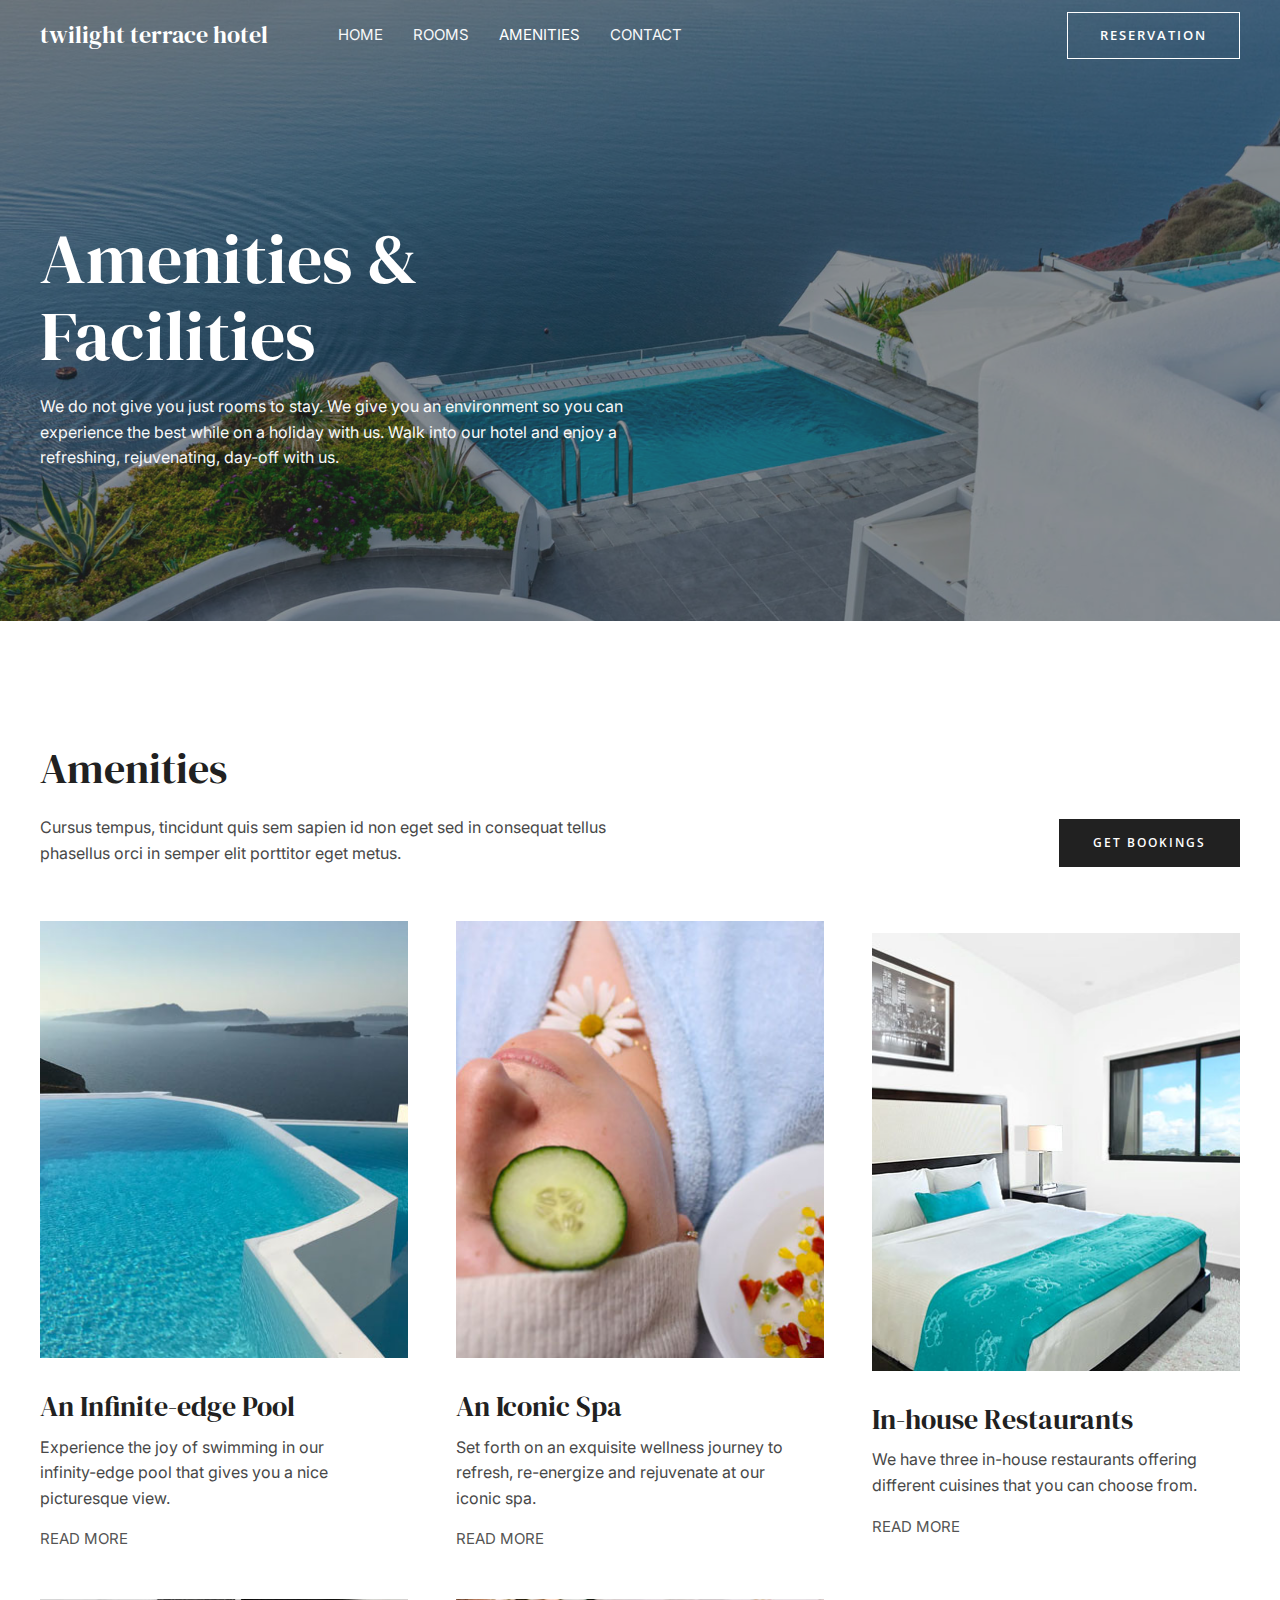
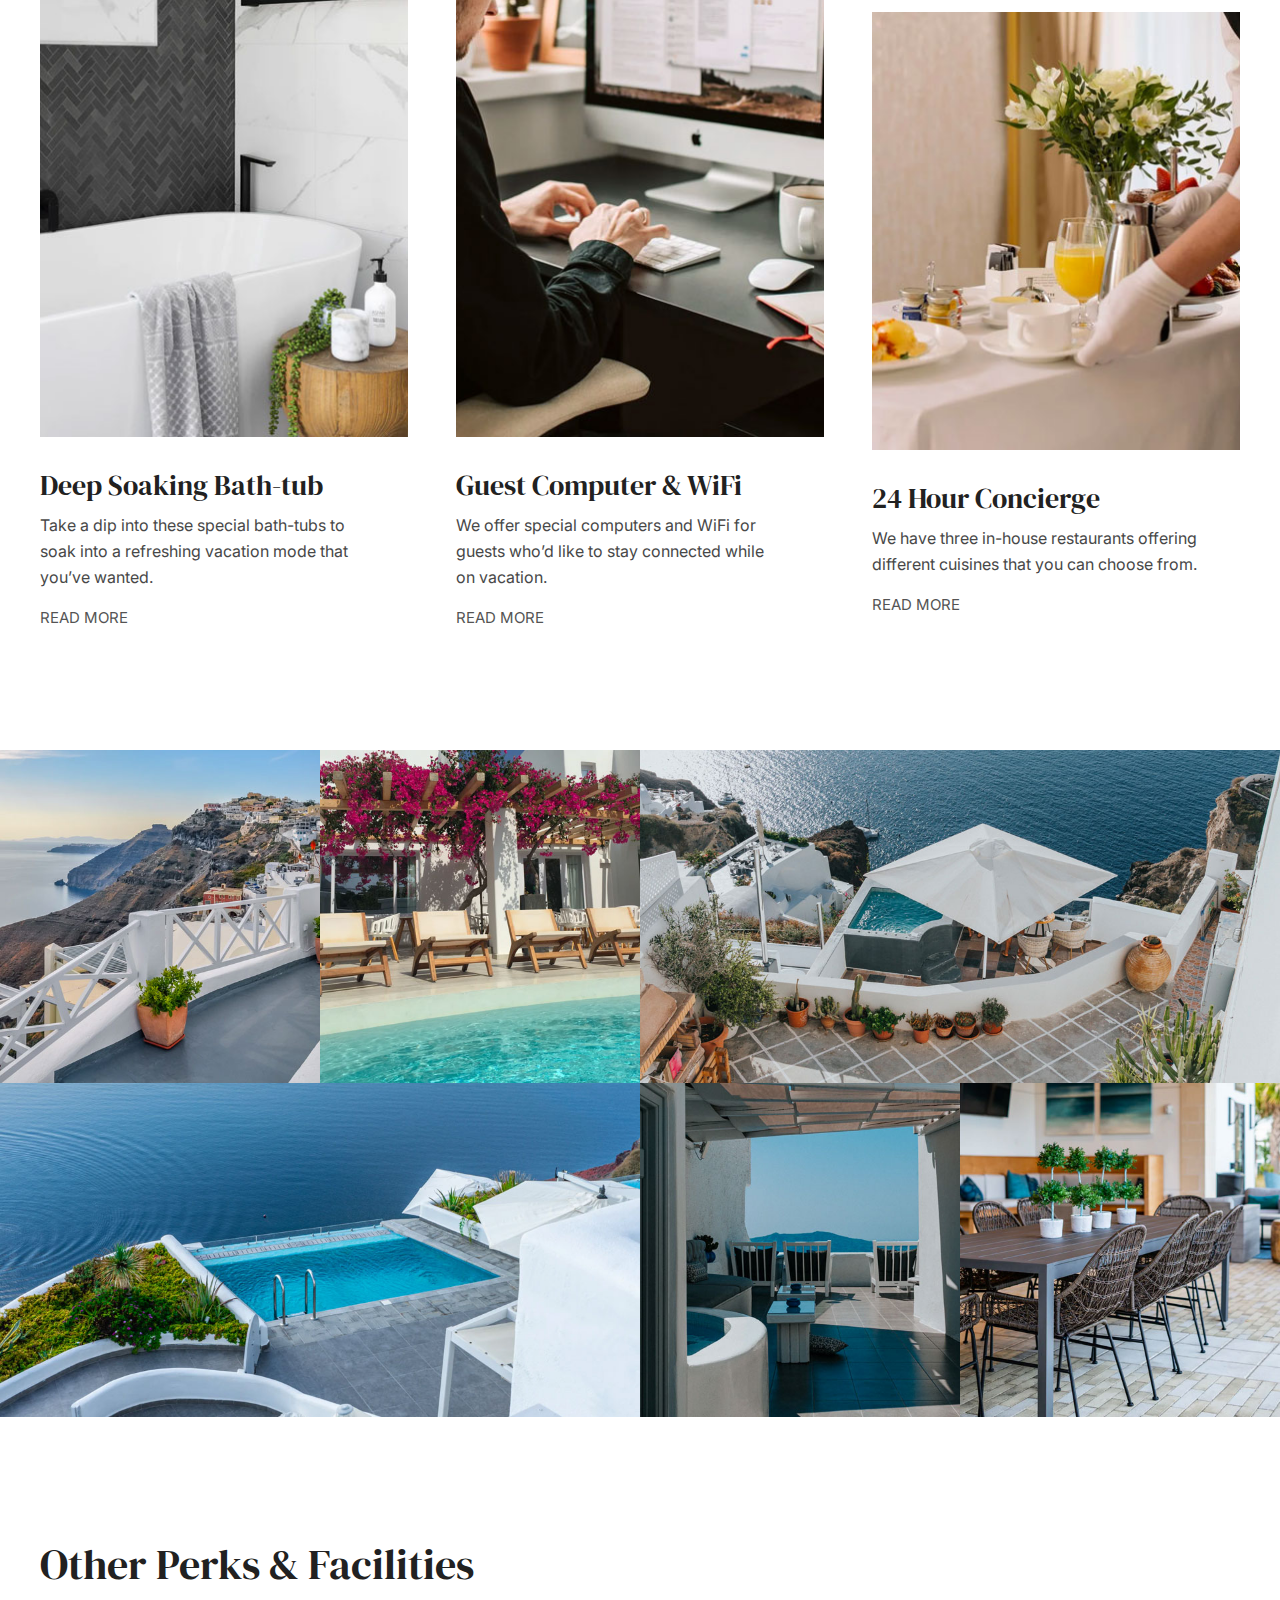
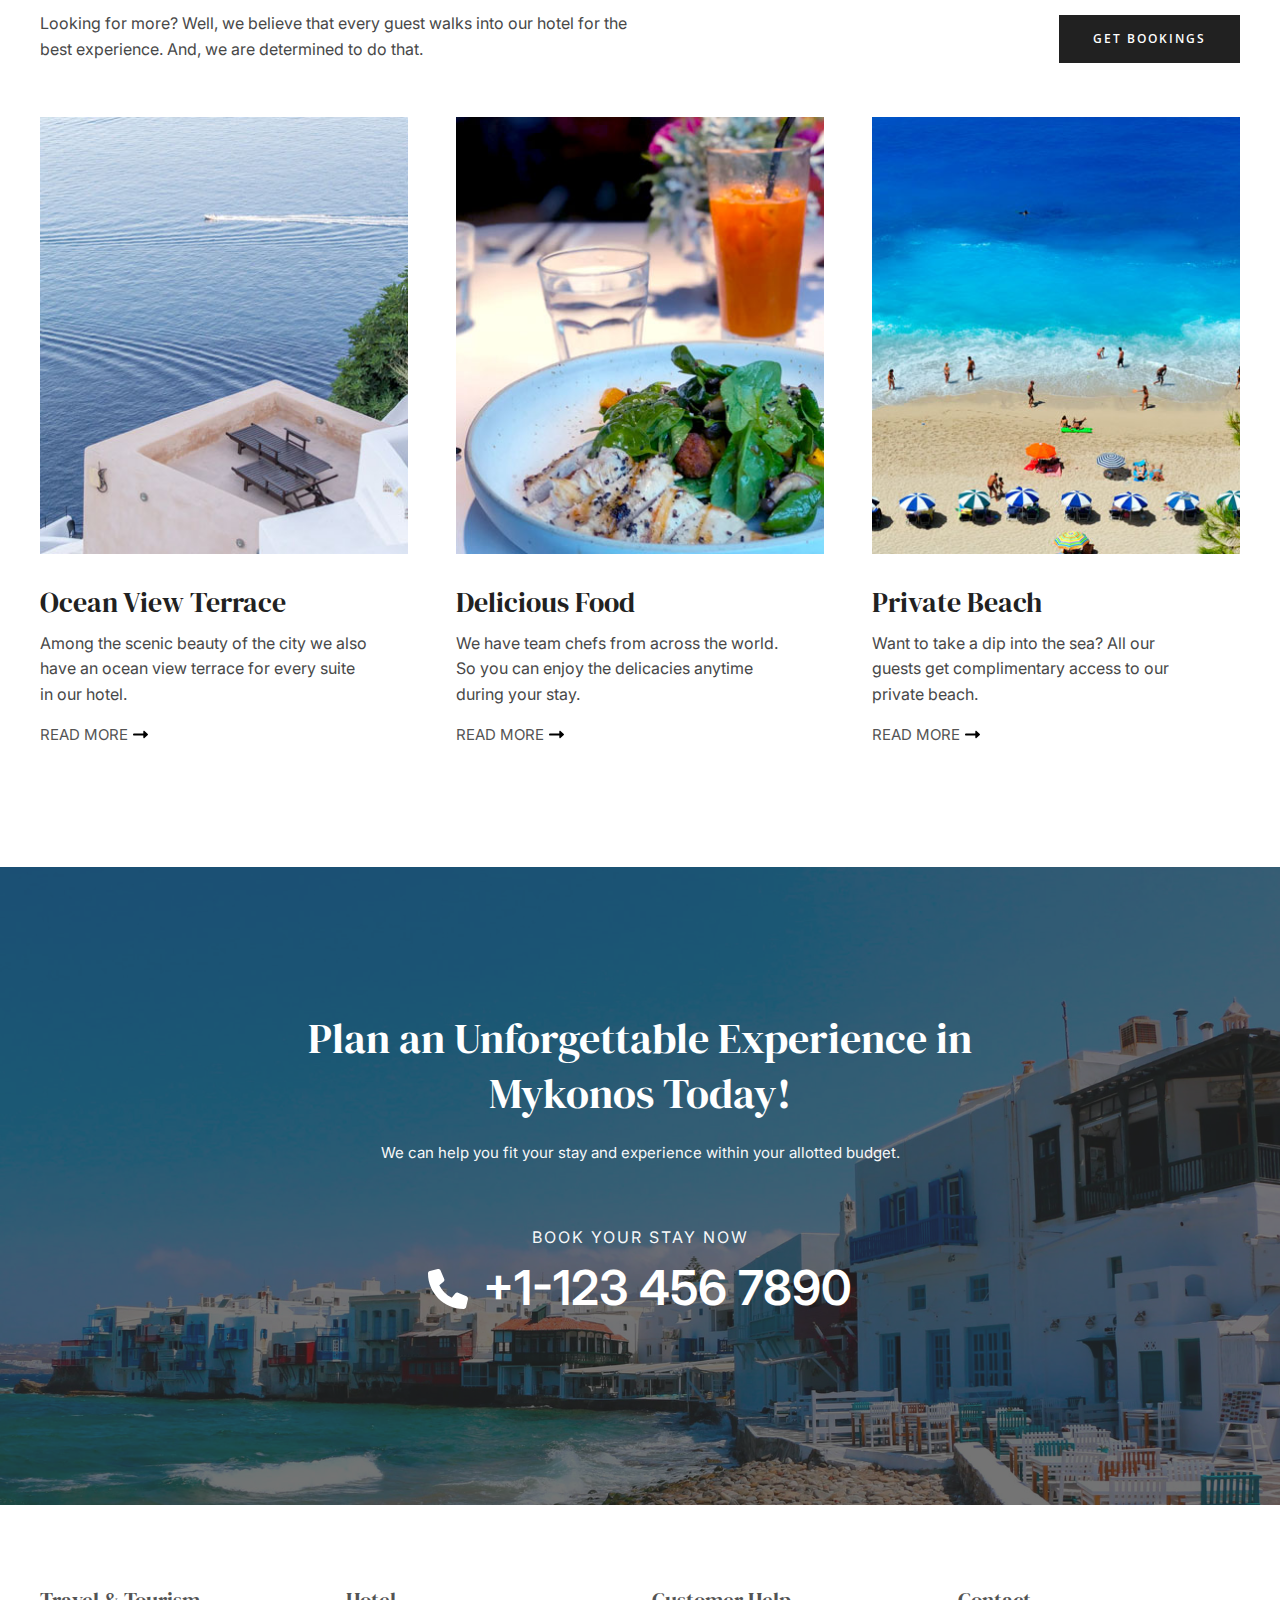
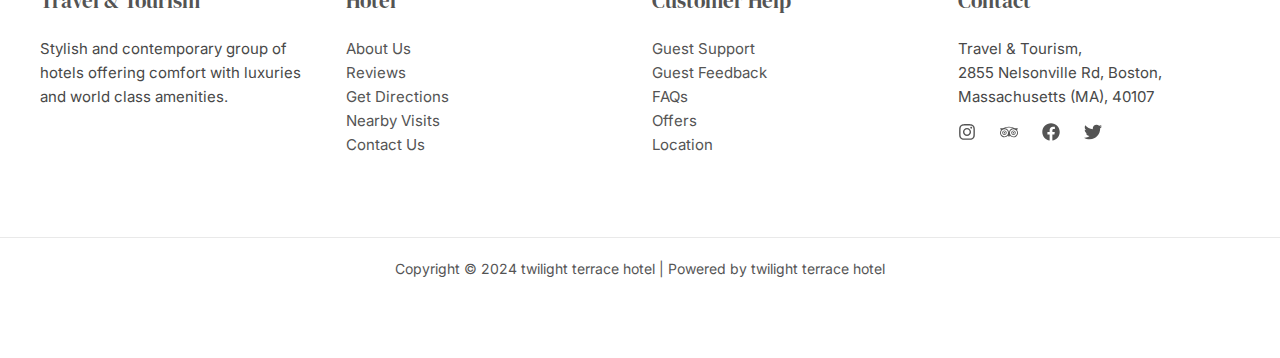
<file: amenities/index.html>
<!DOCTYPE html>
<html lang="en-US">
<head>
<meta charset="UTF-8">
<meta name="viewport" content="width=device-width, initial-scale=1">
	 <link rel="profile" href="https://gmpg.org/xfn/11"> 
	 <title>Amenities &#8211; twilight terrace hotel</title>
<meta name="robots" content="noindex, nofollow">
<link rel="dns-prefetch" href="//fonts.googleapis.com">
<link rel="alternate" type="application/rss+xml" title="twilight terrace hotel &raquo; Feed" href="https://baluyadav448.github.io/twilight-terrace-hotel/feed/">
<link rel="alternate" type="application/rss+xml" title="twilight terrace hotel &raquo; Comments Feed" href="https://baluyadav448.github.io/twilight-terrace-hotel/comments/feed/">
<script>
window._wpemojiSettings = {"baseUrl":"https:\/\/s.w.org\/images\/core\/emoji\/15.0.3\/72x72\/","ext":".png","svgUrl":"https:\/\/s.w.org\/images\/core\/emoji\/15.0.3\/svg\/","svgExt":".svg","source":{"concatemoji":"https:\/\/baluyadav448.github.io\/twilight-terrace-hotel\/wp-includes\/js\/wp-emoji-release.min.js?ver=6.5.2"}};
/*! This file is auto-generated */
!function(i,n){var o,s,e;function c(e){try{var t={supportTests:e,timestamp:(new Date).valueOf()};sessionStorage.setItem(o,JSON.stringify(t))}catch(e){}}function p(e,t,n){e.clearRect(0,0,e.canvas.width,e.canvas.height),e.fillText(t,0,0);var t=new Uint32Array(e.getImageData(0,0,e.canvas.width,e.canvas.height).data),r=(e.clearRect(0,0,e.canvas.width,e.canvas.height),e.fillText(n,0,0),new Uint32Array(e.getImageData(0,0,e.canvas.width,e.canvas.height).data));return t.every(function(e,t){return e===r[t]})}function u(e,t,n){switch(t){case"flag":return n(e,"🏳️‍⚧️","🏳️​⚧️")?!1:!n(e,"🇺🇳","🇺​🇳")&&!n(e,"🏴󠁧󠁢󠁥󠁮󠁧󠁿","🏴​󠁧​󠁢​󠁥​󠁮​󠁧​󠁿");case"emoji":return!n(e,"🐦‍⬛","🐦​⬛")}return!1}function f(e,t,n){var r="undefined"!=typeof WorkerGlobalScope&&self instanceof WorkerGlobalScope?new OffscreenCanvas(300,150):i.createElement("canvas"),a=r.getContext("2d",{willReadFrequently:!0}),o=(a.textBaseline="top",a.font="600 32px Arial",{});return e.forEach(function(e){o[e]=t(a,e,n)}),o}function t(e){var t=i.createElement("script");t.src=e,t.defer=!0,i.head.appendChild(t)}"undefined"!=typeof Promise&&(o="wpEmojiSettingsSupports",s=["flag","emoji"],n.supports={everything:!0,everythingExceptFlag:!0},e=new Promise(function(e){i.addEventListener("DOMContentLoaded",e,{once:!0})}),new Promise(function(t){var n=function(){try{var e=JSON.parse(sessionStorage.getItem(o));if("object"==typeof e&&"number"==typeof e.timestamp&&(new Date).valueOf()<e.timestamp+604800&&"object"==typeof e.supportTests)return e.supportTests}catch(e){}return null}();if(!n){if("undefined"!=typeof Worker&&"undefined"!=typeof OffscreenCanvas&&"undefined"!=typeof URL&&URL.createObjectURL&&"undefined"!=typeof Blob)try{var e="postMessage("+f.toString()+"("+[JSON.stringify(s),u.toString(),p.toString()].join(",")+"));",r=new Blob([e],{type:"text/javascript"}),a=new Worker(URL.createObjectURL(r),{name:"wpTestEmojiSupports"});return void(a.onmessage=function(e){c(n=e.data),a.terminate(),t(n)})}catch(e){}c(n=f(s,u,p))}t(n)}).then(function(e){for(var t in e)n.supports[t]=e[t],n.supports.everything=n.supports.everything&&n.supports[t],"flag"!==t&&(n.supports.everythingExceptFlag=n.supports.everythingExceptFlag&&n.supports[t]);n.supports.everythingExceptFlag=n.supports.everythingExceptFlag&&!n.supports.flag,n.DOMReady=!1,n.readyCallback=function(){n.DOMReady=!0}}).then(function(){return e}).then(function(){var e;n.supports.everything||(n.readyCallback(),(e=n.source||{}).concatemoji?t(e.concatemoji):e.wpemoji&&e.twemoji&&(t(e.twemoji),t(e.wpemoji)))}))}((window,document),window._wpemojiSettings);
</script>
<link rel="stylesheet" id="astra-theme-css-css" href="https://baluyadav448.github.io/twilight-terrace-hotel/wp-content/themes/astra/assets/css/minified/main.min.css?ver=4.6.11" media="all">
<style id="astra-theme-css-inline-css">:root{--ast-container-default-xlg-padding:6.67em;--ast-container-default-lg-padding:5.67em;--ast-container-default-slg-padding:4.34em;--ast-container-default-md-padding:3.34em;--ast-container-default-sm-padding:6.67em;--ast-container-default-xs-padding:2.4em;--ast-container-default-xxs-padding:1.4em;--ast-code-block-background:#EEEEEE;--ast-comment-inputs-background:#FAFAFA;--ast-normal-container-width:1200px;--ast-narrow-container-width:750px;--ast-blog-title-font-weight:normal;--ast-blog-meta-weight:inherit;}html{font-size:93.75%;}a,.page-title{color:var(--ast-global-color-3);}a:hover,a:focus{color:var(--ast-global-color-1);}body,button,input,select,textarea,.ast-button,.ast-custom-button{font-family:'Open Sans',sans-serif;font-weight:400;font-size:15px;font-size:1rem;line-height:var(--ast-body-line-height,1.5em);}blockquote{color:var(--ast-global-color-3);}p,.entry-content p{margin-bottom:2em;}h1,.entry-content h1,h2,.entry-content h2,h3,.entry-content h3,h4,.entry-content h4,h5,.entry-content h5,h6,.entry-content h6,.site-title,.site-title a{font-family:'DM Serif Display',serif;font-weight:400;}.site-title{font-size:24px;font-size:1.6rem;display:block;}.site-header .site-description{font-size:15px;font-size:1rem;display:none;}.entry-title{font-size:26px;font-size:1.7333333333333rem;}.archive .ast-article-post .ast-article-inner,.blog .ast-article-post .ast-article-inner,.archive .ast-article-post .ast-article-inner:hover,.blog .ast-article-post .ast-article-inner:hover{overflow:hidden;}h1,.entry-content h1{font-size:70px;font-size:4.6666666666667rem;font-family:'DM Serif Display',serif;line-height:1.1em;}h2,.entry-content h2{font-size:42px;font-size:2.8rem;font-family:'DM Serif Display',serif;line-height:1.3em;}h3,.entry-content h3{font-size:28px;font-size:1.8666666666667rem;font-family:'DM Serif Display',serif;line-height:1.3em;}h4,.entry-content h4{font-size:24px;font-size:1.6rem;line-height:1.2em;font-family:'DM Serif Display',serif;}h5,.entry-content h5{font-size:20px;font-size:1.3333333333333rem;line-height:1.2em;font-family:'DM Serif Display',serif;}h6,.entry-content h6{font-size:15px;font-size:1rem;line-height:1.25em;font-family:'DM Serif Display',serif;}::selection{background-color:var(--ast-global-color-0);color:#ffffff;}body,h1,.entry-title a,.entry-content h1,h2,.entry-content h2,h3,.entry-content h3,h4,.entry-content h4,h5,.entry-content h5,h6,.entry-content h6{color:var(--ast-global-color-3);}.tagcloud a:hover,.tagcloud a:focus,.tagcloud a.current-item{color:#ffffff;border-color:var(--ast-global-color-3);background-color:var(--ast-global-color-3);}input:focus,input[type="text"]:focus,input[type="email"]:focus,input[type="url"]:focus,input[type="password"]:focus,input[type="reset"]:focus,input[type="search"]:focus,textarea:focus{border-color:var(--ast-global-color-3);}input[type="radio"]:checked,input[type=reset],input[type="checkbox"]:checked,input[type="checkbox"]:hover:checked,input[type="checkbox"]:focus:checked,input[type=range]::-webkit-slider-thumb{border-color:var(--ast-global-color-3);background-color:var(--ast-global-color-3);box-shadow:none;}.site-footer a:hover + .post-count,.site-footer a:focus + .post-count{background:var(--ast-global-color-3);border-color:var(--ast-global-color-3);}.single .nav-links .nav-previous,.single .nav-links .nav-next{color:var(--ast-global-color-3);}.entry-meta,.entry-meta *{line-height:1.45;color:var(--ast-global-color-3);}.entry-meta a:not(.ast-button):hover,.entry-meta a:not(.ast-button):hover *,.entry-meta a:not(.ast-button):focus,.entry-meta a:not(.ast-button):focus *,.page-links > .page-link,.page-links .page-link:hover,.post-navigation a:hover{color:var(--ast-global-color-1);}#cat option,.secondary .calendar_wrap thead a,.secondary .calendar_wrap thead a:visited{color:var(--ast-global-color-3);}.secondary .calendar_wrap #today,.ast-progress-val span{background:var(--ast-global-color-3);}.secondary a:hover + .post-count,.secondary a:focus + .post-count{background:var(--ast-global-color-3);border-color:var(--ast-global-color-3);}.calendar_wrap #today > a{color:#ffffff;}.page-links .page-link,.single .post-navigation a{color:var(--ast-global-color-3);}.ast-search-menu-icon .search-form button.search-submit{padding:0 4px;}.ast-search-menu-icon form.search-form{padding-right:0;}.ast-search-menu-icon.slide-search input.search-field{width:0;}.ast-header-search .ast-search-menu-icon.ast-dropdown-active .search-form,.ast-header-search .ast-search-menu-icon.ast-dropdown-active .search-field:focus{transition:all 0.2s;}.search-form input.search-field:focus{outline:none;}.wp-block-latest-posts > li > a{color:var(--ast-global-color-2);}.widget-title,.widget .wp-block-heading{font-size:21px;font-size:1.4rem;color:var(--ast-global-color-3);}.ast-search-menu-icon.slide-search a:focus-visible:focus-visible,.astra-search-icon:focus-visible,#close:focus-visible,a:focus-visible,.ast-menu-toggle:focus-visible,.site .skip-link:focus-visible,.wp-block-loginout input:focus-visible,.wp-block-search.wp-block-search__button-inside .wp-block-search__inside-wrapper,.ast-header-navigation-arrow:focus-visible,.woocommerce .wc-proceed-to-checkout > .checkout-button:focus-visible,.woocommerce .woocommerce-MyAccount-navigation ul li a:focus-visible,.ast-orders-table__row .ast-orders-table__cell:focus-visible,.woocommerce .woocommerce-order-details .order-again > .button:focus-visible,.woocommerce .woocommerce-message a.button.wc-forward:focus-visible,.woocommerce #minus_qty:focus-visible,.woocommerce #plus_qty:focus-visible,a#ast-apply-coupon:focus-visible,.woocommerce .woocommerce-info a:focus-visible,.woocommerce .astra-shop-summary-wrap a:focus-visible,.woocommerce a.wc-forward:focus-visible,#ast-apply-coupon:focus-visible,.woocommerce-js .woocommerce-mini-cart-item a.remove:focus-visible,#close:focus-visible,.button.search-submit:focus-visible,#search_submit:focus,.normal-search:focus-visible{outline-style:dotted;outline-color:inherit;outline-width:thin;}input:focus,input[type="text"]:focus,input[type="email"]:focus,input[type="url"]:focus,input[type="password"]:focus,input[type="reset"]:focus,input[type="search"]:focus,input[type="number"]:focus,textarea:focus,.wp-block-search__input:focus,[data-section="section-header-mobile-trigger"] .ast-button-wrap .ast-mobile-menu-trigger-minimal:focus,.ast-mobile-popup-drawer.active .menu-toggle-close:focus,.woocommerce-ordering select.orderby:focus,#ast-scroll-top:focus,#coupon_code:focus,.woocommerce-page #comment:focus,.woocommerce #reviews #respond input#submit:focus,.woocommerce a.add_to_cart_button:focus,.woocommerce .button.single_add_to_cart_button:focus,.woocommerce .woocommerce-cart-form button:focus,.woocommerce .woocommerce-cart-form__cart-item .quantity .qty:focus,.woocommerce .woocommerce-billing-fields .woocommerce-billing-fields__field-wrapper .woocommerce-input-wrapper > .input-text:focus,.woocommerce #order_comments:focus,.woocommerce #place_order:focus,.woocommerce .woocommerce-address-fields .woocommerce-address-fields__field-wrapper .woocommerce-input-wrapper > .input-text:focus,.woocommerce .woocommerce-MyAccount-content form button:focus,.woocommerce .woocommerce-MyAccount-content .woocommerce-EditAccountForm .woocommerce-form-row .woocommerce-Input.input-text:focus,.woocommerce .ast-woocommerce-container .woocommerce-pagination ul.page-numbers li a:focus,body #content .woocommerce form .form-row .select2-container--default .select2-selection--single:focus,#ast-coupon-code:focus,.woocommerce.woocommerce-js .quantity input[type=number]:focus,.woocommerce-js .woocommerce-mini-cart-item .quantity input[type=number]:focus,.woocommerce p#ast-coupon-trigger:focus{border-style:dotted;border-color:inherit;border-width:thin;}input{outline:none;}.ast-logo-title-inline .site-logo-img{padding-right:1em;}body .ast-oembed-container *{position:absolute;top:0;width:100%;height:100%;left:0;}body .wp-block-embed-pocket-casts .ast-oembed-container *{position:unset;}.ast-single-post-featured-section + article {margin-top: 2em;}.site-content .ast-single-post-featured-section img {width: 100%;overflow: hidden;object-fit: cover;}.site > .ast-single-related-posts-container {margin-top: 0;}@media (min-width: 922px) {.ast-desktop .ast-container--narrow {max-width: var(--ast-narrow-container-width);margin: 0 auto;}}@media (max-width:921px){#ast-desktop-header{display:none;}}@media (min-width:922px){#ast-mobile-header{display:none;}}.wp-block-buttons.aligncenter{justify-content:center;}@media (max-width:921px){.ast-theme-transparent-header #primary,.ast-theme-transparent-header #secondary{padding:0;}}@media (max-width:921px){.ast-plain-container.ast-no-sidebar #primary{padding:0;}}.ast-plain-container.ast-no-sidebar #primary{margin-top:0;margin-bottom:0;}.wp-block-button.is-style-outline .wp-block-button__link{border-color:var(--ast-global-color-1);}div.wp-block-button.is-style-outline > .wp-block-button__link:not(.has-text-color),div.wp-block-button.wp-block-button__link.is-style-outline:not(.has-text-color){color:var(--ast-global-color-1);}.wp-block-button.is-style-outline .wp-block-button__link:hover,.wp-block-buttons .wp-block-button.is-style-outline .wp-block-button__link:focus,.wp-block-buttons .wp-block-button.is-style-outline > .wp-block-button__link:not(.has-text-color):hover,.wp-block-buttons .wp-block-button.wp-block-button__link.is-style-outline:not(.has-text-color):hover{color:var(--ast-global-color-5);background-color:var(--ast-global-color-3);border-color:var(--ast-global-color-3);}.post-page-numbers.current .page-link,.ast-pagination .page-numbers.current{color:#ffffff;border-color:var(--ast-global-color-0);background-color:var(--ast-global-color-0);}.wp-block-button.is-style-outline .wp-block-button__link.wp-element-button,.ast-outline-button{border-color:var(--ast-global-color-1);font-family:'Open Sans',sans-serif;font-weight:600;font-size:12px;font-size:0.8rem;line-height:1em;border-top-left-radius:0px;border-top-right-radius:0px;border-bottom-right-radius:0px;border-bottom-left-radius:0px;}.wp-block-buttons .wp-block-button.is-style-outline > .wp-block-button__link:not(.has-text-color),.wp-block-buttons .wp-block-button.wp-block-button__link.is-style-outline:not(.has-text-color),.ast-outline-button{color:var(--ast-global-color-1);}.wp-block-button.is-style-outline .wp-block-button__link:hover,.wp-block-buttons .wp-block-button.is-style-outline .wp-block-button__link:focus,.wp-block-buttons .wp-block-button.is-style-outline > .wp-block-button__link:not(.has-text-color):hover,.wp-block-buttons .wp-block-button.wp-block-button__link.is-style-outline:not(.has-text-color):hover,.ast-outline-button:hover,.ast-outline-button:focus,.wp-block-uagb-buttons-child .uagb-buttons-repeater.ast-outline-button:hover,.wp-block-uagb-buttons-child .uagb-buttons-repeater.ast-outline-button:focus{color:var(--ast-global-color-5);background-color:var(--ast-global-color-3);border-color:var(--ast-global-color-3);}.wp-block-button .wp-block-button__link.wp-element-button.is-style-outline:not(.has-background),.wp-block-button.is-style-outline>.wp-block-button__link.wp-element-button:not(.has-background),.ast-outline-button{background-color:var(--ast-global-color-1);}.entry-content[ast-blocks-layout] > figure{margin-bottom:1em;}@media (max-width:921px){.ast-separate-container #primary,.ast-separate-container #secondary{padding:1.5em 0;}#primary,#secondary{padding:1.5em 0;margin:0;}.ast-left-sidebar #content > .ast-container{display:flex;flex-direction:column-reverse;width:100%;}.ast-separate-container .ast-article-post,.ast-separate-container .ast-article-single{padding:1.5em 2.14em;}.ast-author-box img.avatar{margin:20px 0 0 0;}}@media (min-width:922px){.ast-separate-container.ast-right-sidebar #primary,.ast-separate-container.ast-left-sidebar #primary{border:0;}.search-no-results.ast-separate-container #primary{margin-bottom:4em;}}.wp-block-button .wp-block-button__link{color:var(--ast-global-color-5);}.wp-block-button .wp-block-button__link:hover,.wp-block-button .wp-block-button__link:focus{color:var(--ast-global-color-5);background-color:var(--ast-global-color-3);border-color:var(--ast-global-color-3);}.elementor-widget-heading h1.elementor-heading-title{line-height:1.1em;}.elementor-widget-heading h2.elementor-heading-title{line-height:1.3em;}.elementor-widget-heading h3.elementor-heading-title{line-height:1.3em;}.elementor-widget-heading h4.elementor-heading-title{line-height:1.2em;}.elementor-widget-heading h5.elementor-heading-title{line-height:1.2em;}.elementor-widget-heading h6.elementor-heading-title{line-height:1.25em;}.wp-block-button .wp-block-button__link,.wp-block-search .wp-block-search__button,body .wp-block-file .wp-block-file__button{border-style:solid;border-top-width:0px;border-right-width:0px;border-left-width:0px;border-bottom-width:0px;border-color:var(--ast-global-color-1);background-color:var(--ast-global-color-1);color:var(--ast-global-color-5);font-family:'Open Sans',sans-serif;font-weight:600;line-height:1em;text-transform:uppercase;letter-spacing:2px;font-size:12px;font-size:0.8rem;border-top-left-radius:0px;border-top-right-radius:0px;border-bottom-right-radius:0px;border-bottom-left-radius:0px;padding-top:18px;padding-right:34px;padding-bottom:18px;padding-left:34px;}@media (max-width:921px){.wp-block-button .wp-block-button__link,.wp-block-search .wp-block-search__button,body .wp-block-file .wp-block-file__button{padding-top:15px;padding-right:24px;padding-bottom:15px;padding-left:24px;}}@media (max-width:544px){.wp-block-button .wp-block-button__link,.wp-block-search .wp-block-search__button,body .wp-block-file .wp-block-file__button{padding-top:13px;padding-right:21px;padding-bottom:13px;padding-left:21px;}}.menu-toggle,button,.ast-button,.ast-custom-button,.button,input#submit,input[type="button"],input[type="submit"],input[type="reset"],form[CLASS*="wp-block-search__"].wp-block-search .wp-block-search__inside-wrapper .wp-block-search__button,body .wp-block-file .wp-block-file__button,.woocommerce-js a.button,.woocommerce button.button,.woocommerce .woocommerce-message a.button,.woocommerce #respond input#submit.alt,.woocommerce input.button.alt,.woocommerce input.button,.woocommerce input.button:disabled,.woocommerce input.button:disabled[disabled],.woocommerce input.button:disabled:hover,.woocommerce input.button:disabled[disabled]:hover,.woocommerce #respond input#submit,.woocommerce button.button.alt.disabled,.wc-block-grid__products .wc-block-grid__product .wp-block-button__link,.wc-block-grid__product-onsale,[CLASS*="wc-block"] button,.woocommerce-js .astra-cart-drawer .astra-cart-drawer-content .woocommerce-mini-cart__buttons .button:not(.checkout):not(.ast-continue-shopping),.woocommerce-js .astra-cart-drawer .astra-cart-drawer-content .woocommerce-mini-cart__buttons a.checkout,.woocommerce button.button.alt.disabled.wc-variation-selection-needed,[CLASS*="wc-block"] .wc-block-components-button{border-style:solid;border-top-width:0px;border-right-width:0px;border-left-width:0px;border-bottom-width:0px;color:var(--ast-global-color-5);border-color:var(--ast-global-color-1);background-color:var(--ast-global-color-1);padding-top:18px;padding-right:34px;padding-bottom:18px;padding-left:34px;font-family:'Open Sans',sans-serif;font-weight:600;font-size:12px;font-size:0.8rem;line-height:1em;text-transform:uppercase;letter-spacing:2px;border-top-left-radius:0px;border-top-right-radius:0px;border-bottom-right-radius:0px;border-bottom-left-radius:0px;}button:focus,.menu-toggle:hover,button:hover,.ast-button:hover,.ast-custom-button:hover .button:hover,.ast-custom-button:hover ,input[type=reset]:hover,input[type=reset]:focus,input#submit:hover,input#submit:focus,input[type="button"]:hover,input[type="button"]:focus,input[type="submit"]:hover,input[type="submit"]:focus,form[CLASS*="wp-block-search__"].wp-block-search .wp-block-search__inside-wrapper .wp-block-search__button:hover,form[CLASS*="wp-block-search__"].wp-block-search .wp-block-search__inside-wrapper .wp-block-search__button:focus,body .wp-block-file .wp-block-file__button:hover,body .wp-block-file .wp-block-file__button:focus,.woocommerce-js a.button:hover,.woocommerce button.button:hover,.woocommerce .woocommerce-message a.button:hover,.woocommerce #respond input#submit:hover,.woocommerce #respond input#submit.alt:hover,.woocommerce input.button.alt:hover,.woocommerce input.button:hover,.woocommerce button.button.alt.disabled:hover,.wc-block-grid__products .wc-block-grid__product .wp-block-button__link:hover,[CLASS*="wc-block"] button:hover,.woocommerce-js .astra-cart-drawer .astra-cart-drawer-content .woocommerce-mini-cart__buttons .button:not(.checkout):not(.ast-continue-shopping):hover,.woocommerce-js .astra-cart-drawer .astra-cart-drawer-content .woocommerce-mini-cart__buttons a.checkout:hover,.woocommerce button.button.alt.disabled.wc-variation-selection-needed:hover,[CLASS*="wc-block"] .wc-block-components-button:hover,[CLASS*="wc-block"] .wc-block-components-button:focus{color:var(--ast-global-color-5);background-color:var(--ast-global-color-3);border-color:var(--ast-global-color-3);}@media (max-width:921px){.menu-toggle,button,.ast-button,.ast-custom-button,.button,input#submit,input[type="button"],input[type="submit"],input[type="reset"],form[CLASS*="wp-block-search__"].wp-block-search .wp-block-search__inside-wrapper .wp-block-search__button,body .wp-block-file .wp-block-file__button,.woocommerce-js a.button,.woocommerce button.button,.woocommerce .woocommerce-message a.button,.woocommerce #respond input#submit.alt,.woocommerce input.button.alt,.woocommerce input.button,.woocommerce input.button:disabled,.woocommerce input.button:disabled[disabled],.woocommerce input.button:disabled:hover,.woocommerce input.button:disabled[disabled]:hover,.woocommerce #respond input#submit,.woocommerce button.button.alt.disabled,.wc-block-grid__products .wc-block-grid__product .wp-block-button__link,.wc-block-grid__product-onsale,[CLASS*="wc-block"] button,.woocommerce-js .astra-cart-drawer .astra-cart-drawer-content .woocommerce-mini-cart__buttons .button:not(.checkout):not(.ast-continue-shopping),.woocommerce-js .astra-cart-drawer .astra-cart-drawer-content .woocommerce-mini-cart__buttons a.checkout,.woocommerce button.button.alt.disabled.wc-variation-selection-needed,[CLASS*="wc-block"] .wc-block-components-button{padding-top:15px;padding-right:24px;padding-bottom:15px;padding-left:24px;}}@media (max-width:544px){.menu-toggle,button,.ast-button,.ast-custom-button,.button,input#submit,input[type="button"],input[type="submit"],input[type="reset"],form[CLASS*="wp-block-search__"].wp-block-search .wp-block-search__inside-wrapper .wp-block-search__button,body .wp-block-file .wp-block-file__button,.woocommerce-js a.button,.woocommerce button.button,.woocommerce .woocommerce-message a.button,.woocommerce #respond input#submit.alt,.woocommerce input.button.alt,.woocommerce input.button,.woocommerce input.button:disabled,.woocommerce input.button:disabled[disabled],.woocommerce input.button:disabled:hover,.woocommerce input.button:disabled[disabled]:hover,.woocommerce #respond input#submit,.woocommerce button.button.alt.disabled,.wc-block-grid__products .wc-block-grid__product .wp-block-button__link,.wc-block-grid__product-onsale,[CLASS*="wc-block"] button,.woocommerce-js .astra-cart-drawer .astra-cart-drawer-content .woocommerce-mini-cart__buttons .button:not(.checkout):not(.ast-continue-shopping),.woocommerce-js .astra-cart-drawer .astra-cart-drawer-content .woocommerce-mini-cart__buttons a.checkout,.woocommerce button.button.alt.disabled.wc-variation-selection-needed,[CLASS*="wc-block"] .wc-block-components-button{padding-top:13px;padding-right:21px;padding-bottom:13px;padding-left:21px;}}@media (max-width:921px){.ast-mobile-header-stack .main-header-bar .ast-search-menu-icon{display:inline-block;}.ast-header-break-point.ast-header-custom-item-outside .ast-mobile-header-stack .main-header-bar .ast-search-icon{margin:0;}.ast-comment-avatar-wrap img{max-width:2.5em;}.ast-comment-meta{padding:0 1.8888em 1.3333em;}.ast-separate-container .ast-comment-list li.depth-1{padding:1.5em 2.14em;}.ast-separate-container .comment-respond{padding:2em 2.14em;}}@media (min-width:544px){.ast-container{max-width:100%;}}@media (max-width:544px){.ast-separate-container .ast-article-post,.ast-separate-container .ast-article-single,.ast-separate-container .comments-title,.ast-separate-container .ast-archive-description{padding:1.5em 1em;}.ast-separate-container #content .ast-container{padding-left:0.54em;padding-right:0.54em;}.ast-separate-container .ast-comment-list .bypostauthor{padding:.5em;}.ast-search-menu-icon.ast-dropdown-active .search-field{width:170px;}}body,.ast-separate-container{background-color:var(--ast-global-color-4);;background-image:none;;}@media (max-width:921px){.site-title{display:block;}.site-header .site-description{display:none;}h1,.entry-content h1{font-size:60px;}h2,.entry-content h2{font-size:34px;}h3,.entry-content h3{font-size:28px;}h4,.entry-content h4{font-size:22px;font-size:1.4666666666667rem;}h5,.entry-content h5{font-size:18px;font-size:1.2rem;}h6,.entry-content h6{font-size:15px;font-size:1rem;}}@media (max-width:544px){.site-title{display:block;}.site-header .site-description{display:none;}h1,.entry-content h1{font-size:38px;}h2,.entry-content h2{font-size:28px;}h3,.entry-content h3{font-size:24px;}h4,.entry-content h4{font-size:22px;font-size:1.4666666666667rem;}h5,.entry-content h5{font-size:18px;font-size:1.2rem;}h6,.entry-content h6{font-size:14px;font-size:0.93333333333333rem;}}@media (max-width:921px){html{font-size:85.5%;}}@media (max-width:544px){html{font-size:85.5%;}}@media (min-width:922px){.ast-container{max-width:1240px;}}@media (min-width:922px){.site-content .ast-container{display:flex;}}@media (max-width:921px){.site-content .ast-container{flex-direction:column;}}@media (min-width:922px){.main-header-menu .sub-menu .menu-item.ast-left-align-sub-menu:hover > .sub-menu,.main-header-menu .sub-menu .menu-item.ast-left-align-sub-menu.focus > .sub-menu{margin-left:-0px;}}.ast-theme-transparent-header [data-section="section-header-mobile-trigger"] .ast-button-wrap .mobile-menu-toggle-icon .ast-mobile-svg{fill:#ffffff;}.ast-theme-transparent-header [data-section="section-header-mobile-trigger"] .ast-button-wrap .mobile-menu-wrap .mobile-menu{color:#ffffff;}.ast-theme-transparent-header [data-section="section-header-mobile-trigger"] .ast-button-wrap .ast-mobile-menu-trigger-minimal{background:transparent;}.site .comments-area{padding-bottom:3em;}.wp-block-file {display: flex;align-items: center;flex-wrap: wrap;justify-content: space-between;}.wp-block-pullquote {border: none;}.wp-block-pullquote blockquote::before {content: "\201D";font-family: "Helvetica",sans-serif;display: flex;transform: rotate( 180deg );font-size: 6rem;font-style: normal;line-height: 1;font-weight: bold;align-items: center;justify-content: center;}.has-text-align-right > blockquote::before {justify-content: flex-start;}.has-text-align-left > blockquote::before {justify-content: flex-end;}figure.wp-block-pullquote.is-style-solid-color blockquote {max-width: 100%;text-align: inherit;}html body {--wp--custom--ast-default-block-top-padding: 3em;--wp--custom--ast-default-block-right-padding: 3em;--wp--custom--ast-default-block-bottom-padding: 3em;--wp--custom--ast-default-block-left-padding: 3em;--wp--custom--ast-container-width: 1200px;--wp--custom--ast-content-width-size: 1200px;--wp--custom--ast-wide-width-size: calc(1200px + var(--wp--custom--ast-default-block-left-padding) + var(--wp--custom--ast-default-block-right-padding));}.ast-narrow-container {--wp--custom--ast-content-width-size: 750px;--wp--custom--ast-wide-width-size: 750px;}@media(max-width: 921px) {html body {--wp--custom--ast-default-block-top-padding: 3em;--wp--custom--ast-default-block-right-padding: 2em;--wp--custom--ast-default-block-bottom-padding: 3em;--wp--custom--ast-default-block-left-padding: 2em;}}@media(max-width: 544px) {html body {--wp--custom--ast-default-block-top-padding: 3em;--wp--custom--ast-default-block-right-padding: 1.5em;--wp--custom--ast-default-block-bottom-padding: 3em;--wp--custom--ast-default-block-left-padding: 1.5em;}}.entry-content > .wp-block-group,.entry-content > .wp-block-cover,.entry-content > .wp-block-columns {padding-top: var(--wp--custom--ast-default-block-top-padding);padding-right: var(--wp--custom--ast-default-block-right-padding);padding-bottom: var(--wp--custom--ast-default-block-bottom-padding);padding-left: var(--wp--custom--ast-default-block-left-padding);}.ast-plain-container.ast-no-sidebar .entry-content > .alignfull,.ast-page-builder-template .ast-no-sidebar .entry-content > .alignfull {margin-left: calc( -50vw + 50%);margin-right: calc( -50vw + 50%);max-width: 100vw;width: 100vw;}.ast-plain-container.ast-no-sidebar .entry-content .alignfull .alignfull,.ast-page-builder-template.ast-no-sidebar .entry-content .alignfull .alignfull,.ast-plain-container.ast-no-sidebar .entry-content .alignfull .alignwide,.ast-page-builder-template.ast-no-sidebar .entry-content .alignfull .alignwide,.ast-plain-container.ast-no-sidebar .entry-content .alignwide .alignfull,.ast-page-builder-template.ast-no-sidebar .entry-content .alignwide .alignfull,.ast-plain-container.ast-no-sidebar .entry-content .alignwide .alignwide,.ast-page-builder-template.ast-no-sidebar .entry-content .alignwide .alignwide,.ast-plain-container.ast-no-sidebar .entry-content .wp-block-column .alignfull,.ast-page-builder-template.ast-no-sidebar .entry-content .wp-block-column .alignfull,.ast-plain-container.ast-no-sidebar .entry-content .wp-block-column .alignwide,.ast-page-builder-template.ast-no-sidebar .entry-content .wp-block-column .alignwide {margin-left: auto;margin-right: auto;width: 100%;}[ast-blocks-layout] .wp-block-separator:not(.is-style-dots) {height: 0;}[ast-blocks-layout] .wp-block-separator {margin: 20px auto;}[ast-blocks-layout] .wp-block-separator:not(.is-style-wide):not(.is-style-dots) {max-width: 100px;}[ast-blocks-layout] .wp-block-separator.has-background {padding: 0;}.entry-content[ast-blocks-layout] > * {max-width: var(--wp--custom--ast-content-width-size);margin-left: auto;margin-right: auto;}.entry-content[ast-blocks-layout] > .alignwide {max-width: var(--wp--custom--ast-wide-width-size);}.entry-content[ast-blocks-layout] .alignfull {max-width: none;}.entry-content .wp-block-columns {margin-bottom: 0;}blockquote {margin: 1.5em;border-color: rgba(0,0,0,0.05);}.wp-block-quote:not(.has-text-align-right):not(.has-text-align-center) {border-left: 5px solid rgba(0,0,0,0.05);}.has-text-align-right > blockquote,blockquote.has-text-align-right {border-right: 5px solid rgba(0,0,0,0.05);}.has-text-align-left > blockquote,blockquote.has-text-align-left {border-left: 5px solid rgba(0,0,0,0.05);}.wp-block-site-tagline,.wp-block-latest-posts .read-more {margin-top: 15px;}.wp-block-loginout p label {display: block;}.wp-block-loginout p:not(.login-remember):not(.login-submit) input {width: 100%;}.wp-block-loginout input:focus {border-color: transparent;}.wp-block-loginout input:focus {outline: thin dotted;}.entry-content .wp-block-media-text .wp-block-media-text__content {padding: 0 0 0 8%;}.entry-content .wp-block-media-text.has-media-on-the-right .wp-block-media-text__content {padding: 0 8% 0 0;}.entry-content .wp-block-media-text.has-background .wp-block-media-text__content {padding: 8%;}.entry-content .wp-block-cover:not([class*="background-color"]) .wp-block-cover__inner-container,.entry-content .wp-block-cover:not([class*="background-color"]) .wp-block-cover-image-text,.entry-content .wp-block-cover:not([class*="background-color"]) .wp-block-cover-text,.entry-content .wp-block-cover-image:not([class*="background-color"]) .wp-block-cover__inner-container,.entry-content .wp-block-cover-image:not([class*="background-color"]) .wp-block-cover-image-text,.entry-content .wp-block-cover-image:not([class*="background-color"]) .wp-block-cover-text {color: var(--ast-global-color-5);}.wp-block-loginout .login-remember input {width: 1.1rem;height: 1.1rem;margin: 0 5px 4px 0;vertical-align: middle;}.wp-block-latest-posts > li > *:first-child,.wp-block-latest-posts:not(.is-grid) > li:first-child {margin-top: 0;}.wp-block-search__inside-wrapper .wp-block-search__input {padding: 0 10px;color: var(--ast-global-color-3);background: var(--ast-global-color-5);border-color: var(--ast-border-color);}.wp-block-latest-posts .read-more {margin-bottom: 1.5em;}.wp-block-search__no-button .wp-block-search__inside-wrapper .wp-block-search__input {padding-top: 5px;padding-bottom: 5px;}.wp-block-latest-posts .wp-block-latest-posts__post-date,.wp-block-latest-posts .wp-block-latest-posts__post-author {font-size: 1rem;}.wp-block-latest-posts > li > *,.wp-block-latest-posts:not(.is-grid) > li {margin-top: 12px;margin-bottom: 12px;}.ast-page-builder-template .entry-content[ast-blocks-layout] > *,.ast-page-builder-template .entry-content[ast-blocks-layout] > .alignfull > * {max-width: none;}.ast-page-builder-template .entry-content[ast-blocks-layout] > .alignwide > * {max-width: var(--wp--custom--ast-wide-width-size);}.ast-page-builder-template .entry-content[ast-blocks-layout] > .inherit-container-width > *,.ast-page-builder-template .entry-content[ast-blocks-layout] > * > *,.entry-content[ast-blocks-layout] > .wp-block-cover .wp-block-cover__inner-container {max-width: var(--wp--custom--ast-content-width-size);margin-left: auto;margin-right: auto;}.entry-content[ast-blocks-layout] .wp-block-cover:not(.alignleft):not(.alignright) {width: auto;}@media(max-width: 1200px) {.ast-separate-container .entry-content > .alignfull,.ast-separate-container .entry-content[ast-blocks-layout] > .alignwide,.ast-plain-container .entry-content[ast-blocks-layout] > .alignwide,.ast-plain-container .entry-content .alignfull {margin-left: calc(-1 * min(var(--ast-container-default-xlg-padding),20px)) ;margin-right: calc(-1 * min(var(--ast-container-default-xlg-padding),20px));}}@media(min-width: 1201px) {.ast-separate-container .entry-content > .alignfull {margin-left: calc(-1 * var(--ast-container-default-xlg-padding) );margin-right: calc(-1 * var(--ast-container-default-xlg-padding) );}.ast-separate-container .entry-content[ast-blocks-layout] > .alignwide,.ast-plain-container .entry-content[ast-blocks-layout] > .alignwide {margin-left: calc(-1 * var(--wp--custom--ast-default-block-left-padding) );margin-right: calc(-1 * var(--wp--custom--ast-default-block-right-padding) );}}@media(min-width: 921px) {.ast-separate-container .entry-content .wp-block-group.alignwide:not(.inherit-container-width) > :where(:not(.alignleft):not(.alignright)),.ast-plain-container .entry-content .wp-block-group.alignwide:not(.inherit-container-width) > :where(:not(.alignleft):not(.alignright)) {max-width: calc( var(--wp--custom--ast-content-width-size) + 80px );}.ast-plain-container.ast-right-sidebar .entry-content[ast-blocks-layout] .alignfull,.ast-plain-container.ast-left-sidebar .entry-content[ast-blocks-layout] .alignfull {margin-left: -60px;margin-right: -60px;}}@media(min-width: 544px) {.entry-content > .alignleft {margin-right: 20px;}.entry-content > .alignright {margin-left: 20px;}}@media (max-width:544px){.wp-block-columns .wp-block-column:not(:last-child){margin-bottom:20px;}.wp-block-latest-posts{margin:0;}}@media( max-width: 600px ) {.entry-content .wp-block-media-text .wp-block-media-text__content,.entry-content .wp-block-media-text.has-media-on-the-right .wp-block-media-text__content {padding: 8% 0 0;}.entry-content .wp-block-media-text.has-background .wp-block-media-text__content {padding: 8%;}}.ast-page-builder-template .entry-header {padding-left: 0;}.ast-narrow-container .site-content .wp-block-uagb-image--align-full .wp-block-uagb-image__figure {max-width: 100%;margin-left: auto;margin-right: auto;}:root .has-ast-global-color-0-color{color:var(--ast-global-color-0);}:root .has-ast-global-color-0-background-color{background-color:var(--ast-global-color-0);}:root .wp-block-button .has-ast-global-color-0-color{color:var(--ast-global-color-0);}:root .wp-block-button .has-ast-global-color-0-background-color{background-color:var(--ast-global-color-0);}:root .has-ast-global-color-1-color{color:var(--ast-global-color-1);}:root .has-ast-global-color-1-background-color{background-color:var(--ast-global-color-1);}:root .wp-block-button .has-ast-global-color-1-color{color:var(--ast-global-color-1);}:root .wp-block-button .has-ast-global-color-1-background-color{background-color:var(--ast-global-color-1);}:root .has-ast-global-color-2-color{color:var(--ast-global-color-2);}:root .has-ast-global-color-2-background-color{background-color:var(--ast-global-color-2);}:root .wp-block-button .has-ast-global-color-2-color{color:var(--ast-global-color-2);}:root .wp-block-button .has-ast-global-color-2-background-color{background-color:var(--ast-global-color-2);}:root .has-ast-global-color-3-color{color:var(--ast-global-color-3);}:root .has-ast-global-color-3-background-color{background-color:var(--ast-global-color-3);}:root .wp-block-button .has-ast-global-color-3-color{color:var(--ast-global-color-3);}:root .wp-block-button .has-ast-global-color-3-background-color{background-color:var(--ast-global-color-3);}:root .has-ast-global-color-4-color{color:var(--ast-global-color-4);}:root .has-ast-global-color-4-background-color{background-color:var(--ast-global-color-4);}:root .wp-block-button .has-ast-global-color-4-color{color:var(--ast-global-color-4);}:root .wp-block-button .has-ast-global-color-4-background-color{background-color:var(--ast-global-color-4);}:root .has-ast-global-color-5-color{color:var(--ast-global-color-5);}:root .has-ast-global-color-5-background-color{background-color:var(--ast-global-color-5);}:root .wp-block-button .has-ast-global-color-5-color{color:var(--ast-global-color-5);}:root .wp-block-button .has-ast-global-color-5-background-color{background-color:var(--ast-global-color-5);}:root .has-ast-global-color-6-color{color:var(--ast-global-color-6);}:root .has-ast-global-color-6-background-color{background-color:var(--ast-global-color-6);}:root .wp-block-button .has-ast-global-color-6-color{color:var(--ast-global-color-6);}:root .wp-block-button .has-ast-global-color-6-background-color{background-color:var(--ast-global-color-6);}:root .has-ast-global-color-7-color{color:var(--ast-global-color-7);}:root .has-ast-global-color-7-background-color{background-color:var(--ast-global-color-7);}:root .wp-block-button .has-ast-global-color-7-color{color:var(--ast-global-color-7);}:root .wp-block-button .has-ast-global-color-7-background-color{background-color:var(--ast-global-color-7);}:root .has-ast-global-color-8-color{color:var(--ast-global-color-8);}:root .has-ast-global-color-8-background-color{background-color:var(--ast-global-color-8);}:root .wp-block-button .has-ast-global-color-8-color{color:var(--ast-global-color-8);}:root .wp-block-button .has-ast-global-color-8-background-color{background-color:var(--ast-global-color-8);}:root{--ast-global-color-0:#212121;--ast-global-color-1:#212121;--ast-global-color-2:#212121;--ast-global-color-3:#545454;--ast-global-color-4:#f7f8f9;--ast-global-color-5:#ffffff;--ast-global-color-6:#243673;--ast-global-color-7:#2a2a2a;--ast-global-color-8:#BFD1FF;}:root {--ast-border-color : #dddddd;}.ast-single-entry-banner {-js-display: flex;display: flex;flex-direction: column;justify-content: center;text-align: center;position: relative;background: #eeeeee;}.ast-single-entry-banner[data-banner-layout="layout-1"] {max-width: 1200px;background: inherit;padding: 20px 0;}.ast-single-entry-banner[data-banner-width-type="custom"] {margin: 0 auto;width: 100%;}.ast-single-entry-banner + .site-content .entry-header {margin-bottom: 0;}.site .ast-author-avatar {--ast-author-avatar-size: ;}a.ast-underline-text {text-decoration: underline;}.ast-container > .ast-terms-link {position: relative;display: block;}a.ast-button.ast-badge-tax {padding: 4px 8px;border-radius: 3px;font-size: inherit;}header.entry-header > *:not(:last-child){margin-bottom:10px;}.ast-archive-entry-banner {-js-display: flex;display: flex;flex-direction: column;justify-content: center;text-align: center;position: relative;background: #eeeeee;}.ast-archive-entry-banner[data-banner-width-type="custom"] {margin: 0 auto;width: 100%;}.ast-archive-entry-banner[data-banner-layout="layout-1"] {background: inherit;padding: 20px 0;text-align: left;}body.archive .ast-archive-description{max-width:1200px;width:100%;text-align:left;padding-top:3em;padding-right:3em;padding-bottom:3em;padding-left:3em;}body.archive .ast-archive-description .ast-archive-title,body.archive .ast-archive-description .ast-archive-title *{font-size:40px;font-size:2.6666666666667rem;}body.archive .ast-archive-description > *:not(:last-child){margin-bottom:10px;}@media (max-width:921px){body.archive .ast-archive-description{text-align:left;}}@media (max-width:544px){body.archive .ast-archive-description{text-align:left;}}.ast-theme-transparent-header #masthead .site-logo-img .transparent-custom-logo .astra-logo-svg{width:150px;}.ast-theme-transparent-header #masthead .site-logo-img .transparent-custom-logo img{ max-width:150px;}@media (max-width:921px){.ast-theme-transparent-header #masthead .site-logo-img .transparent-custom-logo .astra-logo-svg{width:120px;}.ast-theme-transparent-header #masthead .site-logo-img .transparent-custom-logo img{ max-width:120px;}}@media (max-width:543px){.ast-theme-transparent-header #masthead .site-logo-img .transparent-custom-logo .astra-logo-svg{width:100px;}.ast-theme-transparent-header #masthead .site-logo-img .transparent-custom-logo img{ max-width:100px;}}@media (min-width:921px){.ast-theme-transparent-header #masthead{position:absolute;left:0;right:0;}.ast-theme-transparent-header .main-header-bar,.ast-theme-transparent-header.ast-header-break-point .main-header-bar{background:none;}body.elementor-editor-active.ast-theme-transparent-header #masthead,.fl-builder-edit .ast-theme-transparent-header #masthead,body.vc_editor.ast-theme-transparent-header #masthead,body.brz-ed.ast-theme-transparent-header #masthead{z-index:0;}.ast-header-break-point.ast-replace-site-logo-transparent.ast-theme-transparent-header .custom-mobile-logo-link{display:none;}.ast-header-break-point.ast-replace-site-logo-transparent.ast-theme-transparent-header .transparent-custom-logo{display:inline-block;}.ast-theme-transparent-header .ast-above-header,.ast-theme-transparent-header .ast-above-header.ast-above-header-bar{background-image:none;background-color:transparent;}.ast-theme-transparent-header .ast-below-header{background-image:none;background-color:transparent;}}.ast-theme-transparent-header .site-title a,.ast-theme-transparent-header .site-title a:focus,.ast-theme-transparent-header .site-title a:hover,.ast-theme-transparent-header .site-title a:visited{color:#ffffff;}.ast-theme-transparent-header .site-header .site-description{color:#ffffff;}.ast-theme-transparent-header .ast-builder-menu .main-header-menu,.ast-theme-transparent-header .ast-builder-menu .main-header-menu .menu-link,.ast-theme-transparent-header [CLASS*="ast-builder-menu-"] .main-header-menu .menu-item > .menu-link,.ast-theme-transparent-header .ast-masthead-custom-menu-items,.ast-theme-transparent-header .ast-masthead-custom-menu-items a,.ast-theme-transparent-header .ast-builder-menu .main-header-menu .menu-item > .ast-menu-toggle,.ast-theme-transparent-header .ast-builder-menu .main-header-menu .menu-item > .ast-menu-toggle,.ast-theme-transparent-header .ast-above-header-navigation a,.ast-header-break-point.ast-theme-transparent-header .ast-above-header-navigation a,.ast-header-break-point.ast-theme-transparent-header .ast-above-header-navigation > ul.ast-above-header-menu > .menu-item-has-children:not(.current-menu-item) > .ast-menu-toggle,.ast-theme-transparent-header .ast-below-header-menu,.ast-theme-transparent-header .ast-below-header-menu a,.ast-header-break-point.ast-theme-transparent-header .ast-below-header-menu a,.ast-header-break-point.ast-theme-transparent-header .ast-below-header-menu,.ast-theme-transparent-header .main-header-menu .menu-link{color:var(--ast-global-color-4);}.ast-theme-transparent-header .ast-builder-menu .main-header-menu .menu-item:hover > .menu-link,.ast-theme-transparent-header .ast-builder-menu .main-header-menu .menu-item:hover > .ast-menu-toggle,.ast-theme-transparent-header .ast-builder-menu .main-header-menu .ast-masthead-custom-menu-items a:hover,.ast-theme-transparent-header .ast-builder-menu .main-header-menu .focus > .menu-link,.ast-theme-transparent-header .ast-builder-menu .main-header-menu .focus > .ast-menu-toggle,.ast-theme-transparent-header .ast-builder-menu .main-header-menu .current-menu-item > .menu-link,.ast-theme-transparent-header .ast-builder-menu .main-header-menu .current-menu-ancestor > .menu-link,.ast-theme-transparent-header .ast-builder-menu .main-header-menu .current-menu-item > .ast-menu-toggle,.ast-theme-transparent-header .ast-builder-menu .main-header-menu .current-menu-ancestor > .ast-menu-toggle,.ast-theme-transparent-header [CLASS*="ast-builder-menu-"] .main-header-menu .current-menu-item > .menu-link,.ast-theme-transparent-header [CLASS*="ast-builder-menu-"] .main-header-menu .current-menu-ancestor > .menu-link,.ast-theme-transparent-header [CLASS*="ast-builder-menu-"] .main-header-menu .current-menu-item > .ast-menu-toggle,.ast-theme-transparent-header [CLASS*="ast-builder-menu-"] .main-header-menu .current-menu-ancestor > .ast-menu-toggle,.ast-theme-transparent-header .main-header-menu .menu-item:hover > .menu-link,.ast-theme-transparent-header .main-header-menu .current-menu-item > .menu-link,.ast-theme-transparent-header .main-header-menu .current-menu-ancestor > .menu-link{color:var(--ast-global-color-5);}.ast-theme-transparent-header .ast-builder-menu .main-header-menu .menu-item .sub-menu .menu-link,.ast-theme-transparent-header .main-header-menu .menu-item .sub-menu .menu-link{background-color:transparent;}@media (max-width:921px){.ast-theme-transparent-header #masthead{position:absolute;left:0;right:0;}.ast-theme-transparent-header .main-header-bar,.ast-theme-transparent-header.ast-header-break-point .main-header-bar{background:none;}body.elementor-editor-active.ast-theme-transparent-header #masthead,.fl-builder-edit .ast-theme-transparent-header #masthead,body.vc_editor.ast-theme-transparent-header #masthead,body.brz-ed.ast-theme-transparent-header #masthead{z-index:0;}.ast-header-break-point.ast-replace-site-logo-transparent.ast-theme-transparent-header .custom-mobile-logo-link{display:none;}.ast-header-break-point.ast-replace-site-logo-transparent.ast-theme-transparent-header .transparent-custom-logo{display:inline-block;}.ast-theme-transparent-header .ast-above-header,.ast-theme-transparent-header .ast-above-header.ast-above-header-bar{background-image:none;background-color:transparent;}.ast-theme-transparent-header .ast-below-header{background-image:none;background-color:transparent;}}@media (max-width:921px){.ast-theme-transparent-header .ast-builder-menu .main-header-menu,.ast-theme-transparent-header .ast-builder-menu .main-header-menu .menu-link,.ast-theme-transparent-header [CLASS*="ast-builder-menu-"] .main-header-menu .menu-item > .menu-link,.ast-theme-transparent-header .ast-masthead-custom-menu-items,.ast-theme-transparent-header .ast-masthead-custom-menu-items a,.ast-theme-transparent-header .ast-builder-menu .main-header-menu .menu-item > .ast-menu-toggle,.ast-theme-transparent-header .ast-builder-menu .main-header-menu .menu-item > .ast-menu-toggle,.ast-theme-transparent-header .main-header-menu .menu-link{color:var(--ast-global-color-3);}.ast-theme-transparent-header .ast-builder-menu .main-header-menu .menu-item:hover > .menu-link,.ast-theme-transparent-header .ast-builder-menu .main-header-menu .menu-item:hover > .ast-menu-toggle,.ast-theme-transparent-header .ast-builder-menu .main-header-menu .ast-masthead-custom-menu-items a:hover,.ast-theme-transparent-header .ast-builder-menu .main-header-menu .focus > .menu-link,.ast-theme-transparent-header .ast-builder-menu .main-header-menu .focus > .ast-menu-toggle,.ast-theme-transparent-header .ast-builder-menu .main-header-menu .current-menu-item > .menu-link,.ast-theme-transparent-header .ast-builder-menu .main-header-menu .current-menu-ancestor > .menu-link,.ast-theme-transparent-header .ast-builder-menu .main-header-menu .current-menu-item > .ast-menu-toggle,.ast-theme-transparent-header .ast-builder-menu .main-header-menu .current-menu-ancestor > .ast-menu-toggle,.ast-theme-transparent-header [CLASS*="ast-builder-menu-"] .main-header-menu .current-menu-item > .menu-link,.ast-theme-transparent-header [CLASS*="ast-builder-menu-"] .main-header-menu .current-menu-ancestor > .menu-link,.ast-theme-transparent-header [CLASS*="ast-builder-menu-"] .main-header-menu .current-menu-item > .ast-menu-toggle,.ast-theme-transparent-header [CLASS*="ast-builder-menu-"] .main-header-menu .current-menu-ancestor > .ast-menu-toggle,.ast-theme-transparent-header .main-header-menu .menu-item:hover > .menu-link,.ast-theme-transparent-header .main-header-menu .current-menu-item > .menu-link,.ast-theme-transparent-header .main-header-menu .current-menu-ancestor > .menu-link{color:var(--ast-global-color-2);}}.ast-theme-transparent-header #ast-desktop-header > [CLASS*="-header-wrap"]:nth-last-child(2) > [CLASS*="-header-bar"],.ast-theme-transparent-header.ast-header-break-point #ast-mobile-header > [CLASS*="-header-wrap"]:nth-last-child(2) > [CLASS*="-header-bar"]{border-bottom-width:0px;border-bottom-style:solid;}.ast-breadcrumbs .trail-browse,.ast-breadcrumbs .trail-items,.ast-breadcrumbs .trail-items li{display:inline-block;margin:0;padding:0;border:none;background:inherit;text-indent:0;text-decoration:none;}.ast-breadcrumbs .trail-browse{font-size:inherit;font-style:inherit;font-weight:inherit;color:inherit;}.ast-breadcrumbs .trail-items{list-style:none;}.trail-items li::after{padding:0 0.3em;content:"\00bb";}.trail-items li:last-of-type::after{display:none;}h1,.entry-content h1,h2,.entry-content h2,h3,.entry-content h3,h4,.entry-content h4,h5,.entry-content h5,h6,.entry-content h6{color:var(--ast-global-color-2);}@media (max-width:921px){.ast-builder-grid-row-container.ast-builder-grid-row-tablet-3-firstrow .ast-builder-grid-row > *:first-child,.ast-builder-grid-row-container.ast-builder-grid-row-tablet-3-lastrow .ast-builder-grid-row > *:last-child{grid-column:1 / -1;}}@media (max-width:544px){.ast-builder-grid-row-container.ast-builder-grid-row-mobile-3-firstrow .ast-builder-grid-row > *:first-child,.ast-builder-grid-row-container.ast-builder-grid-row-mobile-3-lastrow .ast-builder-grid-row > *:last-child{grid-column:1 / -1;}}.ast-builder-layout-element .ast-site-identity{margin-right:35px;}.ast-builder-layout-element[data-section="title_tagline"]{display:flex;}@media (max-width:921px){.ast-header-break-point .ast-builder-layout-element[data-section="title_tagline"]{display:flex;}}@media (max-width:544px){.ast-header-break-point .ast-builder-layout-element[data-section="title_tagline"]{display:flex;}}[data-section*="section-hb-button-"] .menu-link{display:none;}.ast-header-button-1[data-section*="section-hb-button-"] .ast-builder-button-wrap .ast-custom-button{font-size:13px;font-size:0.86666666666667rem;}.ast-header-button-1 .ast-custom-button{color:var(--ast-global-color-5);background:rgba(0,0,0,0);border-color:var(--ast-global-color-5);border-top-width:1px;border-bottom-width:1px;border-left-width:1px;border-right-width:1px;}.ast-header-button-1 .ast-custom-button:hover{color:var(--ast-global-color-1);background:var(--ast-global-color-5);border-color:var(--ast-global-color-5);}.ast-header-button-1[data-section*="section-hb-button-"] .ast-builder-button-wrap .ast-custom-button{padding-top:16px;padding-bottom:16px;padding-left:32px;padding-right:32px;}.ast-header-button-1[data-section="section-hb-button-1"]{display:flex;}@media (max-width:921px){.ast-header-break-point .ast-header-button-1[data-section="section-hb-button-1"]{display:flex;}}@media (max-width:544px){.ast-header-break-point .ast-header-button-1[data-section="section-hb-button-1"]{display:flex;}}.ast-builder-menu-1{font-family:inherit;font-weight:inherit;text-transform:uppercase;}.ast-builder-menu-1 .menu-item > .menu-link{font-size:-9223372036854775808px;font-size:-6.1489146912365E+17rem;}.ast-builder-menu-1 .sub-menu,.ast-builder-menu-1 .inline-on-mobile .sub-menu{border-top-width:2px;border-bottom-width:0px;border-right-width:0px;border-left-width:0px;border-color:var(--ast-global-color-0);border-style:solid;}.ast-builder-menu-1 .main-header-menu > .menu-item > .sub-menu,.ast-builder-menu-1 .main-header-menu > .menu-item > .astra-full-megamenu-wrapper{margin-top:0px;}.ast-desktop .ast-builder-menu-1 .main-header-menu > .menu-item > .sub-menu:before,.ast-desktop .ast-builder-menu-1 .main-header-menu > .menu-item > .astra-full-megamenu-wrapper:before{height:calc( 0px + 5px );}.ast-desktop .ast-builder-menu-1 .menu-item .sub-menu .menu-link{border-style:none;}@media (max-width:921px){.ast-header-break-point .ast-builder-menu-1 .menu-item.menu-item-has-children > .ast-menu-toggle{top:0;}.ast-builder-menu-1 .inline-on-mobile .menu-item.menu-item-has-children > .ast-menu-toggle{right:-15px;}.ast-builder-menu-1 .menu-item-has-children > .menu-link:after{content:unset;}.ast-builder-menu-1 .main-header-menu > .menu-item > .sub-menu,.ast-builder-menu-1 .main-header-menu > .menu-item > .astra-full-megamenu-wrapper{margin-top:0;}}@media (max-width:544px){.ast-header-break-point .ast-builder-menu-1 .menu-item.menu-item-has-children > .ast-menu-toggle{top:0;}.ast-builder-menu-1 .main-header-menu > .menu-item > .sub-menu,.ast-builder-menu-1 .main-header-menu > .menu-item > .astra-full-megamenu-wrapper{margin-top:0;}}.ast-builder-menu-1{display:flex;}@media (max-width:921px){.ast-header-break-point .ast-builder-menu-1{display:flex;}}@media (max-width:544px){.ast-header-break-point .ast-builder-menu-1{display:flex;}}.site-below-footer-wrap{padding-top:20px;padding-bottom:20px;}.site-below-footer-wrap[data-section="section-below-footer-builder"]{background-color:;;background-image:none;;min-height:80px;border-style:solid;border-width:0px;border-top-width:1px;border-top-color:#e9e9e9;}.site-below-footer-wrap[data-section="section-below-footer-builder"] .ast-builder-grid-row{max-width:1200px;min-height:80px;margin-left:auto;margin-right:auto;}.site-below-footer-wrap[data-section="section-below-footer-builder"] .ast-builder-grid-row,.site-below-footer-wrap[data-section="section-below-footer-builder"] .site-footer-section{align-items:flex-start;}.site-below-footer-wrap[data-section="section-below-footer-builder"].ast-footer-row-inline .site-footer-section{display:flex;margin-bottom:0;}.ast-builder-grid-row-full .ast-builder-grid-row{grid-template-columns:1fr;}@media (max-width:921px){.site-below-footer-wrap[data-section="section-below-footer-builder"].ast-footer-row-tablet-inline .site-footer-section{display:flex;margin-bottom:0;}.site-below-footer-wrap[data-section="section-below-footer-builder"].ast-footer-row-tablet-stack .site-footer-section{display:block;margin-bottom:10px;}.ast-builder-grid-row-container.ast-builder-grid-row-tablet-full .ast-builder-grid-row{grid-template-columns:1fr;}}@media (max-width:544px){.site-below-footer-wrap[data-section="section-below-footer-builder"].ast-footer-row-mobile-inline .site-footer-section{display:flex;margin-bottom:0;}.site-below-footer-wrap[data-section="section-below-footer-builder"].ast-footer-row-mobile-stack .site-footer-section{display:block;margin-bottom:10px;}.ast-builder-grid-row-container.ast-builder-grid-row-mobile-full .ast-builder-grid-row{grid-template-columns:1fr;}}.site-below-footer-wrap[data-section="section-below-footer-builder"]{padding-top:20px;padding-bottom:20px;padding-left:40px;padding-right:40px;}.site-below-footer-wrap[data-section="section-below-footer-builder"]{display:grid;}@media (max-width:921px){.ast-header-break-point .site-below-footer-wrap[data-section="section-below-footer-builder"]{display:grid;}}@media (max-width:544px){.ast-header-break-point .site-below-footer-wrap[data-section="section-below-footer-builder"]{display:grid;}}.ast-footer-copyright{text-align:center;}.ast-footer-copyright {color:var(--ast-global-color-3);}@media (max-width:921px){.ast-footer-copyright{text-align:center;}}@media (max-width:544px){.ast-footer-copyright{text-align:center;}}.ast-footer-copyright {font-size:14px;font-size:0.93333333333333rem;}.ast-footer-copyright.ast-builder-layout-element{display:flex;}@media (max-width:921px){.ast-header-break-point .ast-footer-copyright.ast-builder-layout-element{display:flex;}}@media (max-width:544px){.ast-header-break-point .ast-footer-copyright.ast-builder-layout-element{display:flex;}}.ast-social-stack-desktop .ast-builder-social-element,.ast-social-stack-tablet .ast-builder-social-element,.ast-social-stack-mobile .ast-builder-social-element {margin-top: 6px;margin-bottom: 6px;}.social-show-label-true .ast-builder-social-element {width: auto;padding: 0 0.4em;}[data-section^="section-fb-social-icons-"] .footer-social-inner-wrap {text-align: center;}.ast-footer-social-wrap {width: 100%;}.ast-footer-social-wrap .ast-builder-social-element:first-child {margin-left: 0;}.ast-footer-social-wrap .ast-builder-social-element:last-child {margin-right: 0;}.ast-header-social-wrap .ast-builder-social-element:first-child {margin-left: 0;}.ast-header-social-wrap .ast-builder-social-element:last-child {margin-right: 0;}.ast-builder-social-element {line-height: 1;color: #3a3a3a;background: transparent;vertical-align: middle;transition: all 0.01s;margin-left: 6px;margin-right: 6px;justify-content: center;align-items: center;}.ast-builder-social-element {line-height: 1;color: #3a3a3a;background: transparent;vertical-align: middle;transition: all 0.01s;margin-left: 6px;margin-right: 6px;justify-content: center;align-items: center;}.ast-builder-social-element .social-item-label {padding-left: 6px;}.ast-footer-social-1-wrap .ast-builder-social-element,.ast-footer-social-1-wrap .social-show-label-true .ast-builder-social-element{margin-left:12px;margin-right:12px;}.ast-footer-social-1-wrap .ast-builder-social-element svg{width:18px;height:18px;}.ast-footer-social-1-wrap .ast-social-color-type-custom svg{fill:var(--ast-global-color-3);}.ast-footer-social-1-wrap .ast-social-color-type-custom .ast-builder-social-element:hover{color:var(--ast-global-color-2);}.ast-footer-social-1-wrap .ast-social-color-type-custom .ast-builder-social-element:hover svg{fill:var(--ast-global-color-2);}.ast-footer-social-1-wrap .ast-social-color-type-custom .social-item-label{color:var(--ast-global-color-3);}.ast-footer-social-1-wrap .ast-builder-social-element:hover .social-item-label{color:var(--ast-global-color-2);}[data-section="section-fb-social-icons-1"] .footer-social-inner-wrap{text-align:left;}@media (max-width:921px){[data-section="section-fb-social-icons-1"] .footer-social-inner-wrap{text-align:center;}}@media (max-width:544px){[data-section="section-fb-social-icons-1"] .footer-social-inner-wrap{text-align:center;}}.ast-builder-layout-element[data-section="section-fb-social-icons-1"]{display:flex;}@media (max-width:921px){.ast-header-break-point .ast-builder-layout-element[data-section="section-fb-social-icons-1"]{display:flex;}}@media (max-width:544px){.ast-header-break-point .ast-builder-layout-element[data-section="section-fb-social-icons-1"]{display:flex;}}.site-footer{background-color:var(--ast-global-color-5);;background-image:none;;}.site-primary-footer-wrap{padding-top:45px;padding-bottom:45px;}.site-primary-footer-wrap[data-section="section-primary-footer-builder"]{background-color:;;background-image:none;;}.site-primary-footer-wrap[data-section="section-primary-footer-builder"] .ast-builder-grid-row{grid-column-gap:24px;max-width:1200px;margin-left:auto;margin-right:auto;}.site-primary-footer-wrap[data-section="section-primary-footer-builder"] .ast-builder-grid-row,.site-primary-footer-wrap[data-section="section-primary-footer-builder"] .site-footer-section{align-items:flex-start;}.site-primary-footer-wrap[data-section="section-primary-footer-builder"].ast-footer-row-inline .site-footer-section{display:flex;margin-bottom:0;}.ast-builder-grid-row-4-equal .ast-builder-grid-row{grid-template-columns:repeat( 4,1fr );}@media (max-width:921px){.site-primary-footer-wrap[data-section="section-primary-footer-builder"].ast-footer-row-tablet-inline .site-footer-section{display:flex;margin-bottom:0;}.site-primary-footer-wrap[data-section="section-primary-footer-builder"].ast-footer-row-tablet-stack .site-footer-section{display:block;margin-bottom:10px;}.ast-builder-grid-row-container.ast-builder-grid-row-tablet-2-equal .ast-builder-grid-row{grid-template-columns:repeat( 2,1fr );}}@media (max-width:544px){.site-primary-footer-wrap[data-section="section-primary-footer-builder"].ast-footer-row-mobile-inline .site-footer-section{display:flex;margin-bottom:0;}.site-primary-footer-wrap[data-section="section-primary-footer-builder"].ast-footer-row-mobile-stack .site-footer-section{display:block;margin-bottom:10px;}.ast-builder-grid-row-container.ast-builder-grid-row-mobile-full .ast-builder-grid-row{grid-template-columns:1fr;}}.site-primary-footer-wrap[data-section="section-primary-footer-builder"]{padding-top:80px;padding-bottom:80px;padding-left:40px;padding-right:40px;}.site-primary-footer-wrap[data-section="section-primary-footer-builder"]{display:grid;}@media (max-width:921px){.ast-header-break-point .site-primary-footer-wrap[data-section="section-primary-footer-builder"]{display:grid;}}@media (max-width:544px){.ast-header-break-point .site-primary-footer-wrap[data-section="section-primary-footer-builder"]{display:grid;}}.footer-widget-area[data-section="sidebar-widgets-footer-widget-1"].footer-widget-area-inner{text-align:left;}@media (max-width:921px){.footer-widget-area[data-section="sidebar-widgets-footer-widget-1"].footer-widget-area-inner{text-align:center;}}@media (max-width:544px){.footer-widget-area[data-section="sidebar-widgets-footer-widget-1"].footer-widget-area-inner{text-align:center;}}.footer-widget-area[data-section="sidebar-widgets-footer-widget-2"].footer-widget-area-inner{text-align:left;}@media (max-width:921px){.footer-widget-area[data-section="sidebar-widgets-footer-widget-2"].footer-widget-area-inner{text-align:center;}}@media (max-width:544px){.footer-widget-area[data-section="sidebar-widgets-footer-widget-2"].footer-widget-area-inner{text-align:center;}}.footer-widget-area[data-section="sidebar-widgets-footer-widget-3"].footer-widget-area-inner{text-align:left;}@media (max-width:921px){.footer-widget-area[data-section="sidebar-widgets-footer-widget-3"].footer-widget-area-inner{text-align:center;}}@media (max-width:544px){.footer-widget-area[data-section="sidebar-widgets-footer-widget-3"].footer-widget-area-inner{text-align:center;}}.footer-widget-area[data-section="sidebar-widgets-footer-widget-4"].footer-widget-area-inner{text-align:left;}@media (max-width:921px){.footer-widget-area[data-section="sidebar-widgets-footer-widget-4"].footer-widget-area-inner{text-align:center;}}@media (max-width:544px){.footer-widget-area[data-section="sidebar-widgets-footer-widget-4"].footer-widget-area-inner{text-align:center;}}.footer-widget-area[data-section="sidebar-widgets-footer-widget-1"]{display:block;}@media (max-width:921px){.ast-header-break-point .footer-widget-area[data-section="sidebar-widgets-footer-widget-1"]{display:block;}}@media (max-width:544px){.ast-header-break-point .footer-widget-area[data-section="sidebar-widgets-footer-widget-1"]{display:block;}}.footer-widget-area[data-section="sidebar-widgets-footer-widget-2"]{display:block;}@media (max-width:921px){.ast-header-break-point .footer-widget-area[data-section="sidebar-widgets-footer-widget-2"]{display:block;}}@media (max-width:544px){.ast-header-break-point .footer-widget-area[data-section="sidebar-widgets-footer-widget-2"]{display:block;}}.footer-widget-area[data-section="sidebar-widgets-footer-widget-3"]{display:block;}@media (max-width:921px){.ast-header-break-point .footer-widget-area[data-section="sidebar-widgets-footer-widget-3"]{display:block;}}@media (max-width:544px){.ast-header-break-point .footer-widget-area[data-section="sidebar-widgets-footer-widget-3"]{display:block;}}.footer-widget-area[data-section="sidebar-widgets-footer-widget-4"]{display:block;}@media (max-width:921px){.ast-header-break-point .footer-widget-area[data-section="sidebar-widgets-footer-widget-4"]{display:block;}}@media (max-width:544px){.ast-header-break-point .footer-widget-area[data-section="sidebar-widgets-footer-widget-4"]{display:block;}}.elementor-posts-container [CLASS*="ast-width-"]{width:100%;}.elementor-template-full-width .ast-container{display:block;}.elementor-screen-only,.screen-reader-text,.screen-reader-text span,.ui-helper-hidden-accessible{top:0 !important;}@media (max-width:544px){.elementor-element .elementor-wc-products .woocommerce[class*="columns-"] ul.products li.product{width:auto;margin:0;}.elementor-element .woocommerce .woocommerce-result-count{float:none;}}.ast-header-break-point .main-header-bar{border-bottom-width:1px;}@media (min-width:922px){.main-header-bar{border-bottom-width:1px;}}.main-header-menu .menu-item, #astra-footer-menu .menu-item, .main-header-bar .ast-masthead-custom-menu-items{-js-display:flex;display:flex;-webkit-box-pack:center;-webkit-justify-content:center;-moz-box-pack:center;-ms-flex-pack:center;justify-content:center;-webkit-box-orient:vertical;-webkit-box-direction:normal;-webkit-flex-direction:column;-moz-box-orient:vertical;-moz-box-direction:normal;-ms-flex-direction:column;flex-direction:column;}.main-header-menu > .menu-item > .menu-link, #astra-footer-menu > .menu-item > .menu-link{height:100%;-webkit-box-align:center;-webkit-align-items:center;-moz-box-align:center;-ms-flex-align:center;align-items:center;-js-display:flex;display:flex;}.ast-header-break-point .main-navigation ul .menu-item .menu-link .icon-arrow:first-of-type svg{top:.2em;margin-top:0px;margin-left:0px;width:.65em;transform:translate(0, -2px) rotateZ(270deg);}.ast-mobile-popup-content .ast-submenu-expanded > .ast-menu-toggle{transform:rotateX(180deg);overflow-y:auto;}@media (min-width:922px){.ast-builder-menu .main-navigation > ul > li:last-child a{margin-right:0;}}.ast-separate-container .ast-article-inner{background-color:transparent;background-image:none;}.ast-separate-container .ast-article-post{background-color:var(--ast-global-color-5);;background-image:none;;}@media (max-width:921px){.ast-separate-container .ast-article-post{background-color:var(--ast-global-color-5);;background-image:none;;}}@media (max-width:544px){.ast-separate-container .ast-article-post{background-color:var(--ast-global-color-5);;background-image:none;;}}.ast-separate-container .ast-article-single:not(.ast-related-post), .woocommerce.ast-separate-container .ast-woocommerce-container, .ast-separate-container .error-404, .ast-separate-container .no-results, .single.ast-separate-container  .ast-author-meta, .ast-separate-container .related-posts-title-wrapper,.ast-separate-container .comments-count-wrapper, .ast-box-layout.ast-plain-container .site-content,.ast-padded-layout.ast-plain-container .site-content, .ast-separate-container .ast-archive-description, .ast-separate-container .comments-area .comment-respond, .ast-separate-container .comments-area .ast-comment-list li, .ast-separate-container .comments-area .comments-title{background-color:var(--ast-global-color-5);;background-image:none;;}@media (max-width:921px){.ast-separate-container .ast-article-single:not(.ast-related-post), .woocommerce.ast-separate-container .ast-woocommerce-container, .ast-separate-container .error-404, .ast-separate-container .no-results, .single.ast-separate-container  .ast-author-meta, .ast-separate-container .related-posts-title-wrapper,.ast-separate-container .comments-count-wrapper, .ast-box-layout.ast-plain-container .site-content,.ast-padded-layout.ast-plain-container .site-content, .ast-separate-container .ast-archive-description{background-color:var(--ast-global-color-5);;background-image:none;;}}@media (max-width:544px){.ast-separate-container .ast-article-single:not(.ast-related-post), .woocommerce.ast-separate-container .ast-woocommerce-container, .ast-separate-container .error-404, .ast-separate-container .no-results, .single.ast-separate-container  .ast-author-meta, .ast-separate-container .related-posts-title-wrapper,.ast-separate-container .comments-count-wrapper, .ast-box-layout.ast-plain-container .site-content,.ast-padded-layout.ast-plain-container .site-content, .ast-separate-container .ast-archive-description{background-color:var(--ast-global-color-5);;background-image:none;;}}.ast-separate-container.ast-two-container #secondary .widget{background-color:var(--ast-global-color-5);;background-image:none;;}@media (max-width:921px){.ast-separate-container.ast-two-container #secondary .widget{background-color:var(--ast-global-color-5);;background-image:none;;}}@media (max-width:544px){.ast-separate-container.ast-two-container #secondary .widget{background-color:var(--ast-global-color-5);;background-image:none;;}}.ast-mobile-header-content > *,.ast-desktop-header-content > * {padding: 10px 0;height: auto;}.ast-mobile-header-content > *:first-child,.ast-desktop-header-content > *:first-child {padding-top: 10px;}.ast-mobile-header-content > .ast-builder-menu,.ast-desktop-header-content > .ast-builder-menu {padding-top: 0;}.ast-mobile-header-content > *:last-child,.ast-desktop-header-content > *:last-child {padding-bottom: 0;}.ast-mobile-header-content .ast-search-menu-icon.ast-inline-search label,.ast-desktop-header-content .ast-search-menu-icon.ast-inline-search label {width: 100%;}.ast-desktop-header-content .main-header-bar-navigation .ast-submenu-expanded > .ast-menu-toggle::before {transform: rotateX(180deg);}#ast-desktop-header .ast-desktop-header-content,.ast-mobile-header-content .ast-search-icon,.ast-desktop-header-content .ast-search-icon,.ast-mobile-header-wrap .ast-mobile-header-content,.ast-main-header-nav-open.ast-popup-nav-open .ast-mobile-header-wrap .ast-mobile-header-content,.ast-main-header-nav-open.ast-popup-nav-open .ast-desktop-header-content {display: none;}.ast-main-header-nav-open.ast-header-break-point #ast-desktop-header .ast-desktop-header-content,.ast-main-header-nav-open.ast-header-break-point .ast-mobile-header-wrap .ast-mobile-header-content {display: block;}.ast-desktop .ast-desktop-header-content .astra-menu-animation-slide-up > .menu-item > .sub-menu,.ast-desktop .ast-desktop-header-content .astra-menu-animation-slide-up > .menu-item .menu-item > .sub-menu,.ast-desktop .ast-desktop-header-content .astra-menu-animation-slide-down > .menu-item > .sub-menu,.ast-desktop .ast-desktop-header-content .astra-menu-animation-slide-down > .menu-item .menu-item > .sub-menu,.ast-desktop .ast-desktop-header-content .astra-menu-animation-fade > .menu-item > .sub-menu,.ast-desktop .ast-desktop-header-content .astra-menu-animation-fade > .menu-item .menu-item > .sub-menu {opacity: 1;visibility: visible;}.ast-hfb-header.ast-default-menu-enable.ast-header-break-point .ast-mobile-header-wrap .ast-mobile-header-content .main-header-bar-navigation {width: unset;margin: unset;}.ast-mobile-header-content.content-align-flex-end .main-header-bar-navigation .menu-item-has-children > .ast-menu-toggle,.ast-desktop-header-content.content-align-flex-end .main-header-bar-navigation .menu-item-has-children > .ast-menu-toggle {left: calc( 20px - 0.907em);right: auto;}.ast-mobile-header-content .ast-search-menu-icon,.ast-mobile-header-content .ast-search-menu-icon.slide-search,.ast-desktop-header-content .ast-search-menu-icon,.ast-desktop-header-content .ast-search-menu-icon.slide-search {width: 100%;position: relative;display: block;right: auto;transform: none;}.ast-mobile-header-content .ast-search-menu-icon.slide-search .search-form,.ast-mobile-header-content .ast-search-menu-icon .search-form,.ast-desktop-header-content .ast-search-menu-icon.slide-search .search-form,.ast-desktop-header-content .ast-search-menu-icon .search-form {right: 0;visibility: visible;opacity: 1;position: relative;top: auto;transform: none;padding: 0;display: block;overflow: hidden;}.ast-mobile-header-content .ast-search-menu-icon.ast-inline-search .search-field,.ast-mobile-header-content .ast-search-menu-icon .search-field,.ast-desktop-header-content .ast-search-menu-icon.ast-inline-search .search-field,.ast-desktop-header-content .ast-search-menu-icon .search-field {width: 100%;padding-right: 5.5em;}.ast-mobile-header-content .ast-search-menu-icon .search-submit,.ast-desktop-header-content .ast-search-menu-icon .search-submit {display: block;position: absolute;height: 100%;top: 0;right: 0;padding: 0 1em;border-radius: 0;}.ast-hfb-header.ast-default-menu-enable.ast-header-break-point .ast-mobile-header-wrap .ast-mobile-header-content .main-header-bar-navigation ul .sub-menu .menu-link {padding-left: 30px;}.ast-hfb-header.ast-default-menu-enable.ast-header-break-point .ast-mobile-header-wrap .ast-mobile-header-content .main-header-bar-navigation .sub-menu .menu-item .menu-item .menu-link {padding-left: 40px;}.ast-mobile-popup-drawer.active .ast-mobile-popup-inner{background-color:#ffffff;;}.ast-mobile-header-wrap .ast-mobile-header-content, .ast-desktop-header-content{background-color:#ffffff;;}.ast-mobile-popup-content > *, .ast-mobile-header-content > *, .ast-desktop-popup-content > *, .ast-desktop-header-content > *{padding-top:0px;padding-bottom:0px;}.content-align-flex-start .ast-builder-layout-element{justify-content:flex-start;}.content-align-flex-start .main-header-menu{text-align:left;}.ast-mobile-popup-drawer.active .menu-toggle-close{color:#3a3a3a;}.ast-mobile-header-wrap .ast-primary-header-bar,.ast-primary-header-bar .site-primary-header-wrap{min-height:70px;}.ast-desktop .ast-primary-header-bar .main-header-menu > .menu-item{line-height:70px;}.ast-header-break-point #masthead .ast-mobile-header-wrap .ast-primary-header-bar,.ast-header-break-point #masthead .ast-mobile-header-wrap .ast-below-header-bar,.ast-header-break-point #masthead .ast-mobile-header-wrap .ast-above-header-bar{padding-left:20px;padding-right:20px;}.ast-header-break-point .ast-primary-header-bar{border-bottom-width:0px;border-bottom-color:#eaeaea;border-bottom-style:solid;}@media (min-width:922px){.ast-primary-header-bar{border-bottom-width:0px;border-bottom-color:#eaeaea;border-bottom-style:solid;}}.ast-primary-header-bar{background-color:#ffffff;;background-image:none;;}.ast-primary-header-bar{display:block;}@media (max-width:921px){.ast-header-break-point .ast-primary-header-bar{display:grid;}}@media (max-width:544px){.ast-header-break-point .ast-primary-header-bar{display:grid;}}[data-section="section-header-mobile-trigger"] .ast-button-wrap .ast-mobile-menu-trigger-minimal{color:var(--ast-global-color-5);border:none;background:transparent;}[data-section="section-header-mobile-trigger"] .ast-button-wrap .mobile-menu-toggle-icon .ast-mobile-svg{width:20px;height:20px;fill:var(--ast-global-color-5);}[data-section="section-header-mobile-trigger"] .ast-button-wrap .mobile-menu-wrap .mobile-menu{color:var(--ast-global-color-5);}.ast-builder-menu-mobile .main-navigation .menu-item.menu-item-has-children > .ast-menu-toggle{top:0;}.ast-builder-menu-mobile .main-navigation .menu-item-has-children > .menu-link:after{content:unset;}.ast-hfb-header .ast-builder-menu-mobile .main-header-menu, .ast-hfb-header .ast-builder-menu-mobile .main-navigation .menu-item .menu-link, .ast-hfb-header .ast-builder-menu-mobile .main-navigation .menu-item .sub-menu .menu-link{border-style:none;}.ast-builder-menu-mobile .main-navigation .menu-item.menu-item-has-children > .ast-menu-toggle{top:0;}@media (max-width:921px){.ast-builder-menu-mobile .main-navigation{font-size:18px;font-size:1.2rem;}.ast-builder-menu-mobile .main-navigation .main-header-menu .menu-item > .menu-link{color:var(--ast-global-color-3);padding-left:25px;padding-right:25px;}.ast-builder-menu-mobile .main-navigation .menu-item > .ast-menu-toggle{color:var(--ast-global-color-3);}.ast-builder-menu-mobile .main-navigation .menu-item:hover > .menu-link, .ast-builder-menu-mobile .main-navigation .inline-on-mobile .menu-item:hover > .ast-menu-toggle{color:var(--ast-global-color-2);background:var(--ast-global-color-4);}.ast-builder-menu-mobile .main-navigation .menu-item:hover > .ast-menu-toggle{color:var(--ast-global-color-2);}.ast-builder-menu-mobile .main-navigation .menu-item.current-menu-item > .menu-link, .ast-builder-menu-mobile .main-navigation .inline-on-mobile .menu-item.current-menu-item > .ast-menu-toggle, .ast-builder-menu-mobile .main-navigation .menu-item.current-menu-ancestor > .menu-link, .ast-builder-menu-mobile .main-navigation .menu-item.current-menu-ancestor > .ast-menu-toggle{color:var(--ast-global-color-2);background:var(--ast-global-color-4);}.ast-builder-menu-mobile .main-navigation .menu-item.current-menu-item > .ast-menu-toggle{color:var(--ast-global-color-2);}.ast-builder-menu-mobile .main-navigation .menu-item.menu-item-has-children > .ast-menu-toggle{top:0;right:calc( 25px - 0.907em );}.ast-builder-menu-mobile .main-navigation .menu-item-has-children > .menu-link:after{content:unset;}.ast-builder-menu-mobile .main-navigation .main-header-menu, .ast-builder-menu-mobile .main-navigation .main-header-menu .sub-menu{background-color:var(--ast-global-color-5);;background-image:none;;}}@media (max-width:544px){.ast-builder-menu-mobile .main-navigation{font-size:15px;font-size:1rem;}.ast-builder-menu-mobile .main-navigation .main-header-menu .menu-item > .menu-link{color:#222222;}.ast-builder-menu-mobile .main-navigation .menu-item  > .ast-menu-toggle{color:#222222;}.ast-builder-menu-mobile .main-navigation .menu-item:hover > .menu-link, .ast-builder-menu-mobile .main-navigation .inline-on-mobile .menu-item:hover > .ast-menu-toggle{color:#000000;background:#f7f8f9;}.ast-builder-menu-mobile .main-navigation .menu-item:hover  > .ast-menu-toggle{color:#000000;}.ast-builder-menu-mobile .main-navigation .menu-item.current-menu-item > .menu-link, .ast-builder-menu-mobile .main-navigation .inline-on-mobile .menu-item.current-menu-item > .ast-menu-toggle, .ast-builder-menu-mobile .main-navigation .menu-item.current-menu-ancestor > .menu-link, .ast-builder-menu-mobile .main-navigation .menu-item.current-menu-ancestor > .ast-menu-toggle{color:#000000;background:#f7f8f9;}.ast-builder-menu-mobile .main-navigation .menu-item.current-menu-item  > .ast-menu-toggle{color:#000000;}.ast-builder-menu-mobile .main-navigation .menu-item.menu-item-has-children > .ast-menu-toggle{top:0;}.ast-builder-menu-mobile .main-navigation .main-header-menu, .ast-builder-menu-mobile .main-navigation .main-header-menu .sub-menu{background-color:#ffffff;;background-image:none;;}}.ast-builder-menu-mobile .main-navigation{display:block;}@media (max-width:921px){.ast-header-break-point .ast-builder-menu-mobile .main-navigation{display:block;}}@media (max-width:544px){.ast-header-break-point .ast-builder-menu-mobile .main-navigation{display:block;}}:root{--e-global-color-astglobalcolor0:#212121;--e-global-color-astglobalcolor1:#212121;--e-global-color-astglobalcolor2:#212121;--e-global-color-astglobalcolor3:#545454;--e-global-color-astglobalcolor4:#f7f8f9;--e-global-color-astglobalcolor5:#ffffff;--e-global-color-astglobalcolor6:#243673;--e-global-color-astglobalcolor7:#2a2a2a;--e-global-color-astglobalcolor8:#BFD1FF;}</style>
<link rel="stylesheet" id="astra-google-fonts-css" href="https://fonts.googleapis.com/css?family=Open+Sans%3A400%2C600%7CDM+Serif+Display%3A400&#038;display=fallback&#038;ver=4.6.11" media="all">
<style id="wp-emoji-styles-inline-css">img.wp-smiley, img.emoji {
		display: inline !important;
		border: none !important;
		box-shadow: none !important;
		height: 1em !important;
		width: 1em !important;
		margin: 0 0.07em !important;
		vertical-align: -0.1em !important;
		background: none !important;
		padding: 0 !important;
	}</style>
<link rel="stylesheet" id="wp-block-library-css" href="https://baluyadav448.github.io/twilight-terrace-hotel/wp-includes/css/dist/block-library/style.min.css?ver=6.5.2" media="all">
<style id="global-styles-inline-css">body{--wp--preset--color--black: #000000;--wp--preset--color--cyan-bluish-gray: #abb8c3;--wp--preset--color--white: #ffffff;--wp--preset--color--pale-pink: #f78da7;--wp--preset--color--vivid-red: #cf2e2e;--wp--preset--color--luminous-vivid-orange: #ff6900;--wp--preset--color--luminous-vivid-amber: #fcb900;--wp--preset--color--light-green-cyan: #7bdcb5;--wp--preset--color--vivid-green-cyan: #00d084;--wp--preset--color--pale-cyan-blue: #8ed1fc;--wp--preset--color--vivid-cyan-blue: #0693e3;--wp--preset--color--vivid-purple: #9b51e0;--wp--preset--color--ast-global-color-0: var(--ast-global-color-0);--wp--preset--color--ast-global-color-1: var(--ast-global-color-1);--wp--preset--color--ast-global-color-2: var(--ast-global-color-2);--wp--preset--color--ast-global-color-3: var(--ast-global-color-3);--wp--preset--color--ast-global-color-4: var(--ast-global-color-4);--wp--preset--color--ast-global-color-5: var(--ast-global-color-5);--wp--preset--color--ast-global-color-6: var(--ast-global-color-6);--wp--preset--color--ast-global-color-7: var(--ast-global-color-7);--wp--preset--color--ast-global-color-8: var(--ast-global-color-8);--wp--preset--gradient--vivid-cyan-blue-to-vivid-purple: linear-gradient(135deg,rgba(6,147,227,1) 0%,rgb(155,81,224) 100%);--wp--preset--gradient--light-green-cyan-to-vivid-green-cyan: linear-gradient(135deg,rgb(122,220,180) 0%,rgb(0,208,130) 100%);--wp--preset--gradient--luminous-vivid-amber-to-luminous-vivid-orange: linear-gradient(135deg,rgba(252,185,0,1) 0%,rgba(255,105,0,1) 100%);--wp--preset--gradient--luminous-vivid-orange-to-vivid-red: linear-gradient(135deg,rgba(255,105,0,1) 0%,rgb(207,46,46) 100%);--wp--preset--gradient--very-light-gray-to-cyan-bluish-gray: linear-gradient(135deg,rgb(238,238,238) 0%,rgb(169,184,195) 100%);--wp--preset--gradient--cool-to-warm-spectrum: linear-gradient(135deg,rgb(74,234,220) 0%,rgb(151,120,209) 20%,rgb(207,42,186) 40%,rgb(238,44,130) 60%,rgb(251,105,98) 80%,rgb(254,248,76) 100%);--wp--preset--gradient--blush-light-purple: linear-gradient(135deg,rgb(255,206,236) 0%,rgb(152,150,240) 100%);--wp--preset--gradient--blush-bordeaux: linear-gradient(135deg,rgb(254,205,165) 0%,rgb(254,45,45) 50%,rgb(107,0,62) 100%);--wp--preset--gradient--luminous-dusk: linear-gradient(135deg,rgb(255,203,112) 0%,rgb(199,81,192) 50%,rgb(65,88,208) 100%);--wp--preset--gradient--pale-ocean: linear-gradient(135deg,rgb(255,245,203) 0%,rgb(182,227,212) 50%,rgb(51,167,181) 100%);--wp--preset--gradient--electric-grass: linear-gradient(135deg,rgb(202,248,128) 0%,rgb(113,206,126) 100%);--wp--preset--gradient--midnight: linear-gradient(135deg,rgb(2,3,129) 0%,rgb(40,116,252) 100%);--wp--preset--font-size--small: 13px;--wp--preset--font-size--medium: 20px;--wp--preset--font-size--large: 36px;--wp--preset--font-size--x-large: 42px;--wp--preset--spacing--20: 0.44rem;--wp--preset--spacing--30: 0.67rem;--wp--preset--spacing--40: 1rem;--wp--preset--spacing--50: 1.5rem;--wp--preset--spacing--60: 2.25rem;--wp--preset--spacing--70: 3.38rem;--wp--preset--spacing--80: 5.06rem;--wp--preset--shadow--natural: 6px 6px 9px rgba(0, 0, 0, 0.2);--wp--preset--shadow--deep: 12px 12px 50px rgba(0, 0, 0, 0.4);--wp--preset--shadow--sharp: 6px 6px 0px rgba(0, 0, 0, 0.2);--wp--preset--shadow--outlined: 6px 6px 0px -3px rgba(255, 255, 255, 1), 6px 6px rgba(0, 0, 0, 1);--wp--preset--shadow--crisp: 6px 6px 0px rgba(0, 0, 0, 1);}body { margin: 0;--wp--style--global--content-size: var(--wp--custom--ast-content-width-size);--wp--style--global--wide-size: var(--wp--custom--ast-wide-width-size); }.wp-site-blocks > .alignleft { float: left; margin-right: 2em; }.wp-site-blocks > .alignright { float: right; margin-left: 2em; }.wp-site-blocks > .aligncenter { justify-content: center; margin-left: auto; margin-right: auto; }:where(.wp-site-blocks) > * { margin-block-start: 24px; margin-block-end: 0; }:where(.wp-site-blocks) > :first-child:first-child { margin-block-start: 0; }:where(.wp-site-blocks) > :last-child:last-child { margin-block-end: 0; }body { --wp--style--block-gap: 24px; }:where(body .is-layout-flow)  > :first-child:first-child{margin-block-start: 0;}:where(body .is-layout-flow)  > :last-child:last-child{margin-block-end: 0;}:where(body .is-layout-flow)  > *{margin-block-start: 24px;margin-block-end: 0;}:where(body .is-layout-constrained)  > :first-child:first-child{margin-block-start: 0;}:where(body .is-layout-constrained)  > :last-child:last-child{margin-block-end: 0;}:where(body .is-layout-constrained)  > *{margin-block-start: 24px;margin-block-end: 0;}:where(body .is-layout-flex) {gap: 24px;}:where(body .is-layout-grid) {gap: 24px;}body .is-layout-flow > .alignleft{float: left;margin-inline-start: 0;margin-inline-end: 2em;}body .is-layout-flow > .alignright{float: right;margin-inline-start: 2em;margin-inline-end: 0;}body .is-layout-flow > .aligncenter{margin-left: auto !important;margin-right: auto !important;}body .is-layout-constrained > .alignleft{float: left;margin-inline-start: 0;margin-inline-end: 2em;}body .is-layout-constrained > .alignright{float: right;margin-inline-start: 2em;margin-inline-end: 0;}body .is-layout-constrained > .aligncenter{margin-left: auto !important;margin-right: auto !important;}body .is-layout-constrained > :where(:not(.alignleft):not(.alignright):not(.alignfull)){max-width: var(--wp--style--global--content-size);margin-left: auto !important;margin-right: auto !important;}body .is-layout-constrained > .alignwide{max-width: var(--wp--style--global--wide-size);}body .is-layout-flex{display: flex;}body .is-layout-flex{flex-wrap: wrap;align-items: center;}body .is-layout-flex > *{margin: 0;}body .is-layout-grid{display: grid;}body .is-layout-grid > *{margin: 0;}body{padding-top: 0px;padding-right: 0px;padding-bottom: 0px;padding-left: 0px;}a:where(:not(.wp-element-button)){text-decoration: none;}.wp-element-button, .wp-block-button__link{background-color: #32373c;border-width: 0;color: #fff;font-family: inherit;font-size: inherit;line-height: inherit;padding: calc(0.667em + 2px) calc(1.333em + 2px);text-decoration: none;}.has-black-color{color: var(--wp--preset--color--black) !important;}.has-cyan-bluish-gray-color{color: var(--wp--preset--color--cyan-bluish-gray) !important;}.has-white-color{color: var(--wp--preset--color--white) !important;}.has-pale-pink-color{color: var(--wp--preset--color--pale-pink) !important;}.has-vivid-red-color{color: var(--wp--preset--color--vivid-red) !important;}.has-luminous-vivid-orange-color{color: var(--wp--preset--color--luminous-vivid-orange) !important;}.has-luminous-vivid-amber-color{color: var(--wp--preset--color--luminous-vivid-amber) !important;}.has-light-green-cyan-color{color: var(--wp--preset--color--light-green-cyan) !important;}.has-vivid-green-cyan-color{color: var(--wp--preset--color--vivid-green-cyan) !important;}.has-pale-cyan-blue-color{color: var(--wp--preset--color--pale-cyan-blue) !important;}.has-vivid-cyan-blue-color{color: var(--wp--preset--color--vivid-cyan-blue) !important;}.has-vivid-purple-color{color: var(--wp--preset--color--vivid-purple) !important;}.has-ast-global-color-0-color{color: var(--wp--preset--color--ast-global-color-0) !important;}.has-ast-global-color-1-color{color: var(--wp--preset--color--ast-global-color-1) !important;}.has-ast-global-color-2-color{color: var(--wp--preset--color--ast-global-color-2) !important;}.has-ast-global-color-3-color{color: var(--wp--preset--color--ast-global-color-3) !important;}.has-ast-global-color-4-color{color: var(--wp--preset--color--ast-global-color-4) !important;}.has-ast-global-color-5-color{color: var(--wp--preset--color--ast-global-color-5) !important;}.has-ast-global-color-6-color{color: var(--wp--preset--color--ast-global-color-6) !important;}.has-ast-global-color-7-color{color: var(--wp--preset--color--ast-global-color-7) !important;}.has-ast-global-color-8-color{color: var(--wp--preset--color--ast-global-color-8) !important;}.has-black-background-color{background-color: var(--wp--preset--color--black) !important;}.has-cyan-bluish-gray-background-color{background-color: var(--wp--preset--color--cyan-bluish-gray) !important;}.has-white-background-color{background-color: var(--wp--preset--color--white) !important;}.has-pale-pink-background-color{background-color: var(--wp--preset--color--pale-pink) !important;}.has-vivid-red-background-color{background-color: var(--wp--preset--color--vivid-red) !important;}.has-luminous-vivid-orange-background-color{background-color: var(--wp--preset--color--luminous-vivid-orange) !important;}.has-luminous-vivid-amber-background-color{background-color: var(--wp--preset--color--luminous-vivid-amber) !important;}.has-light-green-cyan-background-color{background-color: var(--wp--preset--color--light-green-cyan) !important;}.has-vivid-green-cyan-background-color{background-color: var(--wp--preset--color--vivid-green-cyan) !important;}.has-pale-cyan-blue-background-color{background-color: var(--wp--preset--color--pale-cyan-blue) !important;}.has-vivid-cyan-blue-background-color{background-color: var(--wp--preset--color--vivid-cyan-blue) !important;}.has-vivid-purple-background-color{background-color: var(--wp--preset--color--vivid-purple) !important;}.has-ast-global-color-0-background-color{background-color: var(--wp--preset--color--ast-global-color-0) !important;}.has-ast-global-color-1-background-color{background-color: var(--wp--preset--color--ast-global-color-1) !important;}.has-ast-global-color-2-background-color{background-color: var(--wp--preset--color--ast-global-color-2) !important;}.has-ast-global-color-3-background-color{background-color: var(--wp--preset--color--ast-global-color-3) !important;}.has-ast-global-color-4-background-color{background-color: var(--wp--preset--color--ast-global-color-4) !important;}.has-ast-global-color-5-background-color{background-color: var(--wp--preset--color--ast-global-color-5) !important;}.has-ast-global-color-6-background-color{background-color: var(--wp--preset--color--ast-global-color-6) !important;}.has-ast-global-color-7-background-color{background-color: var(--wp--preset--color--ast-global-color-7) !important;}.has-ast-global-color-8-background-color{background-color: var(--wp--preset--color--ast-global-color-8) !important;}.has-black-border-color{border-color: var(--wp--preset--color--black) !important;}.has-cyan-bluish-gray-border-color{border-color: var(--wp--preset--color--cyan-bluish-gray) !important;}.has-white-border-color{border-color: var(--wp--preset--color--white) !important;}.has-pale-pink-border-color{border-color: var(--wp--preset--color--pale-pink) !important;}.has-vivid-red-border-color{border-color: var(--wp--preset--color--vivid-red) !important;}.has-luminous-vivid-orange-border-color{border-color: var(--wp--preset--color--luminous-vivid-orange) !important;}.has-luminous-vivid-amber-border-color{border-color: var(--wp--preset--color--luminous-vivid-amber) !important;}.has-light-green-cyan-border-color{border-color: var(--wp--preset--color--light-green-cyan) !important;}.has-vivid-green-cyan-border-color{border-color: var(--wp--preset--color--vivid-green-cyan) !important;}.has-pale-cyan-blue-border-color{border-color: var(--wp--preset--color--pale-cyan-blue) !important;}.has-vivid-cyan-blue-border-color{border-color: var(--wp--preset--color--vivid-cyan-blue) !important;}.has-vivid-purple-border-color{border-color: var(--wp--preset--color--vivid-purple) !important;}.has-ast-global-color-0-border-color{border-color: var(--wp--preset--color--ast-global-color-0) !important;}.has-ast-global-color-1-border-color{border-color: var(--wp--preset--color--ast-global-color-1) !important;}.has-ast-global-color-2-border-color{border-color: var(--wp--preset--color--ast-global-color-2) !important;}.has-ast-global-color-3-border-color{border-color: var(--wp--preset--color--ast-global-color-3) !important;}.has-ast-global-color-4-border-color{border-color: var(--wp--preset--color--ast-global-color-4) !important;}.has-ast-global-color-5-border-color{border-color: var(--wp--preset--color--ast-global-color-5) !important;}.has-ast-global-color-6-border-color{border-color: var(--wp--preset--color--ast-global-color-6) !important;}.has-ast-global-color-7-border-color{border-color: var(--wp--preset--color--ast-global-color-7) !important;}.has-ast-global-color-8-border-color{border-color: var(--wp--preset--color--ast-global-color-8) !important;}.has-vivid-cyan-blue-to-vivid-purple-gradient-background{background: var(--wp--preset--gradient--vivid-cyan-blue-to-vivid-purple) !important;}.has-light-green-cyan-to-vivid-green-cyan-gradient-background{background: var(--wp--preset--gradient--light-green-cyan-to-vivid-green-cyan) !important;}.has-luminous-vivid-amber-to-luminous-vivid-orange-gradient-background{background: var(--wp--preset--gradient--luminous-vivid-amber-to-luminous-vivid-orange) !important;}.has-luminous-vivid-orange-to-vivid-red-gradient-background{background: var(--wp--preset--gradient--luminous-vivid-orange-to-vivid-red) !important;}.has-very-light-gray-to-cyan-bluish-gray-gradient-background{background: var(--wp--preset--gradient--very-light-gray-to-cyan-bluish-gray) !important;}.has-cool-to-warm-spectrum-gradient-background{background: var(--wp--preset--gradient--cool-to-warm-spectrum) !important;}.has-blush-light-purple-gradient-background{background: var(--wp--preset--gradient--blush-light-purple) !important;}.has-blush-bordeaux-gradient-background{background: var(--wp--preset--gradient--blush-bordeaux) !important;}.has-luminous-dusk-gradient-background{background: var(--wp--preset--gradient--luminous-dusk) !important;}.has-pale-ocean-gradient-background{background: var(--wp--preset--gradient--pale-ocean) !important;}.has-electric-grass-gradient-background{background: var(--wp--preset--gradient--electric-grass) !important;}.has-midnight-gradient-background{background: var(--wp--preset--gradient--midnight) !important;}.has-small-font-size{font-size: var(--wp--preset--font-size--small) !important;}.has-medium-font-size{font-size: var(--wp--preset--font-size--medium) !important;}.has-large-font-size{font-size: var(--wp--preset--font-size--large) !important;}.has-x-large-font-size{font-size: var(--wp--preset--font-size--x-large) !important;}
.wp-block-navigation a:where(:not(.wp-element-button)){color: inherit;}
.wp-block-pullquote{font-size: 1.5em;line-height: 1.6;}</style>
<link rel="stylesheet" id="uagb-block-positioning-css-css" href="https://baluyadav448.github.io/twilight-terrace-hotel/wp-content/plugins/ultimate-addons-for-gutenberg/assets/css/spectra-block-positioning.min.css?ver=2.12.8" media="all">
<link rel="stylesheet" id="uag-style-12-css" href="https://baluyadav448.github.io/twilight-terrace-hotel/wp-content/uploads/uag-plugin/assets/0/uag-css-12.css?ver=1713237169" media="all">
<link rel="stylesheet" id="ele-blog-font-css" href="//fonts.googleapis.com/css?family=Inter%3A300%2C400%2C500%2C600%2C700%26display%3Dswa%22&#038;ver=1.0.0" media="all">
<link rel="stylesheet" id="ele-blog-grid-css" href="https://baluyadav448.github.io/twilight-terrace-hotel/wp-content/plugins/ele-blog/assets/css/ele-blog-grid.css?ver=1.0.0" media="all">
<link rel="stylesheet" id="eblog-global-css" href="https://baluyadav448.github.io/twilight-terrace-hotel/wp-content/plugins/ele-blog/assets/css/ele-blog-global.css?ver=1.0.0" media="all">
<link rel="stylesheet" id="owl-css" href="https://baluyadav448.github.io/twilight-terrace-hotel/wp-content/plugins/ele-blog/assets/css/owl.min.css?ver=1.0.0" media="all">
<link rel="stylesheet" id="ele-blog-main-css" href="https://baluyadav448.github.io/twilight-terrace-hotel/wp-content/plugins/ele-blog/assets/css/ele-blog-styles.css?ver=1.0.0" media="all">
<!--[if IE]>
<script src="http://localhost/wordpress/wp-content/themes/astra/assets/js/minified/flexibility.min.js?ver=4.6.11" id="astra-flexibility-js"></script>
<script id="astra-flexibility-js-after">
flexibility(document.documentElement);
</script>
<![endif]-->
<script src="https://baluyadav448.github.io/twilight-terrace-hotel/wp-includes/js/jquery/jquery.min.js?ver=3.7.1" id="jquery-core-js"></script>
<script src="https://baluyadav448.github.io/twilight-terrace-hotel/wp-includes/js/jquery/jquery-migrate.min.js?ver=3.4.1" id="jquery-migrate-js"></script>
<link rel="https://api.w.org/" href="https://baluyadav448.github.io/twilight-terrace-hotel/wp-json/">
<link rel="alternate" type="application/json" href="https://baluyadav448.github.io/twilight-terrace-hotel/wp-json/wp/v2/pages/12">
<link rel="EditURI" type="application/rsd+xml" title="RSD" href="https://baluyadav448.github.io/twilight-terrace-hotel/xmlrpc.php?rsd">
<meta name="generator" content="WordPress 6.5.2">
<link rel="canonical" href="https://baluyadav448.github.io/twilight-terrace-hotel/amenities/">
<link rel="shortlink" href="https://baluyadav448.github.io/twilight-terrace-hotel/?p=12">
<link rel="alternate" type="application/json+oembed" href="https://baluyadav448.github.io/twilight-terrace-hotel/wp-json/oembed/1.0/embed?url=https%3A%2F%2Fbaluyadav448.github.io%2Ftwilight-terrace-hotel%2Famenities%2F">
<link rel="alternate" type="text/xml+oembed" href="https://baluyadav448.github.io/twilight-terrace-hotel/wp-json/oembed/1.0/embed?url=https%3A%2F%2Fbaluyadav448.github.io%2Ftwilight-terrace-hotel%2Famenities%2F#038;format=xml">
<meta name="generator" content="Elementor 3.21.0; features: e_optimized_assets_loading, e_optimized_css_loading, e_font_icon_svg, additional_custom_breakpoints, e_lazyload; settings: css_print_method-external, google_font-enabled, font_display-swap">
<style>.recentcomments a{display:inline !important;padding:0 !important;margin:0 !important;}</style>			<style>.e-con.e-parent:nth-of-type(n+4):not(.e-lazyloaded):not(.e-no-lazyload),
				.e-con.e-parent:nth-of-type(n+4):not(.e-lazyloaded):not(.e-no-lazyload) * {
					background-image: none !important;
				}
				@media screen and (max-height: 1024px) {
					.e-con.e-parent:nth-of-type(n+3):not(.e-lazyloaded):not(.e-no-lazyload),
					.e-con.e-parent:nth-of-type(n+3):not(.e-lazyloaded):not(.e-no-lazyload) * {
						background-image: none !important;
					}
				}
				@media screen and (max-height: 640px) {
					.e-con.e-parent:nth-of-type(n+2):not(.e-lazyloaded):not(.e-no-lazyload),
					.e-con.e-parent:nth-of-type(n+2):not(.e-lazyloaded):not(.e-no-lazyload) * {
						background-image: none !important;
					}
				}</style>
			<style id="uagb-style-conditional-extension">@media (min-width: 1025px){body .uag-hide-desktop.uagb-google-map__wrap,body .uag-hide-desktop{display:none !important}}@media (min-width: 768px) and (max-width: 1024px){body .uag-hide-tab.uagb-google-map__wrap,body .uag-hide-tab{display:none !important}}@media (max-width: 767px){body .uag-hide-mob.uagb-google-map__wrap,body .uag-hide-mob{display:none !important}}</style>
</head>

<body itemtype="https://schema.org/WebPage" itemscope="itemscope" class="page-template-default page page-id-12 ast-desktop ast-plain-container ast-no-sidebar astra-4.6.11 ast-single-post ast-inherit-site-logo-transparent ast-theme-transparent-header ast-hfb-header elementor-default elementor-kit-2249">

<a class="skip-link screen-reader-text" href="#content" role="link" title="Skip to content">
		Skip to content</a>

<div class="hfeed site" id="page">
			<header class="site-header header-main-layout-1 ast-primary-menu-enabled ast-logo-title-inline ast-hide-custom-menu-mobile ast-builder-menu-toggle-icon ast-mobile-header-inline" id="masthead" itemtype="https://schema.org/WPHeader" itemscope="itemscope" itemid="#masthead">
			<div id="ast-desktop-header" data-toggle-type="dropdown">
		<div class="ast-main-header-wrap main-header-bar-wrap ">
		<div class="ast-primary-header-bar ast-primary-header main-header-bar site-header-focus-item" data-section="section-primary-header-builder">
						<div class="site-primary-header-wrap ast-builder-grid-row-container site-header-focus-item ast-container" data-section="section-primary-header-builder">
				<div class="ast-builder-grid-row ast-builder-grid-row-has-sides ast-builder-grid-row-no-center">
											<div class="site-header-primary-section-left site-header-section ast-flex site-header-section-left">
									<div class="ast-builder-layout-element ast-flex site-header-focus-item" data-section="title_tagline">
											<div class="site-branding ast-site-identity" itemtype="https://schema.org/Organization" itemscope="itemscope">
					<div class="ast-site-title-wrap">
						<span class="site-title" itemprop="name">
				<a href="https://baluyadav448.github.io/twilight-terrace-hotel/" rel="home" itemprop="url">
					twilight terrace hotel
				</a>
			</span>
						
				</div>				</div>
			<!-- .site-branding -->
					</div>
				<div class="ast-builder-menu-1 ast-builder-menu ast-flex ast-builder-menu-1-focus-item ast-builder-layout-element site-header-focus-item" data-section="section-hb-menu-1">
			<div class="ast-main-header-bar-alignment"><div class="main-header-bar-navigation"><nav class="site-navigation ast-flex-grow-1 navigation-accessibility site-header-focus-item" id="primary-site-navigation-desktop" aria-label="Site Navigation" itemtype="https://schema.org/SiteNavigationElement" itemscope="itemscope"><div class="main-navigation ast-inline-flex"><ul id="ast-hf-menu-1" class="main-header-menu ast-menu-shadow ast-nav-menu ast-flex  submenu-with-border stack-on-mobile">
<li id="menu-item-302" class="menu-item menu-item-type-post_type menu-item-object-page menu-item-home menu-item-302"><a href="https://baluyadav448.github.io/twilight-terrace-hotel/" class="menu-link">Home</a></li>
<li id="menu-item-303" class="menu-item menu-item-type-post_type menu-item-object-page menu-item-303"><a href="https://baluyadav448.github.io/twilight-terrace-hotel/rooms/" class="menu-link">Rooms</a></li>
<li id="menu-item-304" class="menu-item menu-item-type-post_type menu-item-object-page current-menu-item page_item page-item-12 current_page_item menu-item-304"><a href="https://baluyadav448.github.io/twilight-terrace-hotel/amenities/" aria-current="page" class="menu-link">Amenities</a></li>
<li id="menu-item-305" class="menu-item menu-item-type-post_type menu-item-object-page menu-item-305"><a href="https://baluyadav448.github.io/twilight-terrace-hotel/contact/" class="menu-link">Contact</a></li>
</ul></div></nav></div></div>		</div>
								</div>
																									<div class="site-header-primary-section-right site-header-section ast-flex ast-grid-right-section">
										<div class="ast-builder-layout-element ast-flex site-header-focus-item ast-header-button-1" data-section="section-hb-button-1">
			<div class="ast-builder-button-wrap ast-builder-button-size-">
<a class="ast-custom-button-link" href="#" target="_self"><div class="ast-custom-button">Reservation</div></a><a class="menu-link" href="#" target="_self">Reservation</a>
</div>		</div>
									</div>
												</div>
					</div>
								</div>
			</div>
		<div class="ast-desktop-header-content content-align-flex-start ">
			</div>
</div> <!-- Main Header Bar Wrap -->
<div id="ast-mobile-header" class="ast-mobile-header-wrap " data-type="dropdown">
		<div class="ast-main-header-wrap main-header-bar-wrap">
		<div class="ast-primary-header-bar ast-primary-header main-header-bar site-primary-header-wrap site-header-focus-item ast-builder-grid-row-layout-default ast-builder-grid-row-tablet-layout-default ast-builder-grid-row-mobile-layout-default" data-section="section-primary-header-builder">
									<div class="ast-builder-grid-row ast-builder-grid-row-has-sides ast-builder-grid-row-no-center">
													<div class="site-header-primary-section-left site-header-section ast-flex site-header-section-left">
										<div class="ast-builder-layout-element ast-flex site-header-focus-item" data-section="title_tagline">
											<div class="site-branding ast-site-identity" itemtype="https://schema.org/Organization" itemscope="itemscope">
					<div class="ast-site-title-wrap">
						<span class="site-title" itemprop="name">
				<a href="https://baluyadav448.github.io/twilight-terrace-hotel/" rel="home" itemprop="url">
					twilight terrace hotel
				</a>
			</span>
						
				</div>				</div>
			<!-- .site-branding -->
					</div>
									</div>
																									<div class="site-header-primary-section-right site-header-section ast-flex ast-grid-right-section">
										<div class="ast-builder-layout-element ast-flex site-header-focus-item" data-section="section-header-mobile-trigger">
						<div class="ast-button-wrap">
				<button type="button" class="menu-toggle main-header-menu-toggle ast-mobile-menu-trigger-minimal" aria-expanded="false">
					<span class="screen-reader-text">Main Menu</span>
					<span class="mobile-menu-toggle-icon">
						<span class="ahfb-svg-iconset ast-inline-flex svg-baseline"><svg class="ast-mobile-svg ast-menu-svg" fill="currentColor" version="1.1" xmlns="http://www.w3.org/2000/svg" width="24" height="24" viewbox="0 0 24 24"><path d="M3 13h18c0.552 0 1-0.448 1-1s-0.448-1-1-1h-18c-0.552 0-1 0.448-1 1s0.448 1 1 1zM3 7h18c0.552 0 1-0.448 1-1s-0.448-1-1-1h-18c-0.552 0-1 0.448-1 1s0.448 1 1 1zM3 19h18c0.552 0 1-0.448 1-1s-0.448-1-1-1h-18c-0.552 0-1 0.448-1 1s0.448 1 1 1z"></path></svg></span><span class="ahfb-svg-iconset ast-inline-flex svg-baseline"><svg class="ast-mobile-svg ast-close-svg" fill="currentColor" version="1.1" xmlns="http://www.w3.org/2000/svg" width="24" height="24" viewbox="0 0 24 24"><path d="M5.293 6.707l5.293 5.293-5.293 5.293c-0.391 0.391-0.391 1.024 0 1.414s1.024 0.391 1.414 0l5.293-5.293 5.293 5.293c0.391 0.391 1.024 0.391 1.414 0s0.391-1.024 0-1.414l-5.293-5.293 5.293-5.293c0.391-0.391 0.391-1.024 0-1.414s-1.024-0.391-1.414 0l-5.293 5.293-5.293-5.293c-0.391-0.391-1.024-0.391-1.414 0s-0.391 1.024 0 1.414z"></path></svg></span>					</span>
									</button>
			</div>
					</div>
									</div>
											</div>
						</div>
	</div>
		<div class="ast-mobile-header-content content-align-flex-start ">
				<div class="ast-builder-menu-mobile ast-builder-menu ast-builder-menu-mobile-focus-item ast-builder-layout-element site-header-focus-item" data-section="section-header-mobile-menu">
			<div class="ast-main-header-bar-alignment"><div class="main-header-bar-navigation"><nav class="site-navigation ast-flex-grow-1 navigation-accessibility site-header-focus-item" id="ast-mobile-site-navigation" aria-label="Site Navigation" itemtype="https://schema.org/SiteNavigationElement" itemscope="itemscope"><div class="main-navigation"><ul id="ast-hf-mobile-menu" class="main-header-menu ast-nav-menu ast-flex  submenu-with-border astra-menu-animation-fade  stack-on-mobile">
<li class="menu-item menu-item-type-post_type menu-item-object-page menu-item-home menu-item-302"><a href="https://baluyadav448.github.io/twilight-terrace-hotel/" class="menu-link">Home</a></li>
<li class="menu-item menu-item-type-post_type menu-item-object-page menu-item-303"><a href="https://baluyadav448.github.io/twilight-terrace-hotel/rooms/" class="menu-link">Rooms</a></li>
<li class="menu-item menu-item-type-post_type menu-item-object-page current-menu-item page_item page-item-12 current_page_item menu-item-304"><a href="https://baluyadav448.github.io/twilight-terrace-hotel/amenities/" aria-current="page" class="menu-link">Amenities</a></li>
<li class="menu-item menu-item-type-post_type menu-item-object-page menu-item-305"><a href="https://baluyadav448.github.io/twilight-terrace-hotel/contact/" class="menu-link">Contact</a></li>
</ul></div></nav></div></div>		</div>
			</div>
</div>
		</header><!-- #masthead -->
			<div id="content" class="site-content">
		<div class="ast-container">
		

	<div id="primary" class="content-area primary">

		
					<main id="main" class="site-main">
				<article class="post-12 page type-page status-publish ast-article-single" id="post-12" itemtype="https://schema.org/CreativeWork" itemscope="itemscope">
	
	
	<header class="entry-header ast-no-title ast-header-without-markup">
			</header> <!-- .entry-header -->


<div class="entry-content clear" ast-blocks-layout="true" itemprop="text">

	
	
<div class="wp-block-uagb-container uagb-block-ab260f0f alignfull uagb-is-root-container"><div class="uagb-container-inner-blocks-wrap">
<div class="wp-block-uagb-advanced-heading uagb-block-27317833">
<h1 class="uagb-heading-text">Amenities &amp; Facilities​</h1>
<p class="uagb-desc-text">We do not give you just rooms to stay. We give you an environment so you can experience the best while on a holiday with us. Walk into our hotel and enjoy a refreshing, rejuvenating, day-off with us.</p>
</div>
</div></div>



<div class="wp-block-uagb-container uagb-block-8aafa66a alignfull uagb-is-root-container"><div class="uagb-container-inner-blocks-wrap">
<div class="wp-block-uagb-container uagb-block-566103a6">
<div class="wp-block-uagb-advanced-heading uagb-block-0554d044">
<h2 class="uagb-heading-text">Amenities​</h2>
<p class="uagb-desc-text">Cursus tempus, tincidunt quis sem sapien id non eget sed in consequat tellus phasellus orci in semper elit porttitor eget metus.​</p>
</div>



<div class="wp-block-uagb-buttons uagb-buttons__outer-wrap uagb-btn__default-btn uagb-btn-tablet__default-btn uagb-btn-mobile__default-btn uagb-block-870bb5c7"><div class="uagb-buttons__wrap uagb-buttons-layout-wrap">
<div class="wp-block-uagb-buttons-child uagb-buttons__outer-wrap uagb-block-7d707187 wp-block-button is-style-outline"><div class="uagb-button__wrapper"><a class="uagb-buttons-repeater wp-block-button__link" href="#" onclick="return false;" rel="follow noopener" target="_self"><div class="uagb-button__link">Get Bookings</div></a></div></div>
</div></div>
</div>



<div class="wp-block-uagb-container uagb-block-c4456557">
<div class="wp-block-uagb-info-box uagb-block-b53fdb40 uagb-infobox__content-wrap  uagb-infobox-icon-above-title uagb-infobox-image-valign-top"><div class="uagb-ifb-content">
<div class="uagb-ifb-image-content"><img loading="lazy" decoding="async" src="https://baluyadav448.github.io/twilight-terrace-hotel/wp-content/uploads/2021/05/swimming-pool.jpg" alt="" width="100" height="118"></div>
<div class="uagb-ifb-title-wrap"><h3 class="uagb-ifb-title">An Infinite-edge Pool​</h3></div>
<p class="uagb-ifb-desc">Experience the joy of swimming in our infinity-edge pool that gives you a nice picturesque view.</p>
<div class="uagb-ifb-button-wrapper wp-block-button"><a href="#" target="_self" onclick="return false;" class="uagb-infobox-cta-link" rel="noopener noreferrer" alt=""><span class="uagb-inline-editing">READ MORE</span></a></div>
</div></div>



<div class="wp-block-uagb-info-box uagb-block-b6dc5582 uagb-infobox__content-wrap  uagb-infobox-icon-above-title uagb-infobox-image-valign-top"><div class="uagb-ifb-content">
<div class="uagb-ifb-image-content"><img loading="lazy" decoding="async" src="https://baluyadav448.github.io/twilight-terrace-hotel/wp-content/uploads/2021/05/spa.jpg" alt="" width="100" height="118"></div>
<div class="uagb-ifb-title-wrap"><h3 class="uagb-ifb-title">An Iconic Spa​</h3></div>
<p class="uagb-ifb-desc">Set forth on an exquisite wellness journey to refresh, re-energize and rejuvenate at our iconic spa.</p>
<div class="uagb-ifb-button-wrapper wp-block-button"><a href="#" target="_self" onclick="return false;" class="uagb-infobox-cta-link" rel="noopener noreferrer" alt=""><span class="uagb-inline-editing">READ MORE</span></a></div>
</div></div>



<div class="wp-block-uagb-info-box uagb-block-01f937f9 uagb-infobox__content-wrap  uagb-infobox-icon-above-title uagb-infobox-image-valign-top"><div class="uagb-ifb-content">
<div class="uagb-ifb-image-content"><img loading="lazy" decoding="async" src="https://baluyadav448.github.io/twilight-terrace-hotel/wp-content/uploads/2021/05/rooms.jpg" alt="" width="100" height="118"></div>
<div class="uagb-ifb-title-wrap"><h3 class="uagb-ifb-title">In-house Restaurants​</h3></div>
<p class="uagb-ifb-desc">We have three in-house restaurants offering different cuisines that you can choose from.</p>
<div class="uagb-ifb-button-wrapper wp-block-button"><a href="#" target="_self" onclick="return false;" class="uagb-infobox-cta-link" rel="noopener noreferrer" alt=""><span class="uagb-inline-editing">READ MORE</span></a></div>
</div></div>
</div>



<div class="wp-block-uagb-container uagb-block-962b2330">
<div class="wp-block-uagb-info-box uagb-block-dbb4db67 uagb-infobox__content-wrap  uagb-infobox-icon-above-title uagb-infobox-image-valign-top"><div class="uagb-ifb-content">
<div class="uagb-ifb-image-content"><img loading="lazy" decoding="async" src="https://baluyadav448.github.io/twilight-terrace-hotel/wp-content/uploads/2021/05/bathtub.jpg" alt="" width="100" height="118"></div>
<div class="uagb-ifb-title-wrap"><h3 class="uagb-ifb-title">Deep Soaking Bath-tub​</h3></div>
<p class="uagb-ifb-desc">Take a dip into these special bath-tubs to soak into a refreshing vacation mode that you’ve wanted.</p>
<div class="uagb-ifb-button-wrapper wp-block-button"><a href="#" target="_self" onclick="return false;" class="uagb-infobox-cta-link" rel="noopener noreferrer" alt=""><span class="uagb-inline-editing">READ MORE</span></a></div>
</div></div>



<div class="wp-block-uagb-info-box uagb-block-b369c2c2 uagb-infobox__content-wrap  uagb-infobox-icon-above-title uagb-infobox-image-valign-top"><div class="uagb-ifb-content">
<div class="uagb-ifb-image-content"><img loading="lazy" decoding="async" src="https://baluyadav448.github.io/twilight-terrace-hotel/wp-content/uploads/2021/05/computer.jpg" alt="" width="100" height="118"></div>
<div class="uagb-ifb-title-wrap"><h3 class="uagb-ifb-title">Guest Computer &amp; WiFi​</h3></div>
<p class="uagb-ifb-desc">We offer special computers and WiFi for guests who’d like to stay connected while on vacation.</p>
<div class="uagb-ifb-button-wrapper wp-block-button"><a href="#" target="_self" onclick="return false;" class="uagb-infobox-cta-link" rel="noopener noreferrer" alt=""><span class="uagb-inline-editing">READ MORE</span></a></div>
</div></div>



<div class="wp-block-uagb-info-box uagb-block-f285bb49 uagb-infobox__content-wrap  uagb-infobox-icon-above-title uagb-infobox-image-valign-top"><div class="uagb-ifb-content">
<div class="uagb-ifb-image-content"><img loading="lazy" decoding="async" src="https://baluyadav448.github.io/twilight-terrace-hotel/wp-content/uploads/2021/05/concierge.jpg" alt="" width="100" height="118"></div>
<div class="uagb-ifb-title-wrap"><h3 class="uagb-ifb-title">24 Hour Concierge​</h3></div>
<p class="uagb-ifb-desc">We have three in-house restaurants offering different cuisines that you can choose from.</p>
<div class="uagb-ifb-button-wrapper wp-block-button"><a href="#" target="_self" onclick="return false;" class="uagb-infobox-cta-link" rel="noopener noreferrer" alt=""><span class="uagb-inline-editing">READ MORE</span></a></div>
</div></div>
</div>
</div></div>



<div class="wp-block-uagb-container uagb-block-69522446 alignfull uagb-is-root-container">
<div class="wp-block-uagb-container uag-hide-mob uagb-block-74e24f77">
<div class="wp-block-uagb-image uagb-block-65b38971 wp-block-uagb-image--layout-default wp-block-uagb-image--effect-static wp-block-uagb-image--align-none"><figure class="wp-block-uagb-image__figure"><img loading="lazy" decoding="async" srcset="https://baluyadav448.github.io/twilight-terrace-hotel/wp-content/uploads/2021/05/amenities-1.jpg " sizes="(max-width: 480px) 150px" src="https://baluyadav448.github.io/twilight-terrace-hotel/wp-content/uploads/2021/05/amenities-1.jpg" alt="" class="uag-image-220" width="480" height="500" title=""></figure></div>
</div>



<div class="wp-block-uagb-container uag-hide-mob uagb-block-b15a9306">
<div class="wp-block-uagb-image uagb-block-4ad12f9a wp-block-uagb-image--layout-default wp-block-uagb-image--effect-static wp-block-uagb-image--align-none"><figure class="wp-block-uagb-image__figure"><img loading="lazy" decoding="async" srcset="https://baluyadav448.github.io/twilight-terrace-hotel/wp-content/uploads/2021/05/amenities-3.jpg " sizes="(max-width: 480px) 150px" src="https://baluyadav448.github.io/twilight-terrace-hotel/wp-content/uploads/2021/05/amenities-3.jpg" alt="" class="uag-image-222" width="480" height="500" title=""></figure></div>
</div>



<div class="wp-block-uagb-container uagb-block-beea3c61">
<div class="wp-block-uagb-image uagb-block-2d4f377d wp-block-uagb-image--layout-default wp-block-uagb-image--effect-static wp-block-uagb-image--align-none"><figure class="wp-block-uagb-image__figure"><img loading="lazy" decoding="async" srcset="https://baluyadav448.github.io/twilight-terrace-hotel/wp-content/uploads/2021/05/amenities-5.jpg " sizes="(max-width: 480px) 150px" src="https://baluyadav448.github.io/twilight-terrace-hotel/wp-content/uploads/2021/05/amenities-5.jpg" alt="" class="uag-image-224" width="960" height="500" title=""></figure></div>
</div>
</div>



<div class="wp-block-uagb-container uagb-block-4847c5bd alignfull uagb-is-root-container">
<div class="wp-block-uagb-container uagb-block-2854a313">
<div class="wp-block-uagb-image uagb-block-3798b23f wp-block-uagb-image--layout-default wp-block-uagb-image--effect-static wp-block-uagb-image--align-none"><figure class="wp-block-uagb-image__figure"><img loading="lazy" decoding="async" srcset="https://baluyadav448.github.io/twilight-terrace-hotel/wp-content/uploads/2021/05/amenities-6-1.jpg " sizes="(max-width: 480px) 150px" src="https://baluyadav448.github.io/twilight-terrace-hotel/wp-content/uploads/2021/05/amenities-6-1.jpg" alt="" class="uag-image-230" width="960" height="500" title=""></figure></div>
</div>



<div class="wp-block-uagb-container uag-hide-mob uagb-block-dec6b733">
<div class="wp-block-uagb-image uagb-block-a9f24599 wp-block-uagb-image--layout-default wp-block-uagb-image--effect-static wp-block-uagb-image--align-none"><figure class="wp-block-uagb-image__figure"><img loading="lazy" decoding="async" srcset="https://baluyadav448.github.io/twilight-terrace-hotel/wp-content/uploads/2021/05/amenities-2.jpg " sizes="(max-width: 480px) 150px" src="https://baluyadav448.github.io/twilight-terrace-hotel/wp-content/uploads/2021/05/amenities-2.jpg" alt="" class="uag-image-221" width="480" height="500" title=""></figure></div>
</div>



<div class="wp-block-uagb-container uag-hide-mob uagb-block-afcb243c">
<div class="wp-block-uagb-image uagb-block-9c3701d3 wp-block-uagb-image--layout-default wp-block-uagb-image--effect-static wp-block-uagb-image--align-none"><figure class="wp-block-uagb-image__figure"><img loading="lazy" decoding="async" srcset="https://baluyadav448.github.io/twilight-terrace-hotel/wp-content/uploads/2021/05/amenities-4.jpg " sizes="(max-width: 480px) 150px" src="https://baluyadav448.github.io/twilight-terrace-hotel/wp-content/uploads/2021/05/amenities-4.jpg" alt="" class="uag-image-223" width="480" height="500" title=""></figure></div>
</div>
</div>



<div class="wp-block-uagb-container uagb-block-d39bdadd alignfull uagb-is-root-container"><div class="uagb-container-inner-blocks-wrap">
<div class="wp-block-uagb-container uagb-block-9c74b3e7">
<div class="wp-block-uagb-advanced-heading uagb-block-ae02e78c">
<h2 class="uagb-heading-text">Other Perks &amp; Facilities ​</h2>
<p class="uagb-desc-text">Looking for more? Well, we believe that every guest walks into our hotel for the best experience. And, we are determined to do that.</p>
</div>



<div class="wp-block-uagb-buttons uagb-buttons__outer-wrap uagb-btn__default-btn uagb-btn-tablet__default-btn uagb-btn-mobile__default-btn uagb-block-db4a07d9"><div class="uagb-buttons__wrap uagb-buttons-layout-wrap">
<div class="wp-block-uagb-buttons-child uagb-buttons__outer-wrap uagb-block-b43afb32 wp-block-button is-style-outline"><div class="uagb-button__wrapper"><a class="uagb-buttons-repeater wp-block-button__link" href="#" onclick="return false;" rel="follow noopener" target="_self"><div class="uagb-button__link">Get Bookings</div></a></div></div>
</div></div>
</div>



<div class="wp-block-uagb-container uagb-block-2bdbd6b7">
<div class="wp-block-uagb-info-box uagb-block-692cec7b uagb-infobox__content-wrap  uagb-infobox-icon-above-title uagb-infobox-image-valign-top"><div class="uagb-ifb-content">
<div class="uagb-ifb-image-content"><img loading="lazy" decoding="async" src="https://baluyadav448.github.io/twilight-terrace-hotel/wp-content/uploads/2021/05/terrace.jpg" alt="" width="100" height="118"></div>
<div class="uagb-ifb-title-wrap"><h3 class="uagb-ifb-title">Ocean View Terrace​</h3></div>
<p class="uagb-ifb-desc">Among the scenic beauty of the city we also have an ocean view terrace for every suite in our hotel.</p>
<div class="uagb-ifb-button-wrapper wp-block-button"><a target="_self" class="uagb-infobox-cta-link uagb-disable-link" rel="noopener noreferrer" alt=""><span class="uagb-inline-editing">READ MORE</span><svg width="20" height="20" xmlns="https://www.w3.org/2000/svg" viewbox="0 0 512 512"><path d="M504.3 273.6l-112.1 104c-6.992 6.484-17.18 8.218-25.94 4.406c-8.758-3.812-14.42-12.45-14.42-21.1L351.9 288H32C14.33 288 .0002 273.7 .0002 255.1S14.33 224 32 224h319.9l0-72c0-9.547 5.66-18.19 14.42-22c8.754-3.809 18.95-2.075 25.94 4.41l112.1 104C514.6 247.9 514.6 264.1 504.3 273.6z"></path></svg></a></div>
</div></div>



<div class="wp-block-uagb-info-box uagb-block-549b63be uagb-infobox__content-wrap  uagb-infobox-icon-above-title uagb-infobox-image-valign-top"><div class="uagb-ifb-content">
<div class="uagb-ifb-image-content"><img loading="lazy" decoding="async" src="https://baluyadav448.github.io/twilight-terrace-hotel/wp-content/uploads/2021/05/food.jpg" alt="" width="100" height="118"></div>
<div class="uagb-ifb-title-wrap"><h3 class="uagb-ifb-title">Delicious Food​</h3></div>
<p class="uagb-ifb-desc">We have team chefs from across the world. So you can enjoy the delicacies anytime during your stay.</p>
<div class="uagb-ifb-button-wrapper wp-block-button"><a target="_self" class="uagb-infobox-cta-link uagb-disable-link" rel="noopener noreferrer" alt=""><span class="uagb-inline-editing">READ MORE</span><svg width="20" height="20" xmlns="https://www.w3.org/2000/svg" viewbox="0 0 512 512"><path d="M504.3 273.6l-112.1 104c-6.992 6.484-17.18 8.218-25.94 4.406c-8.758-3.812-14.42-12.45-14.42-21.1L351.9 288H32C14.33 288 .0002 273.7 .0002 255.1S14.33 224 32 224h319.9l0-72c0-9.547 5.66-18.19 14.42-22c8.754-3.809 18.95-2.075 25.94 4.41l112.1 104C514.6 247.9 514.6 264.1 504.3 273.6z"></path></svg></a></div>
</div></div>



<div class="wp-block-uagb-info-box uagb-block-8337b03d uagb-infobox__content-wrap  uagb-infobox-icon-above-title uagb-infobox-image-valign-top"><div class="uagb-ifb-content">
<div class="uagb-ifb-image-content"><img loading="lazy" decoding="async" src="https://baluyadav448.github.io/twilight-terrace-hotel/wp-content/uploads/2021/05/beach.jpg" alt="" width="100" height="118"></div>
<div class="uagb-ifb-title-wrap"><h3 class="uagb-ifb-title">Private Beach​</h3></div>
<p class="uagb-ifb-desc">Want to take a dip into the sea? All our guests get complimentary access to our private beach.</p>
<div class="uagb-ifb-button-wrapper wp-block-button"><a target="_self" class="uagb-infobox-cta-link uagb-disable-link" rel="noopener noreferrer" alt=""><span class="uagb-inline-editing">READ MORE</span><svg width="20" height="20" xmlns="https://www.w3.org/2000/svg" viewbox="0 0 512 512"><path d="M504.3 273.6l-112.1 104c-6.992 6.484-17.18 8.218-25.94 4.406c-8.758-3.812-14.42-12.45-14.42-21.1L351.9 288H32C14.33 288 .0002 273.7 .0002 255.1S14.33 224 32 224h319.9l0-72c0-9.547 5.66-18.19 14.42-22c8.754-3.809 18.95-2.075 25.94 4.41l112.1 104C514.6 247.9 514.6 264.1 504.3 273.6z"></path></svg></a></div>
</div></div>
</div>
</div></div>



<div class="wp-block-uagb-container uagb-block-ee54362c alignfull uagb-is-root-container"><div class="uagb-container-inner-blocks-wrap">
<div class="wp-block-uagb-advanced-heading uagb-block-f4d98281">
<h2 class="uagb-heading-text">Plan an Unforgettable Experience in Mykonos Today!</h2>
<p class="uagb-desc-text">We can help you fit your stay and experience within your allotted budget.</p>
</div>



<div class="wp-block-uagb-advanced-heading uagb-block-b9efa63c"><p class="uagb-desc-text">BOOK YOUR STAY NOW​</p></div>



<div class="wp-block-uagb-icon-list uagb-block-4897b966"><div class="uagb-icon-list__wrap">
<div class="wp-block-uagb-icon-list-child uagb-block-eb5da6bb">
<span class="uagb-icon-list__source-wrap"><svg xmlns="https://www.w3.org/2000/svg" viewbox="0 0 512 512"><path d="M511.2 387l-23.25 100.8c-3.266 14.25-15.79 24.22-30.46 24.22C205.2 512 0 306.8 0 54.5c0-14.66 9.969-27.2 24.22-30.45l100.8-23.25C139.7-2.602 154.7 5.018 160.8 18.92l46.52 108.5c5.438 12.78 1.77 27.67-8.98 36.45L144.5 207.1c33.98 69.22 90.26 125.5 159.5 159.5l44.08-53.8c8.688-10.78 23.69-14.51 36.47-8.975l108.5 46.51C506.1 357.2 514.6 372.4 511.2 387z"></path></svg></span><span class="uagb-icon-list__label">+1-123 456 7890​</span>
</div>
</div></div>
</div></div>

	
	
</div>
<!-- .entry-content .clear -->

	
	
</article><!-- #post-## -->

			</main><!-- #main -->
			
		
	</div>
<!-- #primary -->


	</div> <!-- ast-container -->
	</div>
<!-- #content -->
<footer class="site-footer" id="colophon" itemtype="https://schema.org/WPFooter" itemscope="itemscope" itemid="#colophon">
			<div class="site-primary-footer-wrap ast-builder-grid-row-container site-footer-focus-item ast-builder-grid-row-4-equal ast-builder-grid-row-tablet-2-equal ast-builder-grid-row-mobile-full ast-footer-row-stack ast-footer-row-tablet-stack ast-footer-row-mobile-stack" data-section="section-primary-footer-builder">
	<div class="ast-builder-grid-row-container-inner">
					<div class="ast-builder-footer-grid-columns site-primary-footer-inner-wrap ast-builder-grid-row">
											<div class="site-footer-primary-section-1 site-footer-section site-footer-section-1">
							<aside class="footer-widget-area widget-area site-footer-focus-item footer-widget-area-inner" data-section="sidebar-widgets-footer-widget-1" aria-label="Footer Widget 1">
			<section id="text-2" class="widget widget_text"><h2 class="widget-title">Travel &#038; Tourism</h2>			<div class="textwidget">
<p>Stylish and contemporary group of hotels offering comfort with luxuries and world class amenities.</p>
</div>
		</section>		</aside>
						</div>
											<div class="site-footer-primary-section-2 site-footer-section site-footer-section-2">
							<aside class="footer-widget-area widget-area site-footer-focus-item footer-widget-area-inner" data-section="sidebar-widgets-footer-widget-2" aria-label="Footer Widget 2">
			<section id="nav_menu-1" class="widget widget_nav_menu"><h2 class="widget-title">Hotel</h2>
<nav class="menu-hotel-container" aria-label="Hotel"><ul id="menu-hotel" class="menu">
<li id="menu-item-385" class="menu-item menu-item-type-custom menu-item-object-custom menu-item-385"><a href="#" class="menu-link">About Us</a></li>
<li id="menu-item-386" class="menu-item menu-item-type-custom menu-item-object-custom menu-item-386"><a href="#" class="menu-link">Reviews</a></li>
<li id="menu-item-387" class="menu-item menu-item-type-custom menu-item-object-custom menu-item-387"><a href="#" class="menu-link">Get Directions</a></li>
<li id="menu-item-388" class="menu-item menu-item-type-custom menu-item-object-custom menu-item-388"><a href="#" class="menu-link">Nearby Visits</a></li>
<li id="menu-item-389" class="menu-item menu-item-type-custom menu-item-object-custom menu-item-389"><a href="#" class="menu-link">Contact Us</a></li>
</ul></nav></section>		</aside>
						</div>
											<div class="site-footer-primary-section-3 site-footer-section site-footer-section-3">
							<aside class="footer-widget-area widget-area site-footer-focus-item footer-widget-area-inner" data-section="sidebar-widgets-footer-widget-3" aria-label="Footer Widget 3">
			<section id="nav_menu-2" class="widget widget_nav_menu"><h2 class="widget-title">Customer Help</h2>
<nav class="menu-customer-help-container" aria-label="Customer Help"><ul id="menu-customer-help" class="menu">
<li id="menu-item-391" class="menu-item menu-item-type-custom menu-item-object-custom menu-item-391"><a href="#" class="menu-link">Guest Support</a></li>
<li id="menu-item-392" class="menu-item menu-item-type-custom menu-item-object-custom menu-item-392"><a href="#" class="menu-link">Guest Feedback</a></li>
<li id="menu-item-393" class="menu-item menu-item-type-custom menu-item-object-custom menu-item-393"><a href="#" class="menu-link">FAQs</a></li>
<li id="menu-item-394" class="menu-item menu-item-type-custom menu-item-object-custom menu-item-394"><a href="#" class="menu-link">Offers</a></li>
<li id="menu-item-395" class="menu-item menu-item-type-custom menu-item-object-custom menu-item-395"><a href="#" class="menu-link">Location</a></li>
</ul></nav></section>		</aside>
						</div>
											<div class="site-footer-primary-section-4 site-footer-section site-footer-section-4">
							<aside class="footer-widget-area widget-area site-footer-focus-item footer-widget-area-inner" data-section="sidebar-widgets-footer-widget-4" aria-label="Footer Widget 4">
			<section id="text-3" class="widget widget_text"><h2 class="widget-title">Contact</h2>			<div class="textwidget">
<p>Travel &#038; Tourism,<br>
2855 Nelsonville Rd, Boston, Massachusetts (MA), 40107</p>
</div>
		</section>		</aside>
					<div class="ast-builder-layout-element ast-flex site-footer-focus-item" data-section="section-fb-social-icons-1">
				<div class="ast-footer-social-1-wrap ast-footer-social-wrap"><div class="footer-social-inner-wrap element-social-inner-wrap social-show-label-false ast-social-color-type-custom ast-social-stack-none ast-social-element-style-filled">
<a aria-label="Instagram" target="_blank" rel="noopener noreferrer" style="--color: #8a3ab9; --background-color: transparent;" class="ast-builder-social-element ast-inline-flex ast-instagram footer-social-item"><span class="ahfb-svg-iconset ast-inline-flex svg-baseline"><svg xmlns="http://www.w3.org/2000/svg" viewbox="0 0 448 512"><path d="M224.1 141c-63.6 0-114.9 51.3-114.9 114.9s51.3 114.9 114.9 114.9S339 319.5 339 255.9 287.7 141 224.1 141zm0 189.6c-41.1 0-74.7-33.5-74.7-74.7s33.5-74.7 74.7-74.7 74.7 33.5 74.7 74.7-33.6 74.7-74.7 74.7zm146.4-194.3c0 14.9-12 26.8-26.8 26.8-14.9 0-26.8-12-26.8-26.8s12-26.8 26.8-26.8 26.8 12 26.8 26.8zm76.1 27.2c-1.7-35.9-9.9-67.7-36.2-93.9-26.2-26.2-58-34.4-93.9-36.2-37-2.1-147.9-2.1-184.9 0-35.8 1.7-67.6 9.9-93.9 36.1s-34.4 58-36.2 93.9c-2.1 37-2.1 147.9 0 184.9 1.7 35.9 9.9 67.7 36.2 93.9s58 34.4 93.9 36.2c37 2.1 147.9 2.1 184.9 0 35.9-1.7 67.7-9.9 93.9-36.2 26.2-26.2 34.4-58 36.2-93.9 2.1-37 2.1-147.8 0-184.8zM398.8 388c-7.8 19.6-22.9 34.7-42.6 42.6-29.5 11.7-99.5 9-132.1 9s-102.7 2.6-132.1-9c-19.6-7.8-34.7-22.9-42.6-42.6-11.7-29.5-9-99.5-9-132.1s-2.6-102.7 9-132.1c7.8-19.6 22.9-34.7 42.6-42.6 29.5-11.7 99.5-9 132.1-9s102.7-2.6 132.1 9c19.6 7.8 34.7 22.9 42.6 42.6 11.7 29.5 9 99.5 9 132.1s2.7 102.7-9 132.1z"></path></svg></span></a><a aria-label="Behance" target="_blank" rel="noopener noreferrer" style="--color: #1B64F6; --background-color: transparent;" class="ast-builder-social-element ast-inline-flex ast-behance footer-social-item"><span class="ahfb-svg-iconset ast-inline-flex svg-baseline"><svg xmlns="http://www.w3.org/2000/svg" viewbox="0 0 576 512"><path d="M166.4 280.521c0 13.236-10.73 23.966-23.966 23.966s-23.966-10.73-23.966-23.966 10.73-23.966 23.966-23.966 23.966 10.729 23.966 23.966zm264.962-23.956c-13.23 0-23.956 10.725-23.956 23.956 0 13.23 10.725 23.956 23.956 23.956 13.23 0 23.956-10.725 23.956-23.956-.001-13.231-10.726-23.956-23.956-23.956zm89.388 139.49c-62.667 49.104-153.276 38.109-202.379-24.559l-30.979 46.325-30.683-45.939c-48.277 60.39-135.622 71.891-197.885 26.055-64.058-47.158-77.759-137.316-30.601-201.374A186.762 186.762 0 0 0 0 139.416l90.286-.05a358.48 358.48 0 0 1 197.065-54.03 350.382 350.382 0 0 1 192.181 53.349l96.218.074a185.713 185.713 0 0 0-28.352 57.649c46.793 62.747 34.964 151.37-26.648 199.647zM259.366 281.761c-.007-63.557-51.535-115.075-115.092-115.068C80.717 166.7 29.2 218.228 29.206 281.785c.007 63.557 51.535 115.075 115.092 115.068 63.513-.075 114.984-51.539 115.068-115.052v-.04zm28.591-10.455c5.433-73.44 65.51-130.884 139.12-133.022a339.146 339.146 0 0 0-139.727-27.812 356.31 356.31 0 0 0-140.164 27.253c74.344 1.582 135.299 59.424 140.771 133.581zm251.706-28.767c-21.992-59.634-88.162-90.148-147.795-68.157-59.634 21.992-90.148 88.162-68.157 147.795v.032c22.038 59.607 88.198 90.091 147.827 68.113 59.615-22.004 90.113-88.162 68.125-147.783zm-326.039 37.975v.115c-.057 39.328-31.986 71.163-71.314 71.106-39.328-.057-71.163-31.986-71.106-71.314.057-39.328 31.986-71.163 71.314-71.106 39.259.116 71.042 31.94 71.106 71.199zm-24.512 0v-.084c-.051-25.784-20.994-46.645-46.778-46.594-25.784.051-46.645 20.994-46.594 46.777.051 25.784 20.994 46.645 46.777 46.594 25.726-.113 46.537-20.968 46.595-46.693zm313.423 0v.048c-.02 39.328-31.918 71.194-71.247 71.173s-71.194-31.918-71.173-71.247c.02-39.328 31.918-71.194 71.247-71.173 39.29.066 71.121 31.909 71.173 71.199zm-24.504-.008c-.009-25.784-20.918-46.679-46.702-46.67-25.784.009-46.679 20.918-46.67 46.702.009 25.784 20.918 46.678 46.702 46.67 25.765-.046 46.636-20.928 46.67-46.693v-.009z"></path></svg></span></a><a aria-label="Facebook" target="_blank" rel="noopener noreferrer" style="--color: #557dbc; --background-color: transparent;" class="ast-builder-social-element ast-inline-flex ast-facebook footer-social-item"><span class="ahfb-svg-iconset ast-inline-flex svg-baseline"><svg xmlns="http://www.w3.org/2000/svg" viewbox="0 0 512 512"><path d="M504 256C504 119 393 8 256 8S8 119 8 256c0 123.78 90.69 226.38 209.25 245V327.69h-63V256h63v-54.64c0-62.15 37-96.48 93.67-96.48 27.14 0 55.52 4.84 55.52 4.84v61h-31.28c-30.8 0-40.41 19.12-40.41 38.73V256h68.78l-11 71.69h-57.78V501C413.31 482.38 504 379.78 504 256z"></path></svg></span></a><a aria-label="Twitter" target="_blank" rel="noopener noreferrer" style="--color: #7acdee; --background-color: transparent;" class="ast-builder-social-element ast-inline-flex ast-twitter footer-social-item"><span class="ahfb-svg-iconset ast-inline-flex svg-baseline"><svg xmlns="http://www.w3.org/2000/svg" viewbox="0 0 512 512"><path d="M459.37 151.716c.325 4.548.325 9.097.325 13.645 0 138.72-105.583 298.558-298.558 298.558-59.452 0-114.68-17.219-161.137-47.106 8.447.974 16.568 1.299 25.34 1.299 49.055 0 94.213-16.568 130.274-44.832-46.132-.975-84.792-31.188-98.112-72.772 6.498.974 12.995 1.624 19.818 1.624 9.421 0 18.843-1.3 27.614-3.573-48.081-9.747-84.143-51.98-84.143-102.985v-1.299c13.969 7.797 30.214 12.67 47.431 13.319-28.264-18.843-46.781-51.005-46.781-87.391 0-19.492 5.197-37.36 14.294-52.954 51.655 63.675 129.3 105.258 216.365 109.807-1.624-7.797-2.599-15.918-2.599-24.04 0-57.828 46.782-104.934 104.934-104.934 30.213 0 57.502 12.67 76.67 33.137 23.715-4.548 46.456-13.32 66.599-25.34-7.798 24.366-24.366 44.833-46.132 57.827 21.117-2.273 41.584-8.122 60.426-16.243-14.292 20.791-32.161 39.308-52.628 54.253z"></path></svg></span></a>
</div></div>			</div>
						</div>
										</div>
			</div>

</div>
<div class="site-below-footer-wrap ast-builder-grid-row-container site-footer-focus-item ast-builder-grid-row-full ast-builder-grid-row-tablet-full ast-builder-grid-row-mobile-full ast-footer-row-stack ast-footer-row-tablet-stack ast-footer-row-mobile-stack" data-section="section-below-footer-builder">
	<div class="ast-builder-grid-row-container-inner">
					<div class="ast-builder-footer-grid-columns site-below-footer-inner-wrap ast-builder-grid-row">
											<div class="site-footer-below-section-1 site-footer-section site-footer-section-1">
								<div class="ast-builder-layout-element ast-flex site-footer-focus-item ast-footer-copyright" data-section="section-footer-builder">
				<div class="ast-footer-copyright">
<p>Copyright &copy; 2024 twilight terrace hotel | Powered by twilight terrace hotel</p>
</div>			</div>
						</div>
										</div>
			</div>

</div>
	</footer><!-- #colophon -->
	</div>
<!-- #page -->
  <h1 style="position: absolute;left: 9999999px;overflow: hidden;width: 0"><a href="https://solverwp.com/">Solverwp- WordPress Theme and Plugin</a></h1>
			<script type="text/javascript">const lazyloadRunObserver = () => {
					const lazyloadBackgrounds = document.querySelectorAll( `.e-con.e-parent:not(.e-lazyloaded)` );
					const lazyloadBackgroundObserver = new IntersectionObserver( ( entries ) => {
						entries.forEach( ( entry ) => {
							if ( entry.isIntersecting ) {
								let lazyloadBackground = entry.target;
								if( lazyloadBackground ) {
									lazyloadBackground.classList.add( 'e-lazyloaded' );
								}
								lazyloadBackgroundObserver.unobserve( entry.target );
							}
						});
					}, { rootMargin: '200px 0px 200px 0px' } );
					lazyloadBackgrounds.forEach( ( lazyloadBackground ) => {
						lazyloadBackgroundObserver.observe( lazyloadBackground );
					} );
				};
				const events = [
					'DOMContentLoaded',
					'elementor/lazyload/observe',
				];
				events.forEach( ( event ) => {
					document.addEventListener( event, lazyloadRunObserver );
				} );</script>
			<script id="astra-theme-js-js-extra">var astra = {"break_point":"921","isRtl":"","is_scroll_to_id":"","is_scroll_to_top":"","is_header_footer_builder_active":"1"};</script>
<script src="https://baluyadav448.github.io/twilight-terrace-hotel/wp-content/themes/astra/assets/js/minified/frontend.min.js?ver=4.6.11" id="astra-theme-js-js"></script>
<script src="https://baluyadav448.github.io/twilight-terrace-hotel/wp-content/plugins/ultimate-addons-for-gutenberg/assets/js/spectra-block-positioning.min.js?ver=2.12.8" id="uagb-block-positioning-js-js"></script>
<script src="https://baluyadav448.github.io/twilight-terrace-hotel/wp-content/plugins/ele-blog/assets/js/owl.carousel.min.js?ver=1.0.0" id="owl-carousel-js"></script>
<script src="https://baluyadav448.github.io/twilight-terrace-hotel/wp-content/plugins/ele-blog/assets/js/isotope.min.js?ver=1.0.0" id="isotope-js"></script>
<script src="https://baluyadav448.github.io/twilight-terrace-hotel/wp-content/plugins/ele-blog/assets/js/elementor-script.js?ver=1.0.0" id="ele-blog-elementor-script-js"></script>
			<script>/(trident|msie)/i.test(navigator.userAgent)&&document.getElementById&&window.addEventListener&&window.addEventListener("hashchange",function(){var t,e=location.hash.substring(1);/^[A-z0-9_-]+$/.test(e)&&(t=document.getElementById(e))&&(/^(?:a|select|input|button|textarea)$/i.test(t.tagName)||(t.tabIndex=-1),t.focus())},!1);</script>
				</body>
</html>
</file>
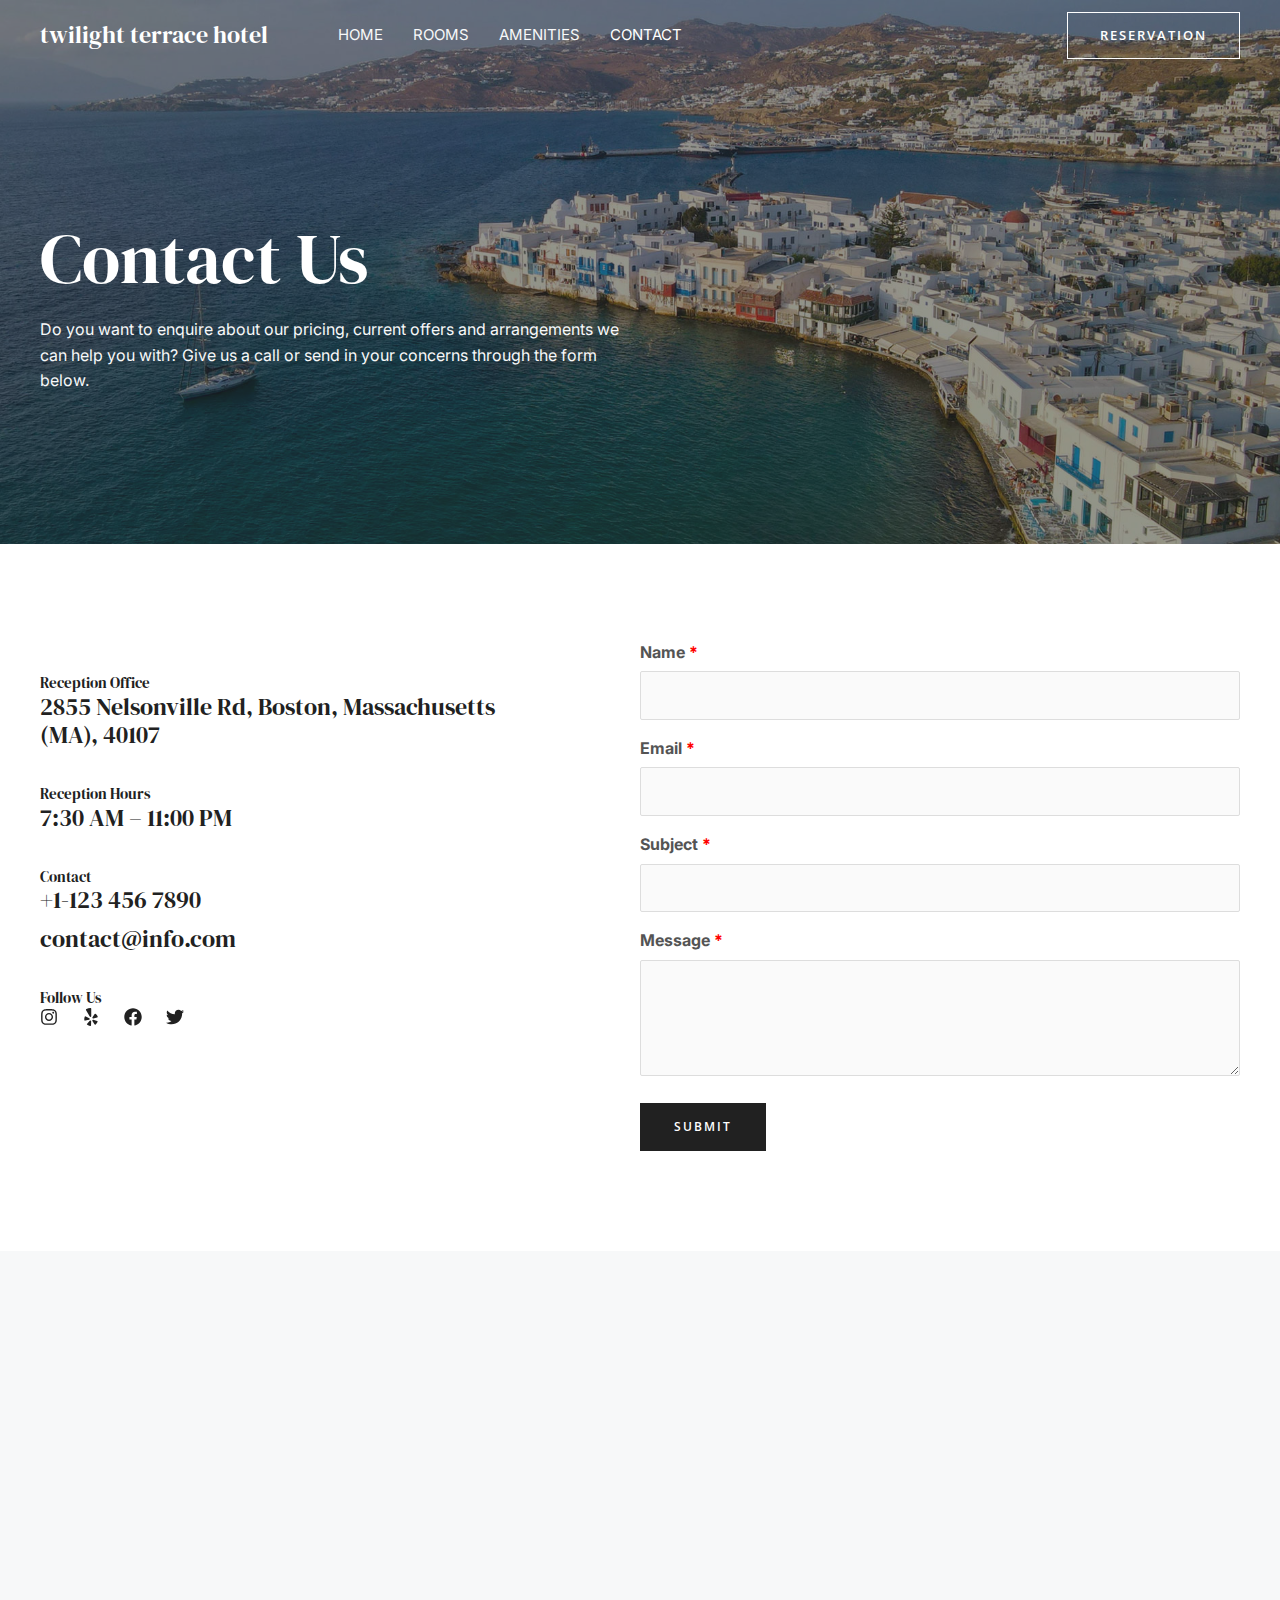
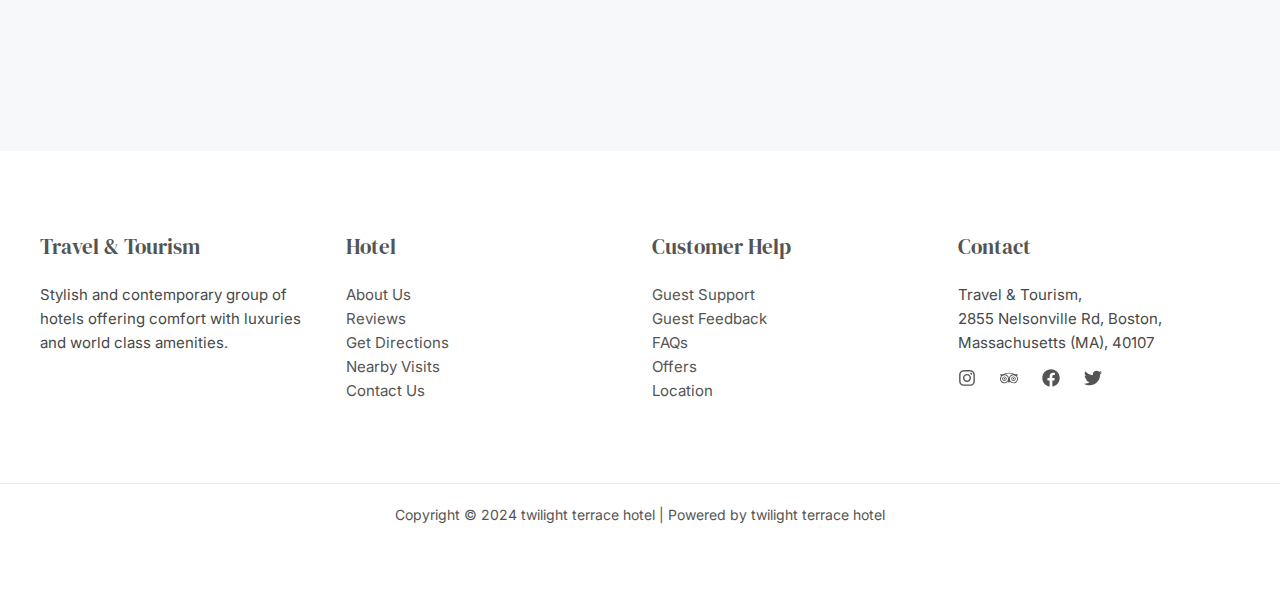
<file: contact/index.html>
<!DOCTYPE html>
<html lang="en-US">
<head>
<meta charset="UTF-8">
<meta name="viewport" content="width=device-width, initial-scale=1">
	 <link rel="profile" href="https://gmpg.org/xfn/11"> 
	 <title>Contact &#8211; twilight terrace hotel</title>
<meta name="robots" content="noindex, nofollow">
<link rel="dns-prefetch" href="//fonts.googleapis.com">
<link rel="alternate" type="application/rss+xml" title="twilight terrace hotel &raquo; Feed" href="https://baluyadav448.github.io/twilight-terrace-hotel/feed/">
<link rel="alternate" type="application/rss+xml" title="twilight terrace hotel &raquo; Comments Feed" href="https://baluyadav448.github.io/twilight-terrace-hotel/comments/feed/">
<script>
window._wpemojiSettings = {"baseUrl":"https:\/\/s.w.org\/images\/core\/emoji\/15.0.3\/72x72\/","ext":".png","svgUrl":"https:\/\/s.w.org\/images\/core\/emoji\/15.0.3\/svg\/","svgExt":".svg","source":{"concatemoji":"https:\/\/baluyadav448.github.io\/twilight-terrace-hotel\/wp-includes\/js\/wp-emoji-release.min.js?ver=6.5.2"}};
/*! This file is auto-generated */
!function(i,n){var o,s,e;function c(e){try{var t={supportTests:e,timestamp:(new Date).valueOf()};sessionStorage.setItem(o,JSON.stringify(t))}catch(e){}}function p(e,t,n){e.clearRect(0,0,e.canvas.width,e.canvas.height),e.fillText(t,0,0);var t=new Uint32Array(e.getImageData(0,0,e.canvas.width,e.canvas.height).data),r=(e.clearRect(0,0,e.canvas.width,e.canvas.height),e.fillText(n,0,0),new Uint32Array(e.getImageData(0,0,e.canvas.width,e.canvas.height).data));return t.every(function(e,t){return e===r[t]})}function u(e,t,n){switch(t){case"flag":return n(e,"🏳️‍⚧️","🏳️​⚧️")?!1:!n(e,"🇺🇳","🇺​🇳")&&!n(e,"🏴󠁧󠁢󠁥󠁮󠁧󠁿","🏴​󠁧​󠁢​󠁥​󠁮​󠁧​󠁿");case"emoji":return!n(e,"🐦‍⬛","🐦​⬛")}return!1}function f(e,t,n){var r="undefined"!=typeof WorkerGlobalScope&&self instanceof WorkerGlobalScope?new OffscreenCanvas(300,150):i.createElement("canvas"),a=r.getContext("2d",{willReadFrequently:!0}),o=(a.textBaseline="top",a.font="600 32px Arial",{});return e.forEach(function(e){o[e]=t(a,e,n)}),o}function t(e){var t=i.createElement("script");t.src=e,t.defer=!0,i.head.appendChild(t)}"undefined"!=typeof Promise&&(o="wpEmojiSettingsSupports",s=["flag","emoji"],n.supports={everything:!0,everythingExceptFlag:!0},e=new Promise(function(e){i.addEventListener("DOMContentLoaded",e,{once:!0})}),new Promise(function(t){var n=function(){try{var e=JSON.parse(sessionStorage.getItem(o));if("object"==typeof e&&"number"==typeof e.timestamp&&(new Date).valueOf()<e.timestamp+604800&&"object"==typeof e.supportTests)return e.supportTests}catch(e){}return null}();if(!n){if("undefined"!=typeof Worker&&"undefined"!=typeof OffscreenCanvas&&"undefined"!=typeof URL&&URL.createObjectURL&&"undefined"!=typeof Blob)try{var e="postMessage("+f.toString()+"("+[JSON.stringify(s),u.toString(),p.toString()].join(",")+"));",r=new Blob([e],{type:"text/javascript"}),a=new Worker(URL.createObjectURL(r),{name:"wpTestEmojiSupports"});return void(a.onmessage=function(e){c(n=e.data),a.terminate(),t(n)})}catch(e){}c(n=f(s,u,p))}t(n)}).then(function(e){for(var t in e)n.supports[t]=e[t],n.supports.everything=n.supports.everything&&n.supports[t],"flag"!==t&&(n.supports.everythingExceptFlag=n.supports.everythingExceptFlag&&n.supports[t]);n.supports.everythingExceptFlag=n.supports.everythingExceptFlag&&!n.supports.flag,n.DOMReady=!1,n.readyCallback=function(){n.DOMReady=!0}}).then(function(){return e}).then(function(){var e;n.supports.everything||(n.readyCallback(),(e=n.source||{}).concatemoji?t(e.concatemoji):e.wpemoji&&e.twemoji&&(t(e.twemoji),t(e.wpemoji)))}))}((window,document),window._wpemojiSettings);
</script>
<link rel="stylesheet" id="astra-theme-css-css" href="https://baluyadav448.github.io/twilight-terrace-hotel/wp-content/themes/astra/assets/css/minified/main.min.css?ver=4.6.11" media="all">
<style id="astra-theme-css-inline-css">:root{--ast-container-default-xlg-padding:6.67em;--ast-container-default-lg-padding:5.67em;--ast-container-default-slg-padding:4.34em;--ast-container-default-md-padding:3.34em;--ast-container-default-sm-padding:6.67em;--ast-container-default-xs-padding:2.4em;--ast-container-default-xxs-padding:1.4em;--ast-code-block-background:#EEEEEE;--ast-comment-inputs-background:#FAFAFA;--ast-normal-container-width:1200px;--ast-narrow-container-width:750px;--ast-blog-title-font-weight:normal;--ast-blog-meta-weight:inherit;}html{font-size:93.75%;}a,.page-title{color:var(--ast-global-color-3);}a:hover,a:focus{color:var(--ast-global-color-1);}body,button,input,select,textarea,.ast-button,.ast-custom-button{font-family:'Open Sans',sans-serif;font-weight:400;font-size:15px;font-size:1rem;line-height:var(--ast-body-line-height,1.5em);}blockquote{color:var(--ast-global-color-3);}p,.entry-content p{margin-bottom:2em;}h1,.entry-content h1,h2,.entry-content h2,h3,.entry-content h3,h4,.entry-content h4,h5,.entry-content h5,h6,.entry-content h6,.site-title,.site-title a{font-family:'DM Serif Display',serif;font-weight:400;}.site-title{font-size:24px;font-size:1.6rem;display:block;}.site-header .site-description{font-size:15px;font-size:1rem;display:none;}.entry-title{font-size:26px;font-size:1.7333333333333rem;}.archive .ast-article-post .ast-article-inner,.blog .ast-article-post .ast-article-inner,.archive .ast-article-post .ast-article-inner:hover,.blog .ast-article-post .ast-article-inner:hover{overflow:hidden;}h1,.entry-content h1{font-size:70px;font-size:4.6666666666667rem;font-family:'DM Serif Display',serif;line-height:1.1em;}h2,.entry-content h2{font-size:42px;font-size:2.8rem;font-family:'DM Serif Display',serif;line-height:1.3em;}h3,.entry-content h3{font-size:28px;font-size:1.8666666666667rem;font-family:'DM Serif Display',serif;line-height:1.3em;}h4,.entry-content h4{font-size:24px;font-size:1.6rem;line-height:1.2em;font-family:'DM Serif Display',serif;}h5,.entry-content h5{font-size:20px;font-size:1.3333333333333rem;line-height:1.2em;font-family:'DM Serif Display',serif;}h6,.entry-content h6{font-size:15px;font-size:1rem;line-height:1.25em;font-family:'DM Serif Display',serif;}::selection{background-color:var(--ast-global-color-0);color:#ffffff;}body,h1,.entry-title a,.entry-content h1,h2,.entry-content h2,h3,.entry-content h3,h4,.entry-content h4,h5,.entry-content h5,h6,.entry-content h6{color:var(--ast-global-color-3);}.tagcloud a:hover,.tagcloud a:focus,.tagcloud a.current-item{color:#ffffff;border-color:var(--ast-global-color-3);background-color:var(--ast-global-color-3);}input:focus,input[type="text"]:focus,input[type="email"]:focus,input[type="url"]:focus,input[type="password"]:focus,input[type="reset"]:focus,input[type="search"]:focus,textarea:focus{border-color:var(--ast-global-color-3);}input[type="radio"]:checked,input[type=reset],input[type="checkbox"]:checked,input[type="checkbox"]:hover:checked,input[type="checkbox"]:focus:checked,input[type=range]::-webkit-slider-thumb{border-color:var(--ast-global-color-3);background-color:var(--ast-global-color-3);box-shadow:none;}.site-footer a:hover + .post-count,.site-footer a:focus + .post-count{background:var(--ast-global-color-3);border-color:var(--ast-global-color-3);}.single .nav-links .nav-previous,.single .nav-links .nav-next{color:var(--ast-global-color-3);}.entry-meta,.entry-meta *{line-height:1.45;color:var(--ast-global-color-3);}.entry-meta a:not(.ast-button):hover,.entry-meta a:not(.ast-button):hover *,.entry-meta a:not(.ast-button):focus,.entry-meta a:not(.ast-button):focus *,.page-links > .page-link,.page-links .page-link:hover,.post-navigation a:hover{color:var(--ast-global-color-1);}#cat option,.secondary .calendar_wrap thead a,.secondary .calendar_wrap thead a:visited{color:var(--ast-global-color-3);}.secondary .calendar_wrap #today,.ast-progress-val span{background:var(--ast-global-color-3);}.secondary a:hover + .post-count,.secondary a:focus + .post-count{background:var(--ast-global-color-3);border-color:var(--ast-global-color-3);}.calendar_wrap #today > a{color:#ffffff;}.page-links .page-link,.single .post-navigation a{color:var(--ast-global-color-3);}.ast-search-menu-icon .search-form button.search-submit{padding:0 4px;}.ast-search-menu-icon form.search-form{padding-right:0;}.ast-search-menu-icon.slide-search input.search-field{width:0;}.ast-header-search .ast-search-menu-icon.ast-dropdown-active .search-form,.ast-header-search .ast-search-menu-icon.ast-dropdown-active .search-field:focus{transition:all 0.2s;}.search-form input.search-field:focus{outline:none;}.wp-block-latest-posts > li > a{color:var(--ast-global-color-2);}.widget-title,.widget .wp-block-heading{font-size:21px;font-size:1.4rem;color:var(--ast-global-color-3);}.ast-search-menu-icon.slide-search a:focus-visible:focus-visible,.astra-search-icon:focus-visible,#close:focus-visible,a:focus-visible,.ast-menu-toggle:focus-visible,.site .skip-link:focus-visible,.wp-block-loginout input:focus-visible,.wp-block-search.wp-block-search__button-inside .wp-block-search__inside-wrapper,.ast-header-navigation-arrow:focus-visible,.woocommerce .wc-proceed-to-checkout > .checkout-button:focus-visible,.woocommerce .woocommerce-MyAccount-navigation ul li a:focus-visible,.ast-orders-table__row .ast-orders-table__cell:focus-visible,.woocommerce .woocommerce-order-details .order-again > .button:focus-visible,.woocommerce .woocommerce-message a.button.wc-forward:focus-visible,.woocommerce #minus_qty:focus-visible,.woocommerce #plus_qty:focus-visible,a#ast-apply-coupon:focus-visible,.woocommerce .woocommerce-info a:focus-visible,.woocommerce .astra-shop-summary-wrap a:focus-visible,.woocommerce a.wc-forward:focus-visible,#ast-apply-coupon:focus-visible,.woocommerce-js .woocommerce-mini-cart-item a.remove:focus-visible,#close:focus-visible,.button.search-submit:focus-visible,#search_submit:focus,.normal-search:focus-visible{outline-style:dotted;outline-color:inherit;outline-width:thin;}input:focus,input[type="text"]:focus,input[type="email"]:focus,input[type="url"]:focus,input[type="password"]:focus,input[type="reset"]:focus,input[type="search"]:focus,input[type="number"]:focus,textarea:focus,.wp-block-search__input:focus,[data-section="section-header-mobile-trigger"] .ast-button-wrap .ast-mobile-menu-trigger-minimal:focus,.ast-mobile-popup-drawer.active .menu-toggle-close:focus,.woocommerce-ordering select.orderby:focus,#ast-scroll-top:focus,#coupon_code:focus,.woocommerce-page #comment:focus,.woocommerce #reviews #respond input#submit:focus,.woocommerce a.add_to_cart_button:focus,.woocommerce .button.single_add_to_cart_button:focus,.woocommerce .woocommerce-cart-form button:focus,.woocommerce .woocommerce-cart-form__cart-item .quantity .qty:focus,.woocommerce .woocommerce-billing-fields .woocommerce-billing-fields__field-wrapper .woocommerce-input-wrapper > .input-text:focus,.woocommerce #order_comments:focus,.woocommerce #place_order:focus,.woocommerce .woocommerce-address-fields .woocommerce-address-fields__field-wrapper .woocommerce-input-wrapper > .input-text:focus,.woocommerce .woocommerce-MyAccount-content form button:focus,.woocommerce .woocommerce-MyAccount-content .woocommerce-EditAccountForm .woocommerce-form-row .woocommerce-Input.input-text:focus,.woocommerce .ast-woocommerce-container .woocommerce-pagination ul.page-numbers li a:focus,body #content .woocommerce form .form-row .select2-container--default .select2-selection--single:focus,#ast-coupon-code:focus,.woocommerce.woocommerce-js .quantity input[type=number]:focus,.woocommerce-js .woocommerce-mini-cart-item .quantity input[type=number]:focus,.woocommerce p#ast-coupon-trigger:focus{border-style:dotted;border-color:inherit;border-width:thin;}input{outline:none;}.ast-logo-title-inline .site-logo-img{padding-right:1em;}body .ast-oembed-container *{position:absolute;top:0;width:100%;height:100%;left:0;}body .wp-block-embed-pocket-casts .ast-oembed-container *{position:unset;}.ast-single-post-featured-section + article {margin-top: 2em;}.site-content .ast-single-post-featured-section img {width: 100%;overflow: hidden;object-fit: cover;}.site > .ast-single-related-posts-container {margin-top: 0;}@media (min-width: 922px) {.ast-desktop .ast-container--narrow {max-width: var(--ast-narrow-container-width);margin: 0 auto;}}@media (max-width:921px){#ast-desktop-header{display:none;}}@media (min-width:922px){#ast-mobile-header{display:none;}}.wp-block-buttons.aligncenter{justify-content:center;}@media (max-width:921px){.ast-theme-transparent-header #primary,.ast-theme-transparent-header #secondary{padding:0;}}@media (max-width:921px){.ast-plain-container.ast-no-sidebar #primary{padding:0;}}.ast-plain-container.ast-no-sidebar #primary{margin-top:0;margin-bottom:0;}.wp-block-button.is-style-outline .wp-block-button__link{border-color:var(--ast-global-color-1);}div.wp-block-button.is-style-outline > .wp-block-button__link:not(.has-text-color),div.wp-block-button.wp-block-button__link.is-style-outline:not(.has-text-color){color:var(--ast-global-color-1);}.wp-block-button.is-style-outline .wp-block-button__link:hover,.wp-block-buttons .wp-block-button.is-style-outline .wp-block-button__link:focus,.wp-block-buttons .wp-block-button.is-style-outline > .wp-block-button__link:not(.has-text-color):hover,.wp-block-buttons .wp-block-button.wp-block-button__link.is-style-outline:not(.has-text-color):hover{color:var(--ast-global-color-5);background-color:var(--ast-global-color-3);border-color:var(--ast-global-color-3);}.post-page-numbers.current .page-link,.ast-pagination .page-numbers.current{color:#ffffff;border-color:var(--ast-global-color-0);background-color:var(--ast-global-color-0);}.wp-block-button.is-style-outline .wp-block-button__link.wp-element-button,.ast-outline-button{border-color:var(--ast-global-color-1);font-family:'Open Sans',sans-serif;font-weight:600;font-size:12px;font-size:0.8rem;line-height:1em;border-top-left-radius:0px;border-top-right-radius:0px;border-bottom-right-radius:0px;border-bottom-left-radius:0px;}.wp-block-buttons .wp-block-button.is-style-outline > .wp-block-button__link:not(.has-text-color),.wp-block-buttons .wp-block-button.wp-block-button__link.is-style-outline:not(.has-text-color),.ast-outline-button{color:var(--ast-global-color-1);}.wp-block-button.is-style-outline .wp-block-button__link:hover,.wp-block-buttons .wp-block-button.is-style-outline .wp-block-button__link:focus,.wp-block-buttons .wp-block-button.is-style-outline > .wp-block-button__link:not(.has-text-color):hover,.wp-block-buttons .wp-block-button.wp-block-button__link.is-style-outline:not(.has-text-color):hover,.ast-outline-button:hover,.ast-outline-button:focus,.wp-block-uagb-buttons-child .uagb-buttons-repeater.ast-outline-button:hover,.wp-block-uagb-buttons-child .uagb-buttons-repeater.ast-outline-button:focus{color:var(--ast-global-color-5);background-color:var(--ast-global-color-3);border-color:var(--ast-global-color-3);}.wp-block-button .wp-block-button__link.wp-element-button.is-style-outline:not(.has-background),.wp-block-button.is-style-outline>.wp-block-button__link.wp-element-button:not(.has-background),.ast-outline-button{background-color:var(--ast-global-color-1);}.entry-content[ast-blocks-layout] > figure{margin-bottom:1em;}@media (max-width:921px){.ast-separate-container #primary,.ast-separate-container #secondary{padding:1.5em 0;}#primary,#secondary{padding:1.5em 0;margin:0;}.ast-left-sidebar #content > .ast-container{display:flex;flex-direction:column-reverse;width:100%;}.ast-separate-container .ast-article-post,.ast-separate-container .ast-article-single{padding:1.5em 2.14em;}.ast-author-box img.avatar{margin:20px 0 0 0;}}@media (min-width:922px){.ast-separate-container.ast-right-sidebar #primary,.ast-separate-container.ast-left-sidebar #primary{border:0;}.search-no-results.ast-separate-container #primary{margin-bottom:4em;}}.wp-block-button .wp-block-button__link{color:var(--ast-global-color-5);}.wp-block-button .wp-block-button__link:hover,.wp-block-button .wp-block-button__link:focus{color:var(--ast-global-color-5);background-color:var(--ast-global-color-3);border-color:var(--ast-global-color-3);}.elementor-widget-heading h1.elementor-heading-title{line-height:1.1em;}.elementor-widget-heading h2.elementor-heading-title{line-height:1.3em;}.elementor-widget-heading h3.elementor-heading-title{line-height:1.3em;}.elementor-widget-heading h4.elementor-heading-title{line-height:1.2em;}.elementor-widget-heading h5.elementor-heading-title{line-height:1.2em;}.elementor-widget-heading h6.elementor-heading-title{line-height:1.25em;}.wp-block-button .wp-block-button__link,.wp-block-search .wp-block-search__button,body .wp-block-file .wp-block-file__button{border-style:solid;border-top-width:0px;border-right-width:0px;border-left-width:0px;border-bottom-width:0px;border-color:var(--ast-global-color-1);background-color:var(--ast-global-color-1);color:var(--ast-global-color-5);font-family:'Open Sans',sans-serif;font-weight:600;line-height:1em;text-transform:uppercase;letter-spacing:2px;font-size:12px;font-size:0.8rem;border-top-left-radius:0px;border-top-right-radius:0px;border-bottom-right-radius:0px;border-bottom-left-radius:0px;padding-top:18px;padding-right:34px;padding-bottom:18px;padding-left:34px;}@media (max-width:921px){.wp-block-button .wp-block-button__link,.wp-block-search .wp-block-search__button,body .wp-block-file .wp-block-file__button{padding-top:15px;padding-right:24px;padding-bottom:15px;padding-left:24px;}}@media (max-width:544px){.wp-block-button .wp-block-button__link,.wp-block-search .wp-block-search__button,body .wp-block-file .wp-block-file__button{padding-top:13px;padding-right:21px;padding-bottom:13px;padding-left:21px;}}.menu-toggle,button,.ast-button,.ast-custom-button,.button,input#submit,input[type="button"],input[type="submit"],input[type="reset"],form[CLASS*="wp-block-search__"].wp-block-search .wp-block-search__inside-wrapper .wp-block-search__button,body .wp-block-file .wp-block-file__button,.woocommerce-js a.button,.woocommerce button.button,.woocommerce .woocommerce-message a.button,.woocommerce #respond input#submit.alt,.woocommerce input.button.alt,.woocommerce input.button,.woocommerce input.button:disabled,.woocommerce input.button:disabled[disabled],.woocommerce input.button:disabled:hover,.woocommerce input.button:disabled[disabled]:hover,.woocommerce #respond input#submit,.woocommerce button.button.alt.disabled,.wc-block-grid__products .wc-block-grid__product .wp-block-button__link,.wc-block-grid__product-onsale,[CLASS*="wc-block"] button,.woocommerce-js .astra-cart-drawer .astra-cart-drawer-content .woocommerce-mini-cart__buttons .button:not(.checkout):not(.ast-continue-shopping),.woocommerce-js .astra-cart-drawer .astra-cart-drawer-content .woocommerce-mini-cart__buttons a.checkout,.woocommerce button.button.alt.disabled.wc-variation-selection-needed,[CLASS*="wc-block"] .wc-block-components-button{border-style:solid;border-top-width:0px;border-right-width:0px;border-left-width:0px;border-bottom-width:0px;color:var(--ast-global-color-5);border-color:var(--ast-global-color-1);background-color:var(--ast-global-color-1);padding-top:18px;padding-right:34px;padding-bottom:18px;padding-left:34px;font-family:'Open Sans',sans-serif;font-weight:600;font-size:12px;font-size:0.8rem;line-height:1em;text-transform:uppercase;letter-spacing:2px;border-top-left-radius:0px;border-top-right-radius:0px;border-bottom-right-radius:0px;border-bottom-left-radius:0px;}button:focus,.menu-toggle:hover,button:hover,.ast-button:hover,.ast-custom-button:hover .button:hover,.ast-custom-button:hover ,input[type=reset]:hover,input[type=reset]:focus,input#submit:hover,input#submit:focus,input[type="button"]:hover,input[type="button"]:focus,input[type="submit"]:hover,input[type="submit"]:focus,form[CLASS*="wp-block-search__"].wp-block-search .wp-block-search__inside-wrapper .wp-block-search__button:hover,form[CLASS*="wp-block-search__"].wp-block-search .wp-block-search__inside-wrapper .wp-block-search__button:focus,body .wp-block-file .wp-block-file__button:hover,body .wp-block-file .wp-block-file__button:focus,.woocommerce-js a.button:hover,.woocommerce button.button:hover,.woocommerce .woocommerce-message a.button:hover,.woocommerce #respond input#submit:hover,.woocommerce #respond input#submit.alt:hover,.woocommerce input.button.alt:hover,.woocommerce input.button:hover,.woocommerce button.button.alt.disabled:hover,.wc-block-grid__products .wc-block-grid__product .wp-block-button__link:hover,[CLASS*="wc-block"] button:hover,.woocommerce-js .astra-cart-drawer .astra-cart-drawer-content .woocommerce-mini-cart__buttons .button:not(.checkout):not(.ast-continue-shopping):hover,.woocommerce-js .astra-cart-drawer .astra-cart-drawer-content .woocommerce-mini-cart__buttons a.checkout:hover,.woocommerce button.button.alt.disabled.wc-variation-selection-needed:hover,[CLASS*="wc-block"] .wc-block-components-button:hover,[CLASS*="wc-block"] .wc-block-components-button:focus{color:var(--ast-global-color-5);background-color:var(--ast-global-color-3);border-color:var(--ast-global-color-3);}@media (max-width:921px){.menu-toggle,button,.ast-button,.ast-custom-button,.button,input#submit,input[type="button"],input[type="submit"],input[type="reset"],form[CLASS*="wp-block-search__"].wp-block-search .wp-block-search__inside-wrapper .wp-block-search__button,body .wp-block-file .wp-block-file__button,.woocommerce-js a.button,.woocommerce button.button,.woocommerce .woocommerce-message a.button,.woocommerce #respond input#submit.alt,.woocommerce input.button.alt,.woocommerce input.button,.woocommerce input.button:disabled,.woocommerce input.button:disabled[disabled],.woocommerce input.button:disabled:hover,.woocommerce input.button:disabled[disabled]:hover,.woocommerce #respond input#submit,.woocommerce button.button.alt.disabled,.wc-block-grid__products .wc-block-grid__product .wp-block-button__link,.wc-block-grid__product-onsale,[CLASS*="wc-block"] button,.woocommerce-js .astra-cart-drawer .astra-cart-drawer-content .woocommerce-mini-cart__buttons .button:not(.checkout):not(.ast-continue-shopping),.woocommerce-js .astra-cart-drawer .astra-cart-drawer-content .woocommerce-mini-cart__buttons a.checkout,.woocommerce button.button.alt.disabled.wc-variation-selection-needed,[CLASS*="wc-block"] .wc-block-components-button{padding-top:15px;padding-right:24px;padding-bottom:15px;padding-left:24px;}}@media (max-width:544px){.menu-toggle,button,.ast-button,.ast-custom-button,.button,input#submit,input[type="button"],input[type="submit"],input[type="reset"],form[CLASS*="wp-block-search__"].wp-block-search .wp-block-search__inside-wrapper .wp-block-search__button,body .wp-block-file .wp-block-file__button,.woocommerce-js a.button,.woocommerce button.button,.woocommerce .woocommerce-message a.button,.woocommerce #respond input#submit.alt,.woocommerce input.button.alt,.woocommerce input.button,.woocommerce input.button:disabled,.woocommerce input.button:disabled[disabled],.woocommerce input.button:disabled:hover,.woocommerce input.button:disabled[disabled]:hover,.woocommerce #respond input#submit,.woocommerce button.button.alt.disabled,.wc-block-grid__products .wc-block-grid__product .wp-block-button__link,.wc-block-grid__product-onsale,[CLASS*="wc-block"] button,.woocommerce-js .astra-cart-drawer .astra-cart-drawer-content .woocommerce-mini-cart__buttons .button:not(.checkout):not(.ast-continue-shopping),.woocommerce-js .astra-cart-drawer .astra-cart-drawer-content .woocommerce-mini-cart__buttons a.checkout,.woocommerce button.button.alt.disabled.wc-variation-selection-needed,[CLASS*="wc-block"] .wc-block-components-button{padding-top:13px;padding-right:21px;padding-bottom:13px;padding-left:21px;}}@media (max-width:921px){.ast-mobile-header-stack .main-header-bar .ast-search-menu-icon{display:inline-block;}.ast-header-break-point.ast-header-custom-item-outside .ast-mobile-header-stack .main-header-bar .ast-search-icon{margin:0;}.ast-comment-avatar-wrap img{max-width:2.5em;}.ast-comment-meta{padding:0 1.8888em 1.3333em;}.ast-separate-container .ast-comment-list li.depth-1{padding:1.5em 2.14em;}.ast-separate-container .comment-respond{padding:2em 2.14em;}}@media (min-width:544px){.ast-container{max-width:100%;}}@media (max-width:544px){.ast-separate-container .ast-article-post,.ast-separate-container .ast-article-single,.ast-separate-container .comments-title,.ast-separate-container .ast-archive-description{padding:1.5em 1em;}.ast-separate-container #content .ast-container{padding-left:0.54em;padding-right:0.54em;}.ast-separate-container .ast-comment-list .bypostauthor{padding:.5em;}.ast-search-menu-icon.ast-dropdown-active .search-field{width:170px;}}body,.ast-separate-container{background-color:var(--ast-global-color-4);;background-image:none;;}@media (max-width:921px){.site-title{display:block;}.site-header .site-description{display:none;}h1,.entry-content h1{font-size:60px;}h2,.entry-content h2{font-size:34px;}h3,.entry-content h3{font-size:28px;}h4,.entry-content h4{font-size:22px;font-size:1.4666666666667rem;}h5,.entry-content h5{font-size:18px;font-size:1.2rem;}h6,.entry-content h6{font-size:15px;font-size:1rem;}}@media (max-width:544px){.site-title{display:block;}.site-header .site-description{display:none;}h1,.entry-content h1{font-size:38px;}h2,.entry-content h2{font-size:28px;}h3,.entry-content h3{font-size:24px;}h4,.entry-content h4{font-size:22px;font-size:1.4666666666667rem;}h5,.entry-content h5{font-size:18px;font-size:1.2rem;}h6,.entry-content h6{font-size:14px;font-size:0.93333333333333rem;}}@media (max-width:921px){html{font-size:85.5%;}}@media (max-width:544px){html{font-size:85.5%;}}@media (min-width:922px){.ast-container{max-width:1240px;}}@media (min-width:922px){.site-content .ast-container{display:flex;}}@media (max-width:921px){.site-content .ast-container{flex-direction:column;}}@media (min-width:922px){.main-header-menu .sub-menu .menu-item.ast-left-align-sub-menu:hover > .sub-menu,.main-header-menu .sub-menu .menu-item.ast-left-align-sub-menu.focus > .sub-menu{margin-left:-0px;}}.ast-theme-transparent-header [data-section="section-header-mobile-trigger"] .ast-button-wrap .mobile-menu-toggle-icon .ast-mobile-svg{fill:#ffffff;}.ast-theme-transparent-header [data-section="section-header-mobile-trigger"] .ast-button-wrap .mobile-menu-wrap .mobile-menu{color:#ffffff;}.ast-theme-transparent-header [data-section="section-header-mobile-trigger"] .ast-button-wrap .ast-mobile-menu-trigger-minimal{background:transparent;}.site .comments-area{padding-bottom:3em;}.wp-block-file {display: flex;align-items: center;flex-wrap: wrap;justify-content: space-between;}.wp-block-pullquote {border: none;}.wp-block-pullquote blockquote::before {content: "\201D";font-family: "Helvetica",sans-serif;display: flex;transform: rotate( 180deg );font-size: 6rem;font-style: normal;line-height: 1;font-weight: bold;align-items: center;justify-content: center;}.has-text-align-right > blockquote::before {justify-content: flex-start;}.has-text-align-left > blockquote::before {justify-content: flex-end;}figure.wp-block-pullquote.is-style-solid-color blockquote {max-width: 100%;text-align: inherit;}html body {--wp--custom--ast-default-block-top-padding: 3em;--wp--custom--ast-default-block-right-padding: 3em;--wp--custom--ast-default-block-bottom-padding: 3em;--wp--custom--ast-default-block-left-padding: 3em;--wp--custom--ast-container-width: 1200px;--wp--custom--ast-content-width-size: 1200px;--wp--custom--ast-wide-width-size: calc(1200px + var(--wp--custom--ast-default-block-left-padding) + var(--wp--custom--ast-default-block-right-padding));}.ast-narrow-container {--wp--custom--ast-content-width-size: 750px;--wp--custom--ast-wide-width-size: 750px;}@media(max-width: 921px) {html body {--wp--custom--ast-default-block-top-padding: 3em;--wp--custom--ast-default-block-right-padding: 2em;--wp--custom--ast-default-block-bottom-padding: 3em;--wp--custom--ast-default-block-left-padding: 2em;}}@media(max-width: 544px) {html body {--wp--custom--ast-default-block-top-padding: 3em;--wp--custom--ast-default-block-right-padding: 1.5em;--wp--custom--ast-default-block-bottom-padding: 3em;--wp--custom--ast-default-block-left-padding: 1.5em;}}.entry-content > .wp-block-group,.entry-content > .wp-block-cover,.entry-content > .wp-block-columns {padding-top: var(--wp--custom--ast-default-block-top-padding);padding-right: var(--wp--custom--ast-default-block-right-padding);padding-bottom: var(--wp--custom--ast-default-block-bottom-padding);padding-left: var(--wp--custom--ast-default-block-left-padding);}.ast-plain-container.ast-no-sidebar .entry-content > .alignfull,.ast-page-builder-template .ast-no-sidebar .entry-content > .alignfull {margin-left: calc( -50vw + 50%);margin-right: calc( -50vw + 50%);max-width: 100vw;width: 100vw;}.ast-plain-container.ast-no-sidebar .entry-content .alignfull .alignfull,.ast-page-builder-template.ast-no-sidebar .entry-content .alignfull .alignfull,.ast-plain-container.ast-no-sidebar .entry-content .alignfull .alignwide,.ast-page-builder-template.ast-no-sidebar .entry-content .alignfull .alignwide,.ast-plain-container.ast-no-sidebar .entry-content .alignwide .alignfull,.ast-page-builder-template.ast-no-sidebar .entry-content .alignwide .alignfull,.ast-plain-container.ast-no-sidebar .entry-content .alignwide .alignwide,.ast-page-builder-template.ast-no-sidebar .entry-content .alignwide .alignwide,.ast-plain-container.ast-no-sidebar .entry-content .wp-block-column .alignfull,.ast-page-builder-template.ast-no-sidebar .entry-content .wp-block-column .alignfull,.ast-plain-container.ast-no-sidebar .entry-content .wp-block-column .alignwide,.ast-page-builder-template.ast-no-sidebar .entry-content .wp-block-column .alignwide {margin-left: auto;margin-right: auto;width: 100%;}[ast-blocks-layout] .wp-block-separator:not(.is-style-dots) {height: 0;}[ast-blocks-layout] .wp-block-separator {margin: 20px auto;}[ast-blocks-layout] .wp-block-separator:not(.is-style-wide):not(.is-style-dots) {max-width: 100px;}[ast-blocks-layout] .wp-block-separator.has-background {padding: 0;}.entry-content[ast-blocks-layout] > * {max-width: var(--wp--custom--ast-content-width-size);margin-left: auto;margin-right: auto;}.entry-content[ast-blocks-layout] > .alignwide {max-width: var(--wp--custom--ast-wide-width-size);}.entry-content[ast-blocks-layout] .alignfull {max-width: none;}.entry-content .wp-block-columns {margin-bottom: 0;}blockquote {margin: 1.5em;border-color: rgba(0,0,0,0.05);}.wp-block-quote:not(.has-text-align-right):not(.has-text-align-center) {border-left: 5px solid rgba(0,0,0,0.05);}.has-text-align-right > blockquote,blockquote.has-text-align-right {border-right: 5px solid rgba(0,0,0,0.05);}.has-text-align-left > blockquote,blockquote.has-text-align-left {border-left: 5px solid rgba(0,0,0,0.05);}.wp-block-site-tagline,.wp-block-latest-posts .read-more {margin-top: 15px;}.wp-block-loginout p label {display: block;}.wp-block-loginout p:not(.login-remember):not(.login-submit) input {width: 100%;}.wp-block-loginout input:focus {border-color: transparent;}.wp-block-loginout input:focus {outline: thin dotted;}.entry-content .wp-block-media-text .wp-block-media-text__content {padding: 0 0 0 8%;}.entry-content .wp-block-media-text.has-media-on-the-right .wp-block-media-text__content {padding: 0 8% 0 0;}.entry-content .wp-block-media-text.has-background .wp-block-media-text__content {padding: 8%;}.entry-content .wp-block-cover:not([class*="background-color"]) .wp-block-cover__inner-container,.entry-content .wp-block-cover:not([class*="background-color"]) .wp-block-cover-image-text,.entry-content .wp-block-cover:not([class*="background-color"]) .wp-block-cover-text,.entry-content .wp-block-cover-image:not([class*="background-color"]) .wp-block-cover__inner-container,.entry-content .wp-block-cover-image:not([class*="background-color"]) .wp-block-cover-image-text,.entry-content .wp-block-cover-image:not([class*="background-color"]) .wp-block-cover-text {color: var(--ast-global-color-5);}.wp-block-loginout .login-remember input {width: 1.1rem;height: 1.1rem;margin: 0 5px 4px 0;vertical-align: middle;}.wp-block-latest-posts > li > *:first-child,.wp-block-latest-posts:not(.is-grid) > li:first-child {margin-top: 0;}.wp-block-search__inside-wrapper .wp-block-search__input {padding: 0 10px;color: var(--ast-global-color-3);background: var(--ast-global-color-5);border-color: var(--ast-border-color);}.wp-block-latest-posts .read-more {margin-bottom: 1.5em;}.wp-block-search__no-button .wp-block-search__inside-wrapper .wp-block-search__input {padding-top: 5px;padding-bottom: 5px;}.wp-block-latest-posts .wp-block-latest-posts__post-date,.wp-block-latest-posts .wp-block-latest-posts__post-author {font-size: 1rem;}.wp-block-latest-posts > li > *,.wp-block-latest-posts:not(.is-grid) > li {margin-top: 12px;margin-bottom: 12px;}.ast-page-builder-template .entry-content[ast-blocks-layout] > *,.ast-page-builder-template .entry-content[ast-blocks-layout] > .alignfull > * {max-width: none;}.ast-page-builder-template .entry-content[ast-blocks-layout] > .alignwide > * {max-width: var(--wp--custom--ast-wide-width-size);}.ast-page-builder-template .entry-content[ast-blocks-layout] > .inherit-container-width > *,.ast-page-builder-template .entry-content[ast-blocks-layout] > * > *,.entry-content[ast-blocks-layout] > .wp-block-cover .wp-block-cover__inner-container {max-width: var(--wp--custom--ast-content-width-size);margin-left: auto;margin-right: auto;}.entry-content[ast-blocks-layout] .wp-block-cover:not(.alignleft):not(.alignright) {width: auto;}@media(max-width: 1200px) {.ast-separate-container .entry-content > .alignfull,.ast-separate-container .entry-content[ast-blocks-layout] > .alignwide,.ast-plain-container .entry-content[ast-blocks-layout] > .alignwide,.ast-plain-container .entry-content .alignfull {margin-left: calc(-1 * min(var(--ast-container-default-xlg-padding),20px)) ;margin-right: calc(-1 * min(var(--ast-container-default-xlg-padding),20px));}}@media(min-width: 1201px) {.ast-separate-container .entry-content > .alignfull {margin-left: calc(-1 * var(--ast-container-default-xlg-padding) );margin-right: calc(-1 * var(--ast-container-default-xlg-padding) );}.ast-separate-container .entry-content[ast-blocks-layout] > .alignwide,.ast-plain-container .entry-content[ast-blocks-layout] > .alignwide {margin-left: calc(-1 * var(--wp--custom--ast-default-block-left-padding) );margin-right: calc(-1 * var(--wp--custom--ast-default-block-right-padding) );}}@media(min-width: 921px) {.ast-separate-container .entry-content .wp-block-group.alignwide:not(.inherit-container-width) > :where(:not(.alignleft):not(.alignright)),.ast-plain-container .entry-content .wp-block-group.alignwide:not(.inherit-container-width) > :where(:not(.alignleft):not(.alignright)) {max-width: calc( var(--wp--custom--ast-content-width-size) + 80px );}.ast-plain-container.ast-right-sidebar .entry-content[ast-blocks-layout] .alignfull,.ast-plain-container.ast-left-sidebar .entry-content[ast-blocks-layout] .alignfull {margin-left: -60px;margin-right: -60px;}}@media(min-width: 544px) {.entry-content > .alignleft {margin-right: 20px;}.entry-content > .alignright {margin-left: 20px;}}@media (max-width:544px){.wp-block-columns .wp-block-column:not(:last-child){margin-bottom:20px;}.wp-block-latest-posts{margin:0;}}@media( max-width: 600px ) {.entry-content .wp-block-media-text .wp-block-media-text__content,.entry-content .wp-block-media-text.has-media-on-the-right .wp-block-media-text__content {padding: 8% 0 0;}.entry-content .wp-block-media-text.has-background .wp-block-media-text__content {padding: 8%;}}.ast-page-builder-template .entry-header {padding-left: 0;}.ast-narrow-container .site-content .wp-block-uagb-image--align-full .wp-block-uagb-image__figure {max-width: 100%;margin-left: auto;margin-right: auto;}:root .has-ast-global-color-0-color{color:var(--ast-global-color-0);}:root .has-ast-global-color-0-background-color{background-color:var(--ast-global-color-0);}:root .wp-block-button .has-ast-global-color-0-color{color:var(--ast-global-color-0);}:root .wp-block-button .has-ast-global-color-0-background-color{background-color:var(--ast-global-color-0);}:root .has-ast-global-color-1-color{color:var(--ast-global-color-1);}:root .has-ast-global-color-1-background-color{background-color:var(--ast-global-color-1);}:root .wp-block-button .has-ast-global-color-1-color{color:var(--ast-global-color-1);}:root .wp-block-button .has-ast-global-color-1-background-color{background-color:var(--ast-global-color-1);}:root .has-ast-global-color-2-color{color:var(--ast-global-color-2);}:root .has-ast-global-color-2-background-color{background-color:var(--ast-global-color-2);}:root .wp-block-button .has-ast-global-color-2-color{color:var(--ast-global-color-2);}:root .wp-block-button .has-ast-global-color-2-background-color{background-color:var(--ast-global-color-2);}:root .has-ast-global-color-3-color{color:var(--ast-global-color-3);}:root .has-ast-global-color-3-background-color{background-color:var(--ast-global-color-3);}:root .wp-block-button .has-ast-global-color-3-color{color:var(--ast-global-color-3);}:root .wp-block-button .has-ast-global-color-3-background-color{background-color:var(--ast-global-color-3);}:root .has-ast-global-color-4-color{color:var(--ast-global-color-4);}:root .has-ast-global-color-4-background-color{background-color:var(--ast-global-color-4);}:root .wp-block-button .has-ast-global-color-4-color{color:var(--ast-global-color-4);}:root .wp-block-button .has-ast-global-color-4-background-color{background-color:var(--ast-global-color-4);}:root .has-ast-global-color-5-color{color:var(--ast-global-color-5);}:root .has-ast-global-color-5-background-color{background-color:var(--ast-global-color-5);}:root .wp-block-button .has-ast-global-color-5-color{color:var(--ast-global-color-5);}:root .wp-block-button .has-ast-global-color-5-background-color{background-color:var(--ast-global-color-5);}:root .has-ast-global-color-6-color{color:var(--ast-global-color-6);}:root .has-ast-global-color-6-background-color{background-color:var(--ast-global-color-6);}:root .wp-block-button .has-ast-global-color-6-color{color:var(--ast-global-color-6);}:root .wp-block-button .has-ast-global-color-6-background-color{background-color:var(--ast-global-color-6);}:root .has-ast-global-color-7-color{color:var(--ast-global-color-7);}:root .has-ast-global-color-7-background-color{background-color:var(--ast-global-color-7);}:root .wp-block-button .has-ast-global-color-7-color{color:var(--ast-global-color-7);}:root .wp-block-button .has-ast-global-color-7-background-color{background-color:var(--ast-global-color-7);}:root .has-ast-global-color-8-color{color:var(--ast-global-color-8);}:root .has-ast-global-color-8-background-color{background-color:var(--ast-global-color-8);}:root .wp-block-button .has-ast-global-color-8-color{color:var(--ast-global-color-8);}:root .wp-block-button .has-ast-global-color-8-background-color{background-color:var(--ast-global-color-8);}:root{--ast-global-color-0:#212121;--ast-global-color-1:#212121;--ast-global-color-2:#212121;--ast-global-color-3:#545454;--ast-global-color-4:#f7f8f9;--ast-global-color-5:#ffffff;--ast-global-color-6:#243673;--ast-global-color-7:#2a2a2a;--ast-global-color-8:#BFD1FF;}:root {--ast-border-color : #dddddd;}.ast-single-entry-banner {-js-display: flex;display: flex;flex-direction: column;justify-content: center;text-align: center;position: relative;background: #eeeeee;}.ast-single-entry-banner[data-banner-layout="layout-1"] {max-width: 1200px;background: inherit;padding: 20px 0;}.ast-single-entry-banner[data-banner-width-type="custom"] {margin: 0 auto;width: 100%;}.ast-single-entry-banner + .site-content .entry-header {margin-bottom: 0;}.site .ast-author-avatar {--ast-author-avatar-size: ;}a.ast-underline-text {text-decoration: underline;}.ast-container > .ast-terms-link {position: relative;display: block;}a.ast-button.ast-badge-tax {padding: 4px 8px;border-radius: 3px;font-size: inherit;}header.entry-header > *:not(:last-child){margin-bottom:10px;}.ast-archive-entry-banner {-js-display: flex;display: flex;flex-direction: column;justify-content: center;text-align: center;position: relative;background: #eeeeee;}.ast-archive-entry-banner[data-banner-width-type="custom"] {margin: 0 auto;width: 100%;}.ast-archive-entry-banner[data-banner-layout="layout-1"] {background: inherit;padding: 20px 0;text-align: left;}body.archive .ast-archive-description{max-width:1200px;width:100%;text-align:left;padding-top:3em;padding-right:3em;padding-bottom:3em;padding-left:3em;}body.archive .ast-archive-description .ast-archive-title,body.archive .ast-archive-description .ast-archive-title *{font-size:40px;font-size:2.6666666666667rem;}body.archive .ast-archive-description > *:not(:last-child){margin-bottom:10px;}@media (max-width:921px){body.archive .ast-archive-description{text-align:left;}}@media (max-width:544px){body.archive .ast-archive-description{text-align:left;}}.ast-theme-transparent-header #masthead .site-logo-img .transparent-custom-logo .astra-logo-svg{width:150px;}.ast-theme-transparent-header #masthead .site-logo-img .transparent-custom-logo img{ max-width:150px;}@media (max-width:921px){.ast-theme-transparent-header #masthead .site-logo-img .transparent-custom-logo .astra-logo-svg{width:120px;}.ast-theme-transparent-header #masthead .site-logo-img .transparent-custom-logo img{ max-width:120px;}}@media (max-width:543px){.ast-theme-transparent-header #masthead .site-logo-img .transparent-custom-logo .astra-logo-svg{width:100px;}.ast-theme-transparent-header #masthead .site-logo-img .transparent-custom-logo img{ max-width:100px;}}@media (min-width:921px){.ast-theme-transparent-header #masthead{position:absolute;left:0;right:0;}.ast-theme-transparent-header .main-header-bar,.ast-theme-transparent-header.ast-header-break-point .main-header-bar{background:none;}body.elementor-editor-active.ast-theme-transparent-header #masthead,.fl-builder-edit .ast-theme-transparent-header #masthead,body.vc_editor.ast-theme-transparent-header #masthead,body.brz-ed.ast-theme-transparent-header #masthead{z-index:0;}.ast-header-break-point.ast-replace-site-logo-transparent.ast-theme-transparent-header .custom-mobile-logo-link{display:none;}.ast-header-break-point.ast-replace-site-logo-transparent.ast-theme-transparent-header .transparent-custom-logo{display:inline-block;}.ast-theme-transparent-header .ast-above-header,.ast-theme-transparent-header .ast-above-header.ast-above-header-bar{background-image:none;background-color:transparent;}.ast-theme-transparent-header .ast-below-header{background-image:none;background-color:transparent;}}.ast-theme-transparent-header .site-title a,.ast-theme-transparent-header .site-title a:focus,.ast-theme-transparent-header .site-title a:hover,.ast-theme-transparent-header .site-title a:visited{color:#ffffff;}.ast-theme-transparent-header .site-header .site-description{color:#ffffff;}.ast-theme-transparent-header .ast-builder-menu .main-header-menu,.ast-theme-transparent-header .ast-builder-menu .main-header-menu .menu-link,.ast-theme-transparent-header [CLASS*="ast-builder-menu-"] .main-header-menu .menu-item > .menu-link,.ast-theme-transparent-header .ast-masthead-custom-menu-items,.ast-theme-transparent-header .ast-masthead-custom-menu-items a,.ast-theme-transparent-header .ast-builder-menu .main-header-menu .menu-item > .ast-menu-toggle,.ast-theme-transparent-header .ast-builder-menu .main-header-menu .menu-item > .ast-menu-toggle,.ast-theme-transparent-header .ast-above-header-navigation a,.ast-header-break-point.ast-theme-transparent-header .ast-above-header-navigation a,.ast-header-break-point.ast-theme-transparent-header .ast-above-header-navigation > ul.ast-above-header-menu > .menu-item-has-children:not(.current-menu-item) > .ast-menu-toggle,.ast-theme-transparent-header .ast-below-header-menu,.ast-theme-transparent-header .ast-below-header-menu a,.ast-header-break-point.ast-theme-transparent-header .ast-below-header-menu a,.ast-header-break-point.ast-theme-transparent-header .ast-below-header-menu,.ast-theme-transparent-header .main-header-menu .menu-link{color:var(--ast-global-color-4);}.ast-theme-transparent-header .ast-builder-menu .main-header-menu .menu-item:hover > .menu-link,.ast-theme-transparent-header .ast-builder-menu .main-header-menu .menu-item:hover > .ast-menu-toggle,.ast-theme-transparent-header .ast-builder-menu .main-header-menu .ast-masthead-custom-menu-items a:hover,.ast-theme-transparent-header .ast-builder-menu .main-header-menu .focus > .menu-link,.ast-theme-transparent-header .ast-builder-menu .main-header-menu .focus > .ast-menu-toggle,.ast-theme-transparent-header .ast-builder-menu .main-header-menu .current-menu-item > .menu-link,.ast-theme-transparent-header .ast-builder-menu .main-header-menu .current-menu-ancestor > .menu-link,.ast-theme-transparent-header .ast-builder-menu .main-header-menu .current-menu-item > .ast-menu-toggle,.ast-theme-transparent-header .ast-builder-menu .main-header-menu .current-menu-ancestor > .ast-menu-toggle,.ast-theme-transparent-header [CLASS*="ast-builder-menu-"] .main-header-menu .current-menu-item > .menu-link,.ast-theme-transparent-header [CLASS*="ast-builder-menu-"] .main-header-menu .current-menu-ancestor > .menu-link,.ast-theme-transparent-header [CLASS*="ast-builder-menu-"] .main-header-menu .current-menu-item > .ast-menu-toggle,.ast-theme-transparent-header [CLASS*="ast-builder-menu-"] .main-header-menu .current-menu-ancestor > .ast-menu-toggle,.ast-theme-transparent-header .main-header-menu .menu-item:hover > .menu-link,.ast-theme-transparent-header .main-header-menu .current-menu-item > .menu-link,.ast-theme-transparent-header .main-header-menu .current-menu-ancestor > .menu-link{color:var(--ast-global-color-5);}.ast-theme-transparent-header .ast-builder-menu .main-header-menu .menu-item .sub-menu .menu-link,.ast-theme-transparent-header .main-header-menu .menu-item .sub-menu .menu-link{background-color:transparent;}@media (max-width:921px){.ast-theme-transparent-header #masthead{position:absolute;left:0;right:0;}.ast-theme-transparent-header .main-header-bar,.ast-theme-transparent-header.ast-header-break-point .main-header-bar{background:none;}body.elementor-editor-active.ast-theme-transparent-header #masthead,.fl-builder-edit .ast-theme-transparent-header #masthead,body.vc_editor.ast-theme-transparent-header #masthead,body.brz-ed.ast-theme-transparent-header #masthead{z-index:0;}.ast-header-break-point.ast-replace-site-logo-transparent.ast-theme-transparent-header .custom-mobile-logo-link{display:none;}.ast-header-break-point.ast-replace-site-logo-transparent.ast-theme-transparent-header .transparent-custom-logo{display:inline-block;}.ast-theme-transparent-header .ast-above-header,.ast-theme-transparent-header .ast-above-header.ast-above-header-bar{background-image:none;background-color:transparent;}.ast-theme-transparent-header .ast-below-header{background-image:none;background-color:transparent;}}@media (max-width:921px){.ast-theme-transparent-header .ast-builder-menu .main-header-menu,.ast-theme-transparent-header .ast-builder-menu .main-header-menu .menu-link,.ast-theme-transparent-header [CLASS*="ast-builder-menu-"] .main-header-menu .menu-item > .menu-link,.ast-theme-transparent-header .ast-masthead-custom-menu-items,.ast-theme-transparent-header .ast-masthead-custom-menu-items a,.ast-theme-transparent-header .ast-builder-menu .main-header-menu .menu-item > .ast-menu-toggle,.ast-theme-transparent-header .ast-builder-menu .main-header-menu .menu-item > .ast-menu-toggle,.ast-theme-transparent-header .main-header-menu .menu-link{color:var(--ast-global-color-3);}.ast-theme-transparent-header .ast-builder-menu .main-header-menu .menu-item:hover > .menu-link,.ast-theme-transparent-header .ast-builder-menu .main-header-menu .menu-item:hover > .ast-menu-toggle,.ast-theme-transparent-header .ast-builder-menu .main-header-menu .ast-masthead-custom-menu-items a:hover,.ast-theme-transparent-header .ast-builder-menu .main-header-menu .focus > .menu-link,.ast-theme-transparent-header .ast-builder-menu .main-header-menu .focus > .ast-menu-toggle,.ast-theme-transparent-header .ast-builder-menu .main-header-menu .current-menu-item > .menu-link,.ast-theme-transparent-header .ast-builder-menu .main-header-menu .current-menu-ancestor > .menu-link,.ast-theme-transparent-header .ast-builder-menu .main-header-menu .current-menu-item > .ast-menu-toggle,.ast-theme-transparent-header .ast-builder-menu .main-header-menu .current-menu-ancestor > .ast-menu-toggle,.ast-theme-transparent-header [CLASS*="ast-builder-menu-"] .main-header-menu .current-menu-item > .menu-link,.ast-theme-transparent-header [CLASS*="ast-builder-menu-"] .main-header-menu .current-menu-ancestor > .menu-link,.ast-theme-transparent-header [CLASS*="ast-builder-menu-"] .main-header-menu .current-menu-item > .ast-menu-toggle,.ast-theme-transparent-header [CLASS*="ast-builder-menu-"] .main-header-menu .current-menu-ancestor > .ast-menu-toggle,.ast-theme-transparent-header .main-header-menu .menu-item:hover > .menu-link,.ast-theme-transparent-header .main-header-menu .current-menu-item > .menu-link,.ast-theme-transparent-header .main-header-menu .current-menu-ancestor > .menu-link{color:var(--ast-global-color-2);}}.ast-theme-transparent-header #ast-desktop-header > [CLASS*="-header-wrap"]:nth-last-child(2) > [CLASS*="-header-bar"],.ast-theme-transparent-header.ast-header-break-point #ast-mobile-header > [CLASS*="-header-wrap"]:nth-last-child(2) > [CLASS*="-header-bar"]{border-bottom-width:0px;border-bottom-style:solid;}.ast-breadcrumbs .trail-browse,.ast-breadcrumbs .trail-items,.ast-breadcrumbs .trail-items li{display:inline-block;margin:0;padding:0;border:none;background:inherit;text-indent:0;text-decoration:none;}.ast-breadcrumbs .trail-browse{font-size:inherit;font-style:inherit;font-weight:inherit;color:inherit;}.ast-breadcrumbs .trail-items{list-style:none;}.trail-items li::after{padding:0 0.3em;content:"\00bb";}.trail-items li:last-of-type::after{display:none;}h1,.entry-content h1,h2,.entry-content h2,h3,.entry-content h3,h4,.entry-content h4,h5,.entry-content h5,h6,.entry-content h6{color:var(--ast-global-color-2);}@media (max-width:921px){.ast-builder-grid-row-container.ast-builder-grid-row-tablet-3-firstrow .ast-builder-grid-row > *:first-child,.ast-builder-grid-row-container.ast-builder-grid-row-tablet-3-lastrow .ast-builder-grid-row > *:last-child{grid-column:1 / -1;}}@media (max-width:544px){.ast-builder-grid-row-container.ast-builder-grid-row-mobile-3-firstrow .ast-builder-grid-row > *:first-child,.ast-builder-grid-row-container.ast-builder-grid-row-mobile-3-lastrow .ast-builder-grid-row > *:last-child{grid-column:1 / -1;}}.ast-builder-layout-element .ast-site-identity{margin-right:35px;}.ast-builder-layout-element[data-section="title_tagline"]{display:flex;}@media (max-width:921px){.ast-header-break-point .ast-builder-layout-element[data-section="title_tagline"]{display:flex;}}@media (max-width:544px){.ast-header-break-point .ast-builder-layout-element[data-section="title_tagline"]{display:flex;}}[data-section*="section-hb-button-"] .menu-link{display:none;}.ast-header-button-1[data-section*="section-hb-button-"] .ast-builder-button-wrap .ast-custom-button{font-size:13px;font-size:0.86666666666667rem;}.ast-header-button-1 .ast-custom-button{color:var(--ast-global-color-5);background:rgba(0,0,0,0);border-color:var(--ast-global-color-5);border-top-width:1px;border-bottom-width:1px;border-left-width:1px;border-right-width:1px;}.ast-header-button-1 .ast-custom-button:hover{color:var(--ast-global-color-1);background:var(--ast-global-color-5);border-color:var(--ast-global-color-5);}.ast-header-button-1[data-section*="section-hb-button-"] .ast-builder-button-wrap .ast-custom-button{padding-top:16px;padding-bottom:16px;padding-left:32px;padding-right:32px;}.ast-header-button-1[data-section="section-hb-button-1"]{display:flex;}@media (max-width:921px){.ast-header-break-point .ast-header-button-1[data-section="section-hb-button-1"]{display:flex;}}@media (max-width:544px){.ast-header-break-point .ast-header-button-1[data-section="section-hb-button-1"]{display:flex;}}.ast-builder-menu-1{font-family:inherit;font-weight:inherit;text-transform:uppercase;}.ast-builder-menu-1 .menu-item > .menu-link{font-size:-9223372036854775808px;font-size:-6.1489146912365E+17rem;}.ast-builder-menu-1 .sub-menu,.ast-builder-menu-1 .inline-on-mobile .sub-menu{border-top-width:2px;border-bottom-width:0px;border-right-width:0px;border-left-width:0px;border-color:var(--ast-global-color-0);border-style:solid;}.ast-builder-menu-1 .main-header-menu > .menu-item > .sub-menu,.ast-builder-menu-1 .main-header-menu > .menu-item > .astra-full-megamenu-wrapper{margin-top:0px;}.ast-desktop .ast-builder-menu-1 .main-header-menu > .menu-item > .sub-menu:before,.ast-desktop .ast-builder-menu-1 .main-header-menu > .menu-item > .astra-full-megamenu-wrapper:before{height:calc( 0px + 5px );}.ast-desktop .ast-builder-menu-1 .menu-item .sub-menu .menu-link{border-style:none;}@media (max-width:921px){.ast-header-break-point .ast-builder-menu-1 .menu-item.menu-item-has-children > .ast-menu-toggle{top:0;}.ast-builder-menu-1 .inline-on-mobile .menu-item.menu-item-has-children > .ast-menu-toggle{right:-15px;}.ast-builder-menu-1 .menu-item-has-children > .menu-link:after{content:unset;}.ast-builder-menu-1 .main-header-menu > .menu-item > .sub-menu,.ast-builder-menu-1 .main-header-menu > .menu-item > .astra-full-megamenu-wrapper{margin-top:0;}}@media (max-width:544px){.ast-header-break-point .ast-builder-menu-1 .menu-item.menu-item-has-children > .ast-menu-toggle{top:0;}.ast-builder-menu-1 .main-header-menu > .menu-item > .sub-menu,.ast-builder-menu-1 .main-header-menu > .menu-item > .astra-full-megamenu-wrapper{margin-top:0;}}.ast-builder-menu-1{display:flex;}@media (max-width:921px){.ast-header-break-point .ast-builder-menu-1{display:flex;}}@media (max-width:544px){.ast-header-break-point .ast-builder-menu-1{display:flex;}}.site-below-footer-wrap{padding-top:20px;padding-bottom:20px;}.site-below-footer-wrap[data-section="section-below-footer-builder"]{background-color:;;background-image:none;;min-height:80px;border-style:solid;border-width:0px;border-top-width:1px;border-top-color:#e9e9e9;}.site-below-footer-wrap[data-section="section-below-footer-builder"] .ast-builder-grid-row{max-width:1200px;min-height:80px;margin-left:auto;margin-right:auto;}.site-below-footer-wrap[data-section="section-below-footer-builder"] .ast-builder-grid-row,.site-below-footer-wrap[data-section="section-below-footer-builder"] .site-footer-section{align-items:flex-start;}.site-below-footer-wrap[data-section="section-below-footer-builder"].ast-footer-row-inline .site-footer-section{display:flex;margin-bottom:0;}.ast-builder-grid-row-full .ast-builder-grid-row{grid-template-columns:1fr;}@media (max-width:921px){.site-below-footer-wrap[data-section="section-below-footer-builder"].ast-footer-row-tablet-inline .site-footer-section{display:flex;margin-bottom:0;}.site-below-footer-wrap[data-section="section-below-footer-builder"].ast-footer-row-tablet-stack .site-footer-section{display:block;margin-bottom:10px;}.ast-builder-grid-row-container.ast-builder-grid-row-tablet-full .ast-builder-grid-row{grid-template-columns:1fr;}}@media (max-width:544px){.site-below-footer-wrap[data-section="section-below-footer-builder"].ast-footer-row-mobile-inline .site-footer-section{display:flex;margin-bottom:0;}.site-below-footer-wrap[data-section="section-below-footer-builder"].ast-footer-row-mobile-stack .site-footer-section{display:block;margin-bottom:10px;}.ast-builder-grid-row-container.ast-builder-grid-row-mobile-full .ast-builder-grid-row{grid-template-columns:1fr;}}.site-below-footer-wrap[data-section="section-below-footer-builder"]{padding-top:20px;padding-bottom:20px;padding-left:40px;padding-right:40px;}.site-below-footer-wrap[data-section="section-below-footer-builder"]{display:grid;}@media (max-width:921px){.ast-header-break-point .site-below-footer-wrap[data-section="section-below-footer-builder"]{display:grid;}}@media (max-width:544px){.ast-header-break-point .site-below-footer-wrap[data-section="section-below-footer-builder"]{display:grid;}}.ast-footer-copyright{text-align:center;}.ast-footer-copyright {color:var(--ast-global-color-3);}@media (max-width:921px){.ast-footer-copyright{text-align:center;}}@media (max-width:544px){.ast-footer-copyright{text-align:center;}}.ast-footer-copyright {font-size:14px;font-size:0.93333333333333rem;}.ast-footer-copyright.ast-builder-layout-element{display:flex;}@media (max-width:921px){.ast-header-break-point .ast-footer-copyright.ast-builder-layout-element{display:flex;}}@media (max-width:544px){.ast-header-break-point .ast-footer-copyright.ast-builder-layout-element{display:flex;}}.ast-social-stack-desktop .ast-builder-social-element,.ast-social-stack-tablet .ast-builder-social-element,.ast-social-stack-mobile .ast-builder-social-element {margin-top: 6px;margin-bottom: 6px;}.social-show-label-true .ast-builder-social-element {width: auto;padding: 0 0.4em;}[data-section^="section-fb-social-icons-"] .footer-social-inner-wrap {text-align: center;}.ast-footer-social-wrap {width: 100%;}.ast-footer-social-wrap .ast-builder-social-element:first-child {margin-left: 0;}.ast-footer-social-wrap .ast-builder-social-element:last-child {margin-right: 0;}.ast-header-social-wrap .ast-builder-social-element:first-child {margin-left: 0;}.ast-header-social-wrap .ast-builder-social-element:last-child {margin-right: 0;}.ast-builder-social-element {line-height: 1;color: #3a3a3a;background: transparent;vertical-align: middle;transition: all 0.01s;margin-left: 6px;margin-right: 6px;justify-content: center;align-items: center;}.ast-builder-social-element {line-height: 1;color: #3a3a3a;background: transparent;vertical-align: middle;transition: all 0.01s;margin-left: 6px;margin-right: 6px;justify-content: center;align-items: center;}.ast-builder-social-element .social-item-label {padding-left: 6px;}.ast-footer-social-1-wrap .ast-builder-social-element,.ast-footer-social-1-wrap .social-show-label-true .ast-builder-social-element{margin-left:12px;margin-right:12px;}.ast-footer-social-1-wrap .ast-builder-social-element svg{width:18px;height:18px;}.ast-footer-social-1-wrap .ast-social-color-type-custom svg{fill:var(--ast-global-color-3);}.ast-footer-social-1-wrap .ast-social-color-type-custom .ast-builder-social-element:hover{color:var(--ast-global-color-2);}.ast-footer-social-1-wrap .ast-social-color-type-custom .ast-builder-social-element:hover svg{fill:var(--ast-global-color-2);}.ast-footer-social-1-wrap .ast-social-color-type-custom .social-item-label{color:var(--ast-global-color-3);}.ast-footer-social-1-wrap .ast-builder-social-element:hover .social-item-label{color:var(--ast-global-color-2);}[data-section="section-fb-social-icons-1"] .footer-social-inner-wrap{text-align:left;}@media (max-width:921px){[data-section="section-fb-social-icons-1"] .footer-social-inner-wrap{text-align:center;}}@media (max-width:544px){[data-section="section-fb-social-icons-1"] .footer-social-inner-wrap{text-align:center;}}.ast-builder-layout-element[data-section="section-fb-social-icons-1"]{display:flex;}@media (max-width:921px){.ast-header-break-point .ast-builder-layout-element[data-section="section-fb-social-icons-1"]{display:flex;}}@media (max-width:544px){.ast-header-break-point .ast-builder-layout-element[data-section="section-fb-social-icons-1"]{display:flex;}}.site-footer{background-color:var(--ast-global-color-5);;background-image:none;;}.site-primary-footer-wrap{padding-top:45px;padding-bottom:45px;}.site-primary-footer-wrap[data-section="section-primary-footer-builder"]{background-color:;;background-image:none;;}.site-primary-footer-wrap[data-section="section-primary-footer-builder"] .ast-builder-grid-row{grid-column-gap:24px;max-width:1200px;margin-left:auto;margin-right:auto;}.site-primary-footer-wrap[data-section="section-primary-footer-builder"] .ast-builder-grid-row,.site-primary-footer-wrap[data-section="section-primary-footer-builder"] .site-footer-section{align-items:flex-start;}.site-primary-footer-wrap[data-section="section-primary-footer-builder"].ast-footer-row-inline .site-footer-section{display:flex;margin-bottom:0;}.ast-builder-grid-row-4-equal .ast-builder-grid-row{grid-template-columns:repeat( 4,1fr );}@media (max-width:921px){.site-primary-footer-wrap[data-section="section-primary-footer-builder"].ast-footer-row-tablet-inline .site-footer-section{display:flex;margin-bottom:0;}.site-primary-footer-wrap[data-section="section-primary-footer-builder"].ast-footer-row-tablet-stack .site-footer-section{display:block;margin-bottom:10px;}.ast-builder-grid-row-container.ast-builder-grid-row-tablet-2-equal .ast-builder-grid-row{grid-template-columns:repeat( 2,1fr );}}@media (max-width:544px){.site-primary-footer-wrap[data-section="section-primary-footer-builder"].ast-footer-row-mobile-inline .site-footer-section{display:flex;margin-bottom:0;}.site-primary-footer-wrap[data-section="section-primary-footer-builder"].ast-footer-row-mobile-stack .site-footer-section{display:block;margin-bottom:10px;}.ast-builder-grid-row-container.ast-builder-grid-row-mobile-full .ast-builder-grid-row{grid-template-columns:1fr;}}.site-primary-footer-wrap[data-section="section-primary-footer-builder"]{padding-top:80px;padding-bottom:80px;padding-left:40px;padding-right:40px;}.site-primary-footer-wrap[data-section="section-primary-footer-builder"]{display:grid;}@media (max-width:921px){.ast-header-break-point .site-primary-footer-wrap[data-section="section-primary-footer-builder"]{display:grid;}}@media (max-width:544px){.ast-header-break-point .site-primary-footer-wrap[data-section="section-primary-footer-builder"]{display:grid;}}.footer-widget-area[data-section="sidebar-widgets-footer-widget-1"].footer-widget-area-inner{text-align:left;}@media (max-width:921px){.footer-widget-area[data-section="sidebar-widgets-footer-widget-1"].footer-widget-area-inner{text-align:center;}}@media (max-width:544px){.footer-widget-area[data-section="sidebar-widgets-footer-widget-1"].footer-widget-area-inner{text-align:center;}}.footer-widget-area[data-section="sidebar-widgets-footer-widget-2"].footer-widget-area-inner{text-align:left;}@media (max-width:921px){.footer-widget-area[data-section="sidebar-widgets-footer-widget-2"].footer-widget-area-inner{text-align:center;}}@media (max-width:544px){.footer-widget-area[data-section="sidebar-widgets-footer-widget-2"].footer-widget-area-inner{text-align:center;}}.footer-widget-area[data-section="sidebar-widgets-footer-widget-3"].footer-widget-area-inner{text-align:left;}@media (max-width:921px){.footer-widget-area[data-section="sidebar-widgets-footer-widget-3"].footer-widget-area-inner{text-align:center;}}@media (max-width:544px){.footer-widget-area[data-section="sidebar-widgets-footer-widget-3"].footer-widget-area-inner{text-align:center;}}.footer-widget-area[data-section="sidebar-widgets-footer-widget-4"].footer-widget-area-inner{text-align:left;}@media (max-width:921px){.footer-widget-area[data-section="sidebar-widgets-footer-widget-4"].footer-widget-area-inner{text-align:center;}}@media (max-width:544px){.footer-widget-area[data-section="sidebar-widgets-footer-widget-4"].footer-widget-area-inner{text-align:center;}}.footer-widget-area[data-section="sidebar-widgets-footer-widget-1"]{display:block;}@media (max-width:921px){.ast-header-break-point .footer-widget-area[data-section="sidebar-widgets-footer-widget-1"]{display:block;}}@media (max-width:544px){.ast-header-break-point .footer-widget-area[data-section="sidebar-widgets-footer-widget-1"]{display:block;}}.footer-widget-area[data-section="sidebar-widgets-footer-widget-2"]{display:block;}@media (max-width:921px){.ast-header-break-point .footer-widget-area[data-section="sidebar-widgets-footer-widget-2"]{display:block;}}@media (max-width:544px){.ast-header-break-point .footer-widget-area[data-section="sidebar-widgets-footer-widget-2"]{display:block;}}.footer-widget-area[data-section="sidebar-widgets-footer-widget-3"]{display:block;}@media (max-width:921px){.ast-header-break-point .footer-widget-area[data-section="sidebar-widgets-footer-widget-3"]{display:block;}}@media (max-width:544px){.ast-header-break-point .footer-widget-area[data-section="sidebar-widgets-footer-widget-3"]{display:block;}}.footer-widget-area[data-section="sidebar-widgets-footer-widget-4"]{display:block;}@media (max-width:921px){.ast-header-break-point .footer-widget-area[data-section="sidebar-widgets-footer-widget-4"]{display:block;}}@media (max-width:544px){.ast-header-break-point .footer-widget-area[data-section="sidebar-widgets-footer-widget-4"]{display:block;}}.elementor-posts-container [CLASS*="ast-width-"]{width:100%;}.elementor-template-full-width .ast-container{display:block;}.elementor-screen-only,.screen-reader-text,.screen-reader-text span,.ui-helper-hidden-accessible{top:0 !important;}@media (max-width:544px){.elementor-element .elementor-wc-products .woocommerce[class*="columns-"] ul.products li.product{width:auto;margin:0;}.elementor-element .woocommerce .woocommerce-result-count{float:none;}}.ast-header-break-point .main-header-bar{border-bottom-width:1px;}@media (min-width:922px){.main-header-bar{border-bottom-width:1px;}}.main-header-menu .menu-item, #astra-footer-menu .menu-item, .main-header-bar .ast-masthead-custom-menu-items{-js-display:flex;display:flex;-webkit-box-pack:center;-webkit-justify-content:center;-moz-box-pack:center;-ms-flex-pack:center;justify-content:center;-webkit-box-orient:vertical;-webkit-box-direction:normal;-webkit-flex-direction:column;-moz-box-orient:vertical;-moz-box-direction:normal;-ms-flex-direction:column;flex-direction:column;}.main-header-menu > .menu-item > .menu-link, #astra-footer-menu > .menu-item > .menu-link{height:100%;-webkit-box-align:center;-webkit-align-items:center;-moz-box-align:center;-ms-flex-align:center;align-items:center;-js-display:flex;display:flex;}.ast-header-break-point .main-navigation ul .menu-item .menu-link .icon-arrow:first-of-type svg{top:.2em;margin-top:0px;margin-left:0px;width:.65em;transform:translate(0, -2px) rotateZ(270deg);}.ast-mobile-popup-content .ast-submenu-expanded > .ast-menu-toggle{transform:rotateX(180deg);overflow-y:auto;}@media (min-width:922px){.ast-builder-menu .main-navigation > ul > li:last-child a{margin-right:0;}}.ast-separate-container .ast-article-inner{background-color:transparent;background-image:none;}.ast-separate-container .ast-article-post{background-color:var(--ast-global-color-5);;background-image:none;;}@media (max-width:921px){.ast-separate-container .ast-article-post{background-color:var(--ast-global-color-5);;background-image:none;;}}@media (max-width:544px){.ast-separate-container .ast-article-post{background-color:var(--ast-global-color-5);;background-image:none;;}}.ast-separate-container .ast-article-single:not(.ast-related-post), .woocommerce.ast-separate-container .ast-woocommerce-container, .ast-separate-container .error-404, .ast-separate-container .no-results, .single.ast-separate-container  .ast-author-meta, .ast-separate-container .related-posts-title-wrapper,.ast-separate-container .comments-count-wrapper, .ast-box-layout.ast-plain-container .site-content,.ast-padded-layout.ast-plain-container .site-content, .ast-separate-container .ast-archive-description, .ast-separate-container .comments-area .comment-respond, .ast-separate-container .comments-area .ast-comment-list li, .ast-separate-container .comments-area .comments-title{background-color:var(--ast-global-color-5);;background-image:none;;}@media (max-width:921px){.ast-separate-container .ast-article-single:not(.ast-related-post), .woocommerce.ast-separate-container .ast-woocommerce-container, .ast-separate-container .error-404, .ast-separate-container .no-results, .single.ast-separate-container  .ast-author-meta, .ast-separate-container .related-posts-title-wrapper,.ast-separate-container .comments-count-wrapper, .ast-box-layout.ast-plain-container .site-content,.ast-padded-layout.ast-plain-container .site-content, .ast-separate-container .ast-archive-description{background-color:var(--ast-global-color-5);;background-image:none;;}}@media (max-width:544px){.ast-separate-container .ast-article-single:not(.ast-related-post), .woocommerce.ast-separate-container .ast-woocommerce-container, .ast-separate-container .error-404, .ast-separate-container .no-results, .single.ast-separate-container  .ast-author-meta, .ast-separate-container .related-posts-title-wrapper,.ast-separate-container .comments-count-wrapper, .ast-box-layout.ast-plain-container .site-content,.ast-padded-layout.ast-plain-container .site-content, .ast-separate-container .ast-archive-description{background-color:var(--ast-global-color-5);;background-image:none;;}}.ast-separate-container.ast-two-container #secondary .widget{background-color:var(--ast-global-color-5);;background-image:none;;}@media (max-width:921px){.ast-separate-container.ast-two-container #secondary .widget{background-color:var(--ast-global-color-5);;background-image:none;;}}@media (max-width:544px){.ast-separate-container.ast-two-container #secondary .widget{background-color:var(--ast-global-color-5);;background-image:none;;}}.ast-mobile-header-content > *,.ast-desktop-header-content > * {padding: 10px 0;height: auto;}.ast-mobile-header-content > *:first-child,.ast-desktop-header-content > *:first-child {padding-top: 10px;}.ast-mobile-header-content > .ast-builder-menu,.ast-desktop-header-content > .ast-builder-menu {padding-top: 0;}.ast-mobile-header-content > *:last-child,.ast-desktop-header-content > *:last-child {padding-bottom: 0;}.ast-mobile-header-content .ast-search-menu-icon.ast-inline-search label,.ast-desktop-header-content .ast-search-menu-icon.ast-inline-search label {width: 100%;}.ast-desktop-header-content .main-header-bar-navigation .ast-submenu-expanded > .ast-menu-toggle::before {transform: rotateX(180deg);}#ast-desktop-header .ast-desktop-header-content,.ast-mobile-header-content .ast-search-icon,.ast-desktop-header-content .ast-search-icon,.ast-mobile-header-wrap .ast-mobile-header-content,.ast-main-header-nav-open.ast-popup-nav-open .ast-mobile-header-wrap .ast-mobile-header-content,.ast-main-header-nav-open.ast-popup-nav-open .ast-desktop-header-content {display: none;}.ast-main-header-nav-open.ast-header-break-point #ast-desktop-header .ast-desktop-header-content,.ast-main-header-nav-open.ast-header-break-point .ast-mobile-header-wrap .ast-mobile-header-content {display: block;}.ast-desktop .ast-desktop-header-content .astra-menu-animation-slide-up > .menu-item > .sub-menu,.ast-desktop .ast-desktop-header-content .astra-menu-animation-slide-up > .menu-item .menu-item > .sub-menu,.ast-desktop .ast-desktop-header-content .astra-menu-animation-slide-down > .menu-item > .sub-menu,.ast-desktop .ast-desktop-header-content .astra-menu-animation-slide-down > .menu-item .menu-item > .sub-menu,.ast-desktop .ast-desktop-header-content .astra-menu-animation-fade > .menu-item > .sub-menu,.ast-desktop .ast-desktop-header-content .astra-menu-animation-fade > .menu-item .menu-item > .sub-menu {opacity: 1;visibility: visible;}.ast-hfb-header.ast-default-menu-enable.ast-header-break-point .ast-mobile-header-wrap .ast-mobile-header-content .main-header-bar-navigation {width: unset;margin: unset;}.ast-mobile-header-content.content-align-flex-end .main-header-bar-navigation .menu-item-has-children > .ast-menu-toggle,.ast-desktop-header-content.content-align-flex-end .main-header-bar-navigation .menu-item-has-children > .ast-menu-toggle {left: calc( 20px - 0.907em);right: auto;}.ast-mobile-header-content .ast-search-menu-icon,.ast-mobile-header-content .ast-search-menu-icon.slide-search,.ast-desktop-header-content .ast-search-menu-icon,.ast-desktop-header-content .ast-search-menu-icon.slide-search {width: 100%;position: relative;display: block;right: auto;transform: none;}.ast-mobile-header-content .ast-search-menu-icon.slide-search .search-form,.ast-mobile-header-content .ast-search-menu-icon .search-form,.ast-desktop-header-content .ast-search-menu-icon.slide-search .search-form,.ast-desktop-header-content .ast-search-menu-icon .search-form {right: 0;visibility: visible;opacity: 1;position: relative;top: auto;transform: none;padding: 0;display: block;overflow: hidden;}.ast-mobile-header-content .ast-search-menu-icon.ast-inline-search .search-field,.ast-mobile-header-content .ast-search-menu-icon .search-field,.ast-desktop-header-content .ast-search-menu-icon.ast-inline-search .search-field,.ast-desktop-header-content .ast-search-menu-icon .search-field {width: 100%;padding-right: 5.5em;}.ast-mobile-header-content .ast-search-menu-icon .search-submit,.ast-desktop-header-content .ast-search-menu-icon .search-submit {display: block;position: absolute;height: 100%;top: 0;right: 0;padding: 0 1em;border-radius: 0;}.ast-hfb-header.ast-default-menu-enable.ast-header-break-point .ast-mobile-header-wrap .ast-mobile-header-content .main-header-bar-navigation ul .sub-menu .menu-link {padding-left: 30px;}.ast-hfb-header.ast-default-menu-enable.ast-header-break-point .ast-mobile-header-wrap .ast-mobile-header-content .main-header-bar-navigation .sub-menu .menu-item .menu-item .menu-link {padding-left: 40px;}.ast-mobile-popup-drawer.active .ast-mobile-popup-inner{background-color:#ffffff;;}.ast-mobile-header-wrap .ast-mobile-header-content, .ast-desktop-header-content{background-color:#ffffff;;}.ast-mobile-popup-content > *, .ast-mobile-header-content > *, .ast-desktop-popup-content > *, .ast-desktop-header-content > *{padding-top:0px;padding-bottom:0px;}.content-align-flex-start .ast-builder-layout-element{justify-content:flex-start;}.content-align-flex-start .main-header-menu{text-align:left;}.ast-mobile-popup-drawer.active .menu-toggle-close{color:#3a3a3a;}.ast-mobile-header-wrap .ast-primary-header-bar,.ast-primary-header-bar .site-primary-header-wrap{min-height:70px;}.ast-desktop .ast-primary-header-bar .main-header-menu > .menu-item{line-height:70px;}.ast-header-break-point #masthead .ast-mobile-header-wrap .ast-primary-header-bar,.ast-header-break-point #masthead .ast-mobile-header-wrap .ast-below-header-bar,.ast-header-break-point #masthead .ast-mobile-header-wrap .ast-above-header-bar{padding-left:20px;padding-right:20px;}.ast-header-break-point .ast-primary-header-bar{border-bottom-width:0px;border-bottom-color:#eaeaea;border-bottom-style:solid;}@media (min-width:922px){.ast-primary-header-bar{border-bottom-width:0px;border-bottom-color:#eaeaea;border-bottom-style:solid;}}.ast-primary-header-bar{background-color:#ffffff;;background-image:none;;}.ast-primary-header-bar{display:block;}@media (max-width:921px){.ast-header-break-point .ast-primary-header-bar{display:grid;}}@media (max-width:544px){.ast-header-break-point .ast-primary-header-bar{display:grid;}}[data-section="section-header-mobile-trigger"] .ast-button-wrap .ast-mobile-menu-trigger-minimal{color:var(--ast-global-color-5);border:none;background:transparent;}[data-section="section-header-mobile-trigger"] .ast-button-wrap .mobile-menu-toggle-icon .ast-mobile-svg{width:20px;height:20px;fill:var(--ast-global-color-5);}[data-section="section-header-mobile-trigger"] .ast-button-wrap .mobile-menu-wrap .mobile-menu{color:var(--ast-global-color-5);}.ast-builder-menu-mobile .main-navigation .menu-item.menu-item-has-children > .ast-menu-toggle{top:0;}.ast-builder-menu-mobile .main-navigation .menu-item-has-children > .menu-link:after{content:unset;}.ast-hfb-header .ast-builder-menu-mobile .main-header-menu, .ast-hfb-header .ast-builder-menu-mobile .main-navigation .menu-item .menu-link, .ast-hfb-header .ast-builder-menu-mobile .main-navigation .menu-item .sub-menu .menu-link{border-style:none;}.ast-builder-menu-mobile .main-navigation .menu-item.menu-item-has-children > .ast-menu-toggle{top:0;}@media (max-width:921px){.ast-builder-menu-mobile .main-navigation{font-size:18px;font-size:1.2rem;}.ast-builder-menu-mobile .main-navigation .main-header-menu .menu-item > .menu-link{color:var(--ast-global-color-3);padding-left:25px;padding-right:25px;}.ast-builder-menu-mobile .main-navigation .menu-item > .ast-menu-toggle{color:var(--ast-global-color-3);}.ast-builder-menu-mobile .main-navigation .menu-item:hover > .menu-link, .ast-builder-menu-mobile .main-navigation .inline-on-mobile .menu-item:hover > .ast-menu-toggle{color:var(--ast-global-color-2);background:var(--ast-global-color-4);}.ast-builder-menu-mobile .main-navigation .menu-item:hover > .ast-menu-toggle{color:var(--ast-global-color-2);}.ast-builder-menu-mobile .main-navigation .menu-item.current-menu-item > .menu-link, .ast-builder-menu-mobile .main-navigation .inline-on-mobile .menu-item.current-menu-item > .ast-menu-toggle, .ast-builder-menu-mobile .main-navigation .menu-item.current-menu-ancestor > .menu-link, .ast-builder-menu-mobile .main-navigation .menu-item.current-menu-ancestor > .ast-menu-toggle{color:var(--ast-global-color-2);background:var(--ast-global-color-4);}.ast-builder-menu-mobile .main-navigation .menu-item.current-menu-item > .ast-menu-toggle{color:var(--ast-global-color-2);}.ast-builder-menu-mobile .main-navigation .menu-item.menu-item-has-children > .ast-menu-toggle{top:0;right:calc( 25px - 0.907em );}.ast-builder-menu-mobile .main-navigation .menu-item-has-children > .menu-link:after{content:unset;}.ast-builder-menu-mobile .main-navigation .main-header-menu, .ast-builder-menu-mobile .main-navigation .main-header-menu .sub-menu{background-color:var(--ast-global-color-5);;background-image:none;;}}@media (max-width:544px){.ast-builder-menu-mobile .main-navigation{font-size:15px;font-size:1rem;}.ast-builder-menu-mobile .main-navigation .main-header-menu .menu-item > .menu-link{color:#222222;}.ast-builder-menu-mobile .main-navigation .menu-item  > .ast-menu-toggle{color:#222222;}.ast-builder-menu-mobile .main-navigation .menu-item:hover > .menu-link, .ast-builder-menu-mobile .main-navigation .inline-on-mobile .menu-item:hover > .ast-menu-toggle{color:#000000;background:#f7f8f9;}.ast-builder-menu-mobile .main-navigation .menu-item:hover  > .ast-menu-toggle{color:#000000;}.ast-builder-menu-mobile .main-navigation .menu-item.current-menu-item > .menu-link, .ast-builder-menu-mobile .main-navigation .inline-on-mobile .menu-item.current-menu-item > .ast-menu-toggle, .ast-builder-menu-mobile .main-navigation .menu-item.current-menu-ancestor > .menu-link, .ast-builder-menu-mobile .main-navigation .menu-item.current-menu-ancestor > .ast-menu-toggle{color:#000000;background:#f7f8f9;}.ast-builder-menu-mobile .main-navigation .menu-item.current-menu-item  > .ast-menu-toggle{color:#000000;}.ast-builder-menu-mobile .main-navigation .menu-item.menu-item-has-children > .ast-menu-toggle{top:0;}.ast-builder-menu-mobile .main-navigation .main-header-menu, .ast-builder-menu-mobile .main-navigation .main-header-menu .sub-menu{background-color:#ffffff;;background-image:none;;}}.ast-builder-menu-mobile .main-navigation{display:block;}@media (max-width:921px){.ast-header-break-point .ast-builder-menu-mobile .main-navigation{display:block;}}@media (max-width:544px){.ast-header-break-point .ast-builder-menu-mobile .main-navigation{display:block;}}:root{--e-global-color-astglobalcolor0:#212121;--e-global-color-astglobalcolor1:#212121;--e-global-color-astglobalcolor2:#212121;--e-global-color-astglobalcolor3:#545454;--e-global-color-astglobalcolor4:#f7f8f9;--e-global-color-astglobalcolor5:#ffffff;--e-global-color-astglobalcolor6:#243673;--e-global-color-astglobalcolor7:#2a2a2a;--e-global-color-astglobalcolor8:#BFD1FF;}</style>
<link rel="stylesheet" id="astra-google-fonts-css" href="https://fonts.googleapis.com/css?family=Open+Sans%3A400%2C600%7CDM+Serif+Display%3A400&#038;display=fallback&#038;ver=4.6.11" media="all">
<style id="wp-emoji-styles-inline-css">img.wp-smiley, img.emoji {
		display: inline !important;
		border: none !important;
		box-shadow: none !important;
		height: 1em !important;
		width: 1em !important;
		margin: 0 0.07em !important;
		vertical-align: -0.1em !important;
		background: none !important;
		padding: 0 !important;
	}</style>
<link rel="stylesheet" id="wp-block-library-css" href="https://baluyadav448.github.io/twilight-terrace-hotel/wp-includes/css/dist/block-library/style.min.css?ver=6.5.2" media="all">
<style id="global-styles-inline-css">body{--wp--preset--color--black: #000000;--wp--preset--color--cyan-bluish-gray: #abb8c3;--wp--preset--color--white: #ffffff;--wp--preset--color--pale-pink: #f78da7;--wp--preset--color--vivid-red: #cf2e2e;--wp--preset--color--luminous-vivid-orange: #ff6900;--wp--preset--color--luminous-vivid-amber: #fcb900;--wp--preset--color--light-green-cyan: #7bdcb5;--wp--preset--color--vivid-green-cyan: #00d084;--wp--preset--color--pale-cyan-blue: #8ed1fc;--wp--preset--color--vivid-cyan-blue: #0693e3;--wp--preset--color--vivid-purple: #9b51e0;--wp--preset--color--ast-global-color-0: var(--ast-global-color-0);--wp--preset--color--ast-global-color-1: var(--ast-global-color-1);--wp--preset--color--ast-global-color-2: var(--ast-global-color-2);--wp--preset--color--ast-global-color-3: var(--ast-global-color-3);--wp--preset--color--ast-global-color-4: var(--ast-global-color-4);--wp--preset--color--ast-global-color-5: var(--ast-global-color-5);--wp--preset--color--ast-global-color-6: var(--ast-global-color-6);--wp--preset--color--ast-global-color-7: var(--ast-global-color-7);--wp--preset--color--ast-global-color-8: var(--ast-global-color-8);--wp--preset--gradient--vivid-cyan-blue-to-vivid-purple: linear-gradient(135deg,rgba(6,147,227,1) 0%,rgb(155,81,224) 100%);--wp--preset--gradient--light-green-cyan-to-vivid-green-cyan: linear-gradient(135deg,rgb(122,220,180) 0%,rgb(0,208,130) 100%);--wp--preset--gradient--luminous-vivid-amber-to-luminous-vivid-orange: linear-gradient(135deg,rgba(252,185,0,1) 0%,rgba(255,105,0,1) 100%);--wp--preset--gradient--luminous-vivid-orange-to-vivid-red: linear-gradient(135deg,rgba(255,105,0,1) 0%,rgb(207,46,46) 100%);--wp--preset--gradient--very-light-gray-to-cyan-bluish-gray: linear-gradient(135deg,rgb(238,238,238) 0%,rgb(169,184,195) 100%);--wp--preset--gradient--cool-to-warm-spectrum: linear-gradient(135deg,rgb(74,234,220) 0%,rgb(151,120,209) 20%,rgb(207,42,186) 40%,rgb(238,44,130) 60%,rgb(251,105,98) 80%,rgb(254,248,76) 100%);--wp--preset--gradient--blush-light-purple: linear-gradient(135deg,rgb(255,206,236) 0%,rgb(152,150,240) 100%);--wp--preset--gradient--blush-bordeaux: linear-gradient(135deg,rgb(254,205,165) 0%,rgb(254,45,45) 50%,rgb(107,0,62) 100%);--wp--preset--gradient--luminous-dusk: linear-gradient(135deg,rgb(255,203,112) 0%,rgb(199,81,192) 50%,rgb(65,88,208) 100%);--wp--preset--gradient--pale-ocean: linear-gradient(135deg,rgb(255,245,203) 0%,rgb(182,227,212) 50%,rgb(51,167,181) 100%);--wp--preset--gradient--electric-grass: linear-gradient(135deg,rgb(202,248,128) 0%,rgb(113,206,126) 100%);--wp--preset--gradient--midnight: linear-gradient(135deg,rgb(2,3,129) 0%,rgb(40,116,252) 100%);--wp--preset--font-size--small: 13px;--wp--preset--font-size--medium: 20px;--wp--preset--font-size--large: 36px;--wp--preset--font-size--x-large: 42px;--wp--preset--spacing--20: 0.44rem;--wp--preset--spacing--30: 0.67rem;--wp--preset--spacing--40: 1rem;--wp--preset--spacing--50: 1.5rem;--wp--preset--spacing--60: 2.25rem;--wp--preset--spacing--70: 3.38rem;--wp--preset--spacing--80: 5.06rem;--wp--preset--shadow--natural: 6px 6px 9px rgba(0, 0, 0, 0.2);--wp--preset--shadow--deep: 12px 12px 50px rgba(0, 0, 0, 0.4);--wp--preset--shadow--sharp: 6px 6px 0px rgba(0, 0, 0, 0.2);--wp--preset--shadow--outlined: 6px 6px 0px -3px rgba(255, 255, 255, 1), 6px 6px rgba(0, 0, 0, 1);--wp--preset--shadow--crisp: 6px 6px 0px rgba(0, 0, 0, 1);}body { margin: 0;--wp--style--global--content-size: var(--wp--custom--ast-content-width-size);--wp--style--global--wide-size: var(--wp--custom--ast-wide-width-size); }.wp-site-blocks > .alignleft { float: left; margin-right: 2em; }.wp-site-blocks > .alignright { float: right; margin-left: 2em; }.wp-site-blocks > .aligncenter { justify-content: center; margin-left: auto; margin-right: auto; }:where(.wp-site-blocks) > * { margin-block-start: 24px; margin-block-end: 0; }:where(.wp-site-blocks) > :first-child:first-child { margin-block-start: 0; }:where(.wp-site-blocks) > :last-child:last-child { margin-block-end: 0; }body { --wp--style--block-gap: 24px; }:where(body .is-layout-flow)  > :first-child:first-child{margin-block-start: 0;}:where(body .is-layout-flow)  > :last-child:last-child{margin-block-end: 0;}:where(body .is-layout-flow)  > *{margin-block-start: 24px;margin-block-end: 0;}:where(body .is-layout-constrained)  > :first-child:first-child{margin-block-start: 0;}:where(body .is-layout-constrained)  > :last-child:last-child{margin-block-end: 0;}:where(body .is-layout-constrained)  > *{margin-block-start: 24px;margin-block-end: 0;}:where(body .is-layout-flex) {gap: 24px;}:where(body .is-layout-grid) {gap: 24px;}body .is-layout-flow > .alignleft{float: left;margin-inline-start: 0;margin-inline-end: 2em;}body .is-layout-flow > .alignright{float: right;margin-inline-start: 2em;margin-inline-end: 0;}body .is-layout-flow > .aligncenter{margin-left: auto !important;margin-right: auto !important;}body .is-layout-constrained > .alignleft{float: left;margin-inline-start: 0;margin-inline-end: 2em;}body .is-layout-constrained > .alignright{float: right;margin-inline-start: 2em;margin-inline-end: 0;}body .is-layout-constrained > .aligncenter{margin-left: auto !important;margin-right: auto !important;}body .is-layout-constrained > :where(:not(.alignleft):not(.alignright):not(.alignfull)){max-width: var(--wp--style--global--content-size);margin-left: auto !important;margin-right: auto !important;}body .is-layout-constrained > .alignwide{max-width: var(--wp--style--global--wide-size);}body .is-layout-flex{display: flex;}body .is-layout-flex{flex-wrap: wrap;align-items: center;}body .is-layout-flex > *{margin: 0;}body .is-layout-grid{display: grid;}body .is-layout-grid > *{margin: 0;}body{padding-top: 0px;padding-right: 0px;padding-bottom: 0px;padding-left: 0px;}a:where(:not(.wp-element-button)){text-decoration: none;}.wp-element-button, .wp-block-button__link{background-color: #32373c;border-width: 0;color: #fff;font-family: inherit;font-size: inherit;line-height: inherit;padding: calc(0.667em + 2px) calc(1.333em + 2px);text-decoration: none;}.has-black-color{color: var(--wp--preset--color--black) !important;}.has-cyan-bluish-gray-color{color: var(--wp--preset--color--cyan-bluish-gray) !important;}.has-white-color{color: var(--wp--preset--color--white) !important;}.has-pale-pink-color{color: var(--wp--preset--color--pale-pink) !important;}.has-vivid-red-color{color: var(--wp--preset--color--vivid-red) !important;}.has-luminous-vivid-orange-color{color: var(--wp--preset--color--luminous-vivid-orange) !important;}.has-luminous-vivid-amber-color{color: var(--wp--preset--color--luminous-vivid-amber) !important;}.has-light-green-cyan-color{color: var(--wp--preset--color--light-green-cyan) !important;}.has-vivid-green-cyan-color{color: var(--wp--preset--color--vivid-green-cyan) !important;}.has-pale-cyan-blue-color{color: var(--wp--preset--color--pale-cyan-blue) !important;}.has-vivid-cyan-blue-color{color: var(--wp--preset--color--vivid-cyan-blue) !important;}.has-vivid-purple-color{color: var(--wp--preset--color--vivid-purple) !important;}.has-ast-global-color-0-color{color: var(--wp--preset--color--ast-global-color-0) !important;}.has-ast-global-color-1-color{color: var(--wp--preset--color--ast-global-color-1) !important;}.has-ast-global-color-2-color{color: var(--wp--preset--color--ast-global-color-2) !important;}.has-ast-global-color-3-color{color: var(--wp--preset--color--ast-global-color-3) !important;}.has-ast-global-color-4-color{color: var(--wp--preset--color--ast-global-color-4) !important;}.has-ast-global-color-5-color{color: var(--wp--preset--color--ast-global-color-5) !important;}.has-ast-global-color-6-color{color: var(--wp--preset--color--ast-global-color-6) !important;}.has-ast-global-color-7-color{color: var(--wp--preset--color--ast-global-color-7) !important;}.has-ast-global-color-8-color{color: var(--wp--preset--color--ast-global-color-8) !important;}.has-black-background-color{background-color: var(--wp--preset--color--black) !important;}.has-cyan-bluish-gray-background-color{background-color: var(--wp--preset--color--cyan-bluish-gray) !important;}.has-white-background-color{background-color: var(--wp--preset--color--white) !important;}.has-pale-pink-background-color{background-color: var(--wp--preset--color--pale-pink) !important;}.has-vivid-red-background-color{background-color: var(--wp--preset--color--vivid-red) !important;}.has-luminous-vivid-orange-background-color{background-color: var(--wp--preset--color--luminous-vivid-orange) !important;}.has-luminous-vivid-amber-background-color{background-color: var(--wp--preset--color--luminous-vivid-amber) !important;}.has-light-green-cyan-background-color{background-color: var(--wp--preset--color--light-green-cyan) !important;}.has-vivid-green-cyan-background-color{background-color: var(--wp--preset--color--vivid-green-cyan) !important;}.has-pale-cyan-blue-background-color{background-color: var(--wp--preset--color--pale-cyan-blue) !important;}.has-vivid-cyan-blue-background-color{background-color: var(--wp--preset--color--vivid-cyan-blue) !important;}.has-vivid-purple-background-color{background-color: var(--wp--preset--color--vivid-purple) !important;}.has-ast-global-color-0-background-color{background-color: var(--wp--preset--color--ast-global-color-0) !important;}.has-ast-global-color-1-background-color{background-color: var(--wp--preset--color--ast-global-color-1) !important;}.has-ast-global-color-2-background-color{background-color: var(--wp--preset--color--ast-global-color-2) !important;}.has-ast-global-color-3-background-color{background-color: var(--wp--preset--color--ast-global-color-3) !important;}.has-ast-global-color-4-background-color{background-color: var(--wp--preset--color--ast-global-color-4) !important;}.has-ast-global-color-5-background-color{background-color: var(--wp--preset--color--ast-global-color-5) !important;}.has-ast-global-color-6-background-color{background-color: var(--wp--preset--color--ast-global-color-6) !important;}.has-ast-global-color-7-background-color{background-color: var(--wp--preset--color--ast-global-color-7) !important;}.has-ast-global-color-8-background-color{background-color: var(--wp--preset--color--ast-global-color-8) !important;}.has-black-border-color{border-color: var(--wp--preset--color--black) !important;}.has-cyan-bluish-gray-border-color{border-color: var(--wp--preset--color--cyan-bluish-gray) !important;}.has-white-border-color{border-color: var(--wp--preset--color--white) !important;}.has-pale-pink-border-color{border-color: var(--wp--preset--color--pale-pink) !important;}.has-vivid-red-border-color{border-color: var(--wp--preset--color--vivid-red) !important;}.has-luminous-vivid-orange-border-color{border-color: var(--wp--preset--color--luminous-vivid-orange) !important;}.has-luminous-vivid-amber-border-color{border-color: var(--wp--preset--color--luminous-vivid-amber) !important;}.has-light-green-cyan-border-color{border-color: var(--wp--preset--color--light-green-cyan) !important;}.has-vivid-green-cyan-border-color{border-color: var(--wp--preset--color--vivid-green-cyan) !important;}.has-pale-cyan-blue-border-color{border-color: var(--wp--preset--color--pale-cyan-blue) !important;}.has-vivid-cyan-blue-border-color{border-color: var(--wp--preset--color--vivid-cyan-blue) !important;}.has-vivid-purple-border-color{border-color: var(--wp--preset--color--vivid-purple) !important;}.has-ast-global-color-0-border-color{border-color: var(--wp--preset--color--ast-global-color-0) !important;}.has-ast-global-color-1-border-color{border-color: var(--wp--preset--color--ast-global-color-1) !important;}.has-ast-global-color-2-border-color{border-color: var(--wp--preset--color--ast-global-color-2) !important;}.has-ast-global-color-3-border-color{border-color: var(--wp--preset--color--ast-global-color-3) !important;}.has-ast-global-color-4-border-color{border-color: var(--wp--preset--color--ast-global-color-4) !important;}.has-ast-global-color-5-border-color{border-color: var(--wp--preset--color--ast-global-color-5) !important;}.has-ast-global-color-6-border-color{border-color: var(--wp--preset--color--ast-global-color-6) !important;}.has-ast-global-color-7-border-color{border-color: var(--wp--preset--color--ast-global-color-7) !important;}.has-ast-global-color-8-border-color{border-color: var(--wp--preset--color--ast-global-color-8) !important;}.has-vivid-cyan-blue-to-vivid-purple-gradient-background{background: var(--wp--preset--gradient--vivid-cyan-blue-to-vivid-purple) !important;}.has-light-green-cyan-to-vivid-green-cyan-gradient-background{background: var(--wp--preset--gradient--light-green-cyan-to-vivid-green-cyan) !important;}.has-luminous-vivid-amber-to-luminous-vivid-orange-gradient-background{background: var(--wp--preset--gradient--luminous-vivid-amber-to-luminous-vivid-orange) !important;}.has-luminous-vivid-orange-to-vivid-red-gradient-background{background: var(--wp--preset--gradient--luminous-vivid-orange-to-vivid-red) !important;}.has-very-light-gray-to-cyan-bluish-gray-gradient-background{background: var(--wp--preset--gradient--very-light-gray-to-cyan-bluish-gray) !important;}.has-cool-to-warm-spectrum-gradient-background{background: var(--wp--preset--gradient--cool-to-warm-spectrum) !important;}.has-blush-light-purple-gradient-background{background: var(--wp--preset--gradient--blush-light-purple) !important;}.has-blush-bordeaux-gradient-background{background: var(--wp--preset--gradient--blush-bordeaux) !important;}.has-luminous-dusk-gradient-background{background: var(--wp--preset--gradient--luminous-dusk) !important;}.has-pale-ocean-gradient-background{background: var(--wp--preset--gradient--pale-ocean) !important;}.has-electric-grass-gradient-background{background: var(--wp--preset--gradient--electric-grass) !important;}.has-midnight-gradient-background{background: var(--wp--preset--gradient--midnight) !important;}.has-small-font-size{font-size: var(--wp--preset--font-size--small) !important;}.has-medium-font-size{font-size: var(--wp--preset--font-size--medium) !important;}.has-large-font-size{font-size: var(--wp--preset--font-size--large) !important;}.has-x-large-font-size{font-size: var(--wp--preset--font-size--x-large) !important;}
.wp-block-navigation a:where(:not(.wp-element-button)){color: inherit;}
.wp-block-pullquote{font-size: 1.5em;line-height: 1.6;}</style>
<link rel="stylesheet" id="uagb-block-positioning-css-css" href="https://baluyadav448.github.io/twilight-terrace-hotel/wp-content/plugins/ultimate-addons-for-gutenberg/assets/css/spectra-block-positioning.min.css?ver=2.12.8" media="all">
<link rel="stylesheet" id="uag-style-14-css" href="https://baluyadav448.github.io/twilight-terrace-hotel/wp-content/uploads/uag-plugin/assets/0/uag-css-14.css?ver=1713237169" media="all">
<link rel="stylesheet" id="ele-blog-font-css" href="//fonts.googleapis.com/css?family=Inter%3A300%2C400%2C500%2C600%2C700%26display%3Dswa%22&#038;ver=1.0.0" media="all">
<link rel="stylesheet" id="ele-blog-grid-css" href="https://baluyadav448.github.io/twilight-terrace-hotel/wp-content/plugins/ele-blog/assets/css/ele-blog-grid.css?ver=1.0.0" media="all">
<link rel="stylesheet" id="eblog-global-css" href="https://baluyadav448.github.io/twilight-terrace-hotel/wp-content/plugins/ele-blog/assets/css/ele-blog-global.css?ver=1.0.0" media="all">
<link rel="stylesheet" id="owl-css" href="https://baluyadav448.github.io/twilight-terrace-hotel/wp-content/plugins/ele-blog/assets/css/owl.min.css?ver=1.0.0" media="all">
<link rel="stylesheet" id="ele-blog-main-css" href="https://baluyadav448.github.io/twilight-terrace-hotel/wp-content/plugins/ele-blog/assets/css/ele-blog-styles.css?ver=1.0.0" media="all">
<!--[if IE]>
<script src="http://localhost/wordpress/wp-content/themes/astra/assets/js/minified/flexibility.min.js?ver=4.6.11" id="astra-flexibility-js"></script>
<script id="astra-flexibility-js-after">
flexibility(document.documentElement);
</script>
<![endif]-->
<script src="https://baluyadav448.github.io/twilight-terrace-hotel/wp-includes/js/jquery/jquery.min.js?ver=3.7.1" id="jquery-core-js"></script>
<script src="https://baluyadav448.github.io/twilight-terrace-hotel/wp-includes/js/jquery/jquery-migrate.min.js?ver=3.4.1" id="jquery-migrate-js"></script>
<link rel="https://api.w.org/" href="https://baluyadav448.github.io/twilight-terrace-hotel/wp-json/">
<link rel="alternate" type="application/json" href="https://baluyadav448.github.io/twilight-terrace-hotel/wp-json/wp/v2/pages/14">
<link rel="EditURI" type="application/rsd+xml" title="RSD" href="https://baluyadav448.github.io/twilight-terrace-hotel/xmlrpc.php?rsd">
<meta name="generator" content="WordPress 6.5.2">
<link rel="canonical" href="https://baluyadav448.github.io/twilight-terrace-hotel/contact/">
<link rel="shortlink" href="https://baluyadav448.github.io/twilight-terrace-hotel/?p=14">
<link rel="alternate" type="application/json+oembed" href="https://baluyadav448.github.io/twilight-terrace-hotel/wp-json/oembed/1.0/embed?url=https%3A%2F%2Fbaluyadav448.github.io%2Ftwilight-terrace-hotel%2Fcontact%2F">
<link rel="alternate" type="text/xml+oembed" href="https://baluyadav448.github.io/twilight-terrace-hotel/wp-json/oembed/1.0/embed?url=https%3A%2F%2Fbaluyadav448.github.io%2Ftwilight-terrace-hotel%2Fcontact%2F#038;format=xml">
<meta name="generator" content="Elementor 3.21.0; features: e_optimized_assets_loading, e_optimized_css_loading, e_font_icon_svg, additional_custom_breakpoints, e_lazyload; settings: css_print_method-external, google_font-enabled, font_display-swap">
<style>.recentcomments a{display:inline !important;padding:0 !important;margin:0 !important;}</style>			<style>.e-con.e-parent:nth-of-type(n+4):not(.e-lazyloaded):not(.e-no-lazyload),
				.e-con.e-parent:nth-of-type(n+4):not(.e-lazyloaded):not(.e-no-lazyload) * {
					background-image: none !important;
				}
				@media screen and (max-height: 1024px) {
					.e-con.e-parent:nth-of-type(n+3):not(.e-lazyloaded):not(.e-no-lazyload),
					.e-con.e-parent:nth-of-type(n+3):not(.e-lazyloaded):not(.e-no-lazyload) * {
						background-image: none !important;
					}
				}
				@media screen and (max-height: 640px) {
					.e-con.e-parent:nth-of-type(n+2):not(.e-lazyloaded):not(.e-no-lazyload),
					.e-con.e-parent:nth-of-type(n+2):not(.e-lazyloaded):not(.e-no-lazyload) * {
						background-image: none !important;
					}
				}</style>
			<style id="uagb-style-conditional-extension">@media (min-width: 1025px){body .uag-hide-desktop.uagb-google-map__wrap,body .uag-hide-desktop{display:none !important}}@media (min-width: 768px) and (max-width: 1024px){body .uag-hide-tab.uagb-google-map__wrap,body .uag-hide-tab{display:none !important}}@media (max-width: 767px){body .uag-hide-mob.uagb-google-map__wrap,body .uag-hide-mob{display:none !important}}</style>
</head>

<body itemtype="https://schema.org/WebPage" itemscope="itemscope" class="page-template-default page page-id-14 ast-desktop ast-plain-container ast-no-sidebar astra-4.6.11 ast-single-post ast-inherit-site-logo-transparent ast-theme-transparent-header ast-hfb-header elementor-default elementor-kit-2249">

<a class="skip-link screen-reader-text" href="#content" role="link" title="Skip to content">
		Skip to content</a>

<div class="hfeed site" id="page">
			<header class="site-header header-main-layout-1 ast-primary-menu-enabled ast-logo-title-inline ast-hide-custom-menu-mobile ast-builder-menu-toggle-icon ast-mobile-header-inline" id="masthead" itemtype="https://schema.org/WPHeader" itemscope="itemscope" itemid="#masthead">
			<div id="ast-desktop-header" data-toggle-type="dropdown">
		<div class="ast-main-header-wrap main-header-bar-wrap ">
		<div class="ast-primary-header-bar ast-primary-header main-header-bar site-header-focus-item" data-section="section-primary-header-builder">
						<div class="site-primary-header-wrap ast-builder-grid-row-container site-header-focus-item ast-container" data-section="section-primary-header-builder">
				<div class="ast-builder-grid-row ast-builder-grid-row-has-sides ast-builder-grid-row-no-center">
											<div class="site-header-primary-section-left site-header-section ast-flex site-header-section-left">
									<div class="ast-builder-layout-element ast-flex site-header-focus-item" data-section="title_tagline">
											<div class="site-branding ast-site-identity" itemtype="https://schema.org/Organization" itemscope="itemscope">
					<div class="ast-site-title-wrap">
						<span class="site-title" itemprop="name">
				<a href="https://baluyadav448.github.io/twilight-terrace-hotel/" rel="home" itemprop="url">
					twilight terrace hotel
				</a>
			</span>
						
				</div>				</div>
			<!-- .site-branding -->
					</div>
				<div class="ast-builder-menu-1 ast-builder-menu ast-flex ast-builder-menu-1-focus-item ast-builder-layout-element site-header-focus-item" data-section="section-hb-menu-1">
			<div class="ast-main-header-bar-alignment"><div class="main-header-bar-navigation"><nav class="site-navigation ast-flex-grow-1 navigation-accessibility site-header-focus-item" id="primary-site-navigation-desktop" aria-label="Site Navigation" itemtype="https://schema.org/SiteNavigationElement" itemscope="itemscope"><div class="main-navigation ast-inline-flex"><ul id="ast-hf-menu-1" class="main-header-menu ast-menu-shadow ast-nav-menu ast-flex  submenu-with-border stack-on-mobile">
<li id="menu-item-302" class="menu-item menu-item-type-post_type menu-item-object-page menu-item-home menu-item-302"><a href="https://baluyadav448.github.io/twilight-terrace-hotel/" class="menu-link">Home</a></li>
<li id="menu-item-303" class="menu-item menu-item-type-post_type menu-item-object-page menu-item-303"><a href="https://baluyadav448.github.io/twilight-terrace-hotel/rooms/" class="menu-link">Rooms</a></li>
<li id="menu-item-304" class="menu-item menu-item-type-post_type menu-item-object-page menu-item-304"><a href="https://baluyadav448.github.io/twilight-terrace-hotel/amenities/" class="menu-link">Amenities</a></li>
<li id="menu-item-305" class="menu-item menu-item-type-post_type menu-item-object-page current-menu-item page_item page-item-14 current_page_item menu-item-305"><a href="https://baluyadav448.github.io/twilight-terrace-hotel/contact/" aria-current="page" class="menu-link">Contact</a></li>
</ul></div></nav></div></div>		</div>
								</div>
																									<div class="site-header-primary-section-right site-header-section ast-flex ast-grid-right-section">
										<div class="ast-builder-layout-element ast-flex site-header-focus-item ast-header-button-1" data-section="section-hb-button-1">
			<div class="ast-builder-button-wrap ast-builder-button-size-">
<a class="ast-custom-button-link" href="#" target="_self"><div class="ast-custom-button">Reservation</div></a><a class="menu-link" href="#" target="_self">Reservation</a>
</div>		</div>
									</div>
												</div>
					</div>
								</div>
			</div>
		<div class="ast-desktop-header-content content-align-flex-start ">
			</div>
</div> <!-- Main Header Bar Wrap -->
<div id="ast-mobile-header" class="ast-mobile-header-wrap " data-type="dropdown">
		<div class="ast-main-header-wrap main-header-bar-wrap">
		<div class="ast-primary-header-bar ast-primary-header main-header-bar site-primary-header-wrap site-header-focus-item ast-builder-grid-row-layout-default ast-builder-grid-row-tablet-layout-default ast-builder-grid-row-mobile-layout-default" data-section="section-primary-header-builder">
									<div class="ast-builder-grid-row ast-builder-grid-row-has-sides ast-builder-grid-row-no-center">
													<div class="site-header-primary-section-left site-header-section ast-flex site-header-section-left">
										<div class="ast-builder-layout-element ast-flex site-header-focus-item" data-section="title_tagline">
											<div class="site-branding ast-site-identity" itemtype="https://schema.org/Organization" itemscope="itemscope">
					<div class="ast-site-title-wrap">
						<span class="site-title" itemprop="name">
				<a href="https://baluyadav448.github.io/twilight-terrace-hotel/" rel="home" itemprop="url">
					twilight terrace hotel
				</a>
			</span>
						
				</div>				</div>
			<!-- .site-branding -->
					</div>
									</div>
																									<div class="site-header-primary-section-right site-header-section ast-flex ast-grid-right-section">
										<div class="ast-builder-layout-element ast-flex site-header-focus-item" data-section="section-header-mobile-trigger">
						<div class="ast-button-wrap">
				<button type="button" class="menu-toggle main-header-menu-toggle ast-mobile-menu-trigger-minimal" aria-expanded="false">
					<span class="screen-reader-text">Main Menu</span>
					<span class="mobile-menu-toggle-icon">
						<span class="ahfb-svg-iconset ast-inline-flex svg-baseline"><svg class="ast-mobile-svg ast-menu-svg" fill="currentColor" version="1.1" xmlns="http://www.w3.org/2000/svg" width="24" height="24" viewbox="0 0 24 24"><path d="M3 13h18c0.552 0 1-0.448 1-1s-0.448-1-1-1h-18c-0.552 0-1 0.448-1 1s0.448 1 1 1zM3 7h18c0.552 0 1-0.448 1-1s-0.448-1-1-1h-18c-0.552 0-1 0.448-1 1s0.448 1 1 1zM3 19h18c0.552 0 1-0.448 1-1s-0.448-1-1-1h-18c-0.552 0-1 0.448-1 1s0.448 1 1 1z"></path></svg></span><span class="ahfb-svg-iconset ast-inline-flex svg-baseline"><svg class="ast-mobile-svg ast-close-svg" fill="currentColor" version="1.1" xmlns="http://www.w3.org/2000/svg" width="24" height="24" viewbox="0 0 24 24"><path d="M5.293 6.707l5.293 5.293-5.293 5.293c-0.391 0.391-0.391 1.024 0 1.414s1.024 0.391 1.414 0l5.293-5.293 5.293 5.293c0.391 0.391 1.024 0.391 1.414 0s0.391-1.024 0-1.414l-5.293-5.293 5.293-5.293c0.391-0.391 0.391-1.024 0-1.414s-1.024-0.391-1.414 0l-5.293 5.293-5.293-5.293c-0.391-0.391-1.024-0.391-1.414 0s-0.391 1.024 0 1.414z"></path></svg></span>					</span>
									</button>
			</div>
					</div>
									</div>
											</div>
						</div>
	</div>
		<div class="ast-mobile-header-content content-align-flex-start ">
				<div class="ast-builder-menu-mobile ast-builder-menu ast-builder-menu-mobile-focus-item ast-builder-layout-element site-header-focus-item" data-section="section-header-mobile-menu">
			<div class="ast-main-header-bar-alignment"><div class="main-header-bar-navigation"><nav class="site-navigation ast-flex-grow-1 navigation-accessibility site-header-focus-item" id="ast-mobile-site-navigation" aria-label="Site Navigation" itemtype="https://schema.org/SiteNavigationElement" itemscope="itemscope"><div class="main-navigation"><ul id="ast-hf-mobile-menu" class="main-header-menu ast-nav-menu ast-flex  submenu-with-border astra-menu-animation-fade  stack-on-mobile">
<li class="menu-item menu-item-type-post_type menu-item-object-page menu-item-home menu-item-302"><a href="https://baluyadav448.github.io/twilight-terrace-hotel/" class="menu-link">Home</a></li>
<li class="menu-item menu-item-type-post_type menu-item-object-page menu-item-303"><a href="https://baluyadav448.github.io/twilight-terrace-hotel/rooms/" class="menu-link">Rooms</a></li>
<li class="menu-item menu-item-type-post_type menu-item-object-page menu-item-304"><a href="https://baluyadav448.github.io/twilight-terrace-hotel/amenities/" class="menu-link">Amenities</a></li>
<li class="menu-item menu-item-type-post_type menu-item-object-page current-menu-item page_item page-item-14 current_page_item menu-item-305"><a href="https://baluyadav448.github.io/twilight-terrace-hotel/contact/" aria-current="page" class="menu-link">Contact</a></li>
</ul></div></nav></div></div>		</div>
			</div>
</div>
		</header><!-- #masthead -->
			<div id="content" class="site-content">
		<div class="ast-container">
		

	<div id="primary" class="content-area primary">

		
					<main id="main" class="site-main">
				<article class="post-14 page type-page status-publish ast-article-single" id="post-14" itemtype="https://schema.org/CreativeWork" itemscope="itemscope">
	
	
	<header class="entry-header ast-no-title ast-header-without-markup">
			</header> <!-- .entry-header -->


<div class="entry-content clear" ast-blocks-layout="true" itemprop="text">

	
	
<div class="wp-block-uagb-container uagb-block-2826c8cd alignfull uagb-is-root-container"><div class="uagb-container-inner-blocks-wrap">
<div class="wp-block-uagb-advanced-heading uagb-block-663cf24b">
<h1 class="uagb-heading-text">Contact Us​</h1>
<p class="uagb-desc-text">Do you want to enquire about our pricing, current offers and arrangements we can help you with? Give us a call or send in your concerns through the form below.</p>
</div>
</div></div>



<div class="wp-block-uagb-container uagb-block-1f6e0d94 alignfull uagb-is-root-container"><div class="uagb-container-inner-blocks-wrap">
<div class="wp-block-uagb-container uagb-block-33e1b1f9">
<div class="wp-block-uagb-advanced-heading uagb-block-8347fda1"><h6 class="uagb-heading-text">Reception Office​</h6></div>



<div class="wp-block-uagb-advanced-heading uagb-block-c567d42c"><h4 class="uagb-heading-text">2855 Nelsonville Rd, Boston, Massachusetts (MA), 40107​</h4></div>



<div class="wp-block-uagb-advanced-heading uagb-block-17505875"><h6 class="uagb-heading-text">Reception Hours​</h6></div>



<div class="wp-block-uagb-advanced-heading uagb-block-9fe1c872"><h4 class="uagb-heading-text">7:30 AM &#8211; 11:00 PM​</h4></div>



<div class="wp-block-uagb-advanced-heading uagb-block-cdaccbbb"><h6 class="uagb-heading-text">Contact​</h6></div>



<div class="wp-block-uagb-advanced-heading uagb-block-00928a0d"><h4 class="uagb-heading-text">+1-123 456 7890​</h4></div>



<div class="wp-block-uagb-advanced-heading uagb-block-918ba6a7"><h4 class="uagb-heading-text">contact@info.com​</h4></div>



<div class="wp-block-uagb-advanced-heading uagb-block-42daa567"><h6 class="uagb-heading-text">Follow Us​</h6></div>



<div class="wp-block-uagb-social-share uagb-social-share__outer-wrap uagb-social-share__layout-horizontal uagb-block-03b28d0c">
<div class="wp-block-uagb-social-share-child uagb-ss-repeater uagb-ss__wrapper uagb-block-1cc78370"><span class="uagb-ss__link" data-href="https://www.facebook.com/sharer.php?u=" tabindex="0" role="button" aria-label="facebook"><span class="uagb-ss__source-wrap"><span class="uagb-ss__source-icon"><svg xmlns="https://www.w3.org/2000/svg" viewbox="0 0 448 512"><path d="M224.1 141c-63.6 0-114.9 51.3-114.9 114.9s51.3 114.9 114.9 114.9S339 319.5 339 255.9 287.7 141 224.1 141zm0 189.6c-41.1 0-74.7-33.5-74.7-74.7s33.5-74.7 74.7-74.7 74.7 33.5 74.7 74.7-33.6 74.7-74.7 74.7zm146.4-194.3c0 14.9-12 26.8-26.8 26.8-14.9 0-26.8-12-26.8-26.8s12-26.8 26.8-26.8 26.8 12 26.8 26.8zm76.1 27.2c-1.7-35.9-9.9-67.7-36.2-93.9-26.2-26.2-58-34.4-93.9-36.2-37-2.1-147.9-2.1-184.9 0-35.8 1.7-67.6 9.9-93.9 36.1s-34.4 58-36.2 93.9c-2.1 37-2.1 147.9 0 184.9 1.7 35.9 9.9 67.7 36.2 93.9s58 34.4 93.9 36.2c37 2.1 147.9 2.1 184.9 0 35.9-1.7 67.7-9.9 93.9-36.2 26.2-26.2 34.4-58 36.2-93.9 2.1-37 2.1-147.8 0-184.8zM398.8 388c-7.8 19.6-22.9 34.7-42.6 42.6-29.5 11.7-99.5 9-132.1 9s-102.7 2.6-132.1-9c-19.6-7.8-34.7-22.9-42.6-42.6-11.7-29.5-9-99.5-9-132.1s-2.6-102.7 9-132.1c7.8-19.6 22.9-34.7 42.6-42.6 29.5-11.7 99.5-9 132.1-9s102.7-2.6 132.1 9c19.6 7.8 34.7 22.9 42.6 42.6 11.7 29.5 9 99.5 9 132.1s2.7 102.7-9 132.1z"></path></svg></span></span></span></div>



<div class="wp-block-uagb-social-share-child uagb-ss-repeater uagb-ss__wrapper uagb-block-b1049aa3"><span class="uagb-ss__link" data-href="https://twitter.com/share?url=" tabindex="0" role="button" aria-label="twitter"><span class="uagb-ss__source-wrap"><span class="uagb-ss__source-icon"><svg xmlns="https://www.w3.org/2000/svg" viewbox="0 0 384 512"><path d="M42.9 240.3l99.62 48.61c19.2 9.4 16.2 37.51-4.5 42.71L30.5 358.5a22.79 22.79 0 0 1 -28.21-19.6 197.2 197.2 0 0 1 9-85.32 22.8 22.8 0 0 1 31.61-13.21zm44 239.3a199.4 199.4 0 0 0 79.42 32.11A22.78 22.78 0 0 0 192.9 490l3.9-110.8c.7-21.3-25.5-31.91-39.81-16.1l-74.21 82.4a22.82 22.82 0 0 0 4.09 34.09zm145.3-109.9l58.81 94a22.93 22.93 0 0 0 34 5.5 198.4 198.4 0 0 0 52.71-67.61A23 23 0 0 0 364.2 370l-105.4-34.26c-20.31-6.5-37.81 15.8-26.51 33.91zm148.3-132.2a197.4 197.4 0 0 0 -50.41-69.31 22.85 22.85 0 0 0 -34 4.4l-62 91.92c-11.9 17.7 4.7 40.61 25.2 34.71L366 268.6a23 23 0 0 0 14.61-31.21zM62.11 30.18a22.86 22.86 0 0 0 -9.9 32l104.1 180.4c11.7 20.2 42.61 11.9 42.61-11.4V22.88a22.67 22.67 0 0 0 -24.5-22.8 320.4 320.4 0 0 0 -112.3 30.1z"></path></svg></span></span></span></div>



<div class="wp-block-uagb-social-share-child uagb-ss-repeater uagb-ss__wrapper uagb-block-504c850c"><span class="uagb-ss__link" data-href="https://pinterest.com/pin/create/link/?url=" tabindex="0" role="button" aria-label="pinterest"><span class="uagb-ss__source-wrap"><span class="uagb-ss__source-icon"><svg xmlns="https://www.w3.org/2000/svg" viewbox="0 0 512 512"><path d="M504 256C504 119 393 8 256 8S8 119 8 256c0 123.8 90.69 226.4 209.3 245V327.7h-63V256h63v-54.64c0-62.15 37-96.48 93.67-96.48 27.14 0 55.52 4.84 55.52 4.84v61h-31.28c-30.8 0-40.41 19.12-40.41 38.73V256h68.78l-11 71.69h-57.78V501C413.3 482.4 504 379.8 504 256z"></path></svg></span></span></span></div>



<div class="wp-block-uagb-social-share-child uagb-ss-repeater uagb-ss__wrapper uagb-block-b5b03f14"><span class="uagb-ss__link" data-href="https://www.linkedin.com/shareArticle?url=" tabindex="0" role="button" aria-label="linkedin"><span class="uagb-ss__source-wrap"><span class="uagb-ss__source-icon"><svg xmlns="https://www.w3.org/2000/svg" viewbox="0 0 512 512"><path d="M459.4 151.7c.325 4.548 .325 9.097 .325 13.65 0 138.7-105.6 298.6-298.6 298.6-59.45 0-114.7-17.22-161.1-47.11 8.447 .974 16.57 1.299 25.34 1.299 49.06 0 94.21-16.57 130.3-44.83-46.13-.975-84.79-31.19-98.11-72.77 6.498 .974 12.99 1.624 19.82 1.624 9.421 0 18.84-1.3 27.61-3.573-48.08-9.747-84.14-51.98-84.14-102.1v-1.299c13.97 7.797 30.21 12.67 47.43 13.32-28.26-18.84-46.78-51.01-46.78-87.39 0-19.49 5.197-37.36 14.29-52.95 51.65 63.67 129.3 105.3 216.4 109.8-1.624-7.797-2.599-15.92-2.599-24.04 0-57.83 46.78-104.9 104.9-104.9 30.21 0 57.5 12.67 76.67 33.14 23.72-4.548 46.46-13.32 66.6-25.34-7.798 24.37-24.37 44.83-46.13 57.83 21.12-2.273 41.58-8.122 60.43-16.24-14.29 20.79-32.16 39.31-52.63 54.25z"></path></svg></span></span></span></div>
</div>
</div>



<div class="wp-block-uagb-container uagb-block-c4be74bb">
<div class="wp-block-uagb-forms uagb-forms__outer-wrap uagb-block-a3324047 uagb-forms__medium-btn">
<form class="uagb-forms-main-form" method="post" autocomplete="on" name="uagb-form-a3324047">
<div class="wp-block-uagb-forms-name uagb-forms-name-wrap uagb-forms-field-set uagb-block-3d9318f3">
<div class="uagb-forms-name-label required uagb-forms-input-label" id="3d9318f3">Name</div>
<input type="text" placeholder="" required class="uagb-forms-name-input uagb-forms-input" name="3d9318f3" autocomplete="given-name">
</div>



<div class="wp-block-uagb-forms-email uagb-forms-email-wrap uagb-forms-field-set uagb-block-2c312d11">
<div class="uagb-forms-email-label required uagb-forms-input-label" id="2c312d11">Email</div>
<input type="email" class="uagb-forms-email-input uagb-forms-input" placeholder="" required name="2c312d11" autocomplete="email">
</div>



<div class="wp-block-uagb-forms-email uagb-forms-email-wrap uagb-forms-field-set uagb-block-0746c614">
<div class="uagb-forms-email-label required uagb-forms-input-label" id="0746c614">Subject</div>
<input type="email" class="uagb-forms-email-input uagb-forms-input" placeholder="" required name="0746c614" autocomplete="off">
</div>



<div class="wp-block-uagb-forms-textarea uagb-forms-textarea-wrap uagb-forms-field-set uagb-block-70ff65a0">
<div class="uagb-forms-textarea-label required uagb-forms-input-label" id="70ff65a0">Message</div>
<textarea required class="uagb-forms-textarea-input uagb-forms-input" rows="4" placeholder="" name="70ff65a0" autocomplete="off"></textarea>
</div>
<div class="uagb-forms-form-hidden-data">
<input type="hidden" class="uagb_forms_form_label" value="Spectra Form"><input type="hidden" class="uagb_forms_form_id" value="uagb-form-a3324047">
</div>
<div class="uagb-form-reacaptcha-error-a3324047"></div>
<div class="uagb-forms-main-submit-button-wrap wp-block-button"><button class="uagb-forms-main-submit-button wp-block-button__link"><div class="uagb-forms-main-submit-button-text">Submit</div></button></div>
</form>
<div class="uagb-forms-success-message-a3324047 uagb-forms-submit-message-hide"><span>The form has been submitted successfully!</span></div>
<div class="uagb-forms-failed-message-a3324047 uagb-forms-submit-message-hide"><span>There has been some error while submitting the form. Please verify all form fields again.</span></div>
</div>
</div>
</div></div>



<div class="wp-block-uagb-container uagb-block-e078d5f5 alignfull uagb-is-root-container">			<div class="wp-block-uagb-google-map uagb-google-map__wrap uagb-block-60da49f5     ">
				<embed class="uagb-google-map__iframe" title="Google Map for " src="https://maps.google.com/maps?q=Brainstorm%20Force&#038;z=10&#038;hl=en&#038;t=m&#038;output=embed&#038;iwloc=near" width="640" height="500" loading="lazy">
			</div>
			</div>

	
	
</div>
<!-- .entry-content .clear -->

	
	
</article><!-- #post-## -->

			</main><!-- #main -->
			
		
	</div>
<!-- #primary -->


	</div> <!-- ast-container -->
	</div>
<!-- #content -->
<footer class="site-footer" id="colophon" itemtype="https://schema.org/WPFooter" itemscope="itemscope" itemid="#colophon">
			<div class="site-primary-footer-wrap ast-builder-grid-row-container site-footer-focus-item ast-builder-grid-row-4-equal ast-builder-grid-row-tablet-2-equal ast-builder-grid-row-mobile-full ast-footer-row-stack ast-footer-row-tablet-stack ast-footer-row-mobile-stack" data-section="section-primary-footer-builder">
	<div class="ast-builder-grid-row-container-inner">
					<div class="ast-builder-footer-grid-columns site-primary-footer-inner-wrap ast-builder-grid-row">
											<div class="site-footer-primary-section-1 site-footer-section site-footer-section-1">
							<aside class="footer-widget-area widget-area site-footer-focus-item footer-widget-area-inner" data-section="sidebar-widgets-footer-widget-1" aria-label="Footer Widget 1">
			<section id="text-2" class="widget widget_text"><h2 class="widget-title">Travel &#038; Tourism</h2>			<div class="textwidget">
<p>Stylish and contemporary group of hotels offering comfort with luxuries and world class amenities.</p>
</div>
		</section>		</aside>
						</div>
											<div class="site-footer-primary-section-2 site-footer-section site-footer-section-2">
							<aside class="footer-widget-area widget-area site-footer-focus-item footer-widget-area-inner" data-section="sidebar-widgets-footer-widget-2" aria-label="Footer Widget 2">
			<section id="nav_menu-1" class="widget widget_nav_menu"><h2 class="widget-title">Hotel</h2>
<nav class="menu-hotel-container" aria-label="Hotel"><ul id="menu-hotel" class="menu">
<li id="menu-item-385" class="menu-item menu-item-type-custom menu-item-object-custom menu-item-385"><a href="#" class="menu-link">About Us</a></li>
<li id="menu-item-386" class="menu-item menu-item-type-custom menu-item-object-custom menu-item-386"><a href="#" class="menu-link">Reviews</a></li>
<li id="menu-item-387" class="menu-item menu-item-type-custom menu-item-object-custom menu-item-387"><a href="#" class="menu-link">Get Directions</a></li>
<li id="menu-item-388" class="menu-item menu-item-type-custom menu-item-object-custom menu-item-388"><a href="#" class="menu-link">Nearby Visits</a></li>
<li id="menu-item-389" class="menu-item menu-item-type-custom menu-item-object-custom menu-item-389"><a href="#" class="menu-link">Contact Us</a></li>
</ul></nav></section>		</aside>
						</div>
											<div class="site-footer-primary-section-3 site-footer-section site-footer-section-3">
							<aside class="footer-widget-area widget-area site-footer-focus-item footer-widget-area-inner" data-section="sidebar-widgets-footer-widget-3" aria-label="Footer Widget 3">
			<section id="nav_menu-2" class="widget widget_nav_menu"><h2 class="widget-title">Customer Help</h2>
<nav class="menu-customer-help-container" aria-label="Customer Help"><ul id="menu-customer-help" class="menu">
<li id="menu-item-391" class="menu-item menu-item-type-custom menu-item-object-custom menu-item-391"><a href="#" class="menu-link">Guest Support</a></li>
<li id="menu-item-392" class="menu-item menu-item-type-custom menu-item-object-custom menu-item-392"><a href="#" class="menu-link">Guest Feedback</a></li>
<li id="menu-item-393" class="menu-item menu-item-type-custom menu-item-object-custom menu-item-393"><a href="#" class="menu-link">FAQs</a></li>
<li id="menu-item-394" class="menu-item menu-item-type-custom menu-item-object-custom menu-item-394"><a href="#" class="menu-link">Offers</a></li>
<li id="menu-item-395" class="menu-item menu-item-type-custom menu-item-object-custom menu-item-395"><a href="#" class="menu-link">Location</a></li>
</ul></nav></section>		</aside>
						</div>
											<div class="site-footer-primary-section-4 site-footer-section site-footer-section-4">
							<aside class="footer-widget-area widget-area site-footer-focus-item footer-widget-area-inner" data-section="sidebar-widgets-footer-widget-4" aria-label="Footer Widget 4">
			<section id="text-3" class="widget widget_text"><h2 class="widget-title">Contact</h2>			<div class="textwidget">
<p>Travel &#038; Tourism,<br>
2855 Nelsonville Rd, Boston, Massachusetts (MA), 40107</p>
</div>
		</section>		</aside>
					<div class="ast-builder-layout-element ast-flex site-footer-focus-item" data-section="section-fb-social-icons-1">
				<div class="ast-footer-social-1-wrap ast-footer-social-wrap"><div class="footer-social-inner-wrap element-social-inner-wrap social-show-label-false ast-social-color-type-custom ast-social-stack-none ast-social-element-style-filled">
<a aria-label="Instagram" target="_blank" rel="noopener noreferrer" style="--color: #8a3ab9; --background-color: transparent;" class="ast-builder-social-element ast-inline-flex ast-instagram footer-social-item"><span class="ahfb-svg-iconset ast-inline-flex svg-baseline"><svg xmlns="http://www.w3.org/2000/svg" viewbox="0 0 448 512"><path d="M224.1 141c-63.6 0-114.9 51.3-114.9 114.9s51.3 114.9 114.9 114.9S339 319.5 339 255.9 287.7 141 224.1 141zm0 189.6c-41.1 0-74.7-33.5-74.7-74.7s33.5-74.7 74.7-74.7 74.7 33.5 74.7 74.7-33.6 74.7-74.7 74.7zm146.4-194.3c0 14.9-12 26.8-26.8 26.8-14.9 0-26.8-12-26.8-26.8s12-26.8 26.8-26.8 26.8 12 26.8 26.8zm76.1 27.2c-1.7-35.9-9.9-67.7-36.2-93.9-26.2-26.2-58-34.4-93.9-36.2-37-2.1-147.9-2.1-184.9 0-35.8 1.7-67.6 9.9-93.9 36.1s-34.4 58-36.2 93.9c-2.1 37-2.1 147.9 0 184.9 1.7 35.9 9.9 67.7 36.2 93.9s58 34.4 93.9 36.2c37 2.1 147.9 2.1 184.9 0 35.9-1.7 67.7-9.9 93.9-36.2 26.2-26.2 34.4-58 36.2-93.9 2.1-37 2.1-147.8 0-184.8zM398.8 388c-7.8 19.6-22.9 34.7-42.6 42.6-29.5 11.7-99.5 9-132.1 9s-102.7 2.6-132.1-9c-19.6-7.8-34.7-22.9-42.6-42.6-11.7-29.5-9-99.5-9-132.1s-2.6-102.7 9-132.1c7.8-19.6 22.9-34.7 42.6-42.6 29.5-11.7 99.5-9 132.1-9s102.7-2.6 132.1 9c19.6 7.8 34.7 22.9 42.6 42.6 11.7 29.5 9 99.5 9 132.1s2.7 102.7-9 132.1z"></path></svg></span></a><a aria-label="Behance" target="_blank" rel="noopener noreferrer" style="--color: #1B64F6; --background-color: transparent;" class="ast-builder-social-element ast-inline-flex ast-behance footer-social-item"><span class="ahfb-svg-iconset ast-inline-flex svg-baseline"><svg xmlns="http://www.w3.org/2000/svg" viewbox="0 0 576 512"><path d="M166.4 280.521c0 13.236-10.73 23.966-23.966 23.966s-23.966-10.73-23.966-23.966 10.73-23.966 23.966-23.966 23.966 10.729 23.966 23.966zm264.962-23.956c-13.23 0-23.956 10.725-23.956 23.956 0 13.23 10.725 23.956 23.956 23.956 13.23 0 23.956-10.725 23.956-23.956-.001-13.231-10.726-23.956-23.956-23.956zm89.388 139.49c-62.667 49.104-153.276 38.109-202.379-24.559l-30.979 46.325-30.683-45.939c-48.277 60.39-135.622 71.891-197.885 26.055-64.058-47.158-77.759-137.316-30.601-201.374A186.762 186.762 0 0 0 0 139.416l90.286-.05a358.48 358.48 0 0 1 197.065-54.03 350.382 350.382 0 0 1 192.181 53.349l96.218.074a185.713 185.713 0 0 0-28.352 57.649c46.793 62.747 34.964 151.37-26.648 199.647zM259.366 281.761c-.007-63.557-51.535-115.075-115.092-115.068C80.717 166.7 29.2 218.228 29.206 281.785c.007 63.557 51.535 115.075 115.092 115.068 63.513-.075 114.984-51.539 115.068-115.052v-.04zm28.591-10.455c5.433-73.44 65.51-130.884 139.12-133.022a339.146 339.146 0 0 0-139.727-27.812 356.31 356.31 0 0 0-140.164 27.253c74.344 1.582 135.299 59.424 140.771 133.581zm251.706-28.767c-21.992-59.634-88.162-90.148-147.795-68.157-59.634 21.992-90.148 88.162-68.157 147.795v.032c22.038 59.607 88.198 90.091 147.827 68.113 59.615-22.004 90.113-88.162 68.125-147.783zm-326.039 37.975v.115c-.057 39.328-31.986 71.163-71.314 71.106-39.328-.057-71.163-31.986-71.106-71.314.057-39.328 31.986-71.163 71.314-71.106 39.259.116 71.042 31.94 71.106 71.199zm-24.512 0v-.084c-.051-25.784-20.994-46.645-46.778-46.594-25.784.051-46.645 20.994-46.594 46.777.051 25.784 20.994 46.645 46.777 46.594 25.726-.113 46.537-20.968 46.595-46.693zm313.423 0v.048c-.02 39.328-31.918 71.194-71.247 71.173s-71.194-31.918-71.173-71.247c.02-39.328 31.918-71.194 71.247-71.173 39.29.066 71.121 31.909 71.173 71.199zm-24.504-.008c-.009-25.784-20.918-46.679-46.702-46.67-25.784.009-46.679 20.918-46.67 46.702.009 25.784 20.918 46.678 46.702 46.67 25.765-.046 46.636-20.928 46.67-46.693v-.009z"></path></svg></span></a><a aria-label="Facebook" target="_blank" rel="noopener noreferrer" style="--color: #557dbc; --background-color: transparent;" class="ast-builder-social-element ast-inline-flex ast-facebook footer-social-item"><span class="ahfb-svg-iconset ast-inline-flex svg-baseline"><svg xmlns="http://www.w3.org/2000/svg" viewbox="0 0 512 512"><path d="M504 256C504 119 393 8 256 8S8 119 8 256c0 123.78 90.69 226.38 209.25 245V327.69h-63V256h63v-54.64c0-62.15 37-96.48 93.67-96.48 27.14 0 55.52 4.84 55.52 4.84v61h-31.28c-30.8 0-40.41 19.12-40.41 38.73V256h68.78l-11 71.69h-57.78V501C413.31 482.38 504 379.78 504 256z"></path></svg></span></a><a aria-label="Twitter" target="_blank" rel="noopener noreferrer" style="--color: #7acdee; --background-color: transparent;" class="ast-builder-social-element ast-inline-flex ast-twitter footer-social-item"><span class="ahfb-svg-iconset ast-inline-flex svg-baseline"><svg xmlns="http://www.w3.org/2000/svg" viewbox="0 0 512 512"><path d="M459.37 151.716c.325 4.548.325 9.097.325 13.645 0 138.72-105.583 298.558-298.558 298.558-59.452 0-114.68-17.219-161.137-47.106 8.447.974 16.568 1.299 25.34 1.299 49.055 0 94.213-16.568 130.274-44.832-46.132-.975-84.792-31.188-98.112-72.772 6.498.974 12.995 1.624 19.818 1.624 9.421 0 18.843-1.3 27.614-3.573-48.081-9.747-84.143-51.98-84.143-102.985v-1.299c13.969 7.797 30.214 12.67 47.431 13.319-28.264-18.843-46.781-51.005-46.781-87.391 0-19.492 5.197-37.36 14.294-52.954 51.655 63.675 129.3 105.258 216.365 109.807-1.624-7.797-2.599-15.918-2.599-24.04 0-57.828 46.782-104.934 104.934-104.934 30.213 0 57.502 12.67 76.67 33.137 23.715-4.548 46.456-13.32 66.599-25.34-7.798 24.366-24.366 44.833-46.132 57.827 21.117-2.273 41.584-8.122 60.426-16.243-14.292 20.791-32.161 39.308-52.628 54.253z"></path></svg></span></a>
</div></div>			</div>
						</div>
										</div>
			</div>

</div>
<div class="site-below-footer-wrap ast-builder-grid-row-container site-footer-focus-item ast-builder-grid-row-full ast-builder-grid-row-tablet-full ast-builder-grid-row-mobile-full ast-footer-row-stack ast-footer-row-tablet-stack ast-footer-row-mobile-stack" data-section="section-below-footer-builder">
	<div class="ast-builder-grid-row-container-inner">
					<div class="ast-builder-footer-grid-columns site-below-footer-inner-wrap ast-builder-grid-row">
											<div class="site-footer-below-section-1 site-footer-section site-footer-section-1">
								<div class="ast-builder-layout-element ast-flex site-footer-focus-item ast-footer-copyright" data-section="section-footer-builder">
				<div class="ast-footer-copyright">
<p>Copyright &copy; 2024 twilight terrace hotel | Powered by twilight terrace hotel</p>
</div>			</div>
						</div>
										</div>
			</div>

</div>
	</footer><!-- #colophon -->
	</div>
<!-- #page -->
  <h1 style="position: absolute;left: 9999999px;overflow: hidden;width: 0"><a href="https://solverwp.com/">Solverwp- WordPress Theme and Plugin</a></h1>
			<script type="text/javascript">const lazyloadRunObserver = () => {
					const lazyloadBackgrounds = document.querySelectorAll( `.e-con.e-parent:not(.e-lazyloaded)` );
					const lazyloadBackgroundObserver = new IntersectionObserver( ( entries ) => {
						entries.forEach( ( entry ) => {
							if ( entry.isIntersecting ) {
								let lazyloadBackground = entry.target;
								if( lazyloadBackground ) {
									lazyloadBackground.classList.add( 'e-lazyloaded' );
								}
								lazyloadBackgroundObserver.unobserve( entry.target );
							}
						});
					}, { rootMargin: '200px 0px 200px 0px' } );
					lazyloadBackgrounds.forEach( ( lazyloadBackground ) => {
						lazyloadBackgroundObserver.observe( lazyloadBackground );
					} );
				};
				const events = [
					'DOMContentLoaded',
					'elementor/lazyload/observe',
				];
				events.forEach( ( event ) => {
					document.addEventListener( event, lazyloadRunObserver );
				} );</script>
			<script id="astra-theme-js-js-extra">var astra = {"break_point":"921","isRtl":"","is_scroll_to_id":"","is_scroll_to_top":"","is_header_footer_builder_active":"1"};</script>
<script src="https://baluyadav448.github.io/twilight-terrace-hotel/wp-content/themes/astra/assets/js/minified/frontend.min.js?ver=4.6.11" id="astra-theme-js-js"></script>
<script src="https://baluyadav448.github.io/twilight-terrace-hotel/wp-content/plugins/ultimate-addons-for-gutenberg/assets/js/spectra-block-positioning.min.js?ver=2.12.8" id="uagb-block-positioning-js-js"></script>
<script id="uagb-forms-js-js-extra">var uagb_forms_data = {"ajax_url":"https:\/\/baluyadav448.github.io\/twilight-terrace-hotel\/wp-admin\/admin-ajax.php","uagb_forms_ajax_nonce":"48609f4de7"};
var uagb_forms_data = {"ajax_url":"https:\/\/baluyadav448.github.io\/twilight-terrace-hotel\/wp-admin\/admin-ajax.php","uagb_forms_ajax_nonce":"48609f4de7","recaptcha_site_key_v2":"","recaptcha_site_key_v3":""};</script>
<script src="https://baluyadav448.github.io/twilight-terrace-hotel/wp-content/plugins/ultimate-addons-for-gutenberg/assets/js/forms.min.js?ver=2.12.8" id="uagb-forms-js-js"></script>
<script src="https://baluyadav448.github.io/twilight-terrace-hotel/wp-content/uploads/uag-plugin/assets/0/uag-js-14.js?ver=1713237169" id="uag-script-14-js"></script>
<script src="https://baluyadav448.github.io/twilight-terrace-hotel/wp-content/plugins/ele-blog/assets/js/owl.carousel.min.js?ver=1.0.0" id="owl-carousel-js"></script>
<script src="https://baluyadav448.github.io/twilight-terrace-hotel/wp-content/plugins/ele-blog/assets/js/isotope.min.js?ver=1.0.0" id="isotope-js"></script>
<script src="https://baluyadav448.github.io/twilight-terrace-hotel/wp-content/plugins/ele-blog/assets/js/elementor-script.js?ver=1.0.0" id="ele-blog-elementor-script-js"></script>
			<script>/(trident|msie)/i.test(navigator.userAgent)&&document.getElementById&&window.addEventListener&&window.addEventListener("hashchange",function(){var t,e=location.hash.substring(1);/^[A-z0-9_-]+$/.test(e)&&(t=document.getElementById(e))&&(/^(?:a|select|input|button|textarea)$/i.test(t.tagName)||(t.tabIndex=-1),t.focus())},!1);</script>
				</body>
</html>
</file>
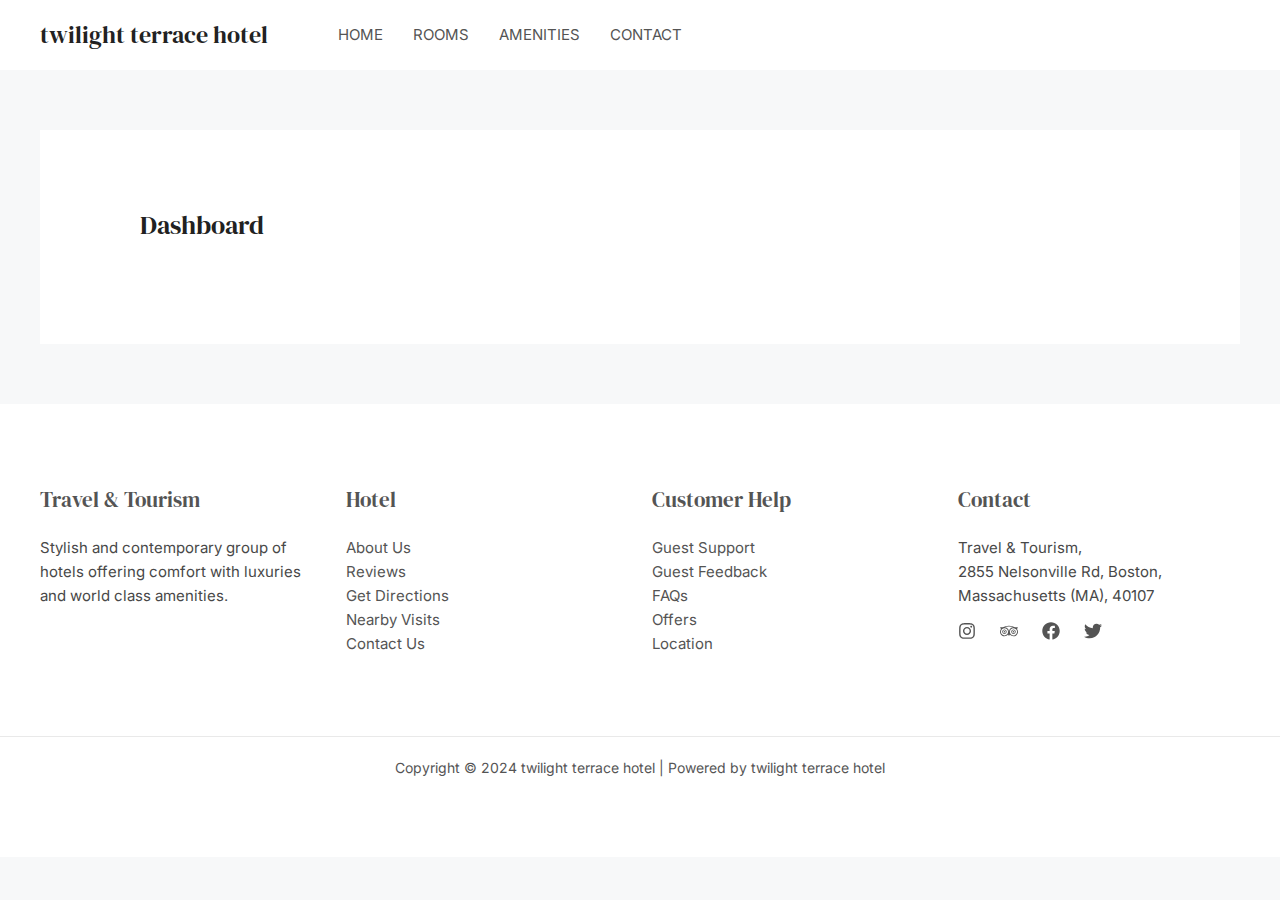
<file: customer-dashboard/index.html>
<!DOCTYPE html>
<html lang="en-US">
<head>
<meta charset="UTF-8">
<meta name="viewport" content="width=device-width, initial-scale=1">
	 <link rel="profile" href="https://gmpg.org/xfn/11"> 
	 <title>Dashboard &#8211; twilight terrace hotel</title>
<meta name="robots" content="noindex, nofollow">
<link rel="dns-prefetch" href="//fonts.googleapis.com">
<link rel="alternate" type="application/rss+xml" title="twilight terrace hotel &raquo; Feed" href="https://baluyadav448.github.io/twilight-terrace-hotel/feed/">
<link rel="alternate" type="application/rss+xml" title="twilight terrace hotel &raquo; Comments Feed" href="https://baluyadav448.github.io/twilight-terrace-hotel/comments/feed/">
<script>
window._wpemojiSettings = {"baseUrl":"https:\/\/s.w.org\/images\/core\/emoji\/15.0.3\/72x72\/","ext":".png","svgUrl":"https:\/\/s.w.org\/images\/core\/emoji\/15.0.3\/svg\/","svgExt":".svg","source":{"concatemoji":"https:\/\/baluyadav448.github.io\/twilight-terrace-hotel\/wp-includes\/js\/wp-emoji-release.min.js?ver=6.5.2"}};
/*! This file is auto-generated */
!function(i,n){var o,s,e;function c(e){try{var t={supportTests:e,timestamp:(new Date).valueOf()};sessionStorage.setItem(o,JSON.stringify(t))}catch(e){}}function p(e,t,n){e.clearRect(0,0,e.canvas.width,e.canvas.height),e.fillText(t,0,0);var t=new Uint32Array(e.getImageData(0,0,e.canvas.width,e.canvas.height).data),r=(e.clearRect(0,0,e.canvas.width,e.canvas.height),e.fillText(n,0,0),new Uint32Array(e.getImageData(0,0,e.canvas.width,e.canvas.height).data));return t.every(function(e,t){return e===r[t]})}function u(e,t,n){switch(t){case"flag":return n(e,"🏳️‍⚧️","🏳️​⚧️")?!1:!n(e,"🇺🇳","🇺​🇳")&&!n(e,"🏴󠁧󠁢󠁥󠁮󠁧󠁿","🏴​󠁧​󠁢​󠁥​󠁮​󠁧​󠁿");case"emoji":return!n(e,"🐦‍⬛","🐦​⬛")}return!1}function f(e,t,n){var r="undefined"!=typeof WorkerGlobalScope&&self instanceof WorkerGlobalScope?new OffscreenCanvas(300,150):i.createElement("canvas"),a=r.getContext("2d",{willReadFrequently:!0}),o=(a.textBaseline="top",a.font="600 32px Arial",{});return e.forEach(function(e){o[e]=t(a,e,n)}),o}function t(e){var t=i.createElement("script");t.src=e,t.defer=!0,i.head.appendChild(t)}"undefined"!=typeof Promise&&(o="wpEmojiSettingsSupports",s=["flag","emoji"],n.supports={everything:!0,everythingExceptFlag:!0},e=new Promise(function(e){i.addEventListener("DOMContentLoaded",e,{once:!0})}),new Promise(function(t){var n=function(){try{var e=JSON.parse(sessionStorage.getItem(o));if("object"==typeof e&&"number"==typeof e.timestamp&&(new Date).valueOf()<e.timestamp+604800&&"object"==typeof e.supportTests)return e.supportTests}catch(e){}return null}();if(!n){if("undefined"!=typeof Worker&&"undefined"!=typeof OffscreenCanvas&&"undefined"!=typeof URL&&URL.createObjectURL&&"undefined"!=typeof Blob)try{var e="postMessage("+f.toString()+"("+[JSON.stringify(s),u.toString(),p.toString()].join(",")+"));",r=new Blob([e],{type:"text/javascript"}),a=new Worker(URL.createObjectURL(r),{name:"wpTestEmojiSupports"});return void(a.onmessage=function(e){c(n=e.data),a.terminate(),t(n)})}catch(e){}c(n=f(s,u,p))}t(n)}).then(function(e){for(var t in e)n.supports[t]=e[t],n.supports.everything=n.supports.everything&&n.supports[t],"flag"!==t&&(n.supports.everythingExceptFlag=n.supports.everythingExceptFlag&&n.supports[t]);n.supports.everythingExceptFlag=n.supports.everythingExceptFlag&&!n.supports.flag,n.DOMReady=!1,n.readyCallback=function(){n.DOMReady=!0}}).then(function(){return e}).then(function(){var e;n.supports.everything||(n.readyCallback(),(e=n.source||{}).concatemoji?t(e.concatemoji):e.wpemoji&&e.twemoji&&(t(e.twemoji),t(e.wpemoji)))}))}((window,document),window._wpemojiSettings);
</script>
<link rel="stylesheet" id="astra-theme-css-css" href="https://baluyadav448.github.io/twilight-terrace-hotel/wp-content/themes/astra/assets/css/minified/main.min.css?ver=4.6.11" media="all">
<style id="astra-theme-css-inline-css">:root{--ast-container-default-xlg-padding:6.67em;--ast-container-default-lg-padding:5.67em;--ast-container-default-slg-padding:4.34em;--ast-container-default-md-padding:3.34em;--ast-container-default-sm-padding:6.67em;--ast-container-default-xs-padding:2.4em;--ast-container-default-xxs-padding:1.4em;--ast-code-block-background:#EEEEEE;--ast-comment-inputs-background:#FAFAFA;--ast-normal-container-width:1200px;--ast-narrow-container-width:750px;--ast-blog-title-font-weight:normal;--ast-blog-meta-weight:inherit;}html{font-size:93.75%;}a,.page-title{color:var(--ast-global-color-3);}a:hover,a:focus{color:var(--ast-global-color-1);}body,button,input,select,textarea,.ast-button,.ast-custom-button{font-family:'Open Sans',sans-serif;font-weight:400;font-size:15px;font-size:1rem;line-height:var(--ast-body-line-height,1.5em);}blockquote{color:var(--ast-global-color-3);}p,.entry-content p{margin-bottom:2em;}h1,.entry-content h1,h2,.entry-content h2,h3,.entry-content h3,h4,.entry-content h4,h5,.entry-content h5,h6,.entry-content h6,.site-title,.site-title a{font-family:'DM Serif Display',serif;font-weight:400;}.site-title{font-size:24px;font-size:1.6rem;display:block;}.site-header .site-description{font-size:15px;font-size:1rem;display:none;}.entry-title{font-size:26px;font-size:1.7333333333333rem;}.archive .ast-article-post .ast-article-inner,.blog .ast-article-post .ast-article-inner,.archive .ast-article-post .ast-article-inner:hover,.blog .ast-article-post .ast-article-inner:hover{overflow:hidden;}h1,.entry-content h1{font-size:70px;font-size:4.6666666666667rem;font-family:'DM Serif Display',serif;line-height:1.1em;}h2,.entry-content h2{font-size:42px;font-size:2.8rem;font-family:'DM Serif Display',serif;line-height:1.3em;}h3,.entry-content h3{font-size:28px;font-size:1.8666666666667rem;font-family:'DM Serif Display',serif;line-height:1.3em;}h4,.entry-content h4{font-size:24px;font-size:1.6rem;line-height:1.2em;font-family:'DM Serif Display',serif;}h5,.entry-content h5{font-size:20px;font-size:1.3333333333333rem;line-height:1.2em;font-family:'DM Serif Display',serif;}h6,.entry-content h6{font-size:15px;font-size:1rem;line-height:1.25em;font-family:'DM Serif Display',serif;}::selection{background-color:var(--ast-global-color-0);color:#ffffff;}body,h1,.entry-title a,.entry-content h1,h2,.entry-content h2,h3,.entry-content h3,h4,.entry-content h4,h5,.entry-content h5,h6,.entry-content h6{color:var(--ast-global-color-3);}.tagcloud a:hover,.tagcloud a:focus,.tagcloud a.current-item{color:#ffffff;border-color:var(--ast-global-color-3);background-color:var(--ast-global-color-3);}input:focus,input[type="text"]:focus,input[type="email"]:focus,input[type="url"]:focus,input[type="password"]:focus,input[type="reset"]:focus,input[type="search"]:focus,textarea:focus{border-color:var(--ast-global-color-3);}input[type="radio"]:checked,input[type=reset],input[type="checkbox"]:checked,input[type="checkbox"]:hover:checked,input[type="checkbox"]:focus:checked,input[type=range]::-webkit-slider-thumb{border-color:var(--ast-global-color-3);background-color:var(--ast-global-color-3);box-shadow:none;}.site-footer a:hover + .post-count,.site-footer a:focus + .post-count{background:var(--ast-global-color-3);border-color:var(--ast-global-color-3);}.single .nav-links .nav-previous,.single .nav-links .nav-next{color:var(--ast-global-color-3);}.entry-meta,.entry-meta *{line-height:1.45;color:var(--ast-global-color-3);}.entry-meta a:not(.ast-button):hover,.entry-meta a:not(.ast-button):hover *,.entry-meta a:not(.ast-button):focus,.entry-meta a:not(.ast-button):focus *,.page-links > .page-link,.page-links .page-link:hover,.post-navigation a:hover{color:var(--ast-global-color-1);}#cat option,.secondary .calendar_wrap thead a,.secondary .calendar_wrap thead a:visited{color:var(--ast-global-color-3);}.secondary .calendar_wrap #today,.ast-progress-val span{background:var(--ast-global-color-3);}.secondary a:hover + .post-count,.secondary a:focus + .post-count{background:var(--ast-global-color-3);border-color:var(--ast-global-color-3);}.calendar_wrap #today > a{color:#ffffff;}.page-links .page-link,.single .post-navigation a{color:var(--ast-global-color-3);}.ast-search-menu-icon .search-form button.search-submit{padding:0 4px;}.ast-search-menu-icon form.search-form{padding-right:0;}.ast-search-menu-icon.slide-search input.search-field{width:0;}.ast-header-search .ast-search-menu-icon.ast-dropdown-active .search-form,.ast-header-search .ast-search-menu-icon.ast-dropdown-active .search-field:focus{transition:all 0.2s;}.search-form input.search-field:focus{outline:none;}.wp-block-latest-posts > li > a{color:var(--ast-global-color-2);}.widget-title,.widget .wp-block-heading{font-size:21px;font-size:1.4rem;color:var(--ast-global-color-3);}.ast-search-menu-icon.slide-search a:focus-visible:focus-visible,.astra-search-icon:focus-visible,#close:focus-visible,a:focus-visible,.ast-menu-toggle:focus-visible,.site .skip-link:focus-visible,.wp-block-loginout input:focus-visible,.wp-block-search.wp-block-search__button-inside .wp-block-search__inside-wrapper,.ast-header-navigation-arrow:focus-visible,.woocommerce .wc-proceed-to-checkout > .checkout-button:focus-visible,.woocommerce .woocommerce-MyAccount-navigation ul li a:focus-visible,.ast-orders-table__row .ast-orders-table__cell:focus-visible,.woocommerce .woocommerce-order-details .order-again > .button:focus-visible,.woocommerce .woocommerce-message a.button.wc-forward:focus-visible,.woocommerce #minus_qty:focus-visible,.woocommerce #plus_qty:focus-visible,a#ast-apply-coupon:focus-visible,.woocommerce .woocommerce-info a:focus-visible,.woocommerce .astra-shop-summary-wrap a:focus-visible,.woocommerce a.wc-forward:focus-visible,#ast-apply-coupon:focus-visible,.woocommerce-js .woocommerce-mini-cart-item a.remove:focus-visible,#close:focus-visible,.button.search-submit:focus-visible,#search_submit:focus,.normal-search:focus-visible{outline-style:dotted;outline-color:inherit;outline-width:thin;}input:focus,input[type="text"]:focus,input[type="email"]:focus,input[type="url"]:focus,input[type="password"]:focus,input[type="reset"]:focus,input[type="search"]:focus,input[type="number"]:focus,textarea:focus,.wp-block-search__input:focus,[data-section="section-header-mobile-trigger"] .ast-button-wrap .ast-mobile-menu-trigger-minimal:focus,.ast-mobile-popup-drawer.active .menu-toggle-close:focus,.woocommerce-ordering select.orderby:focus,#ast-scroll-top:focus,#coupon_code:focus,.woocommerce-page #comment:focus,.woocommerce #reviews #respond input#submit:focus,.woocommerce a.add_to_cart_button:focus,.woocommerce .button.single_add_to_cart_button:focus,.woocommerce .woocommerce-cart-form button:focus,.woocommerce .woocommerce-cart-form__cart-item .quantity .qty:focus,.woocommerce .woocommerce-billing-fields .woocommerce-billing-fields__field-wrapper .woocommerce-input-wrapper > .input-text:focus,.woocommerce #order_comments:focus,.woocommerce #place_order:focus,.woocommerce .woocommerce-address-fields .woocommerce-address-fields__field-wrapper .woocommerce-input-wrapper > .input-text:focus,.woocommerce .woocommerce-MyAccount-content form button:focus,.woocommerce .woocommerce-MyAccount-content .woocommerce-EditAccountForm .woocommerce-form-row .woocommerce-Input.input-text:focus,.woocommerce .ast-woocommerce-container .woocommerce-pagination ul.page-numbers li a:focus,body #content .woocommerce form .form-row .select2-container--default .select2-selection--single:focus,#ast-coupon-code:focus,.woocommerce.woocommerce-js .quantity input[type=number]:focus,.woocommerce-js .woocommerce-mini-cart-item .quantity input[type=number]:focus,.woocommerce p#ast-coupon-trigger:focus{border-style:dotted;border-color:inherit;border-width:thin;}input{outline:none;}.ast-logo-title-inline .site-logo-img{padding-right:1em;}body .ast-oembed-container *{position:absolute;top:0;width:100%;height:100%;left:0;}body .wp-block-embed-pocket-casts .ast-oembed-container *{position:unset;}.ast-single-post-featured-section + article {margin-top: 2em;}.site-content .ast-single-post-featured-section img {width: 100%;overflow: hidden;object-fit: cover;}.site > .ast-single-related-posts-container {margin-top: 0;}@media (min-width: 922px) {.ast-desktop .ast-container--narrow {max-width: var(--ast-narrow-container-width);margin: 0 auto;}}@media (max-width:921px){#ast-desktop-header{display:none;}}@media (min-width:922px){#ast-mobile-header{display:none;}}.wp-block-buttons.aligncenter{justify-content:center;}@media (max-width:921px){.ast-theme-transparent-header #primary,.ast-theme-transparent-header #secondary{padding:0;}}@media (max-width:921px){.ast-plain-container.ast-no-sidebar #primary{padding:0;}}.ast-plain-container.ast-no-sidebar #primary{margin-top:0;margin-bottom:0;}.wp-block-button.is-style-outline .wp-block-button__link{border-color:var(--ast-global-color-1);}div.wp-block-button.is-style-outline > .wp-block-button__link:not(.has-text-color),div.wp-block-button.wp-block-button__link.is-style-outline:not(.has-text-color){color:var(--ast-global-color-1);}.wp-block-button.is-style-outline .wp-block-button__link:hover,.wp-block-buttons .wp-block-button.is-style-outline .wp-block-button__link:focus,.wp-block-buttons .wp-block-button.is-style-outline > .wp-block-button__link:not(.has-text-color):hover,.wp-block-buttons .wp-block-button.wp-block-button__link.is-style-outline:not(.has-text-color):hover{color:var(--ast-global-color-5);background-color:var(--ast-global-color-3);border-color:var(--ast-global-color-3);}.post-page-numbers.current .page-link,.ast-pagination .page-numbers.current{color:#ffffff;border-color:var(--ast-global-color-0);background-color:var(--ast-global-color-0);}.wp-block-button.is-style-outline .wp-block-button__link.wp-element-button,.ast-outline-button{border-color:var(--ast-global-color-1);font-family:'Open Sans',sans-serif;font-weight:600;font-size:12px;font-size:0.8rem;line-height:1em;border-top-left-radius:0px;border-top-right-radius:0px;border-bottom-right-radius:0px;border-bottom-left-radius:0px;}.wp-block-buttons .wp-block-button.is-style-outline > .wp-block-button__link:not(.has-text-color),.wp-block-buttons .wp-block-button.wp-block-button__link.is-style-outline:not(.has-text-color),.ast-outline-button{color:var(--ast-global-color-1);}.wp-block-button.is-style-outline .wp-block-button__link:hover,.wp-block-buttons .wp-block-button.is-style-outline .wp-block-button__link:focus,.wp-block-buttons .wp-block-button.is-style-outline > .wp-block-button__link:not(.has-text-color):hover,.wp-block-buttons .wp-block-button.wp-block-button__link.is-style-outline:not(.has-text-color):hover,.ast-outline-button:hover,.ast-outline-button:focus,.wp-block-uagb-buttons-child .uagb-buttons-repeater.ast-outline-button:hover,.wp-block-uagb-buttons-child .uagb-buttons-repeater.ast-outline-button:focus{color:var(--ast-global-color-5);background-color:var(--ast-global-color-3);border-color:var(--ast-global-color-3);}.wp-block-button .wp-block-button__link.wp-element-button.is-style-outline:not(.has-background),.wp-block-button.is-style-outline>.wp-block-button__link.wp-element-button:not(.has-background),.ast-outline-button{background-color:var(--ast-global-color-1);}.entry-content[ast-blocks-layout] > figure{margin-bottom:1em;}@media (max-width:921px){.ast-separate-container #primary,.ast-separate-container #secondary{padding:1.5em 0;}#primary,#secondary{padding:1.5em 0;margin:0;}.ast-left-sidebar #content > .ast-container{display:flex;flex-direction:column-reverse;width:100%;}.ast-separate-container .ast-article-post,.ast-separate-container .ast-article-single{padding:1.5em 2.14em;}.ast-author-box img.avatar{margin:20px 0 0 0;}}@media (min-width:922px){.ast-separate-container.ast-right-sidebar #primary,.ast-separate-container.ast-left-sidebar #primary{border:0;}.search-no-results.ast-separate-container #primary{margin-bottom:4em;}}.wp-block-button .wp-block-button__link{color:var(--ast-global-color-5);}.wp-block-button .wp-block-button__link:hover,.wp-block-button .wp-block-button__link:focus{color:var(--ast-global-color-5);background-color:var(--ast-global-color-3);border-color:var(--ast-global-color-3);}.elementor-widget-heading h1.elementor-heading-title{line-height:1.1em;}.elementor-widget-heading h2.elementor-heading-title{line-height:1.3em;}.elementor-widget-heading h3.elementor-heading-title{line-height:1.3em;}.elementor-widget-heading h4.elementor-heading-title{line-height:1.2em;}.elementor-widget-heading h5.elementor-heading-title{line-height:1.2em;}.elementor-widget-heading h6.elementor-heading-title{line-height:1.25em;}.wp-block-button .wp-block-button__link,.wp-block-search .wp-block-search__button,body .wp-block-file .wp-block-file__button{border-style:solid;border-top-width:0px;border-right-width:0px;border-left-width:0px;border-bottom-width:0px;border-color:var(--ast-global-color-1);background-color:var(--ast-global-color-1);color:var(--ast-global-color-5);font-family:'Open Sans',sans-serif;font-weight:600;line-height:1em;text-transform:uppercase;letter-spacing:2px;font-size:12px;font-size:0.8rem;border-top-left-radius:0px;border-top-right-radius:0px;border-bottom-right-radius:0px;border-bottom-left-radius:0px;padding-top:18px;padding-right:34px;padding-bottom:18px;padding-left:34px;}@media (max-width:921px){.wp-block-button .wp-block-button__link,.wp-block-search .wp-block-search__button,body .wp-block-file .wp-block-file__button{padding-top:15px;padding-right:24px;padding-bottom:15px;padding-left:24px;}}@media (max-width:544px){.wp-block-button .wp-block-button__link,.wp-block-search .wp-block-search__button,body .wp-block-file .wp-block-file__button{padding-top:13px;padding-right:21px;padding-bottom:13px;padding-left:21px;}}.menu-toggle,button,.ast-button,.ast-custom-button,.button,input#submit,input[type="button"],input[type="submit"],input[type="reset"],form[CLASS*="wp-block-search__"].wp-block-search .wp-block-search__inside-wrapper .wp-block-search__button,body .wp-block-file .wp-block-file__button,.woocommerce-js a.button,.woocommerce button.button,.woocommerce .woocommerce-message a.button,.woocommerce #respond input#submit.alt,.woocommerce input.button.alt,.woocommerce input.button,.woocommerce input.button:disabled,.woocommerce input.button:disabled[disabled],.woocommerce input.button:disabled:hover,.woocommerce input.button:disabled[disabled]:hover,.woocommerce #respond input#submit,.woocommerce button.button.alt.disabled,.wc-block-grid__products .wc-block-grid__product .wp-block-button__link,.wc-block-grid__product-onsale,[CLASS*="wc-block"] button,.woocommerce-js .astra-cart-drawer .astra-cart-drawer-content .woocommerce-mini-cart__buttons .button:not(.checkout):not(.ast-continue-shopping),.woocommerce-js .astra-cart-drawer .astra-cart-drawer-content .woocommerce-mini-cart__buttons a.checkout,.woocommerce button.button.alt.disabled.wc-variation-selection-needed,[CLASS*="wc-block"] .wc-block-components-button{border-style:solid;border-top-width:0px;border-right-width:0px;border-left-width:0px;border-bottom-width:0px;color:var(--ast-global-color-5);border-color:var(--ast-global-color-1);background-color:var(--ast-global-color-1);padding-top:18px;padding-right:34px;padding-bottom:18px;padding-left:34px;font-family:'Open Sans',sans-serif;font-weight:600;font-size:12px;font-size:0.8rem;line-height:1em;text-transform:uppercase;letter-spacing:2px;border-top-left-radius:0px;border-top-right-radius:0px;border-bottom-right-radius:0px;border-bottom-left-radius:0px;}button:focus,.menu-toggle:hover,button:hover,.ast-button:hover,.ast-custom-button:hover .button:hover,.ast-custom-button:hover ,input[type=reset]:hover,input[type=reset]:focus,input#submit:hover,input#submit:focus,input[type="button"]:hover,input[type="button"]:focus,input[type="submit"]:hover,input[type="submit"]:focus,form[CLASS*="wp-block-search__"].wp-block-search .wp-block-search__inside-wrapper .wp-block-search__button:hover,form[CLASS*="wp-block-search__"].wp-block-search .wp-block-search__inside-wrapper .wp-block-search__button:focus,body .wp-block-file .wp-block-file__button:hover,body .wp-block-file .wp-block-file__button:focus,.woocommerce-js a.button:hover,.woocommerce button.button:hover,.woocommerce .woocommerce-message a.button:hover,.woocommerce #respond input#submit:hover,.woocommerce #respond input#submit.alt:hover,.woocommerce input.button.alt:hover,.woocommerce input.button:hover,.woocommerce button.button.alt.disabled:hover,.wc-block-grid__products .wc-block-grid__product .wp-block-button__link:hover,[CLASS*="wc-block"] button:hover,.woocommerce-js .astra-cart-drawer .astra-cart-drawer-content .woocommerce-mini-cart__buttons .button:not(.checkout):not(.ast-continue-shopping):hover,.woocommerce-js .astra-cart-drawer .astra-cart-drawer-content .woocommerce-mini-cart__buttons a.checkout:hover,.woocommerce button.button.alt.disabled.wc-variation-selection-needed:hover,[CLASS*="wc-block"] .wc-block-components-button:hover,[CLASS*="wc-block"] .wc-block-components-button:focus{color:var(--ast-global-color-5);background-color:var(--ast-global-color-3);border-color:var(--ast-global-color-3);}@media (max-width:921px){.menu-toggle,button,.ast-button,.ast-custom-button,.button,input#submit,input[type="button"],input[type="submit"],input[type="reset"],form[CLASS*="wp-block-search__"].wp-block-search .wp-block-search__inside-wrapper .wp-block-search__button,body .wp-block-file .wp-block-file__button,.woocommerce-js a.button,.woocommerce button.button,.woocommerce .woocommerce-message a.button,.woocommerce #respond input#submit.alt,.woocommerce input.button.alt,.woocommerce input.button,.woocommerce input.button:disabled,.woocommerce input.button:disabled[disabled],.woocommerce input.button:disabled:hover,.woocommerce input.button:disabled[disabled]:hover,.woocommerce #respond input#submit,.woocommerce button.button.alt.disabled,.wc-block-grid__products .wc-block-grid__product .wp-block-button__link,.wc-block-grid__product-onsale,[CLASS*="wc-block"] button,.woocommerce-js .astra-cart-drawer .astra-cart-drawer-content .woocommerce-mini-cart__buttons .button:not(.checkout):not(.ast-continue-shopping),.woocommerce-js .astra-cart-drawer .astra-cart-drawer-content .woocommerce-mini-cart__buttons a.checkout,.woocommerce button.button.alt.disabled.wc-variation-selection-needed,[CLASS*="wc-block"] .wc-block-components-button{padding-top:15px;padding-right:24px;padding-bottom:15px;padding-left:24px;}}@media (max-width:544px){.menu-toggle,button,.ast-button,.ast-custom-button,.button,input#submit,input[type="button"],input[type="submit"],input[type="reset"],form[CLASS*="wp-block-search__"].wp-block-search .wp-block-search__inside-wrapper .wp-block-search__button,body .wp-block-file .wp-block-file__button,.woocommerce-js a.button,.woocommerce button.button,.woocommerce .woocommerce-message a.button,.woocommerce #respond input#submit.alt,.woocommerce input.button.alt,.woocommerce input.button,.woocommerce input.button:disabled,.woocommerce input.button:disabled[disabled],.woocommerce input.button:disabled:hover,.woocommerce input.button:disabled[disabled]:hover,.woocommerce #respond input#submit,.woocommerce button.button.alt.disabled,.wc-block-grid__products .wc-block-grid__product .wp-block-button__link,.wc-block-grid__product-onsale,[CLASS*="wc-block"] button,.woocommerce-js .astra-cart-drawer .astra-cart-drawer-content .woocommerce-mini-cart__buttons .button:not(.checkout):not(.ast-continue-shopping),.woocommerce-js .astra-cart-drawer .astra-cart-drawer-content .woocommerce-mini-cart__buttons a.checkout,.woocommerce button.button.alt.disabled.wc-variation-selection-needed,[CLASS*="wc-block"] .wc-block-components-button{padding-top:13px;padding-right:21px;padding-bottom:13px;padding-left:21px;}}@media (max-width:921px){.ast-mobile-header-stack .main-header-bar .ast-search-menu-icon{display:inline-block;}.ast-header-break-point.ast-header-custom-item-outside .ast-mobile-header-stack .main-header-bar .ast-search-icon{margin:0;}.ast-comment-avatar-wrap img{max-width:2.5em;}.ast-comment-meta{padding:0 1.8888em 1.3333em;}.ast-separate-container .ast-comment-list li.depth-1{padding:1.5em 2.14em;}.ast-separate-container .comment-respond{padding:2em 2.14em;}}@media (min-width:544px){.ast-container{max-width:100%;}}@media (max-width:544px){.ast-separate-container .ast-article-post,.ast-separate-container .ast-article-single,.ast-separate-container .comments-title,.ast-separate-container .ast-archive-description{padding:1.5em 1em;}.ast-separate-container #content .ast-container{padding-left:0.54em;padding-right:0.54em;}.ast-separate-container .ast-comment-list .bypostauthor{padding:.5em;}.ast-search-menu-icon.ast-dropdown-active .search-field{width:170px;}}body,.ast-separate-container{background-color:var(--ast-global-color-4);;background-image:none;;}@media (max-width:921px){.site-title{display:block;}.site-header .site-description{display:none;}h1,.entry-content h1{font-size:60px;}h2,.entry-content h2{font-size:34px;}h3,.entry-content h3{font-size:28px;}h4,.entry-content h4{font-size:22px;font-size:1.4666666666667rem;}h5,.entry-content h5{font-size:18px;font-size:1.2rem;}h6,.entry-content h6{font-size:15px;font-size:1rem;}}@media (max-width:544px){.site-title{display:block;}.site-header .site-description{display:none;}h1,.entry-content h1{font-size:38px;}h2,.entry-content h2{font-size:28px;}h3,.entry-content h3{font-size:24px;}h4,.entry-content h4{font-size:22px;font-size:1.4666666666667rem;}h5,.entry-content h5{font-size:18px;font-size:1.2rem;}h6,.entry-content h6{font-size:14px;font-size:0.93333333333333rem;}}@media (max-width:921px){html{font-size:85.5%;}}@media (max-width:544px){html{font-size:85.5%;}}@media (min-width:922px){.ast-container{max-width:1240px;}}@media (min-width:922px){.site-content .ast-container{display:flex;}}@media (max-width:921px){.site-content .ast-container{flex-direction:column;}}@media (min-width:922px){.main-header-menu .sub-menu .menu-item.ast-left-align-sub-menu:hover > .sub-menu,.main-header-menu .sub-menu .menu-item.ast-left-align-sub-menu.focus > .sub-menu{margin-left:-0px;}}.site .comments-area{padding-bottom:3em;}.wp-block-file {display: flex;align-items: center;flex-wrap: wrap;justify-content: space-between;}.wp-block-pullquote {border: none;}.wp-block-pullquote blockquote::before {content: "\201D";font-family: "Helvetica",sans-serif;display: flex;transform: rotate( 180deg );font-size: 6rem;font-style: normal;line-height: 1;font-weight: bold;align-items: center;justify-content: center;}.has-text-align-right > blockquote::before {justify-content: flex-start;}.has-text-align-left > blockquote::before {justify-content: flex-end;}figure.wp-block-pullquote.is-style-solid-color blockquote {max-width: 100%;text-align: inherit;}html body {--wp--custom--ast-default-block-top-padding: 3em;--wp--custom--ast-default-block-right-padding: 3em;--wp--custom--ast-default-block-bottom-padding: 3em;--wp--custom--ast-default-block-left-padding: 3em;--wp--custom--ast-container-width: 1200px;--wp--custom--ast-content-width-size: 1200px;--wp--custom--ast-wide-width-size: calc(1200px + var(--wp--custom--ast-default-block-left-padding) + var(--wp--custom--ast-default-block-right-padding));}.ast-narrow-container {--wp--custom--ast-content-width-size: 750px;--wp--custom--ast-wide-width-size: 750px;}@media(max-width: 921px) {html body {--wp--custom--ast-default-block-top-padding: 3em;--wp--custom--ast-default-block-right-padding: 2em;--wp--custom--ast-default-block-bottom-padding: 3em;--wp--custom--ast-default-block-left-padding: 2em;}}@media(max-width: 544px) {html body {--wp--custom--ast-default-block-top-padding: 3em;--wp--custom--ast-default-block-right-padding: 1.5em;--wp--custom--ast-default-block-bottom-padding: 3em;--wp--custom--ast-default-block-left-padding: 1.5em;}}.entry-content > .wp-block-group,.entry-content > .wp-block-cover,.entry-content > .wp-block-columns {padding-top: var(--wp--custom--ast-default-block-top-padding);padding-right: var(--wp--custom--ast-default-block-right-padding);padding-bottom: var(--wp--custom--ast-default-block-bottom-padding);padding-left: var(--wp--custom--ast-default-block-left-padding);}.ast-plain-container.ast-no-sidebar .entry-content > .alignfull,.ast-page-builder-template .ast-no-sidebar .entry-content > .alignfull {margin-left: calc( -50vw + 50%);margin-right: calc( -50vw + 50%);max-width: 100vw;width: 100vw;}.ast-plain-container.ast-no-sidebar .entry-content .alignfull .alignfull,.ast-page-builder-template.ast-no-sidebar .entry-content .alignfull .alignfull,.ast-plain-container.ast-no-sidebar .entry-content .alignfull .alignwide,.ast-page-builder-template.ast-no-sidebar .entry-content .alignfull .alignwide,.ast-plain-container.ast-no-sidebar .entry-content .alignwide .alignfull,.ast-page-builder-template.ast-no-sidebar .entry-content .alignwide .alignfull,.ast-plain-container.ast-no-sidebar .entry-content .alignwide .alignwide,.ast-page-builder-template.ast-no-sidebar .entry-content .alignwide .alignwide,.ast-plain-container.ast-no-sidebar .entry-content .wp-block-column .alignfull,.ast-page-builder-template.ast-no-sidebar .entry-content .wp-block-column .alignfull,.ast-plain-container.ast-no-sidebar .entry-content .wp-block-column .alignwide,.ast-page-builder-template.ast-no-sidebar .entry-content .wp-block-column .alignwide {margin-left: auto;margin-right: auto;width: 100%;}[ast-blocks-layout] .wp-block-separator:not(.is-style-dots) {height: 0;}[ast-blocks-layout] .wp-block-separator {margin: 20px auto;}[ast-blocks-layout] .wp-block-separator:not(.is-style-wide):not(.is-style-dots) {max-width: 100px;}[ast-blocks-layout] .wp-block-separator.has-background {padding: 0;}.entry-content[ast-blocks-layout] > * {max-width: var(--wp--custom--ast-content-width-size);margin-left: auto;margin-right: auto;}.entry-content[ast-blocks-layout] > .alignwide {max-width: var(--wp--custom--ast-wide-width-size);}.entry-content[ast-blocks-layout] .alignfull {max-width: none;}.entry-content .wp-block-columns {margin-bottom: 0;}blockquote {margin: 1.5em;border-color: rgba(0,0,0,0.05);}.wp-block-quote:not(.has-text-align-right):not(.has-text-align-center) {border-left: 5px solid rgba(0,0,0,0.05);}.has-text-align-right > blockquote,blockquote.has-text-align-right {border-right: 5px solid rgba(0,0,0,0.05);}.has-text-align-left > blockquote,blockquote.has-text-align-left {border-left: 5px solid rgba(0,0,0,0.05);}.wp-block-site-tagline,.wp-block-latest-posts .read-more {margin-top: 15px;}.wp-block-loginout p label {display: block;}.wp-block-loginout p:not(.login-remember):not(.login-submit) input {width: 100%;}.wp-block-loginout input:focus {border-color: transparent;}.wp-block-loginout input:focus {outline: thin dotted;}.entry-content .wp-block-media-text .wp-block-media-text__content {padding: 0 0 0 8%;}.entry-content .wp-block-media-text.has-media-on-the-right .wp-block-media-text__content {padding: 0 8% 0 0;}.entry-content .wp-block-media-text.has-background .wp-block-media-text__content {padding: 8%;}.entry-content .wp-block-cover:not([class*="background-color"]) .wp-block-cover__inner-container,.entry-content .wp-block-cover:not([class*="background-color"]) .wp-block-cover-image-text,.entry-content .wp-block-cover:not([class*="background-color"]) .wp-block-cover-text,.entry-content .wp-block-cover-image:not([class*="background-color"]) .wp-block-cover__inner-container,.entry-content .wp-block-cover-image:not([class*="background-color"]) .wp-block-cover-image-text,.entry-content .wp-block-cover-image:not([class*="background-color"]) .wp-block-cover-text {color: var(--ast-global-color-5);}.wp-block-loginout .login-remember input {width: 1.1rem;height: 1.1rem;margin: 0 5px 4px 0;vertical-align: middle;}.wp-block-latest-posts > li > *:first-child,.wp-block-latest-posts:not(.is-grid) > li:first-child {margin-top: 0;}.wp-block-search__inside-wrapper .wp-block-search__input {padding: 0 10px;color: var(--ast-global-color-3);background: var(--ast-global-color-5);border-color: var(--ast-border-color);}.wp-block-latest-posts .read-more {margin-bottom: 1.5em;}.wp-block-search__no-button .wp-block-search__inside-wrapper .wp-block-search__input {padding-top: 5px;padding-bottom: 5px;}.wp-block-latest-posts .wp-block-latest-posts__post-date,.wp-block-latest-posts .wp-block-latest-posts__post-author {font-size: 1rem;}.wp-block-latest-posts > li > *,.wp-block-latest-posts:not(.is-grid) > li {margin-top: 12px;margin-bottom: 12px;}.ast-page-builder-template .entry-content[ast-blocks-layout] > *,.ast-page-builder-template .entry-content[ast-blocks-layout] > .alignfull > * {max-width: none;}.ast-page-builder-template .entry-content[ast-blocks-layout] > .alignwide > * {max-width: var(--wp--custom--ast-wide-width-size);}.ast-page-builder-template .entry-content[ast-blocks-layout] > .inherit-container-width > *,.ast-page-builder-template .entry-content[ast-blocks-layout] > * > *,.entry-content[ast-blocks-layout] > .wp-block-cover .wp-block-cover__inner-container {max-width: var(--wp--custom--ast-content-width-size);margin-left: auto;margin-right: auto;}.entry-content[ast-blocks-layout] .wp-block-cover:not(.alignleft):not(.alignright) {width: auto;}@media(max-width: 1200px) {.ast-separate-container .entry-content > .alignfull,.ast-separate-container .entry-content[ast-blocks-layout] > .alignwide,.ast-plain-container .entry-content[ast-blocks-layout] > .alignwide,.ast-plain-container .entry-content .alignfull {margin-left: calc(-1 * min(var(--ast-container-default-xlg-padding),20px)) ;margin-right: calc(-1 * min(var(--ast-container-default-xlg-padding),20px));}}@media(min-width: 1201px) {.ast-separate-container .entry-content > .alignfull {margin-left: calc(-1 * var(--ast-container-default-xlg-padding) );margin-right: calc(-1 * var(--ast-container-default-xlg-padding) );}.ast-separate-container .entry-content[ast-blocks-layout] > .alignwide,.ast-plain-container .entry-content[ast-blocks-layout] > .alignwide {margin-left: calc(-1 * var(--wp--custom--ast-default-block-left-padding) );margin-right: calc(-1 * var(--wp--custom--ast-default-block-right-padding) );}}@media(min-width: 921px) {.ast-separate-container .entry-content .wp-block-group.alignwide:not(.inherit-container-width) > :where(:not(.alignleft):not(.alignright)),.ast-plain-container .entry-content .wp-block-group.alignwide:not(.inherit-container-width) > :where(:not(.alignleft):not(.alignright)) {max-width: calc( var(--wp--custom--ast-content-width-size) + 80px );}.ast-plain-container.ast-right-sidebar .entry-content[ast-blocks-layout] .alignfull,.ast-plain-container.ast-left-sidebar .entry-content[ast-blocks-layout] .alignfull {margin-left: -60px;margin-right: -60px;}}@media(min-width: 544px) {.entry-content > .alignleft {margin-right: 20px;}.entry-content > .alignright {margin-left: 20px;}}@media (max-width:544px){.wp-block-columns .wp-block-column:not(:last-child){margin-bottom:20px;}.wp-block-latest-posts{margin:0;}}@media( max-width: 600px ) {.entry-content .wp-block-media-text .wp-block-media-text__content,.entry-content .wp-block-media-text.has-media-on-the-right .wp-block-media-text__content {padding: 8% 0 0;}.entry-content .wp-block-media-text.has-background .wp-block-media-text__content {padding: 8%;}}.ast-page-builder-template .entry-header {padding-left: 0;}.ast-narrow-container .site-content .wp-block-uagb-image--align-full .wp-block-uagb-image__figure {max-width: 100%;margin-left: auto;margin-right: auto;}:root .has-ast-global-color-0-color{color:var(--ast-global-color-0);}:root .has-ast-global-color-0-background-color{background-color:var(--ast-global-color-0);}:root .wp-block-button .has-ast-global-color-0-color{color:var(--ast-global-color-0);}:root .wp-block-button .has-ast-global-color-0-background-color{background-color:var(--ast-global-color-0);}:root .has-ast-global-color-1-color{color:var(--ast-global-color-1);}:root .has-ast-global-color-1-background-color{background-color:var(--ast-global-color-1);}:root .wp-block-button .has-ast-global-color-1-color{color:var(--ast-global-color-1);}:root .wp-block-button .has-ast-global-color-1-background-color{background-color:var(--ast-global-color-1);}:root .has-ast-global-color-2-color{color:var(--ast-global-color-2);}:root .has-ast-global-color-2-background-color{background-color:var(--ast-global-color-2);}:root .wp-block-button .has-ast-global-color-2-color{color:var(--ast-global-color-2);}:root .wp-block-button .has-ast-global-color-2-background-color{background-color:var(--ast-global-color-2);}:root .has-ast-global-color-3-color{color:var(--ast-global-color-3);}:root .has-ast-global-color-3-background-color{background-color:var(--ast-global-color-3);}:root .wp-block-button .has-ast-global-color-3-color{color:var(--ast-global-color-3);}:root .wp-block-button .has-ast-global-color-3-background-color{background-color:var(--ast-global-color-3);}:root .has-ast-global-color-4-color{color:var(--ast-global-color-4);}:root .has-ast-global-color-4-background-color{background-color:var(--ast-global-color-4);}:root .wp-block-button .has-ast-global-color-4-color{color:var(--ast-global-color-4);}:root .wp-block-button .has-ast-global-color-4-background-color{background-color:var(--ast-global-color-4);}:root .has-ast-global-color-5-color{color:var(--ast-global-color-5);}:root .has-ast-global-color-5-background-color{background-color:var(--ast-global-color-5);}:root .wp-block-button .has-ast-global-color-5-color{color:var(--ast-global-color-5);}:root .wp-block-button .has-ast-global-color-5-background-color{background-color:var(--ast-global-color-5);}:root .has-ast-global-color-6-color{color:var(--ast-global-color-6);}:root .has-ast-global-color-6-background-color{background-color:var(--ast-global-color-6);}:root .wp-block-button .has-ast-global-color-6-color{color:var(--ast-global-color-6);}:root .wp-block-button .has-ast-global-color-6-background-color{background-color:var(--ast-global-color-6);}:root .has-ast-global-color-7-color{color:var(--ast-global-color-7);}:root .has-ast-global-color-7-background-color{background-color:var(--ast-global-color-7);}:root .wp-block-button .has-ast-global-color-7-color{color:var(--ast-global-color-7);}:root .wp-block-button .has-ast-global-color-7-background-color{background-color:var(--ast-global-color-7);}:root .has-ast-global-color-8-color{color:var(--ast-global-color-8);}:root .has-ast-global-color-8-background-color{background-color:var(--ast-global-color-8);}:root .wp-block-button .has-ast-global-color-8-color{color:var(--ast-global-color-8);}:root .wp-block-button .has-ast-global-color-8-background-color{background-color:var(--ast-global-color-8);}:root{--ast-global-color-0:#212121;--ast-global-color-1:#212121;--ast-global-color-2:#212121;--ast-global-color-3:#545454;--ast-global-color-4:#f7f8f9;--ast-global-color-5:#ffffff;--ast-global-color-6:#243673;--ast-global-color-7:#2a2a2a;--ast-global-color-8:#BFD1FF;}:root {--ast-border-color : #dddddd;}.ast-single-entry-banner {-js-display: flex;display: flex;flex-direction: column;justify-content: center;text-align: center;position: relative;background: #eeeeee;}.ast-single-entry-banner[data-banner-layout="layout-1"] {max-width: 1200px;background: inherit;padding: 20px 0;}.ast-single-entry-banner[data-banner-width-type="custom"] {margin: 0 auto;width: 100%;}.ast-single-entry-banner + .site-content .entry-header {margin-bottom: 0;}.site .ast-author-avatar {--ast-author-avatar-size: ;}a.ast-underline-text {text-decoration: underline;}.ast-container > .ast-terms-link {position: relative;display: block;}a.ast-button.ast-badge-tax {padding: 4px 8px;border-radius: 3px;font-size: inherit;}header.entry-header > *:not(:last-child){margin-bottom:10px;}.ast-archive-entry-banner {-js-display: flex;display: flex;flex-direction: column;justify-content: center;text-align: center;position: relative;background: #eeeeee;}.ast-archive-entry-banner[data-banner-width-type="custom"] {margin: 0 auto;width: 100%;}.ast-archive-entry-banner[data-banner-layout="layout-1"] {background: inherit;padding: 20px 0;text-align: left;}body.archive .ast-archive-description{max-width:1200px;width:100%;text-align:left;padding-top:3em;padding-right:3em;padding-bottom:3em;padding-left:3em;}body.archive .ast-archive-description .ast-archive-title,body.archive .ast-archive-description .ast-archive-title *{font-size:40px;font-size:2.6666666666667rem;}body.archive .ast-archive-description > *:not(:last-child){margin-bottom:10px;}@media (max-width:921px){body.archive .ast-archive-description{text-align:left;}}@media (max-width:544px){body.archive .ast-archive-description{text-align:left;}}.ast-breadcrumbs .trail-browse,.ast-breadcrumbs .trail-items,.ast-breadcrumbs .trail-items li{display:inline-block;margin:0;padding:0;border:none;background:inherit;text-indent:0;text-decoration:none;}.ast-breadcrumbs .trail-browse{font-size:inherit;font-style:inherit;font-weight:inherit;color:inherit;}.ast-breadcrumbs .trail-items{list-style:none;}.trail-items li::after{padding:0 0.3em;content:"\00bb";}.trail-items li:last-of-type::after{display:none;}h1,.entry-content h1,h2,.entry-content h2,h3,.entry-content h3,h4,.entry-content h4,h5,.entry-content h5,h6,.entry-content h6{color:var(--ast-global-color-2);}@media (max-width:921px){.ast-builder-grid-row-container.ast-builder-grid-row-tablet-3-firstrow .ast-builder-grid-row > *:first-child,.ast-builder-grid-row-container.ast-builder-grid-row-tablet-3-lastrow .ast-builder-grid-row > *:last-child{grid-column:1 / -1;}}@media (max-width:544px){.ast-builder-grid-row-container.ast-builder-grid-row-mobile-3-firstrow .ast-builder-grid-row > *:first-child,.ast-builder-grid-row-container.ast-builder-grid-row-mobile-3-lastrow .ast-builder-grid-row > *:last-child{grid-column:1 / -1;}}.ast-builder-layout-element .ast-site-identity{margin-right:35px;}.ast-builder-layout-element[data-section="title_tagline"]{display:flex;}@media (max-width:921px){.ast-header-break-point .ast-builder-layout-element[data-section="title_tagline"]{display:flex;}}@media (max-width:544px){.ast-header-break-point .ast-builder-layout-element[data-section="title_tagline"]{display:flex;}}[data-section*="section-hb-button-"] .menu-link{display:none;}.ast-header-button-1[data-section*="section-hb-button-"] .ast-builder-button-wrap .ast-custom-button{font-size:13px;font-size:0.86666666666667rem;}.ast-header-button-1 .ast-custom-button{color:var(--ast-global-color-5);background:rgba(0,0,0,0);border-color:var(--ast-global-color-5);border-top-width:1px;border-bottom-width:1px;border-left-width:1px;border-right-width:1px;}.ast-header-button-1 .ast-custom-button:hover{color:var(--ast-global-color-1);background:var(--ast-global-color-5);border-color:var(--ast-global-color-5);}.ast-header-button-1[data-section*="section-hb-button-"] .ast-builder-button-wrap .ast-custom-button{padding-top:16px;padding-bottom:16px;padding-left:32px;padding-right:32px;}.ast-header-button-1[data-section="section-hb-button-1"]{display:flex;}@media (max-width:921px){.ast-header-break-point .ast-header-button-1[data-section="section-hb-button-1"]{display:flex;}}@media (max-width:544px){.ast-header-break-point .ast-header-button-1[data-section="section-hb-button-1"]{display:flex;}}.ast-builder-menu-1{font-family:inherit;font-weight:inherit;text-transform:uppercase;}.ast-builder-menu-1 .menu-item > .menu-link{font-size:-9223372036854775808px;font-size:-6.1489146912365E+17rem;}.ast-builder-menu-1 .sub-menu,.ast-builder-menu-1 .inline-on-mobile .sub-menu{border-top-width:2px;border-bottom-width:0px;border-right-width:0px;border-left-width:0px;border-color:var(--ast-global-color-0);border-style:solid;}.ast-builder-menu-1 .main-header-menu > .menu-item > .sub-menu,.ast-builder-menu-1 .main-header-menu > .menu-item > .astra-full-megamenu-wrapper{margin-top:0px;}.ast-desktop .ast-builder-menu-1 .main-header-menu > .menu-item > .sub-menu:before,.ast-desktop .ast-builder-menu-1 .main-header-menu > .menu-item > .astra-full-megamenu-wrapper:before{height:calc( 0px + 5px );}.ast-desktop .ast-builder-menu-1 .menu-item .sub-menu .menu-link{border-style:none;}@media (max-width:921px){.ast-header-break-point .ast-builder-menu-1 .menu-item.menu-item-has-children > .ast-menu-toggle{top:0;}.ast-builder-menu-1 .inline-on-mobile .menu-item.menu-item-has-children > .ast-menu-toggle{right:-15px;}.ast-builder-menu-1 .menu-item-has-children > .menu-link:after{content:unset;}.ast-builder-menu-1 .main-header-menu > .menu-item > .sub-menu,.ast-builder-menu-1 .main-header-menu > .menu-item > .astra-full-megamenu-wrapper{margin-top:0;}}@media (max-width:544px){.ast-header-break-point .ast-builder-menu-1 .menu-item.menu-item-has-children > .ast-menu-toggle{top:0;}.ast-builder-menu-1 .main-header-menu > .menu-item > .sub-menu,.ast-builder-menu-1 .main-header-menu > .menu-item > .astra-full-megamenu-wrapper{margin-top:0;}}.ast-builder-menu-1{display:flex;}@media (max-width:921px){.ast-header-break-point .ast-builder-menu-1{display:flex;}}@media (max-width:544px){.ast-header-break-point .ast-builder-menu-1{display:flex;}}.site-below-footer-wrap{padding-top:20px;padding-bottom:20px;}.site-below-footer-wrap[data-section="section-below-footer-builder"]{background-color:;;background-image:none;;min-height:80px;border-style:solid;border-width:0px;border-top-width:1px;border-top-color:#e9e9e9;}.site-below-footer-wrap[data-section="section-below-footer-builder"] .ast-builder-grid-row{max-width:1200px;min-height:80px;margin-left:auto;margin-right:auto;}.site-below-footer-wrap[data-section="section-below-footer-builder"] .ast-builder-grid-row,.site-below-footer-wrap[data-section="section-below-footer-builder"] .site-footer-section{align-items:flex-start;}.site-below-footer-wrap[data-section="section-below-footer-builder"].ast-footer-row-inline .site-footer-section{display:flex;margin-bottom:0;}.ast-builder-grid-row-full .ast-builder-grid-row{grid-template-columns:1fr;}@media (max-width:921px){.site-below-footer-wrap[data-section="section-below-footer-builder"].ast-footer-row-tablet-inline .site-footer-section{display:flex;margin-bottom:0;}.site-below-footer-wrap[data-section="section-below-footer-builder"].ast-footer-row-tablet-stack .site-footer-section{display:block;margin-bottom:10px;}.ast-builder-grid-row-container.ast-builder-grid-row-tablet-full .ast-builder-grid-row{grid-template-columns:1fr;}}@media (max-width:544px){.site-below-footer-wrap[data-section="section-below-footer-builder"].ast-footer-row-mobile-inline .site-footer-section{display:flex;margin-bottom:0;}.site-below-footer-wrap[data-section="section-below-footer-builder"].ast-footer-row-mobile-stack .site-footer-section{display:block;margin-bottom:10px;}.ast-builder-grid-row-container.ast-builder-grid-row-mobile-full .ast-builder-grid-row{grid-template-columns:1fr;}}.site-below-footer-wrap[data-section="section-below-footer-builder"]{padding-top:20px;padding-bottom:20px;padding-left:40px;padding-right:40px;}.site-below-footer-wrap[data-section="section-below-footer-builder"]{display:grid;}@media (max-width:921px){.ast-header-break-point .site-below-footer-wrap[data-section="section-below-footer-builder"]{display:grid;}}@media (max-width:544px){.ast-header-break-point .site-below-footer-wrap[data-section="section-below-footer-builder"]{display:grid;}}.ast-footer-copyright{text-align:center;}.ast-footer-copyright {color:var(--ast-global-color-3);}@media (max-width:921px){.ast-footer-copyright{text-align:center;}}@media (max-width:544px){.ast-footer-copyright{text-align:center;}}.ast-footer-copyright {font-size:14px;font-size:0.93333333333333rem;}.ast-footer-copyright.ast-builder-layout-element{display:flex;}@media (max-width:921px){.ast-header-break-point .ast-footer-copyright.ast-builder-layout-element{display:flex;}}@media (max-width:544px){.ast-header-break-point .ast-footer-copyright.ast-builder-layout-element{display:flex;}}.ast-social-stack-desktop .ast-builder-social-element,.ast-social-stack-tablet .ast-builder-social-element,.ast-social-stack-mobile .ast-builder-social-element {margin-top: 6px;margin-bottom: 6px;}.social-show-label-true .ast-builder-social-element {width: auto;padding: 0 0.4em;}[data-section^="section-fb-social-icons-"] .footer-social-inner-wrap {text-align: center;}.ast-footer-social-wrap {width: 100%;}.ast-footer-social-wrap .ast-builder-social-element:first-child {margin-left: 0;}.ast-footer-social-wrap .ast-builder-social-element:last-child {margin-right: 0;}.ast-header-social-wrap .ast-builder-social-element:first-child {margin-left: 0;}.ast-header-social-wrap .ast-builder-social-element:last-child {margin-right: 0;}.ast-builder-social-element {line-height: 1;color: #3a3a3a;background: transparent;vertical-align: middle;transition: all 0.01s;margin-left: 6px;margin-right: 6px;justify-content: center;align-items: center;}.ast-builder-social-element {line-height: 1;color: #3a3a3a;background: transparent;vertical-align: middle;transition: all 0.01s;margin-left: 6px;margin-right: 6px;justify-content: center;align-items: center;}.ast-builder-social-element .social-item-label {padding-left: 6px;}.ast-footer-social-1-wrap .ast-builder-social-element,.ast-footer-social-1-wrap .social-show-label-true .ast-builder-social-element{margin-left:12px;margin-right:12px;}.ast-footer-social-1-wrap .ast-builder-social-element svg{width:18px;height:18px;}.ast-footer-social-1-wrap .ast-social-color-type-custom svg{fill:var(--ast-global-color-3);}.ast-footer-social-1-wrap .ast-social-color-type-custom .ast-builder-social-element:hover{color:var(--ast-global-color-2);}.ast-footer-social-1-wrap .ast-social-color-type-custom .ast-builder-social-element:hover svg{fill:var(--ast-global-color-2);}.ast-footer-social-1-wrap .ast-social-color-type-custom .social-item-label{color:var(--ast-global-color-3);}.ast-footer-social-1-wrap .ast-builder-social-element:hover .social-item-label{color:var(--ast-global-color-2);}[data-section="section-fb-social-icons-1"] .footer-social-inner-wrap{text-align:left;}@media (max-width:921px){[data-section="section-fb-social-icons-1"] .footer-social-inner-wrap{text-align:center;}}@media (max-width:544px){[data-section="section-fb-social-icons-1"] .footer-social-inner-wrap{text-align:center;}}.ast-builder-layout-element[data-section="section-fb-social-icons-1"]{display:flex;}@media (max-width:921px){.ast-header-break-point .ast-builder-layout-element[data-section="section-fb-social-icons-1"]{display:flex;}}@media (max-width:544px){.ast-header-break-point .ast-builder-layout-element[data-section="section-fb-social-icons-1"]{display:flex;}}.site-footer{background-color:var(--ast-global-color-5);;background-image:none;;}.site-primary-footer-wrap{padding-top:45px;padding-bottom:45px;}.site-primary-footer-wrap[data-section="section-primary-footer-builder"]{background-color:;;background-image:none;;}.site-primary-footer-wrap[data-section="section-primary-footer-builder"] .ast-builder-grid-row{grid-column-gap:24px;max-width:1200px;margin-left:auto;margin-right:auto;}.site-primary-footer-wrap[data-section="section-primary-footer-builder"] .ast-builder-grid-row,.site-primary-footer-wrap[data-section="section-primary-footer-builder"] .site-footer-section{align-items:flex-start;}.site-primary-footer-wrap[data-section="section-primary-footer-builder"].ast-footer-row-inline .site-footer-section{display:flex;margin-bottom:0;}.ast-builder-grid-row-4-equal .ast-builder-grid-row{grid-template-columns:repeat( 4,1fr );}@media (max-width:921px){.site-primary-footer-wrap[data-section="section-primary-footer-builder"].ast-footer-row-tablet-inline .site-footer-section{display:flex;margin-bottom:0;}.site-primary-footer-wrap[data-section="section-primary-footer-builder"].ast-footer-row-tablet-stack .site-footer-section{display:block;margin-bottom:10px;}.ast-builder-grid-row-container.ast-builder-grid-row-tablet-2-equal .ast-builder-grid-row{grid-template-columns:repeat( 2,1fr );}}@media (max-width:544px){.site-primary-footer-wrap[data-section="section-primary-footer-builder"].ast-footer-row-mobile-inline .site-footer-section{display:flex;margin-bottom:0;}.site-primary-footer-wrap[data-section="section-primary-footer-builder"].ast-footer-row-mobile-stack .site-footer-section{display:block;margin-bottom:10px;}.ast-builder-grid-row-container.ast-builder-grid-row-mobile-full .ast-builder-grid-row{grid-template-columns:1fr;}}.site-primary-footer-wrap[data-section="section-primary-footer-builder"]{padding-top:80px;padding-bottom:80px;padding-left:40px;padding-right:40px;}.site-primary-footer-wrap[data-section="section-primary-footer-builder"]{display:grid;}@media (max-width:921px){.ast-header-break-point .site-primary-footer-wrap[data-section="section-primary-footer-builder"]{display:grid;}}@media (max-width:544px){.ast-header-break-point .site-primary-footer-wrap[data-section="section-primary-footer-builder"]{display:grid;}}.footer-widget-area[data-section="sidebar-widgets-footer-widget-1"].footer-widget-area-inner{text-align:left;}@media (max-width:921px){.footer-widget-area[data-section="sidebar-widgets-footer-widget-1"].footer-widget-area-inner{text-align:center;}}@media (max-width:544px){.footer-widget-area[data-section="sidebar-widgets-footer-widget-1"].footer-widget-area-inner{text-align:center;}}.footer-widget-area[data-section="sidebar-widgets-footer-widget-2"].footer-widget-area-inner{text-align:left;}@media (max-width:921px){.footer-widget-area[data-section="sidebar-widgets-footer-widget-2"].footer-widget-area-inner{text-align:center;}}@media (max-width:544px){.footer-widget-area[data-section="sidebar-widgets-footer-widget-2"].footer-widget-area-inner{text-align:center;}}.footer-widget-area[data-section="sidebar-widgets-footer-widget-3"].footer-widget-area-inner{text-align:left;}@media (max-width:921px){.footer-widget-area[data-section="sidebar-widgets-footer-widget-3"].footer-widget-area-inner{text-align:center;}}@media (max-width:544px){.footer-widget-area[data-section="sidebar-widgets-footer-widget-3"].footer-widget-area-inner{text-align:center;}}.footer-widget-area[data-section="sidebar-widgets-footer-widget-4"].footer-widget-area-inner{text-align:left;}@media (max-width:921px){.footer-widget-area[data-section="sidebar-widgets-footer-widget-4"].footer-widget-area-inner{text-align:center;}}@media (max-width:544px){.footer-widget-area[data-section="sidebar-widgets-footer-widget-4"].footer-widget-area-inner{text-align:center;}}.footer-widget-area[data-section="sidebar-widgets-footer-widget-1"]{display:block;}@media (max-width:921px){.ast-header-break-point .footer-widget-area[data-section="sidebar-widgets-footer-widget-1"]{display:block;}}@media (max-width:544px){.ast-header-break-point .footer-widget-area[data-section="sidebar-widgets-footer-widget-1"]{display:block;}}.footer-widget-area[data-section="sidebar-widgets-footer-widget-2"]{display:block;}@media (max-width:921px){.ast-header-break-point .footer-widget-area[data-section="sidebar-widgets-footer-widget-2"]{display:block;}}@media (max-width:544px){.ast-header-break-point .footer-widget-area[data-section="sidebar-widgets-footer-widget-2"]{display:block;}}.footer-widget-area[data-section="sidebar-widgets-footer-widget-3"]{display:block;}@media (max-width:921px){.ast-header-break-point .footer-widget-area[data-section="sidebar-widgets-footer-widget-3"]{display:block;}}@media (max-width:544px){.ast-header-break-point .footer-widget-area[data-section="sidebar-widgets-footer-widget-3"]{display:block;}}.footer-widget-area[data-section="sidebar-widgets-footer-widget-4"]{display:block;}@media (max-width:921px){.ast-header-break-point .footer-widget-area[data-section="sidebar-widgets-footer-widget-4"]{display:block;}}@media (max-width:544px){.ast-header-break-point .footer-widget-area[data-section="sidebar-widgets-footer-widget-4"]{display:block;}}.elementor-posts-container [CLASS*="ast-width-"]{width:100%;}.elementor-template-full-width .ast-container{display:block;}.elementor-screen-only,.screen-reader-text,.screen-reader-text span,.ui-helper-hidden-accessible{top:0 !important;}@media (max-width:544px){.elementor-element .elementor-wc-products .woocommerce[class*="columns-"] ul.products li.product{width:auto;margin:0;}.elementor-element .woocommerce .woocommerce-result-count{float:none;}}.ast-header-break-point .main-header-bar{border-bottom-width:1px;}@media (min-width:922px){.main-header-bar{border-bottom-width:1px;}}.main-header-menu .menu-item, #astra-footer-menu .menu-item, .main-header-bar .ast-masthead-custom-menu-items{-js-display:flex;display:flex;-webkit-box-pack:center;-webkit-justify-content:center;-moz-box-pack:center;-ms-flex-pack:center;justify-content:center;-webkit-box-orient:vertical;-webkit-box-direction:normal;-webkit-flex-direction:column;-moz-box-orient:vertical;-moz-box-direction:normal;-ms-flex-direction:column;flex-direction:column;}.main-header-menu > .menu-item > .menu-link, #astra-footer-menu > .menu-item > .menu-link{height:100%;-webkit-box-align:center;-webkit-align-items:center;-moz-box-align:center;-ms-flex-align:center;align-items:center;-js-display:flex;display:flex;}.ast-header-break-point .main-navigation ul .menu-item .menu-link .icon-arrow:first-of-type svg{top:.2em;margin-top:0px;margin-left:0px;width:.65em;transform:translate(0, -2px) rotateZ(270deg);}.ast-mobile-popup-content .ast-submenu-expanded > .ast-menu-toggle{transform:rotateX(180deg);overflow-y:auto;}@media (min-width:922px){.ast-builder-menu .main-navigation > ul > li:last-child a{margin-right:0;}}.ast-separate-container .ast-article-inner{background-color:transparent;background-image:none;}.ast-separate-container .ast-article-post{background-color:var(--ast-global-color-5);;background-image:none;;}@media (max-width:921px){.ast-separate-container .ast-article-post{background-color:var(--ast-global-color-5);;background-image:none;;}}@media (max-width:544px){.ast-separate-container .ast-article-post{background-color:var(--ast-global-color-5);;background-image:none;;}}.ast-separate-container .ast-article-single:not(.ast-related-post), .woocommerce.ast-separate-container .ast-woocommerce-container, .ast-separate-container .error-404, .ast-separate-container .no-results, .single.ast-separate-container  .ast-author-meta, .ast-separate-container .related-posts-title-wrapper,.ast-separate-container .comments-count-wrapper, .ast-box-layout.ast-plain-container .site-content,.ast-padded-layout.ast-plain-container .site-content, .ast-separate-container .ast-archive-description, .ast-separate-container .comments-area .comment-respond, .ast-separate-container .comments-area .ast-comment-list li, .ast-separate-container .comments-area .comments-title{background-color:var(--ast-global-color-5);;background-image:none;;}@media (max-width:921px){.ast-separate-container .ast-article-single:not(.ast-related-post), .woocommerce.ast-separate-container .ast-woocommerce-container, .ast-separate-container .error-404, .ast-separate-container .no-results, .single.ast-separate-container  .ast-author-meta, .ast-separate-container .related-posts-title-wrapper,.ast-separate-container .comments-count-wrapper, .ast-box-layout.ast-plain-container .site-content,.ast-padded-layout.ast-plain-container .site-content, .ast-separate-container .ast-archive-description{background-color:var(--ast-global-color-5);;background-image:none;;}}@media (max-width:544px){.ast-separate-container .ast-article-single:not(.ast-related-post), .woocommerce.ast-separate-container .ast-woocommerce-container, .ast-separate-container .error-404, .ast-separate-container .no-results, .single.ast-separate-container  .ast-author-meta, .ast-separate-container .related-posts-title-wrapper,.ast-separate-container .comments-count-wrapper, .ast-box-layout.ast-plain-container .site-content,.ast-padded-layout.ast-plain-container .site-content, .ast-separate-container .ast-archive-description{background-color:var(--ast-global-color-5);;background-image:none;;}}.ast-separate-container.ast-two-container #secondary .widget{background-color:var(--ast-global-color-5);;background-image:none;;}@media (max-width:921px){.ast-separate-container.ast-two-container #secondary .widget{background-color:var(--ast-global-color-5);;background-image:none;;}}@media (max-width:544px){.ast-separate-container.ast-two-container #secondary .widget{background-color:var(--ast-global-color-5);;background-image:none;;}}.ast-mobile-header-content > *,.ast-desktop-header-content > * {padding: 10px 0;height: auto;}.ast-mobile-header-content > *:first-child,.ast-desktop-header-content > *:first-child {padding-top: 10px;}.ast-mobile-header-content > .ast-builder-menu,.ast-desktop-header-content > .ast-builder-menu {padding-top: 0;}.ast-mobile-header-content > *:last-child,.ast-desktop-header-content > *:last-child {padding-bottom: 0;}.ast-mobile-header-content .ast-search-menu-icon.ast-inline-search label,.ast-desktop-header-content .ast-search-menu-icon.ast-inline-search label {width: 100%;}.ast-desktop-header-content .main-header-bar-navigation .ast-submenu-expanded > .ast-menu-toggle::before {transform: rotateX(180deg);}#ast-desktop-header .ast-desktop-header-content,.ast-mobile-header-content .ast-search-icon,.ast-desktop-header-content .ast-search-icon,.ast-mobile-header-wrap .ast-mobile-header-content,.ast-main-header-nav-open.ast-popup-nav-open .ast-mobile-header-wrap .ast-mobile-header-content,.ast-main-header-nav-open.ast-popup-nav-open .ast-desktop-header-content {display: none;}.ast-main-header-nav-open.ast-header-break-point #ast-desktop-header .ast-desktop-header-content,.ast-main-header-nav-open.ast-header-break-point .ast-mobile-header-wrap .ast-mobile-header-content {display: block;}.ast-desktop .ast-desktop-header-content .astra-menu-animation-slide-up > .menu-item > .sub-menu,.ast-desktop .ast-desktop-header-content .astra-menu-animation-slide-up > .menu-item .menu-item > .sub-menu,.ast-desktop .ast-desktop-header-content .astra-menu-animation-slide-down > .menu-item > .sub-menu,.ast-desktop .ast-desktop-header-content .astra-menu-animation-slide-down > .menu-item .menu-item > .sub-menu,.ast-desktop .ast-desktop-header-content .astra-menu-animation-fade > .menu-item > .sub-menu,.ast-desktop .ast-desktop-header-content .astra-menu-animation-fade > .menu-item .menu-item > .sub-menu {opacity: 1;visibility: visible;}.ast-hfb-header.ast-default-menu-enable.ast-header-break-point .ast-mobile-header-wrap .ast-mobile-header-content .main-header-bar-navigation {width: unset;margin: unset;}.ast-mobile-header-content.content-align-flex-end .main-header-bar-navigation .menu-item-has-children > .ast-menu-toggle,.ast-desktop-header-content.content-align-flex-end .main-header-bar-navigation .menu-item-has-children > .ast-menu-toggle {left: calc( 20px - 0.907em);right: auto;}.ast-mobile-header-content .ast-search-menu-icon,.ast-mobile-header-content .ast-search-menu-icon.slide-search,.ast-desktop-header-content .ast-search-menu-icon,.ast-desktop-header-content .ast-search-menu-icon.slide-search {width: 100%;position: relative;display: block;right: auto;transform: none;}.ast-mobile-header-content .ast-search-menu-icon.slide-search .search-form,.ast-mobile-header-content .ast-search-menu-icon .search-form,.ast-desktop-header-content .ast-search-menu-icon.slide-search .search-form,.ast-desktop-header-content .ast-search-menu-icon .search-form {right: 0;visibility: visible;opacity: 1;position: relative;top: auto;transform: none;padding: 0;display: block;overflow: hidden;}.ast-mobile-header-content .ast-search-menu-icon.ast-inline-search .search-field,.ast-mobile-header-content .ast-search-menu-icon .search-field,.ast-desktop-header-content .ast-search-menu-icon.ast-inline-search .search-field,.ast-desktop-header-content .ast-search-menu-icon .search-field {width: 100%;padding-right: 5.5em;}.ast-mobile-header-content .ast-search-menu-icon .search-submit,.ast-desktop-header-content .ast-search-menu-icon .search-submit {display: block;position: absolute;height: 100%;top: 0;right: 0;padding: 0 1em;border-radius: 0;}.ast-hfb-header.ast-default-menu-enable.ast-header-break-point .ast-mobile-header-wrap .ast-mobile-header-content .main-header-bar-navigation ul .sub-menu .menu-link {padding-left: 30px;}.ast-hfb-header.ast-default-menu-enable.ast-header-break-point .ast-mobile-header-wrap .ast-mobile-header-content .main-header-bar-navigation .sub-menu .menu-item .menu-item .menu-link {padding-left: 40px;}.ast-mobile-popup-drawer.active .ast-mobile-popup-inner{background-color:#ffffff;;}.ast-mobile-header-wrap .ast-mobile-header-content, .ast-desktop-header-content{background-color:#ffffff;;}.ast-mobile-popup-content > *, .ast-mobile-header-content > *, .ast-desktop-popup-content > *, .ast-desktop-header-content > *{padding-top:0px;padding-bottom:0px;}.content-align-flex-start .ast-builder-layout-element{justify-content:flex-start;}.content-align-flex-start .main-header-menu{text-align:left;}.ast-mobile-popup-drawer.active .menu-toggle-close{color:#3a3a3a;}.ast-mobile-header-wrap .ast-primary-header-bar,.ast-primary-header-bar .site-primary-header-wrap{min-height:70px;}.ast-desktop .ast-primary-header-bar .main-header-menu > .menu-item{line-height:70px;}.ast-header-break-point #masthead .ast-mobile-header-wrap .ast-primary-header-bar,.ast-header-break-point #masthead .ast-mobile-header-wrap .ast-below-header-bar,.ast-header-break-point #masthead .ast-mobile-header-wrap .ast-above-header-bar{padding-left:20px;padding-right:20px;}.ast-header-break-point .ast-primary-header-bar{border-bottom-width:0px;border-bottom-color:#eaeaea;border-bottom-style:solid;}@media (min-width:922px){.ast-primary-header-bar{border-bottom-width:0px;border-bottom-color:#eaeaea;border-bottom-style:solid;}}.ast-primary-header-bar{background-color:#ffffff;;background-image:none;;}.ast-primary-header-bar{display:block;}@media (max-width:921px){.ast-header-break-point .ast-primary-header-bar{display:grid;}}@media (max-width:544px){.ast-header-break-point .ast-primary-header-bar{display:grid;}}[data-section="section-header-mobile-trigger"] .ast-button-wrap .ast-mobile-menu-trigger-minimal{color:var(--ast-global-color-5);border:none;background:transparent;}[data-section="section-header-mobile-trigger"] .ast-button-wrap .mobile-menu-toggle-icon .ast-mobile-svg{width:20px;height:20px;fill:var(--ast-global-color-5);}[data-section="section-header-mobile-trigger"] .ast-button-wrap .mobile-menu-wrap .mobile-menu{color:var(--ast-global-color-5);}.ast-builder-menu-mobile .main-navigation .menu-item.menu-item-has-children > .ast-menu-toggle{top:0;}.ast-builder-menu-mobile .main-navigation .menu-item-has-children > .menu-link:after{content:unset;}.ast-hfb-header .ast-builder-menu-mobile .main-header-menu, .ast-hfb-header .ast-builder-menu-mobile .main-navigation .menu-item .menu-link, .ast-hfb-header .ast-builder-menu-mobile .main-navigation .menu-item .sub-menu .menu-link{border-style:none;}.ast-builder-menu-mobile .main-navigation .menu-item.menu-item-has-children > .ast-menu-toggle{top:0;}@media (max-width:921px){.ast-builder-menu-mobile .main-navigation{font-size:18px;font-size:1.2rem;}.ast-builder-menu-mobile .main-navigation .main-header-menu .menu-item > .menu-link{color:var(--ast-global-color-3);padding-left:25px;padding-right:25px;}.ast-builder-menu-mobile .main-navigation .menu-item > .ast-menu-toggle{color:var(--ast-global-color-3);}.ast-builder-menu-mobile .main-navigation .menu-item:hover > .menu-link, .ast-builder-menu-mobile .main-navigation .inline-on-mobile .menu-item:hover > .ast-menu-toggle{color:var(--ast-global-color-2);background:var(--ast-global-color-4);}.ast-builder-menu-mobile .main-navigation .menu-item:hover > .ast-menu-toggle{color:var(--ast-global-color-2);}.ast-builder-menu-mobile .main-navigation .menu-item.current-menu-item > .menu-link, .ast-builder-menu-mobile .main-navigation .inline-on-mobile .menu-item.current-menu-item > .ast-menu-toggle, .ast-builder-menu-mobile .main-navigation .menu-item.current-menu-ancestor > .menu-link, .ast-builder-menu-mobile .main-navigation .menu-item.current-menu-ancestor > .ast-menu-toggle{color:var(--ast-global-color-2);background:var(--ast-global-color-4);}.ast-builder-menu-mobile .main-navigation .menu-item.current-menu-item > .ast-menu-toggle{color:var(--ast-global-color-2);}.ast-builder-menu-mobile .main-navigation .menu-item.menu-item-has-children > .ast-menu-toggle{top:0;right:calc( 25px - 0.907em );}.ast-builder-menu-mobile .main-navigation .menu-item-has-children > .menu-link:after{content:unset;}.ast-builder-menu-mobile .main-navigation .main-header-menu, .ast-builder-menu-mobile .main-navigation .main-header-menu .sub-menu{background-color:var(--ast-global-color-5);;background-image:none;;}}@media (max-width:544px){.ast-builder-menu-mobile .main-navigation{font-size:15px;font-size:1rem;}.ast-builder-menu-mobile .main-navigation .main-header-menu .menu-item > .menu-link{color:#222222;}.ast-builder-menu-mobile .main-navigation .menu-item  > .ast-menu-toggle{color:#222222;}.ast-builder-menu-mobile .main-navigation .menu-item:hover > .menu-link, .ast-builder-menu-mobile .main-navigation .inline-on-mobile .menu-item:hover > .ast-menu-toggle{color:#000000;background:#f7f8f9;}.ast-builder-menu-mobile .main-navigation .menu-item:hover  > .ast-menu-toggle{color:#000000;}.ast-builder-menu-mobile .main-navigation .menu-item.current-menu-item > .menu-link, .ast-builder-menu-mobile .main-navigation .inline-on-mobile .menu-item.current-menu-item > .ast-menu-toggle, .ast-builder-menu-mobile .main-navigation .menu-item.current-menu-ancestor > .menu-link, .ast-builder-menu-mobile .main-navigation .menu-item.current-menu-ancestor > .ast-menu-toggle{color:#000000;background:#f7f8f9;}.ast-builder-menu-mobile .main-navigation .menu-item.current-menu-item  > .ast-menu-toggle{color:#000000;}.ast-builder-menu-mobile .main-navigation .menu-item.menu-item-has-children > .ast-menu-toggle{top:0;}.ast-builder-menu-mobile .main-navigation .main-header-menu, .ast-builder-menu-mobile .main-navigation .main-header-menu .sub-menu{background-color:#ffffff;;background-image:none;;}}.ast-builder-menu-mobile .main-navigation{display:block;}@media (max-width:921px){.ast-header-break-point .ast-builder-menu-mobile .main-navigation{display:block;}}@media (max-width:544px){.ast-header-break-point .ast-builder-menu-mobile .main-navigation{display:block;}}:root{--e-global-color-astglobalcolor0:#212121;--e-global-color-astglobalcolor1:#212121;--e-global-color-astglobalcolor2:#212121;--e-global-color-astglobalcolor3:#545454;--e-global-color-astglobalcolor4:#f7f8f9;--e-global-color-astglobalcolor5:#ffffff;--e-global-color-astglobalcolor6:#243673;--e-global-color-astglobalcolor7:#2a2a2a;--e-global-color-astglobalcolor8:#BFD1FF;}</style>
<link rel="stylesheet" id="astra-google-fonts-css" href="https://fonts.googleapis.com/css?family=Open+Sans%3A400%2C600%7CDM+Serif+Display%3A400&#038;display=fallback&#038;ver=4.6.11" media="all">
<style id="wp-emoji-styles-inline-css">img.wp-smiley, img.emoji {
		display: inline !important;
		border: none !important;
		box-shadow: none !important;
		height: 1em !important;
		width: 1em !important;
		margin: 0 0.07em !important;
		vertical-align: -0.1em !important;
		background: none !important;
		padding: 0 !important;
	}</style>
<link rel="stylesheet" id="wp-block-library-css" href="https://baluyadav448.github.io/twilight-terrace-hotel/wp-includes/css/dist/block-library/style.min.css?ver=6.5.2" media="all">
<style id="global-styles-inline-css">body{--wp--preset--color--black: #000000;--wp--preset--color--cyan-bluish-gray: #abb8c3;--wp--preset--color--white: #ffffff;--wp--preset--color--pale-pink: #f78da7;--wp--preset--color--vivid-red: #cf2e2e;--wp--preset--color--luminous-vivid-orange: #ff6900;--wp--preset--color--luminous-vivid-amber: #fcb900;--wp--preset--color--light-green-cyan: #7bdcb5;--wp--preset--color--vivid-green-cyan: #00d084;--wp--preset--color--pale-cyan-blue: #8ed1fc;--wp--preset--color--vivid-cyan-blue: #0693e3;--wp--preset--color--vivid-purple: #9b51e0;--wp--preset--color--ast-global-color-0: var(--ast-global-color-0);--wp--preset--color--ast-global-color-1: var(--ast-global-color-1);--wp--preset--color--ast-global-color-2: var(--ast-global-color-2);--wp--preset--color--ast-global-color-3: var(--ast-global-color-3);--wp--preset--color--ast-global-color-4: var(--ast-global-color-4);--wp--preset--color--ast-global-color-5: var(--ast-global-color-5);--wp--preset--color--ast-global-color-6: var(--ast-global-color-6);--wp--preset--color--ast-global-color-7: var(--ast-global-color-7);--wp--preset--color--ast-global-color-8: var(--ast-global-color-8);--wp--preset--gradient--vivid-cyan-blue-to-vivid-purple: linear-gradient(135deg,rgba(6,147,227,1) 0%,rgb(155,81,224) 100%);--wp--preset--gradient--light-green-cyan-to-vivid-green-cyan: linear-gradient(135deg,rgb(122,220,180) 0%,rgb(0,208,130) 100%);--wp--preset--gradient--luminous-vivid-amber-to-luminous-vivid-orange: linear-gradient(135deg,rgba(252,185,0,1) 0%,rgba(255,105,0,1) 100%);--wp--preset--gradient--luminous-vivid-orange-to-vivid-red: linear-gradient(135deg,rgba(255,105,0,1) 0%,rgb(207,46,46) 100%);--wp--preset--gradient--very-light-gray-to-cyan-bluish-gray: linear-gradient(135deg,rgb(238,238,238) 0%,rgb(169,184,195) 100%);--wp--preset--gradient--cool-to-warm-spectrum: linear-gradient(135deg,rgb(74,234,220) 0%,rgb(151,120,209) 20%,rgb(207,42,186) 40%,rgb(238,44,130) 60%,rgb(251,105,98) 80%,rgb(254,248,76) 100%);--wp--preset--gradient--blush-light-purple: linear-gradient(135deg,rgb(255,206,236) 0%,rgb(152,150,240) 100%);--wp--preset--gradient--blush-bordeaux: linear-gradient(135deg,rgb(254,205,165) 0%,rgb(254,45,45) 50%,rgb(107,0,62) 100%);--wp--preset--gradient--luminous-dusk: linear-gradient(135deg,rgb(255,203,112) 0%,rgb(199,81,192) 50%,rgb(65,88,208) 100%);--wp--preset--gradient--pale-ocean: linear-gradient(135deg,rgb(255,245,203) 0%,rgb(182,227,212) 50%,rgb(51,167,181) 100%);--wp--preset--gradient--electric-grass: linear-gradient(135deg,rgb(202,248,128) 0%,rgb(113,206,126) 100%);--wp--preset--gradient--midnight: linear-gradient(135deg,rgb(2,3,129) 0%,rgb(40,116,252) 100%);--wp--preset--font-size--small: 13px;--wp--preset--font-size--medium: 20px;--wp--preset--font-size--large: 36px;--wp--preset--font-size--x-large: 42px;--wp--preset--spacing--20: 0.44rem;--wp--preset--spacing--30: 0.67rem;--wp--preset--spacing--40: 1rem;--wp--preset--spacing--50: 1.5rem;--wp--preset--spacing--60: 2.25rem;--wp--preset--spacing--70: 3.38rem;--wp--preset--spacing--80: 5.06rem;--wp--preset--shadow--natural: 6px 6px 9px rgba(0, 0, 0, 0.2);--wp--preset--shadow--deep: 12px 12px 50px rgba(0, 0, 0, 0.4);--wp--preset--shadow--sharp: 6px 6px 0px rgba(0, 0, 0, 0.2);--wp--preset--shadow--outlined: 6px 6px 0px -3px rgba(255, 255, 255, 1), 6px 6px rgba(0, 0, 0, 1);--wp--preset--shadow--crisp: 6px 6px 0px rgba(0, 0, 0, 1);}body { margin: 0;--wp--style--global--content-size: var(--wp--custom--ast-content-width-size);--wp--style--global--wide-size: var(--wp--custom--ast-wide-width-size); }.wp-site-blocks > .alignleft { float: left; margin-right: 2em; }.wp-site-blocks > .alignright { float: right; margin-left: 2em; }.wp-site-blocks > .aligncenter { justify-content: center; margin-left: auto; margin-right: auto; }:where(.wp-site-blocks) > * { margin-block-start: 24px; margin-block-end: 0; }:where(.wp-site-blocks) > :first-child:first-child { margin-block-start: 0; }:where(.wp-site-blocks) > :last-child:last-child { margin-block-end: 0; }body { --wp--style--block-gap: 24px; }:where(body .is-layout-flow)  > :first-child:first-child{margin-block-start: 0;}:where(body .is-layout-flow)  > :last-child:last-child{margin-block-end: 0;}:where(body .is-layout-flow)  > *{margin-block-start: 24px;margin-block-end: 0;}:where(body .is-layout-constrained)  > :first-child:first-child{margin-block-start: 0;}:where(body .is-layout-constrained)  > :last-child:last-child{margin-block-end: 0;}:where(body .is-layout-constrained)  > *{margin-block-start: 24px;margin-block-end: 0;}:where(body .is-layout-flex) {gap: 24px;}:where(body .is-layout-grid) {gap: 24px;}body .is-layout-flow > .alignleft{float: left;margin-inline-start: 0;margin-inline-end: 2em;}body .is-layout-flow > .alignright{float: right;margin-inline-start: 2em;margin-inline-end: 0;}body .is-layout-flow > .aligncenter{margin-left: auto !important;margin-right: auto !important;}body .is-layout-constrained > .alignleft{float: left;margin-inline-start: 0;margin-inline-end: 2em;}body .is-layout-constrained > .alignright{float: right;margin-inline-start: 2em;margin-inline-end: 0;}body .is-layout-constrained > .aligncenter{margin-left: auto !important;margin-right: auto !important;}body .is-layout-constrained > :where(:not(.alignleft):not(.alignright):not(.alignfull)){max-width: var(--wp--style--global--content-size);margin-left: auto !important;margin-right: auto !important;}body .is-layout-constrained > .alignwide{max-width: var(--wp--style--global--wide-size);}body .is-layout-flex{display: flex;}body .is-layout-flex{flex-wrap: wrap;align-items: center;}body .is-layout-flex > *{margin: 0;}body .is-layout-grid{display: grid;}body .is-layout-grid > *{margin: 0;}body{padding-top: 0px;padding-right: 0px;padding-bottom: 0px;padding-left: 0px;}a:where(:not(.wp-element-button)){text-decoration: none;}.wp-element-button, .wp-block-button__link{background-color: #32373c;border-width: 0;color: #fff;font-family: inherit;font-size: inherit;line-height: inherit;padding: calc(0.667em + 2px) calc(1.333em + 2px);text-decoration: none;}.has-black-color{color: var(--wp--preset--color--black) !important;}.has-cyan-bluish-gray-color{color: var(--wp--preset--color--cyan-bluish-gray) !important;}.has-white-color{color: var(--wp--preset--color--white) !important;}.has-pale-pink-color{color: var(--wp--preset--color--pale-pink) !important;}.has-vivid-red-color{color: var(--wp--preset--color--vivid-red) !important;}.has-luminous-vivid-orange-color{color: var(--wp--preset--color--luminous-vivid-orange) !important;}.has-luminous-vivid-amber-color{color: var(--wp--preset--color--luminous-vivid-amber) !important;}.has-light-green-cyan-color{color: var(--wp--preset--color--light-green-cyan) !important;}.has-vivid-green-cyan-color{color: var(--wp--preset--color--vivid-green-cyan) !important;}.has-pale-cyan-blue-color{color: var(--wp--preset--color--pale-cyan-blue) !important;}.has-vivid-cyan-blue-color{color: var(--wp--preset--color--vivid-cyan-blue) !important;}.has-vivid-purple-color{color: var(--wp--preset--color--vivid-purple) !important;}.has-ast-global-color-0-color{color: var(--wp--preset--color--ast-global-color-0) !important;}.has-ast-global-color-1-color{color: var(--wp--preset--color--ast-global-color-1) !important;}.has-ast-global-color-2-color{color: var(--wp--preset--color--ast-global-color-2) !important;}.has-ast-global-color-3-color{color: var(--wp--preset--color--ast-global-color-3) !important;}.has-ast-global-color-4-color{color: var(--wp--preset--color--ast-global-color-4) !important;}.has-ast-global-color-5-color{color: var(--wp--preset--color--ast-global-color-5) !important;}.has-ast-global-color-6-color{color: var(--wp--preset--color--ast-global-color-6) !important;}.has-ast-global-color-7-color{color: var(--wp--preset--color--ast-global-color-7) !important;}.has-ast-global-color-8-color{color: var(--wp--preset--color--ast-global-color-8) !important;}.has-black-background-color{background-color: var(--wp--preset--color--black) !important;}.has-cyan-bluish-gray-background-color{background-color: var(--wp--preset--color--cyan-bluish-gray) !important;}.has-white-background-color{background-color: var(--wp--preset--color--white) !important;}.has-pale-pink-background-color{background-color: var(--wp--preset--color--pale-pink) !important;}.has-vivid-red-background-color{background-color: var(--wp--preset--color--vivid-red) !important;}.has-luminous-vivid-orange-background-color{background-color: var(--wp--preset--color--luminous-vivid-orange) !important;}.has-luminous-vivid-amber-background-color{background-color: var(--wp--preset--color--luminous-vivid-amber) !important;}.has-light-green-cyan-background-color{background-color: var(--wp--preset--color--light-green-cyan) !important;}.has-vivid-green-cyan-background-color{background-color: var(--wp--preset--color--vivid-green-cyan) !important;}.has-pale-cyan-blue-background-color{background-color: var(--wp--preset--color--pale-cyan-blue) !important;}.has-vivid-cyan-blue-background-color{background-color: var(--wp--preset--color--vivid-cyan-blue) !important;}.has-vivid-purple-background-color{background-color: var(--wp--preset--color--vivid-purple) !important;}.has-ast-global-color-0-background-color{background-color: var(--wp--preset--color--ast-global-color-0) !important;}.has-ast-global-color-1-background-color{background-color: var(--wp--preset--color--ast-global-color-1) !important;}.has-ast-global-color-2-background-color{background-color: var(--wp--preset--color--ast-global-color-2) !important;}.has-ast-global-color-3-background-color{background-color: var(--wp--preset--color--ast-global-color-3) !important;}.has-ast-global-color-4-background-color{background-color: var(--wp--preset--color--ast-global-color-4) !important;}.has-ast-global-color-5-background-color{background-color: var(--wp--preset--color--ast-global-color-5) !important;}.has-ast-global-color-6-background-color{background-color: var(--wp--preset--color--ast-global-color-6) !important;}.has-ast-global-color-7-background-color{background-color: var(--wp--preset--color--ast-global-color-7) !important;}.has-ast-global-color-8-background-color{background-color: var(--wp--preset--color--ast-global-color-8) !important;}.has-black-border-color{border-color: var(--wp--preset--color--black) !important;}.has-cyan-bluish-gray-border-color{border-color: var(--wp--preset--color--cyan-bluish-gray) !important;}.has-white-border-color{border-color: var(--wp--preset--color--white) !important;}.has-pale-pink-border-color{border-color: var(--wp--preset--color--pale-pink) !important;}.has-vivid-red-border-color{border-color: var(--wp--preset--color--vivid-red) !important;}.has-luminous-vivid-orange-border-color{border-color: var(--wp--preset--color--luminous-vivid-orange) !important;}.has-luminous-vivid-amber-border-color{border-color: var(--wp--preset--color--luminous-vivid-amber) !important;}.has-light-green-cyan-border-color{border-color: var(--wp--preset--color--light-green-cyan) !important;}.has-vivid-green-cyan-border-color{border-color: var(--wp--preset--color--vivid-green-cyan) !important;}.has-pale-cyan-blue-border-color{border-color: var(--wp--preset--color--pale-cyan-blue) !important;}.has-vivid-cyan-blue-border-color{border-color: var(--wp--preset--color--vivid-cyan-blue) !important;}.has-vivid-purple-border-color{border-color: var(--wp--preset--color--vivid-purple) !important;}.has-ast-global-color-0-border-color{border-color: var(--wp--preset--color--ast-global-color-0) !important;}.has-ast-global-color-1-border-color{border-color: var(--wp--preset--color--ast-global-color-1) !important;}.has-ast-global-color-2-border-color{border-color: var(--wp--preset--color--ast-global-color-2) !important;}.has-ast-global-color-3-border-color{border-color: var(--wp--preset--color--ast-global-color-3) !important;}.has-ast-global-color-4-border-color{border-color: var(--wp--preset--color--ast-global-color-4) !important;}.has-ast-global-color-5-border-color{border-color: var(--wp--preset--color--ast-global-color-5) !important;}.has-ast-global-color-6-border-color{border-color: var(--wp--preset--color--ast-global-color-6) !important;}.has-ast-global-color-7-border-color{border-color: var(--wp--preset--color--ast-global-color-7) !important;}.has-ast-global-color-8-border-color{border-color: var(--wp--preset--color--ast-global-color-8) !important;}.has-vivid-cyan-blue-to-vivid-purple-gradient-background{background: var(--wp--preset--gradient--vivid-cyan-blue-to-vivid-purple) !important;}.has-light-green-cyan-to-vivid-green-cyan-gradient-background{background: var(--wp--preset--gradient--light-green-cyan-to-vivid-green-cyan) !important;}.has-luminous-vivid-amber-to-luminous-vivid-orange-gradient-background{background: var(--wp--preset--gradient--luminous-vivid-amber-to-luminous-vivid-orange) !important;}.has-luminous-vivid-orange-to-vivid-red-gradient-background{background: var(--wp--preset--gradient--luminous-vivid-orange-to-vivid-red) !important;}.has-very-light-gray-to-cyan-bluish-gray-gradient-background{background: var(--wp--preset--gradient--very-light-gray-to-cyan-bluish-gray) !important;}.has-cool-to-warm-spectrum-gradient-background{background: var(--wp--preset--gradient--cool-to-warm-spectrum) !important;}.has-blush-light-purple-gradient-background{background: var(--wp--preset--gradient--blush-light-purple) !important;}.has-blush-bordeaux-gradient-background{background: var(--wp--preset--gradient--blush-bordeaux) !important;}.has-luminous-dusk-gradient-background{background: var(--wp--preset--gradient--luminous-dusk) !important;}.has-pale-ocean-gradient-background{background: var(--wp--preset--gradient--pale-ocean) !important;}.has-electric-grass-gradient-background{background: var(--wp--preset--gradient--electric-grass) !important;}.has-midnight-gradient-background{background: var(--wp--preset--gradient--midnight) !important;}.has-small-font-size{font-size: var(--wp--preset--font-size--small) !important;}.has-medium-font-size{font-size: var(--wp--preset--font-size--medium) !important;}.has-large-font-size{font-size: var(--wp--preset--font-size--large) !important;}.has-x-large-font-size{font-size: var(--wp--preset--font-size--x-large) !important;}
.wp-block-navigation a:where(:not(.wp-element-button)){color: inherit;}
.wp-block-pullquote{font-size: 1.5em;line-height: 1.6;}</style>
<link rel="stylesheet" id="uag-style-2246-css" href="https://baluyadav448.github.io/twilight-terrace-hotel/wp-content/uploads/uag-plugin/assets/2000/uag-css-2246.css?ver=1713237169" media="all">
<link rel="stylesheet" id="ele-blog-font-css" href="//fonts.googleapis.com/css?family=Inter%3A300%2C400%2C500%2C600%2C700%26display%3Dswa%22&#038;ver=1.0.0" media="all">
<link rel="stylesheet" id="ele-blog-grid-css" href="https://baluyadav448.github.io/twilight-terrace-hotel/wp-content/plugins/ele-blog/assets/css/ele-blog-grid.css?ver=1.0.0" media="all">
<link rel="stylesheet" id="eblog-global-css" href="https://baluyadav448.github.io/twilight-terrace-hotel/wp-content/plugins/ele-blog/assets/css/ele-blog-global.css?ver=1.0.0" media="all">
<link rel="stylesheet" id="owl-css" href="https://baluyadav448.github.io/twilight-terrace-hotel/wp-content/plugins/ele-blog/assets/css/owl.min.css?ver=1.0.0" media="all">
<link rel="stylesheet" id="ele-blog-main-css" href="https://baluyadav448.github.io/twilight-terrace-hotel/wp-content/plugins/ele-blog/assets/css/ele-blog-styles.css?ver=1.0.0" media="all">
<!--[if IE]>
<script src="http://localhost/wordpress/wp-content/themes/astra/assets/js/minified/flexibility.min.js?ver=4.6.11" id="astra-flexibility-js"></script>
<script id="astra-flexibility-js-after">
flexibility(document.documentElement);
</script>
<![endif]-->
<script src="https://baluyadav448.github.io/twilight-terrace-hotel/wp-includes/js/jquery/jquery.min.js?ver=3.7.1" id="jquery-core-js"></script>
<script src="https://baluyadav448.github.io/twilight-terrace-hotel/wp-includes/js/jquery/jquery-migrate.min.js?ver=3.4.1" id="jquery-migrate-js"></script>
<link rel="https://api.w.org/" href="https://baluyadav448.github.io/twilight-terrace-hotel/wp-json/">
<link rel="alternate" type="application/json" href="https://baluyadav448.github.io/twilight-terrace-hotel/wp-json/wp/v2/pages/2246">
<link rel="EditURI" type="application/rsd+xml" title="RSD" href="https://baluyadav448.github.io/twilight-terrace-hotel/xmlrpc.php?rsd">
<meta name="generator" content="WordPress 6.5.2">
<link rel="canonical" href="https://baluyadav448.github.io/twilight-terrace-hotel/customer-dashboard/">
<link rel="shortlink" href="https://baluyadav448.github.io/twilight-terrace-hotel/?p=2246">
<link rel="alternate" type="application/json+oembed" href="https://baluyadav448.github.io/twilight-terrace-hotel/wp-json/oembed/1.0/embed?url=https%3A%2F%2Fbaluyadav448.github.io%2Ftwilight-terrace-hotel%2Fcustomer-dashboard%2F">
<link rel="alternate" type="text/xml+oembed" href="https://baluyadav448.github.io/twilight-terrace-hotel/wp-json/oembed/1.0/embed?url=https%3A%2F%2Fbaluyadav448.github.io%2Ftwilight-terrace-hotel%2Fcustomer-dashboard%2F#038;format=xml">
<meta name="generator" content="Elementor 3.21.0; features: e_optimized_assets_loading, e_optimized_css_loading, e_font_icon_svg, additional_custom_breakpoints, e_lazyload; settings: css_print_method-external, google_font-enabled, font_display-swap">
<style>.recentcomments a{display:inline !important;padding:0 !important;margin:0 !important;}</style>			<style>.e-con.e-parent:nth-of-type(n+4):not(.e-lazyloaded):not(.e-no-lazyload),
				.e-con.e-parent:nth-of-type(n+4):not(.e-lazyloaded):not(.e-no-lazyload) * {
					background-image: none !important;
				}
				@media screen and (max-height: 1024px) {
					.e-con.e-parent:nth-of-type(n+3):not(.e-lazyloaded):not(.e-no-lazyload),
					.e-con.e-parent:nth-of-type(n+3):not(.e-lazyloaded):not(.e-no-lazyload) * {
						background-image: none !important;
					}
				}
				@media screen and (max-height: 640px) {
					.e-con.e-parent:nth-of-type(n+2):not(.e-lazyloaded):not(.e-no-lazyload),
					.e-con.e-parent:nth-of-type(n+2):not(.e-lazyloaded):not(.e-no-lazyload) * {
						background-image: none !important;
					}
				}</style>
			<style id="uagb-style-conditional-extension">@media (min-width: 1025px){body .uag-hide-desktop.uagb-google-map__wrap,body .uag-hide-desktop{display:none !important}}@media (min-width: 768px) and (max-width: 1024px){body .uag-hide-tab.uagb-google-map__wrap,body .uag-hide-tab{display:none !important}}@media (max-width: 767px){body .uag-hide-mob.uagb-google-map__wrap,body .uag-hide-mob{display:none !important}}</style>
</head>

<body itemtype="https://schema.org/WebPage" itemscope="itemscope" class="page-template page-template-pages page-template-template-surecart-dashboard page-template-pagestemplate-surecart-dashboard-php page page-id-2246 ast-desktop ast-separate-container ast-two-container ast-no-sidebar astra-4.6.11 ast-single-post ast-inherit-site-logo-transparent ast-hfb-header ast-normal-title-enabled elementor-default elementor-kit-2249">

<a class="skip-link screen-reader-text" href="#content" role="link" title="Skip to content">
		Skip to content</a>

<div class="hfeed site" id="page">
			<header class="site-header header-main-layout-1 ast-primary-menu-enabled ast-logo-title-inline ast-hide-custom-menu-mobile ast-builder-menu-toggle-icon ast-mobile-header-inline" id="masthead" itemtype="https://schema.org/WPHeader" itemscope="itemscope" itemid="#masthead">
			<div id="ast-desktop-header" data-toggle-type="dropdown">
		<div class="ast-main-header-wrap main-header-bar-wrap ">
		<div class="ast-primary-header-bar ast-primary-header main-header-bar site-header-focus-item" data-section="section-primary-header-builder">
						<div class="site-primary-header-wrap ast-builder-grid-row-container site-header-focus-item ast-container" data-section="section-primary-header-builder">
				<div class="ast-builder-grid-row ast-builder-grid-row-has-sides ast-builder-grid-row-no-center">
											<div class="site-header-primary-section-left site-header-section ast-flex site-header-section-left">
									<div class="ast-builder-layout-element ast-flex site-header-focus-item" data-section="title_tagline">
											<div class="site-branding ast-site-identity" itemtype="https://schema.org/Organization" itemscope="itemscope">
					<div class="ast-site-title-wrap">
						<span class="site-title" itemprop="name">
				<a href="https://baluyadav448.github.io/twilight-terrace-hotel/" rel="home" itemprop="url">
					twilight terrace hotel
				</a>
			</span>
						
				</div>				</div>
			<!-- .site-branding -->
					</div>
				<div class="ast-builder-menu-1 ast-builder-menu ast-flex ast-builder-menu-1-focus-item ast-builder-layout-element site-header-focus-item" data-section="section-hb-menu-1">
			<div class="ast-main-header-bar-alignment"><div class="main-header-bar-navigation"><nav class="site-navigation ast-flex-grow-1 navigation-accessibility site-header-focus-item" id="primary-site-navigation-desktop" aria-label="Site Navigation" itemtype="https://schema.org/SiteNavigationElement" itemscope="itemscope"><div class="main-navigation ast-inline-flex"><ul id="ast-hf-menu-1" class="main-header-menu ast-menu-shadow ast-nav-menu ast-flex  submenu-with-border stack-on-mobile">
<li id="menu-item-302" class="menu-item menu-item-type-post_type menu-item-object-page menu-item-home menu-item-302"><a href="https://baluyadav448.github.io/twilight-terrace-hotel/" class="menu-link">Home</a></li>
<li id="menu-item-303" class="menu-item menu-item-type-post_type menu-item-object-page menu-item-303"><a href="https://baluyadav448.github.io/twilight-terrace-hotel/rooms/" class="menu-link">Rooms</a></li>
<li id="menu-item-304" class="menu-item menu-item-type-post_type menu-item-object-page menu-item-304"><a href="https://baluyadav448.github.io/twilight-terrace-hotel/amenities/" class="menu-link">Amenities</a></li>
<li id="menu-item-305" class="menu-item menu-item-type-post_type menu-item-object-page menu-item-305"><a href="https://baluyadav448.github.io/twilight-terrace-hotel/contact/" class="menu-link">Contact</a></li>
</ul></div></nav></div></div>		</div>
								</div>
																									<div class="site-header-primary-section-right site-header-section ast-flex ast-grid-right-section">
										<div class="ast-builder-layout-element ast-flex site-header-focus-item ast-header-button-1" data-section="section-hb-button-1">
			<div class="ast-builder-button-wrap ast-builder-button-size-">
<a class="ast-custom-button-link" href="#" target="_self"><div class="ast-custom-button">Reservation</div></a><a class="menu-link" href="#" target="_self">Reservation</a>
</div>		</div>
									</div>
												</div>
					</div>
								</div>
			</div>
		<div class="ast-desktop-header-content content-align-flex-start ">
			</div>
</div> <!-- Main Header Bar Wrap -->
<div id="ast-mobile-header" class="ast-mobile-header-wrap " data-type="dropdown">
		<div class="ast-main-header-wrap main-header-bar-wrap">
		<div class="ast-primary-header-bar ast-primary-header main-header-bar site-primary-header-wrap site-header-focus-item ast-builder-grid-row-layout-default ast-builder-grid-row-tablet-layout-default ast-builder-grid-row-mobile-layout-default" data-section="section-primary-header-builder">
									<div class="ast-builder-grid-row ast-builder-grid-row-has-sides ast-builder-grid-row-no-center">
													<div class="site-header-primary-section-left site-header-section ast-flex site-header-section-left">
										<div class="ast-builder-layout-element ast-flex site-header-focus-item" data-section="title_tagline">
											<div class="site-branding ast-site-identity" itemtype="https://schema.org/Organization" itemscope="itemscope">
					<div class="ast-site-title-wrap">
						<span class="site-title" itemprop="name">
				<a href="https://baluyadav448.github.io/twilight-terrace-hotel/" rel="home" itemprop="url">
					twilight terrace hotel
				</a>
			</span>
						
				</div>				</div>
			<!-- .site-branding -->
					</div>
									</div>
																									<div class="site-header-primary-section-right site-header-section ast-flex ast-grid-right-section">
										<div class="ast-builder-layout-element ast-flex site-header-focus-item" data-section="section-header-mobile-trigger">
						<div class="ast-button-wrap">
				<button type="button" class="menu-toggle main-header-menu-toggle ast-mobile-menu-trigger-minimal" aria-expanded="false">
					<span class="screen-reader-text">Main Menu</span>
					<span class="mobile-menu-toggle-icon">
						<span class="ahfb-svg-iconset ast-inline-flex svg-baseline"><svg class="ast-mobile-svg ast-menu-svg" fill="currentColor" version="1.1" xmlns="http://www.w3.org/2000/svg" width="24" height="24" viewbox="0 0 24 24"><path d="M3 13h18c0.552 0 1-0.448 1-1s-0.448-1-1-1h-18c-0.552 0-1 0.448-1 1s0.448 1 1 1zM3 7h18c0.552 0 1-0.448 1-1s-0.448-1-1-1h-18c-0.552 0-1 0.448-1 1s0.448 1 1 1zM3 19h18c0.552 0 1-0.448 1-1s-0.448-1-1-1h-18c-0.552 0-1 0.448-1 1s0.448 1 1 1z"></path></svg></span><span class="ahfb-svg-iconset ast-inline-flex svg-baseline"><svg class="ast-mobile-svg ast-close-svg" fill="currentColor" version="1.1" xmlns="http://www.w3.org/2000/svg" width="24" height="24" viewbox="0 0 24 24"><path d="M5.293 6.707l5.293 5.293-5.293 5.293c-0.391 0.391-0.391 1.024 0 1.414s1.024 0.391 1.414 0l5.293-5.293 5.293 5.293c0.391 0.391 1.024 0.391 1.414 0s0.391-1.024 0-1.414l-5.293-5.293 5.293-5.293c0.391-0.391 0.391-1.024 0-1.414s-1.024-0.391-1.414 0l-5.293 5.293-5.293-5.293c-0.391-0.391-1.024-0.391-1.414 0s-0.391 1.024 0 1.414z"></path></svg></span>					</span>
									</button>
			</div>
					</div>
									</div>
											</div>
						</div>
	</div>
		<div class="ast-mobile-header-content content-align-flex-start ">
				<div class="ast-builder-menu-mobile ast-builder-menu ast-builder-menu-mobile-focus-item ast-builder-layout-element site-header-focus-item" data-section="section-header-mobile-menu">
			<div class="ast-main-header-bar-alignment"><div class="main-header-bar-navigation"><nav class="site-navigation ast-flex-grow-1 navigation-accessibility site-header-focus-item" id="ast-mobile-site-navigation" aria-label="Site Navigation" itemtype="https://schema.org/SiteNavigationElement" itemscope="itemscope"><div class="main-navigation"><ul id="ast-hf-mobile-menu" class="main-header-menu ast-nav-menu ast-flex  submenu-with-border astra-menu-animation-fade  stack-on-mobile">
<li class="menu-item menu-item-type-post_type menu-item-object-page menu-item-home menu-item-302"><a href="https://baluyadav448.github.io/twilight-terrace-hotel/" class="menu-link">Home</a></li>
<li class="menu-item menu-item-type-post_type menu-item-object-page menu-item-303"><a href="https://baluyadav448.github.io/twilight-terrace-hotel/rooms/" class="menu-link">Rooms</a></li>
<li class="menu-item menu-item-type-post_type menu-item-object-page menu-item-304"><a href="https://baluyadav448.github.io/twilight-terrace-hotel/amenities/" class="menu-link">Amenities</a></li>
<li class="menu-item menu-item-type-post_type menu-item-object-page menu-item-305"><a href="https://baluyadav448.github.io/twilight-terrace-hotel/contact/" class="menu-link">Contact</a></li>
</ul></div></nav></div></div>		</div>
			</div>
</div>
		</header><!-- #masthead -->
			<div id="content" class="site-content">
		<div class="ast-container">
		

	<div id="primary" class="content-area primary">

		
					<main id="main" class="site-main">
				<article class="post-2246 page type-page status-publish ast-article-single" id="post-2246" itemtype="https://schema.org/CreativeWork" itemscope="itemscope">
	
	
	<header class="entry-header ">
		<h1 class="entry-title" itemprop="headline">Dashboard</h1>	</header> <!-- .entry-header -->


<div class="entry-content clear" ast-blocks-layout="true" itemprop="text">

	
	
	

	

	

	
	
	
</div>
<!-- .entry-content .clear -->

	
	
</article><!-- #post-## -->

			</main><!-- #main -->
			
		
	</div>
<!-- #primary -->


	</div> <!-- ast-container -->
	</div>
<!-- #content -->
<footer class="site-footer" id="colophon" itemtype="https://schema.org/WPFooter" itemscope="itemscope" itemid="#colophon">
			<div class="site-primary-footer-wrap ast-builder-grid-row-container site-footer-focus-item ast-builder-grid-row-4-equal ast-builder-grid-row-tablet-2-equal ast-builder-grid-row-mobile-full ast-footer-row-stack ast-footer-row-tablet-stack ast-footer-row-mobile-stack" data-section="section-primary-footer-builder">
	<div class="ast-builder-grid-row-container-inner">
					<div class="ast-builder-footer-grid-columns site-primary-footer-inner-wrap ast-builder-grid-row">
											<div class="site-footer-primary-section-1 site-footer-section site-footer-section-1">
							<aside class="footer-widget-area widget-area site-footer-focus-item footer-widget-area-inner" data-section="sidebar-widgets-footer-widget-1" aria-label="Footer Widget 1">
			<section id="text-2" class="widget widget_text"><h2 class="widget-title">Travel &#038; Tourism</h2>			<div class="textwidget">
<p>Stylish and contemporary group of hotels offering comfort with luxuries and world class amenities.</p>
</div>
		</section>		</aside>
						</div>
											<div class="site-footer-primary-section-2 site-footer-section site-footer-section-2">
							<aside class="footer-widget-area widget-area site-footer-focus-item footer-widget-area-inner" data-section="sidebar-widgets-footer-widget-2" aria-label="Footer Widget 2">
			<section id="nav_menu-1" class="widget widget_nav_menu"><h2 class="widget-title">Hotel</h2>
<nav class="menu-hotel-container" aria-label="Hotel"><ul id="menu-hotel" class="menu">
<li id="menu-item-385" class="menu-item menu-item-type-custom menu-item-object-custom menu-item-385"><a href="#" class="menu-link">About Us</a></li>
<li id="menu-item-386" class="menu-item menu-item-type-custom menu-item-object-custom menu-item-386"><a href="#" class="menu-link">Reviews</a></li>
<li id="menu-item-387" class="menu-item menu-item-type-custom menu-item-object-custom menu-item-387"><a href="#" class="menu-link">Get Directions</a></li>
<li id="menu-item-388" class="menu-item menu-item-type-custom menu-item-object-custom menu-item-388"><a href="#" class="menu-link">Nearby Visits</a></li>
<li id="menu-item-389" class="menu-item menu-item-type-custom menu-item-object-custom menu-item-389"><a href="#" class="menu-link">Contact Us</a></li>
</ul></nav></section>		</aside>
						</div>
											<div class="site-footer-primary-section-3 site-footer-section site-footer-section-3">
							<aside class="footer-widget-area widget-area site-footer-focus-item footer-widget-area-inner" data-section="sidebar-widgets-footer-widget-3" aria-label="Footer Widget 3">
			<section id="nav_menu-2" class="widget widget_nav_menu"><h2 class="widget-title">Customer Help</h2>
<nav class="menu-customer-help-container" aria-label="Customer Help"><ul id="menu-customer-help" class="menu">
<li id="menu-item-391" class="menu-item menu-item-type-custom menu-item-object-custom menu-item-391"><a href="#" class="menu-link">Guest Support</a></li>
<li id="menu-item-392" class="menu-item menu-item-type-custom menu-item-object-custom menu-item-392"><a href="#" class="menu-link">Guest Feedback</a></li>
<li id="menu-item-393" class="menu-item menu-item-type-custom menu-item-object-custom menu-item-393"><a href="#" class="menu-link">FAQs</a></li>
<li id="menu-item-394" class="menu-item menu-item-type-custom menu-item-object-custom menu-item-394"><a href="#" class="menu-link">Offers</a></li>
<li id="menu-item-395" class="menu-item menu-item-type-custom menu-item-object-custom menu-item-395"><a href="#" class="menu-link">Location</a></li>
</ul></nav></section>		</aside>
						</div>
											<div class="site-footer-primary-section-4 site-footer-section site-footer-section-4">
							<aside class="footer-widget-area widget-area site-footer-focus-item footer-widget-area-inner" data-section="sidebar-widgets-footer-widget-4" aria-label="Footer Widget 4">
			<section id="text-3" class="widget widget_text"><h2 class="widget-title">Contact</h2>			<div class="textwidget">
<p>Travel &#038; Tourism,<br>
2855 Nelsonville Rd, Boston, Massachusetts (MA), 40107</p>
</div>
		</section>		</aside>
					<div class="ast-builder-layout-element ast-flex site-footer-focus-item" data-section="section-fb-social-icons-1">
				<div class="ast-footer-social-1-wrap ast-footer-social-wrap"><div class="footer-social-inner-wrap element-social-inner-wrap social-show-label-false ast-social-color-type-custom ast-social-stack-none ast-social-element-style-filled">
<a aria-label="Instagram" target="_blank" rel="noopener noreferrer" style="--color: #8a3ab9; --background-color: transparent;" class="ast-builder-social-element ast-inline-flex ast-instagram footer-social-item"><span class="ahfb-svg-iconset ast-inline-flex svg-baseline"><svg xmlns="http://www.w3.org/2000/svg" viewbox="0 0 448 512"><path d="M224.1 141c-63.6 0-114.9 51.3-114.9 114.9s51.3 114.9 114.9 114.9S339 319.5 339 255.9 287.7 141 224.1 141zm0 189.6c-41.1 0-74.7-33.5-74.7-74.7s33.5-74.7 74.7-74.7 74.7 33.5 74.7 74.7-33.6 74.7-74.7 74.7zm146.4-194.3c0 14.9-12 26.8-26.8 26.8-14.9 0-26.8-12-26.8-26.8s12-26.8 26.8-26.8 26.8 12 26.8 26.8zm76.1 27.2c-1.7-35.9-9.9-67.7-36.2-93.9-26.2-26.2-58-34.4-93.9-36.2-37-2.1-147.9-2.1-184.9 0-35.8 1.7-67.6 9.9-93.9 36.1s-34.4 58-36.2 93.9c-2.1 37-2.1 147.9 0 184.9 1.7 35.9 9.9 67.7 36.2 93.9s58 34.4 93.9 36.2c37 2.1 147.9 2.1 184.9 0 35.9-1.7 67.7-9.9 93.9-36.2 26.2-26.2 34.4-58 36.2-93.9 2.1-37 2.1-147.8 0-184.8zM398.8 388c-7.8 19.6-22.9 34.7-42.6 42.6-29.5 11.7-99.5 9-132.1 9s-102.7 2.6-132.1-9c-19.6-7.8-34.7-22.9-42.6-42.6-11.7-29.5-9-99.5-9-132.1s-2.6-102.7 9-132.1c7.8-19.6 22.9-34.7 42.6-42.6 29.5-11.7 99.5-9 132.1-9s102.7-2.6 132.1 9c19.6 7.8 34.7 22.9 42.6 42.6 11.7 29.5 9 99.5 9 132.1s2.7 102.7-9 132.1z"></path></svg></span></a><a aria-label="Behance" target="_blank" rel="noopener noreferrer" style="--color: #1B64F6; --background-color: transparent;" class="ast-builder-social-element ast-inline-flex ast-behance footer-social-item"><span class="ahfb-svg-iconset ast-inline-flex svg-baseline"><svg xmlns="http://www.w3.org/2000/svg" viewbox="0 0 576 512"><path d="M166.4 280.521c0 13.236-10.73 23.966-23.966 23.966s-23.966-10.73-23.966-23.966 10.73-23.966 23.966-23.966 23.966 10.729 23.966 23.966zm264.962-23.956c-13.23 0-23.956 10.725-23.956 23.956 0 13.23 10.725 23.956 23.956 23.956 13.23 0 23.956-10.725 23.956-23.956-.001-13.231-10.726-23.956-23.956-23.956zm89.388 139.49c-62.667 49.104-153.276 38.109-202.379-24.559l-30.979 46.325-30.683-45.939c-48.277 60.39-135.622 71.891-197.885 26.055-64.058-47.158-77.759-137.316-30.601-201.374A186.762 186.762 0 0 0 0 139.416l90.286-.05a358.48 358.48 0 0 1 197.065-54.03 350.382 350.382 0 0 1 192.181 53.349l96.218.074a185.713 185.713 0 0 0-28.352 57.649c46.793 62.747 34.964 151.37-26.648 199.647zM259.366 281.761c-.007-63.557-51.535-115.075-115.092-115.068C80.717 166.7 29.2 218.228 29.206 281.785c.007 63.557 51.535 115.075 115.092 115.068 63.513-.075 114.984-51.539 115.068-115.052v-.04zm28.591-10.455c5.433-73.44 65.51-130.884 139.12-133.022a339.146 339.146 0 0 0-139.727-27.812 356.31 356.31 0 0 0-140.164 27.253c74.344 1.582 135.299 59.424 140.771 133.581zm251.706-28.767c-21.992-59.634-88.162-90.148-147.795-68.157-59.634 21.992-90.148 88.162-68.157 147.795v.032c22.038 59.607 88.198 90.091 147.827 68.113 59.615-22.004 90.113-88.162 68.125-147.783zm-326.039 37.975v.115c-.057 39.328-31.986 71.163-71.314 71.106-39.328-.057-71.163-31.986-71.106-71.314.057-39.328 31.986-71.163 71.314-71.106 39.259.116 71.042 31.94 71.106 71.199zm-24.512 0v-.084c-.051-25.784-20.994-46.645-46.778-46.594-25.784.051-46.645 20.994-46.594 46.777.051 25.784 20.994 46.645 46.777 46.594 25.726-.113 46.537-20.968 46.595-46.693zm313.423 0v.048c-.02 39.328-31.918 71.194-71.247 71.173s-71.194-31.918-71.173-71.247c.02-39.328 31.918-71.194 71.247-71.173 39.29.066 71.121 31.909 71.173 71.199zm-24.504-.008c-.009-25.784-20.918-46.679-46.702-46.67-25.784.009-46.679 20.918-46.67 46.702.009 25.784 20.918 46.678 46.702 46.67 25.765-.046 46.636-20.928 46.67-46.693v-.009z"></path></svg></span></a><a aria-label="Facebook" target="_blank" rel="noopener noreferrer" style="--color: #557dbc; --background-color: transparent;" class="ast-builder-social-element ast-inline-flex ast-facebook footer-social-item"><span class="ahfb-svg-iconset ast-inline-flex svg-baseline"><svg xmlns="http://www.w3.org/2000/svg" viewbox="0 0 512 512"><path d="M504 256C504 119 393 8 256 8S8 119 8 256c0 123.78 90.69 226.38 209.25 245V327.69h-63V256h63v-54.64c0-62.15 37-96.48 93.67-96.48 27.14 0 55.52 4.84 55.52 4.84v61h-31.28c-30.8 0-40.41 19.12-40.41 38.73V256h68.78l-11 71.69h-57.78V501C413.31 482.38 504 379.78 504 256z"></path></svg></span></a><a aria-label="Twitter" target="_blank" rel="noopener noreferrer" style="--color: #7acdee; --background-color: transparent;" class="ast-builder-social-element ast-inline-flex ast-twitter footer-social-item"><span class="ahfb-svg-iconset ast-inline-flex svg-baseline"><svg xmlns="http://www.w3.org/2000/svg" viewbox="0 0 512 512"><path d="M459.37 151.716c.325 4.548.325 9.097.325 13.645 0 138.72-105.583 298.558-298.558 298.558-59.452 0-114.68-17.219-161.137-47.106 8.447.974 16.568 1.299 25.34 1.299 49.055 0 94.213-16.568 130.274-44.832-46.132-.975-84.792-31.188-98.112-72.772 6.498.974 12.995 1.624 19.818 1.624 9.421 0 18.843-1.3 27.614-3.573-48.081-9.747-84.143-51.98-84.143-102.985v-1.299c13.969 7.797 30.214 12.67 47.431 13.319-28.264-18.843-46.781-51.005-46.781-87.391 0-19.492 5.197-37.36 14.294-52.954 51.655 63.675 129.3 105.258 216.365 109.807-1.624-7.797-2.599-15.918-2.599-24.04 0-57.828 46.782-104.934 104.934-104.934 30.213 0 57.502 12.67 76.67 33.137 23.715-4.548 46.456-13.32 66.599-25.34-7.798 24.366-24.366 44.833-46.132 57.827 21.117-2.273 41.584-8.122 60.426-16.243-14.292 20.791-32.161 39.308-52.628 54.253z"></path></svg></span></a>
</div></div>			</div>
						</div>
										</div>
			</div>

</div>
<div class="site-below-footer-wrap ast-builder-grid-row-container site-footer-focus-item ast-builder-grid-row-full ast-builder-grid-row-tablet-full ast-builder-grid-row-mobile-full ast-footer-row-stack ast-footer-row-tablet-stack ast-footer-row-mobile-stack" data-section="section-below-footer-builder">
	<div class="ast-builder-grid-row-container-inner">
					<div class="ast-builder-footer-grid-columns site-below-footer-inner-wrap ast-builder-grid-row">
											<div class="site-footer-below-section-1 site-footer-section site-footer-section-1">
								<div class="ast-builder-layout-element ast-flex site-footer-focus-item ast-footer-copyright" data-section="section-footer-builder">
				<div class="ast-footer-copyright">
<p>Copyright &copy; 2024 twilight terrace hotel | Powered by twilight terrace hotel</p>
</div>			</div>
						</div>
										</div>
			</div>

</div>
	</footer><!-- #colophon -->
	</div>
<!-- #page -->
  <h1 style="position: absolute;left: 9999999px;overflow: hidden;width: 0"><a href="https://solverwp.com/">Solverwp- WordPress Theme and Plugin</a></h1>
			<script type="text/javascript">const lazyloadRunObserver = () => {
					const lazyloadBackgrounds = document.querySelectorAll( `.e-con.e-parent:not(.e-lazyloaded)` );
					const lazyloadBackgroundObserver = new IntersectionObserver( ( entries ) => {
						entries.forEach( ( entry ) => {
							if ( entry.isIntersecting ) {
								let lazyloadBackground = entry.target;
								if( lazyloadBackground ) {
									lazyloadBackground.classList.add( 'e-lazyloaded' );
								}
								lazyloadBackgroundObserver.unobserve( entry.target );
							}
						});
					}, { rootMargin: '200px 0px 200px 0px' } );
					lazyloadBackgrounds.forEach( ( lazyloadBackground ) => {
						lazyloadBackgroundObserver.observe( lazyloadBackground );
					} );
				};
				const events = [
					'DOMContentLoaded',
					'elementor/lazyload/observe',
				];
				events.forEach( ( event ) => {
					document.addEventListener( event, lazyloadRunObserver );
				} );</script>
			<script id="astra-theme-js-js-extra">var astra = {"break_point":"921","isRtl":"","is_scroll_to_id":"","is_scroll_to_top":"","is_header_footer_builder_active":"1"};</script>
<script src="https://baluyadav448.github.io/twilight-terrace-hotel/wp-content/themes/astra/assets/js/minified/frontend.min.js?ver=4.6.11" id="astra-theme-js-js"></script>
<script src="https://baluyadav448.github.io/twilight-terrace-hotel/wp-content/plugins/ele-blog/assets/js/owl.carousel.min.js?ver=1.0.0" id="owl-carousel-js"></script>
<script src="https://baluyadav448.github.io/twilight-terrace-hotel/wp-content/plugins/ele-blog/assets/js/isotope.min.js?ver=1.0.0" id="isotope-js"></script>
<script src="https://baluyadav448.github.io/twilight-terrace-hotel/wp-content/plugins/ele-blog/assets/js/elementor-script.js?ver=1.0.0" id="ele-blog-elementor-script-js"></script>
			<script>/(trident|msie)/i.test(navigator.userAgent)&&document.getElementById&&window.addEventListener&&window.addEventListener("hashchange",function(){var t,e=location.hash.substring(1);/^[A-z0-9_-]+$/.test(e)&&(t=document.getElementById(e))&&(/^(?:a|select|input|button|textarea)$/i.test(t.tagName)||(t.tabIndex=-1),t.focus())},!1);</script>
				</body>
</html>
</file>
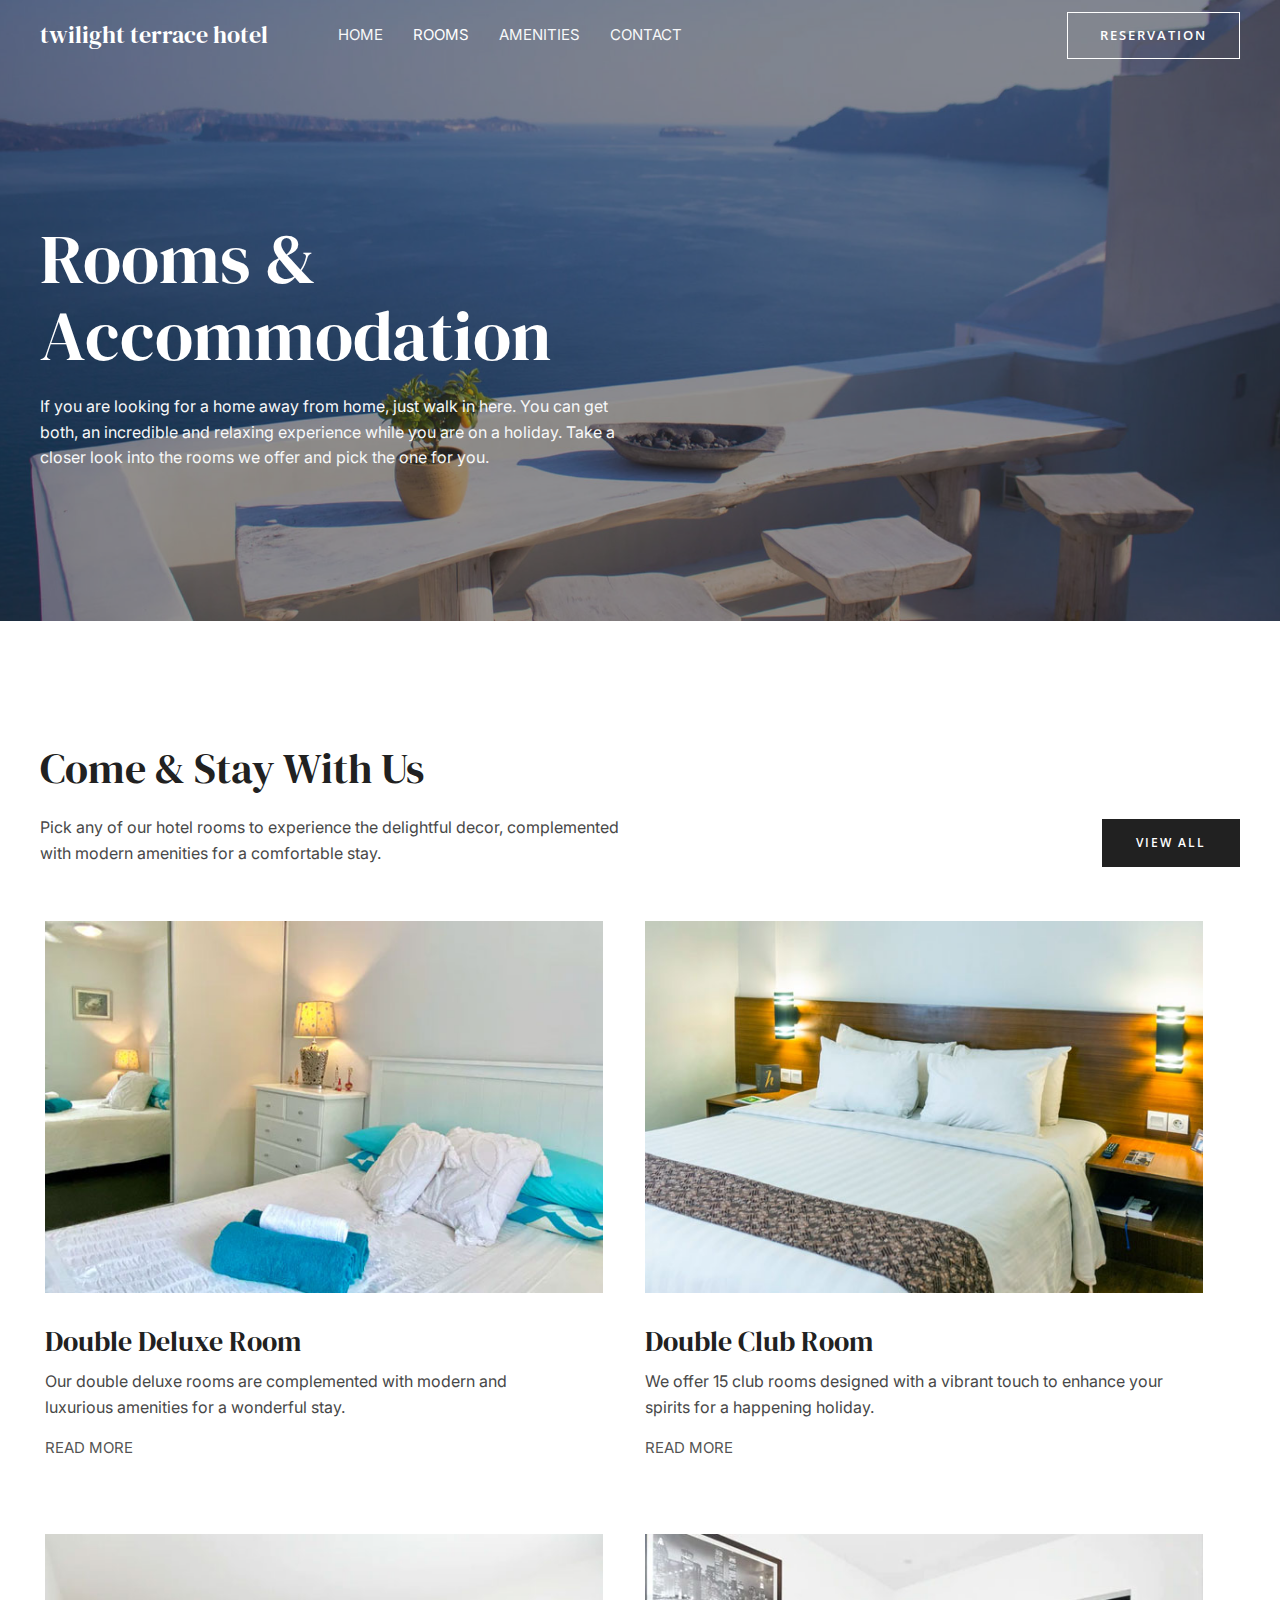
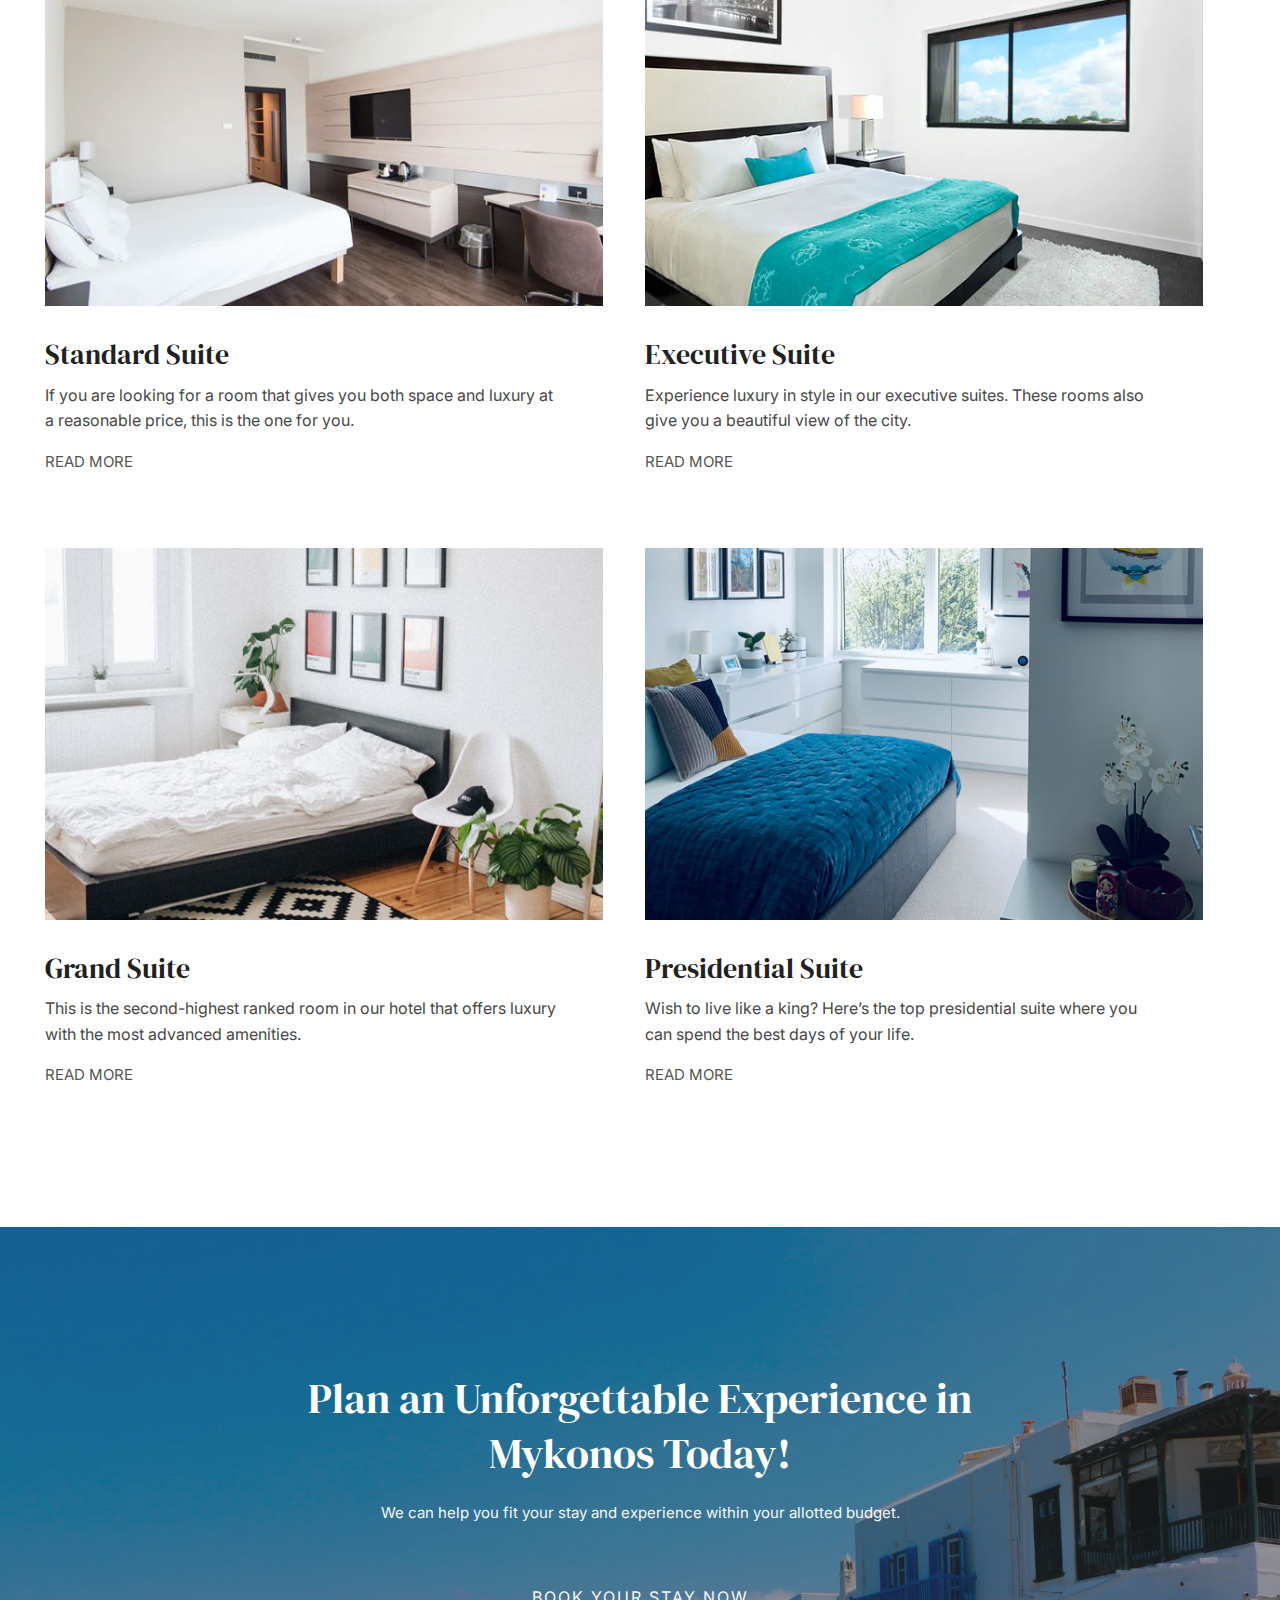
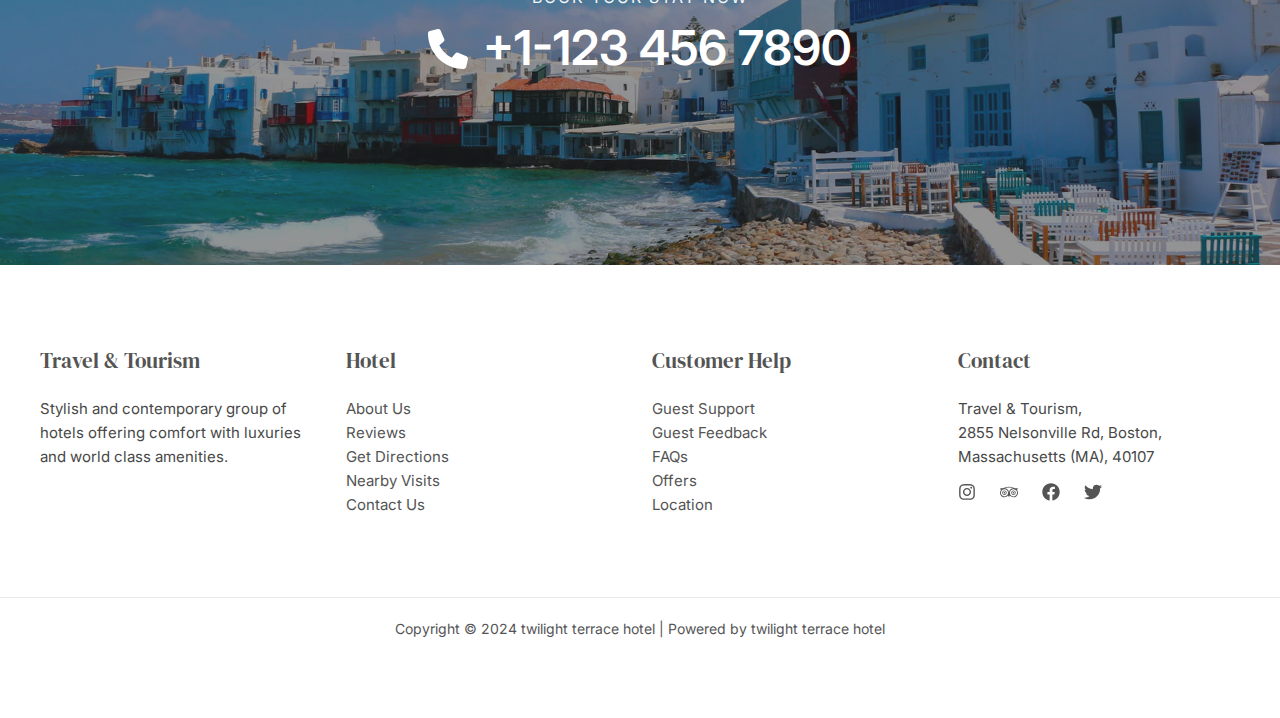
<file: rooms/index.html>
<!DOCTYPE html>
<html lang="en-US">
<head>
<meta charset="UTF-8">
<meta name="viewport" content="width=device-width, initial-scale=1">
	 <link rel="profile" href="https://gmpg.org/xfn/11"> 
	 <title>Rooms &#8211; twilight terrace hotel</title>
<meta name="robots" content="noindex, nofollow">
<link rel="dns-prefetch" href="//fonts.googleapis.com">
<link rel="alternate" type="application/rss+xml" title="twilight terrace hotel &raquo; Feed" href="https://baluyadav448.github.io/twilight-terrace-hotel/feed/">
<link rel="alternate" type="application/rss+xml" title="twilight terrace hotel &raquo; Comments Feed" href="https://baluyadav448.github.io/twilight-terrace-hotel/comments/feed/">
<script>
window._wpemojiSettings = {"baseUrl":"https:\/\/s.w.org\/images\/core\/emoji\/15.0.3\/72x72\/","ext":".png","svgUrl":"https:\/\/s.w.org\/images\/core\/emoji\/15.0.3\/svg\/","svgExt":".svg","source":{"concatemoji":"https:\/\/baluyadav448.github.io\/twilight-terrace-hotel\/wp-includes\/js\/wp-emoji-release.min.js?ver=6.5.2"}};
/*! This file is auto-generated */
!function(i,n){var o,s,e;function c(e){try{var t={supportTests:e,timestamp:(new Date).valueOf()};sessionStorage.setItem(o,JSON.stringify(t))}catch(e){}}function p(e,t,n){e.clearRect(0,0,e.canvas.width,e.canvas.height),e.fillText(t,0,0);var t=new Uint32Array(e.getImageData(0,0,e.canvas.width,e.canvas.height).data),r=(e.clearRect(0,0,e.canvas.width,e.canvas.height),e.fillText(n,0,0),new Uint32Array(e.getImageData(0,0,e.canvas.width,e.canvas.height).data));return t.every(function(e,t){return e===r[t]})}function u(e,t,n){switch(t){case"flag":return n(e,"🏳️‍⚧️","🏳️​⚧️")?!1:!n(e,"🇺🇳","🇺​🇳")&&!n(e,"🏴󠁧󠁢󠁥󠁮󠁧󠁿","🏴​󠁧​󠁢​󠁥​󠁮​󠁧​󠁿");case"emoji":return!n(e,"🐦‍⬛","🐦​⬛")}return!1}function f(e,t,n){var r="undefined"!=typeof WorkerGlobalScope&&self instanceof WorkerGlobalScope?new OffscreenCanvas(300,150):i.createElement("canvas"),a=r.getContext("2d",{willReadFrequently:!0}),o=(a.textBaseline="top",a.font="600 32px Arial",{});return e.forEach(function(e){o[e]=t(a,e,n)}),o}function t(e){var t=i.createElement("script");t.src=e,t.defer=!0,i.head.appendChild(t)}"undefined"!=typeof Promise&&(o="wpEmojiSettingsSupports",s=["flag","emoji"],n.supports={everything:!0,everythingExceptFlag:!0},e=new Promise(function(e){i.addEventListener("DOMContentLoaded",e,{once:!0})}),new Promise(function(t){var n=function(){try{var e=JSON.parse(sessionStorage.getItem(o));if("object"==typeof e&&"number"==typeof e.timestamp&&(new Date).valueOf()<e.timestamp+604800&&"object"==typeof e.supportTests)return e.supportTests}catch(e){}return null}();if(!n){if("undefined"!=typeof Worker&&"undefined"!=typeof OffscreenCanvas&&"undefined"!=typeof URL&&URL.createObjectURL&&"undefined"!=typeof Blob)try{var e="postMessage("+f.toString()+"("+[JSON.stringify(s),u.toString(),p.toString()].join(",")+"));",r=new Blob([e],{type:"text/javascript"}),a=new Worker(URL.createObjectURL(r),{name:"wpTestEmojiSupports"});return void(a.onmessage=function(e){c(n=e.data),a.terminate(),t(n)})}catch(e){}c(n=f(s,u,p))}t(n)}).then(function(e){for(var t in e)n.supports[t]=e[t],n.supports.everything=n.supports.everything&&n.supports[t],"flag"!==t&&(n.supports.everythingExceptFlag=n.supports.everythingExceptFlag&&n.supports[t]);n.supports.everythingExceptFlag=n.supports.everythingExceptFlag&&!n.supports.flag,n.DOMReady=!1,n.readyCallback=function(){n.DOMReady=!0}}).then(function(){return e}).then(function(){var e;n.supports.everything||(n.readyCallback(),(e=n.source||{}).concatemoji?t(e.concatemoji):e.wpemoji&&e.twemoji&&(t(e.twemoji),t(e.wpemoji)))}))}((window,document),window._wpemojiSettings);
</script>
<link rel="stylesheet" id="astra-theme-css-css" href="https://baluyadav448.github.io/twilight-terrace-hotel/wp-content/themes/astra/assets/css/minified/main.min.css?ver=4.6.11" media="all">
<style id="astra-theme-css-inline-css">:root{--ast-container-default-xlg-padding:6.67em;--ast-container-default-lg-padding:5.67em;--ast-container-default-slg-padding:4.34em;--ast-container-default-md-padding:3.34em;--ast-container-default-sm-padding:6.67em;--ast-container-default-xs-padding:2.4em;--ast-container-default-xxs-padding:1.4em;--ast-code-block-background:#EEEEEE;--ast-comment-inputs-background:#FAFAFA;--ast-normal-container-width:1200px;--ast-narrow-container-width:750px;--ast-blog-title-font-weight:normal;--ast-blog-meta-weight:inherit;}html{font-size:93.75%;}a,.page-title{color:var(--ast-global-color-3);}a:hover,a:focus{color:var(--ast-global-color-1);}body,button,input,select,textarea,.ast-button,.ast-custom-button{font-family:'Open Sans',sans-serif;font-weight:400;font-size:15px;font-size:1rem;line-height:var(--ast-body-line-height,1.5em);}blockquote{color:var(--ast-global-color-3);}p,.entry-content p{margin-bottom:2em;}h1,.entry-content h1,h2,.entry-content h2,h3,.entry-content h3,h4,.entry-content h4,h5,.entry-content h5,h6,.entry-content h6,.site-title,.site-title a{font-family:'DM Serif Display',serif;font-weight:400;}.site-title{font-size:24px;font-size:1.6rem;display:block;}.site-header .site-description{font-size:15px;font-size:1rem;display:none;}.entry-title{font-size:26px;font-size:1.7333333333333rem;}.archive .ast-article-post .ast-article-inner,.blog .ast-article-post .ast-article-inner,.archive .ast-article-post .ast-article-inner:hover,.blog .ast-article-post .ast-article-inner:hover{overflow:hidden;}h1,.entry-content h1{font-size:70px;font-size:4.6666666666667rem;font-family:'DM Serif Display',serif;line-height:1.1em;}h2,.entry-content h2{font-size:42px;font-size:2.8rem;font-family:'DM Serif Display',serif;line-height:1.3em;}h3,.entry-content h3{font-size:28px;font-size:1.8666666666667rem;font-family:'DM Serif Display',serif;line-height:1.3em;}h4,.entry-content h4{font-size:24px;font-size:1.6rem;line-height:1.2em;font-family:'DM Serif Display',serif;}h5,.entry-content h5{font-size:20px;font-size:1.3333333333333rem;line-height:1.2em;font-family:'DM Serif Display',serif;}h6,.entry-content h6{font-size:15px;font-size:1rem;line-height:1.25em;font-family:'DM Serif Display',serif;}::selection{background-color:var(--ast-global-color-0);color:#ffffff;}body,h1,.entry-title a,.entry-content h1,h2,.entry-content h2,h3,.entry-content h3,h4,.entry-content h4,h5,.entry-content h5,h6,.entry-content h6{color:var(--ast-global-color-3);}.tagcloud a:hover,.tagcloud a:focus,.tagcloud a.current-item{color:#ffffff;border-color:var(--ast-global-color-3);background-color:var(--ast-global-color-3);}input:focus,input[type="text"]:focus,input[type="email"]:focus,input[type="url"]:focus,input[type="password"]:focus,input[type="reset"]:focus,input[type="search"]:focus,textarea:focus{border-color:var(--ast-global-color-3);}input[type="radio"]:checked,input[type=reset],input[type="checkbox"]:checked,input[type="checkbox"]:hover:checked,input[type="checkbox"]:focus:checked,input[type=range]::-webkit-slider-thumb{border-color:var(--ast-global-color-3);background-color:var(--ast-global-color-3);box-shadow:none;}.site-footer a:hover + .post-count,.site-footer a:focus + .post-count{background:var(--ast-global-color-3);border-color:var(--ast-global-color-3);}.single .nav-links .nav-previous,.single .nav-links .nav-next{color:var(--ast-global-color-3);}.entry-meta,.entry-meta *{line-height:1.45;color:var(--ast-global-color-3);}.entry-meta a:not(.ast-button):hover,.entry-meta a:not(.ast-button):hover *,.entry-meta a:not(.ast-button):focus,.entry-meta a:not(.ast-button):focus *,.page-links > .page-link,.page-links .page-link:hover,.post-navigation a:hover{color:var(--ast-global-color-1);}#cat option,.secondary .calendar_wrap thead a,.secondary .calendar_wrap thead a:visited{color:var(--ast-global-color-3);}.secondary .calendar_wrap #today,.ast-progress-val span{background:var(--ast-global-color-3);}.secondary a:hover + .post-count,.secondary a:focus + .post-count{background:var(--ast-global-color-3);border-color:var(--ast-global-color-3);}.calendar_wrap #today > a{color:#ffffff;}.page-links .page-link,.single .post-navigation a{color:var(--ast-global-color-3);}.ast-search-menu-icon .search-form button.search-submit{padding:0 4px;}.ast-search-menu-icon form.search-form{padding-right:0;}.ast-search-menu-icon.slide-search input.search-field{width:0;}.ast-header-search .ast-search-menu-icon.ast-dropdown-active .search-form,.ast-header-search .ast-search-menu-icon.ast-dropdown-active .search-field:focus{transition:all 0.2s;}.search-form input.search-field:focus{outline:none;}.wp-block-latest-posts > li > a{color:var(--ast-global-color-2);}.widget-title,.widget .wp-block-heading{font-size:21px;font-size:1.4rem;color:var(--ast-global-color-3);}.ast-search-menu-icon.slide-search a:focus-visible:focus-visible,.astra-search-icon:focus-visible,#close:focus-visible,a:focus-visible,.ast-menu-toggle:focus-visible,.site .skip-link:focus-visible,.wp-block-loginout input:focus-visible,.wp-block-search.wp-block-search__button-inside .wp-block-search__inside-wrapper,.ast-header-navigation-arrow:focus-visible,.woocommerce .wc-proceed-to-checkout > .checkout-button:focus-visible,.woocommerce .woocommerce-MyAccount-navigation ul li a:focus-visible,.ast-orders-table__row .ast-orders-table__cell:focus-visible,.woocommerce .woocommerce-order-details .order-again > .button:focus-visible,.woocommerce .woocommerce-message a.button.wc-forward:focus-visible,.woocommerce #minus_qty:focus-visible,.woocommerce #plus_qty:focus-visible,a#ast-apply-coupon:focus-visible,.woocommerce .woocommerce-info a:focus-visible,.woocommerce .astra-shop-summary-wrap a:focus-visible,.woocommerce a.wc-forward:focus-visible,#ast-apply-coupon:focus-visible,.woocommerce-js .woocommerce-mini-cart-item a.remove:focus-visible,#close:focus-visible,.button.search-submit:focus-visible,#search_submit:focus,.normal-search:focus-visible{outline-style:dotted;outline-color:inherit;outline-width:thin;}input:focus,input[type="text"]:focus,input[type="email"]:focus,input[type="url"]:focus,input[type="password"]:focus,input[type="reset"]:focus,input[type="search"]:focus,input[type="number"]:focus,textarea:focus,.wp-block-search__input:focus,[data-section="section-header-mobile-trigger"] .ast-button-wrap .ast-mobile-menu-trigger-minimal:focus,.ast-mobile-popup-drawer.active .menu-toggle-close:focus,.woocommerce-ordering select.orderby:focus,#ast-scroll-top:focus,#coupon_code:focus,.woocommerce-page #comment:focus,.woocommerce #reviews #respond input#submit:focus,.woocommerce a.add_to_cart_button:focus,.woocommerce .button.single_add_to_cart_button:focus,.woocommerce .woocommerce-cart-form button:focus,.woocommerce .woocommerce-cart-form__cart-item .quantity .qty:focus,.woocommerce .woocommerce-billing-fields .woocommerce-billing-fields__field-wrapper .woocommerce-input-wrapper > .input-text:focus,.woocommerce #order_comments:focus,.woocommerce #place_order:focus,.woocommerce .woocommerce-address-fields .woocommerce-address-fields__field-wrapper .woocommerce-input-wrapper > .input-text:focus,.woocommerce .woocommerce-MyAccount-content form button:focus,.woocommerce .woocommerce-MyAccount-content .woocommerce-EditAccountForm .woocommerce-form-row .woocommerce-Input.input-text:focus,.woocommerce .ast-woocommerce-container .woocommerce-pagination ul.page-numbers li a:focus,body #content .woocommerce form .form-row .select2-container--default .select2-selection--single:focus,#ast-coupon-code:focus,.woocommerce.woocommerce-js .quantity input[type=number]:focus,.woocommerce-js .woocommerce-mini-cart-item .quantity input[type=number]:focus,.woocommerce p#ast-coupon-trigger:focus{border-style:dotted;border-color:inherit;border-width:thin;}input{outline:none;}.ast-logo-title-inline .site-logo-img{padding-right:1em;}body .ast-oembed-container *{position:absolute;top:0;width:100%;height:100%;left:0;}body .wp-block-embed-pocket-casts .ast-oembed-container *{position:unset;}.ast-single-post-featured-section + article {margin-top: 2em;}.site-content .ast-single-post-featured-section img {width: 100%;overflow: hidden;object-fit: cover;}.site > .ast-single-related-posts-container {margin-top: 0;}@media (min-width: 922px) {.ast-desktop .ast-container--narrow {max-width: var(--ast-narrow-container-width);margin: 0 auto;}}@media (max-width:921px){#ast-desktop-header{display:none;}}@media (min-width:922px){#ast-mobile-header{display:none;}}.wp-block-buttons.aligncenter{justify-content:center;}@media (max-width:921px){.ast-theme-transparent-header #primary,.ast-theme-transparent-header #secondary{padding:0;}}@media (max-width:921px){.ast-plain-container.ast-no-sidebar #primary{padding:0;}}.ast-plain-container.ast-no-sidebar #primary{margin-top:0;margin-bottom:0;}.wp-block-button.is-style-outline .wp-block-button__link{border-color:var(--ast-global-color-1);}div.wp-block-button.is-style-outline > .wp-block-button__link:not(.has-text-color),div.wp-block-button.wp-block-button__link.is-style-outline:not(.has-text-color){color:var(--ast-global-color-1);}.wp-block-button.is-style-outline .wp-block-button__link:hover,.wp-block-buttons .wp-block-button.is-style-outline .wp-block-button__link:focus,.wp-block-buttons .wp-block-button.is-style-outline > .wp-block-button__link:not(.has-text-color):hover,.wp-block-buttons .wp-block-button.wp-block-button__link.is-style-outline:not(.has-text-color):hover{color:var(--ast-global-color-5);background-color:var(--ast-global-color-3);border-color:var(--ast-global-color-3);}.post-page-numbers.current .page-link,.ast-pagination .page-numbers.current{color:#ffffff;border-color:var(--ast-global-color-0);background-color:var(--ast-global-color-0);}.wp-block-button.is-style-outline .wp-block-button__link.wp-element-button,.ast-outline-button{border-color:var(--ast-global-color-1);font-family:'Open Sans',sans-serif;font-weight:600;font-size:12px;font-size:0.8rem;line-height:1em;border-top-left-radius:0px;border-top-right-radius:0px;border-bottom-right-radius:0px;border-bottom-left-radius:0px;}.wp-block-buttons .wp-block-button.is-style-outline > .wp-block-button__link:not(.has-text-color),.wp-block-buttons .wp-block-button.wp-block-button__link.is-style-outline:not(.has-text-color),.ast-outline-button{color:var(--ast-global-color-1);}.wp-block-button.is-style-outline .wp-block-button__link:hover,.wp-block-buttons .wp-block-button.is-style-outline .wp-block-button__link:focus,.wp-block-buttons .wp-block-button.is-style-outline > .wp-block-button__link:not(.has-text-color):hover,.wp-block-buttons .wp-block-button.wp-block-button__link.is-style-outline:not(.has-text-color):hover,.ast-outline-button:hover,.ast-outline-button:focus,.wp-block-uagb-buttons-child .uagb-buttons-repeater.ast-outline-button:hover,.wp-block-uagb-buttons-child .uagb-buttons-repeater.ast-outline-button:focus{color:var(--ast-global-color-5);background-color:var(--ast-global-color-3);border-color:var(--ast-global-color-3);}.wp-block-button .wp-block-button__link.wp-element-button.is-style-outline:not(.has-background),.wp-block-button.is-style-outline>.wp-block-button__link.wp-element-button:not(.has-background),.ast-outline-button{background-color:var(--ast-global-color-1);}.entry-content[ast-blocks-layout] > figure{margin-bottom:1em;}@media (max-width:921px){.ast-separate-container #primary,.ast-separate-container #secondary{padding:1.5em 0;}#primary,#secondary{padding:1.5em 0;margin:0;}.ast-left-sidebar #content > .ast-container{display:flex;flex-direction:column-reverse;width:100%;}.ast-separate-container .ast-article-post,.ast-separate-container .ast-article-single{padding:1.5em 2.14em;}.ast-author-box img.avatar{margin:20px 0 0 0;}}@media (min-width:922px){.ast-separate-container.ast-right-sidebar #primary,.ast-separate-container.ast-left-sidebar #primary{border:0;}.search-no-results.ast-separate-container #primary{margin-bottom:4em;}}.wp-block-button .wp-block-button__link{color:var(--ast-global-color-5);}.wp-block-button .wp-block-button__link:hover,.wp-block-button .wp-block-button__link:focus{color:var(--ast-global-color-5);background-color:var(--ast-global-color-3);border-color:var(--ast-global-color-3);}.elementor-widget-heading h1.elementor-heading-title{line-height:1.1em;}.elementor-widget-heading h2.elementor-heading-title{line-height:1.3em;}.elementor-widget-heading h3.elementor-heading-title{line-height:1.3em;}.elementor-widget-heading h4.elementor-heading-title{line-height:1.2em;}.elementor-widget-heading h5.elementor-heading-title{line-height:1.2em;}.elementor-widget-heading h6.elementor-heading-title{line-height:1.25em;}.wp-block-button .wp-block-button__link,.wp-block-search .wp-block-search__button,body .wp-block-file .wp-block-file__button{border-style:solid;border-top-width:0px;border-right-width:0px;border-left-width:0px;border-bottom-width:0px;border-color:var(--ast-global-color-1);background-color:var(--ast-global-color-1);color:var(--ast-global-color-5);font-family:'Open Sans',sans-serif;font-weight:600;line-height:1em;text-transform:uppercase;letter-spacing:2px;font-size:12px;font-size:0.8rem;border-top-left-radius:0px;border-top-right-radius:0px;border-bottom-right-radius:0px;border-bottom-left-radius:0px;padding-top:18px;padding-right:34px;padding-bottom:18px;padding-left:34px;}@media (max-width:921px){.wp-block-button .wp-block-button__link,.wp-block-search .wp-block-search__button,body .wp-block-file .wp-block-file__button{padding-top:15px;padding-right:24px;padding-bottom:15px;padding-left:24px;}}@media (max-width:544px){.wp-block-button .wp-block-button__link,.wp-block-search .wp-block-search__button,body .wp-block-file .wp-block-file__button{padding-top:13px;padding-right:21px;padding-bottom:13px;padding-left:21px;}}.menu-toggle,button,.ast-button,.ast-custom-button,.button,input#submit,input[type="button"],input[type="submit"],input[type="reset"],form[CLASS*="wp-block-search__"].wp-block-search .wp-block-search__inside-wrapper .wp-block-search__button,body .wp-block-file .wp-block-file__button,.woocommerce-js a.button,.woocommerce button.button,.woocommerce .woocommerce-message a.button,.woocommerce #respond input#submit.alt,.woocommerce input.button.alt,.woocommerce input.button,.woocommerce input.button:disabled,.woocommerce input.button:disabled[disabled],.woocommerce input.button:disabled:hover,.woocommerce input.button:disabled[disabled]:hover,.woocommerce #respond input#submit,.woocommerce button.button.alt.disabled,.wc-block-grid__products .wc-block-grid__product .wp-block-button__link,.wc-block-grid__product-onsale,[CLASS*="wc-block"] button,.woocommerce-js .astra-cart-drawer .astra-cart-drawer-content .woocommerce-mini-cart__buttons .button:not(.checkout):not(.ast-continue-shopping),.woocommerce-js .astra-cart-drawer .astra-cart-drawer-content .woocommerce-mini-cart__buttons a.checkout,.woocommerce button.button.alt.disabled.wc-variation-selection-needed,[CLASS*="wc-block"] .wc-block-components-button{border-style:solid;border-top-width:0px;border-right-width:0px;border-left-width:0px;border-bottom-width:0px;color:var(--ast-global-color-5);border-color:var(--ast-global-color-1);background-color:var(--ast-global-color-1);padding-top:18px;padding-right:34px;padding-bottom:18px;padding-left:34px;font-family:'Open Sans',sans-serif;font-weight:600;font-size:12px;font-size:0.8rem;line-height:1em;text-transform:uppercase;letter-spacing:2px;border-top-left-radius:0px;border-top-right-radius:0px;border-bottom-right-radius:0px;border-bottom-left-radius:0px;}button:focus,.menu-toggle:hover,button:hover,.ast-button:hover,.ast-custom-button:hover .button:hover,.ast-custom-button:hover ,input[type=reset]:hover,input[type=reset]:focus,input#submit:hover,input#submit:focus,input[type="button"]:hover,input[type="button"]:focus,input[type="submit"]:hover,input[type="submit"]:focus,form[CLASS*="wp-block-search__"].wp-block-search .wp-block-search__inside-wrapper .wp-block-search__button:hover,form[CLASS*="wp-block-search__"].wp-block-search .wp-block-search__inside-wrapper .wp-block-search__button:focus,body .wp-block-file .wp-block-file__button:hover,body .wp-block-file .wp-block-file__button:focus,.woocommerce-js a.button:hover,.woocommerce button.button:hover,.woocommerce .woocommerce-message a.button:hover,.woocommerce #respond input#submit:hover,.woocommerce #respond input#submit.alt:hover,.woocommerce input.button.alt:hover,.woocommerce input.button:hover,.woocommerce button.button.alt.disabled:hover,.wc-block-grid__products .wc-block-grid__product .wp-block-button__link:hover,[CLASS*="wc-block"] button:hover,.woocommerce-js .astra-cart-drawer .astra-cart-drawer-content .woocommerce-mini-cart__buttons .button:not(.checkout):not(.ast-continue-shopping):hover,.woocommerce-js .astra-cart-drawer .astra-cart-drawer-content .woocommerce-mini-cart__buttons a.checkout:hover,.woocommerce button.button.alt.disabled.wc-variation-selection-needed:hover,[CLASS*="wc-block"] .wc-block-components-button:hover,[CLASS*="wc-block"] .wc-block-components-button:focus{color:var(--ast-global-color-5);background-color:var(--ast-global-color-3);border-color:var(--ast-global-color-3);}@media (max-width:921px){.menu-toggle,button,.ast-button,.ast-custom-button,.button,input#submit,input[type="button"],input[type="submit"],input[type="reset"],form[CLASS*="wp-block-search__"].wp-block-search .wp-block-search__inside-wrapper .wp-block-search__button,body .wp-block-file .wp-block-file__button,.woocommerce-js a.button,.woocommerce button.button,.woocommerce .woocommerce-message a.button,.woocommerce #respond input#submit.alt,.woocommerce input.button.alt,.woocommerce input.button,.woocommerce input.button:disabled,.woocommerce input.button:disabled[disabled],.woocommerce input.button:disabled:hover,.woocommerce input.button:disabled[disabled]:hover,.woocommerce #respond input#submit,.woocommerce button.button.alt.disabled,.wc-block-grid__products .wc-block-grid__product .wp-block-button__link,.wc-block-grid__product-onsale,[CLASS*="wc-block"] button,.woocommerce-js .astra-cart-drawer .astra-cart-drawer-content .woocommerce-mini-cart__buttons .button:not(.checkout):not(.ast-continue-shopping),.woocommerce-js .astra-cart-drawer .astra-cart-drawer-content .woocommerce-mini-cart__buttons a.checkout,.woocommerce button.button.alt.disabled.wc-variation-selection-needed,[CLASS*="wc-block"] .wc-block-components-button{padding-top:15px;padding-right:24px;padding-bottom:15px;padding-left:24px;}}@media (max-width:544px){.menu-toggle,button,.ast-button,.ast-custom-button,.button,input#submit,input[type="button"],input[type="submit"],input[type="reset"],form[CLASS*="wp-block-search__"].wp-block-search .wp-block-search__inside-wrapper .wp-block-search__button,body .wp-block-file .wp-block-file__button,.woocommerce-js a.button,.woocommerce button.button,.woocommerce .woocommerce-message a.button,.woocommerce #respond input#submit.alt,.woocommerce input.button.alt,.woocommerce input.button,.woocommerce input.button:disabled,.woocommerce input.button:disabled[disabled],.woocommerce input.button:disabled:hover,.woocommerce input.button:disabled[disabled]:hover,.woocommerce #respond input#submit,.woocommerce button.button.alt.disabled,.wc-block-grid__products .wc-block-grid__product .wp-block-button__link,.wc-block-grid__product-onsale,[CLASS*="wc-block"] button,.woocommerce-js .astra-cart-drawer .astra-cart-drawer-content .woocommerce-mini-cart__buttons .button:not(.checkout):not(.ast-continue-shopping),.woocommerce-js .astra-cart-drawer .astra-cart-drawer-content .woocommerce-mini-cart__buttons a.checkout,.woocommerce button.button.alt.disabled.wc-variation-selection-needed,[CLASS*="wc-block"] .wc-block-components-button{padding-top:13px;padding-right:21px;padding-bottom:13px;padding-left:21px;}}@media (max-width:921px){.ast-mobile-header-stack .main-header-bar .ast-search-menu-icon{display:inline-block;}.ast-header-break-point.ast-header-custom-item-outside .ast-mobile-header-stack .main-header-bar .ast-search-icon{margin:0;}.ast-comment-avatar-wrap img{max-width:2.5em;}.ast-comment-meta{padding:0 1.8888em 1.3333em;}.ast-separate-container .ast-comment-list li.depth-1{padding:1.5em 2.14em;}.ast-separate-container .comment-respond{padding:2em 2.14em;}}@media (min-width:544px){.ast-container{max-width:100%;}}@media (max-width:544px){.ast-separate-container .ast-article-post,.ast-separate-container .ast-article-single,.ast-separate-container .comments-title,.ast-separate-container .ast-archive-description{padding:1.5em 1em;}.ast-separate-container #content .ast-container{padding-left:0.54em;padding-right:0.54em;}.ast-separate-container .ast-comment-list .bypostauthor{padding:.5em;}.ast-search-menu-icon.ast-dropdown-active .search-field{width:170px;}}body,.ast-separate-container{background-color:var(--ast-global-color-4);;background-image:none;;}@media (max-width:921px){.site-title{display:block;}.site-header .site-description{display:none;}h1,.entry-content h1{font-size:60px;}h2,.entry-content h2{font-size:34px;}h3,.entry-content h3{font-size:28px;}h4,.entry-content h4{font-size:22px;font-size:1.4666666666667rem;}h5,.entry-content h5{font-size:18px;font-size:1.2rem;}h6,.entry-content h6{font-size:15px;font-size:1rem;}}@media (max-width:544px){.site-title{display:block;}.site-header .site-description{display:none;}h1,.entry-content h1{font-size:38px;}h2,.entry-content h2{font-size:28px;}h3,.entry-content h3{font-size:24px;}h4,.entry-content h4{font-size:22px;font-size:1.4666666666667rem;}h5,.entry-content h5{font-size:18px;font-size:1.2rem;}h6,.entry-content h6{font-size:14px;font-size:0.93333333333333rem;}}@media (max-width:921px){html{font-size:85.5%;}}@media (max-width:544px){html{font-size:85.5%;}}@media (min-width:922px){.ast-container{max-width:1240px;}}@media (min-width:922px){.site-content .ast-container{display:flex;}}@media (max-width:921px){.site-content .ast-container{flex-direction:column;}}@media (min-width:922px){.main-header-menu .sub-menu .menu-item.ast-left-align-sub-menu:hover > .sub-menu,.main-header-menu .sub-menu .menu-item.ast-left-align-sub-menu.focus > .sub-menu{margin-left:-0px;}}.ast-theme-transparent-header [data-section="section-header-mobile-trigger"] .ast-button-wrap .mobile-menu-toggle-icon .ast-mobile-svg{fill:#ffffff;}.ast-theme-transparent-header [data-section="section-header-mobile-trigger"] .ast-button-wrap .mobile-menu-wrap .mobile-menu{color:#ffffff;}.ast-theme-transparent-header [data-section="section-header-mobile-trigger"] .ast-button-wrap .ast-mobile-menu-trigger-minimal{background:transparent;}.site .comments-area{padding-bottom:3em;}.wp-block-file {display: flex;align-items: center;flex-wrap: wrap;justify-content: space-between;}.wp-block-pullquote {border: none;}.wp-block-pullquote blockquote::before {content: "\201D";font-family: "Helvetica",sans-serif;display: flex;transform: rotate( 180deg );font-size: 6rem;font-style: normal;line-height: 1;font-weight: bold;align-items: center;justify-content: center;}.has-text-align-right > blockquote::before {justify-content: flex-start;}.has-text-align-left > blockquote::before {justify-content: flex-end;}figure.wp-block-pullquote.is-style-solid-color blockquote {max-width: 100%;text-align: inherit;}html body {--wp--custom--ast-default-block-top-padding: 3em;--wp--custom--ast-default-block-right-padding: 3em;--wp--custom--ast-default-block-bottom-padding: 3em;--wp--custom--ast-default-block-left-padding: 3em;--wp--custom--ast-container-width: 1200px;--wp--custom--ast-content-width-size: 1200px;--wp--custom--ast-wide-width-size: calc(1200px + var(--wp--custom--ast-default-block-left-padding) + var(--wp--custom--ast-default-block-right-padding));}.ast-narrow-container {--wp--custom--ast-content-width-size: 750px;--wp--custom--ast-wide-width-size: 750px;}@media(max-width: 921px) {html body {--wp--custom--ast-default-block-top-padding: 3em;--wp--custom--ast-default-block-right-padding: 2em;--wp--custom--ast-default-block-bottom-padding: 3em;--wp--custom--ast-default-block-left-padding: 2em;}}@media(max-width: 544px) {html body {--wp--custom--ast-default-block-top-padding: 3em;--wp--custom--ast-default-block-right-padding: 1.5em;--wp--custom--ast-default-block-bottom-padding: 3em;--wp--custom--ast-default-block-left-padding: 1.5em;}}.entry-content > .wp-block-group,.entry-content > .wp-block-cover,.entry-content > .wp-block-columns {padding-top: var(--wp--custom--ast-default-block-top-padding);padding-right: var(--wp--custom--ast-default-block-right-padding);padding-bottom: var(--wp--custom--ast-default-block-bottom-padding);padding-left: var(--wp--custom--ast-default-block-left-padding);}.ast-plain-container.ast-no-sidebar .entry-content > .alignfull,.ast-page-builder-template .ast-no-sidebar .entry-content > .alignfull {margin-left: calc( -50vw + 50%);margin-right: calc( -50vw + 50%);max-width: 100vw;width: 100vw;}.ast-plain-container.ast-no-sidebar .entry-content .alignfull .alignfull,.ast-page-builder-template.ast-no-sidebar .entry-content .alignfull .alignfull,.ast-plain-container.ast-no-sidebar .entry-content .alignfull .alignwide,.ast-page-builder-template.ast-no-sidebar .entry-content .alignfull .alignwide,.ast-plain-container.ast-no-sidebar .entry-content .alignwide .alignfull,.ast-page-builder-template.ast-no-sidebar .entry-content .alignwide .alignfull,.ast-plain-container.ast-no-sidebar .entry-content .alignwide .alignwide,.ast-page-builder-template.ast-no-sidebar .entry-content .alignwide .alignwide,.ast-plain-container.ast-no-sidebar .entry-content .wp-block-column .alignfull,.ast-page-builder-template.ast-no-sidebar .entry-content .wp-block-column .alignfull,.ast-plain-container.ast-no-sidebar .entry-content .wp-block-column .alignwide,.ast-page-builder-template.ast-no-sidebar .entry-content .wp-block-column .alignwide {margin-left: auto;margin-right: auto;width: 100%;}[ast-blocks-layout] .wp-block-separator:not(.is-style-dots) {height: 0;}[ast-blocks-layout] .wp-block-separator {margin: 20px auto;}[ast-blocks-layout] .wp-block-separator:not(.is-style-wide):not(.is-style-dots) {max-width: 100px;}[ast-blocks-layout] .wp-block-separator.has-background {padding: 0;}.entry-content[ast-blocks-layout] > * {max-width: var(--wp--custom--ast-content-width-size);margin-left: auto;margin-right: auto;}.entry-content[ast-blocks-layout] > .alignwide {max-width: var(--wp--custom--ast-wide-width-size);}.entry-content[ast-blocks-layout] .alignfull {max-width: none;}.entry-content .wp-block-columns {margin-bottom: 0;}blockquote {margin: 1.5em;border-color: rgba(0,0,0,0.05);}.wp-block-quote:not(.has-text-align-right):not(.has-text-align-center) {border-left: 5px solid rgba(0,0,0,0.05);}.has-text-align-right > blockquote,blockquote.has-text-align-right {border-right: 5px solid rgba(0,0,0,0.05);}.has-text-align-left > blockquote,blockquote.has-text-align-left {border-left: 5px solid rgba(0,0,0,0.05);}.wp-block-site-tagline,.wp-block-latest-posts .read-more {margin-top: 15px;}.wp-block-loginout p label {display: block;}.wp-block-loginout p:not(.login-remember):not(.login-submit) input {width: 100%;}.wp-block-loginout input:focus {border-color: transparent;}.wp-block-loginout input:focus {outline: thin dotted;}.entry-content .wp-block-media-text .wp-block-media-text__content {padding: 0 0 0 8%;}.entry-content .wp-block-media-text.has-media-on-the-right .wp-block-media-text__content {padding: 0 8% 0 0;}.entry-content .wp-block-media-text.has-background .wp-block-media-text__content {padding: 8%;}.entry-content .wp-block-cover:not([class*="background-color"]) .wp-block-cover__inner-container,.entry-content .wp-block-cover:not([class*="background-color"]) .wp-block-cover-image-text,.entry-content .wp-block-cover:not([class*="background-color"]) .wp-block-cover-text,.entry-content .wp-block-cover-image:not([class*="background-color"]) .wp-block-cover__inner-container,.entry-content .wp-block-cover-image:not([class*="background-color"]) .wp-block-cover-image-text,.entry-content .wp-block-cover-image:not([class*="background-color"]) .wp-block-cover-text {color: var(--ast-global-color-5);}.wp-block-loginout .login-remember input {width: 1.1rem;height: 1.1rem;margin: 0 5px 4px 0;vertical-align: middle;}.wp-block-latest-posts > li > *:first-child,.wp-block-latest-posts:not(.is-grid) > li:first-child {margin-top: 0;}.wp-block-search__inside-wrapper .wp-block-search__input {padding: 0 10px;color: var(--ast-global-color-3);background: var(--ast-global-color-5);border-color: var(--ast-border-color);}.wp-block-latest-posts .read-more {margin-bottom: 1.5em;}.wp-block-search__no-button .wp-block-search__inside-wrapper .wp-block-search__input {padding-top: 5px;padding-bottom: 5px;}.wp-block-latest-posts .wp-block-latest-posts__post-date,.wp-block-latest-posts .wp-block-latest-posts__post-author {font-size: 1rem;}.wp-block-latest-posts > li > *,.wp-block-latest-posts:not(.is-grid) > li {margin-top: 12px;margin-bottom: 12px;}.ast-page-builder-template .entry-content[ast-blocks-layout] > *,.ast-page-builder-template .entry-content[ast-blocks-layout] > .alignfull > * {max-width: none;}.ast-page-builder-template .entry-content[ast-blocks-layout] > .alignwide > * {max-width: var(--wp--custom--ast-wide-width-size);}.ast-page-builder-template .entry-content[ast-blocks-layout] > .inherit-container-width > *,.ast-page-builder-template .entry-content[ast-blocks-layout] > * > *,.entry-content[ast-blocks-layout] > .wp-block-cover .wp-block-cover__inner-container {max-width: var(--wp--custom--ast-content-width-size);margin-left: auto;margin-right: auto;}.entry-content[ast-blocks-layout] .wp-block-cover:not(.alignleft):not(.alignright) {width: auto;}@media(max-width: 1200px) {.ast-separate-container .entry-content > .alignfull,.ast-separate-container .entry-content[ast-blocks-layout] > .alignwide,.ast-plain-container .entry-content[ast-blocks-layout] > .alignwide,.ast-plain-container .entry-content .alignfull {margin-left: calc(-1 * min(var(--ast-container-default-xlg-padding),20px)) ;margin-right: calc(-1 * min(var(--ast-container-default-xlg-padding),20px));}}@media(min-width: 1201px) {.ast-separate-container .entry-content > .alignfull {margin-left: calc(-1 * var(--ast-container-default-xlg-padding) );margin-right: calc(-1 * var(--ast-container-default-xlg-padding) );}.ast-separate-container .entry-content[ast-blocks-layout] > .alignwide,.ast-plain-container .entry-content[ast-blocks-layout] > .alignwide {margin-left: calc(-1 * var(--wp--custom--ast-default-block-left-padding) );margin-right: calc(-1 * var(--wp--custom--ast-default-block-right-padding) );}}@media(min-width: 921px) {.ast-separate-container .entry-content .wp-block-group.alignwide:not(.inherit-container-width) > :where(:not(.alignleft):not(.alignright)),.ast-plain-container .entry-content .wp-block-group.alignwide:not(.inherit-container-width) > :where(:not(.alignleft):not(.alignright)) {max-width: calc( var(--wp--custom--ast-content-width-size) + 80px );}.ast-plain-container.ast-right-sidebar .entry-content[ast-blocks-layout] .alignfull,.ast-plain-container.ast-left-sidebar .entry-content[ast-blocks-layout] .alignfull {margin-left: -60px;margin-right: -60px;}}@media(min-width: 544px) {.entry-content > .alignleft {margin-right: 20px;}.entry-content > .alignright {margin-left: 20px;}}@media (max-width:544px){.wp-block-columns .wp-block-column:not(:last-child){margin-bottom:20px;}.wp-block-latest-posts{margin:0;}}@media( max-width: 600px ) {.entry-content .wp-block-media-text .wp-block-media-text__content,.entry-content .wp-block-media-text.has-media-on-the-right .wp-block-media-text__content {padding: 8% 0 0;}.entry-content .wp-block-media-text.has-background .wp-block-media-text__content {padding: 8%;}}.ast-page-builder-template .entry-header {padding-left: 0;}.ast-narrow-container .site-content .wp-block-uagb-image--align-full .wp-block-uagb-image__figure {max-width: 100%;margin-left: auto;margin-right: auto;}:root .has-ast-global-color-0-color{color:var(--ast-global-color-0);}:root .has-ast-global-color-0-background-color{background-color:var(--ast-global-color-0);}:root .wp-block-button .has-ast-global-color-0-color{color:var(--ast-global-color-0);}:root .wp-block-button .has-ast-global-color-0-background-color{background-color:var(--ast-global-color-0);}:root .has-ast-global-color-1-color{color:var(--ast-global-color-1);}:root .has-ast-global-color-1-background-color{background-color:var(--ast-global-color-1);}:root .wp-block-button .has-ast-global-color-1-color{color:var(--ast-global-color-1);}:root .wp-block-button .has-ast-global-color-1-background-color{background-color:var(--ast-global-color-1);}:root .has-ast-global-color-2-color{color:var(--ast-global-color-2);}:root .has-ast-global-color-2-background-color{background-color:var(--ast-global-color-2);}:root .wp-block-button .has-ast-global-color-2-color{color:var(--ast-global-color-2);}:root .wp-block-button .has-ast-global-color-2-background-color{background-color:var(--ast-global-color-2);}:root .has-ast-global-color-3-color{color:var(--ast-global-color-3);}:root .has-ast-global-color-3-background-color{background-color:var(--ast-global-color-3);}:root .wp-block-button .has-ast-global-color-3-color{color:var(--ast-global-color-3);}:root .wp-block-button .has-ast-global-color-3-background-color{background-color:var(--ast-global-color-3);}:root .has-ast-global-color-4-color{color:var(--ast-global-color-4);}:root .has-ast-global-color-4-background-color{background-color:var(--ast-global-color-4);}:root .wp-block-button .has-ast-global-color-4-color{color:var(--ast-global-color-4);}:root .wp-block-button .has-ast-global-color-4-background-color{background-color:var(--ast-global-color-4);}:root .has-ast-global-color-5-color{color:var(--ast-global-color-5);}:root .has-ast-global-color-5-background-color{background-color:var(--ast-global-color-5);}:root .wp-block-button .has-ast-global-color-5-color{color:var(--ast-global-color-5);}:root .wp-block-button .has-ast-global-color-5-background-color{background-color:var(--ast-global-color-5);}:root .has-ast-global-color-6-color{color:var(--ast-global-color-6);}:root .has-ast-global-color-6-background-color{background-color:var(--ast-global-color-6);}:root .wp-block-button .has-ast-global-color-6-color{color:var(--ast-global-color-6);}:root .wp-block-button .has-ast-global-color-6-background-color{background-color:var(--ast-global-color-6);}:root .has-ast-global-color-7-color{color:var(--ast-global-color-7);}:root .has-ast-global-color-7-background-color{background-color:var(--ast-global-color-7);}:root .wp-block-button .has-ast-global-color-7-color{color:var(--ast-global-color-7);}:root .wp-block-button .has-ast-global-color-7-background-color{background-color:var(--ast-global-color-7);}:root .has-ast-global-color-8-color{color:var(--ast-global-color-8);}:root .has-ast-global-color-8-background-color{background-color:var(--ast-global-color-8);}:root .wp-block-button .has-ast-global-color-8-color{color:var(--ast-global-color-8);}:root .wp-block-button .has-ast-global-color-8-background-color{background-color:var(--ast-global-color-8);}:root{--ast-global-color-0:#212121;--ast-global-color-1:#212121;--ast-global-color-2:#212121;--ast-global-color-3:#545454;--ast-global-color-4:#f7f8f9;--ast-global-color-5:#ffffff;--ast-global-color-6:#243673;--ast-global-color-7:#2a2a2a;--ast-global-color-8:#BFD1FF;}:root {--ast-border-color : #dddddd;}.ast-single-entry-banner {-js-display: flex;display: flex;flex-direction: column;justify-content: center;text-align: center;position: relative;background: #eeeeee;}.ast-single-entry-banner[data-banner-layout="layout-1"] {max-width: 1200px;background: inherit;padding: 20px 0;}.ast-single-entry-banner[data-banner-width-type="custom"] {margin: 0 auto;width: 100%;}.ast-single-entry-banner + .site-content .entry-header {margin-bottom: 0;}.site .ast-author-avatar {--ast-author-avatar-size: ;}a.ast-underline-text {text-decoration: underline;}.ast-container > .ast-terms-link {position: relative;display: block;}a.ast-button.ast-badge-tax {padding: 4px 8px;border-radius: 3px;font-size: inherit;}header.entry-header > *:not(:last-child){margin-bottom:10px;}.ast-archive-entry-banner {-js-display: flex;display: flex;flex-direction: column;justify-content: center;text-align: center;position: relative;background: #eeeeee;}.ast-archive-entry-banner[data-banner-width-type="custom"] {margin: 0 auto;width: 100%;}.ast-archive-entry-banner[data-banner-layout="layout-1"] {background: inherit;padding: 20px 0;text-align: left;}body.archive .ast-archive-description{max-width:1200px;width:100%;text-align:left;padding-top:3em;padding-right:3em;padding-bottom:3em;padding-left:3em;}body.archive .ast-archive-description .ast-archive-title,body.archive .ast-archive-description .ast-archive-title *{font-size:40px;font-size:2.6666666666667rem;}body.archive .ast-archive-description > *:not(:last-child){margin-bottom:10px;}@media (max-width:921px){body.archive .ast-archive-description{text-align:left;}}@media (max-width:544px){body.archive .ast-archive-description{text-align:left;}}.ast-theme-transparent-header #masthead .site-logo-img .transparent-custom-logo .astra-logo-svg{width:150px;}.ast-theme-transparent-header #masthead .site-logo-img .transparent-custom-logo img{ max-width:150px;}@media (max-width:921px){.ast-theme-transparent-header #masthead .site-logo-img .transparent-custom-logo .astra-logo-svg{width:120px;}.ast-theme-transparent-header #masthead .site-logo-img .transparent-custom-logo img{ max-width:120px;}}@media (max-width:543px){.ast-theme-transparent-header #masthead .site-logo-img .transparent-custom-logo .astra-logo-svg{width:100px;}.ast-theme-transparent-header #masthead .site-logo-img .transparent-custom-logo img{ max-width:100px;}}@media (min-width:921px){.ast-theme-transparent-header #masthead{position:absolute;left:0;right:0;}.ast-theme-transparent-header .main-header-bar,.ast-theme-transparent-header.ast-header-break-point .main-header-bar{background:none;}body.elementor-editor-active.ast-theme-transparent-header #masthead,.fl-builder-edit .ast-theme-transparent-header #masthead,body.vc_editor.ast-theme-transparent-header #masthead,body.brz-ed.ast-theme-transparent-header #masthead{z-index:0;}.ast-header-break-point.ast-replace-site-logo-transparent.ast-theme-transparent-header .custom-mobile-logo-link{display:none;}.ast-header-break-point.ast-replace-site-logo-transparent.ast-theme-transparent-header .transparent-custom-logo{display:inline-block;}.ast-theme-transparent-header .ast-above-header,.ast-theme-transparent-header .ast-above-header.ast-above-header-bar{background-image:none;background-color:transparent;}.ast-theme-transparent-header .ast-below-header{background-image:none;background-color:transparent;}}.ast-theme-transparent-header .site-title a,.ast-theme-transparent-header .site-title a:focus,.ast-theme-transparent-header .site-title a:hover,.ast-theme-transparent-header .site-title a:visited{color:#ffffff;}.ast-theme-transparent-header .site-header .site-description{color:#ffffff;}.ast-theme-transparent-header .ast-builder-menu .main-header-menu,.ast-theme-transparent-header .ast-builder-menu .main-header-menu .menu-link,.ast-theme-transparent-header [CLASS*="ast-builder-menu-"] .main-header-menu .menu-item > .menu-link,.ast-theme-transparent-header .ast-masthead-custom-menu-items,.ast-theme-transparent-header .ast-masthead-custom-menu-items a,.ast-theme-transparent-header .ast-builder-menu .main-header-menu .menu-item > .ast-menu-toggle,.ast-theme-transparent-header .ast-builder-menu .main-header-menu .menu-item > .ast-menu-toggle,.ast-theme-transparent-header .ast-above-header-navigation a,.ast-header-break-point.ast-theme-transparent-header .ast-above-header-navigation a,.ast-header-break-point.ast-theme-transparent-header .ast-above-header-navigation > ul.ast-above-header-menu > .menu-item-has-children:not(.current-menu-item) > .ast-menu-toggle,.ast-theme-transparent-header .ast-below-header-menu,.ast-theme-transparent-header .ast-below-header-menu a,.ast-header-break-point.ast-theme-transparent-header .ast-below-header-menu a,.ast-header-break-point.ast-theme-transparent-header .ast-below-header-menu,.ast-theme-transparent-header .main-header-menu .menu-link{color:var(--ast-global-color-4);}.ast-theme-transparent-header .ast-builder-menu .main-header-menu .menu-item:hover > .menu-link,.ast-theme-transparent-header .ast-builder-menu .main-header-menu .menu-item:hover > .ast-menu-toggle,.ast-theme-transparent-header .ast-builder-menu .main-header-menu .ast-masthead-custom-menu-items a:hover,.ast-theme-transparent-header .ast-builder-menu .main-header-menu .focus > .menu-link,.ast-theme-transparent-header .ast-builder-menu .main-header-menu .focus > .ast-menu-toggle,.ast-theme-transparent-header .ast-builder-menu .main-header-menu .current-menu-item > .menu-link,.ast-theme-transparent-header .ast-builder-menu .main-header-menu .current-menu-ancestor > .menu-link,.ast-theme-transparent-header .ast-builder-menu .main-header-menu .current-menu-item > .ast-menu-toggle,.ast-theme-transparent-header .ast-builder-menu .main-header-menu .current-menu-ancestor > .ast-menu-toggle,.ast-theme-transparent-header [CLASS*="ast-builder-menu-"] .main-header-menu .current-menu-item > .menu-link,.ast-theme-transparent-header [CLASS*="ast-builder-menu-"] .main-header-menu .current-menu-ancestor > .menu-link,.ast-theme-transparent-header [CLASS*="ast-builder-menu-"] .main-header-menu .current-menu-item > .ast-menu-toggle,.ast-theme-transparent-header [CLASS*="ast-builder-menu-"] .main-header-menu .current-menu-ancestor > .ast-menu-toggle,.ast-theme-transparent-header .main-header-menu .menu-item:hover > .menu-link,.ast-theme-transparent-header .main-header-menu .current-menu-item > .menu-link,.ast-theme-transparent-header .main-header-menu .current-menu-ancestor > .menu-link{color:var(--ast-global-color-5);}.ast-theme-transparent-header .ast-builder-menu .main-header-menu .menu-item .sub-menu .menu-link,.ast-theme-transparent-header .main-header-menu .menu-item .sub-menu .menu-link{background-color:transparent;}@media (max-width:921px){.ast-theme-transparent-header #masthead{position:absolute;left:0;right:0;}.ast-theme-transparent-header .main-header-bar,.ast-theme-transparent-header.ast-header-break-point .main-header-bar{background:none;}body.elementor-editor-active.ast-theme-transparent-header #masthead,.fl-builder-edit .ast-theme-transparent-header #masthead,body.vc_editor.ast-theme-transparent-header #masthead,body.brz-ed.ast-theme-transparent-header #masthead{z-index:0;}.ast-header-break-point.ast-replace-site-logo-transparent.ast-theme-transparent-header .custom-mobile-logo-link{display:none;}.ast-header-break-point.ast-replace-site-logo-transparent.ast-theme-transparent-header .transparent-custom-logo{display:inline-block;}.ast-theme-transparent-header .ast-above-header,.ast-theme-transparent-header .ast-above-header.ast-above-header-bar{background-image:none;background-color:transparent;}.ast-theme-transparent-header .ast-below-header{background-image:none;background-color:transparent;}}@media (max-width:921px){.ast-theme-transparent-header .ast-builder-menu .main-header-menu,.ast-theme-transparent-header .ast-builder-menu .main-header-menu .menu-link,.ast-theme-transparent-header [CLASS*="ast-builder-menu-"] .main-header-menu .menu-item > .menu-link,.ast-theme-transparent-header .ast-masthead-custom-menu-items,.ast-theme-transparent-header .ast-masthead-custom-menu-items a,.ast-theme-transparent-header .ast-builder-menu .main-header-menu .menu-item > .ast-menu-toggle,.ast-theme-transparent-header .ast-builder-menu .main-header-menu .menu-item > .ast-menu-toggle,.ast-theme-transparent-header .main-header-menu .menu-link{color:var(--ast-global-color-3);}.ast-theme-transparent-header .ast-builder-menu .main-header-menu .menu-item:hover > .menu-link,.ast-theme-transparent-header .ast-builder-menu .main-header-menu .menu-item:hover > .ast-menu-toggle,.ast-theme-transparent-header .ast-builder-menu .main-header-menu .ast-masthead-custom-menu-items a:hover,.ast-theme-transparent-header .ast-builder-menu .main-header-menu .focus > .menu-link,.ast-theme-transparent-header .ast-builder-menu .main-header-menu .focus > .ast-menu-toggle,.ast-theme-transparent-header .ast-builder-menu .main-header-menu .current-menu-item > .menu-link,.ast-theme-transparent-header .ast-builder-menu .main-header-menu .current-menu-ancestor > .menu-link,.ast-theme-transparent-header .ast-builder-menu .main-header-menu .current-menu-item > .ast-menu-toggle,.ast-theme-transparent-header .ast-builder-menu .main-header-menu .current-menu-ancestor > .ast-menu-toggle,.ast-theme-transparent-header [CLASS*="ast-builder-menu-"] .main-header-menu .current-menu-item > .menu-link,.ast-theme-transparent-header [CLASS*="ast-builder-menu-"] .main-header-menu .current-menu-ancestor > .menu-link,.ast-theme-transparent-header [CLASS*="ast-builder-menu-"] .main-header-menu .current-menu-item > .ast-menu-toggle,.ast-theme-transparent-header [CLASS*="ast-builder-menu-"] .main-header-menu .current-menu-ancestor > .ast-menu-toggle,.ast-theme-transparent-header .main-header-menu .menu-item:hover > .menu-link,.ast-theme-transparent-header .main-header-menu .current-menu-item > .menu-link,.ast-theme-transparent-header .main-header-menu .current-menu-ancestor > .menu-link{color:var(--ast-global-color-2);}}.ast-theme-transparent-header #ast-desktop-header > [CLASS*="-header-wrap"]:nth-last-child(2) > [CLASS*="-header-bar"],.ast-theme-transparent-header.ast-header-break-point #ast-mobile-header > [CLASS*="-header-wrap"]:nth-last-child(2) > [CLASS*="-header-bar"]{border-bottom-width:0px;border-bottom-style:solid;}.ast-breadcrumbs .trail-browse,.ast-breadcrumbs .trail-items,.ast-breadcrumbs .trail-items li{display:inline-block;margin:0;padding:0;border:none;background:inherit;text-indent:0;text-decoration:none;}.ast-breadcrumbs .trail-browse{font-size:inherit;font-style:inherit;font-weight:inherit;color:inherit;}.ast-breadcrumbs .trail-items{list-style:none;}.trail-items li::after{padding:0 0.3em;content:"\00bb";}.trail-items li:last-of-type::after{display:none;}h1,.entry-content h1,h2,.entry-content h2,h3,.entry-content h3,h4,.entry-content h4,h5,.entry-content h5,h6,.entry-content h6{color:var(--ast-global-color-2);}@media (max-width:921px){.ast-builder-grid-row-container.ast-builder-grid-row-tablet-3-firstrow .ast-builder-grid-row > *:first-child,.ast-builder-grid-row-container.ast-builder-grid-row-tablet-3-lastrow .ast-builder-grid-row > *:last-child{grid-column:1 / -1;}}@media (max-width:544px){.ast-builder-grid-row-container.ast-builder-grid-row-mobile-3-firstrow .ast-builder-grid-row > *:first-child,.ast-builder-grid-row-container.ast-builder-grid-row-mobile-3-lastrow .ast-builder-grid-row > *:last-child{grid-column:1 / -1;}}.ast-builder-layout-element .ast-site-identity{margin-right:35px;}.ast-builder-layout-element[data-section="title_tagline"]{display:flex;}@media (max-width:921px){.ast-header-break-point .ast-builder-layout-element[data-section="title_tagline"]{display:flex;}}@media (max-width:544px){.ast-header-break-point .ast-builder-layout-element[data-section="title_tagline"]{display:flex;}}[data-section*="section-hb-button-"] .menu-link{display:none;}.ast-header-button-1[data-section*="section-hb-button-"] .ast-builder-button-wrap .ast-custom-button{font-size:13px;font-size:0.86666666666667rem;}.ast-header-button-1 .ast-custom-button{color:var(--ast-global-color-5);background:rgba(0,0,0,0);border-color:var(--ast-global-color-5);border-top-width:1px;border-bottom-width:1px;border-left-width:1px;border-right-width:1px;}.ast-header-button-1 .ast-custom-button:hover{color:var(--ast-global-color-1);background:var(--ast-global-color-5);border-color:var(--ast-global-color-5);}.ast-header-button-1[data-section*="section-hb-button-"] .ast-builder-button-wrap .ast-custom-button{padding-top:16px;padding-bottom:16px;padding-left:32px;padding-right:32px;}.ast-header-button-1[data-section="section-hb-button-1"]{display:flex;}@media (max-width:921px){.ast-header-break-point .ast-header-button-1[data-section="section-hb-button-1"]{display:flex;}}@media (max-width:544px){.ast-header-break-point .ast-header-button-1[data-section="section-hb-button-1"]{display:flex;}}.ast-builder-menu-1{font-family:inherit;font-weight:inherit;text-transform:uppercase;}.ast-builder-menu-1 .menu-item > .menu-link{font-size:-9223372036854775808px;font-size:-6.1489146912365E+17rem;}.ast-builder-menu-1 .sub-menu,.ast-builder-menu-1 .inline-on-mobile .sub-menu{border-top-width:2px;border-bottom-width:0px;border-right-width:0px;border-left-width:0px;border-color:var(--ast-global-color-0);border-style:solid;}.ast-builder-menu-1 .main-header-menu > .menu-item > .sub-menu,.ast-builder-menu-1 .main-header-menu > .menu-item > .astra-full-megamenu-wrapper{margin-top:0px;}.ast-desktop .ast-builder-menu-1 .main-header-menu > .menu-item > .sub-menu:before,.ast-desktop .ast-builder-menu-1 .main-header-menu > .menu-item > .astra-full-megamenu-wrapper:before{height:calc( 0px + 5px );}.ast-desktop .ast-builder-menu-1 .menu-item .sub-menu .menu-link{border-style:none;}@media (max-width:921px){.ast-header-break-point .ast-builder-menu-1 .menu-item.menu-item-has-children > .ast-menu-toggle{top:0;}.ast-builder-menu-1 .inline-on-mobile .menu-item.menu-item-has-children > .ast-menu-toggle{right:-15px;}.ast-builder-menu-1 .menu-item-has-children > .menu-link:after{content:unset;}.ast-builder-menu-1 .main-header-menu > .menu-item > .sub-menu,.ast-builder-menu-1 .main-header-menu > .menu-item > .astra-full-megamenu-wrapper{margin-top:0;}}@media (max-width:544px){.ast-header-break-point .ast-builder-menu-1 .menu-item.menu-item-has-children > .ast-menu-toggle{top:0;}.ast-builder-menu-1 .main-header-menu > .menu-item > .sub-menu,.ast-builder-menu-1 .main-header-menu > .menu-item > .astra-full-megamenu-wrapper{margin-top:0;}}.ast-builder-menu-1{display:flex;}@media (max-width:921px){.ast-header-break-point .ast-builder-menu-1{display:flex;}}@media (max-width:544px){.ast-header-break-point .ast-builder-menu-1{display:flex;}}.site-below-footer-wrap{padding-top:20px;padding-bottom:20px;}.site-below-footer-wrap[data-section="section-below-footer-builder"]{background-color:;;background-image:none;;min-height:80px;border-style:solid;border-width:0px;border-top-width:1px;border-top-color:#e9e9e9;}.site-below-footer-wrap[data-section="section-below-footer-builder"] .ast-builder-grid-row{max-width:1200px;min-height:80px;margin-left:auto;margin-right:auto;}.site-below-footer-wrap[data-section="section-below-footer-builder"] .ast-builder-grid-row,.site-below-footer-wrap[data-section="section-below-footer-builder"] .site-footer-section{align-items:flex-start;}.site-below-footer-wrap[data-section="section-below-footer-builder"].ast-footer-row-inline .site-footer-section{display:flex;margin-bottom:0;}.ast-builder-grid-row-full .ast-builder-grid-row{grid-template-columns:1fr;}@media (max-width:921px){.site-below-footer-wrap[data-section="section-below-footer-builder"].ast-footer-row-tablet-inline .site-footer-section{display:flex;margin-bottom:0;}.site-below-footer-wrap[data-section="section-below-footer-builder"].ast-footer-row-tablet-stack .site-footer-section{display:block;margin-bottom:10px;}.ast-builder-grid-row-container.ast-builder-grid-row-tablet-full .ast-builder-grid-row{grid-template-columns:1fr;}}@media (max-width:544px){.site-below-footer-wrap[data-section="section-below-footer-builder"].ast-footer-row-mobile-inline .site-footer-section{display:flex;margin-bottom:0;}.site-below-footer-wrap[data-section="section-below-footer-builder"].ast-footer-row-mobile-stack .site-footer-section{display:block;margin-bottom:10px;}.ast-builder-grid-row-container.ast-builder-grid-row-mobile-full .ast-builder-grid-row{grid-template-columns:1fr;}}.site-below-footer-wrap[data-section="section-below-footer-builder"]{padding-top:20px;padding-bottom:20px;padding-left:40px;padding-right:40px;}.site-below-footer-wrap[data-section="section-below-footer-builder"]{display:grid;}@media (max-width:921px){.ast-header-break-point .site-below-footer-wrap[data-section="section-below-footer-builder"]{display:grid;}}@media (max-width:544px){.ast-header-break-point .site-below-footer-wrap[data-section="section-below-footer-builder"]{display:grid;}}.ast-footer-copyright{text-align:center;}.ast-footer-copyright {color:var(--ast-global-color-3);}@media (max-width:921px){.ast-footer-copyright{text-align:center;}}@media (max-width:544px){.ast-footer-copyright{text-align:center;}}.ast-footer-copyright {font-size:14px;font-size:0.93333333333333rem;}.ast-footer-copyright.ast-builder-layout-element{display:flex;}@media (max-width:921px){.ast-header-break-point .ast-footer-copyright.ast-builder-layout-element{display:flex;}}@media (max-width:544px){.ast-header-break-point .ast-footer-copyright.ast-builder-layout-element{display:flex;}}.ast-social-stack-desktop .ast-builder-social-element,.ast-social-stack-tablet .ast-builder-social-element,.ast-social-stack-mobile .ast-builder-social-element {margin-top: 6px;margin-bottom: 6px;}.social-show-label-true .ast-builder-social-element {width: auto;padding: 0 0.4em;}[data-section^="section-fb-social-icons-"] .footer-social-inner-wrap {text-align: center;}.ast-footer-social-wrap {width: 100%;}.ast-footer-social-wrap .ast-builder-social-element:first-child {margin-left: 0;}.ast-footer-social-wrap .ast-builder-social-element:last-child {margin-right: 0;}.ast-header-social-wrap .ast-builder-social-element:first-child {margin-left: 0;}.ast-header-social-wrap .ast-builder-social-element:last-child {margin-right: 0;}.ast-builder-social-element {line-height: 1;color: #3a3a3a;background: transparent;vertical-align: middle;transition: all 0.01s;margin-left: 6px;margin-right: 6px;justify-content: center;align-items: center;}.ast-builder-social-element {line-height: 1;color: #3a3a3a;background: transparent;vertical-align: middle;transition: all 0.01s;margin-left: 6px;margin-right: 6px;justify-content: center;align-items: center;}.ast-builder-social-element .social-item-label {padding-left: 6px;}.ast-footer-social-1-wrap .ast-builder-social-element,.ast-footer-social-1-wrap .social-show-label-true .ast-builder-social-element{margin-left:12px;margin-right:12px;}.ast-footer-social-1-wrap .ast-builder-social-element svg{width:18px;height:18px;}.ast-footer-social-1-wrap .ast-social-color-type-custom svg{fill:var(--ast-global-color-3);}.ast-footer-social-1-wrap .ast-social-color-type-custom .ast-builder-social-element:hover{color:var(--ast-global-color-2);}.ast-footer-social-1-wrap .ast-social-color-type-custom .ast-builder-social-element:hover svg{fill:var(--ast-global-color-2);}.ast-footer-social-1-wrap .ast-social-color-type-custom .social-item-label{color:var(--ast-global-color-3);}.ast-footer-social-1-wrap .ast-builder-social-element:hover .social-item-label{color:var(--ast-global-color-2);}[data-section="section-fb-social-icons-1"] .footer-social-inner-wrap{text-align:left;}@media (max-width:921px){[data-section="section-fb-social-icons-1"] .footer-social-inner-wrap{text-align:center;}}@media (max-width:544px){[data-section="section-fb-social-icons-1"] .footer-social-inner-wrap{text-align:center;}}.ast-builder-layout-element[data-section="section-fb-social-icons-1"]{display:flex;}@media (max-width:921px){.ast-header-break-point .ast-builder-layout-element[data-section="section-fb-social-icons-1"]{display:flex;}}@media (max-width:544px){.ast-header-break-point .ast-builder-layout-element[data-section="section-fb-social-icons-1"]{display:flex;}}.site-footer{background-color:var(--ast-global-color-5);;background-image:none;;}.site-primary-footer-wrap{padding-top:45px;padding-bottom:45px;}.site-primary-footer-wrap[data-section="section-primary-footer-builder"]{background-color:;;background-image:none;;}.site-primary-footer-wrap[data-section="section-primary-footer-builder"] .ast-builder-grid-row{grid-column-gap:24px;max-width:1200px;margin-left:auto;margin-right:auto;}.site-primary-footer-wrap[data-section="section-primary-footer-builder"] .ast-builder-grid-row,.site-primary-footer-wrap[data-section="section-primary-footer-builder"] .site-footer-section{align-items:flex-start;}.site-primary-footer-wrap[data-section="section-primary-footer-builder"].ast-footer-row-inline .site-footer-section{display:flex;margin-bottom:0;}.ast-builder-grid-row-4-equal .ast-builder-grid-row{grid-template-columns:repeat( 4,1fr );}@media (max-width:921px){.site-primary-footer-wrap[data-section="section-primary-footer-builder"].ast-footer-row-tablet-inline .site-footer-section{display:flex;margin-bottom:0;}.site-primary-footer-wrap[data-section="section-primary-footer-builder"].ast-footer-row-tablet-stack .site-footer-section{display:block;margin-bottom:10px;}.ast-builder-grid-row-container.ast-builder-grid-row-tablet-2-equal .ast-builder-grid-row{grid-template-columns:repeat( 2,1fr );}}@media (max-width:544px){.site-primary-footer-wrap[data-section="section-primary-footer-builder"].ast-footer-row-mobile-inline .site-footer-section{display:flex;margin-bottom:0;}.site-primary-footer-wrap[data-section="section-primary-footer-builder"].ast-footer-row-mobile-stack .site-footer-section{display:block;margin-bottom:10px;}.ast-builder-grid-row-container.ast-builder-grid-row-mobile-full .ast-builder-grid-row{grid-template-columns:1fr;}}.site-primary-footer-wrap[data-section="section-primary-footer-builder"]{padding-top:80px;padding-bottom:80px;padding-left:40px;padding-right:40px;}.site-primary-footer-wrap[data-section="section-primary-footer-builder"]{display:grid;}@media (max-width:921px){.ast-header-break-point .site-primary-footer-wrap[data-section="section-primary-footer-builder"]{display:grid;}}@media (max-width:544px){.ast-header-break-point .site-primary-footer-wrap[data-section="section-primary-footer-builder"]{display:grid;}}.footer-widget-area[data-section="sidebar-widgets-footer-widget-1"].footer-widget-area-inner{text-align:left;}@media (max-width:921px){.footer-widget-area[data-section="sidebar-widgets-footer-widget-1"].footer-widget-area-inner{text-align:center;}}@media (max-width:544px){.footer-widget-area[data-section="sidebar-widgets-footer-widget-1"].footer-widget-area-inner{text-align:center;}}.footer-widget-area[data-section="sidebar-widgets-footer-widget-2"].footer-widget-area-inner{text-align:left;}@media (max-width:921px){.footer-widget-area[data-section="sidebar-widgets-footer-widget-2"].footer-widget-area-inner{text-align:center;}}@media (max-width:544px){.footer-widget-area[data-section="sidebar-widgets-footer-widget-2"].footer-widget-area-inner{text-align:center;}}.footer-widget-area[data-section="sidebar-widgets-footer-widget-3"].footer-widget-area-inner{text-align:left;}@media (max-width:921px){.footer-widget-area[data-section="sidebar-widgets-footer-widget-3"].footer-widget-area-inner{text-align:center;}}@media (max-width:544px){.footer-widget-area[data-section="sidebar-widgets-footer-widget-3"].footer-widget-area-inner{text-align:center;}}.footer-widget-area[data-section="sidebar-widgets-footer-widget-4"].footer-widget-area-inner{text-align:left;}@media (max-width:921px){.footer-widget-area[data-section="sidebar-widgets-footer-widget-4"].footer-widget-area-inner{text-align:center;}}@media (max-width:544px){.footer-widget-area[data-section="sidebar-widgets-footer-widget-4"].footer-widget-area-inner{text-align:center;}}.footer-widget-area[data-section="sidebar-widgets-footer-widget-1"]{display:block;}@media (max-width:921px){.ast-header-break-point .footer-widget-area[data-section="sidebar-widgets-footer-widget-1"]{display:block;}}@media (max-width:544px){.ast-header-break-point .footer-widget-area[data-section="sidebar-widgets-footer-widget-1"]{display:block;}}.footer-widget-area[data-section="sidebar-widgets-footer-widget-2"]{display:block;}@media (max-width:921px){.ast-header-break-point .footer-widget-area[data-section="sidebar-widgets-footer-widget-2"]{display:block;}}@media (max-width:544px){.ast-header-break-point .footer-widget-area[data-section="sidebar-widgets-footer-widget-2"]{display:block;}}.footer-widget-area[data-section="sidebar-widgets-footer-widget-3"]{display:block;}@media (max-width:921px){.ast-header-break-point .footer-widget-area[data-section="sidebar-widgets-footer-widget-3"]{display:block;}}@media (max-width:544px){.ast-header-break-point .footer-widget-area[data-section="sidebar-widgets-footer-widget-3"]{display:block;}}.footer-widget-area[data-section="sidebar-widgets-footer-widget-4"]{display:block;}@media (max-width:921px){.ast-header-break-point .footer-widget-area[data-section="sidebar-widgets-footer-widget-4"]{display:block;}}@media (max-width:544px){.ast-header-break-point .footer-widget-area[data-section="sidebar-widgets-footer-widget-4"]{display:block;}}.elementor-posts-container [CLASS*="ast-width-"]{width:100%;}.elementor-template-full-width .ast-container{display:block;}.elementor-screen-only,.screen-reader-text,.screen-reader-text span,.ui-helper-hidden-accessible{top:0 !important;}@media (max-width:544px){.elementor-element .elementor-wc-products .woocommerce[class*="columns-"] ul.products li.product{width:auto;margin:0;}.elementor-element .woocommerce .woocommerce-result-count{float:none;}}.ast-header-break-point .main-header-bar{border-bottom-width:1px;}@media (min-width:922px){.main-header-bar{border-bottom-width:1px;}}.main-header-menu .menu-item, #astra-footer-menu .menu-item, .main-header-bar .ast-masthead-custom-menu-items{-js-display:flex;display:flex;-webkit-box-pack:center;-webkit-justify-content:center;-moz-box-pack:center;-ms-flex-pack:center;justify-content:center;-webkit-box-orient:vertical;-webkit-box-direction:normal;-webkit-flex-direction:column;-moz-box-orient:vertical;-moz-box-direction:normal;-ms-flex-direction:column;flex-direction:column;}.main-header-menu > .menu-item > .menu-link, #astra-footer-menu > .menu-item > .menu-link{height:100%;-webkit-box-align:center;-webkit-align-items:center;-moz-box-align:center;-ms-flex-align:center;align-items:center;-js-display:flex;display:flex;}.ast-header-break-point .main-navigation ul .menu-item .menu-link .icon-arrow:first-of-type svg{top:.2em;margin-top:0px;margin-left:0px;width:.65em;transform:translate(0, -2px) rotateZ(270deg);}.ast-mobile-popup-content .ast-submenu-expanded > .ast-menu-toggle{transform:rotateX(180deg);overflow-y:auto;}@media (min-width:922px){.ast-builder-menu .main-navigation > ul > li:last-child a{margin-right:0;}}.ast-separate-container .ast-article-inner{background-color:transparent;background-image:none;}.ast-separate-container .ast-article-post{background-color:var(--ast-global-color-5);;background-image:none;;}@media (max-width:921px){.ast-separate-container .ast-article-post{background-color:var(--ast-global-color-5);;background-image:none;;}}@media (max-width:544px){.ast-separate-container .ast-article-post{background-color:var(--ast-global-color-5);;background-image:none;;}}.ast-separate-container .ast-article-single:not(.ast-related-post), .woocommerce.ast-separate-container .ast-woocommerce-container, .ast-separate-container .error-404, .ast-separate-container .no-results, .single.ast-separate-container  .ast-author-meta, .ast-separate-container .related-posts-title-wrapper,.ast-separate-container .comments-count-wrapper, .ast-box-layout.ast-plain-container .site-content,.ast-padded-layout.ast-plain-container .site-content, .ast-separate-container .ast-archive-description, .ast-separate-container .comments-area .comment-respond, .ast-separate-container .comments-area .ast-comment-list li, .ast-separate-container .comments-area .comments-title{background-color:var(--ast-global-color-5);;background-image:none;;}@media (max-width:921px){.ast-separate-container .ast-article-single:not(.ast-related-post), .woocommerce.ast-separate-container .ast-woocommerce-container, .ast-separate-container .error-404, .ast-separate-container .no-results, .single.ast-separate-container  .ast-author-meta, .ast-separate-container .related-posts-title-wrapper,.ast-separate-container .comments-count-wrapper, .ast-box-layout.ast-plain-container .site-content,.ast-padded-layout.ast-plain-container .site-content, .ast-separate-container .ast-archive-description{background-color:var(--ast-global-color-5);;background-image:none;;}}@media (max-width:544px){.ast-separate-container .ast-article-single:not(.ast-related-post), .woocommerce.ast-separate-container .ast-woocommerce-container, .ast-separate-container .error-404, .ast-separate-container .no-results, .single.ast-separate-container  .ast-author-meta, .ast-separate-container .related-posts-title-wrapper,.ast-separate-container .comments-count-wrapper, .ast-box-layout.ast-plain-container .site-content,.ast-padded-layout.ast-plain-container .site-content, .ast-separate-container .ast-archive-description{background-color:var(--ast-global-color-5);;background-image:none;;}}.ast-separate-container.ast-two-container #secondary .widget{background-color:var(--ast-global-color-5);;background-image:none;;}@media (max-width:921px){.ast-separate-container.ast-two-container #secondary .widget{background-color:var(--ast-global-color-5);;background-image:none;;}}@media (max-width:544px){.ast-separate-container.ast-two-container #secondary .widget{background-color:var(--ast-global-color-5);;background-image:none;;}}.ast-mobile-header-content > *,.ast-desktop-header-content > * {padding: 10px 0;height: auto;}.ast-mobile-header-content > *:first-child,.ast-desktop-header-content > *:first-child {padding-top: 10px;}.ast-mobile-header-content > .ast-builder-menu,.ast-desktop-header-content > .ast-builder-menu {padding-top: 0;}.ast-mobile-header-content > *:last-child,.ast-desktop-header-content > *:last-child {padding-bottom: 0;}.ast-mobile-header-content .ast-search-menu-icon.ast-inline-search label,.ast-desktop-header-content .ast-search-menu-icon.ast-inline-search label {width: 100%;}.ast-desktop-header-content .main-header-bar-navigation .ast-submenu-expanded > .ast-menu-toggle::before {transform: rotateX(180deg);}#ast-desktop-header .ast-desktop-header-content,.ast-mobile-header-content .ast-search-icon,.ast-desktop-header-content .ast-search-icon,.ast-mobile-header-wrap .ast-mobile-header-content,.ast-main-header-nav-open.ast-popup-nav-open .ast-mobile-header-wrap .ast-mobile-header-content,.ast-main-header-nav-open.ast-popup-nav-open .ast-desktop-header-content {display: none;}.ast-main-header-nav-open.ast-header-break-point #ast-desktop-header .ast-desktop-header-content,.ast-main-header-nav-open.ast-header-break-point .ast-mobile-header-wrap .ast-mobile-header-content {display: block;}.ast-desktop .ast-desktop-header-content .astra-menu-animation-slide-up > .menu-item > .sub-menu,.ast-desktop .ast-desktop-header-content .astra-menu-animation-slide-up > .menu-item .menu-item > .sub-menu,.ast-desktop .ast-desktop-header-content .astra-menu-animation-slide-down > .menu-item > .sub-menu,.ast-desktop .ast-desktop-header-content .astra-menu-animation-slide-down > .menu-item .menu-item > .sub-menu,.ast-desktop .ast-desktop-header-content .astra-menu-animation-fade > .menu-item > .sub-menu,.ast-desktop .ast-desktop-header-content .astra-menu-animation-fade > .menu-item .menu-item > .sub-menu {opacity: 1;visibility: visible;}.ast-hfb-header.ast-default-menu-enable.ast-header-break-point .ast-mobile-header-wrap .ast-mobile-header-content .main-header-bar-navigation {width: unset;margin: unset;}.ast-mobile-header-content.content-align-flex-end .main-header-bar-navigation .menu-item-has-children > .ast-menu-toggle,.ast-desktop-header-content.content-align-flex-end .main-header-bar-navigation .menu-item-has-children > .ast-menu-toggle {left: calc( 20px - 0.907em);right: auto;}.ast-mobile-header-content .ast-search-menu-icon,.ast-mobile-header-content .ast-search-menu-icon.slide-search,.ast-desktop-header-content .ast-search-menu-icon,.ast-desktop-header-content .ast-search-menu-icon.slide-search {width: 100%;position: relative;display: block;right: auto;transform: none;}.ast-mobile-header-content .ast-search-menu-icon.slide-search .search-form,.ast-mobile-header-content .ast-search-menu-icon .search-form,.ast-desktop-header-content .ast-search-menu-icon.slide-search .search-form,.ast-desktop-header-content .ast-search-menu-icon .search-form {right: 0;visibility: visible;opacity: 1;position: relative;top: auto;transform: none;padding: 0;display: block;overflow: hidden;}.ast-mobile-header-content .ast-search-menu-icon.ast-inline-search .search-field,.ast-mobile-header-content .ast-search-menu-icon .search-field,.ast-desktop-header-content .ast-search-menu-icon.ast-inline-search .search-field,.ast-desktop-header-content .ast-search-menu-icon .search-field {width: 100%;padding-right: 5.5em;}.ast-mobile-header-content .ast-search-menu-icon .search-submit,.ast-desktop-header-content .ast-search-menu-icon .search-submit {display: block;position: absolute;height: 100%;top: 0;right: 0;padding: 0 1em;border-radius: 0;}.ast-hfb-header.ast-default-menu-enable.ast-header-break-point .ast-mobile-header-wrap .ast-mobile-header-content .main-header-bar-navigation ul .sub-menu .menu-link {padding-left: 30px;}.ast-hfb-header.ast-default-menu-enable.ast-header-break-point .ast-mobile-header-wrap .ast-mobile-header-content .main-header-bar-navigation .sub-menu .menu-item .menu-item .menu-link {padding-left: 40px;}.ast-mobile-popup-drawer.active .ast-mobile-popup-inner{background-color:#ffffff;;}.ast-mobile-header-wrap .ast-mobile-header-content, .ast-desktop-header-content{background-color:#ffffff;;}.ast-mobile-popup-content > *, .ast-mobile-header-content > *, .ast-desktop-popup-content > *, .ast-desktop-header-content > *{padding-top:0px;padding-bottom:0px;}.content-align-flex-start .ast-builder-layout-element{justify-content:flex-start;}.content-align-flex-start .main-header-menu{text-align:left;}.ast-mobile-popup-drawer.active .menu-toggle-close{color:#3a3a3a;}.ast-mobile-header-wrap .ast-primary-header-bar,.ast-primary-header-bar .site-primary-header-wrap{min-height:70px;}.ast-desktop .ast-primary-header-bar .main-header-menu > .menu-item{line-height:70px;}.ast-header-break-point #masthead .ast-mobile-header-wrap .ast-primary-header-bar,.ast-header-break-point #masthead .ast-mobile-header-wrap .ast-below-header-bar,.ast-header-break-point #masthead .ast-mobile-header-wrap .ast-above-header-bar{padding-left:20px;padding-right:20px;}.ast-header-break-point .ast-primary-header-bar{border-bottom-width:0px;border-bottom-color:#eaeaea;border-bottom-style:solid;}@media (min-width:922px){.ast-primary-header-bar{border-bottom-width:0px;border-bottom-color:#eaeaea;border-bottom-style:solid;}}.ast-primary-header-bar{background-color:#ffffff;;background-image:none;;}.ast-primary-header-bar{display:block;}@media (max-width:921px){.ast-header-break-point .ast-primary-header-bar{display:grid;}}@media (max-width:544px){.ast-header-break-point .ast-primary-header-bar{display:grid;}}[data-section="section-header-mobile-trigger"] .ast-button-wrap .ast-mobile-menu-trigger-minimal{color:var(--ast-global-color-5);border:none;background:transparent;}[data-section="section-header-mobile-trigger"] .ast-button-wrap .mobile-menu-toggle-icon .ast-mobile-svg{width:20px;height:20px;fill:var(--ast-global-color-5);}[data-section="section-header-mobile-trigger"] .ast-button-wrap .mobile-menu-wrap .mobile-menu{color:var(--ast-global-color-5);}.ast-builder-menu-mobile .main-navigation .menu-item.menu-item-has-children > .ast-menu-toggle{top:0;}.ast-builder-menu-mobile .main-navigation .menu-item-has-children > .menu-link:after{content:unset;}.ast-hfb-header .ast-builder-menu-mobile .main-header-menu, .ast-hfb-header .ast-builder-menu-mobile .main-navigation .menu-item .menu-link, .ast-hfb-header .ast-builder-menu-mobile .main-navigation .menu-item .sub-menu .menu-link{border-style:none;}.ast-builder-menu-mobile .main-navigation .menu-item.menu-item-has-children > .ast-menu-toggle{top:0;}@media (max-width:921px){.ast-builder-menu-mobile .main-navigation{font-size:18px;font-size:1.2rem;}.ast-builder-menu-mobile .main-navigation .main-header-menu .menu-item > .menu-link{color:var(--ast-global-color-3);padding-left:25px;padding-right:25px;}.ast-builder-menu-mobile .main-navigation .menu-item > .ast-menu-toggle{color:var(--ast-global-color-3);}.ast-builder-menu-mobile .main-navigation .menu-item:hover > .menu-link, .ast-builder-menu-mobile .main-navigation .inline-on-mobile .menu-item:hover > .ast-menu-toggle{color:var(--ast-global-color-2);background:var(--ast-global-color-4);}.ast-builder-menu-mobile .main-navigation .menu-item:hover > .ast-menu-toggle{color:var(--ast-global-color-2);}.ast-builder-menu-mobile .main-navigation .menu-item.current-menu-item > .menu-link, .ast-builder-menu-mobile .main-navigation .inline-on-mobile .menu-item.current-menu-item > .ast-menu-toggle, .ast-builder-menu-mobile .main-navigation .menu-item.current-menu-ancestor > .menu-link, .ast-builder-menu-mobile .main-navigation .menu-item.current-menu-ancestor > .ast-menu-toggle{color:var(--ast-global-color-2);background:var(--ast-global-color-4);}.ast-builder-menu-mobile .main-navigation .menu-item.current-menu-item > .ast-menu-toggle{color:var(--ast-global-color-2);}.ast-builder-menu-mobile .main-navigation .menu-item.menu-item-has-children > .ast-menu-toggle{top:0;right:calc( 25px - 0.907em );}.ast-builder-menu-mobile .main-navigation .menu-item-has-children > .menu-link:after{content:unset;}.ast-builder-menu-mobile .main-navigation .main-header-menu, .ast-builder-menu-mobile .main-navigation .main-header-menu .sub-menu{background-color:var(--ast-global-color-5);;background-image:none;;}}@media (max-width:544px){.ast-builder-menu-mobile .main-navigation{font-size:15px;font-size:1rem;}.ast-builder-menu-mobile .main-navigation .main-header-menu .menu-item > .menu-link{color:#222222;}.ast-builder-menu-mobile .main-navigation .menu-item  > .ast-menu-toggle{color:#222222;}.ast-builder-menu-mobile .main-navigation .menu-item:hover > .menu-link, .ast-builder-menu-mobile .main-navigation .inline-on-mobile .menu-item:hover > .ast-menu-toggle{color:#000000;background:#f7f8f9;}.ast-builder-menu-mobile .main-navigation .menu-item:hover  > .ast-menu-toggle{color:#000000;}.ast-builder-menu-mobile .main-navigation .menu-item.current-menu-item > .menu-link, .ast-builder-menu-mobile .main-navigation .inline-on-mobile .menu-item.current-menu-item > .ast-menu-toggle, .ast-builder-menu-mobile .main-navigation .menu-item.current-menu-ancestor > .menu-link, .ast-builder-menu-mobile .main-navigation .menu-item.current-menu-ancestor > .ast-menu-toggle{color:#000000;background:#f7f8f9;}.ast-builder-menu-mobile .main-navigation .menu-item.current-menu-item  > .ast-menu-toggle{color:#000000;}.ast-builder-menu-mobile .main-navigation .menu-item.menu-item-has-children > .ast-menu-toggle{top:0;}.ast-builder-menu-mobile .main-navigation .main-header-menu, .ast-builder-menu-mobile .main-navigation .main-header-menu .sub-menu{background-color:#ffffff;;background-image:none;;}}.ast-builder-menu-mobile .main-navigation{display:block;}@media (max-width:921px){.ast-header-break-point .ast-builder-menu-mobile .main-navigation{display:block;}}@media (max-width:544px){.ast-header-break-point .ast-builder-menu-mobile .main-navigation{display:block;}}:root{--e-global-color-astglobalcolor0:#212121;--e-global-color-astglobalcolor1:#212121;--e-global-color-astglobalcolor2:#212121;--e-global-color-astglobalcolor3:#545454;--e-global-color-astglobalcolor4:#f7f8f9;--e-global-color-astglobalcolor5:#ffffff;--e-global-color-astglobalcolor6:#243673;--e-global-color-astglobalcolor7:#2a2a2a;--e-global-color-astglobalcolor8:#BFD1FF;}</style>
<link rel="stylesheet" id="astra-google-fonts-css" href="https://fonts.googleapis.com/css?family=Open+Sans%3A400%2C600%7CDM+Serif+Display%3A400&#038;display=fallback&#038;ver=4.6.11" media="all">
<style id="wp-emoji-styles-inline-css">img.wp-smiley, img.emoji {
		display: inline !important;
		border: none !important;
		box-shadow: none !important;
		height: 1em !important;
		width: 1em !important;
		margin: 0 0.07em !important;
		vertical-align: -0.1em !important;
		background: none !important;
		padding: 0 !important;
	}</style>
<link rel="stylesheet" id="wp-block-library-css" href="https://baluyadav448.github.io/twilight-terrace-hotel/wp-includes/css/dist/block-library/style.min.css?ver=6.5.2" media="all">
<style id="global-styles-inline-css">body{--wp--preset--color--black: #000000;--wp--preset--color--cyan-bluish-gray: #abb8c3;--wp--preset--color--white: #ffffff;--wp--preset--color--pale-pink: #f78da7;--wp--preset--color--vivid-red: #cf2e2e;--wp--preset--color--luminous-vivid-orange: #ff6900;--wp--preset--color--luminous-vivid-amber: #fcb900;--wp--preset--color--light-green-cyan: #7bdcb5;--wp--preset--color--vivid-green-cyan: #00d084;--wp--preset--color--pale-cyan-blue: #8ed1fc;--wp--preset--color--vivid-cyan-blue: #0693e3;--wp--preset--color--vivid-purple: #9b51e0;--wp--preset--color--ast-global-color-0: var(--ast-global-color-0);--wp--preset--color--ast-global-color-1: var(--ast-global-color-1);--wp--preset--color--ast-global-color-2: var(--ast-global-color-2);--wp--preset--color--ast-global-color-3: var(--ast-global-color-3);--wp--preset--color--ast-global-color-4: var(--ast-global-color-4);--wp--preset--color--ast-global-color-5: var(--ast-global-color-5);--wp--preset--color--ast-global-color-6: var(--ast-global-color-6);--wp--preset--color--ast-global-color-7: var(--ast-global-color-7);--wp--preset--color--ast-global-color-8: var(--ast-global-color-8);--wp--preset--gradient--vivid-cyan-blue-to-vivid-purple: linear-gradient(135deg,rgba(6,147,227,1) 0%,rgb(155,81,224) 100%);--wp--preset--gradient--light-green-cyan-to-vivid-green-cyan: linear-gradient(135deg,rgb(122,220,180) 0%,rgb(0,208,130) 100%);--wp--preset--gradient--luminous-vivid-amber-to-luminous-vivid-orange: linear-gradient(135deg,rgba(252,185,0,1) 0%,rgba(255,105,0,1) 100%);--wp--preset--gradient--luminous-vivid-orange-to-vivid-red: linear-gradient(135deg,rgba(255,105,0,1) 0%,rgb(207,46,46) 100%);--wp--preset--gradient--very-light-gray-to-cyan-bluish-gray: linear-gradient(135deg,rgb(238,238,238) 0%,rgb(169,184,195) 100%);--wp--preset--gradient--cool-to-warm-spectrum: linear-gradient(135deg,rgb(74,234,220) 0%,rgb(151,120,209) 20%,rgb(207,42,186) 40%,rgb(238,44,130) 60%,rgb(251,105,98) 80%,rgb(254,248,76) 100%);--wp--preset--gradient--blush-light-purple: linear-gradient(135deg,rgb(255,206,236) 0%,rgb(152,150,240) 100%);--wp--preset--gradient--blush-bordeaux: linear-gradient(135deg,rgb(254,205,165) 0%,rgb(254,45,45) 50%,rgb(107,0,62) 100%);--wp--preset--gradient--luminous-dusk: linear-gradient(135deg,rgb(255,203,112) 0%,rgb(199,81,192) 50%,rgb(65,88,208) 100%);--wp--preset--gradient--pale-ocean: linear-gradient(135deg,rgb(255,245,203) 0%,rgb(182,227,212) 50%,rgb(51,167,181) 100%);--wp--preset--gradient--electric-grass: linear-gradient(135deg,rgb(202,248,128) 0%,rgb(113,206,126) 100%);--wp--preset--gradient--midnight: linear-gradient(135deg,rgb(2,3,129) 0%,rgb(40,116,252) 100%);--wp--preset--font-size--small: 13px;--wp--preset--font-size--medium: 20px;--wp--preset--font-size--large: 36px;--wp--preset--font-size--x-large: 42px;--wp--preset--spacing--20: 0.44rem;--wp--preset--spacing--30: 0.67rem;--wp--preset--spacing--40: 1rem;--wp--preset--spacing--50: 1.5rem;--wp--preset--spacing--60: 2.25rem;--wp--preset--spacing--70: 3.38rem;--wp--preset--spacing--80: 5.06rem;--wp--preset--shadow--natural: 6px 6px 9px rgba(0, 0, 0, 0.2);--wp--preset--shadow--deep: 12px 12px 50px rgba(0, 0, 0, 0.4);--wp--preset--shadow--sharp: 6px 6px 0px rgba(0, 0, 0, 0.2);--wp--preset--shadow--outlined: 6px 6px 0px -3px rgba(255, 255, 255, 1), 6px 6px rgba(0, 0, 0, 1);--wp--preset--shadow--crisp: 6px 6px 0px rgba(0, 0, 0, 1);}body { margin: 0;--wp--style--global--content-size: var(--wp--custom--ast-content-width-size);--wp--style--global--wide-size: var(--wp--custom--ast-wide-width-size); }.wp-site-blocks > .alignleft { float: left; margin-right: 2em; }.wp-site-blocks > .alignright { float: right; margin-left: 2em; }.wp-site-blocks > .aligncenter { justify-content: center; margin-left: auto; margin-right: auto; }:where(.wp-site-blocks) > * { margin-block-start: 24px; margin-block-end: 0; }:where(.wp-site-blocks) > :first-child:first-child { margin-block-start: 0; }:where(.wp-site-blocks) > :last-child:last-child { margin-block-end: 0; }body { --wp--style--block-gap: 24px; }:where(body .is-layout-flow)  > :first-child:first-child{margin-block-start: 0;}:where(body .is-layout-flow)  > :last-child:last-child{margin-block-end: 0;}:where(body .is-layout-flow)  > *{margin-block-start: 24px;margin-block-end: 0;}:where(body .is-layout-constrained)  > :first-child:first-child{margin-block-start: 0;}:where(body .is-layout-constrained)  > :last-child:last-child{margin-block-end: 0;}:where(body .is-layout-constrained)  > *{margin-block-start: 24px;margin-block-end: 0;}:where(body .is-layout-flex) {gap: 24px;}:where(body .is-layout-grid) {gap: 24px;}body .is-layout-flow > .alignleft{float: left;margin-inline-start: 0;margin-inline-end: 2em;}body .is-layout-flow > .alignright{float: right;margin-inline-start: 2em;margin-inline-end: 0;}body .is-layout-flow > .aligncenter{margin-left: auto !important;margin-right: auto !important;}body .is-layout-constrained > .alignleft{float: left;margin-inline-start: 0;margin-inline-end: 2em;}body .is-layout-constrained > .alignright{float: right;margin-inline-start: 2em;margin-inline-end: 0;}body .is-layout-constrained > .aligncenter{margin-left: auto !important;margin-right: auto !important;}body .is-layout-constrained > :where(:not(.alignleft):not(.alignright):not(.alignfull)){max-width: var(--wp--style--global--content-size);margin-left: auto !important;margin-right: auto !important;}body .is-layout-constrained > .alignwide{max-width: var(--wp--style--global--wide-size);}body .is-layout-flex{display: flex;}body .is-layout-flex{flex-wrap: wrap;align-items: center;}body .is-layout-flex > *{margin: 0;}body .is-layout-grid{display: grid;}body .is-layout-grid > *{margin: 0;}body{padding-top: 0px;padding-right: 0px;padding-bottom: 0px;padding-left: 0px;}a:where(:not(.wp-element-button)){text-decoration: none;}.wp-element-button, .wp-block-button__link{background-color: #32373c;border-width: 0;color: #fff;font-family: inherit;font-size: inherit;line-height: inherit;padding: calc(0.667em + 2px) calc(1.333em + 2px);text-decoration: none;}.has-black-color{color: var(--wp--preset--color--black) !important;}.has-cyan-bluish-gray-color{color: var(--wp--preset--color--cyan-bluish-gray) !important;}.has-white-color{color: var(--wp--preset--color--white) !important;}.has-pale-pink-color{color: var(--wp--preset--color--pale-pink) !important;}.has-vivid-red-color{color: var(--wp--preset--color--vivid-red) !important;}.has-luminous-vivid-orange-color{color: var(--wp--preset--color--luminous-vivid-orange) !important;}.has-luminous-vivid-amber-color{color: var(--wp--preset--color--luminous-vivid-amber) !important;}.has-light-green-cyan-color{color: var(--wp--preset--color--light-green-cyan) !important;}.has-vivid-green-cyan-color{color: var(--wp--preset--color--vivid-green-cyan) !important;}.has-pale-cyan-blue-color{color: var(--wp--preset--color--pale-cyan-blue) !important;}.has-vivid-cyan-blue-color{color: var(--wp--preset--color--vivid-cyan-blue) !important;}.has-vivid-purple-color{color: var(--wp--preset--color--vivid-purple) !important;}.has-ast-global-color-0-color{color: var(--wp--preset--color--ast-global-color-0) !important;}.has-ast-global-color-1-color{color: var(--wp--preset--color--ast-global-color-1) !important;}.has-ast-global-color-2-color{color: var(--wp--preset--color--ast-global-color-2) !important;}.has-ast-global-color-3-color{color: var(--wp--preset--color--ast-global-color-3) !important;}.has-ast-global-color-4-color{color: var(--wp--preset--color--ast-global-color-4) !important;}.has-ast-global-color-5-color{color: var(--wp--preset--color--ast-global-color-5) !important;}.has-ast-global-color-6-color{color: var(--wp--preset--color--ast-global-color-6) !important;}.has-ast-global-color-7-color{color: var(--wp--preset--color--ast-global-color-7) !important;}.has-ast-global-color-8-color{color: var(--wp--preset--color--ast-global-color-8) !important;}.has-black-background-color{background-color: var(--wp--preset--color--black) !important;}.has-cyan-bluish-gray-background-color{background-color: var(--wp--preset--color--cyan-bluish-gray) !important;}.has-white-background-color{background-color: var(--wp--preset--color--white) !important;}.has-pale-pink-background-color{background-color: var(--wp--preset--color--pale-pink) !important;}.has-vivid-red-background-color{background-color: var(--wp--preset--color--vivid-red) !important;}.has-luminous-vivid-orange-background-color{background-color: var(--wp--preset--color--luminous-vivid-orange) !important;}.has-luminous-vivid-amber-background-color{background-color: var(--wp--preset--color--luminous-vivid-amber) !important;}.has-light-green-cyan-background-color{background-color: var(--wp--preset--color--light-green-cyan) !important;}.has-vivid-green-cyan-background-color{background-color: var(--wp--preset--color--vivid-green-cyan) !important;}.has-pale-cyan-blue-background-color{background-color: var(--wp--preset--color--pale-cyan-blue) !important;}.has-vivid-cyan-blue-background-color{background-color: var(--wp--preset--color--vivid-cyan-blue) !important;}.has-vivid-purple-background-color{background-color: var(--wp--preset--color--vivid-purple) !important;}.has-ast-global-color-0-background-color{background-color: var(--wp--preset--color--ast-global-color-0) !important;}.has-ast-global-color-1-background-color{background-color: var(--wp--preset--color--ast-global-color-1) !important;}.has-ast-global-color-2-background-color{background-color: var(--wp--preset--color--ast-global-color-2) !important;}.has-ast-global-color-3-background-color{background-color: var(--wp--preset--color--ast-global-color-3) !important;}.has-ast-global-color-4-background-color{background-color: var(--wp--preset--color--ast-global-color-4) !important;}.has-ast-global-color-5-background-color{background-color: var(--wp--preset--color--ast-global-color-5) !important;}.has-ast-global-color-6-background-color{background-color: var(--wp--preset--color--ast-global-color-6) !important;}.has-ast-global-color-7-background-color{background-color: var(--wp--preset--color--ast-global-color-7) !important;}.has-ast-global-color-8-background-color{background-color: var(--wp--preset--color--ast-global-color-8) !important;}.has-black-border-color{border-color: var(--wp--preset--color--black) !important;}.has-cyan-bluish-gray-border-color{border-color: var(--wp--preset--color--cyan-bluish-gray) !important;}.has-white-border-color{border-color: var(--wp--preset--color--white) !important;}.has-pale-pink-border-color{border-color: var(--wp--preset--color--pale-pink) !important;}.has-vivid-red-border-color{border-color: var(--wp--preset--color--vivid-red) !important;}.has-luminous-vivid-orange-border-color{border-color: var(--wp--preset--color--luminous-vivid-orange) !important;}.has-luminous-vivid-amber-border-color{border-color: var(--wp--preset--color--luminous-vivid-amber) !important;}.has-light-green-cyan-border-color{border-color: var(--wp--preset--color--light-green-cyan) !important;}.has-vivid-green-cyan-border-color{border-color: var(--wp--preset--color--vivid-green-cyan) !important;}.has-pale-cyan-blue-border-color{border-color: var(--wp--preset--color--pale-cyan-blue) !important;}.has-vivid-cyan-blue-border-color{border-color: var(--wp--preset--color--vivid-cyan-blue) !important;}.has-vivid-purple-border-color{border-color: var(--wp--preset--color--vivid-purple) !important;}.has-ast-global-color-0-border-color{border-color: var(--wp--preset--color--ast-global-color-0) !important;}.has-ast-global-color-1-border-color{border-color: var(--wp--preset--color--ast-global-color-1) !important;}.has-ast-global-color-2-border-color{border-color: var(--wp--preset--color--ast-global-color-2) !important;}.has-ast-global-color-3-border-color{border-color: var(--wp--preset--color--ast-global-color-3) !important;}.has-ast-global-color-4-border-color{border-color: var(--wp--preset--color--ast-global-color-4) !important;}.has-ast-global-color-5-border-color{border-color: var(--wp--preset--color--ast-global-color-5) !important;}.has-ast-global-color-6-border-color{border-color: var(--wp--preset--color--ast-global-color-6) !important;}.has-ast-global-color-7-border-color{border-color: var(--wp--preset--color--ast-global-color-7) !important;}.has-ast-global-color-8-border-color{border-color: var(--wp--preset--color--ast-global-color-8) !important;}.has-vivid-cyan-blue-to-vivid-purple-gradient-background{background: var(--wp--preset--gradient--vivid-cyan-blue-to-vivid-purple) !important;}.has-light-green-cyan-to-vivid-green-cyan-gradient-background{background: var(--wp--preset--gradient--light-green-cyan-to-vivid-green-cyan) !important;}.has-luminous-vivid-amber-to-luminous-vivid-orange-gradient-background{background: var(--wp--preset--gradient--luminous-vivid-amber-to-luminous-vivid-orange) !important;}.has-luminous-vivid-orange-to-vivid-red-gradient-background{background: var(--wp--preset--gradient--luminous-vivid-orange-to-vivid-red) !important;}.has-very-light-gray-to-cyan-bluish-gray-gradient-background{background: var(--wp--preset--gradient--very-light-gray-to-cyan-bluish-gray) !important;}.has-cool-to-warm-spectrum-gradient-background{background: var(--wp--preset--gradient--cool-to-warm-spectrum) !important;}.has-blush-light-purple-gradient-background{background: var(--wp--preset--gradient--blush-light-purple) !important;}.has-blush-bordeaux-gradient-background{background: var(--wp--preset--gradient--blush-bordeaux) !important;}.has-luminous-dusk-gradient-background{background: var(--wp--preset--gradient--luminous-dusk) !important;}.has-pale-ocean-gradient-background{background: var(--wp--preset--gradient--pale-ocean) !important;}.has-electric-grass-gradient-background{background: var(--wp--preset--gradient--electric-grass) !important;}.has-midnight-gradient-background{background: var(--wp--preset--gradient--midnight) !important;}.has-small-font-size{font-size: var(--wp--preset--font-size--small) !important;}.has-medium-font-size{font-size: var(--wp--preset--font-size--medium) !important;}.has-large-font-size{font-size: var(--wp--preset--font-size--large) !important;}.has-x-large-font-size{font-size: var(--wp--preset--font-size--x-large) !important;}
.wp-block-navigation a:where(:not(.wp-element-button)){color: inherit;}
.wp-block-pullquote{font-size: 1.5em;line-height: 1.6;}</style>
<link rel="stylesheet" id="uagb-block-positioning-css-css" href="https://baluyadav448.github.io/twilight-terrace-hotel/wp-content/plugins/ultimate-addons-for-gutenberg/assets/css/spectra-block-positioning.min.css?ver=2.12.8" media="all">
<link rel="stylesheet" id="uag-style-2252-css" href="https://baluyadav448.github.io/twilight-terrace-hotel/wp-content/uploads/uag-plugin/assets/2000/uag-css-2252.css?ver=1713237169" media="all">
<link rel="stylesheet" id="ele-blog-font-css" href="//fonts.googleapis.com/css?family=Inter%3A300%2C400%2C500%2C600%2C700%26display%3Dswa%22&#038;ver=1.0.0" media="all">
<link rel="stylesheet" id="ele-blog-grid-css" href="https://baluyadav448.github.io/twilight-terrace-hotel/wp-content/plugins/ele-blog/assets/css/ele-blog-grid.css?ver=1.0.0" media="all">
<link rel="stylesheet" id="eblog-global-css" href="https://baluyadav448.github.io/twilight-terrace-hotel/wp-content/plugins/ele-blog/assets/css/ele-blog-global.css?ver=1.0.0" media="all">
<link rel="stylesheet" id="owl-css" href="https://baluyadav448.github.io/twilight-terrace-hotel/wp-content/plugins/ele-blog/assets/css/owl.min.css?ver=1.0.0" media="all">
<link rel="stylesheet" id="ele-blog-main-css" href="https://baluyadav448.github.io/twilight-terrace-hotel/wp-content/plugins/ele-blog/assets/css/ele-blog-styles.css?ver=1.0.0" media="all">
<!--[if IE]>
<script src="http://localhost/wordpress/wp-content/themes/astra/assets/js/minified/flexibility.min.js?ver=4.6.11" id="astra-flexibility-js"></script>
<script id="astra-flexibility-js-after">
flexibility(document.documentElement);
</script>
<![endif]-->
<script src="https://baluyadav448.github.io/twilight-terrace-hotel/wp-includes/js/jquery/jquery.min.js?ver=3.7.1" id="jquery-core-js"></script>
<script src="https://baluyadav448.github.io/twilight-terrace-hotel/wp-includes/js/jquery/jquery-migrate.min.js?ver=3.4.1" id="jquery-migrate-js"></script>
<link rel="https://api.w.org/" href="https://baluyadav448.github.io/twilight-terrace-hotel/wp-json/">
<link rel="alternate" type="application/json" href="https://baluyadav448.github.io/twilight-terrace-hotel/wp-json/wp/v2/pages/2252">
<link rel="EditURI" type="application/rsd+xml" title="RSD" href="https://baluyadav448.github.io/twilight-terrace-hotel/xmlrpc.php?rsd">
<meta name="generator" content="WordPress 6.5.2">
<link rel="canonical" href="https://baluyadav448.github.io/twilight-terrace-hotel/rooms/">
<link rel="shortlink" href="https://baluyadav448.github.io/twilight-terrace-hotel/?p=2252">
<link rel="alternate" type="application/json+oembed" href="https://baluyadav448.github.io/twilight-terrace-hotel/wp-json/oembed/1.0/embed?url=https%3A%2F%2Fbaluyadav448.github.io%2Ftwilight-terrace-hotel%2Frooms%2F">
<link rel="alternate" type="text/xml+oembed" href="https://baluyadav448.github.io/twilight-terrace-hotel/wp-json/oembed/1.0/embed?url=https%3A%2F%2Fbaluyadav448.github.io%2Ftwilight-terrace-hotel%2Frooms%2F#038;format=xml">
<meta name="generator" content="Elementor 3.21.0; features: e_optimized_assets_loading, e_optimized_css_loading, e_font_icon_svg, additional_custom_breakpoints, e_lazyload; settings: css_print_method-external, google_font-enabled, font_display-swap">
<style>.recentcomments a{display:inline !important;padding:0 !important;margin:0 !important;}</style>			<style>.e-con.e-parent:nth-of-type(n+4):not(.e-lazyloaded):not(.e-no-lazyload),
				.e-con.e-parent:nth-of-type(n+4):not(.e-lazyloaded):not(.e-no-lazyload) * {
					background-image: none !important;
				}
				@media screen and (max-height: 1024px) {
					.e-con.e-parent:nth-of-type(n+3):not(.e-lazyloaded):not(.e-no-lazyload),
					.e-con.e-parent:nth-of-type(n+3):not(.e-lazyloaded):not(.e-no-lazyload) * {
						background-image: none !important;
					}
				}
				@media screen and (max-height: 640px) {
					.e-con.e-parent:nth-of-type(n+2):not(.e-lazyloaded):not(.e-no-lazyload),
					.e-con.e-parent:nth-of-type(n+2):not(.e-lazyloaded):not(.e-no-lazyload) * {
						background-image: none !important;
					}
				}</style>
			<style id="uagb-style-conditional-extension">@media (min-width: 1025px){body .uag-hide-desktop.uagb-google-map__wrap,body .uag-hide-desktop{display:none !important}}@media (min-width: 768px) and (max-width: 1024px){body .uag-hide-tab.uagb-google-map__wrap,body .uag-hide-tab{display:none !important}}@media (max-width: 767px){body .uag-hide-mob.uagb-google-map__wrap,body .uag-hide-mob{display:none !important}}</style>
</head>

<body itemtype="https://schema.org/WebPage" itemscope="itemscope" class="page-template-default page page-id-2252 ast-desktop ast-plain-container ast-no-sidebar astra-4.6.11 ast-single-post ast-inherit-site-logo-transparent ast-theme-transparent-header ast-hfb-header elementor-default elementor-kit-2249">

<a class="skip-link screen-reader-text" href="#content" role="link" title="Skip to content">
		Skip to content</a>

<div class="hfeed site" id="page">
			<header class="site-header header-main-layout-1 ast-primary-menu-enabled ast-logo-title-inline ast-hide-custom-menu-mobile ast-builder-menu-toggle-icon ast-mobile-header-inline" id="masthead" itemtype="https://schema.org/WPHeader" itemscope="itemscope" itemid="#masthead">
			<div id="ast-desktop-header" data-toggle-type="dropdown">
		<div class="ast-main-header-wrap main-header-bar-wrap ">
		<div class="ast-primary-header-bar ast-primary-header main-header-bar site-header-focus-item" data-section="section-primary-header-builder">
						<div class="site-primary-header-wrap ast-builder-grid-row-container site-header-focus-item ast-container" data-section="section-primary-header-builder">
				<div class="ast-builder-grid-row ast-builder-grid-row-has-sides ast-builder-grid-row-no-center">
											<div class="site-header-primary-section-left site-header-section ast-flex site-header-section-left">
									<div class="ast-builder-layout-element ast-flex site-header-focus-item" data-section="title_tagline">
											<div class="site-branding ast-site-identity" itemtype="https://schema.org/Organization" itemscope="itemscope">
					<div class="ast-site-title-wrap">
						<span class="site-title" itemprop="name">
				<a href="https://baluyadav448.github.io/twilight-terrace-hotel/" rel="home" itemprop="url">
					twilight terrace hotel
				</a>
			</span>
						
				</div>				</div>
			<!-- .site-branding -->
					</div>
				<div class="ast-builder-menu-1 ast-builder-menu ast-flex ast-builder-menu-1-focus-item ast-builder-layout-element site-header-focus-item" data-section="section-hb-menu-1">
			<div class="ast-main-header-bar-alignment"><div class="main-header-bar-navigation"><nav class="site-navigation ast-flex-grow-1 navigation-accessibility site-header-focus-item" id="primary-site-navigation-desktop" aria-label="Site Navigation" itemtype="https://schema.org/SiteNavigationElement" itemscope="itemscope"><div class="main-navigation ast-inline-flex"><ul id="ast-hf-menu-1" class="main-header-menu ast-menu-shadow ast-nav-menu ast-flex  submenu-with-border stack-on-mobile">
<li id="menu-item-302" class="menu-item menu-item-type-post_type menu-item-object-page menu-item-home menu-item-302"><a href="https://baluyadav448.github.io/twilight-terrace-hotel/" class="menu-link">Home</a></li>
<li id="menu-item-303" class="menu-item menu-item-type-post_type menu-item-object-page current-menu-item page_item page-item-2252 current_page_item menu-item-303"><a href="https://baluyadav448.github.io/twilight-terrace-hotel/rooms/" aria-current="page" class="menu-link">Rooms</a></li>
<li id="menu-item-304" class="menu-item menu-item-type-post_type menu-item-object-page menu-item-304"><a href="https://baluyadav448.github.io/twilight-terrace-hotel/amenities/" class="menu-link">Amenities</a></li>
<li id="menu-item-305" class="menu-item menu-item-type-post_type menu-item-object-page menu-item-305"><a href="https://baluyadav448.github.io/twilight-terrace-hotel/contact/" class="menu-link">Contact</a></li>
</ul></div></nav></div></div>		</div>
								</div>
																									<div class="site-header-primary-section-right site-header-section ast-flex ast-grid-right-section">
										<div class="ast-builder-layout-element ast-flex site-header-focus-item ast-header-button-1" data-section="section-hb-button-1">
			<div class="ast-builder-button-wrap ast-builder-button-size-">
<a class="ast-custom-button-link" href="#" target="_self"><div class="ast-custom-button">Reservation</div></a><a class="menu-link" href="#" target="_self">Reservation</a>
</div>		</div>
									</div>
												</div>
					</div>
								</div>
			</div>
		<div class="ast-desktop-header-content content-align-flex-start ">
			</div>
</div> <!-- Main Header Bar Wrap -->
<div id="ast-mobile-header" class="ast-mobile-header-wrap " data-type="dropdown">
		<div class="ast-main-header-wrap main-header-bar-wrap">
		<div class="ast-primary-header-bar ast-primary-header main-header-bar site-primary-header-wrap site-header-focus-item ast-builder-grid-row-layout-default ast-builder-grid-row-tablet-layout-default ast-builder-grid-row-mobile-layout-default" data-section="section-primary-header-builder">
									<div class="ast-builder-grid-row ast-builder-grid-row-has-sides ast-builder-grid-row-no-center">
													<div class="site-header-primary-section-left site-header-section ast-flex site-header-section-left">
										<div class="ast-builder-layout-element ast-flex site-header-focus-item" data-section="title_tagline">
											<div class="site-branding ast-site-identity" itemtype="https://schema.org/Organization" itemscope="itemscope">
					<div class="ast-site-title-wrap">
						<span class="site-title" itemprop="name">
				<a href="https://baluyadav448.github.io/twilight-terrace-hotel/" rel="home" itemprop="url">
					twilight terrace hotel
				</a>
			</span>
						
				</div>				</div>
			<!-- .site-branding -->
					</div>
									</div>
																									<div class="site-header-primary-section-right site-header-section ast-flex ast-grid-right-section">
										<div class="ast-builder-layout-element ast-flex site-header-focus-item" data-section="section-header-mobile-trigger">
						<div class="ast-button-wrap">
				<button type="button" class="menu-toggle main-header-menu-toggle ast-mobile-menu-trigger-minimal" aria-expanded="false">
					<span class="screen-reader-text">Main Menu</span>
					<span class="mobile-menu-toggle-icon">
						<span class="ahfb-svg-iconset ast-inline-flex svg-baseline"><svg class="ast-mobile-svg ast-menu-svg" fill="currentColor" version="1.1" xmlns="http://www.w3.org/2000/svg" width="24" height="24" viewbox="0 0 24 24"><path d="M3 13h18c0.552 0 1-0.448 1-1s-0.448-1-1-1h-18c-0.552 0-1 0.448-1 1s0.448 1 1 1zM3 7h18c0.552 0 1-0.448 1-1s-0.448-1-1-1h-18c-0.552 0-1 0.448-1 1s0.448 1 1 1zM3 19h18c0.552 0 1-0.448 1-1s-0.448-1-1-1h-18c-0.552 0-1 0.448-1 1s0.448 1 1 1z"></path></svg></span><span class="ahfb-svg-iconset ast-inline-flex svg-baseline"><svg class="ast-mobile-svg ast-close-svg" fill="currentColor" version="1.1" xmlns="http://www.w3.org/2000/svg" width="24" height="24" viewbox="0 0 24 24"><path d="M5.293 6.707l5.293 5.293-5.293 5.293c-0.391 0.391-0.391 1.024 0 1.414s1.024 0.391 1.414 0l5.293-5.293 5.293 5.293c0.391 0.391 1.024 0.391 1.414 0s0.391-1.024 0-1.414l-5.293-5.293 5.293-5.293c0.391-0.391 0.391-1.024 0-1.414s-1.024-0.391-1.414 0l-5.293 5.293-5.293-5.293c-0.391-0.391-1.024-0.391-1.414 0s-0.391 1.024 0 1.414z"></path></svg></span>					</span>
									</button>
			</div>
					</div>
									</div>
											</div>
						</div>
	</div>
		<div class="ast-mobile-header-content content-align-flex-start ">
				<div class="ast-builder-menu-mobile ast-builder-menu ast-builder-menu-mobile-focus-item ast-builder-layout-element site-header-focus-item" data-section="section-header-mobile-menu">
			<div class="ast-main-header-bar-alignment"><div class="main-header-bar-navigation"><nav class="site-navigation ast-flex-grow-1 navigation-accessibility site-header-focus-item" id="ast-mobile-site-navigation" aria-label="Site Navigation" itemtype="https://schema.org/SiteNavigationElement" itemscope="itemscope"><div class="main-navigation"><ul id="ast-hf-mobile-menu" class="main-header-menu ast-nav-menu ast-flex  submenu-with-border astra-menu-animation-fade  stack-on-mobile">
<li class="menu-item menu-item-type-post_type menu-item-object-page menu-item-home menu-item-302"><a href="https://baluyadav448.github.io/twilight-terrace-hotel/" class="menu-link">Home</a></li>
<li class="menu-item menu-item-type-post_type menu-item-object-page current-menu-item page_item page-item-2252 current_page_item menu-item-303"><a href="https://baluyadav448.github.io/twilight-terrace-hotel/rooms/" aria-current="page" class="menu-link">Rooms</a></li>
<li class="menu-item menu-item-type-post_type menu-item-object-page menu-item-304"><a href="https://baluyadav448.github.io/twilight-terrace-hotel/amenities/" class="menu-link">Amenities</a></li>
<li class="menu-item menu-item-type-post_type menu-item-object-page menu-item-305"><a href="https://baluyadav448.github.io/twilight-terrace-hotel/contact/" class="menu-link">Contact</a></li>
</ul></div></nav></div></div>		</div>
			</div>
</div>
		</header><!-- #masthead -->
			<div id="content" class="site-content">
		<div class="ast-container">
		

	<div id="primary" class="content-area primary">

		
					<main id="main" class="site-main">
				<article class="post-2252 page type-page status-publish ast-article-single" id="post-2252" itemtype="https://schema.org/CreativeWork" itemscope="itemscope">
	
	
	<header class="entry-header ast-no-title ast-header-without-markup">
			</header> <!-- .entry-header -->


<div class="entry-content clear" ast-blocks-layout="true" itemprop="text">

	
	
<div class="wp-block-uagb-container uagb-block-7c352cae alignfull uagb-is-root-container"><div class="uagb-container-inner-blocks-wrap">
<div class="wp-block-uagb-advanced-heading uagb-block-22a9840d">
<h1 class="uagb-heading-text">Rooms &amp; Accommodation​</h1>
<p class="uagb-desc-text">If you are looking for a home away from home, just walk in here. You can get both, an incredible and relaxing experience while you are on a holiday. Take a closer look into the rooms we offer and pick the one for you.</p>
</div>
</div></div>



<div class="wp-block-uagb-container uagb-block-2aaf1c85 alignfull uagb-is-root-container"><div class="uagb-container-inner-blocks-wrap">
<div class="wp-block-uagb-container uagb-block-34e376f5">
<div class="wp-block-uagb-advanced-heading uagb-block-00667267">
<h2 class="uagb-heading-text">Come &amp; Stay With Us​</h2>
<p class="uagb-desc-text">Pick any of our hotel rooms to experience the delightful decor, complemented with modern amenities for a comfortable stay.​</p>
</div>



<div class="wp-block-uagb-buttons uagb-buttons__outer-wrap uagb-btn__default-btn uagb-btn-tablet__default-btn uagb-btn-mobile__default-btn uagb-block-e4e4bce8"><div class="uagb-buttons__wrap uagb-buttons-layout-wrap">
<div class="wp-block-uagb-buttons-child uagb-buttons__outer-wrap uagb-block-2d042071 wp-block-button is-style-outline"><div class="uagb-button__wrapper"><a class="uagb-buttons-repeater wp-block-button__link" href="#" onclick="return false;" rel="follow noopener" target="_self"><div class="uagb-button__link">View All</div></a></div></div>
</div></div>
</div>



<div class="wp-block-uagb-container uagb-block-d69e404f">
<div class="wp-block-uagb-container uagb-block-2bf625b7">
<div class="wp-block-uagb-info-box uagb-block-7c1b278d uagb-infobox__content-wrap  uagb-infobox-icon-above-title uagb-infobox-image-valign-top"><div class="uagb-ifb-content">
<div class="uagb-ifb-image-content"><img loading="lazy" decoding="async" src="https://baluyadav448.github.io/twilight-terrace-hotel/wp-content/uploads/2021/05/room-1.jpg" alt="" width="100" height="66"></div>
<div class="uagb-ifb-title-wrap"><h3 class="uagb-ifb-title">Double Deluxe Room​</h3></div>
<p class="uagb-ifb-desc">Our double deluxe rooms are complemented with modern and luxurious amenities for a wonderful stay.</p>
<div class="uagb-ifb-button-wrapper wp-block-button"><a href="#" target="_self" onclick="return false;" class="uagb-infobox-cta-link" rel="noopener noreferrer" alt=""><span class="uagb-inline-editing">READ MORE</span></a></div>
</div></div>
</div>



<div class="wp-block-uagb-container uagb-block-4ac9c273">
<div class="wp-block-uagb-info-box uagb-block-d3386fbf uagb-infobox__content-wrap  uagb-infobox-icon-above-title uagb-infobox-image-valign-top"><div class="uagb-ifb-content">
<div class="uagb-ifb-image-content"><img loading="lazy" decoding="async" src="https://baluyadav448.github.io/twilight-terrace-hotel/wp-content/uploads/2021/05/room-2.jpg" alt="" width="100" height="66"></div>
<div class="uagb-ifb-title-wrap"><h3 class="uagb-ifb-title">Double Club Room​</h3></div>
<p class="uagb-ifb-desc">We offer 15 club rooms designed with a vibrant touch to enhance your spirits for a happening holiday.​</p>
<div class="uagb-ifb-button-wrapper wp-block-button"><a href="#" target="_self" onclick="return false;" class="uagb-infobox-cta-link" rel="noopener noreferrer" alt=""><span class="uagb-inline-editing">READ MORE</span></a></div>
</div></div>
</div>
</div>



<div class="wp-block-uagb-container uagb-block-33f28bbc">
<div class="wp-block-uagb-container uagb-block-7bfa4c00">
<div class="wp-block-uagb-info-box uagb-block-6c8988f1 uagb-infobox__content-wrap  uagb-infobox-icon-above-title uagb-infobox-image-valign-top"><div class="uagb-ifb-content">
<div class="uagb-ifb-image-content"><img loading="lazy" decoding="async" src="https://baluyadav448.github.io/twilight-terrace-hotel/wp-content/uploads/2021/05/room-3-1.jpg" alt="" width="100" height="66"></div>
<div class="uagb-ifb-title-wrap"><h3 class="uagb-ifb-title">Standard Suite​</h3></div>
<p class="uagb-ifb-desc">If you are looking for a room that gives you both space and luxury at a reasonable price, this is the one for you.</p>
<div class="uagb-ifb-button-wrapper wp-block-button"><a href="#" target="_self" onclick="return false;" class="uagb-infobox-cta-link" rel="noopener noreferrer" alt=""><span class="uagb-inline-editing">READ MORE</span></a></div>
</div></div>
</div>



<div class="wp-block-uagb-container uagb-block-f2563c81">
<div class="wp-block-uagb-info-box uagb-block-6d56d285 uagb-infobox__content-wrap  uagb-infobox-icon-above-title uagb-infobox-image-valign-top"><div class="uagb-ifb-content">
<div class="uagb-ifb-image-content"><img loading="lazy" decoding="async" src="https://baluyadav448.github.io/twilight-terrace-hotel/wp-content/uploads/2021/05/room-4-1.jpg" alt="" width="100" height="66"></div>
<div class="uagb-ifb-title-wrap"><h3 class="uagb-ifb-title">Executive Suite​</h3></div>
<p class="uagb-ifb-desc">Experience luxury in style in our executive suites. These rooms also give you a beautiful view of the city.</p>
<div class="uagb-ifb-button-wrapper wp-block-button"><a href="#" target="_self" onclick="return false;" class="uagb-infobox-cta-link" rel="noopener noreferrer" alt=""><span class="uagb-inline-editing">READ MORE</span></a></div>
</div></div>
</div>
</div>



<div class="wp-block-uagb-container uagb-block-9ccbd91e">
<div class="wp-block-uagb-container uagb-block-aa8a3113">
<div class="wp-block-uagb-info-box uagb-block-19a16d8d uagb-infobox__content-wrap  uagb-infobox-icon-above-title uagb-infobox-image-valign-top"><div class="uagb-ifb-content">
<div class="uagb-ifb-image-content"><img loading="lazy" decoding="async" src="https://baluyadav448.github.io/twilight-terrace-hotel/wp-content/uploads/2021/05/room-5.jpg" alt="" width="100" height="66"></div>
<div class="uagb-ifb-title-wrap"><h3 class="uagb-ifb-title">Grand Suite​</h3></div>
<p class="uagb-ifb-desc">This is the second-highest ranked room in our hotel that offers luxury with the most advanced amenities.</p>
<div class="uagb-ifb-button-wrapper wp-block-button"><a href="#" target="_self" onclick="return false;" class="uagb-infobox-cta-link" rel="noopener noreferrer" alt=""><span class="uagb-inline-editing">READ MORE</span></a></div>
</div></div>
</div>



<div class="wp-block-uagb-container uagb-block-6e2545ba">
<div class="wp-block-uagb-info-box uagb-block-c41da6de uagb-infobox__content-wrap  uagb-infobox-icon-above-title uagb-infobox-image-valign-top"><div class="uagb-ifb-content">
<div class="uagb-ifb-image-content"><img loading="lazy" decoding="async" src="https://baluyadav448.github.io/twilight-terrace-hotel/wp-content/uploads/2021/05/room-6.jpg" alt="" width="100" height="66"></div>
<div class="uagb-ifb-title-wrap"><h3 class="uagb-ifb-title">Presidential Suite​</h3></div>
<p class="uagb-ifb-desc">Wish to live like a king? Here’s the top presidential suite where you can spend the best days of your life.</p>
<div class="uagb-ifb-button-wrapper wp-block-button"><a href="#" target="_self" onclick="return false;" class="uagb-infobox-cta-link" rel="noopener noreferrer" alt=""><span class="uagb-inline-editing">READ MORE</span></a></div>
</div></div>
</div>
</div>
</div></div>



<div class="wp-block-uagb-container uagb-block-1f28a61c alignfull uagb-is-root-container"><div class="uagb-container-inner-blocks-wrap">
<div class="wp-block-uagb-advanced-heading uagb-block-e9b34881">
<h2 class="uagb-heading-text">Plan an Unforgettable Experience in Mykonos Today!</h2>
<p class="uagb-desc-text">We can help you fit your stay and experience within your allotted budget.</p>
</div>



<div class="wp-block-uagb-advanced-heading uagb-block-29010135"><p class="uagb-desc-text">BOOK YOUR STAY NOW​</p></div>



<div class="wp-block-uagb-icon-list uagb-block-a9bc6f94"><div class="uagb-icon-list__wrap">
<div class="wp-block-uagb-icon-list-child uagb-block-fc9d43a1">
<span class="uagb-icon-list__source-wrap"><svg xmlns="https://www.w3.org/2000/svg" viewbox="0 0 512 512"><path d="M511.2 387l-23.25 100.8c-3.266 14.25-15.79 24.22-30.46 24.22C205.2 512 0 306.8 0 54.5c0-14.66 9.969-27.2 24.22-30.45l100.8-23.25C139.7-2.602 154.7 5.018 160.8 18.92l46.52 108.5c5.438 12.78 1.77 27.67-8.98 36.45L144.5 207.1c33.98 69.22 90.26 125.5 159.5 159.5l44.08-53.8c8.688-10.78 23.69-14.51 36.47-8.975l108.5 46.51C506.1 357.2 514.6 372.4 511.2 387z"></path></svg></span><span class="uagb-icon-list__label">+1-123 456 7890​</span>
</div>
</div></div>
</div></div>

	
	
</div>
<!-- .entry-content .clear -->

	
	
</article><!-- #post-## -->

			</main><!-- #main -->
			
		
	</div>
<!-- #primary -->


	</div> <!-- ast-container -->
	</div>
<!-- #content -->
<footer class="site-footer" id="colophon" itemtype="https://schema.org/WPFooter" itemscope="itemscope" itemid="#colophon">
			<div class="site-primary-footer-wrap ast-builder-grid-row-container site-footer-focus-item ast-builder-grid-row-4-equal ast-builder-grid-row-tablet-2-equal ast-builder-grid-row-mobile-full ast-footer-row-stack ast-footer-row-tablet-stack ast-footer-row-mobile-stack" data-section="section-primary-footer-builder">
	<div class="ast-builder-grid-row-container-inner">
					<div class="ast-builder-footer-grid-columns site-primary-footer-inner-wrap ast-builder-grid-row">
											<div class="site-footer-primary-section-1 site-footer-section site-footer-section-1">
							<aside class="footer-widget-area widget-area site-footer-focus-item footer-widget-area-inner" data-section="sidebar-widgets-footer-widget-1" aria-label="Footer Widget 1">
			<section id="text-2" class="widget widget_text"><h2 class="widget-title">Travel &#038; Tourism</h2>			<div class="textwidget">
<p>Stylish and contemporary group of hotels offering comfort with luxuries and world class amenities.</p>
</div>
		</section>		</aside>
						</div>
											<div class="site-footer-primary-section-2 site-footer-section site-footer-section-2">
							<aside class="footer-widget-area widget-area site-footer-focus-item footer-widget-area-inner" data-section="sidebar-widgets-footer-widget-2" aria-label="Footer Widget 2">
			<section id="nav_menu-1" class="widget widget_nav_menu"><h2 class="widget-title">Hotel</h2>
<nav class="menu-hotel-container" aria-label="Hotel"><ul id="menu-hotel" class="menu">
<li id="menu-item-385" class="menu-item menu-item-type-custom menu-item-object-custom menu-item-385"><a href="#" class="menu-link">About Us</a></li>
<li id="menu-item-386" class="menu-item menu-item-type-custom menu-item-object-custom menu-item-386"><a href="#" class="menu-link">Reviews</a></li>
<li id="menu-item-387" class="menu-item menu-item-type-custom menu-item-object-custom menu-item-387"><a href="#" class="menu-link">Get Directions</a></li>
<li id="menu-item-388" class="menu-item menu-item-type-custom menu-item-object-custom menu-item-388"><a href="#" class="menu-link">Nearby Visits</a></li>
<li id="menu-item-389" class="menu-item menu-item-type-custom menu-item-object-custom menu-item-389"><a href="#" class="menu-link">Contact Us</a></li>
</ul></nav></section>		</aside>
						</div>
											<div class="site-footer-primary-section-3 site-footer-section site-footer-section-3">
							<aside class="footer-widget-area widget-area site-footer-focus-item footer-widget-area-inner" data-section="sidebar-widgets-footer-widget-3" aria-label="Footer Widget 3">
			<section id="nav_menu-2" class="widget widget_nav_menu"><h2 class="widget-title">Customer Help</h2>
<nav class="menu-customer-help-container" aria-label="Customer Help"><ul id="menu-customer-help" class="menu">
<li id="menu-item-391" class="menu-item menu-item-type-custom menu-item-object-custom menu-item-391"><a href="#" class="menu-link">Guest Support</a></li>
<li id="menu-item-392" class="menu-item menu-item-type-custom menu-item-object-custom menu-item-392"><a href="#" class="menu-link">Guest Feedback</a></li>
<li id="menu-item-393" class="menu-item menu-item-type-custom menu-item-object-custom menu-item-393"><a href="#" class="menu-link">FAQs</a></li>
<li id="menu-item-394" class="menu-item menu-item-type-custom menu-item-object-custom menu-item-394"><a href="#" class="menu-link">Offers</a></li>
<li id="menu-item-395" class="menu-item menu-item-type-custom menu-item-object-custom menu-item-395"><a href="#" class="menu-link">Location</a></li>
</ul></nav></section>		</aside>
						</div>
											<div class="site-footer-primary-section-4 site-footer-section site-footer-section-4">
							<aside class="footer-widget-area widget-area site-footer-focus-item footer-widget-area-inner" data-section="sidebar-widgets-footer-widget-4" aria-label="Footer Widget 4">
			<section id="text-3" class="widget widget_text"><h2 class="widget-title">Contact</h2>			<div class="textwidget">
<p>Travel &#038; Tourism,<br>
2855 Nelsonville Rd, Boston, Massachusetts (MA), 40107</p>
</div>
		</section>		</aside>
					<div class="ast-builder-layout-element ast-flex site-footer-focus-item" data-section="section-fb-social-icons-1">
				<div class="ast-footer-social-1-wrap ast-footer-social-wrap"><div class="footer-social-inner-wrap element-social-inner-wrap social-show-label-false ast-social-color-type-custom ast-social-stack-none ast-social-element-style-filled">
<a aria-label="Instagram" target="_blank" rel="noopener noreferrer" style="--color: #8a3ab9; --background-color: transparent;" class="ast-builder-social-element ast-inline-flex ast-instagram footer-social-item"><span class="ahfb-svg-iconset ast-inline-flex svg-baseline"><svg xmlns="http://www.w3.org/2000/svg" viewbox="0 0 448 512"><path d="M224.1 141c-63.6 0-114.9 51.3-114.9 114.9s51.3 114.9 114.9 114.9S339 319.5 339 255.9 287.7 141 224.1 141zm0 189.6c-41.1 0-74.7-33.5-74.7-74.7s33.5-74.7 74.7-74.7 74.7 33.5 74.7 74.7-33.6 74.7-74.7 74.7zm146.4-194.3c0 14.9-12 26.8-26.8 26.8-14.9 0-26.8-12-26.8-26.8s12-26.8 26.8-26.8 26.8 12 26.8 26.8zm76.1 27.2c-1.7-35.9-9.9-67.7-36.2-93.9-26.2-26.2-58-34.4-93.9-36.2-37-2.1-147.9-2.1-184.9 0-35.8 1.7-67.6 9.9-93.9 36.1s-34.4 58-36.2 93.9c-2.1 37-2.1 147.9 0 184.9 1.7 35.9 9.9 67.7 36.2 93.9s58 34.4 93.9 36.2c37 2.1 147.9 2.1 184.9 0 35.9-1.7 67.7-9.9 93.9-36.2 26.2-26.2 34.4-58 36.2-93.9 2.1-37 2.1-147.8 0-184.8zM398.8 388c-7.8 19.6-22.9 34.7-42.6 42.6-29.5 11.7-99.5 9-132.1 9s-102.7 2.6-132.1-9c-19.6-7.8-34.7-22.9-42.6-42.6-11.7-29.5-9-99.5-9-132.1s-2.6-102.7 9-132.1c7.8-19.6 22.9-34.7 42.6-42.6 29.5-11.7 99.5-9 132.1-9s102.7-2.6 132.1 9c19.6 7.8 34.7 22.9 42.6 42.6 11.7 29.5 9 99.5 9 132.1s2.7 102.7-9 132.1z"></path></svg></span></a><a aria-label="Behance" target="_blank" rel="noopener noreferrer" style="--color: #1B64F6; --background-color: transparent;" class="ast-builder-social-element ast-inline-flex ast-behance footer-social-item"><span class="ahfb-svg-iconset ast-inline-flex svg-baseline"><svg xmlns="http://www.w3.org/2000/svg" viewbox="0 0 576 512"><path d="M166.4 280.521c0 13.236-10.73 23.966-23.966 23.966s-23.966-10.73-23.966-23.966 10.73-23.966 23.966-23.966 23.966 10.729 23.966 23.966zm264.962-23.956c-13.23 0-23.956 10.725-23.956 23.956 0 13.23 10.725 23.956 23.956 23.956 13.23 0 23.956-10.725 23.956-23.956-.001-13.231-10.726-23.956-23.956-23.956zm89.388 139.49c-62.667 49.104-153.276 38.109-202.379-24.559l-30.979 46.325-30.683-45.939c-48.277 60.39-135.622 71.891-197.885 26.055-64.058-47.158-77.759-137.316-30.601-201.374A186.762 186.762 0 0 0 0 139.416l90.286-.05a358.48 358.48 0 0 1 197.065-54.03 350.382 350.382 0 0 1 192.181 53.349l96.218.074a185.713 185.713 0 0 0-28.352 57.649c46.793 62.747 34.964 151.37-26.648 199.647zM259.366 281.761c-.007-63.557-51.535-115.075-115.092-115.068C80.717 166.7 29.2 218.228 29.206 281.785c.007 63.557 51.535 115.075 115.092 115.068 63.513-.075 114.984-51.539 115.068-115.052v-.04zm28.591-10.455c5.433-73.44 65.51-130.884 139.12-133.022a339.146 339.146 0 0 0-139.727-27.812 356.31 356.31 0 0 0-140.164 27.253c74.344 1.582 135.299 59.424 140.771 133.581zm251.706-28.767c-21.992-59.634-88.162-90.148-147.795-68.157-59.634 21.992-90.148 88.162-68.157 147.795v.032c22.038 59.607 88.198 90.091 147.827 68.113 59.615-22.004 90.113-88.162 68.125-147.783zm-326.039 37.975v.115c-.057 39.328-31.986 71.163-71.314 71.106-39.328-.057-71.163-31.986-71.106-71.314.057-39.328 31.986-71.163 71.314-71.106 39.259.116 71.042 31.94 71.106 71.199zm-24.512 0v-.084c-.051-25.784-20.994-46.645-46.778-46.594-25.784.051-46.645 20.994-46.594 46.777.051 25.784 20.994 46.645 46.777 46.594 25.726-.113 46.537-20.968 46.595-46.693zm313.423 0v.048c-.02 39.328-31.918 71.194-71.247 71.173s-71.194-31.918-71.173-71.247c.02-39.328 31.918-71.194 71.247-71.173 39.29.066 71.121 31.909 71.173 71.199zm-24.504-.008c-.009-25.784-20.918-46.679-46.702-46.67-25.784.009-46.679 20.918-46.67 46.702.009 25.784 20.918 46.678 46.702 46.67 25.765-.046 46.636-20.928 46.67-46.693v-.009z"></path></svg></span></a><a aria-label="Facebook" target="_blank" rel="noopener noreferrer" style="--color: #557dbc; --background-color: transparent;" class="ast-builder-social-element ast-inline-flex ast-facebook footer-social-item"><span class="ahfb-svg-iconset ast-inline-flex svg-baseline"><svg xmlns="http://www.w3.org/2000/svg" viewbox="0 0 512 512"><path d="M504 256C504 119 393 8 256 8S8 119 8 256c0 123.78 90.69 226.38 209.25 245V327.69h-63V256h63v-54.64c0-62.15 37-96.48 93.67-96.48 27.14 0 55.52 4.84 55.52 4.84v61h-31.28c-30.8 0-40.41 19.12-40.41 38.73V256h68.78l-11 71.69h-57.78V501C413.31 482.38 504 379.78 504 256z"></path></svg></span></a><a aria-label="Twitter" target="_blank" rel="noopener noreferrer" style="--color: #7acdee; --background-color: transparent;" class="ast-builder-social-element ast-inline-flex ast-twitter footer-social-item"><span class="ahfb-svg-iconset ast-inline-flex svg-baseline"><svg xmlns="http://www.w3.org/2000/svg" viewbox="0 0 512 512"><path d="M459.37 151.716c.325 4.548.325 9.097.325 13.645 0 138.72-105.583 298.558-298.558 298.558-59.452 0-114.68-17.219-161.137-47.106 8.447.974 16.568 1.299 25.34 1.299 49.055 0 94.213-16.568 130.274-44.832-46.132-.975-84.792-31.188-98.112-72.772 6.498.974 12.995 1.624 19.818 1.624 9.421 0 18.843-1.3 27.614-3.573-48.081-9.747-84.143-51.98-84.143-102.985v-1.299c13.969 7.797 30.214 12.67 47.431 13.319-28.264-18.843-46.781-51.005-46.781-87.391 0-19.492 5.197-37.36 14.294-52.954 51.655 63.675 129.3 105.258 216.365 109.807-1.624-7.797-2.599-15.918-2.599-24.04 0-57.828 46.782-104.934 104.934-104.934 30.213 0 57.502 12.67 76.67 33.137 23.715-4.548 46.456-13.32 66.599-25.34-7.798 24.366-24.366 44.833-46.132 57.827 21.117-2.273 41.584-8.122 60.426-16.243-14.292 20.791-32.161 39.308-52.628 54.253z"></path></svg></span></a>
</div></div>			</div>
						</div>
										</div>
			</div>

</div>
<div class="site-below-footer-wrap ast-builder-grid-row-container site-footer-focus-item ast-builder-grid-row-full ast-builder-grid-row-tablet-full ast-builder-grid-row-mobile-full ast-footer-row-stack ast-footer-row-tablet-stack ast-footer-row-mobile-stack" data-section="section-below-footer-builder">
	<div class="ast-builder-grid-row-container-inner">
					<div class="ast-builder-footer-grid-columns site-below-footer-inner-wrap ast-builder-grid-row">
											<div class="site-footer-below-section-1 site-footer-section site-footer-section-1">
								<div class="ast-builder-layout-element ast-flex site-footer-focus-item ast-footer-copyright" data-section="section-footer-builder">
				<div class="ast-footer-copyright">
<p>Copyright &copy; 2024 twilight terrace hotel | Powered by twilight terrace hotel</p>
</div>			</div>
						</div>
										</div>
			</div>

</div>
	</footer><!-- #colophon -->
	</div>
<!-- #page -->
  <h1 style="position: absolute;left: 9999999px;overflow: hidden;width: 0"><a href="https://solverwp.com/">Solverwp- WordPress Theme and Plugin</a></h1>
			<script type="text/javascript">const lazyloadRunObserver = () => {
					const lazyloadBackgrounds = document.querySelectorAll( `.e-con.e-parent:not(.e-lazyloaded)` );
					const lazyloadBackgroundObserver = new IntersectionObserver( ( entries ) => {
						entries.forEach( ( entry ) => {
							if ( entry.isIntersecting ) {
								let lazyloadBackground = entry.target;
								if( lazyloadBackground ) {
									lazyloadBackground.classList.add( 'e-lazyloaded' );
								}
								lazyloadBackgroundObserver.unobserve( entry.target );
							}
						});
					}, { rootMargin: '200px 0px 200px 0px' } );
					lazyloadBackgrounds.forEach( ( lazyloadBackground ) => {
						lazyloadBackgroundObserver.observe( lazyloadBackground );
					} );
				};
				const events = [
					'DOMContentLoaded',
					'elementor/lazyload/observe',
				];
				events.forEach( ( event ) => {
					document.addEventListener( event, lazyloadRunObserver );
				} );</script>
			<script id="astra-theme-js-js-extra">var astra = {"break_point":"921","isRtl":"","is_scroll_to_id":"","is_scroll_to_top":"","is_header_footer_builder_active":"1"};</script>
<script src="https://baluyadav448.github.io/twilight-terrace-hotel/wp-content/themes/astra/assets/js/minified/frontend.min.js?ver=4.6.11" id="astra-theme-js-js"></script>
<script src="https://baluyadav448.github.io/twilight-terrace-hotel/wp-content/plugins/ultimate-addons-for-gutenberg/assets/js/spectra-block-positioning.min.js?ver=2.12.8" id="uagb-block-positioning-js-js"></script>
<script src="https://baluyadav448.github.io/twilight-terrace-hotel/wp-content/plugins/ele-blog/assets/js/owl.carousel.min.js?ver=1.0.0" id="owl-carousel-js"></script>
<script src="https://baluyadav448.github.io/twilight-terrace-hotel/wp-content/plugins/ele-blog/assets/js/isotope.min.js?ver=1.0.0" id="isotope-js"></script>
<script src="https://baluyadav448.github.io/twilight-terrace-hotel/wp-content/plugins/ele-blog/assets/js/elementor-script.js?ver=1.0.0" id="ele-blog-elementor-script-js"></script>
			<script>/(trident|msie)/i.test(navigator.userAgent)&&document.getElementById&&window.addEventListener&&window.addEventListener("hashchange",function(){var t,e=location.hash.substring(1);/^[A-z0-9_-]+$/.test(e)&&(t=document.getElementById(e))&&(/^(?:a|select|input|button|textarea)$/i.test(t.tagName)||(t.tabIndex=-1),t.focus())},!1);</script>
				</body>
</html>
</file>
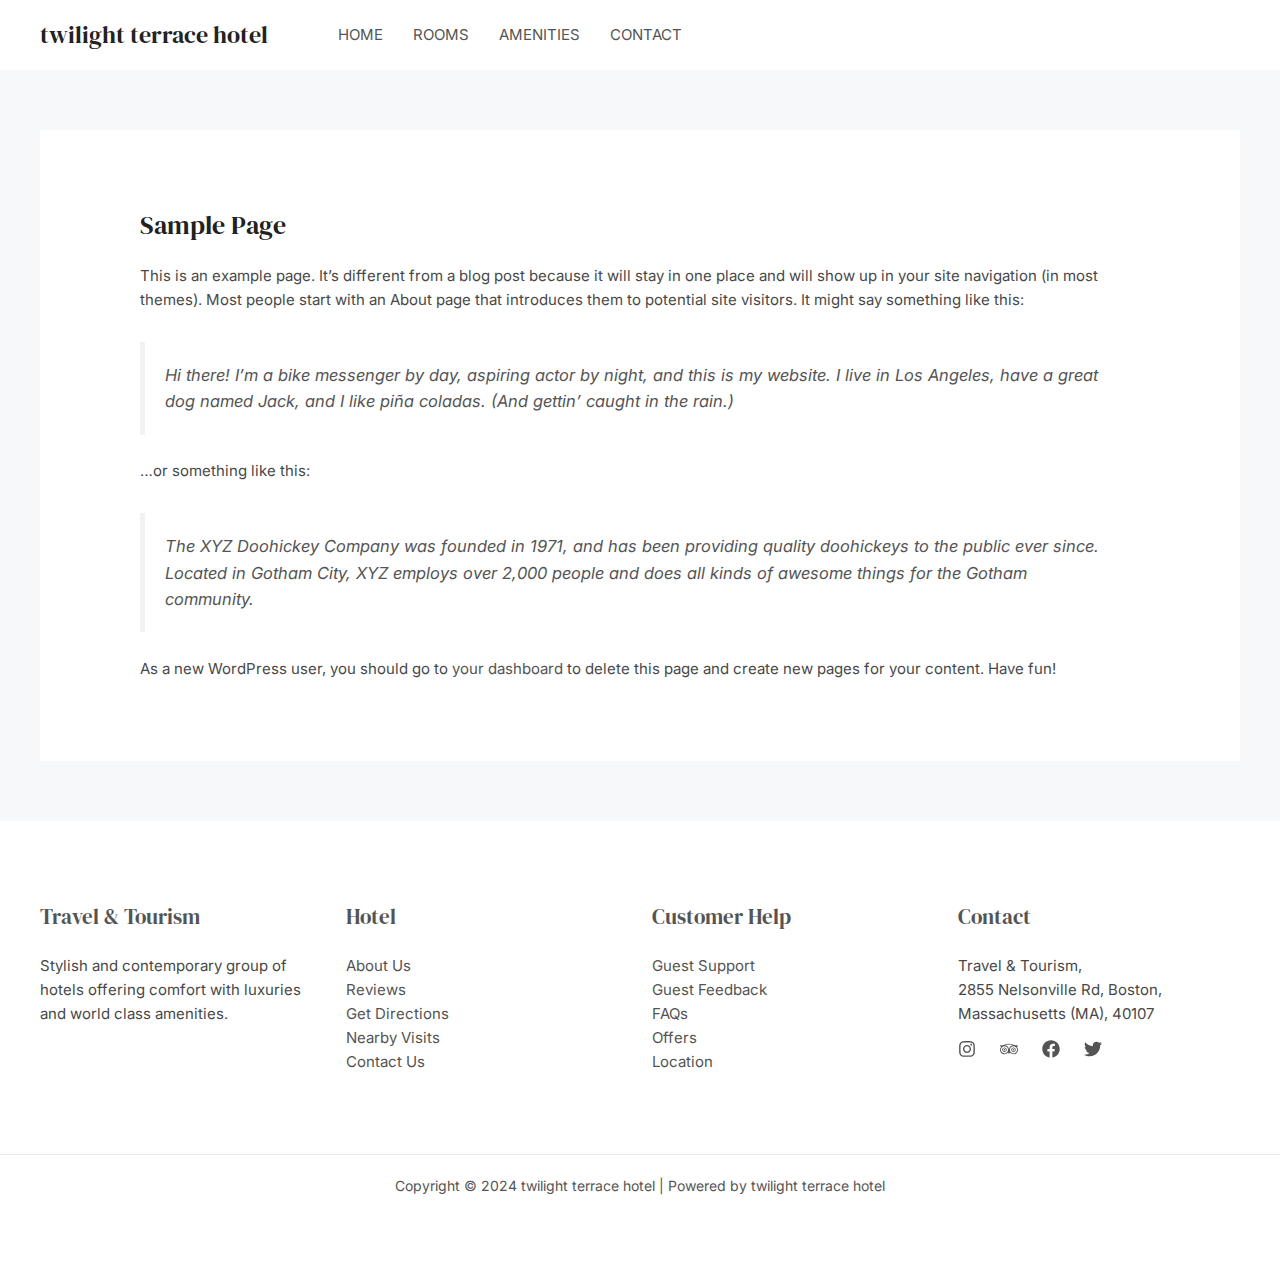
<file: sample-page/index.html>
<!DOCTYPE html>
<html lang="en-US">
<head>
<meta charset="UTF-8">
<meta name="viewport" content="width=device-width, initial-scale=1">
	 <link rel="profile" href="https://gmpg.org/xfn/11"> 
	 <title>Sample Page &#8211; twilight terrace hotel</title>
<meta name="robots" content="noindex, nofollow">
<link rel="dns-prefetch" href="//fonts.googleapis.com">
<link rel="alternate" type="application/rss+xml" title="twilight terrace hotel &raquo; Feed" href="https://baluyadav448.github.io/twilight-terrace-hotel/feed/">
<link rel="alternate" type="application/rss+xml" title="twilight terrace hotel &raquo; Comments Feed" href="https://baluyadav448.github.io/twilight-terrace-hotel/comments/feed/">
<link rel="alternate" type="application/rss+xml" title="twilight terrace hotel &raquo; Sample Page Comments Feed" href="https://baluyadav448.github.io/twilight-terrace-hotel/sample-page/feed/">
<script>
window._wpemojiSettings = {"baseUrl":"https:\/\/s.w.org\/images\/core\/emoji\/15.0.3\/72x72\/","ext":".png","svgUrl":"https:\/\/s.w.org\/images\/core\/emoji\/15.0.3\/svg\/","svgExt":".svg","source":{"concatemoji":"https:\/\/baluyadav448.github.io\/twilight-terrace-hotel\/wp-includes\/js\/wp-emoji-release.min.js?ver=6.5.2"}};
/*! This file is auto-generated */
!function(i,n){var o,s,e;function c(e){try{var t={supportTests:e,timestamp:(new Date).valueOf()};sessionStorage.setItem(o,JSON.stringify(t))}catch(e){}}function p(e,t,n){e.clearRect(0,0,e.canvas.width,e.canvas.height),e.fillText(t,0,0);var t=new Uint32Array(e.getImageData(0,0,e.canvas.width,e.canvas.height).data),r=(e.clearRect(0,0,e.canvas.width,e.canvas.height),e.fillText(n,0,0),new Uint32Array(e.getImageData(0,0,e.canvas.width,e.canvas.height).data));return t.every(function(e,t){return e===r[t]})}function u(e,t,n){switch(t){case"flag":return n(e,"🏳️‍⚧️","🏳️​⚧️")?!1:!n(e,"🇺🇳","🇺​🇳")&&!n(e,"🏴󠁧󠁢󠁥󠁮󠁧󠁿","🏴​󠁧​󠁢​󠁥​󠁮​󠁧​󠁿");case"emoji":return!n(e,"🐦‍⬛","🐦​⬛")}return!1}function f(e,t,n){var r="undefined"!=typeof WorkerGlobalScope&&self instanceof WorkerGlobalScope?new OffscreenCanvas(300,150):i.createElement("canvas"),a=r.getContext("2d",{willReadFrequently:!0}),o=(a.textBaseline="top",a.font="600 32px Arial",{});return e.forEach(function(e){o[e]=t(a,e,n)}),o}function t(e){var t=i.createElement("script");t.src=e,t.defer=!0,i.head.appendChild(t)}"undefined"!=typeof Promise&&(o="wpEmojiSettingsSupports",s=["flag","emoji"],n.supports={everything:!0,everythingExceptFlag:!0},e=new Promise(function(e){i.addEventListener("DOMContentLoaded",e,{once:!0})}),new Promise(function(t){var n=function(){try{var e=JSON.parse(sessionStorage.getItem(o));if("object"==typeof e&&"number"==typeof e.timestamp&&(new Date).valueOf()<e.timestamp+604800&&"object"==typeof e.supportTests)return e.supportTests}catch(e){}return null}();if(!n){if("undefined"!=typeof Worker&&"undefined"!=typeof OffscreenCanvas&&"undefined"!=typeof URL&&URL.createObjectURL&&"undefined"!=typeof Blob)try{var e="postMessage("+f.toString()+"("+[JSON.stringify(s),u.toString(),p.toString()].join(",")+"));",r=new Blob([e],{type:"text/javascript"}),a=new Worker(URL.createObjectURL(r),{name:"wpTestEmojiSupports"});return void(a.onmessage=function(e){c(n=e.data),a.terminate(),t(n)})}catch(e){}c(n=f(s,u,p))}t(n)}).then(function(e){for(var t in e)n.supports[t]=e[t],n.supports.everything=n.supports.everything&&n.supports[t],"flag"!==t&&(n.supports.everythingExceptFlag=n.supports.everythingExceptFlag&&n.supports[t]);n.supports.everythingExceptFlag=n.supports.everythingExceptFlag&&!n.supports.flag,n.DOMReady=!1,n.readyCallback=function(){n.DOMReady=!0}}).then(function(){return e}).then(function(){var e;n.supports.everything||(n.readyCallback(),(e=n.source||{}).concatemoji?t(e.concatemoji):e.wpemoji&&e.twemoji&&(t(e.twemoji),t(e.wpemoji)))}))}((window,document),window._wpemojiSettings);
</script>
<link rel="stylesheet" id="astra-theme-css-css" href="https://baluyadav448.github.io/twilight-terrace-hotel/wp-content/themes/astra/assets/css/minified/main.min.css?ver=4.6.11" media="all">
<style id="astra-theme-css-inline-css">:root{--ast-container-default-xlg-padding:6.67em;--ast-container-default-lg-padding:5.67em;--ast-container-default-slg-padding:4.34em;--ast-container-default-md-padding:3.34em;--ast-container-default-sm-padding:6.67em;--ast-container-default-xs-padding:2.4em;--ast-container-default-xxs-padding:1.4em;--ast-code-block-background:#EEEEEE;--ast-comment-inputs-background:#FAFAFA;--ast-normal-container-width:1200px;--ast-narrow-container-width:750px;--ast-blog-title-font-weight:normal;--ast-blog-meta-weight:inherit;}html{font-size:93.75%;}a,.page-title{color:var(--ast-global-color-3);}a:hover,a:focus{color:var(--ast-global-color-1);}body,button,input,select,textarea,.ast-button,.ast-custom-button{font-family:'Open Sans',sans-serif;font-weight:400;font-size:15px;font-size:1rem;line-height:var(--ast-body-line-height,1.5em);}blockquote{color:var(--ast-global-color-3);}p,.entry-content p{margin-bottom:2em;}h1,.entry-content h1,h2,.entry-content h2,h3,.entry-content h3,h4,.entry-content h4,h5,.entry-content h5,h6,.entry-content h6,.site-title,.site-title a{font-family:'DM Serif Display',serif;font-weight:400;}.site-title{font-size:24px;font-size:1.6rem;display:block;}.site-header .site-description{font-size:15px;font-size:1rem;display:none;}.entry-title{font-size:26px;font-size:1.7333333333333rem;}.archive .ast-article-post .ast-article-inner,.blog .ast-article-post .ast-article-inner,.archive .ast-article-post .ast-article-inner:hover,.blog .ast-article-post .ast-article-inner:hover{overflow:hidden;}h1,.entry-content h1{font-size:70px;font-size:4.6666666666667rem;font-family:'DM Serif Display',serif;line-height:1.1em;}h2,.entry-content h2{font-size:42px;font-size:2.8rem;font-family:'DM Serif Display',serif;line-height:1.3em;}h3,.entry-content h3{font-size:28px;font-size:1.8666666666667rem;font-family:'DM Serif Display',serif;line-height:1.3em;}h4,.entry-content h4{font-size:24px;font-size:1.6rem;line-height:1.2em;font-family:'DM Serif Display',serif;}h5,.entry-content h5{font-size:20px;font-size:1.3333333333333rem;line-height:1.2em;font-family:'DM Serif Display',serif;}h6,.entry-content h6{font-size:15px;font-size:1rem;line-height:1.25em;font-family:'DM Serif Display',serif;}::selection{background-color:var(--ast-global-color-0);color:#ffffff;}body,h1,.entry-title a,.entry-content h1,h2,.entry-content h2,h3,.entry-content h3,h4,.entry-content h4,h5,.entry-content h5,h6,.entry-content h6{color:var(--ast-global-color-3);}.tagcloud a:hover,.tagcloud a:focus,.tagcloud a.current-item{color:#ffffff;border-color:var(--ast-global-color-3);background-color:var(--ast-global-color-3);}input:focus,input[type="text"]:focus,input[type="email"]:focus,input[type="url"]:focus,input[type="password"]:focus,input[type="reset"]:focus,input[type="search"]:focus,textarea:focus{border-color:var(--ast-global-color-3);}input[type="radio"]:checked,input[type=reset],input[type="checkbox"]:checked,input[type="checkbox"]:hover:checked,input[type="checkbox"]:focus:checked,input[type=range]::-webkit-slider-thumb{border-color:var(--ast-global-color-3);background-color:var(--ast-global-color-3);box-shadow:none;}.site-footer a:hover + .post-count,.site-footer a:focus + .post-count{background:var(--ast-global-color-3);border-color:var(--ast-global-color-3);}.single .nav-links .nav-previous,.single .nav-links .nav-next{color:var(--ast-global-color-3);}.entry-meta,.entry-meta *{line-height:1.45;color:var(--ast-global-color-3);}.entry-meta a:not(.ast-button):hover,.entry-meta a:not(.ast-button):hover *,.entry-meta a:not(.ast-button):focus,.entry-meta a:not(.ast-button):focus *,.page-links > .page-link,.page-links .page-link:hover,.post-navigation a:hover{color:var(--ast-global-color-1);}#cat option,.secondary .calendar_wrap thead a,.secondary .calendar_wrap thead a:visited{color:var(--ast-global-color-3);}.secondary .calendar_wrap #today,.ast-progress-val span{background:var(--ast-global-color-3);}.secondary a:hover + .post-count,.secondary a:focus + .post-count{background:var(--ast-global-color-3);border-color:var(--ast-global-color-3);}.calendar_wrap #today > a{color:#ffffff;}.page-links .page-link,.single .post-navigation a{color:var(--ast-global-color-3);}.ast-search-menu-icon .search-form button.search-submit{padding:0 4px;}.ast-search-menu-icon form.search-form{padding-right:0;}.ast-search-menu-icon.slide-search input.search-field{width:0;}.ast-header-search .ast-search-menu-icon.ast-dropdown-active .search-form,.ast-header-search .ast-search-menu-icon.ast-dropdown-active .search-field:focus{transition:all 0.2s;}.search-form input.search-field:focus{outline:none;}.wp-block-latest-posts > li > a{color:var(--ast-global-color-2);}.widget-title,.widget .wp-block-heading{font-size:21px;font-size:1.4rem;color:var(--ast-global-color-3);}.ast-search-menu-icon.slide-search a:focus-visible:focus-visible,.astra-search-icon:focus-visible,#close:focus-visible,a:focus-visible,.ast-menu-toggle:focus-visible,.site .skip-link:focus-visible,.wp-block-loginout input:focus-visible,.wp-block-search.wp-block-search__button-inside .wp-block-search__inside-wrapper,.ast-header-navigation-arrow:focus-visible,.woocommerce .wc-proceed-to-checkout > .checkout-button:focus-visible,.woocommerce .woocommerce-MyAccount-navigation ul li a:focus-visible,.ast-orders-table__row .ast-orders-table__cell:focus-visible,.woocommerce .woocommerce-order-details .order-again > .button:focus-visible,.woocommerce .woocommerce-message a.button.wc-forward:focus-visible,.woocommerce #minus_qty:focus-visible,.woocommerce #plus_qty:focus-visible,a#ast-apply-coupon:focus-visible,.woocommerce .woocommerce-info a:focus-visible,.woocommerce .astra-shop-summary-wrap a:focus-visible,.woocommerce a.wc-forward:focus-visible,#ast-apply-coupon:focus-visible,.woocommerce-js .woocommerce-mini-cart-item a.remove:focus-visible,#close:focus-visible,.button.search-submit:focus-visible,#search_submit:focus,.normal-search:focus-visible{outline-style:dotted;outline-color:inherit;outline-width:thin;}input:focus,input[type="text"]:focus,input[type="email"]:focus,input[type="url"]:focus,input[type="password"]:focus,input[type="reset"]:focus,input[type="search"]:focus,input[type="number"]:focus,textarea:focus,.wp-block-search__input:focus,[data-section="section-header-mobile-trigger"] .ast-button-wrap .ast-mobile-menu-trigger-minimal:focus,.ast-mobile-popup-drawer.active .menu-toggle-close:focus,.woocommerce-ordering select.orderby:focus,#ast-scroll-top:focus,#coupon_code:focus,.woocommerce-page #comment:focus,.woocommerce #reviews #respond input#submit:focus,.woocommerce a.add_to_cart_button:focus,.woocommerce .button.single_add_to_cart_button:focus,.woocommerce .woocommerce-cart-form button:focus,.woocommerce .woocommerce-cart-form__cart-item .quantity .qty:focus,.woocommerce .woocommerce-billing-fields .woocommerce-billing-fields__field-wrapper .woocommerce-input-wrapper > .input-text:focus,.woocommerce #order_comments:focus,.woocommerce #place_order:focus,.woocommerce .woocommerce-address-fields .woocommerce-address-fields__field-wrapper .woocommerce-input-wrapper > .input-text:focus,.woocommerce .woocommerce-MyAccount-content form button:focus,.woocommerce .woocommerce-MyAccount-content .woocommerce-EditAccountForm .woocommerce-form-row .woocommerce-Input.input-text:focus,.woocommerce .ast-woocommerce-container .woocommerce-pagination ul.page-numbers li a:focus,body #content .woocommerce form .form-row .select2-container--default .select2-selection--single:focus,#ast-coupon-code:focus,.woocommerce.woocommerce-js .quantity input[type=number]:focus,.woocommerce-js .woocommerce-mini-cart-item .quantity input[type=number]:focus,.woocommerce p#ast-coupon-trigger:focus{border-style:dotted;border-color:inherit;border-width:thin;}input{outline:none;}.ast-logo-title-inline .site-logo-img{padding-right:1em;}body .ast-oembed-container *{position:absolute;top:0;width:100%;height:100%;left:0;}body .wp-block-embed-pocket-casts .ast-oembed-container *{position:unset;}.ast-single-post-featured-section + article {margin-top: 2em;}.site-content .ast-single-post-featured-section img {width: 100%;overflow: hidden;object-fit: cover;}.site > .ast-single-related-posts-container {margin-top: 0;}@media (min-width: 922px) {.ast-desktop .ast-container--narrow {max-width: var(--ast-narrow-container-width);margin: 0 auto;}}@media (max-width:921px){#ast-desktop-header{display:none;}}@media (min-width:922px){#ast-mobile-header{display:none;}}.wp-block-buttons.aligncenter{justify-content:center;}@media (max-width:921px){.ast-theme-transparent-header #primary,.ast-theme-transparent-header #secondary{padding:0;}}@media (max-width:921px){.ast-plain-container.ast-no-sidebar #primary{padding:0;}}.ast-plain-container.ast-no-sidebar #primary{margin-top:0;margin-bottom:0;}.wp-block-button.is-style-outline .wp-block-button__link{border-color:var(--ast-global-color-1);}div.wp-block-button.is-style-outline > .wp-block-button__link:not(.has-text-color),div.wp-block-button.wp-block-button__link.is-style-outline:not(.has-text-color){color:var(--ast-global-color-1);}.wp-block-button.is-style-outline .wp-block-button__link:hover,.wp-block-buttons .wp-block-button.is-style-outline .wp-block-button__link:focus,.wp-block-buttons .wp-block-button.is-style-outline > .wp-block-button__link:not(.has-text-color):hover,.wp-block-buttons .wp-block-button.wp-block-button__link.is-style-outline:not(.has-text-color):hover{color:var(--ast-global-color-5);background-color:var(--ast-global-color-3);border-color:var(--ast-global-color-3);}.post-page-numbers.current .page-link,.ast-pagination .page-numbers.current{color:#ffffff;border-color:var(--ast-global-color-0);background-color:var(--ast-global-color-0);}.wp-block-button.is-style-outline .wp-block-button__link.wp-element-button,.ast-outline-button{border-color:var(--ast-global-color-1);font-family:'Open Sans',sans-serif;font-weight:600;font-size:12px;font-size:0.8rem;line-height:1em;border-top-left-radius:0px;border-top-right-radius:0px;border-bottom-right-radius:0px;border-bottom-left-radius:0px;}.wp-block-buttons .wp-block-button.is-style-outline > .wp-block-button__link:not(.has-text-color),.wp-block-buttons .wp-block-button.wp-block-button__link.is-style-outline:not(.has-text-color),.ast-outline-button{color:var(--ast-global-color-1);}.wp-block-button.is-style-outline .wp-block-button__link:hover,.wp-block-buttons .wp-block-button.is-style-outline .wp-block-button__link:focus,.wp-block-buttons .wp-block-button.is-style-outline > .wp-block-button__link:not(.has-text-color):hover,.wp-block-buttons .wp-block-button.wp-block-button__link.is-style-outline:not(.has-text-color):hover,.ast-outline-button:hover,.ast-outline-button:focus,.wp-block-uagb-buttons-child .uagb-buttons-repeater.ast-outline-button:hover,.wp-block-uagb-buttons-child .uagb-buttons-repeater.ast-outline-button:focus{color:var(--ast-global-color-5);background-color:var(--ast-global-color-3);border-color:var(--ast-global-color-3);}.wp-block-button .wp-block-button__link.wp-element-button.is-style-outline:not(.has-background),.wp-block-button.is-style-outline>.wp-block-button__link.wp-element-button:not(.has-background),.ast-outline-button{background-color:var(--ast-global-color-1);}.entry-content[ast-blocks-layout] > figure{margin-bottom:1em;}@media (max-width:921px){.ast-separate-container #primary,.ast-separate-container #secondary{padding:1.5em 0;}#primary,#secondary{padding:1.5em 0;margin:0;}.ast-left-sidebar #content > .ast-container{display:flex;flex-direction:column-reverse;width:100%;}.ast-separate-container .ast-article-post,.ast-separate-container .ast-article-single{padding:1.5em 2.14em;}.ast-author-box img.avatar{margin:20px 0 0 0;}}@media (min-width:922px){.ast-separate-container.ast-right-sidebar #primary,.ast-separate-container.ast-left-sidebar #primary{border:0;}.search-no-results.ast-separate-container #primary{margin-bottom:4em;}}.wp-block-button .wp-block-button__link{color:var(--ast-global-color-5);}.wp-block-button .wp-block-button__link:hover,.wp-block-button .wp-block-button__link:focus{color:var(--ast-global-color-5);background-color:var(--ast-global-color-3);border-color:var(--ast-global-color-3);}.elementor-widget-heading h1.elementor-heading-title{line-height:1.1em;}.elementor-widget-heading h2.elementor-heading-title{line-height:1.3em;}.elementor-widget-heading h3.elementor-heading-title{line-height:1.3em;}.elementor-widget-heading h4.elementor-heading-title{line-height:1.2em;}.elementor-widget-heading h5.elementor-heading-title{line-height:1.2em;}.elementor-widget-heading h6.elementor-heading-title{line-height:1.25em;}.wp-block-button .wp-block-button__link,.wp-block-search .wp-block-search__button,body .wp-block-file .wp-block-file__button{border-style:solid;border-top-width:0px;border-right-width:0px;border-left-width:0px;border-bottom-width:0px;border-color:var(--ast-global-color-1);background-color:var(--ast-global-color-1);color:var(--ast-global-color-5);font-family:'Open Sans',sans-serif;font-weight:600;line-height:1em;text-transform:uppercase;letter-spacing:2px;font-size:12px;font-size:0.8rem;border-top-left-radius:0px;border-top-right-radius:0px;border-bottom-right-radius:0px;border-bottom-left-radius:0px;padding-top:18px;padding-right:34px;padding-bottom:18px;padding-left:34px;}@media (max-width:921px){.wp-block-button .wp-block-button__link,.wp-block-search .wp-block-search__button,body .wp-block-file .wp-block-file__button{padding-top:15px;padding-right:24px;padding-bottom:15px;padding-left:24px;}}@media (max-width:544px){.wp-block-button .wp-block-button__link,.wp-block-search .wp-block-search__button,body .wp-block-file .wp-block-file__button{padding-top:13px;padding-right:21px;padding-bottom:13px;padding-left:21px;}}.menu-toggle,button,.ast-button,.ast-custom-button,.button,input#submit,input[type="button"],input[type="submit"],input[type="reset"],form[CLASS*="wp-block-search__"].wp-block-search .wp-block-search__inside-wrapper .wp-block-search__button,body .wp-block-file .wp-block-file__button,.woocommerce-js a.button,.woocommerce button.button,.woocommerce .woocommerce-message a.button,.woocommerce #respond input#submit.alt,.woocommerce input.button.alt,.woocommerce input.button,.woocommerce input.button:disabled,.woocommerce input.button:disabled[disabled],.woocommerce input.button:disabled:hover,.woocommerce input.button:disabled[disabled]:hover,.woocommerce #respond input#submit,.woocommerce button.button.alt.disabled,.wc-block-grid__products .wc-block-grid__product .wp-block-button__link,.wc-block-grid__product-onsale,[CLASS*="wc-block"] button,.woocommerce-js .astra-cart-drawer .astra-cart-drawer-content .woocommerce-mini-cart__buttons .button:not(.checkout):not(.ast-continue-shopping),.woocommerce-js .astra-cart-drawer .astra-cart-drawer-content .woocommerce-mini-cart__buttons a.checkout,.woocommerce button.button.alt.disabled.wc-variation-selection-needed,[CLASS*="wc-block"] .wc-block-components-button{border-style:solid;border-top-width:0px;border-right-width:0px;border-left-width:0px;border-bottom-width:0px;color:var(--ast-global-color-5);border-color:var(--ast-global-color-1);background-color:var(--ast-global-color-1);padding-top:18px;padding-right:34px;padding-bottom:18px;padding-left:34px;font-family:'Open Sans',sans-serif;font-weight:600;font-size:12px;font-size:0.8rem;line-height:1em;text-transform:uppercase;letter-spacing:2px;border-top-left-radius:0px;border-top-right-radius:0px;border-bottom-right-radius:0px;border-bottom-left-radius:0px;}button:focus,.menu-toggle:hover,button:hover,.ast-button:hover,.ast-custom-button:hover .button:hover,.ast-custom-button:hover ,input[type=reset]:hover,input[type=reset]:focus,input#submit:hover,input#submit:focus,input[type="button"]:hover,input[type="button"]:focus,input[type="submit"]:hover,input[type="submit"]:focus,form[CLASS*="wp-block-search__"].wp-block-search .wp-block-search__inside-wrapper .wp-block-search__button:hover,form[CLASS*="wp-block-search__"].wp-block-search .wp-block-search__inside-wrapper .wp-block-search__button:focus,body .wp-block-file .wp-block-file__button:hover,body .wp-block-file .wp-block-file__button:focus,.woocommerce-js a.button:hover,.woocommerce button.button:hover,.woocommerce .woocommerce-message a.button:hover,.woocommerce #respond input#submit:hover,.woocommerce #respond input#submit.alt:hover,.woocommerce input.button.alt:hover,.woocommerce input.button:hover,.woocommerce button.button.alt.disabled:hover,.wc-block-grid__products .wc-block-grid__product .wp-block-button__link:hover,[CLASS*="wc-block"] button:hover,.woocommerce-js .astra-cart-drawer .astra-cart-drawer-content .woocommerce-mini-cart__buttons .button:not(.checkout):not(.ast-continue-shopping):hover,.woocommerce-js .astra-cart-drawer .astra-cart-drawer-content .woocommerce-mini-cart__buttons a.checkout:hover,.woocommerce button.button.alt.disabled.wc-variation-selection-needed:hover,[CLASS*="wc-block"] .wc-block-components-button:hover,[CLASS*="wc-block"] .wc-block-components-button:focus{color:var(--ast-global-color-5);background-color:var(--ast-global-color-3);border-color:var(--ast-global-color-3);}@media (max-width:921px){.menu-toggle,button,.ast-button,.ast-custom-button,.button,input#submit,input[type="button"],input[type="submit"],input[type="reset"],form[CLASS*="wp-block-search__"].wp-block-search .wp-block-search__inside-wrapper .wp-block-search__button,body .wp-block-file .wp-block-file__button,.woocommerce-js a.button,.woocommerce button.button,.woocommerce .woocommerce-message a.button,.woocommerce #respond input#submit.alt,.woocommerce input.button.alt,.woocommerce input.button,.woocommerce input.button:disabled,.woocommerce input.button:disabled[disabled],.woocommerce input.button:disabled:hover,.woocommerce input.button:disabled[disabled]:hover,.woocommerce #respond input#submit,.woocommerce button.button.alt.disabled,.wc-block-grid__products .wc-block-grid__product .wp-block-button__link,.wc-block-grid__product-onsale,[CLASS*="wc-block"] button,.woocommerce-js .astra-cart-drawer .astra-cart-drawer-content .woocommerce-mini-cart__buttons .button:not(.checkout):not(.ast-continue-shopping),.woocommerce-js .astra-cart-drawer .astra-cart-drawer-content .woocommerce-mini-cart__buttons a.checkout,.woocommerce button.button.alt.disabled.wc-variation-selection-needed,[CLASS*="wc-block"] .wc-block-components-button{padding-top:15px;padding-right:24px;padding-bottom:15px;padding-left:24px;}}@media (max-width:544px){.menu-toggle,button,.ast-button,.ast-custom-button,.button,input#submit,input[type="button"],input[type="submit"],input[type="reset"],form[CLASS*="wp-block-search__"].wp-block-search .wp-block-search__inside-wrapper .wp-block-search__button,body .wp-block-file .wp-block-file__button,.woocommerce-js a.button,.woocommerce button.button,.woocommerce .woocommerce-message a.button,.woocommerce #respond input#submit.alt,.woocommerce input.button.alt,.woocommerce input.button,.woocommerce input.button:disabled,.woocommerce input.button:disabled[disabled],.woocommerce input.button:disabled:hover,.woocommerce input.button:disabled[disabled]:hover,.woocommerce #respond input#submit,.woocommerce button.button.alt.disabled,.wc-block-grid__products .wc-block-grid__product .wp-block-button__link,.wc-block-grid__product-onsale,[CLASS*="wc-block"] button,.woocommerce-js .astra-cart-drawer .astra-cart-drawer-content .woocommerce-mini-cart__buttons .button:not(.checkout):not(.ast-continue-shopping),.woocommerce-js .astra-cart-drawer .astra-cart-drawer-content .woocommerce-mini-cart__buttons a.checkout,.woocommerce button.button.alt.disabled.wc-variation-selection-needed,[CLASS*="wc-block"] .wc-block-components-button{padding-top:13px;padding-right:21px;padding-bottom:13px;padding-left:21px;}}@media (max-width:921px){.ast-mobile-header-stack .main-header-bar .ast-search-menu-icon{display:inline-block;}.ast-header-break-point.ast-header-custom-item-outside .ast-mobile-header-stack .main-header-bar .ast-search-icon{margin:0;}.ast-comment-avatar-wrap img{max-width:2.5em;}.ast-comment-meta{padding:0 1.8888em 1.3333em;}.ast-separate-container .ast-comment-list li.depth-1{padding:1.5em 2.14em;}.ast-separate-container .comment-respond{padding:2em 2.14em;}}@media (min-width:544px){.ast-container{max-width:100%;}}@media (max-width:544px){.ast-separate-container .ast-article-post,.ast-separate-container .ast-article-single,.ast-separate-container .comments-title,.ast-separate-container .ast-archive-description{padding:1.5em 1em;}.ast-separate-container #content .ast-container{padding-left:0.54em;padding-right:0.54em;}.ast-separate-container .ast-comment-list .bypostauthor{padding:.5em;}.ast-search-menu-icon.ast-dropdown-active .search-field{width:170px;}}body,.ast-separate-container{background-color:var(--ast-global-color-4);;background-image:none;;}@media (max-width:921px){.site-title{display:block;}.site-header .site-description{display:none;}h1,.entry-content h1{font-size:60px;}h2,.entry-content h2{font-size:34px;}h3,.entry-content h3{font-size:28px;}h4,.entry-content h4{font-size:22px;font-size:1.4666666666667rem;}h5,.entry-content h5{font-size:18px;font-size:1.2rem;}h6,.entry-content h6{font-size:15px;font-size:1rem;}}@media (max-width:544px){.site-title{display:block;}.site-header .site-description{display:none;}h1,.entry-content h1{font-size:38px;}h2,.entry-content h2{font-size:28px;}h3,.entry-content h3{font-size:24px;}h4,.entry-content h4{font-size:22px;font-size:1.4666666666667rem;}h5,.entry-content h5{font-size:18px;font-size:1.2rem;}h6,.entry-content h6{font-size:14px;font-size:0.93333333333333rem;}}@media (max-width:921px){html{font-size:85.5%;}}@media (max-width:544px){html{font-size:85.5%;}}@media (min-width:922px){.ast-container{max-width:1240px;}}@media (min-width:922px){.site-content .ast-container{display:flex;}}@media (max-width:921px){.site-content .ast-container{flex-direction:column;}}@media (min-width:922px){.main-header-menu .sub-menu .menu-item.ast-left-align-sub-menu:hover > .sub-menu,.main-header-menu .sub-menu .menu-item.ast-left-align-sub-menu.focus > .sub-menu{margin-left:-0px;}}.site .comments-area{padding-bottom:3em;}.wp-block-file {display: flex;align-items: center;flex-wrap: wrap;justify-content: space-between;}.wp-block-pullquote {border: none;}.wp-block-pullquote blockquote::before {content: "\201D";font-family: "Helvetica",sans-serif;display: flex;transform: rotate( 180deg );font-size: 6rem;font-style: normal;line-height: 1;font-weight: bold;align-items: center;justify-content: center;}.has-text-align-right > blockquote::before {justify-content: flex-start;}.has-text-align-left > blockquote::before {justify-content: flex-end;}figure.wp-block-pullquote.is-style-solid-color blockquote {max-width: 100%;text-align: inherit;}html body {--wp--custom--ast-default-block-top-padding: 3em;--wp--custom--ast-default-block-right-padding: 3em;--wp--custom--ast-default-block-bottom-padding: 3em;--wp--custom--ast-default-block-left-padding: 3em;--wp--custom--ast-container-width: 1200px;--wp--custom--ast-content-width-size: 1200px;--wp--custom--ast-wide-width-size: calc(1200px + var(--wp--custom--ast-default-block-left-padding) + var(--wp--custom--ast-default-block-right-padding));}.ast-narrow-container {--wp--custom--ast-content-width-size: 750px;--wp--custom--ast-wide-width-size: 750px;}@media(max-width: 921px) {html body {--wp--custom--ast-default-block-top-padding: 3em;--wp--custom--ast-default-block-right-padding: 2em;--wp--custom--ast-default-block-bottom-padding: 3em;--wp--custom--ast-default-block-left-padding: 2em;}}@media(max-width: 544px) {html body {--wp--custom--ast-default-block-top-padding: 3em;--wp--custom--ast-default-block-right-padding: 1.5em;--wp--custom--ast-default-block-bottom-padding: 3em;--wp--custom--ast-default-block-left-padding: 1.5em;}}.entry-content > .wp-block-group,.entry-content > .wp-block-cover,.entry-content > .wp-block-columns {padding-top: var(--wp--custom--ast-default-block-top-padding);padding-right: var(--wp--custom--ast-default-block-right-padding);padding-bottom: var(--wp--custom--ast-default-block-bottom-padding);padding-left: var(--wp--custom--ast-default-block-left-padding);}.ast-plain-container.ast-no-sidebar .entry-content > .alignfull,.ast-page-builder-template .ast-no-sidebar .entry-content > .alignfull {margin-left: calc( -50vw + 50%);margin-right: calc( -50vw + 50%);max-width: 100vw;width: 100vw;}.ast-plain-container.ast-no-sidebar .entry-content .alignfull .alignfull,.ast-page-builder-template.ast-no-sidebar .entry-content .alignfull .alignfull,.ast-plain-container.ast-no-sidebar .entry-content .alignfull .alignwide,.ast-page-builder-template.ast-no-sidebar .entry-content .alignfull .alignwide,.ast-plain-container.ast-no-sidebar .entry-content .alignwide .alignfull,.ast-page-builder-template.ast-no-sidebar .entry-content .alignwide .alignfull,.ast-plain-container.ast-no-sidebar .entry-content .alignwide .alignwide,.ast-page-builder-template.ast-no-sidebar .entry-content .alignwide .alignwide,.ast-plain-container.ast-no-sidebar .entry-content .wp-block-column .alignfull,.ast-page-builder-template.ast-no-sidebar .entry-content .wp-block-column .alignfull,.ast-plain-container.ast-no-sidebar .entry-content .wp-block-column .alignwide,.ast-page-builder-template.ast-no-sidebar .entry-content .wp-block-column .alignwide {margin-left: auto;margin-right: auto;width: 100%;}[ast-blocks-layout] .wp-block-separator:not(.is-style-dots) {height: 0;}[ast-blocks-layout] .wp-block-separator {margin: 20px auto;}[ast-blocks-layout] .wp-block-separator:not(.is-style-wide):not(.is-style-dots) {max-width: 100px;}[ast-blocks-layout] .wp-block-separator.has-background {padding: 0;}.entry-content[ast-blocks-layout] > * {max-width: var(--wp--custom--ast-content-width-size);margin-left: auto;margin-right: auto;}.entry-content[ast-blocks-layout] > .alignwide {max-width: var(--wp--custom--ast-wide-width-size);}.entry-content[ast-blocks-layout] .alignfull {max-width: none;}.entry-content .wp-block-columns {margin-bottom: 0;}blockquote {margin: 1.5em;border-color: rgba(0,0,0,0.05);}.wp-block-quote:not(.has-text-align-right):not(.has-text-align-center) {border-left: 5px solid rgba(0,0,0,0.05);}.has-text-align-right > blockquote,blockquote.has-text-align-right {border-right: 5px solid rgba(0,0,0,0.05);}.has-text-align-left > blockquote,blockquote.has-text-align-left {border-left: 5px solid rgba(0,0,0,0.05);}.wp-block-site-tagline,.wp-block-latest-posts .read-more {margin-top: 15px;}.wp-block-loginout p label {display: block;}.wp-block-loginout p:not(.login-remember):not(.login-submit) input {width: 100%;}.wp-block-loginout input:focus {border-color: transparent;}.wp-block-loginout input:focus {outline: thin dotted;}.entry-content .wp-block-media-text .wp-block-media-text__content {padding: 0 0 0 8%;}.entry-content .wp-block-media-text.has-media-on-the-right .wp-block-media-text__content {padding: 0 8% 0 0;}.entry-content .wp-block-media-text.has-background .wp-block-media-text__content {padding: 8%;}.entry-content .wp-block-cover:not([class*="background-color"]) .wp-block-cover__inner-container,.entry-content .wp-block-cover:not([class*="background-color"]) .wp-block-cover-image-text,.entry-content .wp-block-cover:not([class*="background-color"]) .wp-block-cover-text,.entry-content .wp-block-cover-image:not([class*="background-color"]) .wp-block-cover__inner-container,.entry-content .wp-block-cover-image:not([class*="background-color"]) .wp-block-cover-image-text,.entry-content .wp-block-cover-image:not([class*="background-color"]) .wp-block-cover-text {color: var(--ast-global-color-5);}.wp-block-loginout .login-remember input {width: 1.1rem;height: 1.1rem;margin: 0 5px 4px 0;vertical-align: middle;}.wp-block-latest-posts > li > *:first-child,.wp-block-latest-posts:not(.is-grid) > li:first-child {margin-top: 0;}.wp-block-search__inside-wrapper .wp-block-search__input {padding: 0 10px;color: var(--ast-global-color-3);background: var(--ast-global-color-5);border-color: var(--ast-border-color);}.wp-block-latest-posts .read-more {margin-bottom: 1.5em;}.wp-block-search__no-button .wp-block-search__inside-wrapper .wp-block-search__input {padding-top: 5px;padding-bottom: 5px;}.wp-block-latest-posts .wp-block-latest-posts__post-date,.wp-block-latest-posts .wp-block-latest-posts__post-author {font-size: 1rem;}.wp-block-latest-posts > li > *,.wp-block-latest-posts:not(.is-grid) > li {margin-top: 12px;margin-bottom: 12px;}.ast-page-builder-template .entry-content[ast-blocks-layout] > *,.ast-page-builder-template .entry-content[ast-blocks-layout] > .alignfull > * {max-width: none;}.ast-page-builder-template .entry-content[ast-blocks-layout] > .alignwide > * {max-width: var(--wp--custom--ast-wide-width-size);}.ast-page-builder-template .entry-content[ast-blocks-layout] > .inherit-container-width > *,.ast-page-builder-template .entry-content[ast-blocks-layout] > * > *,.entry-content[ast-blocks-layout] > .wp-block-cover .wp-block-cover__inner-container {max-width: var(--wp--custom--ast-content-width-size);margin-left: auto;margin-right: auto;}.entry-content[ast-blocks-layout] .wp-block-cover:not(.alignleft):not(.alignright) {width: auto;}@media(max-width: 1200px) {.ast-separate-container .entry-content > .alignfull,.ast-separate-container .entry-content[ast-blocks-layout] > .alignwide,.ast-plain-container .entry-content[ast-blocks-layout] > .alignwide,.ast-plain-container .entry-content .alignfull {margin-left: calc(-1 * min(var(--ast-container-default-xlg-padding),20px)) ;margin-right: calc(-1 * min(var(--ast-container-default-xlg-padding),20px));}}@media(min-width: 1201px) {.ast-separate-container .entry-content > .alignfull {margin-left: calc(-1 * var(--ast-container-default-xlg-padding) );margin-right: calc(-1 * var(--ast-container-default-xlg-padding) );}.ast-separate-container .entry-content[ast-blocks-layout] > .alignwide,.ast-plain-container .entry-content[ast-blocks-layout] > .alignwide {margin-left: calc(-1 * var(--wp--custom--ast-default-block-left-padding) );margin-right: calc(-1 * var(--wp--custom--ast-default-block-right-padding) );}}@media(min-width: 921px) {.ast-separate-container .entry-content .wp-block-group.alignwide:not(.inherit-container-width) > :where(:not(.alignleft):not(.alignright)),.ast-plain-container .entry-content .wp-block-group.alignwide:not(.inherit-container-width) > :where(:not(.alignleft):not(.alignright)) {max-width: calc( var(--wp--custom--ast-content-width-size) + 80px );}.ast-plain-container.ast-right-sidebar .entry-content[ast-blocks-layout] .alignfull,.ast-plain-container.ast-left-sidebar .entry-content[ast-blocks-layout] .alignfull {margin-left: -60px;margin-right: -60px;}}@media(min-width: 544px) {.entry-content > .alignleft {margin-right: 20px;}.entry-content > .alignright {margin-left: 20px;}}@media (max-width:544px){.wp-block-columns .wp-block-column:not(:last-child){margin-bottom:20px;}.wp-block-latest-posts{margin:0;}}@media( max-width: 600px ) {.entry-content .wp-block-media-text .wp-block-media-text__content,.entry-content .wp-block-media-text.has-media-on-the-right .wp-block-media-text__content {padding: 8% 0 0;}.entry-content .wp-block-media-text.has-background .wp-block-media-text__content {padding: 8%;}}.ast-page-builder-template .entry-header {padding-left: 0;}.ast-narrow-container .site-content .wp-block-uagb-image--align-full .wp-block-uagb-image__figure {max-width: 100%;margin-left: auto;margin-right: auto;}:root .has-ast-global-color-0-color{color:var(--ast-global-color-0);}:root .has-ast-global-color-0-background-color{background-color:var(--ast-global-color-0);}:root .wp-block-button .has-ast-global-color-0-color{color:var(--ast-global-color-0);}:root .wp-block-button .has-ast-global-color-0-background-color{background-color:var(--ast-global-color-0);}:root .has-ast-global-color-1-color{color:var(--ast-global-color-1);}:root .has-ast-global-color-1-background-color{background-color:var(--ast-global-color-1);}:root .wp-block-button .has-ast-global-color-1-color{color:var(--ast-global-color-1);}:root .wp-block-button .has-ast-global-color-1-background-color{background-color:var(--ast-global-color-1);}:root .has-ast-global-color-2-color{color:var(--ast-global-color-2);}:root .has-ast-global-color-2-background-color{background-color:var(--ast-global-color-2);}:root .wp-block-button .has-ast-global-color-2-color{color:var(--ast-global-color-2);}:root .wp-block-button .has-ast-global-color-2-background-color{background-color:var(--ast-global-color-2);}:root .has-ast-global-color-3-color{color:var(--ast-global-color-3);}:root .has-ast-global-color-3-background-color{background-color:var(--ast-global-color-3);}:root .wp-block-button .has-ast-global-color-3-color{color:var(--ast-global-color-3);}:root .wp-block-button .has-ast-global-color-3-background-color{background-color:var(--ast-global-color-3);}:root .has-ast-global-color-4-color{color:var(--ast-global-color-4);}:root .has-ast-global-color-4-background-color{background-color:var(--ast-global-color-4);}:root .wp-block-button .has-ast-global-color-4-color{color:var(--ast-global-color-4);}:root .wp-block-button .has-ast-global-color-4-background-color{background-color:var(--ast-global-color-4);}:root .has-ast-global-color-5-color{color:var(--ast-global-color-5);}:root .has-ast-global-color-5-background-color{background-color:var(--ast-global-color-5);}:root .wp-block-button .has-ast-global-color-5-color{color:var(--ast-global-color-5);}:root .wp-block-button .has-ast-global-color-5-background-color{background-color:var(--ast-global-color-5);}:root .has-ast-global-color-6-color{color:var(--ast-global-color-6);}:root .has-ast-global-color-6-background-color{background-color:var(--ast-global-color-6);}:root .wp-block-button .has-ast-global-color-6-color{color:var(--ast-global-color-6);}:root .wp-block-button .has-ast-global-color-6-background-color{background-color:var(--ast-global-color-6);}:root .has-ast-global-color-7-color{color:var(--ast-global-color-7);}:root .has-ast-global-color-7-background-color{background-color:var(--ast-global-color-7);}:root .wp-block-button .has-ast-global-color-7-color{color:var(--ast-global-color-7);}:root .wp-block-button .has-ast-global-color-7-background-color{background-color:var(--ast-global-color-7);}:root .has-ast-global-color-8-color{color:var(--ast-global-color-8);}:root .has-ast-global-color-8-background-color{background-color:var(--ast-global-color-8);}:root .wp-block-button .has-ast-global-color-8-color{color:var(--ast-global-color-8);}:root .wp-block-button .has-ast-global-color-8-background-color{background-color:var(--ast-global-color-8);}:root{--ast-global-color-0:#212121;--ast-global-color-1:#212121;--ast-global-color-2:#212121;--ast-global-color-3:#545454;--ast-global-color-4:#f7f8f9;--ast-global-color-5:#ffffff;--ast-global-color-6:#243673;--ast-global-color-7:#2a2a2a;--ast-global-color-8:#BFD1FF;}:root {--ast-border-color : #dddddd;}.ast-single-entry-banner {-js-display: flex;display: flex;flex-direction: column;justify-content: center;text-align: center;position: relative;background: #eeeeee;}.ast-single-entry-banner[data-banner-layout="layout-1"] {max-width: 1200px;background: inherit;padding: 20px 0;}.ast-single-entry-banner[data-banner-width-type="custom"] {margin: 0 auto;width: 100%;}.ast-single-entry-banner + .site-content .entry-header {margin-bottom: 0;}.site .ast-author-avatar {--ast-author-avatar-size: ;}a.ast-underline-text {text-decoration: underline;}.ast-container > .ast-terms-link {position: relative;display: block;}a.ast-button.ast-badge-tax {padding: 4px 8px;border-radius: 3px;font-size: inherit;}header.entry-header > *:not(:last-child){margin-bottom:10px;}.ast-archive-entry-banner {-js-display: flex;display: flex;flex-direction: column;justify-content: center;text-align: center;position: relative;background: #eeeeee;}.ast-archive-entry-banner[data-banner-width-type="custom"] {margin: 0 auto;width: 100%;}.ast-archive-entry-banner[data-banner-layout="layout-1"] {background: inherit;padding: 20px 0;text-align: left;}body.archive .ast-archive-description{max-width:1200px;width:100%;text-align:left;padding-top:3em;padding-right:3em;padding-bottom:3em;padding-left:3em;}body.archive .ast-archive-description .ast-archive-title,body.archive .ast-archive-description .ast-archive-title *{font-size:40px;font-size:2.6666666666667rem;}body.archive .ast-archive-description > *:not(:last-child){margin-bottom:10px;}@media (max-width:921px){body.archive .ast-archive-description{text-align:left;}}@media (max-width:544px){body.archive .ast-archive-description{text-align:left;}}.ast-breadcrumbs .trail-browse,.ast-breadcrumbs .trail-items,.ast-breadcrumbs .trail-items li{display:inline-block;margin:0;padding:0;border:none;background:inherit;text-indent:0;text-decoration:none;}.ast-breadcrumbs .trail-browse{font-size:inherit;font-style:inherit;font-weight:inherit;color:inherit;}.ast-breadcrumbs .trail-items{list-style:none;}.trail-items li::after{padding:0 0.3em;content:"\00bb";}.trail-items li:last-of-type::after{display:none;}h1,.entry-content h1,h2,.entry-content h2,h3,.entry-content h3,h4,.entry-content h4,h5,.entry-content h5,h6,.entry-content h6{color:var(--ast-global-color-2);}@media (max-width:921px){.ast-builder-grid-row-container.ast-builder-grid-row-tablet-3-firstrow .ast-builder-grid-row > *:first-child,.ast-builder-grid-row-container.ast-builder-grid-row-tablet-3-lastrow .ast-builder-grid-row > *:last-child{grid-column:1 / -1;}}@media (max-width:544px){.ast-builder-grid-row-container.ast-builder-grid-row-mobile-3-firstrow .ast-builder-grid-row > *:first-child,.ast-builder-grid-row-container.ast-builder-grid-row-mobile-3-lastrow .ast-builder-grid-row > *:last-child{grid-column:1 / -1;}}.ast-builder-layout-element .ast-site-identity{margin-right:35px;}.ast-builder-layout-element[data-section="title_tagline"]{display:flex;}@media (max-width:921px){.ast-header-break-point .ast-builder-layout-element[data-section="title_tagline"]{display:flex;}}@media (max-width:544px){.ast-header-break-point .ast-builder-layout-element[data-section="title_tagline"]{display:flex;}}[data-section*="section-hb-button-"] .menu-link{display:none;}.ast-header-button-1[data-section*="section-hb-button-"] .ast-builder-button-wrap .ast-custom-button{font-size:13px;font-size:0.86666666666667rem;}.ast-header-button-1 .ast-custom-button{color:var(--ast-global-color-5);background:rgba(0,0,0,0);border-color:var(--ast-global-color-5);border-top-width:1px;border-bottom-width:1px;border-left-width:1px;border-right-width:1px;}.ast-header-button-1 .ast-custom-button:hover{color:var(--ast-global-color-1);background:var(--ast-global-color-5);border-color:var(--ast-global-color-5);}.ast-header-button-1[data-section*="section-hb-button-"] .ast-builder-button-wrap .ast-custom-button{padding-top:16px;padding-bottom:16px;padding-left:32px;padding-right:32px;}.ast-header-button-1[data-section="section-hb-button-1"]{display:flex;}@media (max-width:921px){.ast-header-break-point .ast-header-button-1[data-section="section-hb-button-1"]{display:flex;}}@media (max-width:544px){.ast-header-break-point .ast-header-button-1[data-section="section-hb-button-1"]{display:flex;}}.ast-builder-menu-1{font-family:inherit;font-weight:inherit;text-transform:uppercase;}.ast-builder-menu-1 .menu-item > .menu-link{font-size:-9223372036854775808px;font-size:-6.1489146912365E+17rem;}.ast-builder-menu-1 .sub-menu,.ast-builder-menu-1 .inline-on-mobile .sub-menu{border-top-width:2px;border-bottom-width:0px;border-right-width:0px;border-left-width:0px;border-color:var(--ast-global-color-0);border-style:solid;}.ast-builder-menu-1 .main-header-menu > .menu-item > .sub-menu,.ast-builder-menu-1 .main-header-menu > .menu-item > .astra-full-megamenu-wrapper{margin-top:0px;}.ast-desktop .ast-builder-menu-1 .main-header-menu > .menu-item > .sub-menu:before,.ast-desktop .ast-builder-menu-1 .main-header-menu > .menu-item > .astra-full-megamenu-wrapper:before{height:calc( 0px + 5px );}.ast-desktop .ast-builder-menu-1 .menu-item .sub-menu .menu-link{border-style:none;}@media (max-width:921px){.ast-header-break-point .ast-builder-menu-1 .menu-item.menu-item-has-children > .ast-menu-toggle{top:0;}.ast-builder-menu-1 .inline-on-mobile .menu-item.menu-item-has-children > .ast-menu-toggle{right:-15px;}.ast-builder-menu-1 .menu-item-has-children > .menu-link:after{content:unset;}.ast-builder-menu-1 .main-header-menu > .menu-item > .sub-menu,.ast-builder-menu-1 .main-header-menu > .menu-item > .astra-full-megamenu-wrapper{margin-top:0;}}@media (max-width:544px){.ast-header-break-point .ast-builder-menu-1 .menu-item.menu-item-has-children > .ast-menu-toggle{top:0;}.ast-builder-menu-1 .main-header-menu > .menu-item > .sub-menu,.ast-builder-menu-1 .main-header-menu > .menu-item > .astra-full-megamenu-wrapper{margin-top:0;}}.ast-builder-menu-1{display:flex;}@media (max-width:921px){.ast-header-break-point .ast-builder-menu-1{display:flex;}}@media (max-width:544px){.ast-header-break-point .ast-builder-menu-1{display:flex;}}.site-below-footer-wrap{padding-top:20px;padding-bottom:20px;}.site-below-footer-wrap[data-section="section-below-footer-builder"]{background-color:;;background-image:none;;min-height:80px;border-style:solid;border-width:0px;border-top-width:1px;border-top-color:#e9e9e9;}.site-below-footer-wrap[data-section="section-below-footer-builder"] .ast-builder-grid-row{max-width:1200px;min-height:80px;margin-left:auto;margin-right:auto;}.site-below-footer-wrap[data-section="section-below-footer-builder"] .ast-builder-grid-row,.site-below-footer-wrap[data-section="section-below-footer-builder"] .site-footer-section{align-items:flex-start;}.site-below-footer-wrap[data-section="section-below-footer-builder"].ast-footer-row-inline .site-footer-section{display:flex;margin-bottom:0;}.ast-builder-grid-row-full .ast-builder-grid-row{grid-template-columns:1fr;}@media (max-width:921px){.site-below-footer-wrap[data-section="section-below-footer-builder"].ast-footer-row-tablet-inline .site-footer-section{display:flex;margin-bottom:0;}.site-below-footer-wrap[data-section="section-below-footer-builder"].ast-footer-row-tablet-stack .site-footer-section{display:block;margin-bottom:10px;}.ast-builder-grid-row-container.ast-builder-grid-row-tablet-full .ast-builder-grid-row{grid-template-columns:1fr;}}@media (max-width:544px){.site-below-footer-wrap[data-section="section-below-footer-builder"].ast-footer-row-mobile-inline .site-footer-section{display:flex;margin-bottom:0;}.site-below-footer-wrap[data-section="section-below-footer-builder"].ast-footer-row-mobile-stack .site-footer-section{display:block;margin-bottom:10px;}.ast-builder-grid-row-container.ast-builder-grid-row-mobile-full .ast-builder-grid-row{grid-template-columns:1fr;}}.site-below-footer-wrap[data-section="section-below-footer-builder"]{padding-top:20px;padding-bottom:20px;padding-left:40px;padding-right:40px;}.site-below-footer-wrap[data-section="section-below-footer-builder"]{display:grid;}@media (max-width:921px){.ast-header-break-point .site-below-footer-wrap[data-section="section-below-footer-builder"]{display:grid;}}@media (max-width:544px){.ast-header-break-point .site-below-footer-wrap[data-section="section-below-footer-builder"]{display:grid;}}.ast-footer-copyright{text-align:center;}.ast-footer-copyright {color:var(--ast-global-color-3);}@media (max-width:921px){.ast-footer-copyright{text-align:center;}}@media (max-width:544px){.ast-footer-copyright{text-align:center;}}.ast-footer-copyright {font-size:14px;font-size:0.93333333333333rem;}.ast-footer-copyright.ast-builder-layout-element{display:flex;}@media (max-width:921px){.ast-header-break-point .ast-footer-copyright.ast-builder-layout-element{display:flex;}}@media (max-width:544px){.ast-header-break-point .ast-footer-copyright.ast-builder-layout-element{display:flex;}}.ast-social-stack-desktop .ast-builder-social-element,.ast-social-stack-tablet .ast-builder-social-element,.ast-social-stack-mobile .ast-builder-social-element {margin-top: 6px;margin-bottom: 6px;}.social-show-label-true .ast-builder-social-element {width: auto;padding: 0 0.4em;}[data-section^="section-fb-social-icons-"] .footer-social-inner-wrap {text-align: center;}.ast-footer-social-wrap {width: 100%;}.ast-footer-social-wrap .ast-builder-social-element:first-child {margin-left: 0;}.ast-footer-social-wrap .ast-builder-social-element:last-child {margin-right: 0;}.ast-header-social-wrap .ast-builder-social-element:first-child {margin-left: 0;}.ast-header-social-wrap .ast-builder-social-element:last-child {margin-right: 0;}.ast-builder-social-element {line-height: 1;color: #3a3a3a;background: transparent;vertical-align: middle;transition: all 0.01s;margin-left: 6px;margin-right: 6px;justify-content: center;align-items: center;}.ast-builder-social-element {line-height: 1;color: #3a3a3a;background: transparent;vertical-align: middle;transition: all 0.01s;margin-left: 6px;margin-right: 6px;justify-content: center;align-items: center;}.ast-builder-social-element .social-item-label {padding-left: 6px;}.ast-footer-social-1-wrap .ast-builder-social-element,.ast-footer-social-1-wrap .social-show-label-true .ast-builder-social-element{margin-left:12px;margin-right:12px;}.ast-footer-social-1-wrap .ast-builder-social-element svg{width:18px;height:18px;}.ast-footer-social-1-wrap .ast-social-color-type-custom svg{fill:var(--ast-global-color-3);}.ast-footer-social-1-wrap .ast-social-color-type-custom .ast-builder-social-element:hover{color:var(--ast-global-color-2);}.ast-footer-social-1-wrap .ast-social-color-type-custom .ast-builder-social-element:hover svg{fill:var(--ast-global-color-2);}.ast-footer-social-1-wrap .ast-social-color-type-custom .social-item-label{color:var(--ast-global-color-3);}.ast-footer-social-1-wrap .ast-builder-social-element:hover .social-item-label{color:var(--ast-global-color-2);}[data-section="section-fb-social-icons-1"] .footer-social-inner-wrap{text-align:left;}@media (max-width:921px){[data-section="section-fb-social-icons-1"] .footer-social-inner-wrap{text-align:center;}}@media (max-width:544px){[data-section="section-fb-social-icons-1"] .footer-social-inner-wrap{text-align:center;}}.ast-builder-layout-element[data-section="section-fb-social-icons-1"]{display:flex;}@media (max-width:921px){.ast-header-break-point .ast-builder-layout-element[data-section="section-fb-social-icons-1"]{display:flex;}}@media (max-width:544px){.ast-header-break-point .ast-builder-layout-element[data-section="section-fb-social-icons-1"]{display:flex;}}.site-footer{background-color:var(--ast-global-color-5);;background-image:none;;}.site-primary-footer-wrap{padding-top:45px;padding-bottom:45px;}.site-primary-footer-wrap[data-section="section-primary-footer-builder"]{background-color:;;background-image:none;;}.site-primary-footer-wrap[data-section="section-primary-footer-builder"] .ast-builder-grid-row{grid-column-gap:24px;max-width:1200px;margin-left:auto;margin-right:auto;}.site-primary-footer-wrap[data-section="section-primary-footer-builder"] .ast-builder-grid-row,.site-primary-footer-wrap[data-section="section-primary-footer-builder"] .site-footer-section{align-items:flex-start;}.site-primary-footer-wrap[data-section="section-primary-footer-builder"].ast-footer-row-inline .site-footer-section{display:flex;margin-bottom:0;}.ast-builder-grid-row-4-equal .ast-builder-grid-row{grid-template-columns:repeat( 4,1fr );}@media (max-width:921px){.site-primary-footer-wrap[data-section="section-primary-footer-builder"].ast-footer-row-tablet-inline .site-footer-section{display:flex;margin-bottom:0;}.site-primary-footer-wrap[data-section="section-primary-footer-builder"].ast-footer-row-tablet-stack .site-footer-section{display:block;margin-bottom:10px;}.ast-builder-grid-row-container.ast-builder-grid-row-tablet-2-equal .ast-builder-grid-row{grid-template-columns:repeat( 2,1fr );}}@media (max-width:544px){.site-primary-footer-wrap[data-section="section-primary-footer-builder"].ast-footer-row-mobile-inline .site-footer-section{display:flex;margin-bottom:0;}.site-primary-footer-wrap[data-section="section-primary-footer-builder"].ast-footer-row-mobile-stack .site-footer-section{display:block;margin-bottom:10px;}.ast-builder-grid-row-container.ast-builder-grid-row-mobile-full .ast-builder-grid-row{grid-template-columns:1fr;}}.site-primary-footer-wrap[data-section="section-primary-footer-builder"]{padding-top:80px;padding-bottom:80px;padding-left:40px;padding-right:40px;}.site-primary-footer-wrap[data-section="section-primary-footer-builder"]{display:grid;}@media (max-width:921px){.ast-header-break-point .site-primary-footer-wrap[data-section="section-primary-footer-builder"]{display:grid;}}@media (max-width:544px){.ast-header-break-point .site-primary-footer-wrap[data-section="section-primary-footer-builder"]{display:grid;}}.footer-widget-area[data-section="sidebar-widgets-footer-widget-1"].footer-widget-area-inner{text-align:left;}@media (max-width:921px){.footer-widget-area[data-section="sidebar-widgets-footer-widget-1"].footer-widget-area-inner{text-align:center;}}@media (max-width:544px){.footer-widget-area[data-section="sidebar-widgets-footer-widget-1"].footer-widget-area-inner{text-align:center;}}.footer-widget-area[data-section="sidebar-widgets-footer-widget-2"].footer-widget-area-inner{text-align:left;}@media (max-width:921px){.footer-widget-area[data-section="sidebar-widgets-footer-widget-2"].footer-widget-area-inner{text-align:center;}}@media (max-width:544px){.footer-widget-area[data-section="sidebar-widgets-footer-widget-2"].footer-widget-area-inner{text-align:center;}}.footer-widget-area[data-section="sidebar-widgets-footer-widget-3"].footer-widget-area-inner{text-align:left;}@media (max-width:921px){.footer-widget-area[data-section="sidebar-widgets-footer-widget-3"].footer-widget-area-inner{text-align:center;}}@media (max-width:544px){.footer-widget-area[data-section="sidebar-widgets-footer-widget-3"].footer-widget-area-inner{text-align:center;}}.footer-widget-area[data-section="sidebar-widgets-footer-widget-4"].footer-widget-area-inner{text-align:left;}@media (max-width:921px){.footer-widget-area[data-section="sidebar-widgets-footer-widget-4"].footer-widget-area-inner{text-align:center;}}@media (max-width:544px){.footer-widget-area[data-section="sidebar-widgets-footer-widget-4"].footer-widget-area-inner{text-align:center;}}.footer-widget-area[data-section="sidebar-widgets-footer-widget-1"]{display:block;}@media (max-width:921px){.ast-header-break-point .footer-widget-area[data-section="sidebar-widgets-footer-widget-1"]{display:block;}}@media (max-width:544px){.ast-header-break-point .footer-widget-area[data-section="sidebar-widgets-footer-widget-1"]{display:block;}}.footer-widget-area[data-section="sidebar-widgets-footer-widget-2"]{display:block;}@media (max-width:921px){.ast-header-break-point .footer-widget-area[data-section="sidebar-widgets-footer-widget-2"]{display:block;}}@media (max-width:544px){.ast-header-break-point .footer-widget-area[data-section="sidebar-widgets-footer-widget-2"]{display:block;}}.footer-widget-area[data-section="sidebar-widgets-footer-widget-3"]{display:block;}@media (max-width:921px){.ast-header-break-point .footer-widget-area[data-section="sidebar-widgets-footer-widget-3"]{display:block;}}@media (max-width:544px){.ast-header-break-point .footer-widget-area[data-section="sidebar-widgets-footer-widget-3"]{display:block;}}.footer-widget-area[data-section="sidebar-widgets-footer-widget-4"]{display:block;}@media (max-width:921px){.ast-header-break-point .footer-widget-area[data-section="sidebar-widgets-footer-widget-4"]{display:block;}}@media (max-width:544px){.ast-header-break-point .footer-widget-area[data-section="sidebar-widgets-footer-widget-4"]{display:block;}}.elementor-posts-container [CLASS*="ast-width-"]{width:100%;}.elementor-template-full-width .ast-container{display:block;}.elementor-screen-only,.screen-reader-text,.screen-reader-text span,.ui-helper-hidden-accessible{top:0 !important;}@media (max-width:544px){.elementor-element .elementor-wc-products .woocommerce[class*="columns-"] ul.products li.product{width:auto;margin:0;}.elementor-element .woocommerce .woocommerce-result-count{float:none;}}.ast-header-break-point .main-header-bar{border-bottom-width:1px;}@media (min-width:922px){.main-header-bar{border-bottom-width:1px;}}.main-header-menu .menu-item, #astra-footer-menu .menu-item, .main-header-bar .ast-masthead-custom-menu-items{-js-display:flex;display:flex;-webkit-box-pack:center;-webkit-justify-content:center;-moz-box-pack:center;-ms-flex-pack:center;justify-content:center;-webkit-box-orient:vertical;-webkit-box-direction:normal;-webkit-flex-direction:column;-moz-box-orient:vertical;-moz-box-direction:normal;-ms-flex-direction:column;flex-direction:column;}.main-header-menu > .menu-item > .menu-link, #astra-footer-menu > .menu-item > .menu-link{height:100%;-webkit-box-align:center;-webkit-align-items:center;-moz-box-align:center;-ms-flex-align:center;align-items:center;-js-display:flex;display:flex;}.ast-header-break-point .main-navigation ul .menu-item .menu-link .icon-arrow:first-of-type svg{top:.2em;margin-top:0px;margin-left:0px;width:.65em;transform:translate(0, -2px) rotateZ(270deg);}.ast-mobile-popup-content .ast-submenu-expanded > .ast-menu-toggle{transform:rotateX(180deg);overflow-y:auto;}@media (min-width:922px){.ast-builder-menu .main-navigation > ul > li:last-child a{margin-right:0;}}.ast-separate-container .ast-article-inner{background-color:transparent;background-image:none;}.ast-separate-container .ast-article-post{background-color:var(--ast-global-color-5);;background-image:none;;}@media (max-width:921px){.ast-separate-container .ast-article-post{background-color:var(--ast-global-color-5);;background-image:none;;}}@media (max-width:544px){.ast-separate-container .ast-article-post{background-color:var(--ast-global-color-5);;background-image:none;;}}.ast-separate-container .ast-article-single:not(.ast-related-post), .woocommerce.ast-separate-container .ast-woocommerce-container, .ast-separate-container .error-404, .ast-separate-container .no-results, .single.ast-separate-container  .ast-author-meta, .ast-separate-container .related-posts-title-wrapper,.ast-separate-container .comments-count-wrapper, .ast-box-layout.ast-plain-container .site-content,.ast-padded-layout.ast-plain-container .site-content, .ast-separate-container .ast-archive-description, .ast-separate-container .comments-area .comment-respond, .ast-separate-container .comments-area .ast-comment-list li, .ast-separate-container .comments-area .comments-title{background-color:var(--ast-global-color-5);;background-image:none;;}@media (max-width:921px){.ast-separate-container .ast-article-single:not(.ast-related-post), .woocommerce.ast-separate-container .ast-woocommerce-container, .ast-separate-container .error-404, .ast-separate-container .no-results, .single.ast-separate-container  .ast-author-meta, .ast-separate-container .related-posts-title-wrapper,.ast-separate-container .comments-count-wrapper, .ast-box-layout.ast-plain-container .site-content,.ast-padded-layout.ast-plain-container .site-content, .ast-separate-container .ast-archive-description{background-color:var(--ast-global-color-5);;background-image:none;;}}@media (max-width:544px){.ast-separate-container .ast-article-single:not(.ast-related-post), .woocommerce.ast-separate-container .ast-woocommerce-container, .ast-separate-container .error-404, .ast-separate-container .no-results, .single.ast-separate-container  .ast-author-meta, .ast-separate-container .related-posts-title-wrapper,.ast-separate-container .comments-count-wrapper, .ast-box-layout.ast-plain-container .site-content,.ast-padded-layout.ast-plain-container .site-content, .ast-separate-container .ast-archive-description{background-color:var(--ast-global-color-5);;background-image:none;;}}.ast-separate-container.ast-two-container #secondary .widget{background-color:var(--ast-global-color-5);;background-image:none;;}@media (max-width:921px){.ast-separate-container.ast-two-container #secondary .widget{background-color:var(--ast-global-color-5);;background-image:none;;}}@media (max-width:544px){.ast-separate-container.ast-two-container #secondary .widget{background-color:var(--ast-global-color-5);;background-image:none;;}}.ast-mobile-header-content > *,.ast-desktop-header-content > * {padding: 10px 0;height: auto;}.ast-mobile-header-content > *:first-child,.ast-desktop-header-content > *:first-child {padding-top: 10px;}.ast-mobile-header-content > .ast-builder-menu,.ast-desktop-header-content > .ast-builder-menu {padding-top: 0;}.ast-mobile-header-content > *:last-child,.ast-desktop-header-content > *:last-child {padding-bottom: 0;}.ast-mobile-header-content .ast-search-menu-icon.ast-inline-search label,.ast-desktop-header-content .ast-search-menu-icon.ast-inline-search label {width: 100%;}.ast-desktop-header-content .main-header-bar-navigation .ast-submenu-expanded > .ast-menu-toggle::before {transform: rotateX(180deg);}#ast-desktop-header .ast-desktop-header-content,.ast-mobile-header-content .ast-search-icon,.ast-desktop-header-content .ast-search-icon,.ast-mobile-header-wrap .ast-mobile-header-content,.ast-main-header-nav-open.ast-popup-nav-open .ast-mobile-header-wrap .ast-mobile-header-content,.ast-main-header-nav-open.ast-popup-nav-open .ast-desktop-header-content {display: none;}.ast-main-header-nav-open.ast-header-break-point #ast-desktop-header .ast-desktop-header-content,.ast-main-header-nav-open.ast-header-break-point .ast-mobile-header-wrap .ast-mobile-header-content {display: block;}.ast-desktop .ast-desktop-header-content .astra-menu-animation-slide-up > .menu-item > .sub-menu,.ast-desktop .ast-desktop-header-content .astra-menu-animation-slide-up > .menu-item .menu-item > .sub-menu,.ast-desktop .ast-desktop-header-content .astra-menu-animation-slide-down > .menu-item > .sub-menu,.ast-desktop .ast-desktop-header-content .astra-menu-animation-slide-down > .menu-item .menu-item > .sub-menu,.ast-desktop .ast-desktop-header-content .astra-menu-animation-fade > .menu-item > .sub-menu,.ast-desktop .ast-desktop-header-content .astra-menu-animation-fade > .menu-item .menu-item > .sub-menu {opacity: 1;visibility: visible;}.ast-hfb-header.ast-default-menu-enable.ast-header-break-point .ast-mobile-header-wrap .ast-mobile-header-content .main-header-bar-navigation {width: unset;margin: unset;}.ast-mobile-header-content.content-align-flex-end .main-header-bar-navigation .menu-item-has-children > .ast-menu-toggle,.ast-desktop-header-content.content-align-flex-end .main-header-bar-navigation .menu-item-has-children > .ast-menu-toggle {left: calc( 20px - 0.907em);right: auto;}.ast-mobile-header-content .ast-search-menu-icon,.ast-mobile-header-content .ast-search-menu-icon.slide-search,.ast-desktop-header-content .ast-search-menu-icon,.ast-desktop-header-content .ast-search-menu-icon.slide-search {width: 100%;position: relative;display: block;right: auto;transform: none;}.ast-mobile-header-content .ast-search-menu-icon.slide-search .search-form,.ast-mobile-header-content .ast-search-menu-icon .search-form,.ast-desktop-header-content .ast-search-menu-icon.slide-search .search-form,.ast-desktop-header-content .ast-search-menu-icon .search-form {right: 0;visibility: visible;opacity: 1;position: relative;top: auto;transform: none;padding: 0;display: block;overflow: hidden;}.ast-mobile-header-content .ast-search-menu-icon.ast-inline-search .search-field,.ast-mobile-header-content .ast-search-menu-icon .search-field,.ast-desktop-header-content .ast-search-menu-icon.ast-inline-search .search-field,.ast-desktop-header-content .ast-search-menu-icon .search-field {width: 100%;padding-right: 5.5em;}.ast-mobile-header-content .ast-search-menu-icon .search-submit,.ast-desktop-header-content .ast-search-menu-icon .search-submit {display: block;position: absolute;height: 100%;top: 0;right: 0;padding: 0 1em;border-radius: 0;}.ast-hfb-header.ast-default-menu-enable.ast-header-break-point .ast-mobile-header-wrap .ast-mobile-header-content .main-header-bar-navigation ul .sub-menu .menu-link {padding-left: 30px;}.ast-hfb-header.ast-default-menu-enable.ast-header-break-point .ast-mobile-header-wrap .ast-mobile-header-content .main-header-bar-navigation .sub-menu .menu-item .menu-item .menu-link {padding-left: 40px;}.ast-mobile-popup-drawer.active .ast-mobile-popup-inner{background-color:#ffffff;;}.ast-mobile-header-wrap .ast-mobile-header-content, .ast-desktop-header-content{background-color:#ffffff;;}.ast-mobile-popup-content > *, .ast-mobile-header-content > *, .ast-desktop-popup-content > *, .ast-desktop-header-content > *{padding-top:0px;padding-bottom:0px;}.content-align-flex-start .ast-builder-layout-element{justify-content:flex-start;}.content-align-flex-start .main-header-menu{text-align:left;}.ast-mobile-popup-drawer.active .menu-toggle-close{color:#3a3a3a;}.ast-mobile-header-wrap .ast-primary-header-bar,.ast-primary-header-bar .site-primary-header-wrap{min-height:70px;}.ast-desktop .ast-primary-header-bar .main-header-menu > .menu-item{line-height:70px;}.ast-header-break-point #masthead .ast-mobile-header-wrap .ast-primary-header-bar,.ast-header-break-point #masthead .ast-mobile-header-wrap .ast-below-header-bar,.ast-header-break-point #masthead .ast-mobile-header-wrap .ast-above-header-bar{padding-left:20px;padding-right:20px;}.ast-header-break-point .ast-primary-header-bar{border-bottom-width:0px;border-bottom-color:#eaeaea;border-bottom-style:solid;}@media (min-width:922px){.ast-primary-header-bar{border-bottom-width:0px;border-bottom-color:#eaeaea;border-bottom-style:solid;}}.ast-primary-header-bar{background-color:#ffffff;;background-image:none;;}.ast-primary-header-bar{display:block;}@media (max-width:921px){.ast-header-break-point .ast-primary-header-bar{display:grid;}}@media (max-width:544px){.ast-header-break-point .ast-primary-header-bar{display:grid;}}[data-section="section-header-mobile-trigger"] .ast-button-wrap .ast-mobile-menu-trigger-minimal{color:var(--ast-global-color-5);border:none;background:transparent;}[data-section="section-header-mobile-trigger"] .ast-button-wrap .mobile-menu-toggle-icon .ast-mobile-svg{width:20px;height:20px;fill:var(--ast-global-color-5);}[data-section="section-header-mobile-trigger"] .ast-button-wrap .mobile-menu-wrap .mobile-menu{color:var(--ast-global-color-5);}.ast-builder-menu-mobile .main-navigation .menu-item.menu-item-has-children > .ast-menu-toggle{top:0;}.ast-builder-menu-mobile .main-navigation .menu-item-has-children > .menu-link:after{content:unset;}.ast-hfb-header .ast-builder-menu-mobile .main-header-menu, .ast-hfb-header .ast-builder-menu-mobile .main-navigation .menu-item .menu-link, .ast-hfb-header .ast-builder-menu-mobile .main-navigation .menu-item .sub-menu .menu-link{border-style:none;}.ast-builder-menu-mobile .main-navigation .menu-item.menu-item-has-children > .ast-menu-toggle{top:0;}@media (max-width:921px){.ast-builder-menu-mobile .main-navigation{font-size:18px;font-size:1.2rem;}.ast-builder-menu-mobile .main-navigation .main-header-menu .menu-item > .menu-link{color:var(--ast-global-color-3);padding-left:25px;padding-right:25px;}.ast-builder-menu-mobile .main-navigation .menu-item > .ast-menu-toggle{color:var(--ast-global-color-3);}.ast-builder-menu-mobile .main-navigation .menu-item:hover > .menu-link, .ast-builder-menu-mobile .main-navigation .inline-on-mobile .menu-item:hover > .ast-menu-toggle{color:var(--ast-global-color-2);background:var(--ast-global-color-4);}.ast-builder-menu-mobile .main-navigation .menu-item:hover > .ast-menu-toggle{color:var(--ast-global-color-2);}.ast-builder-menu-mobile .main-navigation .menu-item.current-menu-item > .menu-link, .ast-builder-menu-mobile .main-navigation .inline-on-mobile .menu-item.current-menu-item > .ast-menu-toggle, .ast-builder-menu-mobile .main-navigation .menu-item.current-menu-ancestor > .menu-link, .ast-builder-menu-mobile .main-navigation .menu-item.current-menu-ancestor > .ast-menu-toggle{color:var(--ast-global-color-2);background:var(--ast-global-color-4);}.ast-builder-menu-mobile .main-navigation .menu-item.current-menu-item > .ast-menu-toggle{color:var(--ast-global-color-2);}.ast-builder-menu-mobile .main-navigation .menu-item.menu-item-has-children > .ast-menu-toggle{top:0;right:calc( 25px - 0.907em );}.ast-builder-menu-mobile .main-navigation .menu-item-has-children > .menu-link:after{content:unset;}.ast-builder-menu-mobile .main-navigation .main-header-menu, .ast-builder-menu-mobile .main-navigation .main-header-menu .sub-menu{background-color:var(--ast-global-color-5);;background-image:none;;}}@media (max-width:544px){.ast-builder-menu-mobile .main-navigation{font-size:15px;font-size:1rem;}.ast-builder-menu-mobile .main-navigation .main-header-menu .menu-item > .menu-link{color:#222222;}.ast-builder-menu-mobile .main-navigation .menu-item  > .ast-menu-toggle{color:#222222;}.ast-builder-menu-mobile .main-navigation .menu-item:hover > .menu-link, .ast-builder-menu-mobile .main-navigation .inline-on-mobile .menu-item:hover > .ast-menu-toggle{color:#000000;background:#f7f8f9;}.ast-builder-menu-mobile .main-navigation .menu-item:hover  > .ast-menu-toggle{color:#000000;}.ast-builder-menu-mobile .main-navigation .menu-item.current-menu-item > .menu-link, .ast-builder-menu-mobile .main-navigation .inline-on-mobile .menu-item.current-menu-item > .ast-menu-toggle, .ast-builder-menu-mobile .main-navigation .menu-item.current-menu-ancestor > .menu-link, .ast-builder-menu-mobile .main-navigation .menu-item.current-menu-ancestor > .ast-menu-toggle{color:#000000;background:#f7f8f9;}.ast-builder-menu-mobile .main-navigation .menu-item.current-menu-item  > .ast-menu-toggle{color:#000000;}.ast-builder-menu-mobile .main-navigation .menu-item.menu-item-has-children > .ast-menu-toggle{top:0;}.ast-builder-menu-mobile .main-navigation .main-header-menu, .ast-builder-menu-mobile .main-navigation .main-header-menu .sub-menu{background-color:#ffffff;;background-image:none;;}}.ast-builder-menu-mobile .main-navigation{display:block;}@media (max-width:921px){.ast-header-break-point .ast-builder-menu-mobile .main-navigation{display:block;}}@media (max-width:544px){.ast-header-break-point .ast-builder-menu-mobile .main-navigation{display:block;}}:root{--e-global-color-astglobalcolor0:#212121;--e-global-color-astglobalcolor1:#212121;--e-global-color-astglobalcolor2:#212121;--e-global-color-astglobalcolor3:#545454;--e-global-color-astglobalcolor4:#f7f8f9;--e-global-color-astglobalcolor5:#ffffff;--e-global-color-astglobalcolor6:#243673;--e-global-color-astglobalcolor7:#2a2a2a;--e-global-color-astglobalcolor8:#BFD1FF;}</style>
<link rel="stylesheet" id="astra-google-fonts-css" href="https://fonts.googleapis.com/css?family=Open+Sans%3A400%2C600%7CDM+Serif+Display%3A400&#038;display=fallback&#038;ver=4.6.11" media="all">
<style id="wp-emoji-styles-inline-css">img.wp-smiley, img.emoji {
		display: inline !important;
		border: none !important;
		box-shadow: none !important;
		height: 1em !important;
		width: 1em !important;
		margin: 0 0.07em !important;
		vertical-align: -0.1em !important;
		background: none !important;
		padding: 0 !important;
	}</style>
<link rel="stylesheet" id="wp-block-library-css" href="https://baluyadav448.github.io/twilight-terrace-hotel/wp-includes/css/dist/block-library/style.min.css?ver=6.5.2" media="all">
<style id="global-styles-inline-css">body{--wp--preset--color--black: #000000;--wp--preset--color--cyan-bluish-gray: #abb8c3;--wp--preset--color--white: #ffffff;--wp--preset--color--pale-pink: #f78da7;--wp--preset--color--vivid-red: #cf2e2e;--wp--preset--color--luminous-vivid-orange: #ff6900;--wp--preset--color--luminous-vivid-amber: #fcb900;--wp--preset--color--light-green-cyan: #7bdcb5;--wp--preset--color--vivid-green-cyan: #00d084;--wp--preset--color--pale-cyan-blue: #8ed1fc;--wp--preset--color--vivid-cyan-blue: #0693e3;--wp--preset--color--vivid-purple: #9b51e0;--wp--preset--color--ast-global-color-0: var(--ast-global-color-0);--wp--preset--color--ast-global-color-1: var(--ast-global-color-1);--wp--preset--color--ast-global-color-2: var(--ast-global-color-2);--wp--preset--color--ast-global-color-3: var(--ast-global-color-3);--wp--preset--color--ast-global-color-4: var(--ast-global-color-4);--wp--preset--color--ast-global-color-5: var(--ast-global-color-5);--wp--preset--color--ast-global-color-6: var(--ast-global-color-6);--wp--preset--color--ast-global-color-7: var(--ast-global-color-7);--wp--preset--color--ast-global-color-8: var(--ast-global-color-8);--wp--preset--gradient--vivid-cyan-blue-to-vivid-purple: linear-gradient(135deg,rgba(6,147,227,1) 0%,rgb(155,81,224) 100%);--wp--preset--gradient--light-green-cyan-to-vivid-green-cyan: linear-gradient(135deg,rgb(122,220,180) 0%,rgb(0,208,130) 100%);--wp--preset--gradient--luminous-vivid-amber-to-luminous-vivid-orange: linear-gradient(135deg,rgba(252,185,0,1) 0%,rgba(255,105,0,1) 100%);--wp--preset--gradient--luminous-vivid-orange-to-vivid-red: linear-gradient(135deg,rgba(255,105,0,1) 0%,rgb(207,46,46) 100%);--wp--preset--gradient--very-light-gray-to-cyan-bluish-gray: linear-gradient(135deg,rgb(238,238,238) 0%,rgb(169,184,195) 100%);--wp--preset--gradient--cool-to-warm-spectrum: linear-gradient(135deg,rgb(74,234,220) 0%,rgb(151,120,209) 20%,rgb(207,42,186) 40%,rgb(238,44,130) 60%,rgb(251,105,98) 80%,rgb(254,248,76) 100%);--wp--preset--gradient--blush-light-purple: linear-gradient(135deg,rgb(255,206,236) 0%,rgb(152,150,240) 100%);--wp--preset--gradient--blush-bordeaux: linear-gradient(135deg,rgb(254,205,165) 0%,rgb(254,45,45) 50%,rgb(107,0,62) 100%);--wp--preset--gradient--luminous-dusk: linear-gradient(135deg,rgb(255,203,112) 0%,rgb(199,81,192) 50%,rgb(65,88,208) 100%);--wp--preset--gradient--pale-ocean: linear-gradient(135deg,rgb(255,245,203) 0%,rgb(182,227,212) 50%,rgb(51,167,181) 100%);--wp--preset--gradient--electric-grass: linear-gradient(135deg,rgb(202,248,128) 0%,rgb(113,206,126) 100%);--wp--preset--gradient--midnight: linear-gradient(135deg,rgb(2,3,129) 0%,rgb(40,116,252) 100%);--wp--preset--font-size--small: 13px;--wp--preset--font-size--medium: 20px;--wp--preset--font-size--large: 36px;--wp--preset--font-size--x-large: 42px;--wp--preset--spacing--20: 0.44rem;--wp--preset--spacing--30: 0.67rem;--wp--preset--spacing--40: 1rem;--wp--preset--spacing--50: 1.5rem;--wp--preset--spacing--60: 2.25rem;--wp--preset--spacing--70: 3.38rem;--wp--preset--spacing--80: 5.06rem;--wp--preset--shadow--natural: 6px 6px 9px rgba(0, 0, 0, 0.2);--wp--preset--shadow--deep: 12px 12px 50px rgba(0, 0, 0, 0.4);--wp--preset--shadow--sharp: 6px 6px 0px rgba(0, 0, 0, 0.2);--wp--preset--shadow--outlined: 6px 6px 0px -3px rgba(255, 255, 255, 1), 6px 6px rgba(0, 0, 0, 1);--wp--preset--shadow--crisp: 6px 6px 0px rgba(0, 0, 0, 1);}body { margin: 0;--wp--style--global--content-size: var(--wp--custom--ast-content-width-size);--wp--style--global--wide-size: var(--wp--custom--ast-wide-width-size); }.wp-site-blocks > .alignleft { float: left; margin-right: 2em; }.wp-site-blocks > .alignright { float: right; margin-left: 2em; }.wp-site-blocks > .aligncenter { justify-content: center; margin-left: auto; margin-right: auto; }:where(.wp-site-blocks) > * { margin-block-start: 24px; margin-block-end: 0; }:where(.wp-site-blocks) > :first-child:first-child { margin-block-start: 0; }:where(.wp-site-blocks) > :last-child:last-child { margin-block-end: 0; }body { --wp--style--block-gap: 24px; }:where(body .is-layout-flow)  > :first-child:first-child{margin-block-start: 0;}:where(body .is-layout-flow)  > :last-child:last-child{margin-block-end: 0;}:where(body .is-layout-flow)  > *{margin-block-start: 24px;margin-block-end: 0;}:where(body .is-layout-constrained)  > :first-child:first-child{margin-block-start: 0;}:where(body .is-layout-constrained)  > :last-child:last-child{margin-block-end: 0;}:where(body .is-layout-constrained)  > *{margin-block-start: 24px;margin-block-end: 0;}:where(body .is-layout-flex) {gap: 24px;}:where(body .is-layout-grid) {gap: 24px;}body .is-layout-flow > .alignleft{float: left;margin-inline-start: 0;margin-inline-end: 2em;}body .is-layout-flow > .alignright{float: right;margin-inline-start: 2em;margin-inline-end: 0;}body .is-layout-flow > .aligncenter{margin-left: auto !important;margin-right: auto !important;}body .is-layout-constrained > .alignleft{float: left;margin-inline-start: 0;margin-inline-end: 2em;}body .is-layout-constrained > .alignright{float: right;margin-inline-start: 2em;margin-inline-end: 0;}body .is-layout-constrained > .aligncenter{margin-left: auto !important;margin-right: auto !important;}body .is-layout-constrained > :where(:not(.alignleft):not(.alignright):not(.alignfull)){max-width: var(--wp--style--global--content-size);margin-left: auto !important;margin-right: auto !important;}body .is-layout-constrained > .alignwide{max-width: var(--wp--style--global--wide-size);}body .is-layout-flex{display: flex;}body .is-layout-flex{flex-wrap: wrap;align-items: center;}body .is-layout-flex > *{margin: 0;}body .is-layout-grid{display: grid;}body .is-layout-grid > *{margin: 0;}body{padding-top: 0px;padding-right: 0px;padding-bottom: 0px;padding-left: 0px;}a:where(:not(.wp-element-button)){text-decoration: none;}.wp-element-button, .wp-block-button__link{background-color: #32373c;border-width: 0;color: #fff;font-family: inherit;font-size: inherit;line-height: inherit;padding: calc(0.667em + 2px) calc(1.333em + 2px);text-decoration: none;}.has-black-color{color: var(--wp--preset--color--black) !important;}.has-cyan-bluish-gray-color{color: var(--wp--preset--color--cyan-bluish-gray) !important;}.has-white-color{color: var(--wp--preset--color--white) !important;}.has-pale-pink-color{color: var(--wp--preset--color--pale-pink) !important;}.has-vivid-red-color{color: var(--wp--preset--color--vivid-red) !important;}.has-luminous-vivid-orange-color{color: var(--wp--preset--color--luminous-vivid-orange) !important;}.has-luminous-vivid-amber-color{color: var(--wp--preset--color--luminous-vivid-amber) !important;}.has-light-green-cyan-color{color: var(--wp--preset--color--light-green-cyan) !important;}.has-vivid-green-cyan-color{color: var(--wp--preset--color--vivid-green-cyan) !important;}.has-pale-cyan-blue-color{color: var(--wp--preset--color--pale-cyan-blue) !important;}.has-vivid-cyan-blue-color{color: var(--wp--preset--color--vivid-cyan-blue) !important;}.has-vivid-purple-color{color: var(--wp--preset--color--vivid-purple) !important;}.has-ast-global-color-0-color{color: var(--wp--preset--color--ast-global-color-0) !important;}.has-ast-global-color-1-color{color: var(--wp--preset--color--ast-global-color-1) !important;}.has-ast-global-color-2-color{color: var(--wp--preset--color--ast-global-color-2) !important;}.has-ast-global-color-3-color{color: var(--wp--preset--color--ast-global-color-3) !important;}.has-ast-global-color-4-color{color: var(--wp--preset--color--ast-global-color-4) !important;}.has-ast-global-color-5-color{color: var(--wp--preset--color--ast-global-color-5) !important;}.has-ast-global-color-6-color{color: var(--wp--preset--color--ast-global-color-6) !important;}.has-ast-global-color-7-color{color: var(--wp--preset--color--ast-global-color-7) !important;}.has-ast-global-color-8-color{color: var(--wp--preset--color--ast-global-color-8) !important;}.has-black-background-color{background-color: var(--wp--preset--color--black) !important;}.has-cyan-bluish-gray-background-color{background-color: var(--wp--preset--color--cyan-bluish-gray) !important;}.has-white-background-color{background-color: var(--wp--preset--color--white) !important;}.has-pale-pink-background-color{background-color: var(--wp--preset--color--pale-pink) !important;}.has-vivid-red-background-color{background-color: var(--wp--preset--color--vivid-red) !important;}.has-luminous-vivid-orange-background-color{background-color: var(--wp--preset--color--luminous-vivid-orange) !important;}.has-luminous-vivid-amber-background-color{background-color: var(--wp--preset--color--luminous-vivid-amber) !important;}.has-light-green-cyan-background-color{background-color: var(--wp--preset--color--light-green-cyan) !important;}.has-vivid-green-cyan-background-color{background-color: var(--wp--preset--color--vivid-green-cyan) !important;}.has-pale-cyan-blue-background-color{background-color: var(--wp--preset--color--pale-cyan-blue) !important;}.has-vivid-cyan-blue-background-color{background-color: var(--wp--preset--color--vivid-cyan-blue) !important;}.has-vivid-purple-background-color{background-color: var(--wp--preset--color--vivid-purple) !important;}.has-ast-global-color-0-background-color{background-color: var(--wp--preset--color--ast-global-color-0) !important;}.has-ast-global-color-1-background-color{background-color: var(--wp--preset--color--ast-global-color-1) !important;}.has-ast-global-color-2-background-color{background-color: var(--wp--preset--color--ast-global-color-2) !important;}.has-ast-global-color-3-background-color{background-color: var(--wp--preset--color--ast-global-color-3) !important;}.has-ast-global-color-4-background-color{background-color: var(--wp--preset--color--ast-global-color-4) !important;}.has-ast-global-color-5-background-color{background-color: var(--wp--preset--color--ast-global-color-5) !important;}.has-ast-global-color-6-background-color{background-color: var(--wp--preset--color--ast-global-color-6) !important;}.has-ast-global-color-7-background-color{background-color: var(--wp--preset--color--ast-global-color-7) !important;}.has-ast-global-color-8-background-color{background-color: var(--wp--preset--color--ast-global-color-8) !important;}.has-black-border-color{border-color: var(--wp--preset--color--black) !important;}.has-cyan-bluish-gray-border-color{border-color: var(--wp--preset--color--cyan-bluish-gray) !important;}.has-white-border-color{border-color: var(--wp--preset--color--white) !important;}.has-pale-pink-border-color{border-color: var(--wp--preset--color--pale-pink) !important;}.has-vivid-red-border-color{border-color: var(--wp--preset--color--vivid-red) !important;}.has-luminous-vivid-orange-border-color{border-color: var(--wp--preset--color--luminous-vivid-orange) !important;}.has-luminous-vivid-amber-border-color{border-color: var(--wp--preset--color--luminous-vivid-amber) !important;}.has-light-green-cyan-border-color{border-color: var(--wp--preset--color--light-green-cyan) !important;}.has-vivid-green-cyan-border-color{border-color: var(--wp--preset--color--vivid-green-cyan) !important;}.has-pale-cyan-blue-border-color{border-color: var(--wp--preset--color--pale-cyan-blue) !important;}.has-vivid-cyan-blue-border-color{border-color: var(--wp--preset--color--vivid-cyan-blue) !important;}.has-vivid-purple-border-color{border-color: var(--wp--preset--color--vivid-purple) !important;}.has-ast-global-color-0-border-color{border-color: var(--wp--preset--color--ast-global-color-0) !important;}.has-ast-global-color-1-border-color{border-color: var(--wp--preset--color--ast-global-color-1) !important;}.has-ast-global-color-2-border-color{border-color: var(--wp--preset--color--ast-global-color-2) !important;}.has-ast-global-color-3-border-color{border-color: var(--wp--preset--color--ast-global-color-3) !important;}.has-ast-global-color-4-border-color{border-color: var(--wp--preset--color--ast-global-color-4) !important;}.has-ast-global-color-5-border-color{border-color: var(--wp--preset--color--ast-global-color-5) !important;}.has-ast-global-color-6-border-color{border-color: var(--wp--preset--color--ast-global-color-6) !important;}.has-ast-global-color-7-border-color{border-color: var(--wp--preset--color--ast-global-color-7) !important;}.has-ast-global-color-8-border-color{border-color: var(--wp--preset--color--ast-global-color-8) !important;}.has-vivid-cyan-blue-to-vivid-purple-gradient-background{background: var(--wp--preset--gradient--vivid-cyan-blue-to-vivid-purple) !important;}.has-light-green-cyan-to-vivid-green-cyan-gradient-background{background: var(--wp--preset--gradient--light-green-cyan-to-vivid-green-cyan) !important;}.has-luminous-vivid-amber-to-luminous-vivid-orange-gradient-background{background: var(--wp--preset--gradient--luminous-vivid-amber-to-luminous-vivid-orange) !important;}.has-luminous-vivid-orange-to-vivid-red-gradient-background{background: var(--wp--preset--gradient--luminous-vivid-orange-to-vivid-red) !important;}.has-very-light-gray-to-cyan-bluish-gray-gradient-background{background: var(--wp--preset--gradient--very-light-gray-to-cyan-bluish-gray) !important;}.has-cool-to-warm-spectrum-gradient-background{background: var(--wp--preset--gradient--cool-to-warm-spectrum) !important;}.has-blush-light-purple-gradient-background{background: var(--wp--preset--gradient--blush-light-purple) !important;}.has-blush-bordeaux-gradient-background{background: var(--wp--preset--gradient--blush-bordeaux) !important;}.has-luminous-dusk-gradient-background{background: var(--wp--preset--gradient--luminous-dusk) !important;}.has-pale-ocean-gradient-background{background: var(--wp--preset--gradient--pale-ocean) !important;}.has-electric-grass-gradient-background{background: var(--wp--preset--gradient--electric-grass) !important;}.has-midnight-gradient-background{background: var(--wp--preset--gradient--midnight) !important;}.has-small-font-size{font-size: var(--wp--preset--font-size--small) !important;}.has-medium-font-size{font-size: var(--wp--preset--font-size--medium) !important;}.has-large-font-size{font-size: var(--wp--preset--font-size--large) !important;}.has-x-large-font-size{font-size: var(--wp--preset--font-size--x-large) !important;}
.wp-block-navigation a:where(:not(.wp-element-button)){color: inherit;}
.wp-block-pullquote{font-size: 1.5em;line-height: 1.6;}</style>
<link rel="stylesheet" id="uag-style-2-css" href="https://baluyadav448.github.io/twilight-terrace-hotel/wp-content/uploads/uag-plugin/assets/0/uag-css-2.css?ver=1713237169" media="all">
<link rel="stylesheet" id="ele-blog-font-css" href="//fonts.googleapis.com/css?family=Inter%3A300%2C400%2C500%2C600%2C700%26display%3Dswa%22&#038;ver=1.0.0" media="all">
<link rel="stylesheet" id="ele-blog-grid-css" href="https://baluyadav448.github.io/twilight-terrace-hotel/wp-content/plugins/ele-blog/assets/css/ele-blog-grid.css?ver=1.0.0" media="all">
<link rel="stylesheet" id="eblog-global-css" href="https://baluyadav448.github.io/twilight-terrace-hotel/wp-content/plugins/ele-blog/assets/css/ele-blog-global.css?ver=1.0.0" media="all">
<link rel="stylesheet" id="owl-css" href="https://baluyadav448.github.io/twilight-terrace-hotel/wp-content/plugins/ele-blog/assets/css/owl.min.css?ver=1.0.0" media="all">
<link rel="stylesheet" id="ele-blog-main-css" href="https://baluyadav448.github.io/twilight-terrace-hotel/wp-content/plugins/ele-blog/assets/css/ele-blog-styles.css?ver=1.0.0" media="all">
<!--[if IE]>
<script src="http://localhost/wordpress/wp-content/themes/astra/assets/js/minified/flexibility.min.js?ver=4.6.11" id="astra-flexibility-js"></script>
<script id="astra-flexibility-js-after">
flexibility(document.documentElement);
</script>
<![endif]-->
<script src="https://baluyadav448.github.io/twilight-terrace-hotel/wp-includes/js/jquery/jquery.min.js?ver=3.7.1" id="jquery-core-js"></script>
<script src="https://baluyadav448.github.io/twilight-terrace-hotel/wp-includes/js/jquery/jquery-migrate.min.js?ver=3.4.1" id="jquery-migrate-js"></script>
<link rel="https://api.w.org/" href="https://baluyadav448.github.io/twilight-terrace-hotel/wp-json/">
<link rel="alternate" type="application/json" href="https://baluyadav448.github.io/twilight-terrace-hotel/wp-json/wp/v2/pages/2">
<link rel="EditURI" type="application/rsd+xml" title="RSD" href="https://baluyadav448.github.io/twilight-terrace-hotel/xmlrpc.php?rsd">
<meta name="generator" content="WordPress 6.5.2">
<link rel="canonical" href="https://baluyadav448.github.io/twilight-terrace-hotel/sample-page/">
<link rel="shortlink" href="https://baluyadav448.github.io/twilight-terrace-hotel/?p=2">
<link rel="alternate" type="application/json+oembed" href="https://baluyadav448.github.io/twilight-terrace-hotel/wp-json/oembed/1.0/embed?url=https%3A%2F%2Fbaluyadav448.github.io%2Ftwilight-terrace-hotel%2Fsample-page%2F">
<link rel="alternate" type="text/xml+oembed" href="https://baluyadav448.github.io/twilight-terrace-hotel/wp-json/oembed/1.0/embed?url=https%3A%2F%2Fbaluyadav448.github.io%2Ftwilight-terrace-hotel%2Fsample-page%2F#038;format=xml">
<link rel="pingback" href="https://baluyadav448.github.io/twilight-terrace-hotel/xmlrpc.php">
<meta name="generator" content="Elementor 3.21.0; features: e_optimized_assets_loading, e_optimized_css_loading, e_font_icon_svg, additional_custom_breakpoints, e_lazyload; settings: css_print_method-external, google_font-enabled, font_display-swap">
<style>.recentcomments a{display:inline !important;padding:0 !important;margin:0 !important;}</style>			<style>.e-con.e-parent:nth-of-type(n+4):not(.e-lazyloaded):not(.e-no-lazyload),
				.e-con.e-parent:nth-of-type(n+4):not(.e-lazyloaded):not(.e-no-lazyload) * {
					background-image: none !important;
				}
				@media screen and (max-height: 1024px) {
					.e-con.e-parent:nth-of-type(n+3):not(.e-lazyloaded):not(.e-no-lazyload),
					.e-con.e-parent:nth-of-type(n+3):not(.e-lazyloaded):not(.e-no-lazyload) * {
						background-image: none !important;
					}
				}
				@media screen and (max-height: 640px) {
					.e-con.e-parent:nth-of-type(n+2):not(.e-lazyloaded):not(.e-no-lazyload),
					.e-con.e-parent:nth-of-type(n+2):not(.e-lazyloaded):not(.e-no-lazyload) * {
						background-image: none !important;
					}
				}</style>
			<style id="uagb-style-conditional-extension">@media (min-width: 1025px){body .uag-hide-desktop.uagb-google-map__wrap,body .uag-hide-desktop{display:none !important}}@media (min-width: 768px) and (max-width: 1024px){body .uag-hide-tab.uagb-google-map__wrap,body .uag-hide-tab{display:none !important}}@media (max-width: 767px){body .uag-hide-mob.uagb-google-map__wrap,body .uag-hide-mob{display:none !important}}</style>
</head>

<body itemtype="https://schema.org/WebPage" itemscope="itemscope" class="page-template-default page page-id-2 ast-desktop ast-separate-container ast-two-container ast-no-sidebar astra-4.6.11 ast-single-post ast-inherit-site-logo-transparent ast-hfb-header ast-normal-title-enabled elementor-default elementor-kit-2249">

<a class="skip-link screen-reader-text" href="#content" role="link" title="Skip to content">
		Skip to content</a>

<div class="hfeed site" id="page">
			<header class="site-header header-main-layout-1 ast-primary-menu-enabled ast-logo-title-inline ast-hide-custom-menu-mobile ast-builder-menu-toggle-icon ast-mobile-header-inline" id="masthead" itemtype="https://schema.org/WPHeader" itemscope="itemscope" itemid="#masthead">
			<div id="ast-desktop-header" data-toggle-type="dropdown">
		<div class="ast-main-header-wrap main-header-bar-wrap ">
		<div class="ast-primary-header-bar ast-primary-header main-header-bar site-header-focus-item" data-section="section-primary-header-builder">
						<div class="site-primary-header-wrap ast-builder-grid-row-container site-header-focus-item ast-container" data-section="section-primary-header-builder">
				<div class="ast-builder-grid-row ast-builder-grid-row-has-sides ast-builder-grid-row-no-center">
											<div class="site-header-primary-section-left site-header-section ast-flex site-header-section-left">
									<div class="ast-builder-layout-element ast-flex site-header-focus-item" data-section="title_tagline">
											<div class="site-branding ast-site-identity" itemtype="https://schema.org/Organization" itemscope="itemscope">
					<div class="ast-site-title-wrap">
						<span class="site-title" itemprop="name">
				<a href="https://baluyadav448.github.io/twilight-terrace-hotel/" rel="home" itemprop="url">
					twilight terrace hotel
				</a>
			</span>
						
				</div>				</div>
			<!-- .site-branding -->
					</div>
				<div class="ast-builder-menu-1 ast-builder-menu ast-flex ast-builder-menu-1-focus-item ast-builder-layout-element site-header-focus-item" data-section="section-hb-menu-1">
			<div class="ast-main-header-bar-alignment"><div class="main-header-bar-navigation"><nav class="site-navigation ast-flex-grow-1 navigation-accessibility site-header-focus-item" id="primary-site-navigation-desktop" aria-label="Site Navigation" itemtype="https://schema.org/SiteNavigationElement" itemscope="itemscope"><div class="main-navigation ast-inline-flex"><ul id="ast-hf-menu-1" class="main-header-menu ast-menu-shadow ast-nav-menu ast-flex  submenu-with-border stack-on-mobile">
<li id="menu-item-302" class="menu-item menu-item-type-post_type menu-item-object-page menu-item-home menu-item-302"><a href="https://baluyadav448.github.io/twilight-terrace-hotel/" class="menu-link">Home</a></li>
<li id="menu-item-303" class="menu-item menu-item-type-post_type menu-item-object-page menu-item-303"><a href="https://baluyadav448.github.io/twilight-terrace-hotel/rooms/" class="menu-link">Rooms</a></li>
<li id="menu-item-304" class="menu-item menu-item-type-post_type menu-item-object-page menu-item-304"><a href="https://baluyadav448.github.io/twilight-terrace-hotel/amenities/" class="menu-link">Amenities</a></li>
<li id="menu-item-305" class="menu-item menu-item-type-post_type menu-item-object-page menu-item-305"><a href="https://baluyadav448.github.io/twilight-terrace-hotel/contact/" class="menu-link">Contact</a></li>
</ul></div></nav></div></div>		</div>
								</div>
																									<div class="site-header-primary-section-right site-header-section ast-flex ast-grid-right-section">
										<div class="ast-builder-layout-element ast-flex site-header-focus-item ast-header-button-1" data-section="section-hb-button-1">
			<div class="ast-builder-button-wrap ast-builder-button-size-">
<a class="ast-custom-button-link" href="#" target="_self"><div class="ast-custom-button">Reservation</div></a><a class="menu-link" href="#" target="_self">Reservation</a>
</div>		</div>
									</div>
												</div>
					</div>
								</div>
			</div>
		<div class="ast-desktop-header-content content-align-flex-start ">
			</div>
</div> <!-- Main Header Bar Wrap -->
<div id="ast-mobile-header" class="ast-mobile-header-wrap " data-type="dropdown">
		<div class="ast-main-header-wrap main-header-bar-wrap">
		<div class="ast-primary-header-bar ast-primary-header main-header-bar site-primary-header-wrap site-header-focus-item ast-builder-grid-row-layout-default ast-builder-grid-row-tablet-layout-default ast-builder-grid-row-mobile-layout-default" data-section="section-primary-header-builder">
									<div class="ast-builder-grid-row ast-builder-grid-row-has-sides ast-builder-grid-row-no-center">
													<div class="site-header-primary-section-left site-header-section ast-flex site-header-section-left">
										<div class="ast-builder-layout-element ast-flex site-header-focus-item" data-section="title_tagline">
											<div class="site-branding ast-site-identity" itemtype="https://schema.org/Organization" itemscope="itemscope">
					<div class="ast-site-title-wrap">
						<span class="site-title" itemprop="name">
				<a href="https://baluyadav448.github.io/twilight-terrace-hotel/" rel="home" itemprop="url">
					twilight terrace hotel
				</a>
			</span>
						
				</div>				</div>
			<!-- .site-branding -->
					</div>
									</div>
																									<div class="site-header-primary-section-right site-header-section ast-flex ast-grid-right-section">
										<div class="ast-builder-layout-element ast-flex site-header-focus-item" data-section="section-header-mobile-trigger">
						<div class="ast-button-wrap">
				<button type="button" class="menu-toggle main-header-menu-toggle ast-mobile-menu-trigger-minimal" aria-expanded="false">
					<span class="screen-reader-text">Main Menu</span>
					<span class="mobile-menu-toggle-icon">
						<span class="ahfb-svg-iconset ast-inline-flex svg-baseline"><svg class="ast-mobile-svg ast-menu-svg" fill="currentColor" version="1.1" xmlns="http://www.w3.org/2000/svg" width="24" height="24" viewbox="0 0 24 24"><path d="M3 13h18c0.552 0 1-0.448 1-1s-0.448-1-1-1h-18c-0.552 0-1 0.448-1 1s0.448 1 1 1zM3 7h18c0.552 0 1-0.448 1-1s-0.448-1-1-1h-18c-0.552 0-1 0.448-1 1s0.448 1 1 1zM3 19h18c0.552 0 1-0.448 1-1s-0.448-1-1-1h-18c-0.552 0-1 0.448-1 1s0.448 1 1 1z"></path></svg></span><span class="ahfb-svg-iconset ast-inline-flex svg-baseline"><svg class="ast-mobile-svg ast-close-svg" fill="currentColor" version="1.1" xmlns="http://www.w3.org/2000/svg" width="24" height="24" viewbox="0 0 24 24"><path d="M5.293 6.707l5.293 5.293-5.293 5.293c-0.391 0.391-0.391 1.024 0 1.414s1.024 0.391 1.414 0l5.293-5.293 5.293 5.293c0.391 0.391 1.024 0.391 1.414 0s0.391-1.024 0-1.414l-5.293-5.293 5.293-5.293c0.391-0.391 0.391-1.024 0-1.414s-1.024-0.391-1.414 0l-5.293 5.293-5.293-5.293c-0.391-0.391-1.024-0.391-1.414 0s-0.391 1.024 0 1.414z"></path></svg></span>					</span>
									</button>
			</div>
					</div>
									</div>
											</div>
						</div>
	</div>
		<div class="ast-mobile-header-content content-align-flex-start ">
				<div class="ast-builder-menu-mobile ast-builder-menu ast-builder-menu-mobile-focus-item ast-builder-layout-element site-header-focus-item" data-section="section-header-mobile-menu">
			<div class="ast-main-header-bar-alignment"><div class="main-header-bar-navigation"><nav class="site-navigation ast-flex-grow-1 navigation-accessibility site-header-focus-item" id="ast-mobile-site-navigation" aria-label="Site Navigation" itemtype="https://schema.org/SiteNavigationElement" itemscope="itemscope"><div class="main-navigation"><ul id="ast-hf-mobile-menu" class="main-header-menu ast-nav-menu ast-flex  submenu-with-border astra-menu-animation-fade  stack-on-mobile">
<li class="menu-item menu-item-type-post_type menu-item-object-page menu-item-home menu-item-302"><a href="https://baluyadav448.github.io/twilight-terrace-hotel/" class="menu-link">Home</a></li>
<li class="menu-item menu-item-type-post_type menu-item-object-page menu-item-303"><a href="https://baluyadav448.github.io/twilight-terrace-hotel/rooms/" class="menu-link">Rooms</a></li>
<li class="menu-item menu-item-type-post_type menu-item-object-page menu-item-304"><a href="https://baluyadav448.github.io/twilight-terrace-hotel/amenities/" class="menu-link">Amenities</a></li>
<li class="menu-item menu-item-type-post_type menu-item-object-page menu-item-305"><a href="https://baluyadav448.github.io/twilight-terrace-hotel/contact/" class="menu-link">Contact</a></li>
</ul></div></nav></div></div>		</div>
			</div>
</div>
		</header><!-- #masthead -->
			<div id="content" class="site-content">
		<div class="ast-container">
		

	<div id="primary" class="content-area primary">

		
					<main id="main" class="site-main">
				<article class="post-2 page type-page status-publish ast-article-single" id="post-2" itemtype="https://schema.org/CreativeWork" itemscope="itemscope">
	
	
	<header class="entry-header ">
		<h1 class="entry-title" itemprop="headline">Sample Page</h1>	</header> <!-- .entry-header -->


<div class="entry-content clear" ast-blocks-layout="true" itemprop="text">

	
	
<p>This is an example page. It&#8217;s different from a blog post because it will stay in one place and will show up in your site navigation (in most themes). Most people start with an About page that introduces them to potential site visitors. It might say something like this:</p>



<blockquote class="wp-block-quote is-layout-flow wp-block-quote-is-layout-flow"><p>Hi there! I&#8217;m a bike messenger by day, aspiring actor by night, and this is my website. I live in Los Angeles, have a great dog named Jack, and I like pi&#241;a coladas. (And gettin&#8217; caught in the rain.)</p></blockquote>



<p>&#8230;or something like this:</p>



<blockquote class="wp-block-quote is-layout-flow wp-block-quote-is-layout-flow"><p>The XYZ Doohickey Company was founded in 1971, and has been providing quality doohickeys to the public ever since. Located in Gotham City, XYZ employs over 2,000 people and does all kinds of awesome things for the Gotham community.</p></blockquote>



<p>As a new WordPress user, you should go to <a href="https://baluyadav448.github.io/twilight-terrace-hotel/wp-admin/">your dashboard</a> to delete this page and create new pages for your content. Have fun!</p>

	
	
</div>
<!-- .entry-content .clear -->

	
	
</article><!-- #post-## -->

			</main><!-- #main -->
			
		
	</div>
<!-- #primary -->


	</div> <!-- ast-container -->
	</div>
<!-- #content -->
<footer class="site-footer" id="colophon" itemtype="https://schema.org/WPFooter" itemscope="itemscope" itemid="#colophon">
			<div class="site-primary-footer-wrap ast-builder-grid-row-container site-footer-focus-item ast-builder-grid-row-4-equal ast-builder-grid-row-tablet-2-equal ast-builder-grid-row-mobile-full ast-footer-row-stack ast-footer-row-tablet-stack ast-footer-row-mobile-stack" data-section="section-primary-footer-builder">
	<div class="ast-builder-grid-row-container-inner">
					<div class="ast-builder-footer-grid-columns site-primary-footer-inner-wrap ast-builder-grid-row">
											<div class="site-footer-primary-section-1 site-footer-section site-footer-section-1">
							<aside class="footer-widget-area widget-area site-footer-focus-item footer-widget-area-inner" data-section="sidebar-widgets-footer-widget-1" aria-label="Footer Widget 1">
			<section id="text-2" class="widget widget_text"><h2 class="widget-title">Travel &#038; Tourism</h2>			<div class="textwidget">
<p>Stylish and contemporary group of hotels offering comfort with luxuries and world class amenities.</p>
</div>
		</section>		</aside>
						</div>
											<div class="site-footer-primary-section-2 site-footer-section site-footer-section-2">
							<aside class="footer-widget-area widget-area site-footer-focus-item footer-widget-area-inner" data-section="sidebar-widgets-footer-widget-2" aria-label="Footer Widget 2">
			<section id="nav_menu-1" class="widget widget_nav_menu"><h2 class="widget-title">Hotel</h2>
<nav class="menu-hotel-container" aria-label="Hotel"><ul id="menu-hotel" class="menu">
<li id="menu-item-385" class="menu-item menu-item-type-custom menu-item-object-custom menu-item-385"><a href="#" class="menu-link">About Us</a></li>
<li id="menu-item-386" class="menu-item menu-item-type-custom menu-item-object-custom menu-item-386"><a href="#" class="menu-link">Reviews</a></li>
<li id="menu-item-387" class="menu-item menu-item-type-custom menu-item-object-custom menu-item-387"><a href="#" class="menu-link">Get Directions</a></li>
<li id="menu-item-388" class="menu-item menu-item-type-custom menu-item-object-custom menu-item-388"><a href="#" class="menu-link">Nearby Visits</a></li>
<li id="menu-item-389" class="menu-item menu-item-type-custom menu-item-object-custom menu-item-389"><a href="#" class="menu-link">Contact Us</a></li>
</ul></nav></section>		</aside>
						</div>
											<div class="site-footer-primary-section-3 site-footer-section site-footer-section-3">
							<aside class="footer-widget-area widget-area site-footer-focus-item footer-widget-area-inner" data-section="sidebar-widgets-footer-widget-3" aria-label="Footer Widget 3">
			<section id="nav_menu-2" class="widget widget_nav_menu"><h2 class="widget-title">Customer Help</h2>
<nav class="menu-customer-help-container" aria-label="Customer Help"><ul id="menu-customer-help" class="menu">
<li id="menu-item-391" class="menu-item menu-item-type-custom menu-item-object-custom menu-item-391"><a href="#" class="menu-link">Guest Support</a></li>
<li id="menu-item-392" class="menu-item menu-item-type-custom menu-item-object-custom menu-item-392"><a href="#" class="menu-link">Guest Feedback</a></li>
<li id="menu-item-393" class="menu-item menu-item-type-custom menu-item-object-custom menu-item-393"><a href="#" class="menu-link">FAQs</a></li>
<li id="menu-item-394" class="menu-item menu-item-type-custom menu-item-object-custom menu-item-394"><a href="#" class="menu-link">Offers</a></li>
<li id="menu-item-395" class="menu-item menu-item-type-custom menu-item-object-custom menu-item-395"><a href="#" class="menu-link">Location</a></li>
</ul></nav></section>		</aside>
						</div>
											<div class="site-footer-primary-section-4 site-footer-section site-footer-section-4">
							<aside class="footer-widget-area widget-area site-footer-focus-item footer-widget-area-inner" data-section="sidebar-widgets-footer-widget-4" aria-label="Footer Widget 4">
			<section id="text-3" class="widget widget_text"><h2 class="widget-title">Contact</h2>			<div class="textwidget">
<p>Travel &#038; Tourism,<br>
2855 Nelsonville Rd, Boston, Massachusetts (MA), 40107</p>
</div>
		</section>		</aside>
					<div class="ast-builder-layout-element ast-flex site-footer-focus-item" data-section="section-fb-social-icons-1">
				<div class="ast-footer-social-1-wrap ast-footer-social-wrap"><div class="footer-social-inner-wrap element-social-inner-wrap social-show-label-false ast-social-color-type-custom ast-social-stack-none ast-social-element-style-filled">
<a aria-label="Instagram" target="_blank" rel="noopener noreferrer" style="--color: #8a3ab9; --background-color: transparent;" class="ast-builder-social-element ast-inline-flex ast-instagram footer-social-item"><span class="ahfb-svg-iconset ast-inline-flex svg-baseline"><svg xmlns="http://www.w3.org/2000/svg" viewbox="0 0 448 512"><path d="M224.1 141c-63.6 0-114.9 51.3-114.9 114.9s51.3 114.9 114.9 114.9S339 319.5 339 255.9 287.7 141 224.1 141zm0 189.6c-41.1 0-74.7-33.5-74.7-74.7s33.5-74.7 74.7-74.7 74.7 33.5 74.7 74.7-33.6 74.7-74.7 74.7zm146.4-194.3c0 14.9-12 26.8-26.8 26.8-14.9 0-26.8-12-26.8-26.8s12-26.8 26.8-26.8 26.8 12 26.8 26.8zm76.1 27.2c-1.7-35.9-9.9-67.7-36.2-93.9-26.2-26.2-58-34.4-93.9-36.2-37-2.1-147.9-2.1-184.9 0-35.8 1.7-67.6 9.9-93.9 36.1s-34.4 58-36.2 93.9c-2.1 37-2.1 147.9 0 184.9 1.7 35.9 9.9 67.7 36.2 93.9s58 34.4 93.9 36.2c37 2.1 147.9 2.1 184.9 0 35.9-1.7 67.7-9.9 93.9-36.2 26.2-26.2 34.4-58 36.2-93.9 2.1-37 2.1-147.8 0-184.8zM398.8 388c-7.8 19.6-22.9 34.7-42.6 42.6-29.5 11.7-99.5 9-132.1 9s-102.7 2.6-132.1-9c-19.6-7.8-34.7-22.9-42.6-42.6-11.7-29.5-9-99.5-9-132.1s-2.6-102.7 9-132.1c7.8-19.6 22.9-34.7 42.6-42.6 29.5-11.7 99.5-9 132.1-9s102.7-2.6 132.1 9c19.6 7.8 34.7 22.9 42.6 42.6 11.7 29.5 9 99.5 9 132.1s2.7 102.7-9 132.1z"></path></svg></span></a><a aria-label="Behance" target="_blank" rel="noopener noreferrer" style="--color: #1B64F6; --background-color: transparent;" class="ast-builder-social-element ast-inline-flex ast-behance footer-social-item"><span class="ahfb-svg-iconset ast-inline-flex svg-baseline"><svg xmlns="http://www.w3.org/2000/svg" viewbox="0 0 576 512"><path d="M166.4 280.521c0 13.236-10.73 23.966-23.966 23.966s-23.966-10.73-23.966-23.966 10.73-23.966 23.966-23.966 23.966 10.729 23.966 23.966zm264.962-23.956c-13.23 0-23.956 10.725-23.956 23.956 0 13.23 10.725 23.956 23.956 23.956 13.23 0 23.956-10.725 23.956-23.956-.001-13.231-10.726-23.956-23.956-23.956zm89.388 139.49c-62.667 49.104-153.276 38.109-202.379-24.559l-30.979 46.325-30.683-45.939c-48.277 60.39-135.622 71.891-197.885 26.055-64.058-47.158-77.759-137.316-30.601-201.374A186.762 186.762 0 0 0 0 139.416l90.286-.05a358.48 358.48 0 0 1 197.065-54.03 350.382 350.382 0 0 1 192.181 53.349l96.218.074a185.713 185.713 0 0 0-28.352 57.649c46.793 62.747 34.964 151.37-26.648 199.647zM259.366 281.761c-.007-63.557-51.535-115.075-115.092-115.068C80.717 166.7 29.2 218.228 29.206 281.785c.007 63.557 51.535 115.075 115.092 115.068 63.513-.075 114.984-51.539 115.068-115.052v-.04zm28.591-10.455c5.433-73.44 65.51-130.884 139.12-133.022a339.146 339.146 0 0 0-139.727-27.812 356.31 356.31 0 0 0-140.164 27.253c74.344 1.582 135.299 59.424 140.771 133.581zm251.706-28.767c-21.992-59.634-88.162-90.148-147.795-68.157-59.634 21.992-90.148 88.162-68.157 147.795v.032c22.038 59.607 88.198 90.091 147.827 68.113 59.615-22.004 90.113-88.162 68.125-147.783zm-326.039 37.975v.115c-.057 39.328-31.986 71.163-71.314 71.106-39.328-.057-71.163-31.986-71.106-71.314.057-39.328 31.986-71.163 71.314-71.106 39.259.116 71.042 31.94 71.106 71.199zm-24.512 0v-.084c-.051-25.784-20.994-46.645-46.778-46.594-25.784.051-46.645 20.994-46.594 46.777.051 25.784 20.994 46.645 46.777 46.594 25.726-.113 46.537-20.968 46.595-46.693zm313.423 0v.048c-.02 39.328-31.918 71.194-71.247 71.173s-71.194-31.918-71.173-71.247c.02-39.328 31.918-71.194 71.247-71.173 39.29.066 71.121 31.909 71.173 71.199zm-24.504-.008c-.009-25.784-20.918-46.679-46.702-46.67-25.784.009-46.679 20.918-46.67 46.702.009 25.784 20.918 46.678 46.702 46.67 25.765-.046 46.636-20.928 46.67-46.693v-.009z"></path></svg></span></a><a aria-label="Facebook" target="_blank" rel="noopener noreferrer" style="--color: #557dbc; --background-color: transparent;" class="ast-builder-social-element ast-inline-flex ast-facebook footer-social-item"><span class="ahfb-svg-iconset ast-inline-flex svg-baseline"><svg xmlns="http://www.w3.org/2000/svg" viewbox="0 0 512 512"><path d="M504 256C504 119 393 8 256 8S8 119 8 256c0 123.78 90.69 226.38 209.25 245V327.69h-63V256h63v-54.64c0-62.15 37-96.48 93.67-96.48 27.14 0 55.52 4.84 55.52 4.84v61h-31.28c-30.8 0-40.41 19.12-40.41 38.73V256h68.78l-11 71.69h-57.78V501C413.31 482.38 504 379.78 504 256z"></path></svg></span></a><a aria-label="Twitter" target="_blank" rel="noopener noreferrer" style="--color: #7acdee; --background-color: transparent;" class="ast-builder-social-element ast-inline-flex ast-twitter footer-social-item"><span class="ahfb-svg-iconset ast-inline-flex svg-baseline"><svg xmlns="http://www.w3.org/2000/svg" viewbox="0 0 512 512"><path d="M459.37 151.716c.325 4.548.325 9.097.325 13.645 0 138.72-105.583 298.558-298.558 298.558-59.452 0-114.68-17.219-161.137-47.106 8.447.974 16.568 1.299 25.34 1.299 49.055 0 94.213-16.568 130.274-44.832-46.132-.975-84.792-31.188-98.112-72.772 6.498.974 12.995 1.624 19.818 1.624 9.421 0 18.843-1.3 27.614-3.573-48.081-9.747-84.143-51.98-84.143-102.985v-1.299c13.969 7.797 30.214 12.67 47.431 13.319-28.264-18.843-46.781-51.005-46.781-87.391 0-19.492 5.197-37.36 14.294-52.954 51.655 63.675 129.3 105.258 216.365 109.807-1.624-7.797-2.599-15.918-2.599-24.04 0-57.828 46.782-104.934 104.934-104.934 30.213 0 57.502 12.67 76.67 33.137 23.715-4.548 46.456-13.32 66.599-25.34-7.798 24.366-24.366 44.833-46.132 57.827 21.117-2.273 41.584-8.122 60.426-16.243-14.292 20.791-32.161 39.308-52.628 54.253z"></path></svg></span></a>
</div></div>			</div>
						</div>
										</div>
			</div>

</div>
<div class="site-below-footer-wrap ast-builder-grid-row-container site-footer-focus-item ast-builder-grid-row-full ast-builder-grid-row-tablet-full ast-builder-grid-row-mobile-full ast-footer-row-stack ast-footer-row-tablet-stack ast-footer-row-mobile-stack" data-section="section-below-footer-builder">
	<div class="ast-builder-grid-row-container-inner">
					<div class="ast-builder-footer-grid-columns site-below-footer-inner-wrap ast-builder-grid-row">
											<div class="site-footer-below-section-1 site-footer-section site-footer-section-1">
								<div class="ast-builder-layout-element ast-flex site-footer-focus-item ast-footer-copyright" data-section="section-footer-builder">
				<div class="ast-footer-copyright">
<p>Copyright &copy; 2024 twilight terrace hotel | Powered by twilight terrace hotel</p>
</div>			</div>
						</div>
										</div>
			</div>

</div>
	</footer><!-- #colophon -->
	</div>
<!-- #page -->
  <h1 style="position: absolute;left: 9999999px;overflow: hidden;width: 0"><a href="https://solverwp.com/">Solverwp- WordPress Theme and Plugin</a></h1>
			<script type="text/javascript">const lazyloadRunObserver = () => {
					const lazyloadBackgrounds = document.querySelectorAll( `.e-con.e-parent:not(.e-lazyloaded)` );
					const lazyloadBackgroundObserver = new IntersectionObserver( ( entries ) => {
						entries.forEach( ( entry ) => {
							if ( entry.isIntersecting ) {
								let lazyloadBackground = entry.target;
								if( lazyloadBackground ) {
									lazyloadBackground.classList.add( 'e-lazyloaded' );
								}
								lazyloadBackgroundObserver.unobserve( entry.target );
							}
						});
					}, { rootMargin: '200px 0px 200px 0px' } );
					lazyloadBackgrounds.forEach( ( lazyloadBackground ) => {
						lazyloadBackgroundObserver.observe( lazyloadBackground );
					} );
				};
				const events = [
					'DOMContentLoaded',
					'elementor/lazyload/observe',
				];
				events.forEach( ( event ) => {
					document.addEventListener( event, lazyloadRunObserver );
				} );</script>
			<script id="astra-theme-js-js-extra">var astra = {"break_point":"921","isRtl":"","is_scroll_to_id":"","is_scroll_to_top":"","is_header_footer_builder_active":"1"};</script>
<script src="https://baluyadav448.github.io/twilight-terrace-hotel/wp-content/themes/astra/assets/js/minified/frontend.min.js?ver=4.6.11" id="astra-theme-js-js"></script>
<script src="https://baluyadav448.github.io/twilight-terrace-hotel/wp-content/plugins/ele-blog/assets/js/owl.carousel.min.js?ver=1.0.0" id="owl-carousel-js"></script>
<script src="https://baluyadav448.github.io/twilight-terrace-hotel/wp-content/plugins/ele-blog/assets/js/isotope.min.js?ver=1.0.0" id="isotope-js"></script>
<script src="https://baluyadav448.github.io/twilight-terrace-hotel/wp-content/plugins/ele-blog/assets/js/elementor-script.js?ver=1.0.0" id="ele-blog-elementor-script-js"></script>
			<script>/(trident|msie)/i.test(navigator.userAgent)&&document.getElementById&&window.addEventListener&&window.addEventListener("hashchange",function(){var t,e=location.hash.substring(1);/^[A-z0-9_-]+$/.test(e)&&(t=document.getElementById(e))&&(/^(?:a|select|input|button|textarea)$/i.test(t.tagName)||(t.tabIndex=-1),t.focus())},!1);</script>
				</body>
</html>
</file>
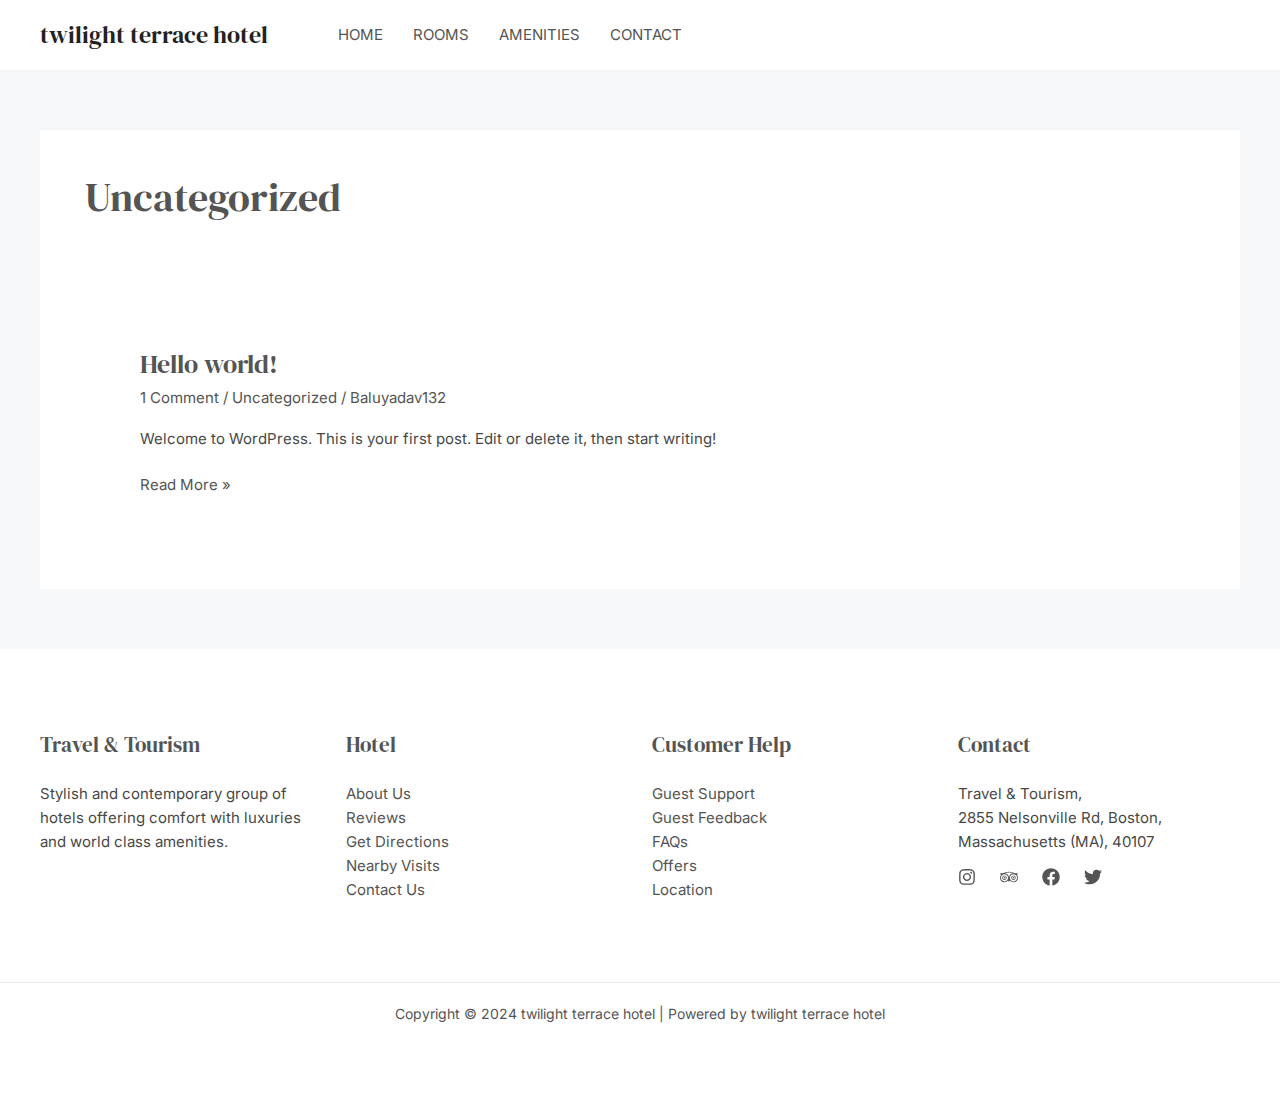
<file: category/uncategorized/index.html>
<!DOCTYPE html>
<html lang="en-US">
<head>
<meta charset="UTF-8">
<meta name="viewport" content="width=device-width, initial-scale=1">
	 <link rel="profile" href="https://gmpg.org/xfn/11"> 
	 <title>Uncategorized &#8211; twilight terrace hotel</title>
<meta name="robots" content="noindex, nofollow">
<link rel="dns-prefetch" href="//fonts.googleapis.com">
<link rel="alternate" type="application/rss+xml" title="twilight terrace hotel &raquo; Feed" href="https://baluyadav448.github.io/twilight-terrace-hotel/feed/">
<link rel="alternate" type="application/rss+xml" title="twilight terrace hotel &raquo; Comments Feed" href="https://baluyadav448.github.io/twilight-terrace-hotel/comments/feed/">
<link rel="alternate" type="application/rss+xml" title="twilight terrace hotel &raquo; Uncategorized Category Feed" href="https://baluyadav448.github.io/twilight-terrace-hotel/category/uncategorized/feed/">
<script>
window._wpemojiSettings = {"baseUrl":"https:\/\/s.w.org\/images\/core\/emoji\/15.0.3\/72x72\/","ext":".png","svgUrl":"https:\/\/s.w.org\/images\/core\/emoji\/15.0.3\/svg\/","svgExt":".svg","source":{"concatemoji":"https:\/\/baluyadav448.github.io\/twilight-terrace-hotel\/wp-includes\/js\/wp-emoji-release.min.js?ver=6.5.2"}};
/*! This file is auto-generated */
!function(i,n){var o,s,e;function c(e){try{var t={supportTests:e,timestamp:(new Date).valueOf()};sessionStorage.setItem(o,JSON.stringify(t))}catch(e){}}function p(e,t,n){e.clearRect(0,0,e.canvas.width,e.canvas.height),e.fillText(t,0,0);var t=new Uint32Array(e.getImageData(0,0,e.canvas.width,e.canvas.height).data),r=(e.clearRect(0,0,e.canvas.width,e.canvas.height),e.fillText(n,0,0),new Uint32Array(e.getImageData(0,0,e.canvas.width,e.canvas.height).data));return t.every(function(e,t){return e===r[t]})}function u(e,t,n){switch(t){case"flag":return n(e,"🏳️‍⚧️","🏳️​⚧️")?!1:!n(e,"🇺🇳","🇺​🇳")&&!n(e,"🏴󠁧󠁢󠁥󠁮󠁧󠁿","🏴​󠁧​󠁢​󠁥​󠁮​󠁧​󠁿");case"emoji":return!n(e,"🐦‍⬛","🐦​⬛")}return!1}function f(e,t,n){var r="undefined"!=typeof WorkerGlobalScope&&self instanceof WorkerGlobalScope?new OffscreenCanvas(300,150):i.createElement("canvas"),a=r.getContext("2d",{willReadFrequently:!0}),o=(a.textBaseline="top",a.font="600 32px Arial",{});return e.forEach(function(e){o[e]=t(a,e,n)}),o}function t(e){var t=i.createElement("script");t.src=e,t.defer=!0,i.head.appendChild(t)}"undefined"!=typeof Promise&&(o="wpEmojiSettingsSupports",s=["flag","emoji"],n.supports={everything:!0,everythingExceptFlag:!0},e=new Promise(function(e){i.addEventListener("DOMContentLoaded",e,{once:!0})}),new Promise(function(t){var n=function(){try{var e=JSON.parse(sessionStorage.getItem(o));if("object"==typeof e&&"number"==typeof e.timestamp&&(new Date).valueOf()<e.timestamp+604800&&"object"==typeof e.supportTests)return e.supportTests}catch(e){}return null}();if(!n){if("undefined"!=typeof Worker&&"undefined"!=typeof OffscreenCanvas&&"undefined"!=typeof URL&&URL.createObjectURL&&"undefined"!=typeof Blob)try{var e="postMessage("+f.toString()+"("+[JSON.stringify(s),u.toString(),p.toString()].join(",")+"));",r=new Blob([e],{type:"text/javascript"}),a=new Worker(URL.createObjectURL(r),{name:"wpTestEmojiSupports"});return void(a.onmessage=function(e){c(n=e.data),a.terminate(),t(n)})}catch(e){}c(n=f(s,u,p))}t(n)}).then(function(e){for(var t in e)n.supports[t]=e[t],n.supports.everything=n.supports.everything&&n.supports[t],"flag"!==t&&(n.supports.everythingExceptFlag=n.supports.everythingExceptFlag&&n.supports[t]);n.supports.everythingExceptFlag=n.supports.everythingExceptFlag&&!n.supports.flag,n.DOMReady=!1,n.readyCallback=function(){n.DOMReady=!0}}).then(function(){return e}).then(function(){var e;n.supports.everything||(n.readyCallback(),(e=n.source||{}).concatemoji?t(e.concatemoji):e.wpemoji&&e.twemoji&&(t(e.twemoji),t(e.wpemoji)))}))}((window,document),window._wpemojiSettings);
</script>
<link rel="stylesheet" id="astra-theme-css-css" href="https://baluyadav448.github.io/twilight-terrace-hotel/wp-content/themes/astra/assets/css/minified/main.min.css?ver=4.6.11" media="all">
<style id="astra-theme-css-inline-css">:root{--ast-container-default-xlg-padding:6.67em;--ast-container-default-lg-padding:5.67em;--ast-container-default-slg-padding:4.34em;--ast-container-default-md-padding:3.34em;--ast-container-default-sm-padding:6.67em;--ast-container-default-xs-padding:2.4em;--ast-container-default-xxs-padding:1.4em;--ast-code-block-background:#EEEEEE;--ast-comment-inputs-background:#FAFAFA;--ast-normal-container-width:1200px;--ast-narrow-container-width:750px;--ast-blog-title-font-weight:normal;--ast-blog-meta-weight:inherit;}html{font-size:93.75%;}a,.page-title{color:var(--ast-global-color-3);}a:hover,a:focus{color:var(--ast-global-color-1);}body,button,input,select,textarea,.ast-button,.ast-custom-button{font-family:'Open Sans',sans-serif;font-weight:400;font-size:15px;font-size:1rem;line-height:var(--ast-body-line-height,1.5em);}blockquote{color:var(--ast-global-color-3);}p,.entry-content p{margin-bottom:2em;}h1,.entry-content h1,h2,.entry-content h2,h3,.entry-content h3,h4,.entry-content h4,h5,.entry-content h5,h6,.entry-content h6,.site-title,.site-title a{font-family:'DM Serif Display',serif;font-weight:400;}.site-title{font-size:24px;font-size:1.6rem;display:block;}.site-header .site-description{font-size:15px;font-size:1rem;display:none;}.entry-title{font-size:26px;font-size:1.7333333333333rem;}.archive .ast-article-post .ast-article-inner,.blog .ast-article-post .ast-article-inner,.archive .ast-article-post .ast-article-inner:hover,.blog .ast-article-post .ast-article-inner:hover{overflow:hidden;}h1,.entry-content h1{font-size:70px;font-size:4.6666666666667rem;font-family:'DM Serif Display',serif;line-height:1.1em;}h2,.entry-content h2{font-size:42px;font-size:2.8rem;font-family:'DM Serif Display',serif;line-height:1.3em;}h3,.entry-content h3{font-size:28px;font-size:1.8666666666667rem;font-family:'DM Serif Display',serif;line-height:1.3em;}h4,.entry-content h4{font-size:24px;font-size:1.6rem;line-height:1.2em;font-family:'DM Serif Display',serif;}h5,.entry-content h5{font-size:20px;font-size:1.3333333333333rem;line-height:1.2em;font-family:'DM Serif Display',serif;}h6,.entry-content h6{font-size:15px;font-size:1rem;line-height:1.25em;font-family:'DM Serif Display',serif;}::selection{background-color:var(--ast-global-color-0);color:#ffffff;}body,h1,.entry-title a,.entry-content h1,h2,.entry-content h2,h3,.entry-content h3,h4,.entry-content h4,h5,.entry-content h5,h6,.entry-content h6{color:var(--ast-global-color-3);}.tagcloud a:hover,.tagcloud a:focus,.tagcloud a.current-item{color:#ffffff;border-color:var(--ast-global-color-3);background-color:var(--ast-global-color-3);}input:focus,input[type="text"]:focus,input[type="email"]:focus,input[type="url"]:focus,input[type="password"]:focus,input[type="reset"]:focus,input[type="search"]:focus,textarea:focus{border-color:var(--ast-global-color-3);}input[type="radio"]:checked,input[type=reset],input[type="checkbox"]:checked,input[type="checkbox"]:hover:checked,input[type="checkbox"]:focus:checked,input[type=range]::-webkit-slider-thumb{border-color:var(--ast-global-color-3);background-color:var(--ast-global-color-3);box-shadow:none;}.site-footer a:hover + .post-count,.site-footer a:focus + .post-count{background:var(--ast-global-color-3);border-color:var(--ast-global-color-3);}.single .nav-links .nav-previous,.single .nav-links .nav-next{color:var(--ast-global-color-3);}.entry-meta,.entry-meta *{line-height:1.45;color:var(--ast-global-color-3);}.entry-meta a:not(.ast-button):hover,.entry-meta a:not(.ast-button):hover *,.entry-meta a:not(.ast-button):focus,.entry-meta a:not(.ast-button):focus *,.page-links > .page-link,.page-links .page-link:hover,.post-navigation a:hover{color:var(--ast-global-color-1);}#cat option,.secondary .calendar_wrap thead a,.secondary .calendar_wrap thead a:visited{color:var(--ast-global-color-3);}.secondary .calendar_wrap #today,.ast-progress-val span{background:var(--ast-global-color-3);}.secondary a:hover + .post-count,.secondary a:focus + .post-count{background:var(--ast-global-color-3);border-color:var(--ast-global-color-3);}.calendar_wrap #today > a{color:#ffffff;}.page-links .page-link,.single .post-navigation a{color:var(--ast-global-color-3);}.ast-search-menu-icon .search-form button.search-submit{padding:0 4px;}.ast-search-menu-icon form.search-form{padding-right:0;}.ast-search-menu-icon.slide-search input.search-field{width:0;}.ast-header-search .ast-search-menu-icon.ast-dropdown-active .search-form,.ast-header-search .ast-search-menu-icon.ast-dropdown-active .search-field:focus{transition:all 0.2s;}.search-form input.search-field:focus{outline:none;}.wp-block-latest-posts > li > a{color:var(--ast-global-color-2);}.widget-title,.widget .wp-block-heading{font-size:21px;font-size:1.4rem;color:var(--ast-global-color-3);}.ast-search-menu-icon.slide-search a:focus-visible:focus-visible,.astra-search-icon:focus-visible,#close:focus-visible,a:focus-visible,.ast-menu-toggle:focus-visible,.site .skip-link:focus-visible,.wp-block-loginout input:focus-visible,.wp-block-search.wp-block-search__button-inside .wp-block-search__inside-wrapper,.ast-header-navigation-arrow:focus-visible,.woocommerce .wc-proceed-to-checkout > .checkout-button:focus-visible,.woocommerce .woocommerce-MyAccount-navigation ul li a:focus-visible,.ast-orders-table__row .ast-orders-table__cell:focus-visible,.woocommerce .woocommerce-order-details .order-again > .button:focus-visible,.woocommerce .woocommerce-message a.button.wc-forward:focus-visible,.woocommerce #minus_qty:focus-visible,.woocommerce #plus_qty:focus-visible,a#ast-apply-coupon:focus-visible,.woocommerce .woocommerce-info a:focus-visible,.woocommerce .astra-shop-summary-wrap a:focus-visible,.woocommerce a.wc-forward:focus-visible,#ast-apply-coupon:focus-visible,.woocommerce-js .woocommerce-mini-cart-item a.remove:focus-visible,#close:focus-visible,.button.search-submit:focus-visible,#search_submit:focus,.normal-search:focus-visible{outline-style:dotted;outline-color:inherit;outline-width:thin;}input:focus,input[type="text"]:focus,input[type="email"]:focus,input[type="url"]:focus,input[type="password"]:focus,input[type="reset"]:focus,input[type="search"]:focus,input[type="number"]:focus,textarea:focus,.wp-block-search__input:focus,[data-section="section-header-mobile-trigger"] .ast-button-wrap .ast-mobile-menu-trigger-minimal:focus,.ast-mobile-popup-drawer.active .menu-toggle-close:focus,.woocommerce-ordering select.orderby:focus,#ast-scroll-top:focus,#coupon_code:focus,.woocommerce-page #comment:focus,.woocommerce #reviews #respond input#submit:focus,.woocommerce a.add_to_cart_button:focus,.woocommerce .button.single_add_to_cart_button:focus,.woocommerce .woocommerce-cart-form button:focus,.woocommerce .woocommerce-cart-form__cart-item .quantity .qty:focus,.woocommerce .woocommerce-billing-fields .woocommerce-billing-fields__field-wrapper .woocommerce-input-wrapper > .input-text:focus,.woocommerce #order_comments:focus,.woocommerce #place_order:focus,.woocommerce .woocommerce-address-fields .woocommerce-address-fields__field-wrapper .woocommerce-input-wrapper > .input-text:focus,.woocommerce .woocommerce-MyAccount-content form button:focus,.woocommerce .woocommerce-MyAccount-content .woocommerce-EditAccountForm .woocommerce-form-row .woocommerce-Input.input-text:focus,.woocommerce .ast-woocommerce-container .woocommerce-pagination ul.page-numbers li a:focus,body #content .woocommerce form .form-row .select2-container--default .select2-selection--single:focus,#ast-coupon-code:focus,.woocommerce.woocommerce-js .quantity input[type=number]:focus,.woocommerce-js .woocommerce-mini-cart-item .quantity input[type=number]:focus,.woocommerce p#ast-coupon-trigger:focus{border-style:dotted;border-color:inherit;border-width:thin;}input{outline:none;}.ast-logo-title-inline .site-logo-img{padding-right:1em;}body .ast-oembed-container *{position:absolute;top:0;width:100%;height:100%;left:0;}body .wp-block-embed-pocket-casts .ast-oembed-container *{position:unset;}.ast-single-post-featured-section + article {margin-top: 2em;}.site-content .ast-single-post-featured-section img {width: 100%;overflow: hidden;object-fit: cover;}.site > .ast-single-related-posts-container {margin-top: 0;}@media (min-width: 922px) {.ast-desktop .ast-container--narrow {max-width: var(--ast-narrow-container-width);margin: 0 auto;}}@media (max-width:921px){#ast-desktop-header{display:none;}}@media (min-width:922px){#ast-mobile-header{display:none;}}.wp-block-buttons.aligncenter{justify-content:center;}.wp-block-button.is-style-outline .wp-block-button__link{border-color:var(--ast-global-color-1);}div.wp-block-button.is-style-outline > .wp-block-button__link:not(.has-text-color),div.wp-block-button.wp-block-button__link.is-style-outline:not(.has-text-color){color:var(--ast-global-color-1);}.wp-block-button.is-style-outline .wp-block-button__link:hover,.wp-block-buttons .wp-block-button.is-style-outline .wp-block-button__link:focus,.wp-block-buttons .wp-block-button.is-style-outline > .wp-block-button__link:not(.has-text-color):hover,.wp-block-buttons .wp-block-button.wp-block-button__link.is-style-outline:not(.has-text-color):hover{color:var(--ast-global-color-5);background-color:var(--ast-global-color-3);border-color:var(--ast-global-color-3);}.post-page-numbers.current .page-link,.ast-pagination .page-numbers.current{color:#ffffff;border-color:var(--ast-global-color-0);background-color:var(--ast-global-color-0);}.wp-block-button.is-style-outline .wp-block-button__link.wp-element-button,.ast-outline-button{border-color:var(--ast-global-color-1);font-family:'Open Sans',sans-serif;font-weight:600;font-size:12px;font-size:0.8rem;line-height:1em;border-top-left-radius:0px;border-top-right-radius:0px;border-bottom-right-radius:0px;border-bottom-left-radius:0px;}.wp-block-buttons .wp-block-button.is-style-outline > .wp-block-button__link:not(.has-text-color),.wp-block-buttons .wp-block-button.wp-block-button__link.is-style-outline:not(.has-text-color),.ast-outline-button{color:var(--ast-global-color-1);}.wp-block-button.is-style-outline .wp-block-button__link:hover,.wp-block-buttons .wp-block-button.is-style-outline .wp-block-button__link:focus,.wp-block-buttons .wp-block-button.is-style-outline > .wp-block-button__link:not(.has-text-color):hover,.wp-block-buttons .wp-block-button.wp-block-button__link.is-style-outline:not(.has-text-color):hover,.ast-outline-button:hover,.ast-outline-button:focus,.wp-block-uagb-buttons-child .uagb-buttons-repeater.ast-outline-button:hover,.wp-block-uagb-buttons-child .uagb-buttons-repeater.ast-outline-button:focus{color:var(--ast-global-color-5);background-color:var(--ast-global-color-3);border-color:var(--ast-global-color-3);}.wp-block-button .wp-block-button__link.wp-element-button.is-style-outline:not(.has-background),.wp-block-button.is-style-outline>.wp-block-button__link.wp-element-button:not(.has-background),.ast-outline-button{background-color:var(--ast-global-color-1);}.entry-content[ast-blocks-layout] > figure{margin-bottom:1em;}@media (max-width:921px){.ast-separate-container #primary,.ast-separate-container #secondary{padding:1.5em 0;}#primary,#secondary{padding:1.5em 0;margin:0;}.ast-left-sidebar #content > .ast-container{display:flex;flex-direction:column-reverse;width:100%;}.ast-separate-container .ast-article-post,.ast-separate-container .ast-article-single{padding:1.5em 2.14em;}.ast-author-box img.avatar{margin:20px 0 0 0;}}@media (min-width:922px){.ast-separate-container.ast-right-sidebar #primary,.ast-separate-container.ast-left-sidebar #primary{border:0;}.search-no-results.ast-separate-container #primary{margin-bottom:4em;}}.wp-block-button .wp-block-button__link{color:var(--ast-global-color-5);}.wp-block-button .wp-block-button__link:hover,.wp-block-button .wp-block-button__link:focus{color:var(--ast-global-color-5);background-color:var(--ast-global-color-3);border-color:var(--ast-global-color-3);}.elementor-widget-heading h1.elementor-heading-title{line-height:1.1em;}.elementor-widget-heading h2.elementor-heading-title{line-height:1.3em;}.elementor-widget-heading h3.elementor-heading-title{line-height:1.3em;}.elementor-widget-heading h4.elementor-heading-title{line-height:1.2em;}.elementor-widget-heading h5.elementor-heading-title{line-height:1.2em;}.elementor-widget-heading h6.elementor-heading-title{line-height:1.25em;}.wp-block-button .wp-block-button__link,.wp-block-search .wp-block-search__button,body .wp-block-file .wp-block-file__button{border-style:solid;border-top-width:0px;border-right-width:0px;border-left-width:0px;border-bottom-width:0px;border-color:var(--ast-global-color-1);background-color:var(--ast-global-color-1);color:var(--ast-global-color-5);font-family:'Open Sans',sans-serif;font-weight:600;line-height:1em;text-transform:uppercase;letter-spacing:2px;font-size:12px;font-size:0.8rem;border-top-left-radius:0px;border-top-right-radius:0px;border-bottom-right-radius:0px;border-bottom-left-radius:0px;padding-top:18px;padding-right:34px;padding-bottom:18px;padding-left:34px;}@media (max-width:921px){.wp-block-button .wp-block-button__link,.wp-block-search .wp-block-search__button,body .wp-block-file .wp-block-file__button{padding-top:15px;padding-right:24px;padding-bottom:15px;padding-left:24px;}}@media (max-width:544px){.wp-block-button .wp-block-button__link,.wp-block-search .wp-block-search__button,body .wp-block-file .wp-block-file__button{padding-top:13px;padding-right:21px;padding-bottom:13px;padding-left:21px;}}.menu-toggle,button,.ast-button,.ast-custom-button,.button,input#submit,input[type="button"],input[type="submit"],input[type="reset"],form[CLASS*="wp-block-search__"].wp-block-search .wp-block-search__inside-wrapper .wp-block-search__button,body .wp-block-file .wp-block-file__button,.woocommerce-js a.button,.woocommerce button.button,.woocommerce .woocommerce-message a.button,.woocommerce #respond input#submit.alt,.woocommerce input.button.alt,.woocommerce input.button,.woocommerce input.button:disabled,.woocommerce input.button:disabled[disabled],.woocommerce input.button:disabled:hover,.woocommerce input.button:disabled[disabled]:hover,.woocommerce #respond input#submit,.woocommerce button.button.alt.disabled,.wc-block-grid__products .wc-block-grid__product .wp-block-button__link,.wc-block-grid__product-onsale,[CLASS*="wc-block"] button,.woocommerce-js .astra-cart-drawer .astra-cart-drawer-content .woocommerce-mini-cart__buttons .button:not(.checkout):not(.ast-continue-shopping),.woocommerce-js .astra-cart-drawer .astra-cart-drawer-content .woocommerce-mini-cart__buttons a.checkout,.woocommerce button.button.alt.disabled.wc-variation-selection-needed,[CLASS*="wc-block"] .wc-block-components-button{border-style:solid;border-top-width:0px;border-right-width:0px;border-left-width:0px;border-bottom-width:0px;color:var(--ast-global-color-5);border-color:var(--ast-global-color-1);background-color:var(--ast-global-color-1);padding-top:18px;padding-right:34px;padding-bottom:18px;padding-left:34px;font-family:'Open Sans',sans-serif;font-weight:600;font-size:12px;font-size:0.8rem;line-height:1em;text-transform:uppercase;letter-spacing:2px;border-top-left-radius:0px;border-top-right-radius:0px;border-bottom-right-radius:0px;border-bottom-left-radius:0px;}button:focus,.menu-toggle:hover,button:hover,.ast-button:hover,.ast-custom-button:hover .button:hover,.ast-custom-button:hover ,input[type=reset]:hover,input[type=reset]:focus,input#submit:hover,input#submit:focus,input[type="button"]:hover,input[type="button"]:focus,input[type="submit"]:hover,input[type="submit"]:focus,form[CLASS*="wp-block-search__"].wp-block-search .wp-block-search__inside-wrapper .wp-block-search__button:hover,form[CLASS*="wp-block-search__"].wp-block-search .wp-block-search__inside-wrapper .wp-block-search__button:focus,body .wp-block-file .wp-block-file__button:hover,body .wp-block-file .wp-block-file__button:focus,.woocommerce-js a.button:hover,.woocommerce button.button:hover,.woocommerce .woocommerce-message a.button:hover,.woocommerce #respond input#submit:hover,.woocommerce #respond input#submit.alt:hover,.woocommerce input.button.alt:hover,.woocommerce input.button:hover,.woocommerce button.button.alt.disabled:hover,.wc-block-grid__products .wc-block-grid__product .wp-block-button__link:hover,[CLASS*="wc-block"] button:hover,.woocommerce-js .astra-cart-drawer .astra-cart-drawer-content .woocommerce-mini-cart__buttons .button:not(.checkout):not(.ast-continue-shopping):hover,.woocommerce-js .astra-cart-drawer .astra-cart-drawer-content .woocommerce-mini-cart__buttons a.checkout:hover,.woocommerce button.button.alt.disabled.wc-variation-selection-needed:hover,[CLASS*="wc-block"] .wc-block-components-button:hover,[CLASS*="wc-block"] .wc-block-components-button:focus{color:var(--ast-global-color-5);background-color:var(--ast-global-color-3);border-color:var(--ast-global-color-3);}@media (max-width:921px){.menu-toggle,button,.ast-button,.ast-custom-button,.button,input#submit,input[type="button"],input[type="submit"],input[type="reset"],form[CLASS*="wp-block-search__"].wp-block-search .wp-block-search__inside-wrapper .wp-block-search__button,body .wp-block-file .wp-block-file__button,.woocommerce-js a.button,.woocommerce button.button,.woocommerce .woocommerce-message a.button,.woocommerce #respond input#submit.alt,.woocommerce input.button.alt,.woocommerce input.button,.woocommerce input.button:disabled,.woocommerce input.button:disabled[disabled],.woocommerce input.button:disabled:hover,.woocommerce input.button:disabled[disabled]:hover,.woocommerce #respond input#submit,.woocommerce button.button.alt.disabled,.wc-block-grid__products .wc-block-grid__product .wp-block-button__link,.wc-block-grid__product-onsale,[CLASS*="wc-block"] button,.woocommerce-js .astra-cart-drawer .astra-cart-drawer-content .woocommerce-mini-cart__buttons .button:not(.checkout):not(.ast-continue-shopping),.woocommerce-js .astra-cart-drawer .astra-cart-drawer-content .woocommerce-mini-cart__buttons a.checkout,.woocommerce button.button.alt.disabled.wc-variation-selection-needed,[CLASS*="wc-block"] .wc-block-components-button{padding-top:15px;padding-right:24px;padding-bottom:15px;padding-left:24px;}}@media (max-width:544px){.menu-toggle,button,.ast-button,.ast-custom-button,.button,input#submit,input[type="button"],input[type="submit"],input[type="reset"],form[CLASS*="wp-block-search__"].wp-block-search .wp-block-search__inside-wrapper .wp-block-search__button,body .wp-block-file .wp-block-file__button,.woocommerce-js a.button,.woocommerce button.button,.woocommerce .woocommerce-message a.button,.woocommerce #respond input#submit.alt,.woocommerce input.button.alt,.woocommerce input.button,.woocommerce input.button:disabled,.woocommerce input.button:disabled[disabled],.woocommerce input.button:disabled:hover,.woocommerce input.button:disabled[disabled]:hover,.woocommerce #respond input#submit,.woocommerce button.button.alt.disabled,.wc-block-grid__products .wc-block-grid__product .wp-block-button__link,.wc-block-grid__product-onsale,[CLASS*="wc-block"] button,.woocommerce-js .astra-cart-drawer .astra-cart-drawer-content .woocommerce-mini-cart__buttons .button:not(.checkout):not(.ast-continue-shopping),.woocommerce-js .astra-cart-drawer .astra-cart-drawer-content .woocommerce-mini-cart__buttons a.checkout,.woocommerce button.button.alt.disabled.wc-variation-selection-needed,[CLASS*="wc-block"] .wc-block-components-button{padding-top:13px;padding-right:21px;padding-bottom:13px;padding-left:21px;}}@media (max-width:921px){.ast-mobile-header-stack .main-header-bar .ast-search-menu-icon{display:inline-block;}.ast-header-break-point.ast-header-custom-item-outside .ast-mobile-header-stack .main-header-bar .ast-search-icon{margin:0;}.ast-comment-avatar-wrap img{max-width:2.5em;}.ast-comment-meta{padding:0 1.8888em 1.3333em;}.ast-separate-container .ast-comment-list li.depth-1{padding:1.5em 2.14em;}.ast-separate-container .comment-respond{padding:2em 2.14em;}}@media (min-width:544px){.ast-container{max-width:100%;}}@media (max-width:544px){.ast-separate-container .ast-article-post,.ast-separate-container .ast-article-single,.ast-separate-container .comments-title,.ast-separate-container .ast-archive-description{padding:1.5em 1em;}.ast-separate-container #content .ast-container{padding-left:0.54em;padding-right:0.54em;}.ast-separate-container .ast-comment-list .bypostauthor{padding:.5em;}.ast-search-menu-icon.ast-dropdown-active .search-field{width:170px;}}body,.ast-separate-container{background-color:var(--ast-global-color-4);;background-image:none;;}@media (max-width:921px){.site-title{display:block;}.site-header .site-description{display:none;}h1,.entry-content h1{font-size:60px;}h2,.entry-content h2{font-size:34px;}h3,.entry-content h3{font-size:28px;}h4,.entry-content h4{font-size:22px;font-size:1.4666666666667rem;}h5,.entry-content h5{font-size:18px;font-size:1.2rem;}h6,.entry-content h6{font-size:15px;font-size:1rem;}}@media (max-width:544px){.site-title{display:block;}.site-header .site-description{display:none;}h1,.entry-content h1{font-size:38px;}h2,.entry-content h2{font-size:28px;}h3,.entry-content h3{font-size:24px;}h4,.entry-content h4{font-size:22px;font-size:1.4666666666667rem;}h5,.entry-content h5{font-size:18px;font-size:1.2rem;}h6,.entry-content h6{font-size:14px;font-size:0.93333333333333rem;}}@media (max-width:921px){html{font-size:85.5%;}}@media (max-width:544px){html{font-size:85.5%;}}@media (min-width:922px){.ast-container{max-width:1240px;}}@media (min-width:922px){.site-content .ast-container{display:flex;}}@media (max-width:921px){.site-content .ast-container{flex-direction:column;}}.ast-blog-layout-classic-grid .ast-article-inner{box-shadow:0px 6px 15px -2px rgba(16,24,40,0.05);}.ast-separate-container .ast-blog-layout-classic-grid .ast-article-inner,.ast-plain-container .ast-blog-layout-classic-grid .ast-article-inner{height:100%;}.ast-blog-layout-6-grid .ast-blog-featured-section:before {content: "";}.cat-links.badge a,.tags-links.badge a {padding: 4px 8px;border-radius: 3px;font-weight: 400;}.cat-links.underline a,.tags-links.underline a{text-decoration: underline;}@media (min-width:922px){.main-header-menu .sub-menu .menu-item.ast-left-align-sub-menu:hover > .sub-menu,.main-header-menu .sub-menu .menu-item.ast-left-align-sub-menu.focus > .sub-menu{margin-left:-0px;}}.site .comments-area{padding-bottom:3em;}.wp-block-file {display: flex;align-items: center;flex-wrap: wrap;justify-content: space-between;}.wp-block-pullquote {border: none;}.wp-block-pullquote blockquote::before {content: "\201D";font-family: "Helvetica",sans-serif;display: flex;transform: rotate( 180deg );font-size: 6rem;font-style: normal;line-height: 1;font-weight: bold;align-items: center;justify-content: center;}.has-text-align-right > blockquote::before {justify-content: flex-start;}.has-text-align-left > blockquote::before {justify-content: flex-end;}figure.wp-block-pullquote.is-style-solid-color blockquote {max-width: 100%;text-align: inherit;}html body {--wp--custom--ast-default-block-top-padding: 3em;--wp--custom--ast-default-block-right-padding: 3em;--wp--custom--ast-default-block-bottom-padding: 3em;--wp--custom--ast-default-block-left-padding: 3em;--wp--custom--ast-container-width: 1200px;--wp--custom--ast-content-width-size: 1200px;--wp--custom--ast-wide-width-size: calc(1200px + var(--wp--custom--ast-default-block-left-padding) + var(--wp--custom--ast-default-block-right-padding));}.ast-narrow-container {--wp--custom--ast-content-width-size: 750px;--wp--custom--ast-wide-width-size: 750px;}@media(max-width: 921px) {html body {--wp--custom--ast-default-block-top-padding: 3em;--wp--custom--ast-default-block-right-padding: 2em;--wp--custom--ast-default-block-bottom-padding: 3em;--wp--custom--ast-default-block-left-padding: 2em;}}@media(max-width: 544px) {html body {--wp--custom--ast-default-block-top-padding: 3em;--wp--custom--ast-default-block-right-padding: 1.5em;--wp--custom--ast-default-block-bottom-padding: 3em;--wp--custom--ast-default-block-left-padding: 1.5em;}}.entry-content > .wp-block-group,.entry-content > .wp-block-cover,.entry-content > .wp-block-columns {padding-top: var(--wp--custom--ast-default-block-top-padding);padding-right: var(--wp--custom--ast-default-block-right-padding);padding-bottom: var(--wp--custom--ast-default-block-bottom-padding);padding-left: var(--wp--custom--ast-default-block-left-padding);}.ast-plain-container.ast-no-sidebar .entry-content > .alignfull,.ast-page-builder-template .ast-no-sidebar .entry-content > .alignfull {margin-left: calc( -50vw + 50%);margin-right: calc( -50vw + 50%);max-width: 100vw;width: 100vw;}.ast-plain-container.ast-no-sidebar .entry-content .alignfull .alignfull,.ast-page-builder-template.ast-no-sidebar .entry-content .alignfull .alignfull,.ast-plain-container.ast-no-sidebar .entry-content .alignfull .alignwide,.ast-page-builder-template.ast-no-sidebar .entry-content .alignfull .alignwide,.ast-plain-container.ast-no-sidebar .entry-content .alignwide .alignfull,.ast-page-builder-template.ast-no-sidebar .entry-content .alignwide .alignfull,.ast-plain-container.ast-no-sidebar .entry-content .alignwide .alignwide,.ast-page-builder-template.ast-no-sidebar .entry-content .alignwide .alignwide,.ast-plain-container.ast-no-sidebar .entry-content .wp-block-column .alignfull,.ast-page-builder-template.ast-no-sidebar .entry-content .wp-block-column .alignfull,.ast-plain-container.ast-no-sidebar .entry-content .wp-block-column .alignwide,.ast-page-builder-template.ast-no-sidebar .entry-content .wp-block-column .alignwide {margin-left: auto;margin-right: auto;width: 100%;}[ast-blocks-layout] .wp-block-separator:not(.is-style-dots) {height: 0;}[ast-blocks-layout] .wp-block-separator {margin: 20px auto;}[ast-blocks-layout] .wp-block-separator:not(.is-style-wide):not(.is-style-dots) {max-width: 100px;}[ast-blocks-layout] .wp-block-separator.has-background {padding: 0;}.entry-content[ast-blocks-layout] > * {max-width: var(--wp--custom--ast-content-width-size);margin-left: auto;margin-right: auto;}.entry-content[ast-blocks-layout] > .alignwide {max-width: var(--wp--custom--ast-wide-width-size);}.entry-content[ast-blocks-layout] .alignfull {max-width: none;}.entry-content .wp-block-columns {margin-bottom: 0;}blockquote {margin: 1.5em;border-color: rgba(0,0,0,0.05);}.wp-block-quote:not(.has-text-align-right):not(.has-text-align-center) {border-left: 5px solid rgba(0,0,0,0.05);}.has-text-align-right > blockquote,blockquote.has-text-align-right {border-right: 5px solid rgba(0,0,0,0.05);}.has-text-align-left > blockquote,blockquote.has-text-align-left {border-left: 5px solid rgba(0,0,0,0.05);}.wp-block-site-tagline,.wp-block-latest-posts .read-more {margin-top: 15px;}.wp-block-loginout p label {display: block;}.wp-block-loginout p:not(.login-remember):not(.login-submit) input {width: 100%;}.wp-block-loginout input:focus {border-color: transparent;}.wp-block-loginout input:focus {outline: thin dotted;}.entry-content .wp-block-media-text .wp-block-media-text__content {padding: 0 0 0 8%;}.entry-content .wp-block-media-text.has-media-on-the-right .wp-block-media-text__content {padding: 0 8% 0 0;}.entry-content .wp-block-media-text.has-background .wp-block-media-text__content {padding: 8%;}.entry-content .wp-block-cover:not([class*="background-color"]) .wp-block-cover__inner-container,.entry-content .wp-block-cover:not([class*="background-color"]) .wp-block-cover-image-text,.entry-content .wp-block-cover:not([class*="background-color"]) .wp-block-cover-text,.entry-content .wp-block-cover-image:not([class*="background-color"]) .wp-block-cover__inner-container,.entry-content .wp-block-cover-image:not([class*="background-color"]) .wp-block-cover-image-text,.entry-content .wp-block-cover-image:not([class*="background-color"]) .wp-block-cover-text {color: var(--ast-global-color-5);}.wp-block-loginout .login-remember input {width: 1.1rem;height: 1.1rem;margin: 0 5px 4px 0;vertical-align: middle;}.wp-block-latest-posts > li > *:first-child,.wp-block-latest-posts:not(.is-grid) > li:first-child {margin-top: 0;}.wp-block-search__inside-wrapper .wp-block-search__input {padding: 0 10px;color: var(--ast-global-color-3);background: var(--ast-global-color-5);border-color: var(--ast-border-color);}.wp-block-latest-posts .read-more {margin-bottom: 1.5em;}.wp-block-search__no-button .wp-block-search__inside-wrapper .wp-block-search__input {padding-top: 5px;padding-bottom: 5px;}.wp-block-latest-posts .wp-block-latest-posts__post-date,.wp-block-latest-posts .wp-block-latest-posts__post-author {font-size: 1rem;}.wp-block-latest-posts > li > *,.wp-block-latest-posts:not(.is-grid) > li {margin-top: 12px;margin-bottom: 12px;}.ast-page-builder-template .entry-content[ast-blocks-layout] > *,.ast-page-builder-template .entry-content[ast-blocks-layout] > .alignfull > * {max-width: none;}.ast-page-builder-template .entry-content[ast-blocks-layout] > .alignwide > * {max-width: var(--wp--custom--ast-wide-width-size);}.ast-page-builder-template .entry-content[ast-blocks-layout] > .inherit-container-width > *,.ast-page-builder-template .entry-content[ast-blocks-layout] > * > *,.entry-content[ast-blocks-layout] > .wp-block-cover .wp-block-cover__inner-container {max-width: var(--wp--custom--ast-content-width-size);margin-left: auto;margin-right: auto;}.entry-content[ast-blocks-layout] .wp-block-cover:not(.alignleft):not(.alignright) {width: auto;}@media(max-width: 1200px) {.ast-separate-container .entry-content > .alignfull,.ast-separate-container .entry-content[ast-blocks-layout] > .alignwide,.ast-plain-container .entry-content[ast-blocks-layout] > .alignwide,.ast-plain-container .entry-content .alignfull {margin-left: calc(-1 * min(var(--ast-container-default-xlg-padding),20px)) ;margin-right: calc(-1 * min(var(--ast-container-default-xlg-padding),20px));}}@media(min-width: 1201px) {.ast-separate-container .entry-content > .alignfull {margin-left: calc(-1 * var(--ast-container-default-xlg-padding) );margin-right: calc(-1 * var(--ast-container-default-xlg-padding) );}.ast-separate-container .entry-content[ast-blocks-layout] > .alignwide,.ast-plain-container .entry-content[ast-blocks-layout] > .alignwide {margin-left: calc(-1 * var(--wp--custom--ast-default-block-left-padding) );margin-right: calc(-1 * var(--wp--custom--ast-default-block-right-padding) );}}@media(min-width: 921px) {.ast-separate-container .entry-content .wp-block-group.alignwide:not(.inherit-container-width) > :where(:not(.alignleft):not(.alignright)),.ast-plain-container .entry-content .wp-block-group.alignwide:not(.inherit-container-width) > :where(:not(.alignleft):not(.alignright)) {max-width: calc( var(--wp--custom--ast-content-width-size) + 80px );}.ast-plain-container.ast-right-sidebar .entry-content[ast-blocks-layout] .alignfull,.ast-plain-container.ast-left-sidebar .entry-content[ast-blocks-layout] .alignfull {margin-left: -60px;margin-right: -60px;}}@media(min-width: 544px) {.entry-content > .alignleft {margin-right: 20px;}.entry-content > .alignright {margin-left: 20px;}}@media (max-width:544px){.wp-block-columns .wp-block-column:not(:last-child){margin-bottom:20px;}.wp-block-latest-posts{margin:0;}}@media( max-width: 600px ) {.entry-content .wp-block-media-text .wp-block-media-text__content,.entry-content .wp-block-media-text.has-media-on-the-right .wp-block-media-text__content {padding: 8% 0 0;}.entry-content .wp-block-media-text.has-background .wp-block-media-text__content {padding: 8%;}}.ast-page-builder-template .entry-header {padding-left: 0;}.ast-narrow-container .site-content .wp-block-uagb-image--align-full .wp-block-uagb-image__figure {max-width: 100%;margin-left: auto;margin-right: auto;}:root .has-ast-global-color-0-color{color:var(--ast-global-color-0);}:root .has-ast-global-color-0-background-color{background-color:var(--ast-global-color-0);}:root .wp-block-button .has-ast-global-color-0-color{color:var(--ast-global-color-0);}:root .wp-block-button .has-ast-global-color-0-background-color{background-color:var(--ast-global-color-0);}:root .has-ast-global-color-1-color{color:var(--ast-global-color-1);}:root .has-ast-global-color-1-background-color{background-color:var(--ast-global-color-1);}:root .wp-block-button .has-ast-global-color-1-color{color:var(--ast-global-color-1);}:root .wp-block-button .has-ast-global-color-1-background-color{background-color:var(--ast-global-color-1);}:root .has-ast-global-color-2-color{color:var(--ast-global-color-2);}:root .has-ast-global-color-2-background-color{background-color:var(--ast-global-color-2);}:root .wp-block-button .has-ast-global-color-2-color{color:var(--ast-global-color-2);}:root .wp-block-button .has-ast-global-color-2-background-color{background-color:var(--ast-global-color-2);}:root .has-ast-global-color-3-color{color:var(--ast-global-color-3);}:root .has-ast-global-color-3-background-color{background-color:var(--ast-global-color-3);}:root .wp-block-button .has-ast-global-color-3-color{color:var(--ast-global-color-3);}:root .wp-block-button .has-ast-global-color-3-background-color{background-color:var(--ast-global-color-3);}:root .has-ast-global-color-4-color{color:var(--ast-global-color-4);}:root .has-ast-global-color-4-background-color{background-color:var(--ast-global-color-4);}:root .wp-block-button .has-ast-global-color-4-color{color:var(--ast-global-color-4);}:root .wp-block-button .has-ast-global-color-4-background-color{background-color:var(--ast-global-color-4);}:root .has-ast-global-color-5-color{color:var(--ast-global-color-5);}:root .has-ast-global-color-5-background-color{background-color:var(--ast-global-color-5);}:root .wp-block-button .has-ast-global-color-5-color{color:var(--ast-global-color-5);}:root .wp-block-button .has-ast-global-color-5-background-color{background-color:var(--ast-global-color-5);}:root .has-ast-global-color-6-color{color:var(--ast-global-color-6);}:root .has-ast-global-color-6-background-color{background-color:var(--ast-global-color-6);}:root .wp-block-button .has-ast-global-color-6-color{color:var(--ast-global-color-6);}:root .wp-block-button .has-ast-global-color-6-background-color{background-color:var(--ast-global-color-6);}:root .has-ast-global-color-7-color{color:var(--ast-global-color-7);}:root .has-ast-global-color-7-background-color{background-color:var(--ast-global-color-7);}:root .wp-block-button .has-ast-global-color-7-color{color:var(--ast-global-color-7);}:root .wp-block-button .has-ast-global-color-7-background-color{background-color:var(--ast-global-color-7);}:root .has-ast-global-color-8-color{color:var(--ast-global-color-8);}:root .has-ast-global-color-8-background-color{background-color:var(--ast-global-color-8);}:root .wp-block-button .has-ast-global-color-8-color{color:var(--ast-global-color-8);}:root .wp-block-button .has-ast-global-color-8-background-color{background-color:var(--ast-global-color-8);}:root{--ast-global-color-0:#212121;--ast-global-color-1:#212121;--ast-global-color-2:#212121;--ast-global-color-3:#545454;--ast-global-color-4:#f7f8f9;--ast-global-color-5:#ffffff;--ast-global-color-6:#243673;--ast-global-color-7:#2a2a2a;--ast-global-color-8:#BFD1FF;}:root {--ast-border-color : #dddddd;}.ast-archive-entry-banner {-js-display: flex;display: flex;flex-direction: column;justify-content: center;text-align: center;position: relative;background: #eeeeee;}.ast-archive-entry-banner[data-banner-width-type="custom"] {margin: 0 auto;width: 100%;}.ast-archive-entry-banner[data-banner-layout="layout-1"] {background: inherit;padding: 20px 0;text-align: left;}body.archive .ast-archive-description{max-width:1200px;width:100%;text-align:left;padding-top:3em;padding-right:3em;padding-bottom:3em;padding-left:3em;}body.archive .ast-archive-description .ast-archive-title,body.archive .ast-archive-description .ast-archive-title *{font-size:40px;font-size:2.6666666666667rem;}body.archive .ast-archive-description > *:not(:last-child){margin-bottom:10px;}@media (max-width:921px){body.archive .ast-archive-description{text-align:left;}}@media (max-width:544px){body.archive .ast-archive-description{text-align:left;}}.ast-breadcrumbs .trail-browse,.ast-breadcrumbs .trail-items,.ast-breadcrumbs .trail-items li{display:inline-block;margin:0;padding:0;border:none;background:inherit;text-indent:0;text-decoration:none;}.ast-breadcrumbs .trail-browse{font-size:inherit;font-style:inherit;font-weight:inherit;color:inherit;}.ast-breadcrumbs .trail-items{list-style:none;}.trail-items li::after{padding:0 0.3em;content:"\00bb";}.trail-items li:last-of-type::after{display:none;}h1,.entry-content h1,h2,.entry-content h2,h3,.entry-content h3,h4,.entry-content h4,h5,.entry-content h5,h6,.entry-content h6{color:var(--ast-global-color-2);}@media (max-width:921px){.ast-builder-grid-row-container.ast-builder-grid-row-tablet-3-firstrow .ast-builder-grid-row > *:first-child,.ast-builder-grid-row-container.ast-builder-grid-row-tablet-3-lastrow .ast-builder-grid-row > *:last-child{grid-column:1 / -1;}}@media (max-width:544px){.ast-builder-grid-row-container.ast-builder-grid-row-mobile-3-firstrow .ast-builder-grid-row > *:first-child,.ast-builder-grid-row-container.ast-builder-grid-row-mobile-3-lastrow .ast-builder-grid-row > *:last-child{grid-column:1 / -1;}}.ast-builder-layout-element .ast-site-identity{margin-right:35px;}.ast-builder-layout-element[data-section="title_tagline"]{display:flex;}@media (max-width:921px){.ast-header-break-point .ast-builder-layout-element[data-section="title_tagline"]{display:flex;}}@media (max-width:544px){.ast-header-break-point .ast-builder-layout-element[data-section="title_tagline"]{display:flex;}}[data-section*="section-hb-button-"] .menu-link{display:none;}.ast-header-button-1[data-section*="section-hb-button-"] .ast-builder-button-wrap .ast-custom-button{font-size:13px;font-size:0.86666666666667rem;}.ast-header-button-1 .ast-custom-button{color:var(--ast-global-color-5);background:rgba(0,0,0,0);border-color:var(--ast-global-color-5);border-top-width:1px;border-bottom-width:1px;border-left-width:1px;border-right-width:1px;}.ast-header-button-1 .ast-custom-button:hover{color:var(--ast-global-color-1);background:var(--ast-global-color-5);border-color:var(--ast-global-color-5);}.ast-header-button-1[data-section*="section-hb-button-"] .ast-builder-button-wrap .ast-custom-button{padding-top:16px;padding-bottom:16px;padding-left:32px;padding-right:32px;}.ast-header-button-1[data-section="section-hb-button-1"]{display:flex;}@media (max-width:921px){.ast-header-break-point .ast-header-button-1[data-section="section-hb-button-1"]{display:flex;}}@media (max-width:544px){.ast-header-break-point .ast-header-button-1[data-section="section-hb-button-1"]{display:flex;}}.ast-builder-menu-1{font-family:inherit;font-weight:inherit;text-transform:uppercase;}.ast-builder-menu-1 .menu-item > .menu-link{font-size:-9223372036854775808px;font-size:-6.1489146912365E+17rem;}.ast-builder-menu-1 .sub-menu,.ast-builder-menu-1 .inline-on-mobile .sub-menu{border-top-width:2px;border-bottom-width:0px;border-right-width:0px;border-left-width:0px;border-color:var(--ast-global-color-0);border-style:solid;}.ast-builder-menu-1 .main-header-menu > .menu-item > .sub-menu,.ast-builder-menu-1 .main-header-menu > .menu-item > .astra-full-megamenu-wrapper{margin-top:0px;}.ast-desktop .ast-builder-menu-1 .main-header-menu > .menu-item > .sub-menu:before,.ast-desktop .ast-builder-menu-1 .main-header-menu > .menu-item > .astra-full-megamenu-wrapper:before{height:calc( 0px + 5px );}.ast-desktop .ast-builder-menu-1 .menu-item .sub-menu .menu-link{border-style:none;}@media (max-width:921px){.ast-header-break-point .ast-builder-menu-1 .menu-item.menu-item-has-children > .ast-menu-toggle{top:0;}.ast-builder-menu-1 .inline-on-mobile .menu-item.menu-item-has-children > .ast-menu-toggle{right:-15px;}.ast-builder-menu-1 .menu-item-has-children > .menu-link:after{content:unset;}.ast-builder-menu-1 .main-header-menu > .menu-item > .sub-menu,.ast-builder-menu-1 .main-header-menu > .menu-item > .astra-full-megamenu-wrapper{margin-top:0;}}@media (max-width:544px){.ast-header-break-point .ast-builder-menu-1 .menu-item.menu-item-has-children > .ast-menu-toggle{top:0;}.ast-builder-menu-1 .main-header-menu > .menu-item > .sub-menu,.ast-builder-menu-1 .main-header-menu > .menu-item > .astra-full-megamenu-wrapper{margin-top:0;}}.ast-builder-menu-1{display:flex;}@media (max-width:921px){.ast-header-break-point .ast-builder-menu-1{display:flex;}}@media (max-width:544px){.ast-header-break-point .ast-builder-menu-1{display:flex;}}.site-below-footer-wrap{padding-top:20px;padding-bottom:20px;}.site-below-footer-wrap[data-section="section-below-footer-builder"]{background-color:;;background-image:none;;min-height:80px;border-style:solid;border-width:0px;border-top-width:1px;border-top-color:#e9e9e9;}.site-below-footer-wrap[data-section="section-below-footer-builder"] .ast-builder-grid-row{max-width:1200px;min-height:80px;margin-left:auto;margin-right:auto;}.site-below-footer-wrap[data-section="section-below-footer-builder"] .ast-builder-grid-row,.site-below-footer-wrap[data-section="section-below-footer-builder"] .site-footer-section{align-items:flex-start;}.site-below-footer-wrap[data-section="section-below-footer-builder"].ast-footer-row-inline .site-footer-section{display:flex;margin-bottom:0;}.ast-builder-grid-row-full .ast-builder-grid-row{grid-template-columns:1fr;}@media (max-width:921px){.site-below-footer-wrap[data-section="section-below-footer-builder"].ast-footer-row-tablet-inline .site-footer-section{display:flex;margin-bottom:0;}.site-below-footer-wrap[data-section="section-below-footer-builder"].ast-footer-row-tablet-stack .site-footer-section{display:block;margin-bottom:10px;}.ast-builder-grid-row-container.ast-builder-grid-row-tablet-full .ast-builder-grid-row{grid-template-columns:1fr;}}@media (max-width:544px){.site-below-footer-wrap[data-section="section-below-footer-builder"].ast-footer-row-mobile-inline .site-footer-section{display:flex;margin-bottom:0;}.site-below-footer-wrap[data-section="section-below-footer-builder"].ast-footer-row-mobile-stack .site-footer-section{display:block;margin-bottom:10px;}.ast-builder-grid-row-container.ast-builder-grid-row-mobile-full .ast-builder-grid-row{grid-template-columns:1fr;}}.site-below-footer-wrap[data-section="section-below-footer-builder"]{padding-top:20px;padding-bottom:20px;padding-left:40px;padding-right:40px;}.site-below-footer-wrap[data-section="section-below-footer-builder"]{display:grid;}@media (max-width:921px){.ast-header-break-point .site-below-footer-wrap[data-section="section-below-footer-builder"]{display:grid;}}@media (max-width:544px){.ast-header-break-point .site-below-footer-wrap[data-section="section-below-footer-builder"]{display:grid;}}.ast-footer-copyright{text-align:center;}.ast-footer-copyright {color:var(--ast-global-color-3);}@media (max-width:921px){.ast-footer-copyright{text-align:center;}}@media (max-width:544px){.ast-footer-copyright{text-align:center;}}.ast-footer-copyright {font-size:14px;font-size:0.93333333333333rem;}.ast-footer-copyright.ast-builder-layout-element{display:flex;}@media (max-width:921px){.ast-header-break-point .ast-footer-copyright.ast-builder-layout-element{display:flex;}}@media (max-width:544px){.ast-header-break-point .ast-footer-copyright.ast-builder-layout-element{display:flex;}}.ast-social-stack-desktop .ast-builder-social-element,.ast-social-stack-tablet .ast-builder-social-element,.ast-social-stack-mobile .ast-builder-social-element {margin-top: 6px;margin-bottom: 6px;}.social-show-label-true .ast-builder-social-element {width: auto;padding: 0 0.4em;}[data-section^="section-fb-social-icons-"] .footer-social-inner-wrap {text-align: center;}.ast-footer-social-wrap {width: 100%;}.ast-footer-social-wrap .ast-builder-social-element:first-child {margin-left: 0;}.ast-footer-social-wrap .ast-builder-social-element:last-child {margin-right: 0;}.ast-header-social-wrap .ast-builder-social-element:first-child {margin-left: 0;}.ast-header-social-wrap .ast-builder-social-element:last-child {margin-right: 0;}.ast-builder-social-element {line-height: 1;color: #3a3a3a;background: transparent;vertical-align: middle;transition: all 0.01s;margin-left: 6px;margin-right: 6px;justify-content: center;align-items: center;}.ast-builder-social-element {line-height: 1;color: #3a3a3a;background: transparent;vertical-align: middle;transition: all 0.01s;margin-left: 6px;margin-right: 6px;justify-content: center;align-items: center;}.ast-builder-social-element .social-item-label {padding-left: 6px;}.ast-footer-social-1-wrap .ast-builder-social-element,.ast-footer-social-1-wrap .social-show-label-true .ast-builder-social-element{margin-left:12px;margin-right:12px;}.ast-footer-social-1-wrap .ast-builder-social-element svg{width:18px;height:18px;}.ast-footer-social-1-wrap .ast-social-color-type-custom svg{fill:var(--ast-global-color-3);}.ast-footer-social-1-wrap .ast-social-color-type-custom .ast-builder-social-element:hover{color:var(--ast-global-color-2);}.ast-footer-social-1-wrap .ast-social-color-type-custom .ast-builder-social-element:hover svg{fill:var(--ast-global-color-2);}.ast-footer-social-1-wrap .ast-social-color-type-custom .social-item-label{color:var(--ast-global-color-3);}.ast-footer-social-1-wrap .ast-builder-social-element:hover .social-item-label{color:var(--ast-global-color-2);}[data-section="section-fb-social-icons-1"] .footer-social-inner-wrap{text-align:left;}@media (max-width:921px){[data-section="section-fb-social-icons-1"] .footer-social-inner-wrap{text-align:center;}}@media (max-width:544px){[data-section="section-fb-social-icons-1"] .footer-social-inner-wrap{text-align:center;}}.ast-builder-layout-element[data-section="section-fb-social-icons-1"]{display:flex;}@media (max-width:921px){.ast-header-break-point .ast-builder-layout-element[data-section="section-fb-social-icons-1"]{display:flex;}}@media (max-width:544px){.ast-header-break-point .ast-builder-layout-element[data-section="section-fb-social-icons-1"]{display:flex;}}.site-footer{background-color:var(--ast-global-color-5);;background-image:none;;}.site-primary-footer-wrap{padding-top:45px;padding-bottom:45px;}.site-primary-footer-wrap[data-section="section-primary-footer-builder"]{background-color:;;background-image:none;;}.site-primary-footer-wrap[data-section="section-primary-footer-builder"] .ast-builder-grid-row{grid-column-gap:24px;max-width:1200px;margin-left:auto;margin-right:auto;}.site-primary-footer-wrap[data-section="section-primary-footer-builder"] .ast-builder-grid-row,.site-primary-footer-wrap[data-section="section-primary-footer-builder"] .site-footer-section{align-items:flex-start;}.site-primary-footer-wrap[data-section="section-primary-footer-builder"].ast-footer-row-inline .site-footer-section{display:flex;margin-bottom:0;}.ast-builder-grid-row-4-equal .ast-builder-grid-row{grid-template-columns:repeat( 4,1fr );}@media (max-width:921px){.site-primary-footer-wrap[data-section="section-primary-footer-builder"].ast-footer-row-tablet-inline .site-footer-section{display:flex;margin-bottom:0;}.site-primary-footer-wrap[data-section="section-primary-footer-builder"].ast-footer-row-tablet-stack .site-footer-section{display:block;margin-bottom:10px;}.ast-builder-grid-row-container.ast-builder-grid-row-tablet-2-equal .ast-builder-grid-row{grid-template-columns:repeat( 2,1fr );}}@media (max-width:544px){.site-primary-footer-wrap[data-section="section-primary-footer-builder"].ast-footer-row-mobile-inline .site-footer-section{display:flex;margin-bottom:0;}.site-primary-footer-wrap[data-section="section-primary-footer-builder"].ast-footer-row-mobile-stack .site-footer-section{display:block;margin-bottom:10px;}.ast-builder-grid-row-container.ast-builder-grid-row-mobile-full .ast-builder-grid-row{grid-template-columns:1fr;}}.site-primary-footer-wrap[data-section="section-primary-footer-builder"]{padding-top:80px;padding-bottom:80px;padding-left:40px;padding-right:40px;}.site-primary-footer-wrap[data-section="section-primary-footer-builder"]{display:grid;}@media (max-width:921px){.ast-header-break-point .site-primary-footer-wrap[data-section="section-primary-footer-builder"]{display:grid;}}@media (max-width:544px){.ast-header-break-point .site-primary-footer-wrap[data-section="section-primary-footer-builder"]{display:grid;}}.footer-widget-area[data-section="sidebar-widgets-footer-widget-1"].footer-widget-area-inner{text-align:left;}@media (max-width:921px){.footer-widget-area[data-section="sidebar-widgets-footer-widget-1"].footer-widget-area-inner{text-align:center;}}@media (max-width:544px){.footer-widget-area[data-section="sidebar-widgets-footer-widget-1"].footer-widget-area-inner{text-align:center;}}.footer-widget-area[data-section="sidebar-widgets-footer-widget-2"].footer-widget-area-inner{text-align:left;}@media (max-width:921px){.footer-widget-area[data-section="sidebar-widgets-footer-widget-2"].footer-widget-area-inner{text-align:center;}}@media (max-width:544px){.footer-widget-area[data-section="sidebar-widgets-footer-widget-2"].footer-widget-area-inner{text-align:center;}}.footer-widget-area[data-section="sidebar-widgets-footer-widget-3"].footer-widget-area-inner{text-align:left;}@media (max-width:921px){.footer-widget-area[data-section="sidebar-widgets-footer-widget-3"].footer-widget-area-inner{text-align:center;}}@media (max-width:544px){.footer-widget-area[data-section="sidebar-widgets-footer-widget-3"].footer-widget-area-inner{text-align:center;}}.footer-widget-area[data-section="sidebar-widgets-footer-widget-4"].footer-widget-area-inner{text-align:left;}@media (max-width:921px){.footer-widget-area[data-section="sidebar-widgets-footer-widget-4"].footer-widget-area-inner{text-align:center;}}@media (max-width:544px){.footer-widget-area[data-section="sidebar-widgets-footer-widget-4"].footer-widget-area-inner{text-align:center;}}.footer-widget-area[data-section="sidebar-widgets-footer-widget-1"]{display:block;}@media (max-width:921px){.ast-header-break-point .footer-widget-area[data-section="sidebar-widgets-footer-widget-1"]{display:block;}}@media (max-width:544px){.ast-header-break-point .footer-widget-area[data-section="sidebar-widgets-footer-widget-1"]{display:block;}}.footer-widget-area[data-section="sidebar-widgets-footer-widget-2"]{display:block;}@media (max-width:921px){.ast-header-break-point .footer-widget-area[data-section="sidebar-widgets-footer-widget-2"]{display:block;}}@media (max-width:544px){.ast-header-break-point .footer-widget-area[data-section="sidebar-widgets-footer-widget-2"]{display:block;}}.footer-widget-area[data-section="sidebar-widgets-footer-widget-3"]{display:block;}@media (max-width:921px){.ast-header-break-point .footer-widget-area[data-section="sidebar-widgets-footer-widget-3"]{display:block;}}@media (max-width:544px){.ast-header-break-point .footer-widget-area[data-section="sidebar-widgets-footer-widget-3"]{display:block;}}.footer-widget-area[data-section="sidebar-widgets-footer-widget-4"]{display:block;}@media (max-width:921px){.ast-header-break-point .footer-widget-area[data-section="sidebar-widgets-footer-widget-4"]{display:block;}}@media (max-width:544px){.ast-header-break-point .footer-widget-area[data-section="sidebar-widgets-footer-widget-4"]{display:block;}}.elementor-posts-container [CLASS*="ast-width-"]{width:100%;}.elementor-template-full-width .ast-container{display:block;}.elementor-screen-only,.screen-reader-text,.screen-reader-text span,.ui-helper-hidden-accessible{top:0 !important;}@media (max-width:544px){.elementor-element .elementor-wc-products .woocommerce[class*="columns-"] ul.products li.product{width:auto;margin:0;}.elementor-element .woocommerce .woocommerce-result-count{float:none;}}.ast-header-break-point .main-header-bar{border-bottom-width:1px;}@media (min-width:922px){.main-header-bar{border-bottom-width:1px;}}.main-header-menu .menu-item, #astra-footer-menu .menu-item, .main-header-bar .ast-masthead-custom-menu-items{-js-display:flex;display:flex;-webkit-box-pack:center;-webkit-justify-content:center;-moz-box-pack:center;-ms-flex-pack:center;justify-content:center;-webkit-box-orient:vertical;-webkit-box-direction:normal;-webkit-flex-direction:column;-moz-box-orient:vertical;-moz-box-direction:normal;-ms-flex-direction:column;flex-direction:column;}.main-header-menu > .menu-item > .menu-link, #astra-footer-menu > .menu-item > .menu-link{height:100%;-webkit-box-align:center;-webkit-align-items:center;-moz-box-align:center;-ms-flex-align:center;align-items:center;-js-display:flex;display:flex;}.ast-header-break-point .main-navigation ul .menu-item .menu-link .icon-arrow:first-of-type svg{top:.2em;margin-top:0px;margin-left:0px;width:.65em;transform:translate(0, -2px) rotateZ(270deg);}.ast-mobile-popup-content .ast-submenu-expanded > .ast-menu-toggle{transform:rotateX(180deg);overflow-y:auto;}@media (min-width:922px){.ast-builder-menu .main-navigation > ul > li:last-child a{margin-right:0;}}.ast-separate-container .ast-article-inner{background-color:transparent;background-image:none;}.ast-separate-container .ast-article-post{background-color:var(--ast-global-color-5);;background-image:none;;}@media (max-width:921px){.ast-separate-container .ast-article-post{background-color:var(--ast-global-color-5);;background-image:none;;}}@media (max-width:544px){.ast-separate-container .ast-article-post{background-color:var(--ast-global-color-5);;background-image:none;;}}.ast-separate-container .ast-article-single:not(.ast-related-post), .woocommerce.ast-separate-container .ast-woocommerce-container, .ast-separate-container .error-404, .ast-separate-container .no-results, .single.ast-separate-container  .ast-author-meta, .ast-separate-container .related-posts-title-wrapper,.ast-separate-container .comments-count-wrapper, .ast-box-layout.ast-plain-container .site-content,.ast-padded-layout.ast-plain-container .site-content, .ast-separate-container .ast-archive-description, .ast-separate-container .comments-area .comment-respond, .ast-separate-container .comments-area .ast-comment-list li, .ast-separate-container .comments-area .comments-title{background-color:var(--ast-global-color-5);;background-image:none;;}@media (max-width:921px){.ast-separate-container .ast-article-single:not(.ast-related-post), .woocommerce.ast-separate-container .ast-woocommerce-container, .ast-separate-container .error-404, .ast-separate-container .no-results, .single.ast-separate-container  .ast-author-meta, .ast-separate-container .related-posts-title-wrapper,.ast-separate-container .comments-count-wrapper, .ast-box-layout.ast-plain-container .site-content,.ast-padded-layout.ast-plain-container .site-content, .ast-separate-container .ast-archive-description{background-color:var(--ast-global-color-5);;background-image:none;;}}@media (max-width:544px){.ast-separate-container .ast-article-single:not(.ast-related-post), .woocommerce.ast-separate-container .ast-woocommerce-container, .ast-separate-container .error-404, .ast-separate-container .no-results, .single.ast-separate-container  .ast-author-meta, .ast-separate-container .related-posts-title-wrapper,.ast-separate-container .comments-count-wrapper, .ast-box-layout.ast-plain-container .site-content,.ast-padded-layout.ast-plain-container .site-content, .ast-separate-container .ast-archive-description{background-color:var(--ast-global-color-5);;background-image:none;;}}.ast-separate-container.ast-two-container #secondary .widget{background-color:var(--ast-global-color-5);;background-image:none;;}@media (max-width:921px){.ast-separate-container.ast-two-container #secondary .widget{background-color:var(--ast-global-color-5);;background-image:none;;}}@media (max-width:544px){.ast-separate-container.ast-two-container #secondary .widget{background-color:var(--ast-global-color-5);;background-image:none;;}}.ast-mobile-header-content > *,.ast-desktop-header-content > * {padding: 10px 0;height: auto;}.ast-mobile-header-content > *:first-child,.ast-desktop-header-content > *:first-child {padding-top: 10px;}.ast-mobile-header-content > .ast-builder-menu,.ast-desktop-header-content > .ast-builder-menu {padding-top: 0;}.ast-mobile-header-content > *:last-child,.ast-desktop-header-content > *:last-child {padding-bottom: 0;}.ast-mobile-header-content .ast-search-menu-icon.ast-inline-search label,.ast-desktop-header-content .ast-search-menu-icon.ast-inline-search label {width: 100%;}.ast-desktop-header-content .main-header-bar-navigation .ast-submenu-expanded > .ast-menu-toggle::before {transform: rotateX(180deg);}#ast-desktop-header .ast-desktop-header-content,.ast-mobile-header-content .ast-search-icon,.ast-desktop-header-content .ast-search-icon,.ast-mobile-header-wrap .ast-mobile-header-content,.ast-main-header-nav-open.ast-popup-nav-open .ast-mobile-header-wrap .ast-mobile-header-content,.ast-main-header-nav-open.ast-popup-nav-open .ast-desktop-header-content {display: none;}.ast-main-header-nav-open.ast-header-break-point #ast-desktop-header .ast-desktop-header-content,.ast-main-header-nav-open.ast-header-break-point .ast-mobile-header-wrap .ast-mobile-header-content {display: block;}.ast-desktop .ast-desktop-header-content .astra-menu-animation-slide-up > .menu-item > .sub-menu,.ast-desktop .ast-desktop-header-content .astra-menu-animation-slide-up > .menu-item .menu-item > .sub-menu,.ast-desktop .ast-desktop-header-content .astra-menu-animation-slide-down > .menu-item > .sub-menu,.ast-desktop .ast-desktop-header-content .astra-menu-animation-slide-down > .menu-item .menu-item > .sub-menu,.ast-desktop .ast-desktop-header-content .astra-menu-animation-fade > .menu-item > .sub-menu,.ast-desktop .ast-desktop-header-content .astra-menu-animation-fade > .menu-item .menu-item > .sub-menu {opacity: 1;visibility: visible;}.ast-hfb-header.ast-default-menu-enable.ast-header-break-point .ast-mobile-header-wrap .ast-mobile-header-content .main-header-bar-navigation {width: unset;margin: unset;}.ast-mobile-header-content.content-align-flex-end .main-header-bar-navigation .menu-item-has-children > .ast-menu-toggle,.ast-desktop-header-content.content-align-flex-end .main-header-bar-navigation .menu-item-has-children > .ast-menu-toggle {left: calc( 20px - 0.907em);right: auto;}.ast-mobile-header-content .ast-search-menu-icon,.ast-mobile-header-content .ast-search-menu-icon.slide-search,.ast-desktop-header-content .ast-search-menu-icon,.ast-desktop-header-content .ast-search-menu-icon.slide-search {width: 100%;position: relative;display: block;right: auto;transform: none;}.ast-mobile-header-content .ast-search-menu-icon.slide-search .search-form,.ast-mobile-header-content .ast-search-menu-icon .search-form,.ast-desktop-header-content .ast-search-menu-icon.slide-search .search-form,.ast-desktop-header-content .ast-search-menu-icon .search-form {right: 0;visibility: visible;opacity: 1;position: relative;top: auto;transform: none;padding: 0;display: block;overflow: hidden;}.ast-mobile-header-content .ast-search-menu-icon.ast-inline-search .search-field,.ast-mobile-header-content .ast-search-menu-icon .search-field,.ast-desktop-header-content .ast-search-menu-icon.ast-inline-search .search-field,.ast-desktop-header-content .ast-search-menu-icon .search-field {width: 100%;padding-right: 5.5em;}.ast-mobile-header-content .ast-search-menu-icon .search-submit,.ast-desktop-header-content .ast-search-menu-icon .search-submit {display: block;position: absolute;height: 100%;top: 0;right: 0;padding: 0 1em;border-radius: 0;}.ast-hfb-header.ast-default-menu-enable.ast-header-break-point .ast-mobile-header-wrap .ast-mobile-header-content .main-header-bar-navigation ul .sub-menu .menu-link {padding-left: 30px;}.ast-hfb-header.ast-default-menu-enable.ast-header-break-point .ast-mobile-header-wrap .ast-mobile-header-content .main-header-bar-navigation .sub-menu .menu-item .menu-item .menu-link {padding-left: 40px;}.ast-mobile-popup-drawer.active .ast-mobile-popup-inner{background-color:#ffffff;;}.ast-mobile-header-wrap .ast-mobile-header-content, .ast-desktop-header-content{background-color:#ffffff;;}.ast-mobile-popup-content > *, .ast-mobile-header-content > *, .ast-desktop-popup-content > *, .ast-desktop-header-content > *{padding-top:0px;padding-bottom:0px;}.content-align-flex-start .ast-builder-layout-element{justify-content:flex-start;}.content-align-flex-start .main-header-menu{text-align:left;}.ast-mobile-popup-drawer.active .menu-toggle-close{color:#3a3a3a;}.ast-mobile-header-wrap .ast-primary-header-bar,.ast-primary-header-bar .site-primary-header-wrap{min-height:70px;}.ast-desktop .ast-primary-header-bar .main-header-menu > .menu-item{line-height:70px;}.ast-header-break-point #masthead .ast-mobile-header-wrap .ast-primary-header-bar,.ast-header-break-point #masthead .ast-mobile-header-wrap .ast-below-header-bar,.ast-header-break-point #masthead .ast-mobile-header-wrap .ast-above-header-bar{padding-left:20px;padding-right:20px;}.ast-header-break-point .ast-primary-header-bar{border-bottom-width:0px;border-bottom-color:#eaeaea;border-bottom-style:solid;}@media (min-width:922px){.ast-primary-header-bar{border-bottom-width:0px;border-bottom-color:#eaeaea;border-bottom-style:solid;}}.ast-primary-header-bar{background-color:#ffffff;;background-image:none;;}.ast-primary-header-bar{display:block;}@media (max-width:921px){.ast-header-break-point .ast-primary-header-bar{display:grid;}}@media (max-width:544px){.ast-header-break-point .ast-primary-header-bar{display:grid;}}[data-section="section-header-mobile-trigger"] .ast-button-wrap .ast-mobile-menu-trigger-minimal{color:var(--ast-global-color-5);border:none;background:transparent;}[data-section="section-header-mobile-trigger"] .ast-button-wrap .mobile-menu-toggle-icon .ast-mobile-svg{width:20px;height:20px;fill:var(--ast-global-color-5);}[data-section="section-header-mobile-trigger"] .ast-button-wrap .mobile-menu-wrap .mobile-menu{color:var(--ast-global-color-5);}.ast-builder-menu-mobile .main-navigation .menu-item.menu-item-has-children > .ast-menu-toggle{top:0;}.ast-builder-menu-mobile .main-navigation .menu-item-has-children > .menu-link:after{content:unset;}.ast-hfb-header .ast-builder-menu-mobile .main-header-menu, .ast-hfb-header .ast-builder-menu-mobile .main-navigation .menu-item .menu-link, .ast-hfb-header .ast-builder-menu-mobile .main-navigation .menu-item .sub-menu .menu-link{border-style:none;}.ast-builder-menu-mobile .main-navigation .menu-item.menu-item-has-children > .ast-menu-toggle{top:0;}@media (max-width:921px){.ast-builder-menu-mobile .main-navigation{font-size:18px;font-size:1.2rem;}.ast-builder-menu-mobile .main-navigation .main-header-menu .menu-item > .menu-link{color:var(--ast-global-color-3);padding-left:25px;padding-right:25px;}.ast-builder-menu-mobile .main-navigation .menu-item > .ast-menu-toggle{color:var(--ast-global-color-3);}.ast-builder-menu-mobile .main-navigation .menu-item:hover > .menu-link, .ast-builder-menu-mobile .main-navigation .inline-on-mobile .menu-item:hover > .ast-menu-toggle{color:var(--ast-global-color-2);background:var(--ast-global-color-4);}.ast-builder-menu-mobile .main-navigation .menu-item:hover > .ast-menu-toggle{color:var(--ast-global-color-2);}.ast-builder-menu-mobile .main-navigation .menu-item.current-menu-item > .menu-link, .ast-builder-menu-mobile .main-navigation .inline-on-mobile .menu-item.current-menu-item > .ast-menu-toggle, .ast-builder-menu-mobile .main-navigation .menu-item.current-menu-ancestor > .menu-link, .ast-builder-menu-mobile .main-navigation .menu-item.current-menu-ancestor > .ast-menu-toggle{color:var(--ast-global-color-2);background:var(--ast-global-color-4);}.ast-builder-menu-mobile .main-navigation .menu-item.current-menu-item > .ast-menu-toggle{color:var(--ast-global-color-2);}.ast-builder-menu-mobile .main-navigation .menu-item.menu-item-has-children > .ast-menu-toggle{top:0;right:calc( 25px - 0.907em );}.ast-builder-menu-mobile .main-navigation .menu-item-has-children > .menu-link:after{content:unset;}.ast-builder-menu-mobile .main-navigation .main-header-menu, .ast-builder-menu-mobile .main-navigation .main-header-menu .sub-menu{background-color:var(--ast-global-color-5);;background-image:none;;}}@media (max-width:544px){.ast-builder-menu-mobile .main-navigation{font-size:15px;font-size:1rem;}.ast-builder-menu-mobile .main-navigation .main-header-menu .menu-item > .menu-link{color:#222222;}.ast-builder-menu-mobile .main-navigation .menu-item  > .ast-menu-toggle{color:#222222;}.ast-builder-menu-mobile .main-navigation .menu-item:hover > .menu-link, .ast-builder-menu-mobile .main-navigation .inline-on-mobile .menu-item:hover > .ast-menu-toggle{color:#000000;background:#f7f8f9;}.ast-builder-menu-mobile .main-navigation .menu-item:hover  > .ast-menu-toggle{color:#000000;}.ast-builder-menu-mobile .main-navigation .menu-item.current-menu-item > .menu-link, .ast-builder-menu-mobile .main-navigation .inline-on-mobile .menu-item.current-menu-item > .ast-menu-toggle, .ast-builder-menu-mobile .main-navigation .menu-item.current-menu-ancestor > .menu-link, .ast-builder-menu-mobile .main-navigation .menu-item.current-menu-ancestor > .ast-menu-toggle{color:#000000;background:#f7f8f9;}.ast-builder-menu-mobile .main-navigation .menu-item.current-menu-item  > .ast-menu-toggle{color:#000000;}.ast-builder-menu-mobile .main-navigation .menu-item.menu-item-has-children > .ast-menu-toggle{top:0;}.ast-builder-menu-mobile .main-navigation .main-header-menu, .ast-builder-menu-mobile .main-navigation .main-header-menu .sub-menu{background-color:#ffffff;;background-image:none;;}}.ast-builder-menu-mobile .main-navigation{display:block;}@media (max-width:921px){.ast-header-break-point .ast-builder-menu-mobile .main-navigation{display:block;}}@media (max-width:544px){.ast-header-break-point .ast-builder-menu-mobile .main-navigation{display:block;}}:root{--e-global-color-astglobalcolor0:#212121;--e-global-color-astglobalcolor1:#212121;--e-global-color-astglobalcolor2:#212121;--e-global-color-astglobalcolor3:#545454;--e-global-color-astglobalcolor4:#f7f8f9;--e-global-color-astglobalcolor5:#ffffff;--e-global-color-astglobalcolor6:#243673;--e-global-color-astglobalcolor7:#2a2a2a;--e-global-color-astglobalcolor8:#BFD1FF;}.comment-reply-title{font-size:24px;font-size:1.6rem;}.ast-comment-meta{line-height:1.666666667;color:var(--ast-global-color-3);font-size:12px;font-size:0.8rem;}.ast-comment-list #cancel-comment-reply-link{font-size:15px;font-size:1rem;}.comments-title {padding: 2em 0;}.comments-title {word-wrap: break-word;font-weight: normal;}.ast-comment-list {margin: 0;word-wrap: break-word;padding-bottom: 0.5em;list-style: none;}.ast-comment-list li {list-style: none;}.ast-comment-list .ast-comment-edit-reply-wrap {-js-display: flex;display: flex;justify-content: flex-end;}.ast-comment-list .comment-awaiting-moderation {margin-bottom: 0;}.ast-comment {padding: 1em 0 ;}.ast-comment-info img {border-radius: 50%;}.ast-comment-cite-wrap cite {font-style: normal;}.comment-reply-title {font-weight: normal;line-height: 1.65;}.ast-comment-meta {margin-bottom: 0.5em;}.comments-area .comment-form-comment {width: 100%;border: none;margin: 0;padding: 0;}.comments-area .comment-notes,.comments-area .comment-textarea,.comments-area .form-allowed-tags {margin-bottom: 1.5em;}.comments-area .form-submit {margin-bottom: 0;}.comments-area textarea#comment,.comments-area .ast-comment-formwrap input[type="text"] {width: 100%;border-radius: 0;vertical-align: middle;margin-bottom: 10px;}.comments-area .no-comments {margin-top: 0.5em;margin-bottom: 0.5em;}.comments-area p.logged-in-as {margin-bottom: 1em;}.ast-separate-container .ast-comment-list {padding-bottom: 0;}.ast-separate-container .ast-comment-list li.depth-1 .children li,.ast-narrow-container .ast-comment-list li.depth-1 .children li {padding-bottom: 0;padding-top: 0;margin-bottom: 0;}.ast-separate-container .ast-comment-list .comment-respond {padding-top: 0;padding-bottom: 1em;background-color: transparent;}.ast-comment-list .comment .comment-respond {padding-bottom: 2em;border-bottom: none;}.ast-separate-container .ast-comment-list .bypostauthor,.ast-narrow-container .ast-comment-list .bypostauthor {padding: 2em;margin-bottom: 1em;}.ast-separate-container .ast-comment-list .bypostauthor li,.ast-narrow-container .ast-comment-list .bypostauthor li {background: transparent;margin-bottom: 0;padding: 0 0 0 2em;}.comment-content a {word-wrap: break-word;}.comment-form-legend {margin-bottom: unset;padding: 0 0.5em;}.ast-separate-container .ast-comment-list .pingback p {margin-bottom: 0;}.ast-separate-container .ast-comment-list li.depth-1,.ast-narrow-container .ast-comment-list li.depth-1 {padding: 3em;}.ast-comment-list > .comment:last-child .ast-comment {border: none;}.ast-separate-container .ast-comment-list .comment .comment-respond,.ast-narrow-container .ast-comment-list .comment .comment-respond {padding-bottom: 0;}.ast-separate-container .comment .comment-respond {margin-top: 2em;}.ast-separate-container .ast-comment-list li.depth-1 .ast-comment,.ast-separate-container .ast-comment-list li.depth-2 .ast-comment {border-bottom: 0;}.ast-separate-container .ast-comment-list li.depth-1 {padding: 4em 6.67em;margin-bottom: 2em;}@media (max-width: 1200px) {.ast-separate-container .ast-comment-list li.depth-1 {padding: 3em 3.34em;}}.ast-separate-container .comment-respond {background-color: #fff;padding: 4em 6.67em;border-bottom: 0;}@media (max-width: 1200px) {.ast-separate-container .comment-respond {padding: 3em 2.34em;}}.ast-separate-container .comments-title {background-color: #fff;padding: 1.2em 3.99em 0;}.ast-comment-list .children {margin-left: 2em;}@media (max-width: 992px) {.ast-comment-list .children {margin-left: 1em;}}.ast-comment-list #cancel-comment-reply-link {white-space: nowrap;font-size: 13px;font-weight: normal;margin-left: 1em;}.ast-comment-info {display: flex;position: relative;}.ast-comment-meta {justify-content: right;padding: 0 3.4em 1.60em;}.comments-area #wp-comment-cookies-consent {margin-right: 10px;}.ast-page-builder-template .comments-area {padding-left: 20px;padding-right: 20px;margin-top: 0;margin-bottom: 2em;}.ast-separate-container .ast-comment-list .bypostauthor .bypostauthor {background: transparent;margin-bottom: 0;padding-right: 0;padding-bottom: 0;padding-top: 0;}@media (min-width:922px){.ast-separate-container .ast-comment-list li .comment-respond{padding-left:2.66666em;padding-right:2.66666em;}}@media (max-width:544px){.ast-separate-container .ast-comment-list li.depth-1{padding:1.5em 1em;margin-bottom:1.5em;}.ast-separate-container .ast-comment-list .bypostauthor{padding:.5em;}.ast-separate-container .comment-respond{padding:1.5em 1em;}.ast-separate-container .ast-comment-list .bypostauthor li{padding:0 0 0 .5em;}.ast-comment-list .children{margin-left:0.66666em;}}
				.ast-comment-time .timendate{
					margin-right: 0.5em;
				}
				.ast-separate-container .comment-reply-title {
					padding-top: 0;
				}
				.ast-comment-list .ast-edit-link {
					flex: 1;
				}
				.comments-area {
					border-top: 1px solid var(--ast-global-color-6);
					margin-top: 2em;
				}
				.ast-separate-container .comments-area {
					border-top: 0;
				}
			@media (max-width:921px){.ast-comment-avatar-wrap img{max-width:2.5em;}.comments-area{margin-top:1.5em;}.ast-comment-meta{padding:0 1.8888em 1.3333em;}.ast-separate-container .ast-comment-list li.depth-1{padding:1.5em 2.14em;}.ast-separate-container .comment-respond{padding:2em 2.14em;}.ast-separate-container .comments-title{padding:1.43em 1.48em;}.ast-comment-avatar-wrap{margin-right:0.5em;}}</style>
<link rel="stylesheet" id="astra-google-fonts-css" href="https://fonts.googleapis.com/css?family=Open+Sans%3A400%2C600%7CDM+Serif+Display%3A400&#038;display=fallback&#038;ver=4.6.11" media="all">
<style id="wp-emoji-styles-inline-css">img.wp-smiley, img.emoji {
		display: inline !important;
		border: none !important;
		box-shadow: none !important;
		height: 1em !important;
		width: 1em !important;
		margin: 0 0.07em !important;
		vertical-align: -0.1em !important;
		background: none !important;
		padding: 0 !important;
	}</style>
<link rel="stylesheet" id="wp-block-library-css" href="https://baluyadav448.github.io/twilight-terrace-hotel/wp-includes/css/dist/block-library/style.min.css?ver=6.5.2" media="all">
<style id="global-styles-inline-css">body{--wp--preset--color--black: #000000;--wp--preset--color--cyan-bluish-gray: #abb8c3;--wp--preset--color--white: #ffffff;--wp--preset--color--pale-pink: #f78da7;--wp--preset--color--vivid-red: #cf2e2e;--wp--preset--color--luminous-vivid-orange: #ff6900;--wp--preset--color--luminous-vivid-amber: #fcb900;--wp--preset--color--light-green-cyan: #7bdcb5;--wp--preset--color--vivid-green-cyan: #00d084;--wp--preset--color--pale-cyan-blue: #8ed1fc;--wp--preset--color--vivid-cyan-blue: #0693e3;--wp--preset--color--vivid-purple: #9b51e0;--wp--preset--color--ast-global-color-0: var(--ast-global-color-0);--wp--preset--color--ast-global-color-1: var(--ast-global-color-1);--wp--preset--color--ast-global-color-2: var(--ast-global-color-2);--wp--preset--color--ast-global-color-3: var(--ast-global-color-3);--wp--preset--color--ast-global-color-4: var(--ast-global-color-4);--wp--preset--color--ast-global-color-5: var(--ast-global-color-5);--wp--preset--color--ast-global-color-6: var(--ast-global-color-6);--wp--preset--color--ast-global-color-7: var(--ast-global-color-7);--wp--preset--color--ast-global-color-8: var(--ast-global-color-8);--wp--preset--gradient--vivid-cyan-blue-to-vivid-purple: linear-gradient(135deg,rgba(6,147,227,1) 0%,rgb(155,81,224) 100%);--wp--preset--gradient--light-green-cyan-to-vivid-green-cyan: linear-gradient(135deg,rgb(122,220,180) 0%,rgb(0,208,130) 100%);--wp--preset--gradient--luminous-vivid-amber-to-luminous-vivid-orange: linear-gradient(135deg,rgba(252,185,0,1) 0%,rgba(255,105,0,1) 100%);--wp--preset--gradient--luminous-vivid-orange-to-vivid-red: linear-gradient(135deg,rgba(255,105,0,1) 0%,rgb(207,46,46) 100%);--wp--preset--gradient--very-light-gray-to-cyan-bluish-gray: linear-gradient(135deg,rgb(238,238,238) 0%,rgb(169,184,195) 100%);--wp--preset--gradient--cool-to-warm-spectrum: linear-gradient(135deg,rgb(74,234,220) 0%,rgb(151,120,209) 20%,rgb(207,42,186) 40%,rgb(238,44,130) 60%,rgb(251,105,98) 80%,rgb(254,248,76) 100%);--wp--preset--gradient--blush-light-purple: linear-gradient(135deg,rgb(255,206,236) 0%,rgb(152,150,240) 100%);--wp--preset--gradient--blush-bordeaux: linear-gradient(135deg,rgb(254,205,165) 0%,rgb(254,45,45) 50%,rgb(107,0,62) 100%);--wp--preset--gradient--luminous-dusk: linear-gradient(135deg,rgb(255,203,112) 0%,rgb(199,81,192) 50%,rgb(65,88,208) 100%);--wp--preset--gradient--pale-ocean: linear-gradient(135deg,rgb(255,245,203) 0%,rgb(182,227,212) 50%,rgb(51,167,181) 100%);--wp--preset--gradient--electric-grass: linear-gradient(135deg,rgb(202,248,128) 0%,rgb(113,206,126) 100%);--wp--preset--gradient--midnight: linear-gradient(135deg,rgb(2,3,129) 0%,rgb(40,116,252) 100%);--wp--preset--font-size--small: 13px;--wp--preset--font-size--medium: 20px;--wp--preset--font-size--large: 36px;--wp--preset--font-size--x-large: 42px;--wp--preset--spacing--20: 0.44rem;--wp--preset--spacing--30: 0.67rem;--wp--preset--spacing--40: 1rem;--wp--preset--spacing--50: 1.5rem;--wp--preset--spacing--60: 2.25rem;--wp--preset--spacing--70: 3.38rem;--wp--preset--spacing--80: 5.06rem;--wp--preset--shadow--natural: 6px 6px 9px rgba(0, 0, 0, 0.2);--wp--preset--shadow--deep: 12px 12px 50px rgba(0, 0, 0, 0.4);--wp--preset--shadow--sharp: 6px 6px 0px rgba(0, 0, 0, 0.2);--wp--preset--shadow--outlined: 6px 6px 0px -3px rgba(255, 255, 255, 1), 6px 6px rgba(0, 0, 0, 1);--wp--preset--shadow--crisp: 6px 6px 0px rgba(0, 0, 0, 1);}body { margin: 0;--wp--style--global--content-size: var(--wp--custom--ast-content-width-size);--wp--style--global--wide-size: var(--wp--custom--ast-wide-width-size); }.wp-site-blocks > .alignleft { float: left; margin-right: 2em; }.wp-site-blocks > .alignright { float: right; margin-left: 2em; }.wp-site-blocks > .aligncenter { justify-content: center; margin-left: auto; margin-right: auto; }:where(.wp-site-blocks) > * { margin-block-start: 24px; margin-block-end: 0; }:where(.wp-site-blocks) > :first-child:first-child { margin-block-start: 0; }:where(.wp-site-blocks) > :last-child:last-child { margin-block-end: 0; }body { --wp--style--block-gap: 24px; }:where(body .is-layout-flow)  > :first-child:first-child{margin-block-start: 0;}:where(body .is-layout-flow)  > :last-child:last-child{margin-block-end: 0;}:where(body .is-layout-flow)  > *{margin-block-start: 24px;margin-block-end: 0;}:where(body .is-layout-constrained)  > :first-child:first-child{margin-block-start: 0;}:where(body .is-layout-constrained)  > :last-child:last-child{margin-block-end: 0;}:where(body .is-layout-constrained)  > *{margin-block-start: 24px;margin-block-end: 0;}:where(body .is-layout-flex) {gap: 24px;}:where(body .is-layout-grid) {gap: 24px;}body .is-layout-flow > .alignleft{float: left;margin-inline-start: 0;margin-inline-end: 2em;}body .is-layout-flow > .alignright{float: right;margin-inline-start: 2em;margin-inline-end: 0;}body .is-layout-flow > .aligncenter{margin-left: auto !important;margin-right: auto !important;}body .is-layout-constrained > .alignleft{float: left;margin-inline-start: 0;margin-inline-end: 2em;}body .is-layout-constrained > .alignright{float: right;margin-inline-start: 2em;margin-inline-end: 0;}body .is-layout-constrained > .aligncenter{margin-left: auto !important;margin-right: auto !important;}body .is-layout-constrained > :where(:not(.alignleft):not(.alignright):not(.alignfull)){max-width: var(--wp--style--global--content-size);margin-left: auto !important;margin-right: auto !important;}body .is-layout-constrained > .alignwide{max-width: var(--wp--style--global--wide-size);}body .is-layout-flex{display: flex;}body .is-layout-flex{flex-wrap: wrap;align-items: center;}body .is-layout-flex > *{margin: 0;}body .is-layout-grid{display: grid;}body .is-layout-grid > *{margin: 0;}body{padding-top: 0px;padding-right: 0px;padding-bottom: 0px;padding-left: 0px;}a:where(:not(.wp-element-button)){text-decoration: none;}.wp-element-button, .wp-block-button__link{background-color: #32373c;border-width: 0;color: #fff;font-family: inherit;font-size: inherit;line-height: inherit;padding: calc(0.667em + 2px) calc(1.333em + 2px);text-decoration: none;}.has-black-color{color: var(--wp--preset--color--black) !important;}.has-cyan-bluish-gray-color{color: var(--wp--preset--color--cyan-bluish-gray) !important;}.has-white-color{color: var(--wp--preset--color--white) !important;}.has-pale-pink-color{color: var(--wp--preset--color--pale-pink) !important;}.has-vivid-red-color{color: var(--wp--preset--color--vivid-red) !important;}.has-luminous-vivid-orange-color{color: var(--wp--preset--color--luminous-vivid-orange) !important;}.has-luminous-vivid-amber-color{color: var(--wp--preset--color--luminous-vivid-amber) !important;}.has-light-green-cyan-color{color: var(--wp--preset--color--light-green-cyan) !important;}.has-vivid-green-cyan-color{color: var(--wp--preset--color--vivid-green-cyan) !important;}.has-pale-cyan-blue-color{color: var(--wp--preset--color--pale-cyan-blue) !important;}.has-vivid-cyan-blue-color{color: var(--wp--preset--color--vivid-cyan-blue) !important;}.has-vivid-purple-color{color: var(--wp--preset--color--vivid-purple) !important;}.has-ast-global-color-0-color{color: var(--wp--preset--color--ast-global-color-0) !important;}.has-ast-global-color-1-color{color: var(--wp--preset--color--ast-global-color-1) !important;}.has-ast-global-color-2-color{color: var(--wp--preset--color--ast-global-color-2) !important;}.has-ast-global-color-3-color{color: var(--wp--preset--color--ast-global-color-3) !important;}.has-ast-global-color-4-color{color: var(--wp--preset--color--ast-global-color-4) !important;}.has-ast-global-color-5-color{color: var(--wp--preset--color--ast-global-color-5) !important;}.has-ast-global-color-6-color{color: var(--wp--preset--color--ast-global-color-6) !important;}.has-ast-global-color-7-color{color: var(--wp--preset--color--ast-global-color-7) !important;}.has-ast-global-color-8-color{color: var(--wp--preset--color--ast-global-color-8) !important;}.has-black-background-color{background-color: var(--wp--preset--color--black) !important;}.has-cyan-bluish-gray-background-color{background-color: var(--wp--preset--color--cyan-bluish-gray) !important;}.has-white-background-color{background-color: var(--wp--preset--color--white) !important;}.has-pale-pink-background-color{background-color: var(--wp--preset--color--pale-pink) !important;}.has-vivid-red-background-color{background-color: var(--wp--preset--color--vivid-red) !important;}.has-luminous-vivid-orange-background-color{background-color: var(--wp--preset--color--luminous-vivid-orange) !important;}.has-luminous-vivid-amber-background-color{background-color: var(--wp--preset--color--luminous-vivid-amber) !important;}.has-light-green-cyan-background-color{background-color: var(--wp--preset--color--light-green-cyan) !important;}.has-vivid-green-cyan-background-color{background-color: var(--wp--preset--color--vivid-green-cyan) !important;}.has-pale-cyan-blue-background-color{background-color: var(--wp--preset--color--pale-cyan-blue) !important;}.has-vivid-cyan-blue-background-color{background-color: var(--wp--preset--color--vivid-cyan-blue) !important;}.has-vivid-purple-background-color{background-color: var(--wp--preset--color--vivid-purple) !important;}.has-ast-global-color-0-background-color{background-color: var(--wp--preset--color--ast-global-color-0) !important;}.has-ast-global-color-1-background-color{background-color: var(--wp--preset--color--ast-global-color-1) !important;}.has-ast-global-color-2-background-color{background-color: var(--wp--preset--color--ast-global-color-2) !important;}.has-ast-global-color-3-background-color{background-color: var(--wp--preset--color--ast-global-color-3) !important;}.has-ast-global-color-4-background-color{background-color: var(--wp--preset--color--ast-global-color-4) !important;}.has-ast-global-color-5-background-color{background-color: var(--wp--preset--color--ast-global-color-5) !important;}.has-ast-global-color-6-background-color{background-color: var(--wp--preset--color--ast-global-color-6) !important;}.has-ast-global-color-7-background-color{background-color: var(--wp--preset--color--ast-global-color-7) !important;}.has-ast-global-color-8-background-color{background-color: var(--wp--preset--color--ast-global-color-8) !important;}.has-black-border-color{border-color: var(--wp--preset--color--black) !important;}.has-cyan-bluish-gray-border-color{border-color: var(--wp--preset--color--cyan-bluish-gray) !important;}.has-white-border-color{border-color: var(--wp--preset--color--white) !important;}.has-pale-pink-border-color{border-color: var(--wp--preset--color--pale-pink) !important;}.has-vivid-red-border-color{border-color: var(--wp--preset--color--vivid-red) !important;}.has-luminous-vivid-orange-border-color{border-color: var(--wp--preset--color--luminous-vivid-orange) !important;}.has-luminous-vivid-amber-border-color{border-color: var(--wp--preset--color--luminous-vivid-amber) !important;}.has-light-green-cyan-border-color{border-color: var(--wp--preset--color--light-green-cyan) !important;}.has-vivid-green-cyan-border-color{border-color: var(--wp--preset--color--vivid-green-cyan) !important;}.has-pale-cyan-blue-border-color{border-color: var(--wp--preset--color--pale-cyan-blue) !important;}.has-vivid-cyan-blue-border-color{border-color: var(--wp--preset--color--vivid-cyan-blue) !important;}.has-vivid-purple-border-color{border-color: var(--wp--preset--color--vivid-purple) !important;}.has-ast-global-color-0-border-color{border-color: var(--wp--preset--color--ast-global-color-0) !important;}.has-ast-global-color-1-border-color{border-color: var(--wp--preset--color--ast-global-color-1) !important;}.has-ast-global-color-2-border-color{border-color: var(--wp--preset--color--ast-global-color-2) !important;}.has-ast-global-color-3-border-color{border-color: var(--wp--preset--color--ast-global-color-3) !important;}.has-ast-global-color-4-border-color{border-color: var(--wp--preset--color--ast-global-color-4) !important;}.has-ast-global-color-5-border-color{border-color: var(--wp--preset--color--ast-global-color-5) !important;}.has-ast-global-color-6-border-color{border-color: var(--wp--preset--color--ast-global-color-6) !important;}.has-ast-global-color-7-border-color{border-color: var(--wp--preset--color--ast-global-color-7) !important;}.has-ast-global-color-8-border-color{border-color: var(--wp--preset--color--ast-global-color-8) !important;}.has-vivid-cyan-blue-to-vivid-purple-gradient-background{background: var(--wp--preset--gradient--vivid-cyan-blue-to-vivid-purple) !important;}.has-light-green-cyan-to-vivid-green-cyan-gradient-background{background: var(--wp--preset--gradient--light-green-cyan-to-vivid-green-cyan) !important;}.has-luminous-vivid-amber-to-luminous-vivid-orange-gradient-background{background: var(--wp--preset--gradient--luminous-vivid-amber-to-luminous-vivid-orange) !important;}.has-luminous-vivid-orange-to-vivid-red-gradient-background{background: var(--wp--preset--gradient--luminous-vivid-orange-to-vivid-red) !important;}.has-very-light-gray-to-cyan-bluish-gray-gradient-background{background: var(--wp--preset--gradient--very-light-gray-to-cyan-bluish-gray) !important;}.has-cool-to-warm-spectrum-gradient-background{background: var(--wp--preset--gradient--cool-to-warm-spectrum) !important;}.has-blush-light-purple-gradient-background{background: var(--wp--preset--gradient--blush-light-purple) !important;}.has-blush-bordeaux-gradient-background{background: var(--wp--preset--gradient--blush-bordeaux) !important;}.has-luminous-dusk-gradient-background{background: var(--wp--preset--gradient--luminous-dusk) !important;}.has-pale-ocean-gradient-background{background: var(--wp--preset--gradient--pale-ocean) !important;}.has-electric-grass-gradient-background{background: var(--wp--preset--gradient--electric-grass) !important;}.has-midnight-gradient-background{background: var(--wp--preset--gradient--midnight) !important;}.has-small-font-size{font-size: var(--wp--preset--font-size--small) !important;}.has-medium-font-size{font-size: var(--wp--preset--font-size--medium) !important;}.has-large-font-size{font-size: var(--wp--preset--font-size--large) !important;}.has-x-large-font-size{font-size: var(--wp--preset--font-size--x-large) !important;}
.wp-block-navigation a:where(:not(.wp-element-button)){color: inherit;}
.wp-block-pullquote{font-size: 1.5em;line-height: 1.6;}</style>
<link rel="stylesheet" id="uag-style-1-css" href="https://baluyadav448.github.io/twilight-terrace-hotel/wp-content/uploads/uag-plugin/assets/0/uag-css-1.css?ver=1713237169" media="all">
<link rel="stylesheet" id="ele-blog-font-css" href="//fonts.googleapis.com/css?family=Inter%3A300%2C400%2C500%2C600%2C700%26display%3Dswa%22&#038;ver=1.0.0" media="all">
<link rel="stylesheet" id="ele-blog-grid-css" href="https://baluyadav448.github.io/twilight-terrace-hotel/wp-content/plugins/ele-blog/assets/css/ele-blog-grid.css?ver=1.0.0" media="all">
<link rel="stylesheet" id="eblog-global-css" href="https://baluyadav448.github.io/twilight-terrace-hotel/wp-content/plugins/ele-blog/assets/css/ele-blog-global.css?ver=1.0.0" media="all">
<link rel="stylesheet" id="owl-css" href="https://baluyadav448.github.io/twilight-terrace-hotel/wp-content/plugins/ele-blog/assets/css/owl.min.css?ver=1.0.0" media="all">
<link rel="stylesheet" id="ele-blog-main-css" href="https://baluyadav448.github.io/twilight-terrace-hotel/wp-content/plugins/ele-blog/assets/css/ele-blog-styles.css?ver=1.0.0" media="all">
<!--[if IE]>
<script src="http://localhost/wordpress/wp-content/themes/astra/assets/js/minified/flexibility.min.js?ver=4.6.11" id="astra-flexibility-js"></script>
<script id="astra-flexibility-js-after">
flexibility(document.documentElement);
</script>
<![endif]-->
<script src="https://baluyadav448.github.io/twilight-terrace-hotel/wp-includes/js/jquery/jquery.min.js?ver=3.7.1" id="jquery-core-js"></script>
<script src="https://baluyadav448.github.io/twilight-terrace-hotel/wp-includes/js/jquery/jquery-migrate.min.js?ver=3.4.1" id="jquery-migrate-js"></script>
<link rel="https://api.w.org/" href="https://baluyadav448.github.io/twilight-terrace-hotel/wp-json/">
<link rel="alternate" type="application/json" href="https://baluyadav448.github.io/twilight-terrace-hotel/wp-json/wp/v2/categories/1">
<link rel="EditURI" type="application/rsd+xml" title="RSD" href="https://baluyadav448.github.io/twilight-terrace-hotel/xmlrpc.php?rsd">
<meta name="generator" content="WordPress 6.5.2">
<meta name="generator" content="Elementor 3.21.0; features: e_optimized_assets_loading, e_optimized_css_loading, e_font_icon_svg, additional_custom_breakpoints, e_lazyload; settings: css_print_method-external, google_font-enabled, font_display-swap">
<style>.recentcomments a{display:inline !important;padding:0 !important;margin:0 !important;}</style>			<style>.e-con.e-parent:nth-of-type(n+4):not(.e-lazyloaded):not(.e-no-lazyload),
				.e-con.e-parent:nth-of-type(n+4):not(.e-lazyloaded):not(.e-no-lazyload) * {
					background-image: none !important;
				}
				@media screen and (max-height: 1024px) {
					.e-con.e-parent:nth-of-type(n+3):not(.e-lazyloaded):not(.e-no-lazyload),
					.e-con.e-parent:nth-of-type(n+3):not(.e-lazyloaded):not(.e-no-lazyload) * {
						background-image: none !important;
					}
				}
				@media screen and (max-height: 640px) {
					.e-con.e-parent:nth-of-type(n+2):not(.e-lazyloaded):not(.e-no-lazyload),
					.e-con.e-parent:nth-of-type(n+2):not(.e-lazyloaded):not(.e-no-lazyload) * {
						background-image: none !important;
					}
				}</style>
			<style id="uagb-style-conditional-extension">@media (min-width: 1025px){body .uag-hide-desktop.uagb-google-map__wrap,body .uag-hide-desktop{display:none !important}}@media (min-width: 768px) and (max-width: 1024px){body .uag-hide-tab.uagb-google-map__wrap,body .uag-hide-tab{display:none !important}}@media (max-width: 767px){body .uag-hide-mob.uagb-google-map__wrap,body .uag-hide-mob{display:none !important}}</style>
</head>

<body itemtype="https://schema.org/Blog" itemscope="itemscope" class="archive category category-uncategorized category-1 ast-desktop ast-separate-container ast-two-container ast-no-sidebar astra-4.6.11 ast-inherit-site-logo-transparent ast-hfb-header elementor-default elementor-kit-2249">

<a class="skip-link screen-reader-text" href="#content" role="link" title="Skip to content">
		Skip to content</a>

<div class="hfeed site" id="page">
			<header class="site-header header-main-layout-1 ast-primary-menu-enabled ast-logo-title-inline ast-hide-custom-menu-mobile ast-builder-menu-toggle-icon ast-mobile-header-inline" id="masthead" itemtype="https://schema.org/WPHeader" itemscope="itemscope" itemid="#masthead">
			<div id="ast-desktop-header" data-toggle-type="dropdown">
		<div class="ast-main-header-wrap main-header-bar-wrap ">
		<div class="ast-primary-header-bar ast-primary-header main-header-bar site-header-focus-item" data-section="section-primary-header-builder">
						<div class="site-primary-header-wrap ast-builder-grid-row-container site-header-focus-item ast-container" data-section="section-primary-header-builder">
				<div class="ast-builder-grid-row ast-builder-grid-row-has-sides ast-builder-grid-row-no-center">
											<div class="site-header-primary-section-left site-header-section ast-flex site-header-section-left">
									<div class="ast-builder-layout-element ast-flex site-header-focus-item" data-section="title_tagline">
											<div class="site-branding ast-site-identity" itemtype="https://schema.org/Organization" itemscope="itemscope">
					<div class="ast-site-title-wrap">
						<span class="site-title" itemprop="name">
				<a href="https://baluyadav448.github.io/twilight-terrace-hotel/" rel="home" itemprop="url">
					twilight terrace hotel
				</a>
			</span>
						
				</div>				</div>
			<!-- .site-branding -->
					</div>
				<div class="ast-builder-menu-1 ast-builder-menu ast-flex ast-builder-menu-1-focus-item ast-builder-layout-element site-header-focus-item" data-section="section-hb-menu-1">
			<div class="ast-main-header-bar-alignment"><div class="main-header-bar-navigation"><nav class="site-navigation ast-flex-grow-1 navigation-accessibility site-header-focus-item" id="primary-site-navigation-desktop" aria-label="Site Navigation" itemtype="https://schema.org/SiteNavigationElement" itemscope="itemscope"><div class="main-navigation ast-inline-flex"><ul id="ast-hf-menu-1" class="main-header-menu ast-menu-shadow ast-nav-menu ast-flex  submenu-with-border stack-on-mobile">
<li id="menu-item-302" class="menu-item menu-item-type-post_type menu-item-object-page menu-item-home menu-item-302"><a href="https://baluyadav448.github.io/twilight-terrace-hotel/" class="menu-link">Home</a></li>
<li id="menu-item-303" class="menu-item menu-item-type-post_type menu-item-object-page menu-item-303"><a href="https://baluyadav448.github.io/twilight-terrace-hotel/rooms/" class="menu-link">Rooms</a></li>
<li id="menu-item-304" class="menu-item menu-item-type-post_type menu-item-object-page menu-item-304"><a href="https://baluyadav448.github.io/twilight-terrace-hotel/amenities/" class="menu-link">Amenities</a></li>
<li id="menu-item-305" class="menu-item menu-item-type-post_type menu-item-object-page menu-item-305"><a href="https://baluyadav448.github.io/twilight-terrace-hotel/contact/" class="menu-link">Contact</a></li>
</ul></div></nav></div></div>		</div>
								</div>
																									<div class="site-header-primary-section-right site-header-section ast-flex ast-grid-right-section">
										<div class="ast-builder-layout-element ast-flex site-header-focus-item ast-header-button-1" data-section="section-hb-button-1">
			<div class="ast-builder-button-wrap ast-builder-button-size-">
<a class="ast-custom-button-link" href="#" target="_self"><div class="ast-custom-button">Reservation</div></a><a class="menu-link" href="#" target="_self">Reservation</a>
</div>		</div>
									</div>
												</div>
					</div>
								</div>
			</div>
		<div class="ast-desktop-header-content content-align-flex-start ">
			</div>
</div> <!-- Main Header Bar Wrap -->
<div id="ast-mobile-header" class="ast-mobile-header-wrap " data-type="dropdown">
		<div class="ast-main-header-wrap main-header-bar-wrap">
		<div class="ast-primary-header-bar ast-primary-header main-header-bar site-primary-header-wrap site-header-focus-item ast-builder-grid-row-layout-default ast-builder-grid-row-tablet-layout-default ast-builder-grid-row-mobile-layout-default" data-section="section-primary-header-builder">
									<div class="ast-builder-grid-row ast-builder-grid-row-has-sides ast-builder-grid-row-no-center">
													<div class="site-header-primary-section-left site-header-section ast-flex site-header-section-left">
										<div class="ast-builder-layout-element ast-flex site-header-focus-item" data-section="title_tagline">
											<div class="site-branding ast-site-identity" itemtype="https://schema.org/Organization" itemscope="itemscope">
					<div class="ast-site-title-wrap">
						<span class="site-title" itemprop="name">
				<a href="https://baluyadav448.github.io/twilight-terrace-hotel/" rel="home" itemprop="url">
					twilight terrace hotel
				</a>
			</span>
						
				</div>				</div>
			<!-- .site-branding -->
					</div>
									</div>
																									<div class="site-header-primary-section-right site-header-section ast-flex ast-grid-right-section">
										<div class="ast-builder-layout-element ast-flex site-header-focus-item" data-section="section-header-mobile-trigger">
						<div class="ast-button-wrap">
				<button type="button" class="menu-toggle main-header-menu-toggle ast-mobile-menu-trigger-minimal" aria-expanded="false">
					<span class="screen-reader-text">Main Menu</span>
					<span class="mobile-menu-toggle-icon">
						<span class="ahfb-svg-iconset ast-inline-flex svg-baseline"><svg class="ast-mobile-svg ast-menu-svg" fill="currentColor" version="1.1" xmlns="http://www.w3.org/2000/svg" width="24" height="24" viewbox="0 0 24 24"><path d="M3 13h18c0.552 0 1-0.448 1-1s-0.448-1-1-1h-18c-0.552 0-1 0.448-1 1s0.448 1 1 1zM3 7h18c0.552 0 1-0.448 1-1s-0.448-1-1-1h-18c-0.552 0-1 0.448-1 1s0.448 1 1 1zM3 19h18c0.552 0 1-0.448 1-1s-0.448-1-1-1h-18c-0.552 0-1 0.448-1 1s0.448 1 1 1z"></path></svg></span><span class="ahfb-svg-iconset ast-inline-flex svg-baseline"><svg class="ast-mobile-svg ast-close-svg" fill="currentColor" version="1.1" xmlns="http://www.w3.org/2000/svg" width="24" height="24" viewbox="0 0 24 24"><path d="M5.293 6.707l5.293 5.293-5.293 5.293c-0.391 0.391-0.391 1.024 0 1.414s1.024 0.391 1.414 0l5.293-5.293 5.293 5.293c0.391 0.391 1.024 0.391 1.414 0s0.391-1.024 0-1.414l-5.293-5.293 5.293-5.293c0.391-0.391 0.391-1.024 0-1.414s-1.024-0.391-1.414 0l-5.293 5.293-5.293-5.293c-0.391-0.391-1.024-0.391-1.414 0s-0.391 1.024 0 1.414z"></path></svg></span>					</span>
									</button>
			</div>
					</div>
									</div>
											</div>
						</div>
	</div>
		<div class="ast-mobile-header-content content-align-flex-start ">
				<div class="ast-builder-menu-mobile ast-builder-menu ast-builder-menu-mobile-focus-item ast-builder-layout-element site-header-focus-item" data-section="section-header-mobile-menu">
			<div class="ast-main-header-bar-alignment"><div class="main-header-bar-navigation"><nav class="site-navigation ast-flex-grow-1 navigation-accessibility site-header-focus-item" id="ast-mobile-site-navigation" aria-label="Site Navigation" itemtype="https://schema.org/SiteNavigationElement" itemscope="itemscope"><div class="main-navigation"><ul id="ast-hf-mobile-menu" class="main-header-menu ast-nav-menu ast-flex  submenu-with-border astra-menu-animation-fade  stack-on-mobile">
<li class="menu-item menu-item-type-post_type menu-item-object-page menu-item-home menu-item-302"><a href="https://baluyadav448.github.io/twilight-terrace-hotel/" class="menu-link">Home</a></li>
<li class="menu-item menu-item-type-post_type menu-item-object-page menu-item-303"><a href="https://baluyadav448.github.io/twilight-terrace-hotel/rooms/" class="menu-link">Rooms</a></li>
<li class="menu-item menu-item-type-post_type menu-item-object-page menu-item-304"><a href="https://baluyadav448.github.io/twilight-terrace-hotel/amenities/" class="menu-link">Amenities</a></li>
<li class="menu-item menu-item-type-post_type menu-item-object-page menu-item-305"><a href="https://baluyadav448.github.io/twilight-terrace-hotel/contact/" class="menu-link">Contact</a></li>
</ul></div></nav></div></div>		</div>
			</div>
</div>
		</header><!-- #masthead -->
			<div id="content" class="site-content">
		<div class="ast-container">
		

	<div id="primary" class="content-area primary">

		
				<section class="ast-archive-description">
			<h1 class="page-title ast-archive-title">Uncategorized</h1>		</section>
	
					<main id="main" class="site-main">
				<div class="ast-row">
<article class="post-1 post type-post status-publish format-standard hentry category-uncategorized ast-grid-common-col ast-full-width ast-article-post" id="post-1" itemtype="https://schema.org/CreativeWork" itemscope="itemscope">
		<div class="ast-post-format- ast-no-thumb blog-layout-1 ast-article-inner">
	<div class="post-content ast-grid-common-col">
		<div class="ast-blog-featured-section post-thumb ast-blog-single-element"></div>
<h2 class="entry-title ast-blog-single-element" itemprop="headline"><a href="https://baluyadav448.github.io/twilight-terrace-hotel/hello-world/" rel="bookmark">Hello world!</a></h2>		<header class="entry-header ast-blog-single-element ast-blog-meta-container">
			<div class="entry-meta">			<span class="comments-link">
				<a href="https://baluyadav448.github.io/twilight-terrace-hotel/hello-world/#comments">1 Comment</a>			</span>

			 / <span class="ast-taxonomy-container cat-links default"><a href="https://baluyadav448.github.io/twilight-terrace-hotel/category/uncategorized/" rel="category tag">Uncategorized</a></span> / <span class="posted-by vcard author" itemtype="https://schema.org/Person" itemscope="itemscope" itemprop="author">			<a title="View all posts by Baluyadav132" href="https://baluyadav448.github.io/twilight-terrace-hotel/author/baluyadav132/" rel="author" class="url fn n" itemprop="url">
				<span class="author-name" itemprop="name">
				Baluyadav132			</span>
			</a>
		</span>

		</div>		</header><!-- .entry-header -->
					<div class="ast-excerpt-container ast-blog-single-element">
				<p>Welcome to WordPress. This is your first post. Edit or delete it, then start writing!</p>
			</div>
		<p class="ast-blog-single-element ast-read-more-container read-more"> <a class="" href="https://baluyadav448.github.io/twilight-terrace-hotel/hello-world/"> <span class="screen-reader-text">Hello world!</span> Read More »</a></p>		<div class="entry-content clear" itemprop="text">
					</div>
<!-- .entry-content .clear -->
	</div>
<!-- .post-content -->
</div> <!-- .blog-layout-1 -->
	</article><!-- #post-## -->
</div>			</main><!-- #main -->
			
		
		
	</div>
<!-- #primary -->


	</div> <!-- ast-container -->
	</div>
<!-- #content -->
<footer class="site-footer" id="colophon" itemtype="https://schema.org/WPFooter" itemscope="itemscope" itemid="#colophon">
			<div class="site-primary-footer-wrap ast-builder-grid-row-container site-footer-focus-item ast-builder-grid-row-4-equal ast-builder-grid-row-tablet-2-equal ast-builder-grid-row-mobile-full ast-footer-row-stack ast-footer-row-tablet-stack ast-footer-row-mobile-stack" data-section="section-primary-footer-builder">
	<div class="ast-builder-grid-row-container-inner">
					<div class="ast-builder-footer-grid-columns site-primary-footer-inner-wrap ast-builder-grid-row">
											<div class="site-footer-primary-section-1 site-footer-section site-footer-section-1">
							<aside class="footer-widget-area widget-area site-footer-focus-item footer-widget-area-inner" data-section="sidebar-widgets-footer-widget-1" aria-label="Footer Widget 1">
			<section id="text-2" class="widget widget_text"><h2 class="widget-title">Travel &#038; Tourism</h2>			<div class="textwidget">
<p>Stylish and contemporary group of hotels offering comfort with luxuries and world class amenities.</p>
</div>
		</section>		</aside>
						</div>
											<div class="site-footer-primary-section-2 site-footer-section site-footer-section-2">
							<aside class="footer-widget-area widget-area site-footer-focus-item footer-widget-area-inner" data-section="sidebar-widgets-footer-widget-2" aria-label="Footer Widget 2">
			<section id="nav_menu-1" class="widget widget_nav_menu"><h2 class="widget-title">Hotel</h2>
<nav class="menu-hotel-container" aria-label="Hotel"><ul id="menu-hotel" class="menu">
<li id="menu-item-385" class="menu-item menu-item-type-custom menu-item-object-custom menu-item-385"><a href="#" class="menu-link">About Us</a></li>
<li id="menu-item-386" class="menu-item menu-item-type-custom menu-item-object-custom menu-item-386"><a href="#" class="menu-link">Reviews</a></li>
<li id="menu-item-387" class="menu-item menu-item-type-custom menu-item-object-custom menu-item-387"><a href="#" class="menu-link">Get Directions</a></li>
<li id="menu-item-388" class="menu-item menu-item-type-custom menu-item-object-custom menu-item-388"><a href="#" class="menu-link">Nearby Visits</a></li>
<li id="menu-item-389" class="menu-item menu-item-type-custom menu-item-object-custom menu-item-389"><a href="#" class="menu-link">Contact Us</a></li>
</ul></nav></section>		</aside>
						</div>
											<div class="site-footer-primary-section-3 site-footer-section site-footer-section-3">
							<aside class="footer-widget-area widget-area site-footer-focus-item footer-widget-area-inner" data-section="sidebar-widgets-footer-widget-3" aria-label="Footer Widget 3">
			<section id="nav_menu-2" class="widget widget_nav_menu"><h2 class="widget-title">Customer Help</h2>
<nav class="menu-customer-help-container" aria-label="Customer Help"><ul id="menu-customer-help" class="menu">
<li id="menu-item-391" class="menu-item menu-item-type-custom menu-item-object-custom menu-item-391"><a href="#" class="menu-link">Guest Support</a></li>
<li id="menu-item-392" class="menu-item menu-item-type-custom menu-item-object-custom menu-item-392"><a href="#" class="menu-link">Guest Feedback</a></li>
<li id="menu-item-393" class="menu-item menu-item-type-custom menu-item-object-custom menu-item-393"><a href="#" class="menu-link">FAQs</a></li>
<li id="menu-item-394" class="menu-item menu-item-type-custom menu-item-object-custom menu-item-394"><a href="#" class="menu-link">Offers</a></li>
<li id="menu-item-395" class="menu-item menu-item-type-custom menu-item-object-custom menu-item-395"><a href="#" class="menu-link">Location</a></li>
</ul></nav></section>		</aside>
						</div>
											<div class="site-footer-primary-section-4 site-footer-section site-footer-section-4">
							<aside class="footer-widget-area widget-area site-footer-focus-item footer-widget-area-inner" data-section="sidebar-widgets-footer-widget-4" aria-label="Footer Widget 4">
			<section id="text-3" class="widget widget_text"><h2 class="widget-title">Contact</h2>			<div class="textwidget">
<p>Travel &#038; Tourism,<br>
2855 Nelsonville Rd, Boston, Massachusetts (MA), 40107</p>
</div>
		</section>		</aside>
					<div class="ast-builder-layout-element ast-flex site-footer-focus-item" data-section="section-fb-social-icons-1">
				<div class="ast-footer-social-1-wrap ast-footer-social-wrap"><div class="footer-social-inner-wrap element-social-inner-wrap social-show-label-false ast-social-color-type-custom ast-social-stack-none ast-social-element-style-filled">
<a aria-label="Instagram" target="_blank" rel="noopener noreferrer" style="--color: #8a3ab9; --background-color: transparent;" class="ast-builder-social-element ast-inline-flex ast-instagram footer-social-item"><span class="ahfb-svg-iconset ast-inline-flex svg-baseline"><svg xmlns="http://www.w3.org/2000/svg" viewbox="0 0 448 512"><path d="M224.1 141c-63.6 0-114.9 51.3-114.9 114.9s51.3 114.9 114.9 114.9S339 319.5 339 255.9 287.7 141 224.1 141zm0 189.6c-41.1 0-74.7-33.5-74.7-74.7s33.5-74.7 74.7-74.7 74.7 33.5 74.7 74.7-33.6 74.7-74.7 74.7zm146.4-194.3c0 14.9-12 26.8-26.8 26.8-14.9 0-26.8-12-26.8-26.8s12-26.8 26.8-26.8 26.8 12 26.8 26.8zm76.1 27.2c-1.7-35.9-9.9-67.7-36.2-93.9-26.2-26.2-58-34.4-93.9-36.2-37-2.1-147.9-2.1-184.9 0-35.8 1.7-67.6 9.9-93.9 36.1s-34.4 58-36.2 93.9c-2.1 37-2.1 147.9 0 184.9 1.7 35.9 9.9 67.7 36.2 93.9s58 34.4 93.9 36.2c37 2.1 147.9 2.1 184.9 0 35.9-1.7 67.7-9.9 93.9-36.2 26.2-26.2 34.4-58 36.2-93.9 2.1-37 2.1-147.8 0-184.8zM398.8 388c-7.8 19.6-22.9 34.7-42.6 42.6-29.5 11.7-99.5 9-132.1 9s-102.7 2.6-132.1-9c-19.6-7.8-34.7-22.9-42.6-42.6-11.7-29.5-9-99.5-9-132.1s-2.6-102.7 9-132.1c7.8-19.6 22.9-34.7 42.6-42.6 29.5-11.7 99.5-9 132.1-9s102.7-2.6 132.1 9c19.6 7.8 34.7 22.9 42.6 42.6 11.7 29.5 9 99.5 9 132.1s2.7 102.7-9 132.1z"></path></svg></span></a><a aria-label="Behance" target="_blank" rel="noopener noreferrer" style="--color: #1B64F6; --background-color: transparent;" class="ast-builder-social-element ast-inline-flex ast-behance footer-social-item"><span class="ahfb-svg-iconset ast-inline-flex svg-baseline"><svg xmlns="http://www.w3.org/2000/svg" viewbox="0 0 576 512"><path d="M166.4 280.521c0 13.236-10.73 23.966-23.966 23.966s-23.966-10.73-23.966-23.966 10.73-23.966 23.966-23.966 23.966 10.729 23.966 23.966zm264.962-23.956c-13.23 0-23.956 10.725-23.956 23.956 0 13.23 10.725 23.956 23.956 23.956 13.23 0 23.956-10.725 23.956-23.956-.001-13.231-10.726-23.956-23.956-23.956zm89.388 139.49c-62.667 49.104-153.276 38.109-202.379-24.559l-30.979 46.325-30.683-45.939c-48.277 60.39-135.622 71.891-197.885 26.055-64.058-47.158-77.759-137.316-30.601-201.374A186.762 186.762 0 0 0 0 139.416l90.286-.05a358.48 358.48 0 0 1 197.065-54.03 350.382 350.382 0 0 1 192.181 53.349l96.218.074a185.713 185.713 0 0 0-28.352 57.649c46.793 62.747 34.964 151.37-26.648 199.647zM259.366 281.761c-.007-63.557-51.535-115.075-115.092-115.068C80.717 166.7 29.2 218.228 29.206 281.785c.007 63.557 51.535 115.075 115.092 115.068 63.513-.075 114.984-51.539 115.068-115.052v-.04zm28.591-10.455c5.433-73.44 65.51-130.884 139.12-133.022a339.146 339.146 0 0 0-139.727-27.812 356.31 356.31 0 0 0-140.164 27.253c74.344 1.582 135.299 59.424 140.771 133.581zm251.706-28.767c-21.992-59.634-88.162-90.148-147.795-68.157-59.634 21.992-90.148 88.162-68.157 147.795v.032c22.038 59.607 88.198 90.091 147.827 68.113 59.615-22.004 90.113-88.162 68.125-147.783zm-326.039 37.975v.115c-.057 39.328-31.986 71.163-71.314 71.106-39.328-.057-71.163-31.986-71.106-71.314.057-39.328 31.986-71.163 71.314-71.106 39.259.116 71.042 31.94 71.106 71.199zm-24.512 0v-.084c-.051-25.784-20.994-46.645-46.778-46.594-25.784.051-46.645 20.994-46.594 46.777.051 25.784 20.994 46.645 46.777 46.594 25.726-.113 46.537-20.968 46.595-46.693zm313.423 0v.048c-.02 39.328-31.918 71.194-71.247 71.173s-71.194-31.918-71.173-71.247c.02-39.328 31.918-71.194 71.247-71.173 39.29.066 71.121 31.909 71.173 71.199zm-24.504-.008c-.009-25.784-20.918-46.679-46.702-46.67-25.784.009-46.679 20.918-46.67 46.702.009 25.784 20.918 46.678 46.702 46.67 25.765-.046 46.636-20.928 46.67-46.693v-.009z"></path></svg></span></a><a aria-label="Facebook" target="_blank" rel="noopener noreferrer" style="--color: #557dbc; --background-color: transparent;" class="ast-builder-social-element ast-inline-flex ast-facebook footer-social-item"><span class="ahfb-svg-iconset ast-inline-flex svg-baseline"><svg xmlns="http://www.w3.org/2000/svg" viewbox="0 0 512 512"><path d="M504 256C504 119 393 8 256 8S8 119 8 256c0 123.78 90.69 226.38 209.25 245V327.69h-63V256h63v-54.64c0-62.15 37-96.48 93.67-96.48 27.14 0 55.52 4.84 55.52 4.84v61h-31.28c-30.8 0-40.41 19.12-40.41 38.73V256h68.78l-11 71.69h-57.78V501C413.31 482.38 504 379.78 504 256z"></path></svg></span></a><a aria-label="Twitter" target="_blank" rel="noopener noreferrer" style="--color: #7acdee; --background-color: transparent;" class="ast-builder-social-element ast-inline-flex ast-twitter footer-social-item"><span class="ahfb-svg-iconset ast-inline-flex svg-baseline"><svg xmlns="http://www.w3.org/2000/svg" viewbox="0 0 512 512"><path d="M459.37 151.716c.325 4.548.325 9.097.325 13.645 0 138.72-105.583 298.558-298.558 298.558-59.452 0-114.68-17.219-161.137-47.106 8.447.974 16.568 1.299 25.34 1.299 49.055 0 94.213-16.568 130.274-44.832-46.132-.975-84.792-31.188-98.112-72.772 6.498.974 12.995 1.624 19.818 1.624 9.421 0 18.843-1.3 27.614-3.573-48.081-9.747-84.143-51.98-84.143-102.985v-1.299c13.969 7.797 30.214 12.67 47.431 13.319-28.264-18.843-46.781-51.005-46.781-87.391 0-19.492 5.197-37.36 14.294-52.954 51.655 63.675 129.3 105.258 216.365 109.807-1.624-7.797-2.599-15.918-2.599-24.04 0-57.828 46.782-104.934 104.934-104.934 30.213 0 57.502 12.67 76.67 33.137 23.715-4.548 46.456-13.32 66.599-25.34-7.798 24.366-24.366 44.833-46.132 57.827 21.117-2.273 41.584-8.122 60.426-16.243-14.292 20.791-32.161 39.308-52.628 54.253z"></path></svg></span></a>
</div></div>			</div>
						</div>
										</div>
			</div>

</div>
<div class="site-below-footer-wrap ast-builder-grid-row-container site-footer-focus-item ast-builder-grid-row-full ast-builder-grid-row-tablet-full ast-builder-grid-row-mobile-full ast-footer-row-stack ast-footer-row-tablet-stack ast-footer-row-mobile-stack" data-section="section-below-footer-builder">
	<div class="ast-builder-grid-row-container-inner">
					<div class="ast-builder-footer-grid-columns site-below-footer-inner-wrap ast-builder-grid-row">
											<div class="site-footer-below-section-1 site-footer-section site-footer-section-1">
								<div class="ast-builder-layout-element ast-flex site-footer-focus-item ast-footer-copyright" data-section="section-footer-builder">
				<div class="ast-footer-copyright">
<p>Copyright &copy; 2024 twilight terrace hotel | Powered by twilight terrace hotel</p>
</div>			</div>
						</div>
										</div>
			</div>

</div>
	</footer><!-- #colophon -->
	</div>
<!-- #page -->
  <h1 style="position: absolute;left: 9999999px;overflow: hidden;width: 0"><a href="https://solverwp.com/">Solverwp- WordPress Theme and Plugin</a></h1>
			<script type="text/javascript">const lazyloadRunObserver = () => {
					const lazyloadBackgrounds = document.querySelectorAll( `.e-con.e-parent:not(.e-lazyloaded)` );
					const lazyloadBackgroundObserver = new IntersectionObserver( ( entries ) => {
						entries.forEach( ( entry ) => {
							if ( entry.isIntersecting ) {
								let lazyloadBackground = entry.target;
								if( lazyloadBackground ) {
									lazyloadBackground.classList.add( 'e-lazyloaded' );
								}
								lazyloadBackgroundObserver.unobserve( entry.target );
							}
						});
					}, { rootMargin: '200px 0px 200px 0px' } );
					lazyloadBackgrounds.forEach( ( lazyloadBackground ) => {
						lazyloadBackgroundObserver.observe( lazyloadBackground );
					} );
				};
				const events = [
					'DOMContentLoaded',
					'elementor/lazyload/observe',
				];
				events.forEach( ( event ) => {
					document.addEventListener( event, lazyloadRunObserver );
				} );</script>
			<script id="astra-theme-js-js-extra">var astra = {"break_point":"921","isRtl":"","is_scroll_to_id":"","is_scroll_to_top":"","is_header_footer_builder_active":"1"};</script>
<script src="https://baluyadav448.github.io/twilight-terrace-hotel/wp-content/themes/astra/assets/js/minified/frontend.min.js?ver=4.6.11" id="astra-theme-js-js"></script>
<script src="https://baluyadav448.github.io/twilight-terrace-hotel/wp-content/plugins/ele-blog/assets/js/owl.carousel.min.js?ver=1.0.0" id="owl-carousel-js"></script>
<script src="https://baluyadav448.github.io/twilight-terrace-hotel/wp-content/plugins/ele-blog/assets/js/isotope.min.js?ver=1.0.0" id="isotope-js"></script>
<script src="https://baluyadav448.github.io/twilight-terrace-hotel/wp-content/plugins/ele-blog/assets/js/elementor-script.js?ver=1.0.0" id="ele-blog-elementor-script-js"></script>
			<script>/(trident|msie)/i.test(navigator.userAgent)&&document.getElementById&&window.addEventListener&&window.addEventListener("hashchange",function(){var t,e=location.hash.substring(1);/^[A-z0-9_-]+$/.test(e)&&(t=document.getElementById(e))&&(/^(?:a|select|input|button|textarea)$/i.test(t.tagName)||(t.tabIndex=-1),t.focus())},!1);</script>
				</body>
</html>
</file>
